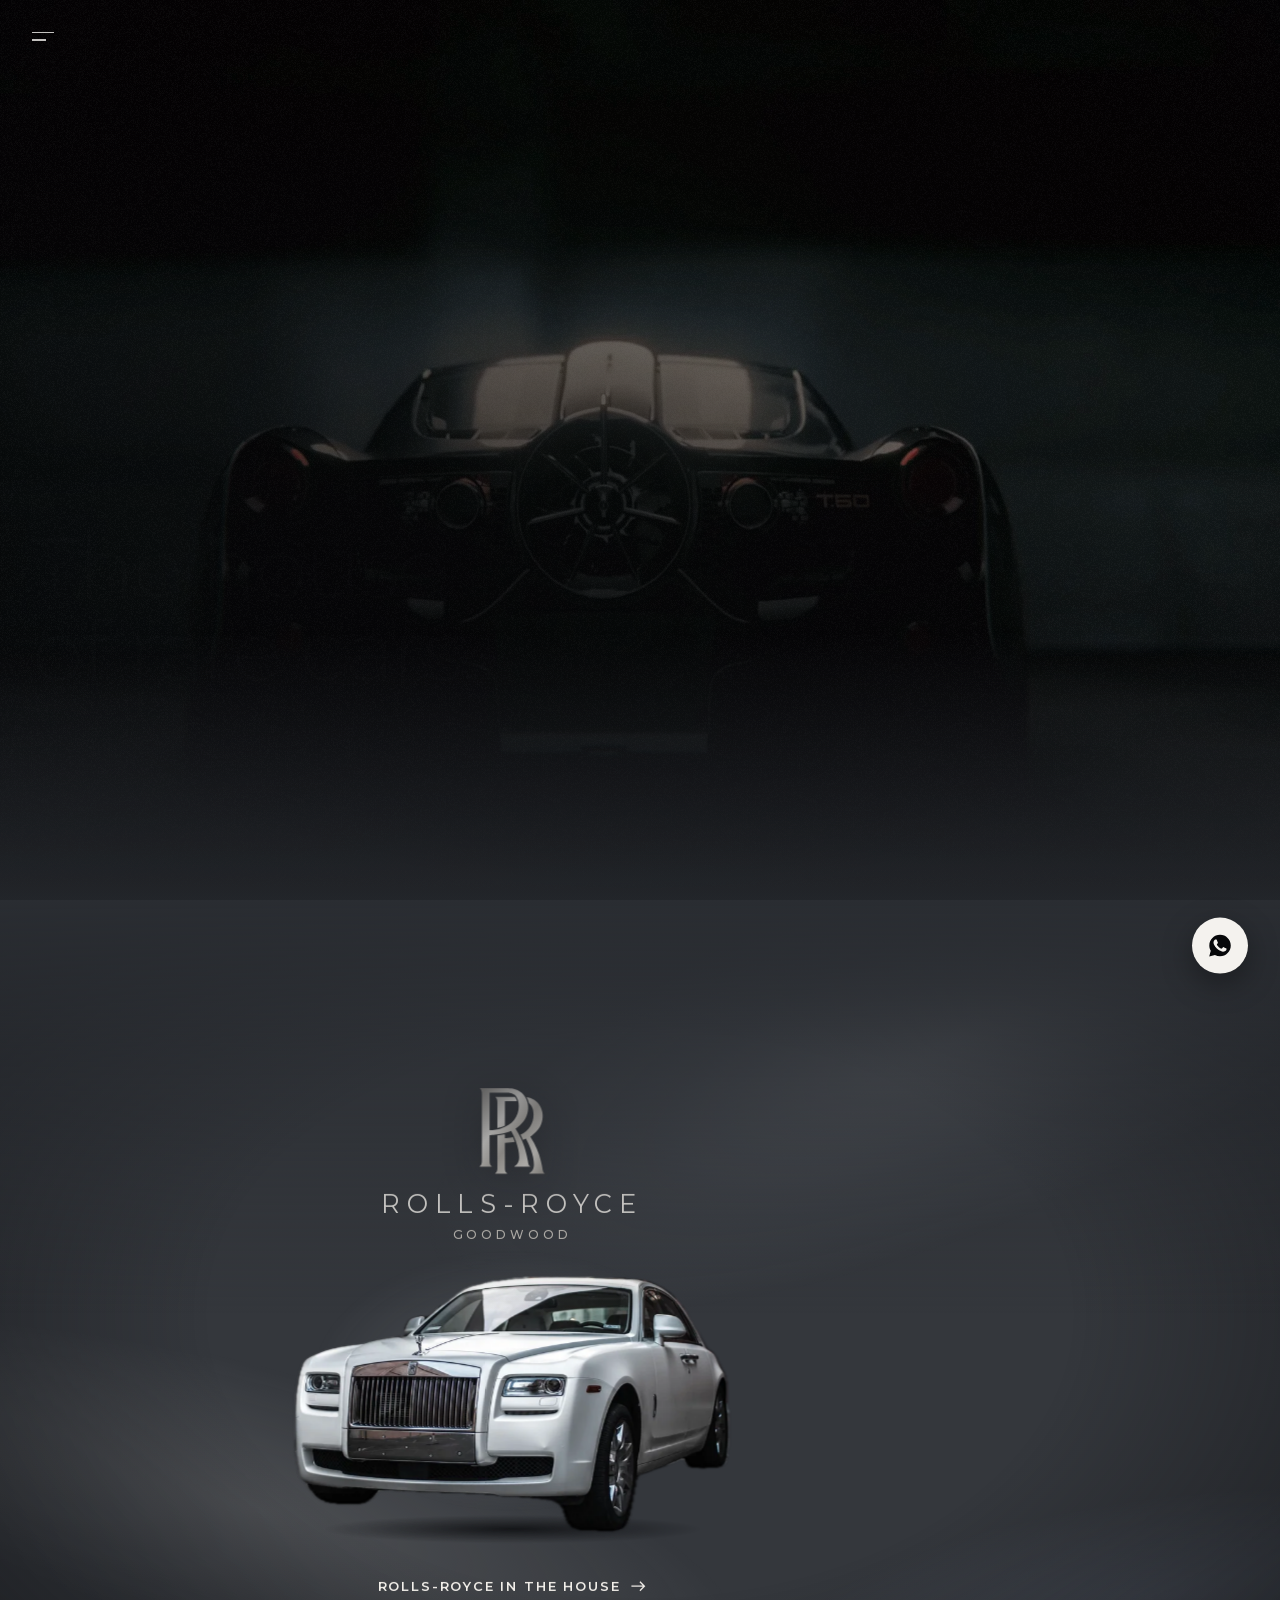
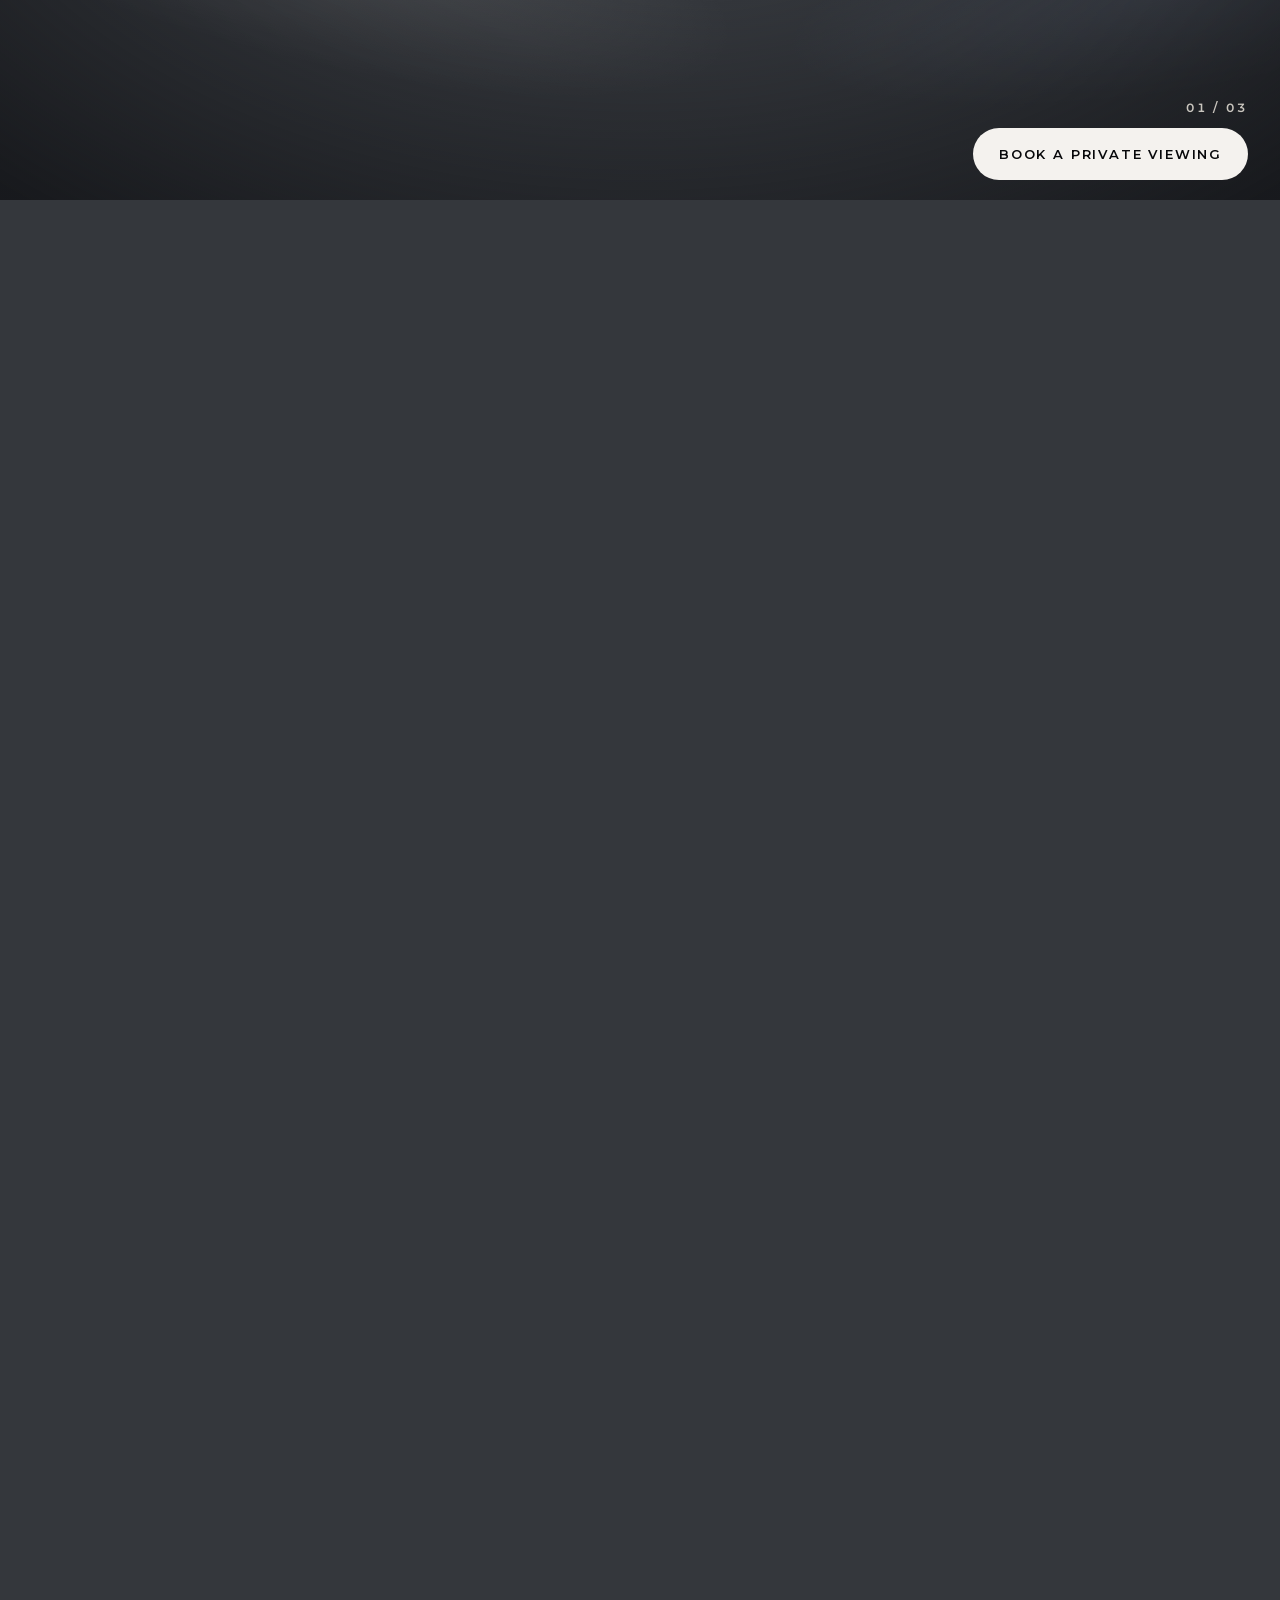
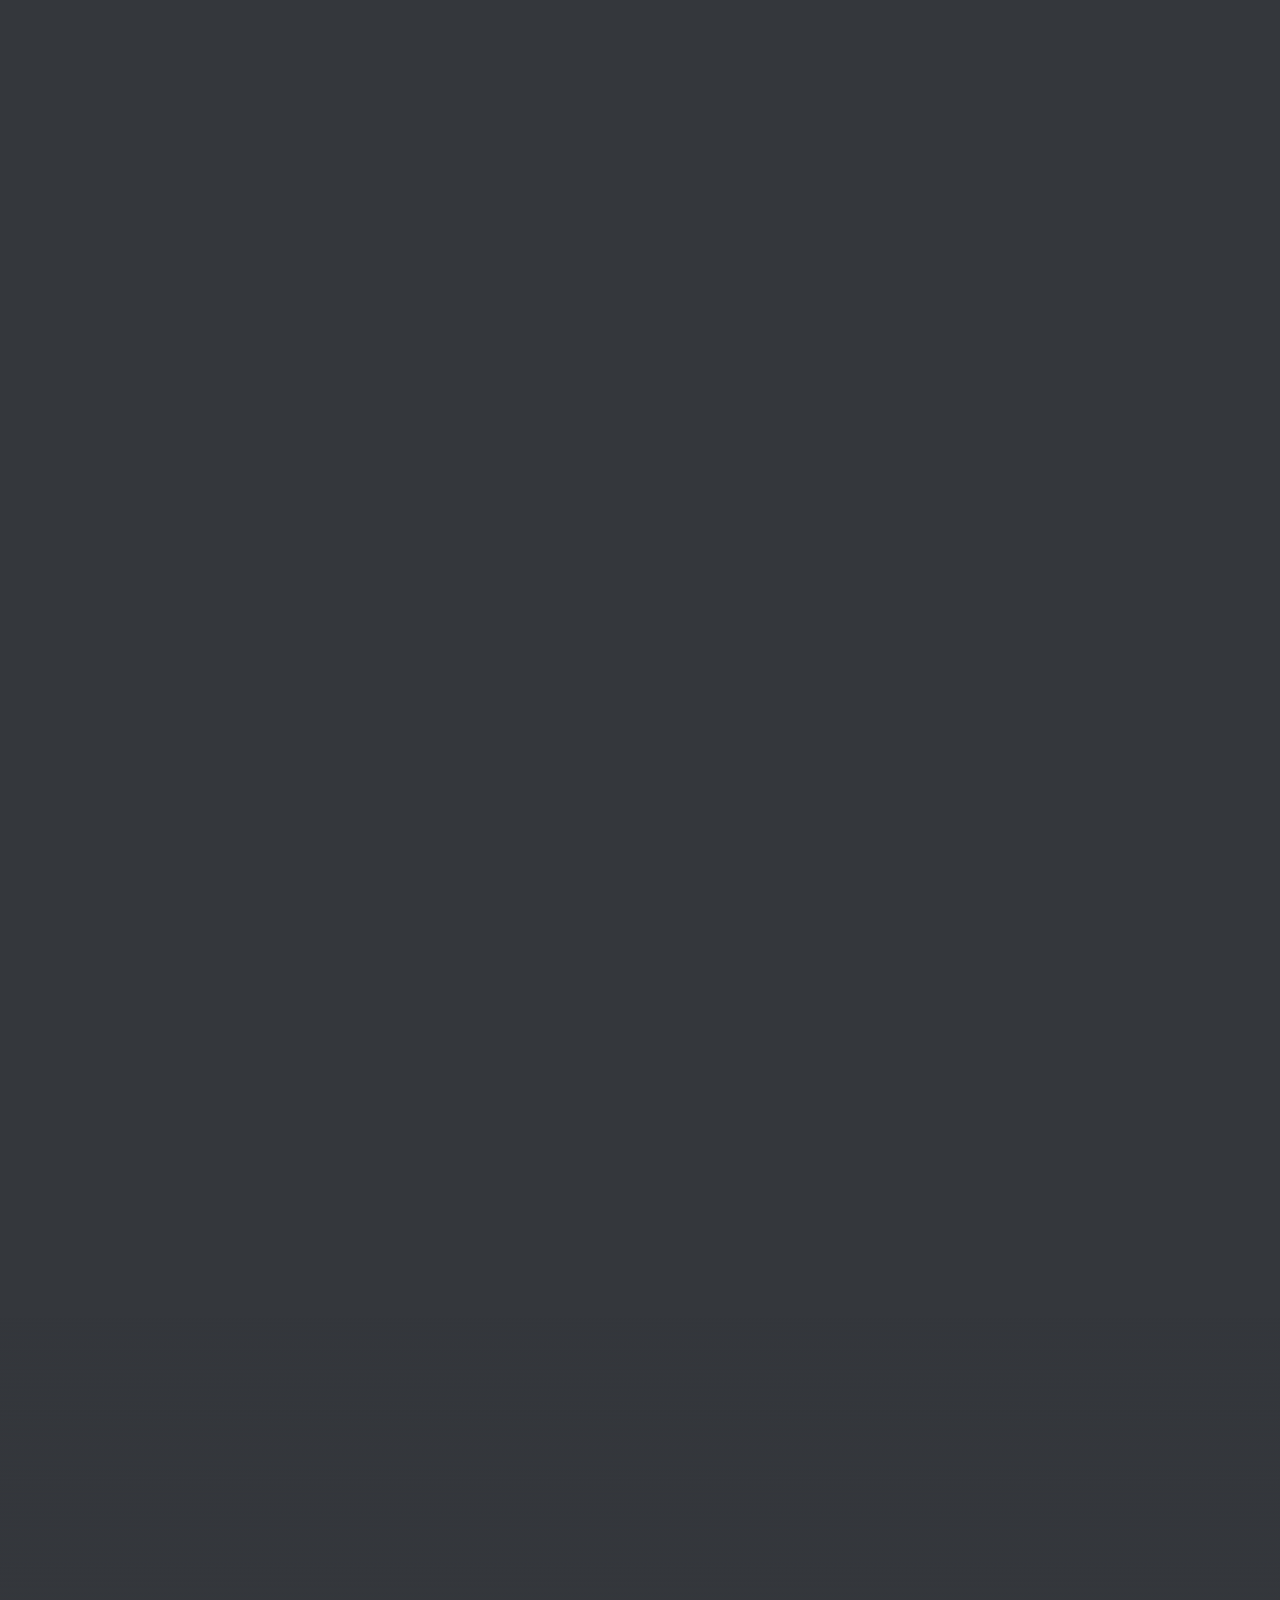
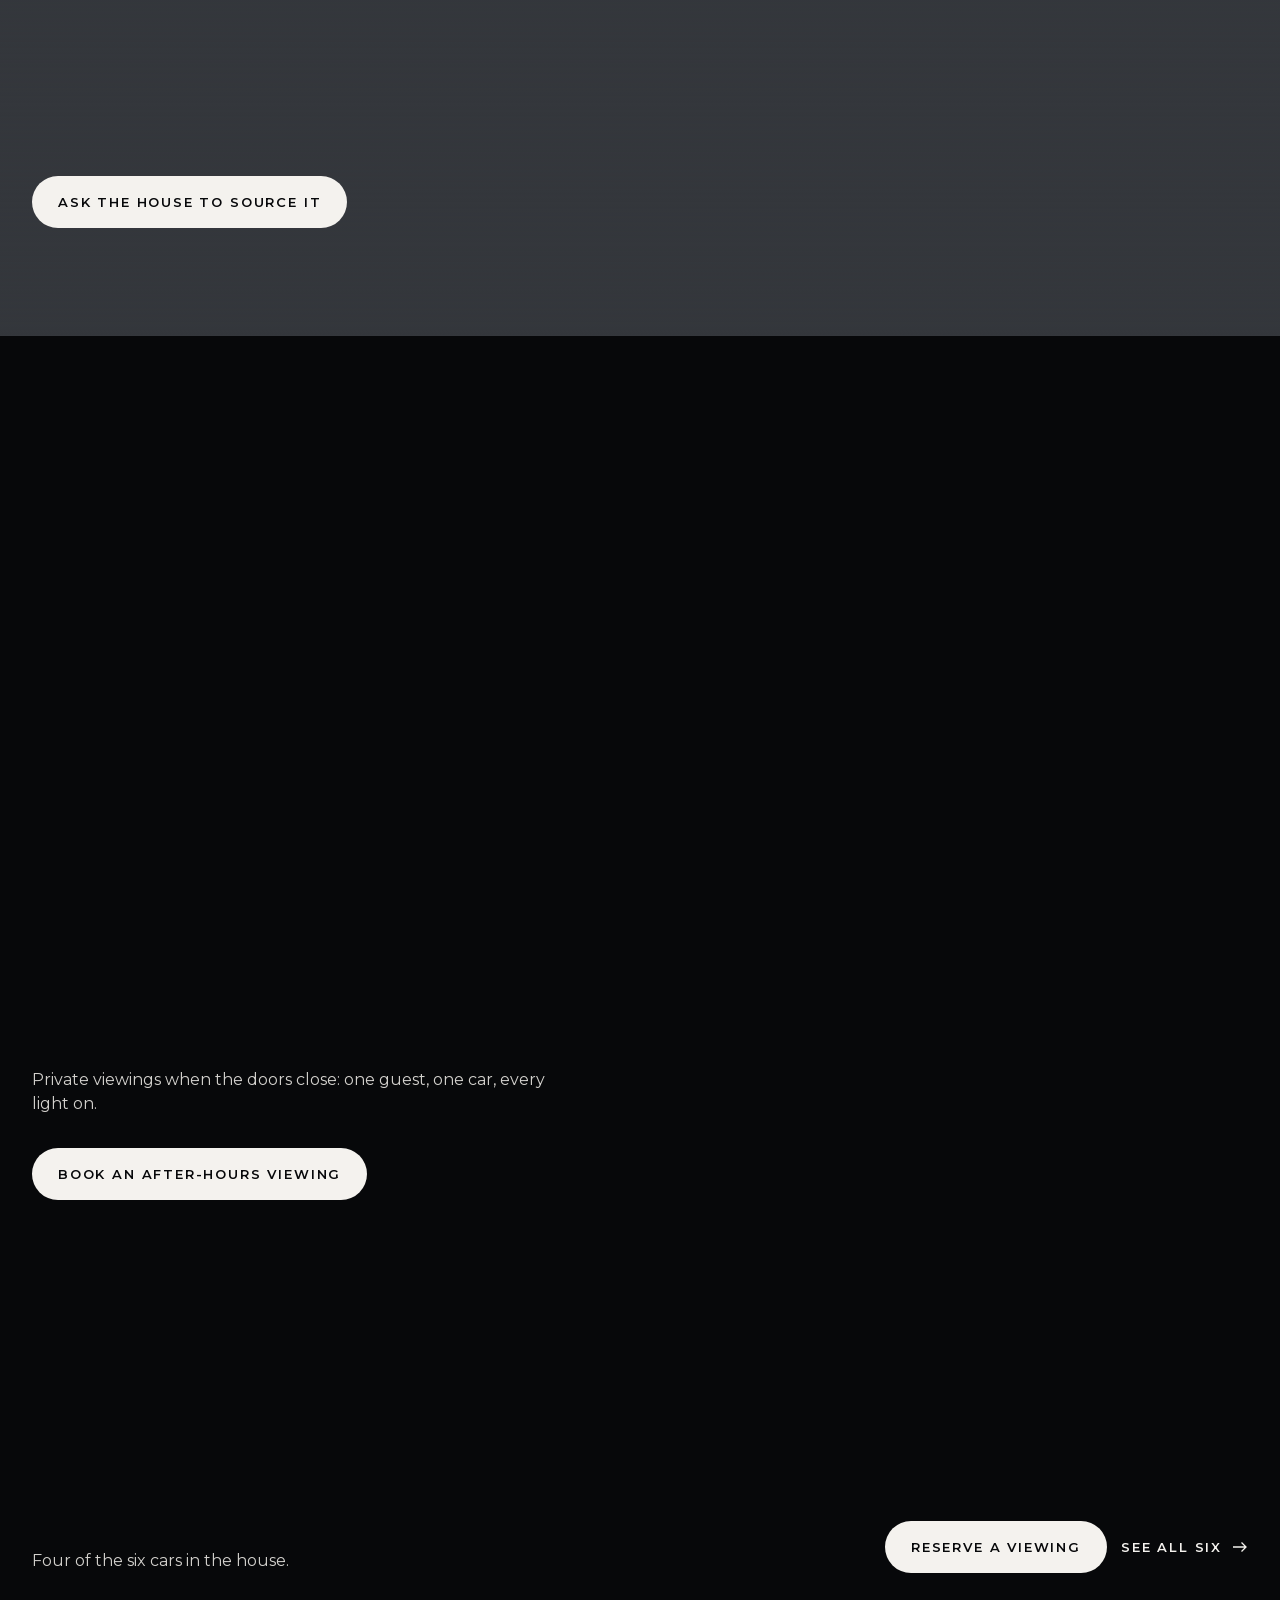
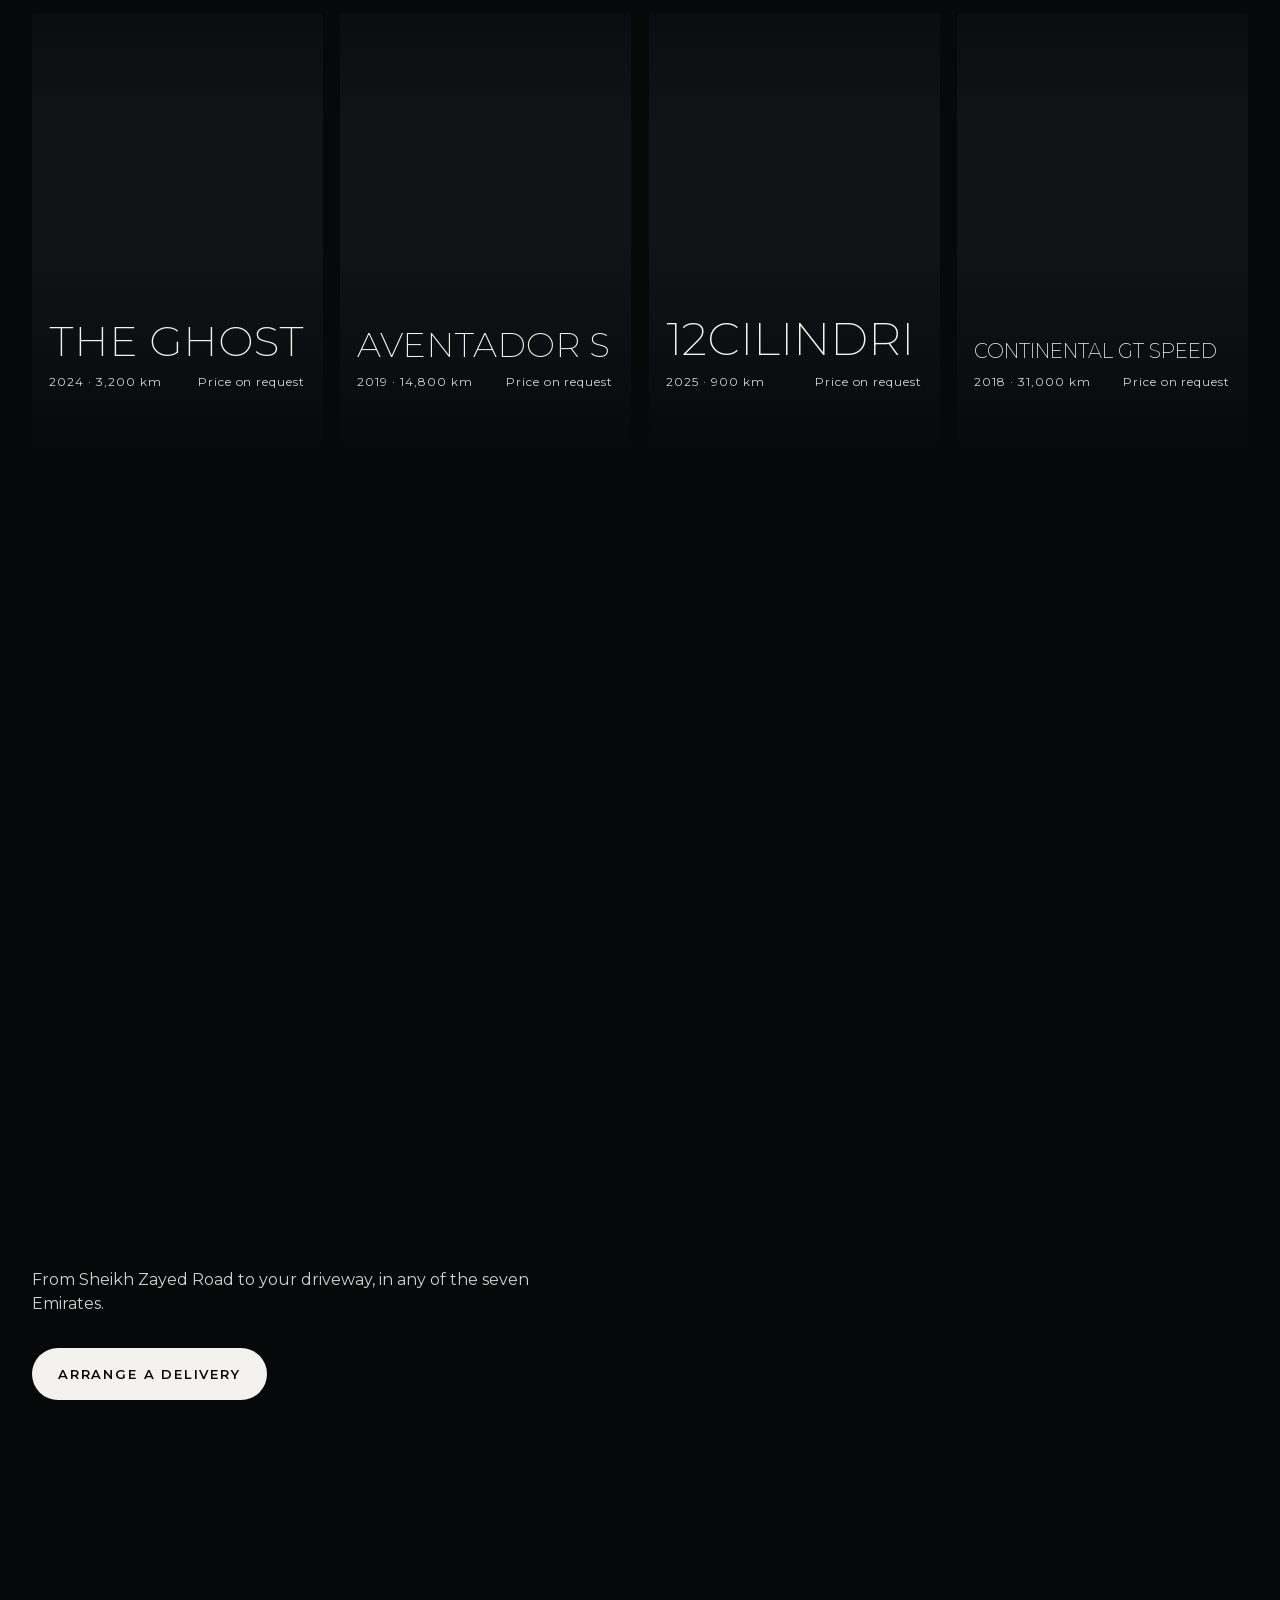
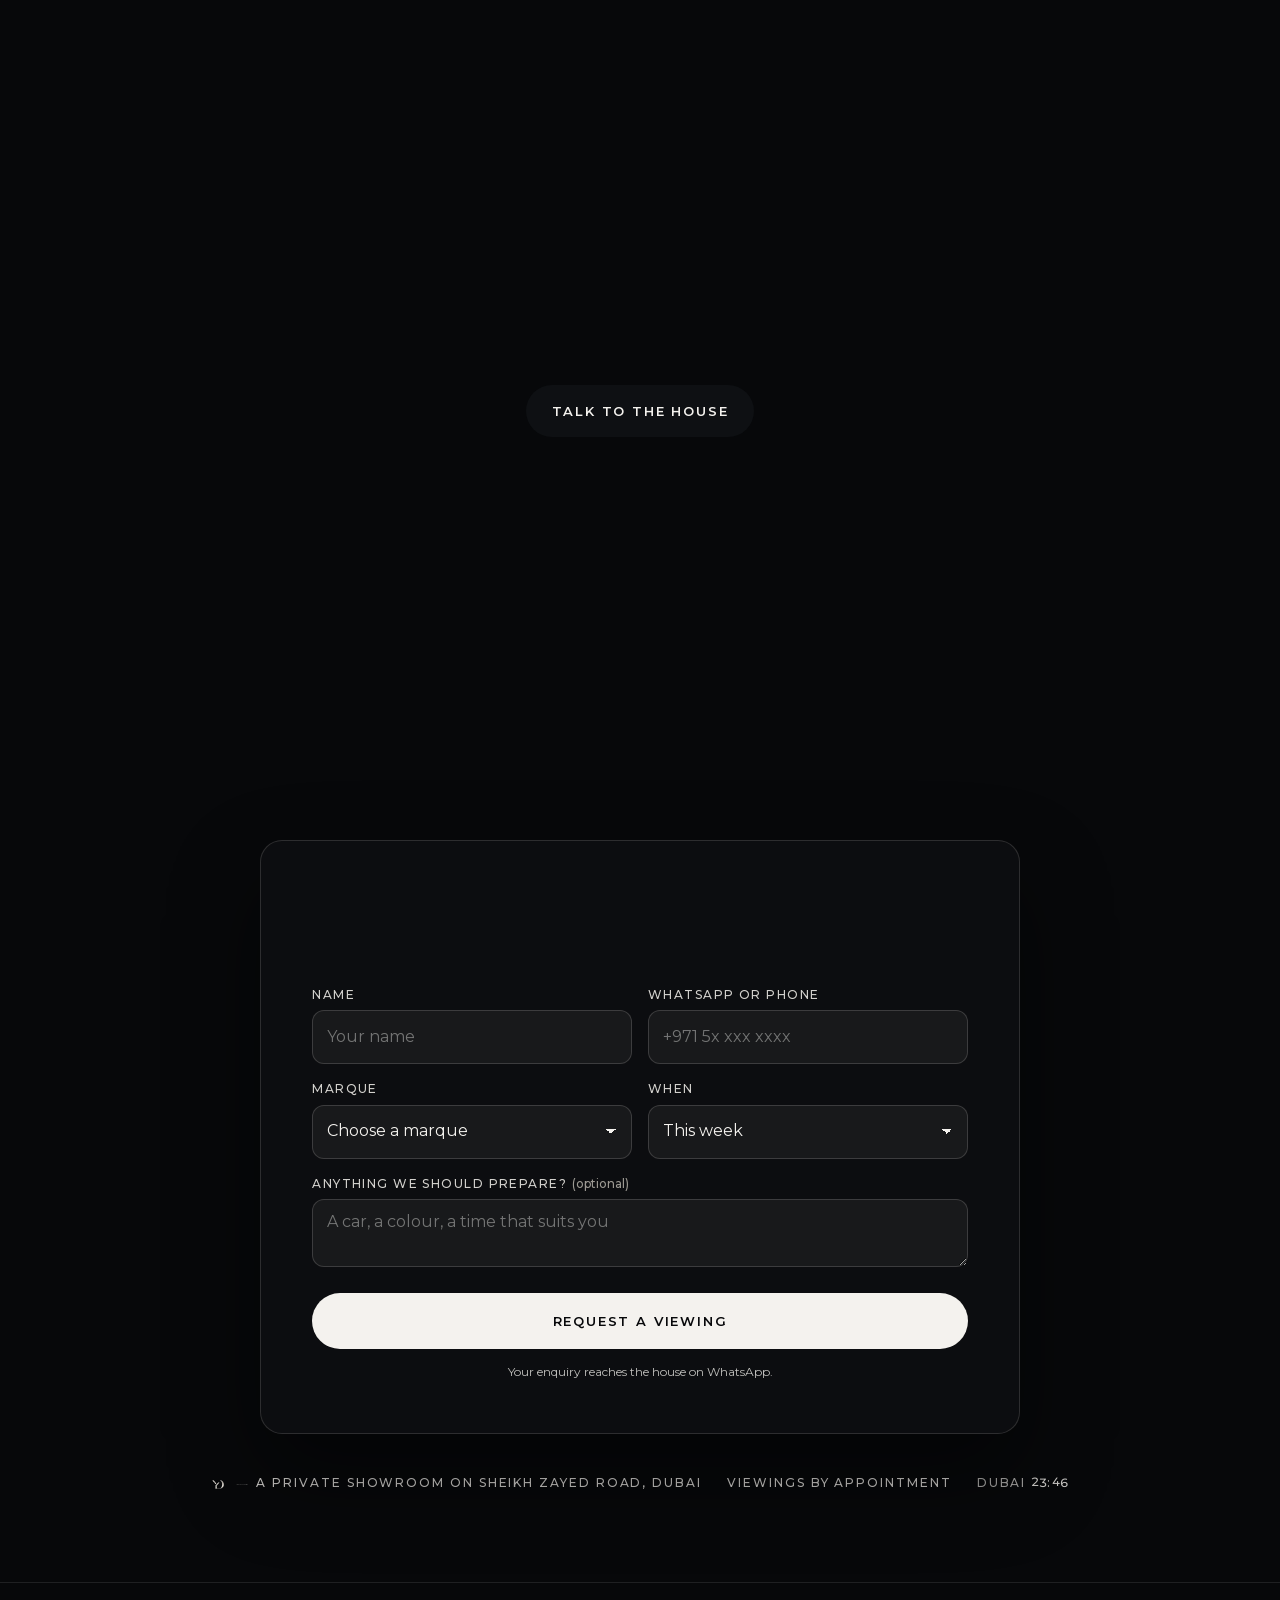
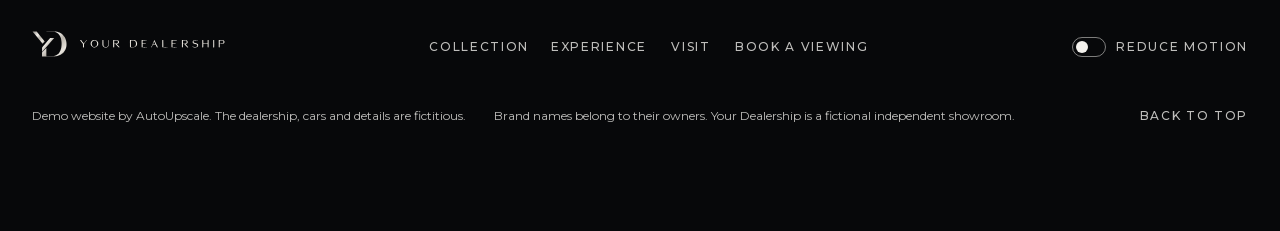
<file: index.html>
<!doctype html><html lang="en"><head><meta charset="utf-8"><meta name="robots" content="noindex, nofollow"><meta name="viewport" content="width=device-width,initial-scale=1"><title>Your Dealership · demo by AutoUpscale</title><meta http-equiv="refresh" content="0; url=demo/site/"></head><body style="background:#07080A;color:#F2EFEA;font-family:sans-serif"><p><a href="demo/site/" style="color:#F2EFEA">Your Dealership demo</a></p></body></html>
</file>
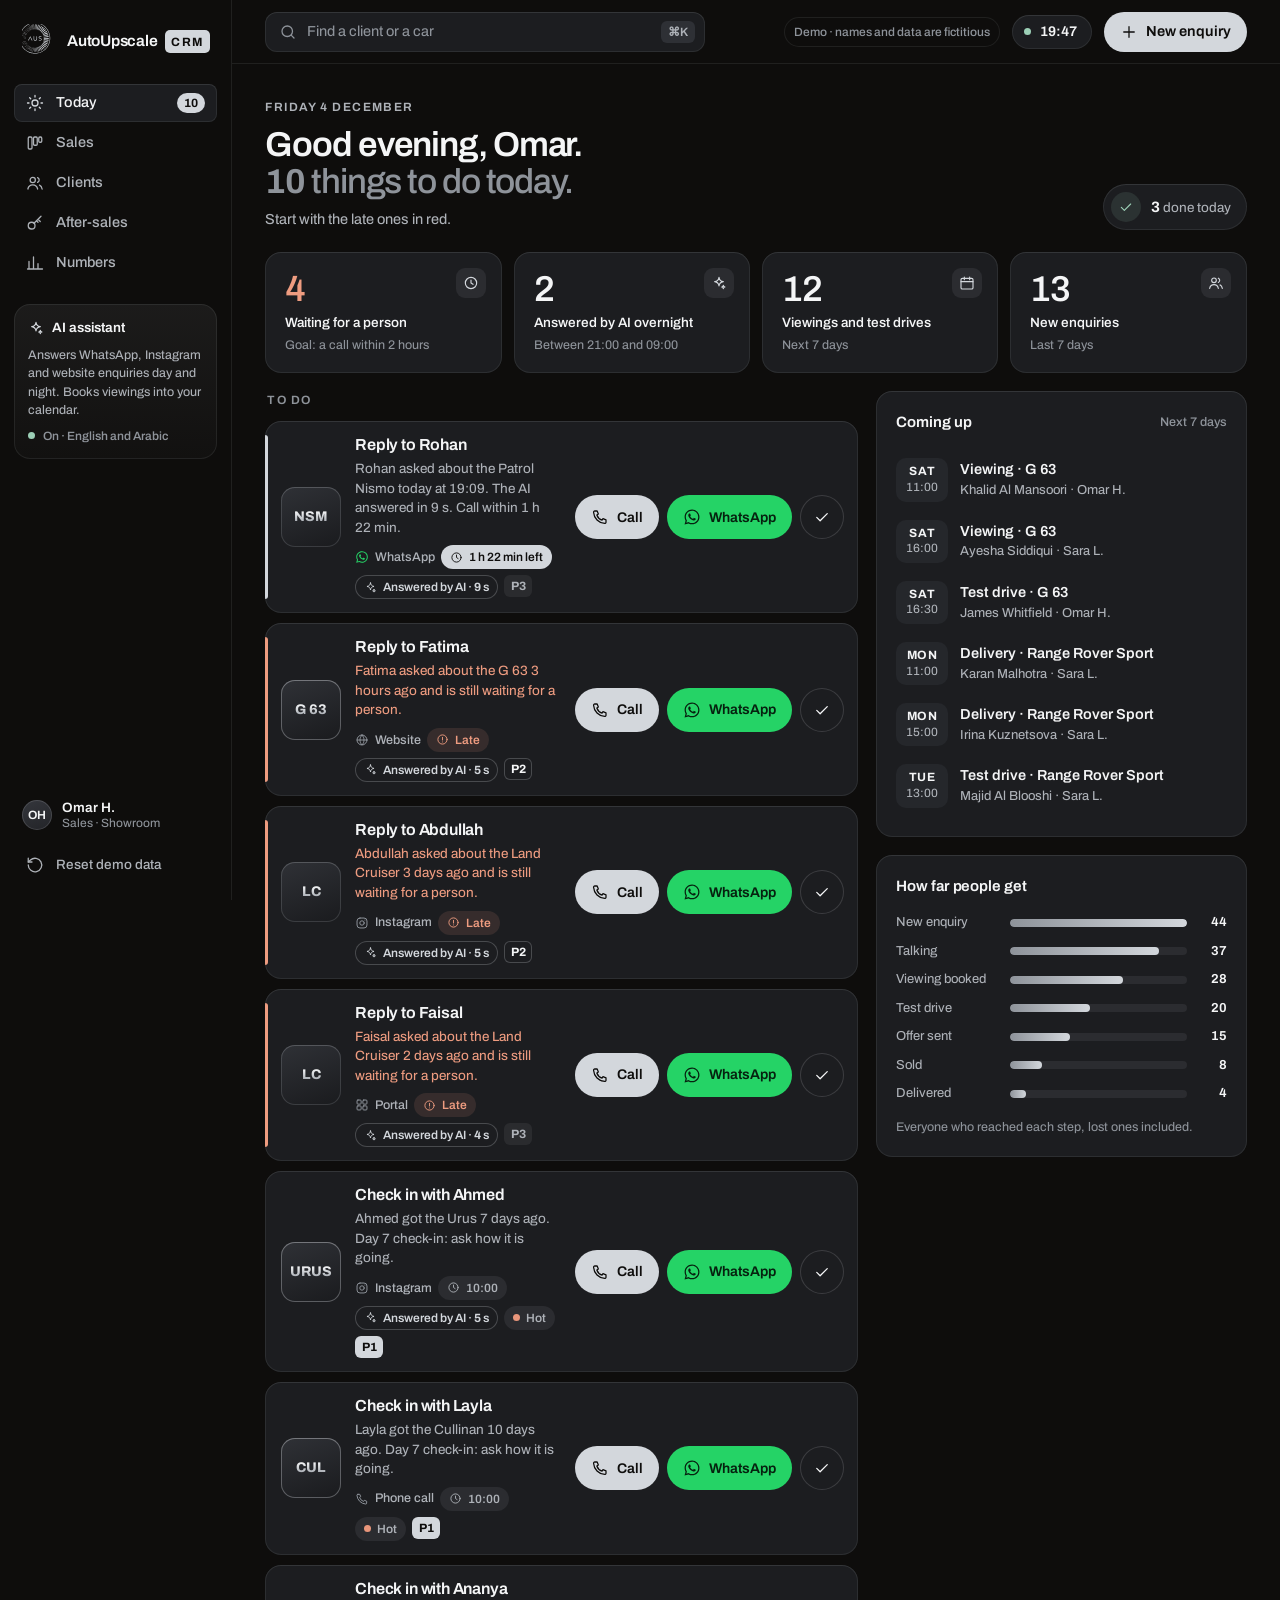
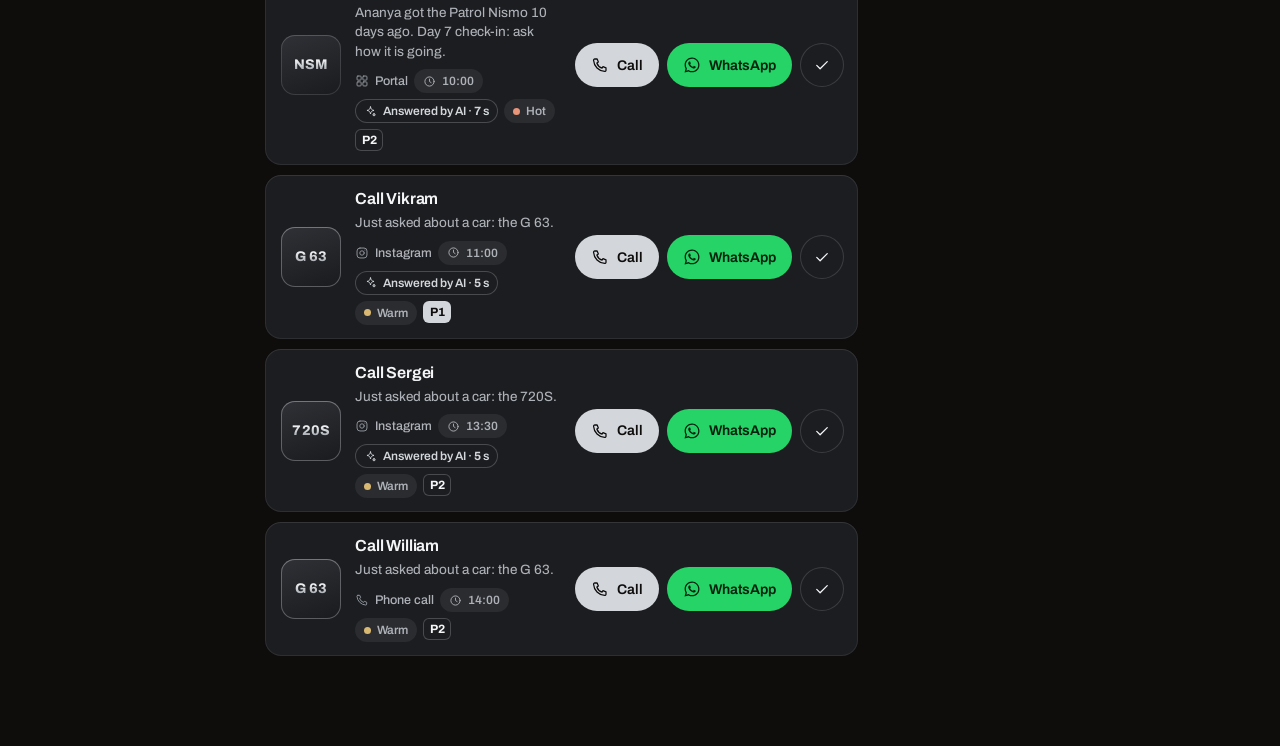
<file: demo/crm/index.html>
<!doctype html>
<html lang="en">
<head>
  <meta charset="utf-8">
  <meta name="viewport" content="width=device-width, initial-scale=1, viewport-fit=cover">
  <title>AutoUpscale CRM</title>
  <meta name="description" content="AutoUpscale CRM for car dealerships in the UAE: every enquiry answered by AI in seconds, followed up by your team, from WhatsApp to the keys.">
  <meta name="robots" content="noindex, nofollow">
  <meta name="theme-color" content="#0E0D0C">
  <link rel="icon" href="./favicon.svg" type="image/svg+xml">
  <link rel="icon" href="./favicon-32.png" sizes="32x32" type="image/png">
  <link rel="apple-touch-icon" href="./apple-touch-icon.png">
  <link rel="preload" href="./fonts/archivo-latin.woff2" as="font" type="font/woff2" crossorigin>
  <script type="module" crossorigin src="./assets/index-k4Qm7J0q.js"></script>
  <link rel="stylesheet" crossorigin href="./assets/index-DehOzcxt.css">
</head>
<body>
<a class="salta" href="#vista">Skip to content</a>
<div class="app" data-app>
  <aside class="lateral" aria-label="AutoUpscale CRM">
    <a class="marca" href="#today" aria-label="AutoUpscale CRM, today">
      <svg class="selo" viewBox="200 145 1646 1667" aria-hidden="true"><use href="#selo"/></svg>
      <span class="marca-nome">AutoUpscale<b>CRM</b></span>
    </a>
    <nav class="nav" aria-label="Sections">
      <a href="#today" data-ir="today"><svg><use href="#h-hoje"/></svg><span>Today</span><b class="conta" data-conta-hoje hidden></b></a>
      <a href="#pipeline" data-ir="pipeline"><svg><use href="#h-pipeline"/></svg><span>Sales</span></a>
      <a href="#clients" data-ir="clients"><svg><use href="#h-clientes"/></svg><span>Clients</span></a>
      <a href="#aftersales" data-ir="aftersales"><svg><use href="#h-chave"/></svg><span>After-sales</span></a>
      <a href="#insights" data-ir="insights"><svg><use href="#h-numeros"/></svg><span>Numbers</span></a>
    </nav>
    <div class="ia-cartao" aria-label="AI assistant status">
      <span class="ia-cartao-cab"><svg><use href="#i-ia"/></svg>AI assistant</span>
      <span class="ia-cartao-txt">Answers WhatsApp, Instagram and website enquiries day and night. Books viewings into your calendar.</span>
      <span class="ia-cartao-estado"><i class="ponto-vivo"></i>On · English and Arabic</span>
    </div>
    <div class="lateral-fim">
      <div class="eu"><span class="avatar pequeno" aria-hidden="true">OH</span><span><b>Omar H.</b><span>Sales · Showroom</span></span></div>
      <button class="fim-link" type="button" data-repor><svg><use href="#h-repor"/></svg><span>Reset demo data</span></button>
    </div>
  </aside>

  <div class="principal">
    <header class="topo">
      <a class="topo-marca" href="#today" aria-label="AutoUpscale CRM, today"><svg class="selo" viewBox="200 145 1646 1667" aria-hidden="true"><use href="#selo"/></svg></a>
      <button class="procura" type="button" data-abre-procura aria-keyshortcuts="Control+K Meta+K">
        <svg><use href="#h-procura"/></svg><span>Find a client or a car</span><kbd>⌘K</kbd>
      </button>
      <span class="demo-etq" role="note">Demo · names and data are fictitious</span>
      <span class="hora-viva" aria-label="Time now"><i class="ponto-vivo"></i><span class="hora-janela"><span data-hora>00:00</span></span></span>
      <button class="botao topo-novo" type="button" data-novo><svg><use href="#h-mais"/></svg><span>New enquiry</span></button>
    </header>
    <p class="demo-faixa" role="note">Demo · names and data are fictitious</p>
    <main id="vista" class="vista" tabindex="-1"></main>
  </div>

  <nav class="tabs" aria-label="Sections">
    <a href="#today" data-ir="today"><svg><use href="#h-hoje"/></svg><span>Today</span><b class="conta" data-conta-hoje hidden></b></a>
    <a href="#pipeline" data-ir="pipeline"><svg><use href="#h-pipeline"/></svg><span>Sales</span></a>
    <button type="button" class="tabs-mais" data-novo aria-label="New enquiry"><svg><use href="#h-mais"/></svg></button>
    <a href="#clients" data-ir="clients"><svg><use href="#h-clientes"/></svg><span>Clients</span></a>
    <a href="#insights" data-ir="insights" data-ir-mais><svg><use href="#h-numeros"/></svg><span>More</span></a>
  </nav>
</div>

<div class="gaveta" data-gaveta hidden>
  <div class="gaveta-fundo" data-fecha></div>
  <section class="gaveta-painel" role="dialog" aria-modal="true" aria-labelledby="g-nome" tabindex="-1"></section>
</div>
<div class="modal" data-modal hidden>
  <div class="modal-fundo" data-fecha></div>
  <div class="modal-painel" role="dialog" aria-modal="true" aria-label="Dialog" tabindex="-1"></div>
</div>
<div class="aviso" data-aviso role="status" aria-live="polite"></div>
<div class="palco" data-palco aria-hidden="true"></div>

<svg width="0" height="0" style="position:absolute" aria-hidden="true">
  <defs>
    <symbol id="selo" viewBox="200 145 1646 1667"><path class="selo-anel" transform="translate(1082 222)" d="M0 0L68 8L130 22L160 31L209 49L266 75L301 93L332 112L368 137L397 158L450 205L478 233L500 258L524 288L551 326L591 392L611 429L632 479L653 539L674 617L684 682L688 718L689 752L689 798L687 834L677 907L663 969L650 1009L633 1058L606 1114L569 1178L550 1206L528 1235L496 1273L469 1302L426 1342L372 1383L333 1408L302 1426L270 1442L224 1462L170 1482L92 1501L25 1512L-11 1514L-49 1515L-99 1515L-137 1512L-173 1508L-208 1502L-278 1484L-348 1460L-416 1427L-475 1392L-534 1348L-589 1300L-605 1283L-640 1243L-685 1181L-721 1121L-751 1058L-777 983L-794 917L-804 847L-807 795L-807 743L-805 709L-795 634L-779 564L-756 494L-726 424L-689 356L-666 320L-646 293L-601 237L-598 235L-593 229L-558 193L-554 192L-553 189L-525 165L-491 140L-428 99L-405 86L-366 66L-297 38L-222 16L-187 9L-152 3L-78 -2L-40 -2ZM-90 21L-160 27L-225 40L-292 60L-354 86L-392 105L-429 125L-480 160L-535 203L-537 206L-542 209L-586 254L-629 307L-657 348L-678 382L-710 442L-738 511L-759 577L-774 646L-783 723L-785 797L-779 869L-774 904L-767 940L-748 1003L-721 1072L-704 1106L-683 1144L-654 1188L-630 1220L-602 1254L-600 1254L-596 1260L-562 1295L-508 1342L-454 1379L-393 1414L-324 1445L-257 1467L-187 1483L-116 1492L-48 1493L20 1488L93 1476L163 1460L222 1440L258 1423L299 1402L323 1388L360 1364L417 1320L443 1295L470 1269L490 1247L514 1217L551 1165L572 1130L589 1099L615 1040L639 973L647 942L654 906L660 869L665 827L666 791L666 755L661 681L651 622L643 585L633 550L620 513L606 475L590 439L569 398L529 333L508 304L481 271L445 231L434 222L434 220L385 178L354 154L326 134L272 103L227 81L192 67L118 43L55 30L20 25L-16 22L-54 20Z"/><g class="selo-raios"><path transform="translate(1033 304)" d="M0 0L16 0L20 2L19 40L12 163L5 245L-10 246L-12 245L-12 241L-8 96L-3 4L-2 0Z"/><path transform="translate(1107 310)" d="M0 0L22 2L25 5L25 9L5 119L-19 243L-20 246L-24 247L-39 243L-38 233L-5 4L-4 0Z"/><path transform="translate(1181 323)" d="M0 0L19 5L30 10L14 65L-39 231L-44 244L-49 246L-64 241L-63 231L-31 107L-3 5Z"/><path transform="translate(1257 348)" d="M0 0L31 13L30 20L-7 104L-69 238L-72 239L-86 235L-90 232L-90 224L-37 88Z"/><path transform="translate(1332 382)" d="M0 0L7 3L33 18L32 23L-93 228L-95 231L-103 229L-115 223L-118 218L-46 82Z"/><path transform="translate(1405 428)" d="M0 0L7 4L32 23L33 25L31 30L-118 215L-121 218L-126 216L-141 206L-142 204L-140 199L-82 115Z"/><path transform="translate(1474 485)" d="M0 0L7 4L13 11L31 29L30 34L-34 96L-38 97L-39 100L-73 131L-75 134L-115 172L-142 197L-146 199L-146 201L-153 198L-156 195L-156 193L-161 190L-166 184L-167 182L-164 179L-119 128L-116 127L-113 122L-78 83L-76 83L-72 77Z"/><path transform="translate(1536 551)" d="M0 0L5 2L27 31L29 34L28 38L-171 181L-187 163L-186 157Z"/><path transform="translate(1592 627)" d="M0 0L4 4L17 27L22 40L-193 154L-200 147L-209 134L-200 126L-6 1Z"/><path transform="translate(1636 706)" d="M0 0L15 35L16 41L15 44L-207 128L-213 130L-214 129L-223 109L-224 105L-221 103L-46 19L-6 1Z"/><path transform="translate(1668 791)" d="M0 0L11 38L11 44L9 47L-223 101L-227 101L-227 100L-234 81L-234 75L-14 3Z"/><path transform="translate(1688 880)" d="M0 0L6 33L6 49L5 50L-219 69L-235 69L-235 67L-239 46L-238 42L-236 42Z"/><path transform="translate(1698 973)" d="M0 0L0 48L-3 50L-105 45L-238 37L-240 37L-241 33L-241 9L-239 9L-52 1L-6 -1Z"/><path transform="translate(1457 1042)" d="M0 0L237 23L236 36L231 70L228 72L222 71L-2 28L-3 28Z"/><path transform="translate(1449 1102)" d="M0 0L225 53L227 54L227 60L217 97L215 100L207 99L-4 29L-7 27L-7 23Z"/><path transform="translate(1432 1161)" d="M0 0L15 4L215 82L216 83L214 90L200 122L198 125L190 122L-8 27L-10 24L-10 22Z"/><path transform="translate(1407 1216)" d="M0 0L39 20L200 107L202 111L200 115L180 147L174 146L167 142L-11 25L-10 19Z"/><path transform="translate(1376 1267)" d="M0 0L17 10L182 132L183 134L177 142L157 167L150 164L81 106L80 103L75 100L-13 24L-15 19Z"/><path transform="translate(1338 1312)" d="M0 0L10 7L35 32L40 36L161 156L153 165L148 168L148 170L133 183L124 176L100 150L98 146L95 145L63 109L62 106L58 104L10 48L8 48L-16 21L-15 16Z"/><path transform="translate(1297 1352)" d="M0 0L75 93L134 169L135 172L132 176L110 192L106 193L103 191L-21 16L-17 10L-4 1Z"/><path transform="translate(1250 1385)" d="M0 0L47 74L112 182L109 186L84 199L83 200L76 188L-19 15L-20 9L-18 8L-6 1Z"/><path transform="translate(1202 1411)" d="M0 0L45 96L87 191L87 193L85 194L63 203L60 203L57 200L-19 9L-20 7L-8 0L-4 -1Z"/><path transform="translate(1152 1430)" d="M0 0L33 98L64 195L63 199L58 202L43 206L39 206L38 205L-18 9L-17 4L-4 -1Z"/><path transform="translate(1102 1442)" d="M0 0L17 76L40 203L33 206L19 208L18 207L15 195L-16 9L-16 3Z"/><path transform="translate(1052 1450)" d="M0 0L10 93L16 199L15 204L-1 205L-3 189L-9 108L-14 2L-14 0L-10 -1Z"/><path transform="translate(992 1450)" d="M0 0L10 1L11 2L11 8L10 102L6 200L5 204L-1 205L-10 203L-10 191L-5 56L-2 10Z"/><path transform="translate(945 1446)" d="M0 0L8 1L10 6L2 71L-17 200L-18 201L-26 200L-29 199L-30 195L-12 73Z"/><path transform="translate(900 1437)" d="M0 0L7 2L7 12L-40 195L-47 196L-50 193L-49 187L-19 67Z"/><path transform="translate(855 1424)" d="M0 0L6 1L7 4L-6 42L-59 184L-61 188L-66 187L-68 186L-66 178L-48 127Z"/><path transform="translate(813 1405)" d="M0 0L5 2L5 8L-77 173L-81 180L-85 178L-86 177L-84 171L-40 80Z"/><path transform="translate(773 1382)" d="M0 0L4 1L5 3L3 8L-99 170L-103 169L-104 168L-100 161L-64 101Z"/><path transform="translate(736 1355)" d="M0 0L4 2L-1 10L-115 157L-120 159L-117 152L-65 83Z"/><path transform="translate(701 1325)" d="M0 0L4 2L2 7L-78 88L-80 92L-129 143L-132 146L-134 146L-132 140L-53 55L-52 55Z"/><path transform="translate(670 1290)" d="M0 0L3 2L1 7L-25 28L-27 31L-124 113L-146 131L-149 132L-140 121Z"/><path transform="translate(643 1252)" d="M0 0L3 2L1 5L-2 8L-150 110L-160 116L-163 116L-162 113Z"/><path transform="translate(623 1212)" d="M0 0L-1 4L-8 8L-173 98L-178 99L-177 95L-6 0Z"/><path transform="translate(605 1171)" d="M0 0L-1 3L-6 6L-163 70L-191 79L-188 76L-6 0Z"/><path transform="translate(590 1127)" d="M0 0L0 4L-13 8L-164 53L-193 60L-199 61L-200 60L-42 11Z"/><path transform="translate(580 1083)" d="M0 0L-1 4L-3 5L-185 38L-203 39L-196 36L-6 -1Z"/><path transform="translate(574 1037)" d="M0 0L0 4L-4 4L-153 17L-209 20L-207 18L-199 17Z"/><path transform="translate(360 990)" d="M0 0L210 1L212 3L212 5L106 4L0 2Z"/><path transform="translate(364 922)" d="M0 0L208 23L210 23L210 27L148 21L14 4L0 2Z"/><path transform="translate(375 855)" d="M0 0L197 43L207 45L207 47L206 49L204 49L185 45L17 7L0 2Z"/><path transform="translate(392 790)" d="M0 0L14 3L194 62L201 66L202 67L201 69L185 66L0 2Z"/><path transform="translate(414 726)" d="M0 0L17 6L192 84L196 88L195 90L183 87L2 3L0 2Z"/><path transform="translate(442 664)" d="M0 0L7 3L46 24L187 106L187 112L171 105L2 3L0 2Z"/><path transform="translate(476 608)" d="M0 0L7 3L25 16L168 118L179 127L178 128L175 131L169 127L0 2Z"/><path transform="translate(514 554)" d="M0 0L25 20L109 93L111 96L114 98L158 136L158 138L166 143L167 145L165 148L160 148L124 116L124 114L119 111L103 97L101 94L98 92L2 5L-1 1Z"/><path transform="translate(556 505)" d="M0 0L5 3L16 14L128 132L131 134L154 159L155 162L154 164L150 166L135 148L131 146L90 101L88 97L85 96L1 4Z"/><path transform="translate(604 460)" d="M0 0L16 18L79 98L137 174L139 179L137 182L133 181L130 179L41 61L38 54L35 52L0 6Z"/><path transform="translate(658 421)" d="M0 0L83 129L120 188L121 192L117 196L115 197L104 180L-4 5L-5 2Z"/><path transform="translate(712 386)" d="M0 0L6 8L72 136L103 201L104 207L102 209L96 210L95 208L-4 7L-5 4Z"/><path transform="translate(775 357)" d="M0 0L41 104L73 188L82 214L82 218L79 220L73 220L71 218L-10 5L-6 1Z"/><path transform="translate(840 334)" d="M0 0L29 102L59 220L60 228L54 230L49 230L46 222L-11 10L-12 2Z"/><path transform="translate(908 316)" d="M0 0L19 110L35 225L36 237L28 239L24 239L21 228L1 112L-14 15L-15 3L-10 1Z"/><path transform="translate(978 307)" d="M0 0L3 28L10 145L12 231L12 241L-1 243L-4 236L-6 200L-18 3L-18 1L-6 -1Z"/></g><g class="selo-letras"><path transform="translate(794 886)" d="M0 0L2 0L40 77L102 202L106 214L81 214L75 212L2 54L0 54L-76 212L-83 215L-105 214L-104 207L-97 193Z"/><path transform="translate(966 890)" d="M0 0L20 1L20 135L21 149L24 159L39 181L57 189L76 192L96 190L109 184L120 176L128 162L132 149L134 131L135 15L136 1L139 0L161 1L162 120L160 150L155 167L147 183L137 196L124 206L110 212L94 216L72 217L57 216L41 211L27 203L15 193L6 182L1 172L-3 160L-6 131L-6 3L-4 0Z"/><path transform="translate(1342 906)" d="M0 0L1 4L-1 7L-12 19L-15 21L-33 9L-48 4L-66 2L-83 5L-94 11L-100 18L-105 27L-106 37L-105 45L-103 52L-93 62L-80 68L-44 79L-27 86L-14 94L-2 105L5 119L9 139L7 155L-2 172L-13 184L-26 193L-41 198L-57 201L-75 201L-95 198L-110 193L-127 182L-140 173L-136 166L-124 152L-121 152L-105 165L-91 172L-74 176L-56 175L-40 171L-29 163L-23 153L-20 139L-21 131L-24 124L-29 117L-35 113L-50 106L-82 96L-101 89L-113 82L-123 72L-133 54L-135 41L-132 23L-124 5L-113 -7L-98 -16L-84 -21L-69 -23L-51 -22L-31 -17L-15 -10Z"/></g></symbol>
    <symbol id="h-hoje" viewBox="0 0 24 24"><circle cx="12" cy="12" r="4"/><path d="M12 2v2M12 20v2M4.9 4.9l1.4 1.4M17.7 17.7l1.4 1.4M2 12h2M20 12h2M4.9 19.1l1.4-1.4M17.7 6.3l1.4-1.4"/></symbol>
    <symbol id="h-pipeline" viewBox="0 0 24 24"><rect x="3" y="4" width="5" height="16" rx="1.5"/><rect x="10" y="4" width="5" height="11" rx="1.5"/><rect x="17" y="4" width="4" height="7" rx="1.5"/></symbol>
    <symbol id="h-clientes" viewBox="0 0 24 24"><circle cx="9" cy="8" r="3.5"/><path d="M2.5 20c.8-3.6 3.4-5.5 6.5-5.5s5.7 1.9 6.5 5.5"/><path d="M15.5 4.8a3.5 3.5 0 0 1 0 6.4M18 14.8c1.8.7 3 2.4 3.5 5.2"/></symbol>
    <symbol id="h-chave" viewBox="0 0 24 24"><circle cx="7.5" cy="15.5" r="4.5"/><path d="m10.7 12.3 9.3-9.3M16 7l3 3M14 9l2 2"/></symbol>
    <symbol id="h-numeros" viewBox="0 0 24 24"><path d="M4 20V10M10 20V4M16 20v-7M22 20H2"/></symbol>
    <symbol id="h-procura" viewBox="0 0 24 24"><circle cx="11" cy="11" r="7"/><path d="m20 20-3.5-3.5"/></symbol>
    <symbol id="h-mais" viewBox="0 0 24 24"><path d="M12 5v14M5 12h14"/></symbol>
    <symbol id="h-repor" viewBox="0 0 24 24"><path d="M3 12a9 9 0 1 0 3-6.7L3 8"/><path d="M3 3v5h5"/></symbol>
    <symbol id="h-fecha" viewBox="0 0 24 24"><path d="M6 6l12 12M18 6 6 18"/></symbol>
    <symbol id="h-tel" viewBox="0 0 24 24"><path d="M5 4h3.2l1.6 4-2 1.3a11 11 0 0 0 6.9 6.9l1.3-2 4 1.6V19a1.6 1.6 0 0 1-1.7 1.6A16 16 0 0 1 3.4 5.7 1.6 1.6 0 0 1 5 4Z"/></symbol>
    <symbol id="h-mail" viewBox="0 0 24 24"><rect x="3" y="5" width="18" height="14" rx="2"/><path d="m3 7 9 6 9-6"/></symbol>
    <symbol id="h-cal" viewBox="0 0 24 24"><rect x="3" y="5" width="18" height="16" rx="2"/><path d="M3 10h18M8 3v4M16 3v4"/></symbol>
    <symbol id="h-seta" viewBox="0 0 24 24"><path d="M5 12h14M13 6l6 6-6 6"/></symbol>
    <symbol id="h-visto" viewBox="0 0 24 24"><path d="m5 12.5 4.5 4.5L19 7.5"/></symbol>
    <symbol id="h-relogio" viewBox="0 0 24 24"><circle cx="12" cy="12" r="8.5"/><path d="M12 7.5V12l3 2"/></symbol>
    <symbol id="h-site" viewBox="0 0 24 24"><circle cx="12" cy="12" r="8.5"/><path d="M3.5 12h17M12 3.5c2.3 2.4 3.4 5.2 3.4 8.5s-1.1 6.1-3.4 8.5c-2.3-2.4-3.4-5.2-3.4-8.5s1.1-6.1 3.4-8.5Z"/></symbol>
    <symbol id="h-insta" viewBox="0 0 24 24"><rect x="3.5" y="3.5" width="17" height="17" rx="5"/><circle cx="12" cy="12" r="3.8"/><path d="M17 7h.01"/></symbol>
    <symbol id="h-loja" viewBox="0 0 24 24"><path d="M4 21V10M20 21V10M2.5 10 5 4h14l2.5 6h-19ZM9 21v-6h6v6"/></symbol>
    <symbol id="h-portal" viewBox="0 0 24 24"><rect x="3.5" y="3.5" width="7" height="7" rx="1.5"/><rect x="13.5" y="3.5" width="7" height="7" rx="1.5"/><rect x="3.5" y="13.5" width="7" height="7" rx="1.5"/><rect x="13.5" y="13.5" width="7" height="7" rx="1.5"/></symbol>
    <symbol id="h-alerta" viewBox="0 0 24 24"><path d="M12 8v5M12 16.5h.01"/><circle cx="12" cy="12" r="8.5"/></symbol>
    <symbol id="i-ia" viewBox="0 0 24 24"><path d="M12 3.5c.5 3.9 2.6 6 6.5 6.5-3.9.5-6 2.6-6.5 6.5-.5-3.9-2.6-6-6.5-6.5 3.9-.5 6-2.6 6.5-6.5Z"/><path d="M18.5 15.5c.2 1.6 1 2.4 2.5 2.5-1.5.2-2.3 1-2.5 2.5-.2-1.5-1-2.3-2.5-2.5 1.5-.1 2.3-.9 2.5-2.5Z"/></symbol>
    <symbol id="i-wa" viewBox="0 0 24 24"><path fill="currentColor" stroke="none" d="M12.04 2C6.58 2 2.13 6.45 2.13 11.91c0 1.75.46 3.45 1.32 4.95L2.05 22l5.25-1.38a9.9 9.9 0 0 0 4.74 1.2h.01c5.46 0 9.9-4.45 9.9-9.91 0-2.65-1.03-5.14-2.9-7.01A9.82 9.82 0 0 0 12.04 2Zm0 18.15h-.01a8.23 8.23 0 0 1-4.19-1.15l-.3-.18-3.12.82.83-3.04-.2-.31a8.2 8.2 0 0 1-1.26-4.38c0-4.54 3.7-8.23 8.25-8.23 2.2 0 4.27.86 5.83 2.42a8.18 8.18 0 0 1 2.41 5.82c0 4.54-3.7 8.23-8.24 8.23Zm4.52-6.16c-.25-.12-1.47-.72-1.69-.81-.23-.08-.39-.12-.56.13-.16.25-.64.81-.78.97-.14.17-.29.19-.54.06-.25-.12-1.05-.39-1.99-1.23-.74-.66-1.23-1.47-1.38-1.72-.14-.25-.02-.38.11-.51.11-.11.25-.29.37-.43.13-.15.17-.25.25-.42.08-.17.04-.31-.02-.43-.06-.13-.56-1.35-.77-1.84-.2-.48-.41-.42-.56-.43h-.48c-.17 0-.43.06-.66.31-.22.25-.86.85-.86 2.07 0 1.22.89 2.4 1.01 2.56.12.17 1.75 2.67 4.23 3.74.59.26 1.05.41 1.41.52.59.19 1.13.16 1.56.1.48-.07 1.47-.6 1.67-1.18.21-.58.21-1.07.14-1.18-.06-.1-.22-.16-.47-.29Z"/></symbol>
  </defs>
</svg>
</body>
</html>
</file>
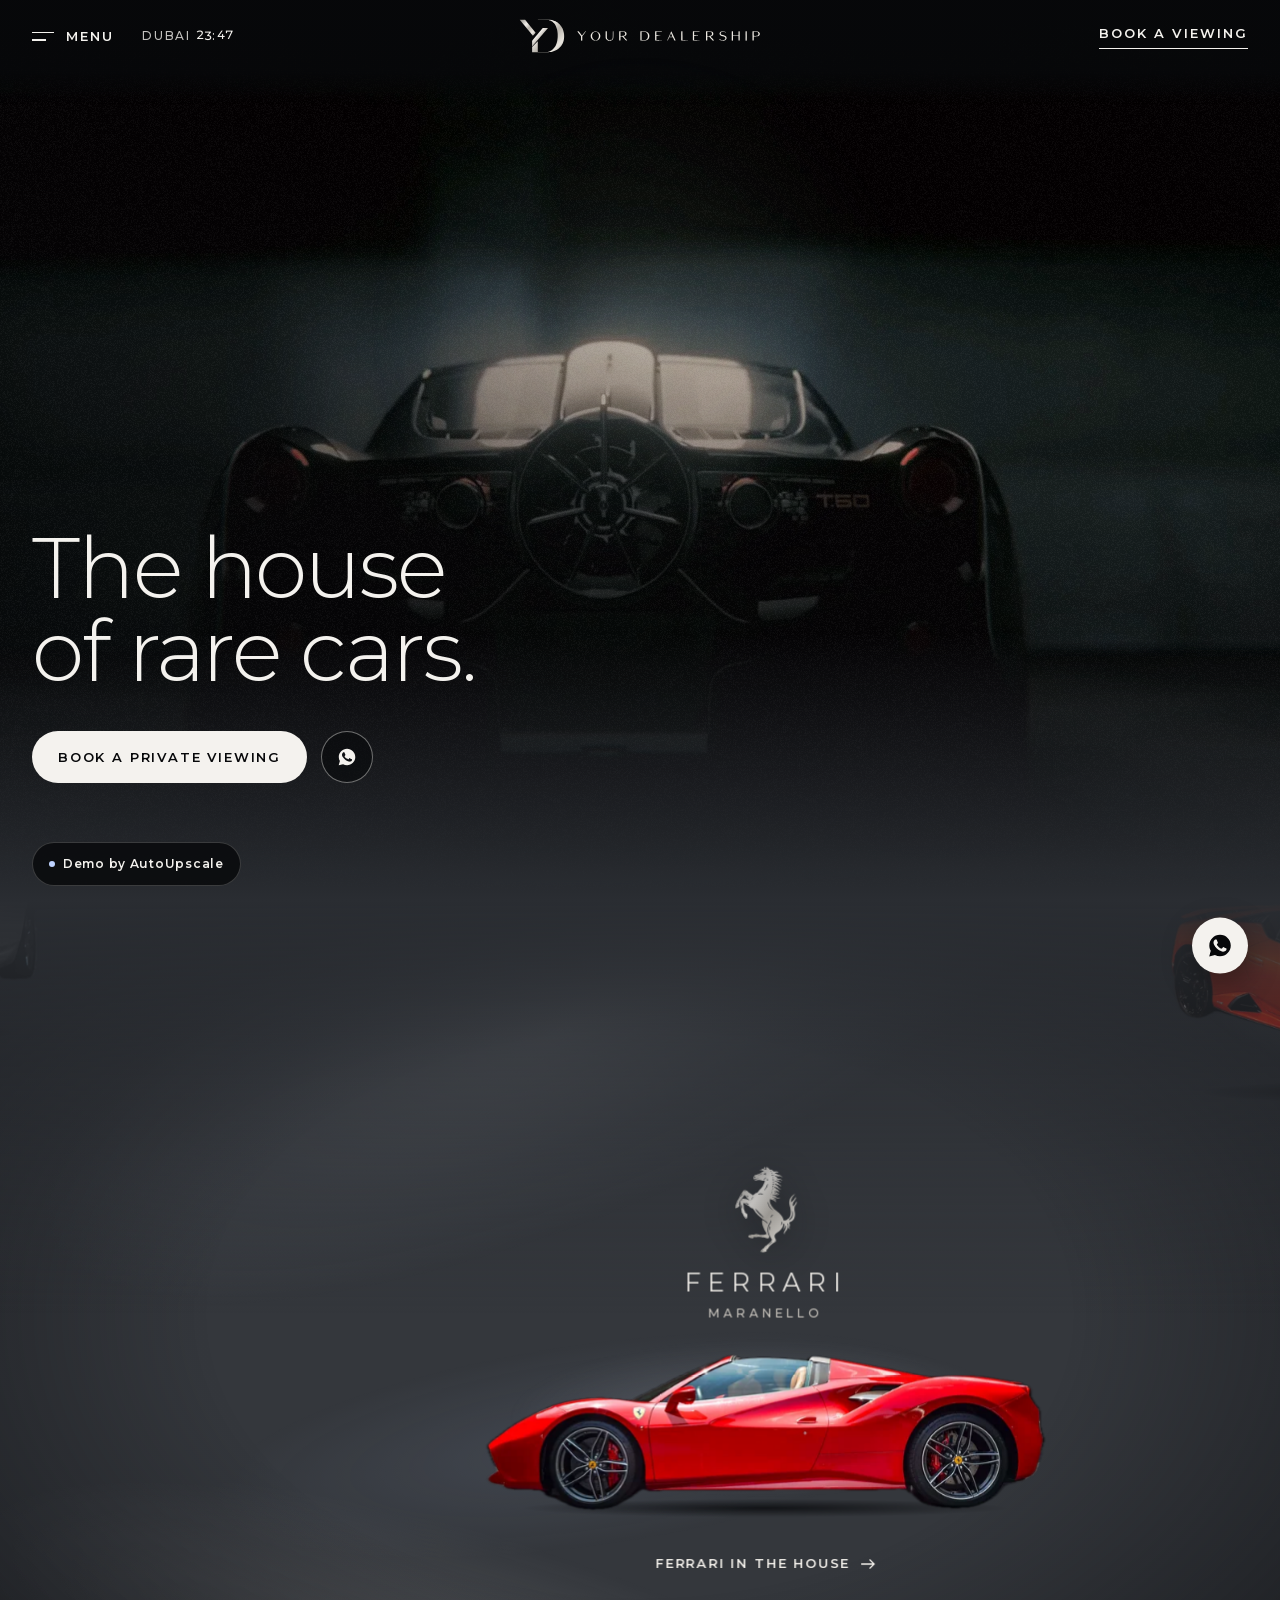
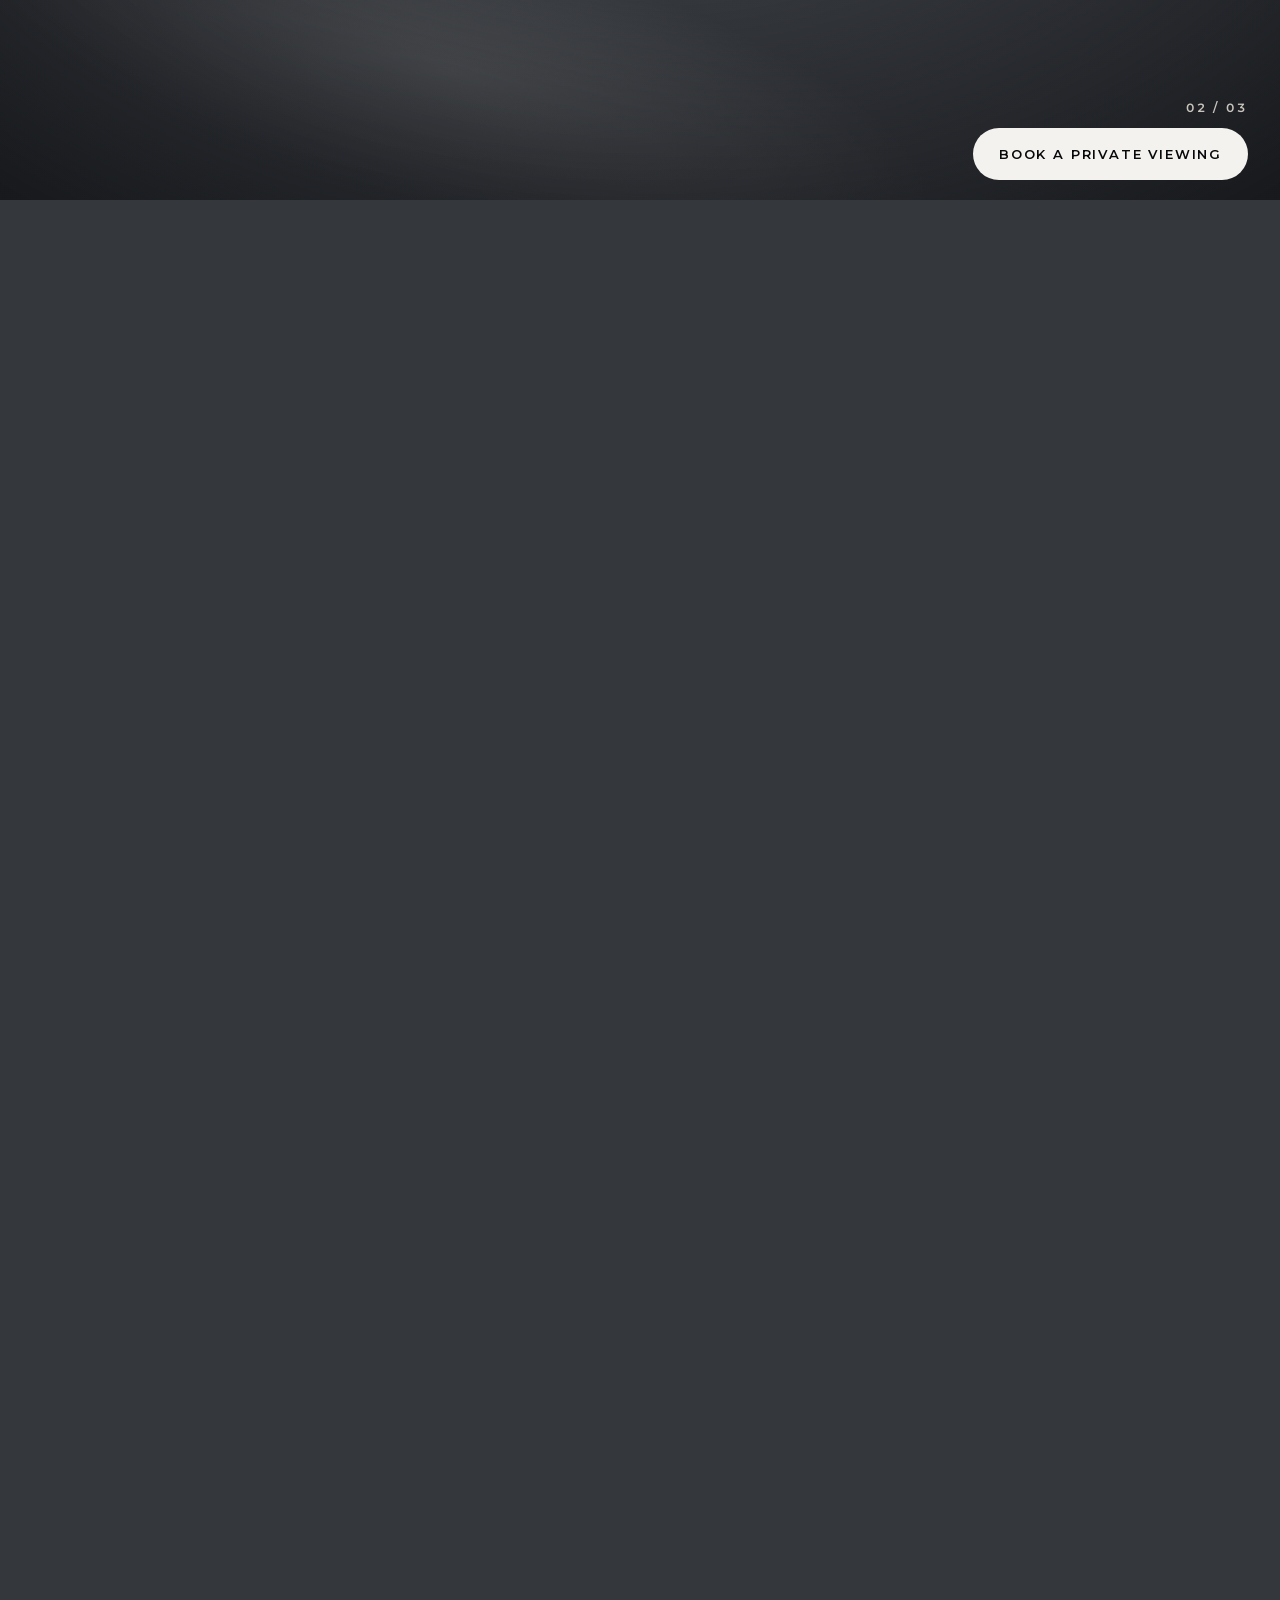
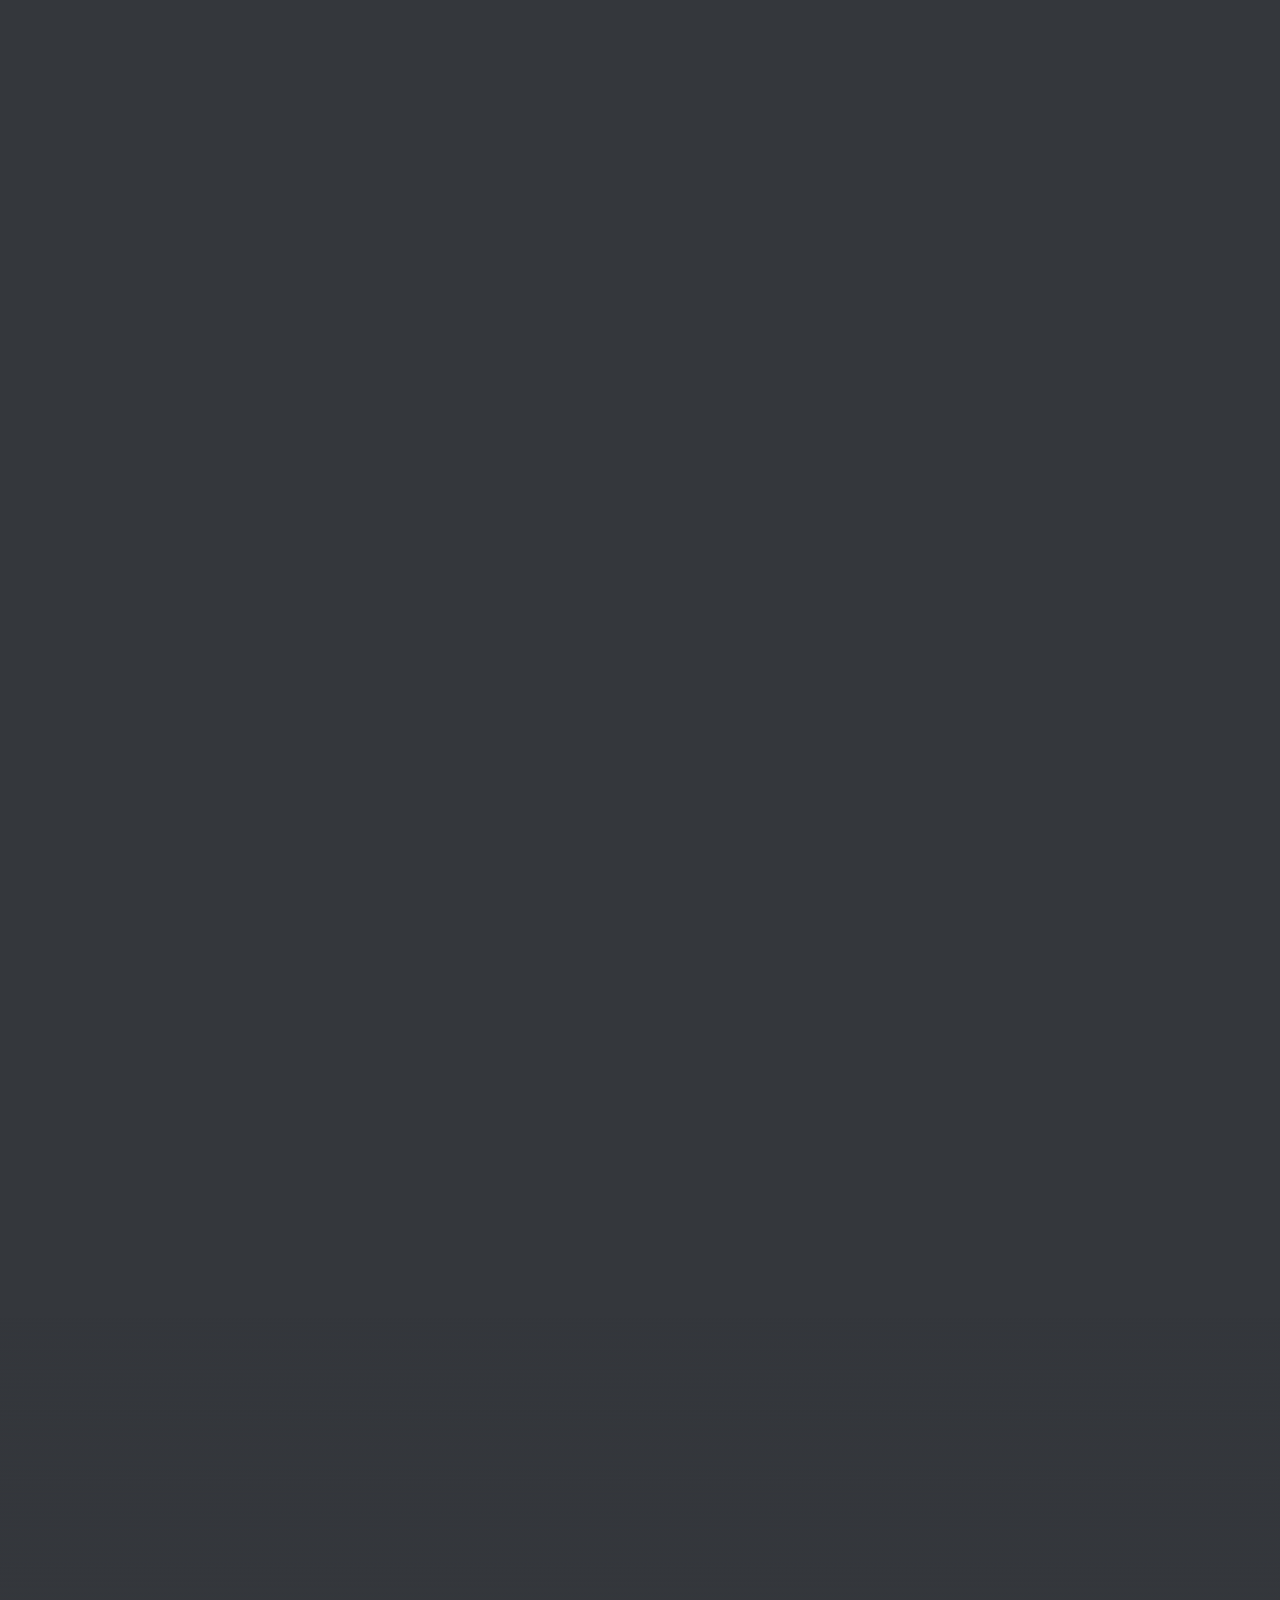
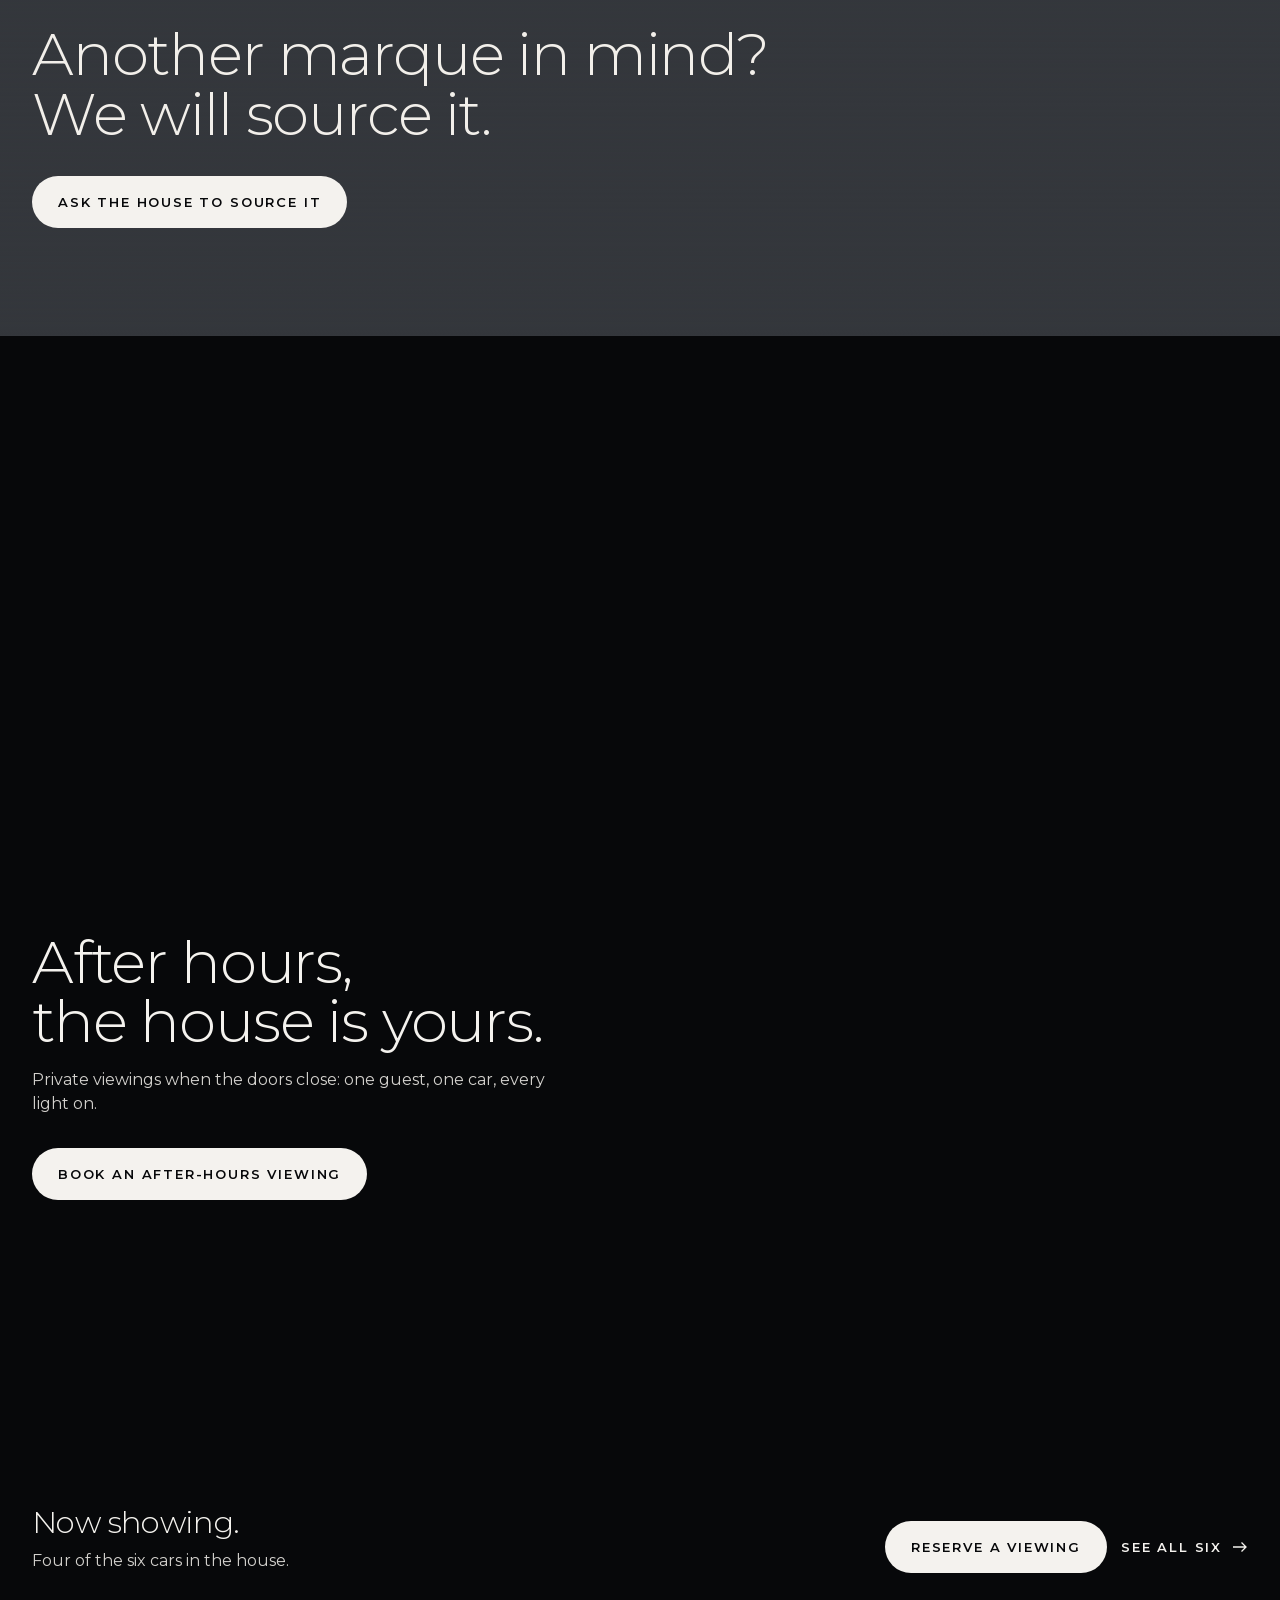
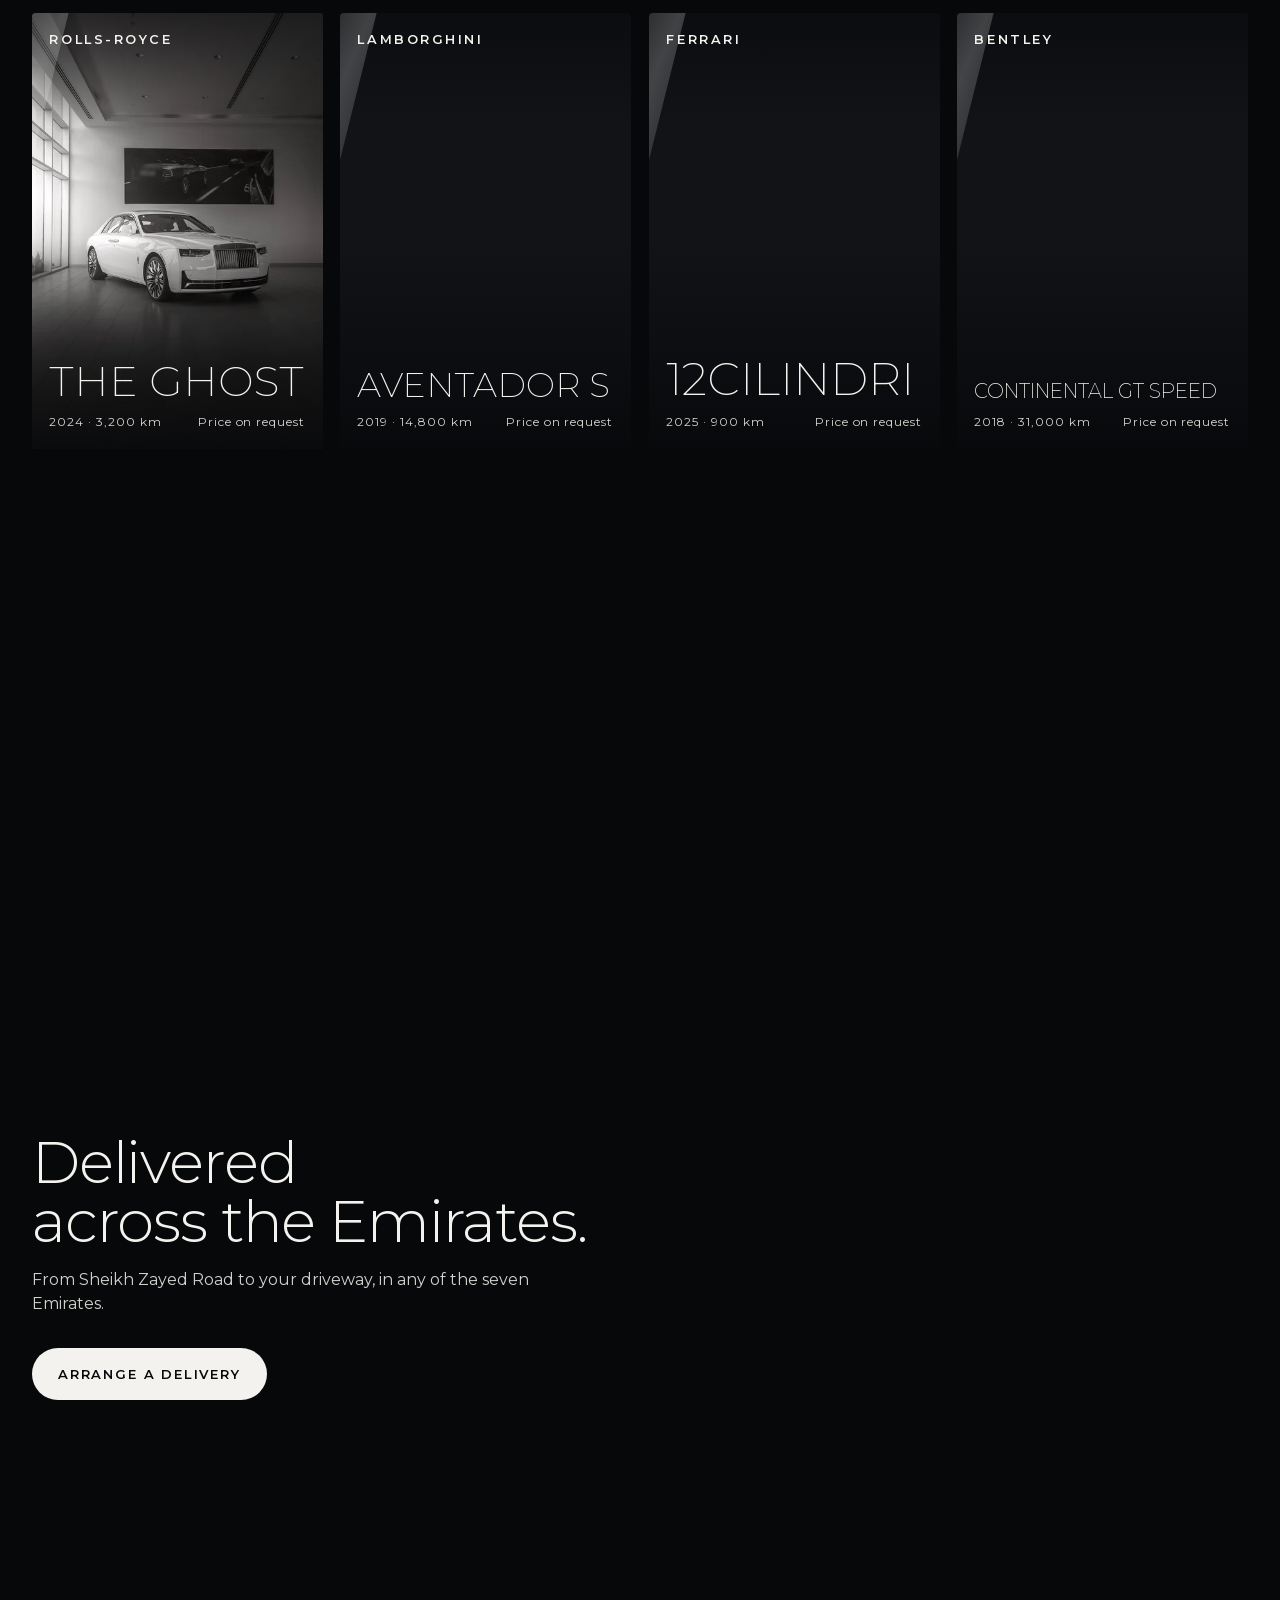
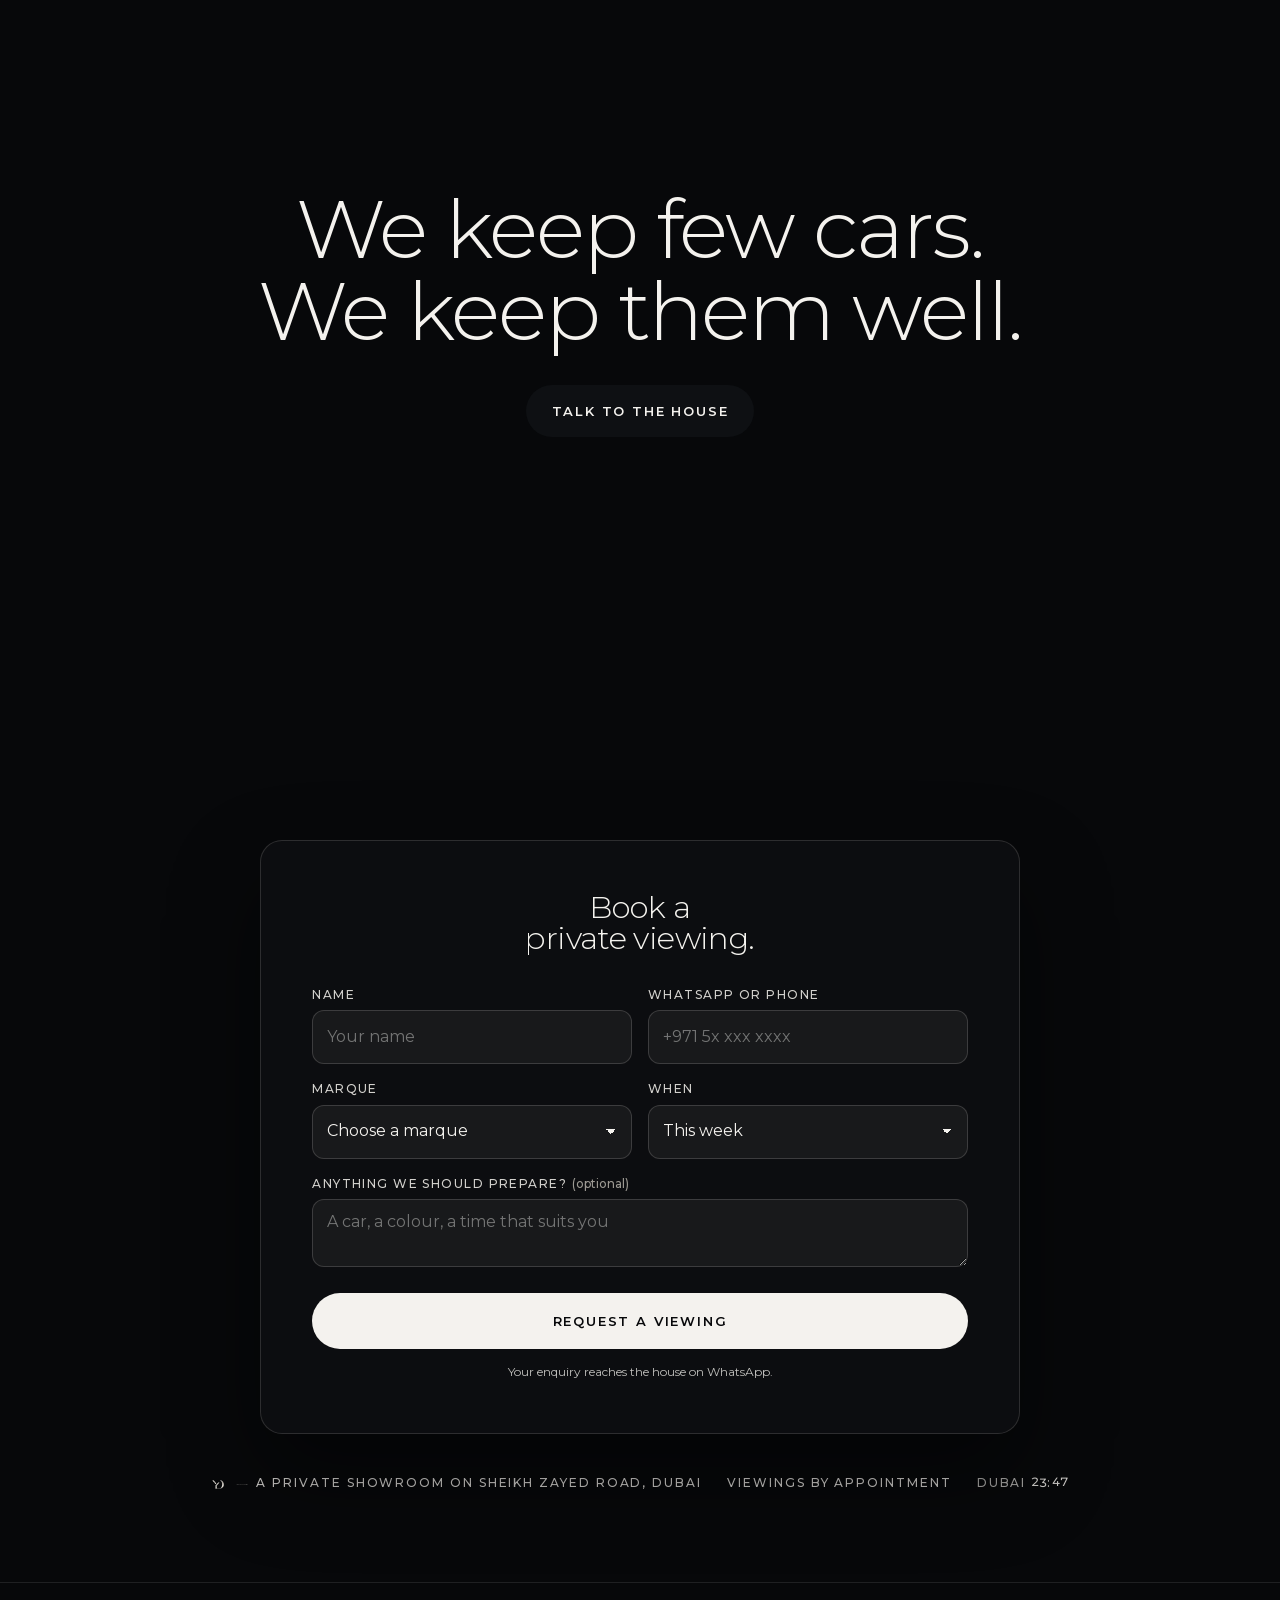
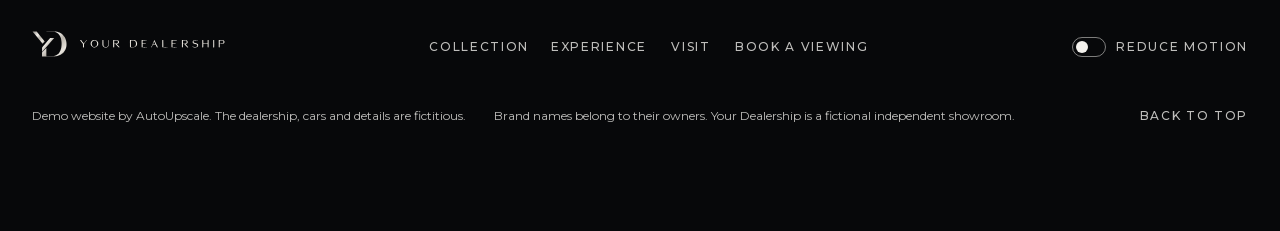
<file: demo/site/index.html>
<!doctype html>
<html lang="en" class="no-js" data-page="home">
<head>
<meta charset="utf-8">
<meta name="viewport" content="width=device-width, initial-scale=1, viewport-fit=cover">
<title>Your Dealership · Rare cars on Sheikh Zayed Road, Dubai</title>
<meta name="description" content="Your Dealership is a private showroom of rare cars on Sheikh Zayed Road, Dubai: Rolls-Royce, Bentley, Ferrari, Lamborghini, McLaren and Mercedes-Benz, by appointment.">
<meta name="robots" content="noindex, nofollow">
<meta name="theme-color" content="#07080A">
<meta property="og:type" content="website">
<meta property="og:site_name" content="Your Dealership">
<meta property="og:title" content="Your Dealership · Rare cars on Sheikh Zayed Road, Dubai">
<meta property="og:description" content="Your Dealership is a private showroom of rare cars on Sheikh Zayed Road, Dubai: Rolls-Royce, Bentley, Ferrari, Lamborghini, McLaren and Mercedes-Benz, by appointment.">
<meta property="og:image" content="media/og/home.jpg">
<meta property="og:image:width" content="1200"><meta property="og:image:height" content="630">
<meta name="twitter:card" content="summary_large_image">
<link rel="icon" href="favicon.ico" sizes="48x48">
<link rel="icon" href="icons/icon.svg" type="image/svg+xml">
<link rel="apple-touch-icon" href="icons/icon-192.png">
<link rel="preload" as="font" type="font/woff2" crossorigin href="assets/fonts/montserrat-latin.woff2">
<script>window.__yd0=performance.now();!function(d,h){h.className=h.className.replace('no-js','js');var q=location.search,m=0;try{m=localStorage.getItem('yd-calma')==='1'}catch(e){}if(m)h.classList.add('sem-movimento');if(/[?&]embed=1/.test(q))h.classList.add('embed');if(/[?&]showreel=1/.test(q))h.classList.add('showreel');try{if(sessionStorage.getItem('yd-corte')==='1'){h.classList.add('chega');sessionStorage.removeItem('yd-corte')}}catch(e){}if('scrollRestoration' in history)history.scrollRestoration='manual';if(!m&&!location.hash)h.classList.add('abre');else h.classList.add('aberto');}(document,document.documentElement)</script>
<link rel="stylesheet" href="assets/site.css?v=9c7779f3">
<script type="application/json" id="cfg">{"root":"","crm":"../crm/?tour=1","au":"https://autoupscale.pt/#contact","home":true,"streak":"media/img/streak.png","burn":"media/img/glow.png"}</script>
<script type="application/json" id="scenes">{"house":{"k":"video","veil":0.12,"grad":"hero","cedo":true,"L":[[2560,"media/video/batida-1440.mp4"],[1920,"media/video/batida-1080.mp4"],[1280,"media/video/batida-720.mp4"]],"P":[[1440,"media/video/batida-v-1080.mp4"],[1080,"media/video/batida-v-1080.mp4"],[720,"media/video/batida-v-720.mp4"]],"posterL":[[2560,"media/img/batida-poster-1440.webp"],[1920,"media/img/batida-poster-1080.webp"],[1280,"media/img/batida-poster-720.webp"]],"posterP":[[1440,"media/img/batida-poster-v-1080.webp"],[1080,"media/img/batida-poster-v-1080.webp"],[720,"media/img/batida-poster-v-720.webp"]]},"black":{"k":"black","veil":0},"lantern":{"k":"lantern","L":[[2700,"media/img/lantern-2700.webp"],[2560,"media/img/lantern-2560.webp"],[1920,"media/img/lantern-1920.webp"],[1280,"media/img/lantern-1280.webp"]],"P":[[1012,"media/img/lantern-p-1012.webp"],[720,"media/img/lantern-p-720.webp"]],"veil":0.12,"tone":"dark","pos":"50% 50%","posP":"50% 50%","grad":"","lamp":"media/img/lamp.png"},"backdrop":{"k":"img","L":[[3840,"media/img/backdrop-3840.webp"],[2560,"media/img/backdrop-2560.webp"],[1920,"media/img/backdrop-1920.webp"],[1280,"media/img/backdrop-1280.webp"]],"P":[[1440,"media/img/backdrop-p-1440.webp"],[1080,"media/img/backdrop-p-1080.webp"],[720,"media/img/backdrop-p-720.webp"]],"veil":0.62,"tone":"dark","pos":"50% 40%","posP":"50% 50%","grad":""},"drive":{"k":"video","veil":0.4,"grad":"baixo","L":[[3840,"media/video/drive-2160.mp4"],[2560,"media/video/drive-1440.mp4"],[1920,"media/video/drive-1080.mp4"],[1280,"media/video/drive-720.mp4"]],"P":[[1440,"media/video/city-v-1080.mp4"],[1080,"media/video/city-v-1080.mp4"],[720,"media/video/city-v-720.mp4"]],"posterL":[[3840,"media/img/drive-poster-2160.webp"],[2560,"media/img/drive-poster-1440.webp"],[1920,"media/img/drive-poster-1080.webp"],[1280,"media/img/drive-poster-720.webp"]],"posterP":[[1440,"media/img/city-poster-v-1080.webp"],[1080,"media/img/city-poster-v-1080.webp"],[720,"media/img/city-poster-v-720.webp"]]},"light":{"k":"light","veil":0,"tone":"light","glow":"media/img/glow.png"},"credits":{"k":"img","L":[[3840,"media/img/h1-3840.webp"],[2560,"media/img/h1-2560.webp"],[1920,"media/img/h1-1920.webp"],[1280,"media/img/h1-1280.webp"]],"P":[[1382,"media/img/h1-p-1382.webp"],[1080,"media/img/h1-p-1080.webp"],[720,"media/img/h1-p-720.webp"]],"veil":0.5,"tone":"dark","pos":"50% 50%","posP":"50% 50%","grad":""}}</script>
<script type="application/ld+json">{"@context":"https://schema.org","@type":"WebSite","name":"Your Dealership","alternateName":"yourdealership.ae"}</script>
<script src="assets/site.js?v=9c7779f3" defer></script>
</head>
<body id="top">
<a class="salta" href="#main">Skip to content</a>
<div class="yd-abertura" aria-hidden="true"><i class="yd-veu"></i><div class="yd-pilha"><span class="yd-halo"></span><svg class="yd-a-mono" viewBox="352 342 320 237" aria-hidden="true"><defs><linearGradient id="yd-ma" x1="0" y1="0" x2="1" y2="1"><stop offset="0" stop-color="#8E8A84"/><stop offset=".35" stop-color="#F2EFEA"/><stop offset=".55" stop-color="#B9B4AC"/><stop offset=".8" stop-color="#E9E5DE"/><stop offset="1" stop-color="#9C978F"/></linearGradient><linearGradient id="yd-brilho-g" x1="0" x2="1"><stop offset="0" stop-color="#fff" stop-opacity="0"/><stop offset=".5" stop-color="#fff" stop-opacity="1"/><stop offset="1" stop-color="#fff" stop-opacity="0"/></linearGradient><mask id="yd-mD" maskUnits="userSpaceOnUse" x="352" y="342" width="320" height="237"><path class="yd-esqueleto" d="M436 352 H555 A110 108 0 0 1 555 568 H462 V494" fill="none" stroke="#fff" stroke-width="64" pathLength="1"/></mask><clipPath id="yd-clip"><path d="M357 346.6 L394.5 346.6 L467.6 437.2 L449 458.2 Z"/><path d="M517.5 405.6 L554.2 405.6 L443.5 533.4 L443.5 496.2 L447.6 488.6 Z"/><path d="M483 346.6 L568 346.6 L581.5 348.5 C582.3 348.8 584.1 349.7 586.3 350.5 C588.6 351.3 592.2 352.5 595.0 353.5 C597.8 354.5 600.7 355.3 603.3 356.5 C606.0 357.7 608.4 359.0 611.0 360.5 C613.6 362.0 616.4 363.7 619.0 365.5 C621.6 367.3 624.1 369.3 626.7 371.5 C629.2 373.7 631.9 376.0 634.3 378.5 C636.8 381.0 639.1 383.7 641.3 386.5 C643.6 389.3 645.9 392.3 648.0 395.5 C650.1 398.7 651.9 402.0 653.7 405.5 C655.4 409.0 657.2 412.7 658.7 416.5 C660.1 420.3 661.3 424.5 662.3 428.5 C663.4 432.5 664.3 436.5 665.0 440.5 C665.7 444.5 666.1 448.5 666.3 452.5 C666.6 456.5 666.7 460.5 666.7 464.5 C666.6 468.5 666.4 472.5 666.0 476.5 C665.6 480.5 665.1 484.7 664.3 488.5 C663.6 492.3 662.8 495.8 661.7 499.5 C660.5 503.2 658.9 507.0 657.3 510.5 C655.7 514.0 653.9 517.3 652.0 520.5 C650.1 523.7 648.1 526.7 646.0 529.5 C643.9 532.3 641.6 535.0 639.3 537.5 C637.1 540.0 634.8 542.3 632.3 544.5 C629.9 546.7 627.2 548.7 624.7 550.5 C622.2 552.3 619.9 554.0 617.3 555.5 C614.8 557.0 612.0 558.2 609.3 559.5 C606.7 560.8 604.2 562.3 601.3 563.5 C598.5 564.7 595.4 565.5 592.3 566.5 C589.3 567.5 586.1 568.7 583.0 569.5 C579.9 570.3 577.2 571.0 574.0 571.5 C570.8 572.0 566.2 572.2 563.7 572.5 C561.2 572.8 559.8 573.3 559.0 573.5 L548 574.0 L443.5 574.0 L443.5 537.8 L483 497 L483 571.3 L556.5 571.3 L556.5 570.5 C557.1 570.2 558.2 569.2 560.0 568.5 C561.8 567.8 564.8 567.3 567.0 566.5 C569.2 565.7 571.2 564.7 573.3 563.5 C575.4 562.3 577.5 561.0 579.7 559.5 C581.8 558.0 584.2 556.3 586.3 554.5 C588.5 552.7 590.6 550.7 592.7 548.5 C594.7 546.3 596.8 544.0 598.7 541.5 C600.6 539.0 602.3 536.3 604.0 533.5 C605.7 530.7 607.2 527.7 608.7 524.5 C610.2 521.3 611.7 518.0 613.0 514.5 C614.3 511.0 615.3 507.3 616.3 503.5 C617.3 499.7 618.3 495.7 619.0 491.5 C619.7 487.3 620.2 482.8 620.7 478.5 C621.1 474.2 621.5 469.8 621.7 465.5 C621.8 461.2 621.8 456.8 621.7 452.5 C621.6 448.2 621.4 443.7 621.0 439.5 C620.6 435.3 620.0 431.5 619.3 427.5 C618.7 423.5 617.9 419.3 617.0 415.5 C616.1 411.7 614.8 408.0 613.7 404.5 C612.5 401.0 611.3 397.7 610.0 394.5 C608.7 391.3 607.2 388.3 605.7 385.5 C604.1 382.7 602.4 380.0 600.7 377.5 C598.9 375.0 596.9 372.7 595.0 370.5 C593.1 368.3 591.1 366.3 589.0 364.5 C586.9 362.7 584.8 361.0 582.7 359.5 C580.5 358.0 578.3 356.7 576.0 355.5 C573.7 354.3 571.1 353.3 568.7 352.5 C566.3 351.7 563.4 351.0 561.7 350.5 C559.9 350.0 558.6 349.7 558.0 349.5 L484.2 348.3 Z"/></clipPath></defs><g class="yd-p yd-p-esq" fill="url(#yd-ma)"><path class="yd-y-esq" d="M357 346.6 L394.5 346.6 L467.6 437.2 L449 458.2 Z"/></g><g class="yd-p yd-p-dir" fill="url(#yd-ma)"><path class="yd-y-dir" d="M517.5 405.6 L554.2 405.6 L443.5 533.4 L443.5 496.2 L447.6 488.6 Z"/></g><g class="yd-p yd-p-d" mask="url(#yd-mD)" fill="url(#yd-ma)"><path class="yd-d" d="M483 346.6 L568 346.6 L581.5 348.5 C582.3 348.8 584.1 349.7 586.3 350.5 C588.6 351.3 592.2 352.5 595.0 353.5 C597.8 354.5 600.7 355.3 603.3 356.5 C606.0 357.7 608.4 359.0 611.0 360.5 C613.6 362.0 616.4 363.7 619.0 365.5 C621.6 367.3 624.1 369.3 626.7 371.5 C629.2 373.7 631.9 376.0 634.3 378.5 C636.8 381.0 639.1 383.7 641.3 386.5 C643.6 389.3 645.9 392.3 648.0 395.5 C650.1 398.7 651.9 402.0 653.7 405.5 C655.4 409.0 657.2 412.7 658.7 416.5 C660.1 420.3 661.3 424.5 662.3 428.5 C663.4 432.5 664.3 436.5 665.0 440.5 C665.7 444.5 666.1 448.5 666.3 452.5 C666.6 456.5 666.7 460.5 666.7 464.5 C666.6 468.5 666.4 472.5 666.0 476.5 C665.6 480.5 665.1 484.7 664.3 488.5 C663.6 492.3 662.8 495.8 661.7 499.5 C660.5 503.2 658.9 507.0 657.3 510.5 C655.7 514.0 653.9 517.3 652.0 520.5 C650.1 523.7 648.1 526.7 646.0 529.5 C643.9 532.3 641.6 535.0 639.3 537.5 C637.1 540.0 634.8 542.3 632.3 544.5 C629.9 546.7 627.2 548.7 624.7 550.5 C622.2 552.3 619.9 554.0 617.3 555.5 C614.8 557.0 612.0 558.2 609.3 559.5 C606.7 560.8 604.2 562.3 601.3 563.5 C598.5 564.7 595.4 565.5 592.3 566.5 C589.3 567.5 586.1 568.7 583.0 569.5 C579.9 570.3 577.2 571.0 574.0 571.5 C570.8 572.0 566.2 572.2 563.7 572.5 C561.2 572.8 559.8 573.3 559.0 573.5 L548 574.0 L443.5 574.0 L443.5 537.8 L483 497 L483 571.3 L556.5 571.3 L556.5 570.5 C557.1 570.2 558.2 569.2 560.0 568.5 C561.8 567.8 564.8 567.3 567.0 566.5 C569.2 565.7 571.2 564.7 573.3 563.5 C575.4 562.3 577.5 561.0 579.7 559.5 C581.8 558.0 584.2 556.3 586.3 554.5 C588.5 552.7 590.6 550.7 592.7 548.5 C594.7 546.3 596.8 544.0 598.7 541.5 C600.6 539.0 602.3 536.3 604.0 533.5 C605.7 530.7 607.2 527.7 608.7 524.5 C610.2 521.3 611.7 518.0 613.0 514.5 C614.3 511.0 615.3 507.3 616.3 503.5 C617.3 499.7 618.3 495.7 619.0 491.5 C619.7 487.3 620.2 482.8 620.7 478.5 C621.1 474.2 621.5 469.8 621.7 465.5 C621.8 461.2 621.8 456.8 621.7 452.5 C621.6 448.2 621.4 443.7 621.0 439.5 C620.6 435.3 620.0 431.5 619.3 427.5 C618.7 423.5 617.9 419.3 617.0 415.5 C616.1 411.7 614.8 408.0 613.7 404.5 C612.5 401.0 611.3 397.7 610.0 394.5 C608.7 391.3 607.2 388.3 605.7 385.5 C604.1 382.7 602.4 380.0 600.7 377.5 C598.9 375.0 596.9 372.7 595.0 370.5 C593.1 368.3 591.1 366.3 589.0 364.5 C586.9 362.7 584.8 361.0 582.7 359.5 C580.5 358.0 578.3 356.7 576.0 355.5 C573.7 354.3 571.1 353.3 568.7 352.5 C566.3 351.7 563.4 351.0 561.7 350.5 C559.9 350.0 558.6 349.7 558.0 349.5 L484.2 348.3 Z"/></g><g clip-path="url(#yd-clip)"><rect class="yd-brilho" x="300" y="300" width="110" height="330" fill="url(#yd-brilho-g)"/></g></svg>
<svg class="yd-a-nome" viewBox="145 622 740 48" aria-hidden="true"><g class="yd-nome" fill="#EEEAE3"><g class="yd-letra" style="--n:0"><path transform="translate(142 619) scale(.25) translate(0.000000,216.000000) scale(0.100000,-0.100000)" d="M341 1826 c-7 -8 -4 -21 7 -38 34 -50 161 -216 298 -388 77 -96 170
-216 206 -267 l66 -92 7 -286 c4 -157 5 -304 1 -327 -11 -69 9 -88 95 -88 119
0 109 -31 109 358 0 322 1 339 21 371 28 46 204 282 314 421 99 124 200 257
227 298 23 35 7 56 -36 48 -41 -8 -49 -17 -183 -193 -186 -245 -374 -478 -387
-481 -12 -3 -79 69 -115 122 -8 12 -40 53 -71 91 -31 39 -94 120 -140 180
-112 148 -208 262 -228 271 -30 12 -181 12 -191 0z"/></g><g class="yd-letra" style="--n:1"><path transform="translate(142 619) scale(.25) translate(0.000000,216.000000) scale(0.100000,-0.100000)" d="M3090 1819 c-284 -64 -473 -228 -582 -507 -29 -73 -31 -84 -31 -222
0 -150 10 -199 67 -332 69 -162 248 -315 446 -380 90 -30 104 -32 250 -32 170
-1 214 8 340 66 302 141 470 440 431 765 -40 325 -271 567 -613 643 -108 25
-197 24 -308 -1z m251 -68 c77 -13 184 -66 243 -120 268 -249 282 -786 29
-1061 -150 -163 -413 -200 -626 -87 -212 112 -348 495 -277 780 90 359 322
538 631 488z"/></g><g class="yd-letra" style="--n:2"><path transform="translate(142 619) scale(.25) translate(0.000000,216.000000) scale(0.100000,-0.100000)" d="M4870 1821 c-14 -28 -14 -963 1 -1050 19 -106 62 -186 145 -268 41
-40 79 -73 86 -73 6 0 19 -6 27 -14 22 -19 150 -61 243 -80 102 -21 180 -20
286 3 247 56 392 189 436 405 24 116 24 1056 0 1080 -19 19 -60 21 -71 4 -4
-7 -10 -249 -13 -538 -7 -590 -5 -578 -83 -691 -84 -123 -230 -189 -417 -189
-189 0 -335 80 -396 218 -49 111 -54 175 -54 701 0 365 -3 490 -12 499 -7 7
-43 12 -90 12 -66 0 -79 -3 -88 -19z"/></g><g class="yd-letra" style="--n:3"><path transform="translate(142 619) scale(.25) translate(0.000000,216.000000) scale(0.100000,-0.100000)" d="M7041 1827 c-19 -19 -15 -1461 4 -1477 16 -14 167 -11 182 3 4 5 10
156 13 335 l5 327 131 3 c155 3 123 22 300 -178 70 -80 149 -167 175 -195 26
-27 63 -68 81 -91 74 -92 162 -190 180 -200 11 -6 58 -10 105 -9 136 2 136 2
-64 216 -248 268 -393 432 -393 446 0 14 19 19 96 27 122 12 267 117 320 233
24 51 27 70 27 163 0 129 -19 177 -103 261 -124 125 -195 140 -685 144 -255 2
-366 0 -374 -8z m779 -108 c116 -55 170 -146 170 -289 0 -162 -75 -269 -220
-315 -64 -20 -504 -35 -522 -17 -7 7 -13 433 -8 645 0 5 118 7 263 5 258 -3
263 -3 317 -29z"/></g><g class="yd-letra" style="--n:4"><path transform="translate(142 619) scale(.25) translate(0.000000,216.000000) scale(0.100000,-0.100000)" d="M10438 1829 c-17 -13 -18 -61 -18 -738 0 -530 3 -727 11 -737 17 -21
677 -20 808 1 204 33 354 115 467 255 131 163 178 365 144 630 -37 286 -274
520 -584 575 -128 23 -803 34 -828 14z m790 -103 c260 -78 406 -309 406 -641
0 -183 -34 -302 -125 -435 -81 -121 -177 -180 -342 -214 -88 -19 -531 -23
-542 -6 -4 7 -8 900 -5 1313 0 4 118 7 263 7 251 0 267 -1 345 -24z"/></g><g class="yd-letra" style="--n:5"><path transform="translate(142 619) scale(.25) translate(0.000000,216.000000) scale(0.100000,-0.100000)" d="M12792 1828 c-9 -9 -12 -184 -12 -734 0 -644 2 -724 16 -738 24 -24
1034 -24 1058 0 9 8 16 19 16 24 0 5 -7 16 -16 24 -13 14 -67 16 -434 16 -257
0 -421 4 -425 10 -3 5 -6 152 -6 326 -1 257 1 318 12 325 8 5 144 9 303 8 316
0 326 1 312 55 -6 26 -6 26 -310 26 -256 0 -305 2 -316 15 -15 18 -12 532 3
553 7 9 106 12 433 12 413 0 424 0 434 20 13 24 -1 56 -27 63 -46 11 -1029 7
-1041 -5z"/></g><g class="yd-letra" style="--n:6"><path transform="translate(142 619) scale(.25) translate(0.000000,216.000000) scale(0.100000,-0.100000)" d="M15353 1812 c-7 -4 -19 -26 -28 -47 -9 -22 -22 -53 -30 -70 -13 -27
-109 -249 -224 -516 -22 -53 -41 -99 -41 -102 0 -4 -15 -39 -34 -79 -165 -356
-169 -366 -223 -498 -19 -47 -39 -89 -44 -95 -27 -27 5 -71 44 -61 19 4 37 33
84 133 74 157 153 337 153 351 0 6 7 18 16 26 13 14 54 16 298 16 261 0 284
-1 299 -18 10 -10 17 -21 17 -24 0 -4 25 -58 55 -122 30 -63 55 -118 55 -121
0 -3 12 -32 26 -63 15 -31 37 -81 51 -110 29 -64 50 -74 147 -70 65 3 71 5 74
26 2 12 -5 37 -16 55 -11 17 -23 43 -27 57 -8 27 -43 103 -132 290 -31 63 -69
144 -85 180 -43 95 -51 112 -118 255 -112 235 -153 323 -239 506 -11 25 -21
53 -21 61 0 17 -25 48 -38 48 -4 0 -12 -4 -19 -8z m-12 -349 c12 -27 49 -106
84 -178 77 -156 127 -273 129 -300 1 -19 -6 -20 -228 -23 -134 -1 -234 2 -239
7 -6 6 31 100 97 248 58 132 106 248 106 259 0 51 27 44 51 -13z"/></g><g class="yd-letra" style="--n:7"><path transform="translate(142 619) scale(.25) translate(0.000000,216.000000) scale(0.100000,-0.100000)" d="M16964 1828 c-4 -7 -10 -337 -12 -734 -3 -634 -1 -723 12 -736 24
-24 1026 -26 1050 -3 18 19 19 24 6 45 -8 13 -71 16 -432 20 l-423 5 -3 689
c-2 624 -4 691 -19 708 -20 22 -166 27 -179 6z"/></g><g class="yd-letra" style="--n:8"><path transform="translate(142 619) scale(.25) translate(0.000000,216.000000) scale(0.100000,-0.100000)" d="M18830 1821 c-15 -30 -14 -1453 2 -1469 14 -14 1024 -17 1046 -3 8 5
12 21 10 37 -3 29 -3 29 -422 32 -289 1 -423 6 -433 13 -10 9 -13 76 -13 329
0 290 1 318 17 324 9 4 147 6 306 5 312 -1 310 -2 305 51 -3 25 -3 25 -305 30
-194 3 -306 9 -313 16 -7 7 -9 101 -8 285 l3 274 430 5 c237 3 431 7 433 8 11
10 -1 63 -17 72 -13 6 -196 10 -525 10 -489 0 -506 -1 -516 -19z"/></g><g class="yd-letra" style="--n:9"><path transform="translate(142 619) scale(.25) translate(0.000000,216.000000) scale(0.100000,-0.100000)" d="M20932 1828 c-9 -9 -12 -187 -12 -738 0 -551 3 -729 12 -738 14 -14
156 -16 178 -2 13 8 15 57 17 331 1 256 4 324 15 331 13 9 245 3 270 -8 7 -3
25 -20 39 -39 38 -50 125 -151 199 -230 36 -38 104 -113 150 -165 47 -52 114
-126 150 -163 l64 -68 91 3 c90 3 90 3 93 30 2 16 -1 28 -6 28 -6 0 -57 53
-113 118 -57 64 -135 151 -174 192 -114 123 -255 289 -255 300 0 5 15 10 33
10 37 0 115 20 169 44 127 55 217 164 239 291 25 144 -12 268 -106 352 -120
108 -252 133 -710 133 -244 0 -334 -3 -343 -12z m788 -109 c108 -50 153 -135
154 -284 2 -268 -127 -349 -544 -343 l-195 3 -5 315 c-3 173 -3 321 -1 328 3
11 57 13 270 10 262 -3 267 -3 321 -29z"/></g><g class="yd-letra" style="--n:10"><path transform="translate(142 619) scale(.25) translate(0.000000,216.000000) scale(0.100000,-0.100000)" d="M23542 1839 c-226 -27 -391 -138 -441 -295 -26 -84 -26 -104 0 -187
50 -160 213 -266 494 -322 314 -63 425 -146 425 -316 0 -96 -66 -206 -149
-249 -132 -68 -327 -81 -499 -34 -90 24 -207 77 -243 110 -24 22 -54 17 -67
-11 -19 -41 -16 -45 89 -103 300 -166 733 -141 936 55 97 94 118 144 118 283
0 129 -5 142 -83 237 -89 108 -220 167 -532 238 -240 54 -324 118 -322 245 2
106 58 187 165 236 60 28 67 29 222 29 152 0 163 -2 225 -28 92 -39 111 -49
142 -69 35 -24 54 -23 72 4 25 35 20 44 -36 75 -168 92 -331 124 -516 102z"/></g><g class="yd-letra" style="--n:11"><path transform="translate(142 619) scale(.25) translate(0.000000,216.000000) scale(0.100000,-0.100000)" d="M25052 1828 c-9 -9 -12 -187 -12 -740 0 -836 -13 -748 108 -748 46 0
73 5 81 13 7 9 12 126 13 363 l3 349 429 3 c337 2 431 0 438 -10 4 -7 7 -168
7 -357 0 -275 2 -346 13 -352 19 -12 146 -11 169 1 19 10 19 29 19 734 0 638
-2 725 -15 736 -23 19 -164 18 -176 0 -5 -8 -10 -132 -11 -275 -3 -369 -3
-364 -14 -375 -7 -7 -159 -9 -435 -8 l-424 3 -3 325 c-2 291 -4 326 -19 338
-22 16 -155 16 -171 0z"/></g><g class="yd-letra" style="--n:12"><path transform="translate(142 619) scale(.25) translate(0.000000,216.000000) scale(0.100000,-0.100000)" d="M27266 1824 c-14 -14 -16 -95 -16 -739 0 -830 -12 -745 104 -745 105
0 96 -74 96 754 0 548 -3 725 -12 734 -19 19 -153 16 -172 -4z"/></g><g class="yd-letra" style="--n:13"><path transform="translate(142 619) scale(.25) translate(0.000000,216.000000) scale(0.100000,-0.100000)" d="M28376 1825 c-15 -15 -16 -81 -16 -740 0 -706 0 -725 19 -735 24 -12
151 -13 170 -1 12 8 15 67 18 332 2 177 5 325 8 327 2 3 107 4 232 3 355 -2
510 35 616 147 74 80 99 140 105 254 4 92 3 100 -26 162 -62 132 -170 211
-328 242 -134 26 -773 33 -798 9z m776 -113 c108 -53 160 -144 160 -282 0
-163 -66 -264 -207 -315 -61 -22 -523 -32 -530 -11 -7 18 -12 635 -6 641 3 3
120 5 261 3 256 -3 256 -3 322 -36z"/></g></g></svg>
<svg class="yd-a-tag" viewBox="288 701 448 22" aria-hidden="true"><g class="yd-tag" fill="#A29E97"><g class="yd-traco yd-traco-esq" style="--n:0"><path transform="translate(285 698) scale(.25) translate(0.000000,116.000000) scale(0.100000,-0.100000)" d="M590 560 c-211 -5 -235 -7 -238 -22 -2 -11 5 -19 20 -23 13 -3 575
-4 1250 -3 1251 3 1276 4 1242 38 -11 11 -1851 19 -2274 10z"/></g><g class="yd-tag-letra" style="--n:1"><path transform="translate(285 698) scale(.25) translate(0.000000,116.000000) scale(0.100000,-0.100000)" d="M3800 821 c-6 -12 -10 -104 -10 -230 0 -177 2 -212 16 -225 12 -13
40 -16 144 -16 142 0 160 3 160 31 0 29 -43 40 -143 38 -60 -2 -91 1 -96 9 -4
7 -8 96 -9 199 -2 118 -6 191 -13 200 -16 19 -37 16 -49 -6z"/></g><g class="yd-tag-letra" style="--n:2"><path transform="translate(285 698) scale(.25) translate(0.000000,116.000000) scale(0.100000,-0.100000)" d="M4757 833 c-4 -3 -7 -89 -7 -190 l0 -183 48 -49 c99 -102 257 -92
343 22 23 31 24 37 24 211 0 156 -2 180 -17 189 -12 8 -21 7 -32 -2 -13 -11
-16 -38 -16 -154 0 -77 -5 -157 -12 -178 -33 -111 -199 -123 -253 -19 -11 22
-15 65 -15 175 0 82 -5 155 -10 166 -10 19 -40 26 -53 12z"/></g><g class="yd-tag-letra" style="--n:3"><path transform="translate(285 698) scale(.25) translate(0.000000,116.000000) scale(0.100000,-0.100000)" d="M5845 830 c-7 -11 29 -76 45 -82 15 -5 110 -130 110 -144 0 -8 -39
-62 -86 -120 -78 -95 -85 -107 -71 -121 25 -25 51 -7 132 92 42 52 80 95 83
95 7 0 33 -33 90 -113 46 -64 72 -87 97 -87 28 0 44 25 29 45 -5 7 -44 54 -86
104 -43 50 -78 96 -78 103 0 14 46 75 98 129 64 66 75 109 27 109 -24 0 -37
-13 -125 -127 -22 -29 -45 -53 -50 -53 -5 0 -42 41 -82 90 -59 74 -77 90 -99
90 -15 0 -31 -5 -34 -10z"/></g><g class="yd-tag-letra" style="--n:4"><path transform="translate(285 698) scale(.25) translate(0.000000,116.000000) scale(0.100000,-0.100000)" d="M6957 833 c-4 -3 -7 -88 -7 -188 0 -203 4 -215 86 -274 55 -39 183
-38 241 2 83 57 88 71 91 256 4 197 1 213 -36 209 -27 -3 -27 -3 -38 -178 -6
-96 -14 -183 -18 -192 -24 -53 -133 -75 -193 -38 -55 33 -63 62 -63 225 0 82
-5 155 -10 166 -10 19 -40 26 -53 12z"/></g><g class="yd-tag-letra" style="--n:5"><path transform="translate(285 698) scale(.25) translate(0.000000,116.000000) scale(0.100000,-0.100000)" d="M8084 832 c-20 -14 -23 -41 -25 -247 -2 -181 0 -208 15 -223 33 -34
50 -5 56 94 5 89 5 89 51 92 41 3 48 0 65 -25 29 -44 42 -66 58 -98 20 -41 61
-78 82 -73 26 5 29 32 6 65 -53 78 -72 110 -72 122 0 8 20 32 45 55 43 40 45
45 45 97 0 63 -15 89 -71 124 -35 22 -49 25 -141 25 -57 0 -108 -4 -114 -8z
m233 -94 c60 -56 -4 -128 -114 -128 -46 0 -62 4 -67 16 -9 22 -7 129 2 138 16
17 155 -3 179 -26z"/></g><g class="yd-tag-letra" style="--n:6"><path transform="translate(285 698) scale(.25) translate(0.000000,116.000000) scale(0.100000,-0.100000)" d="M9045 830 c-3 -5 7 -28 22 -51 15 -23 33 -49 38 -58 6 -9 24 -36 40
-60 17 -24 38 -55 47 -70 14 -20 18 -47 18 -122 0 -104 8 -123 52 -117 22 3
23 8 28 108 5 105 5 105 64 193 32 49 64 94 71 100 38 39 42 87 6 87 -21 0
-63 -45 -129 -139 -24 -34 -47 -59 -52 -56 -4 2 -36 44 -71 92 -34 49 -68 91
-73 95 -16 11 -54 10 -61 -2z"/></g><g class="yd-tag-letra" style="--n:7"><path transform="translate(285 698) scale(.25) translate(0.000000,116.000000) scale(0.100000,-0.100000)" d="M10995 829 c-67 -35 -112 -86 -135 -153 -25 -75 -25 -85 1 -162 40
-118 111 -168 239 -169 92 0 152 24 165 65 14 43 -37 55 -82 20 -58 -45 -173
-18 -225 54 -28 38 -29 46 -26 116 4 84 25 125 86 160 45 27 124 27 168 -1 43
-26 76 -18 72 18 -8 65 -176 98 -263 52z"/></g><g class="yd-tag-letra" style="--n:8"><path transform="translate(285 698) scale(.25) translate(0.000000,116.000000) scale(0.100000,-0.100000)" d="M12095 832 c-13 -8 -44 -73 -110 -227 -26 -60 -61 -136 -77 -169 -26
-52 -28 -60 -15 -74 24 -23 63 -8 76 30 26 76 38 82 148 79 107 -3 113 -6 148
-78 17 -36 49 -51 70 -33 15 12 -1 69 -32 115 -7 11 -13 25 -13 32 0 7 -18 50
-40 97 -22 46 -40 87 -40 90 0 4 -13 35 -30 70 -32 69 -57 89 -85 68z m48
-157 c5 -17 18 -49 30 -71 29 -59 21 -70 -49 -69 -33 0 -64 4 -71 8 -14 9 -6
45 19 76 10 13 18 32 18 42 0 55 38 65 53 14z"/></g><g class="yd-tag-letra" style="--n:9"><path transform="translate(285 698) scale(.25) translate(0.000000,116.000000) scale(0.100000,-0.100000)" d="M13068 843 c-25 -2 -52 -10 -58 -18 -7 -9 -13 -88 -15 -228 -5 -236
-1 -256 48 -243 31 7 42 49 35 127 -6 59 5 72 59 67 36 -3 40 -7 90 -93 54
-93 89 -123 115 -97 12 12 11 15 -42 110 -10 18 -25 41 -34 51 -21 23 -13 42
24 64 93 56 87 174 -14 236 -35 22 -115 31 -208 24z m165 -85 c27 -11 47 -42
47 -74 0 -8 -14 -28 -31 -43 -27 -25 -37 -28 -97 -27 l-67 1 -7 64 c-10 91 -2
103 70 95 31 -3 70 -10 85 -16z"/></g><g class="yd-tag-letra" style="--n:10"><path transform="translate(285 698) scale(.25) translate(0.000000,116.000000) scale(0.100000,-0.100000)" d="M14110 842 c-42 -20 -73 -49 -91 -83 -18 -36 -18 -41 -4 -77 22 -54
102 -107 193 -127 65 -14 87 -72 43 -115 -26 -27 -36 -30 -89 -30 -46 0 -63 4
-77 20 -22 24 -63 26 -72 3 -9 -23 46 -69 99 -83 139 -38 289 72 237 173 -28
55 -103 103 -187 121 -44 10 -87 61 -76 90 18 46 109 59 174 25 33 -17 43 -19
55 -9 23 19 18 35 -22 66 -31 24 -49 29 -103 31 -36 2 -72 -1 -80 -5z"/></g><g class="yd-traco yd-traco-dir" style="--n:11"><path transform="translate(285 698) scale(.25) translate(0.000000,116.000000) scale(0.100000,-0.100000)" d="M15322 538 c3 -23 3 -23 1249 -26 1083 -2 1248 0 1259 13 6 8 9 19 5
25 -4 7 -400 10 -1261 10 -1255 0 -1255 0 -1252 -22z"/></g></g></svg></div></div>
<div id="stage" aria-hidden="true"><div class="cenas"></div><i class="veu-palco"></i><i class="matte top"></i><i class="matte bottom"></i><div class="strips"><i></i><i></i><i></i><i></i><i></i><i></i></div><i class="grain"></i></div>
<header class="cab" data-cab>
  <div class="cab-esq"><button class="menu-btn" type="button" aria-label="Menu" aria-expanded="false" aria-controls="menu" data-menu-open><span class="menu-ic" aria-hidden="true"><i></i><i></i></span><span class="mask"><span class="menu-t">Menu</span></span></button><span class="hora cab-hora" data-hora><span class="sr" data-hora-txt>Dubai time</span><span class="hora-l" aria-hidden="true">Dubai</span> <span class="dig" aria-hidden="true"><i data-d="0"></i><i data-d="0"></i><b>:</b><i data-d="0"></i><i data-d="0"></i></span></span></div>
  <a class="cab-marca" href="./" aria-label="Your Dealership, home"><span class="marca "><svg class="yd-c-mono" viewBox="352 342 320 237" aria-hidden="true"><defs><linearGradient id="yd-mc" x1="0" y1="0" x2="1" y2="1"><stop offset="0" stop-color="#8E8A84"/><stop offset=".35" stop-color="#F2EFEA"/><stop offset=".55" stop-color="#B9B4AC"/><stop offset=".8" stop-color="#E9E5DE"/><stop offset="1" stop-color="#9C978F"/></linearGradient></defs><g class="yd-mono" fill="url(#yd-mc)"><path class="yd-y-esq" d="M357 346.6 L394.5 346.6 L467.6 437.2 L449 458.2 Z"/><path class="yd-y-dir" d="M517.5 405.6 L554.2 405.6 L443.5 533.4 L443.5 496.2 L447.6 488.6 Z"/><path class="yd-d" d="M483 346.6 L568 346.6 L581.5 348.5 C582.3 348.8 584.1 349.7 586.3 350.5 C588.6 351.3 592.2 352.5 595.0 353.5 C597.8 354.5 600.7 355.3 603.3 356.5 C606.0 357.7 608.4 359.0 611.0 360.5 C613.6 362.0 616.4 363.7 619.0 365.5 C621.6 367.3 624.1 369.3 626.7 371.5 C629.2 373.7 631.9 376.0 634.3 378.5 C636.8 381.0 639.1 383.7 641.3 386.5 C643.6 389.3 645.9 392.3 648.0 395.5 C650.1 398.7 651.9 402.0 653.7 405.5 C655.4 409.0 657.2 412.7 658.7 416.5 C660.1 420.3 661.3 424.5 662.3 428.5 C663.4 432.5 664.3 436.5 665.0 440.5 C665.7 444.5 666.1 448.5 666.3 452.5 C666.6 456.5 666.7 460.5 666.7 464.5 C666.6 468.5 666.4 472.5 666.0 476.5 C665.6 480.5 665.1 484.7 664.3 488.5 C663.6 492.3 662.8 495.8 661.7 499.5 C660.5 503.2 658.9 507.0 657.3 510.5 C655.7 514.0 653.9 517.3 652.0 520.5 C650.1 523.7 648.1 526.7 646.0 529.5 C643.9 532.3 641.6 535.0 639.3 537.5 C637.1 540.0 634.8 542.3 632.3 544.5 C629.9 546.7 627.2 548.7 624.7 550.5 C622.2 552.3 619.9 554.0 617.3 555.5 C614.8 557.0 612.0 558.2 609.3 559.5 C606.7 560.8 604.2 562.3 601.3 563.5 C598.5 564.7 595.4 565.5 592.3 566.5 C589.3 567.5 586.1 568.7 583.0 569.5 C579.9 570.3 577.2 571.0 574.0 571.5 C570.8 572.0 566.2 572.2 563.7 572.5 C561.2 572.8 559.8 573.3 559.0 573.5 L548 574.0 L443.5 574.0 L443.5 537.8 L483 497 L483 571.3 L556.5 571.3 L556.5 570.5 C557.1 570.2 558.2 569.2 560.0 568.5 C561.8 567.8 564.8 567.3 567.0 566.5 C569.2 565.7 571.2 564.7 573.3 563.5 C575.4 562.3 577.5 561.0 579.7 559.5 C581.8 558.0 584.2 556.3 586.3 554.5 C588.5 552.7 590.6 550.7 592.7 548.5 C594.7 546.3 596.8 544.0 598.7 541.5 C600.6 539.0 602.3 536.3 604.0 533.5 C605.7 530.7 607.2 527.7 608.7 524.5 C610.2 521.3 611.7 518.0 613.0 514.5 C614.3 511.0 615.3 507.3 616.3 503.5 C617.3 499.7 618.3 495.7 619.0 491.5 C619.7 487.3 620.2 482.8 620.7 478.5 C621.1 474.2 621.5 469.8 621.7 465.5 C621.8 461.2 621.8 456.8 621.7 452.5 C621.6 448.2 621.4 443.7 621.0 439.5 C620.6 435.3 620.0 431.5 619.3 427.5 C618.7 423.5 617.9 419.3 617.0 415.5 C616.1 411.7 614.8 408.0 613.7 404.5 C612.5 401.0 611.3 397.7 610.0 394.5 C608.7 391.3 607.2 388.3 605.7 385.5 C604.1 382.7 602.4 380.0 600.7 377.5 C598.9 375.0 596.9 372.7 595.0 370.5 C593.1 368.3 591.1 366.3 589.0 364.5 C586.9 362.7 584.8 361.0 582.7 359.5 C580.5 358.0 578.3 356.7 576.0 355.5 C573.7 354.3 571.1 353.3 568.7 352.5 C566.3 351.7 563.4 351.0 561.7 350.5 C559.9 350.0 558.6 349.7 558.0 349.5 L484.2 348.3 Z"/></g></svg><svg class="yd-c-nome" viewBox="145 622 740 48" aria-hidden="true"><g class="yd-nome" fill="#EEEAE3"><path transform="translate(142 619) scale(.25) translate(0.000000,216.000000) scale(0.100000,-0.100000)" d="M341 1826 c-7 -8 -4 -21 7 -38 34 -50 161 -216 298 -388 77 -96 170
-216 206 -267 l66 -92 7 -286 c4 -157 5 -304 1 -327 -11 -69 9 -88 95 -88 119
0 109 -31 109 358 0 322 1 339 21 371 28 46 204 282 314 421 99 124 200 257
227 298 23 35 7 56 -36 48 -41 -8 -49 -17 -183 -193 -186 -245 -374 -478 -387
-481 -12 -3 -79 69 -115 122 -8 12 -40 53 -71 91 -31 39 -94 120 -140 180
-112 148 -208 262 -228 271 -30 12 -181 12 -191 0z"/><path transform="translate(142 619) scale(.25) translate(0.000000,216.000000) scale(0.100000,-0.100000)" d="M3090 1819 c-284 -64 -473 -228 -582 -507 -29 -73 -31 -84 -31 -222
0 -150 10 -199 67 -332 69 -162 248 -315 446 -380 90 -30 104 -32 250 -32 170
-1 214 8 340 66 302 141 470 440 431 765 -40 325 -271 567 -613 643 -108 25
-197 24 -308 -1z m251 -68 c77 -13 184 -66 243 -120 268 -249 282 -786 29
-1061 -150 -163 -413 -200 -626 -87 -212 112 -348 495 -277 780 90 359 322
538 631 488z"/><path transform="translate(142 619) scale(.25) translate(0.000000,216.000000) scale(0.100000,-0.100000)" d="M4870 1821 c-14 -28 -14 -963 1 -1050 19 -106 62 -186 145 -268 41
-40 79 -73 86 -73 6 0 19 -6 27 -14 22 -19 150 -61 243 -80 102 -21 180 -20
286 3 247 56 392 189 436 405 24 116 24 1056 0 1080 -19 19 -60 21 -71 4 -4
-7 -10 -249 -13 -538 -7 -590 -5 -578 -83 -691 -84 -123 -230 -189 -417 -189
-189 0 -335 80 -396 218 -49 111 -54 175 -54 701 0 365 -3 490 -12 499 -7 7
-43 12 -90 12 -66 0 -79 -3 -88 -19z"/><path transform="translate(142 619) scale(.25) translate(0.000000,216.000000) scale(0.100000,-0.100000)" d="M7041 1827 c-19 -19 -15 -1461 4 -1477 16 -14 167 -11 182 3 4 5 10
156 13 335 l5 327 131 3 c155 3 123 22 300 -178 70 -80 149 -167 175 -195 26
-27 63 -68 81 -91 74 -92 162 -190 180 -200 11 -6 58 -10 105 -9 136 2 136 2
-64 216 -248 268 -393 432 -393 446 0 14 19 19 96 27 122 12 267 117 320 233
24 51 27 70 27 163 0 129 -19 177 -103 261 -124 125 -195 140 -685 144 -255 2
-366 0 -374 -8z m779 -108 c116 -55 170 -146 170 -289 0 -162 -75 -269 -220
-315 -64 -20 -504 -35 -522 -17 -7 7 -13 433 -8 645 0 5 118 7 263 5 258 -3
263 -3 317 -29z"/><path transform="translate(142 619) scale(.25) translate(0.000000,216.000000) scale(0.100000,-0.100000)" d="M10438 1829 c-17 -13 -18 -61 -18 -738 0 -530 3 -727 11 -737 17 -21
677 -20 808 1 204 33 354 115 467 255 131 163 178 365 144 630 -37 286 -274
520 -584 575 -128 23 -803 34 -828 14z m790 -103 c260 -78 406 -309 406 -641
0 -183 -34 -302 -125 -435 -81 -121 -177 -180 -342 -214 -88 -19 -531 -23
-542 -6 -4 7 -8 900 -5 1313 0 4 118 7 263 7 251 0 267 -1 345 -24z"/><path transform="translate(142 619) scale(.25) translate(0.000000,216.000000) scale(0.100000,-0.100000)" d="M12792 1828 c-9 -9 -12 -184 -12 -734 0 -644 2 -724 16 -738 24 -24
1034 -24 1058 0 9 8 16 19 16 24 0 5 -7 16 -16 24 -13 14 -67 16 -434 16 -257
0 -421 4 -425 10 -3 5 -6 152 -6 326 -1 257 1 318 12 325 8 5 144 9 303 8 316
0 326 1 312 55 -6 26 -6 26 -310 26 -256 0 -305 2 -316 15 -15 18 -12 532 3
553 7 9 106 12 433 12 413 0 424 0 434 20 13 24 -1 56 -27 63 -46 11 -1029 7
-1041 -5z"/><path transform="translate(142 619) scale(.25) translate(0.000000,216.000000) scale(0.100000,-0.100000)" d="M15353 1812 c-7 -4 -19 -26 -28 -47 -9 -22 -22 -53 -30 -70 -13 -27
-109 -249 -224 -516 -22 -53 -41 -99 -41 -102 0 -4 -15 -39 -34 -79 -165 -356
-169 -366 -223 -498 -19 -47 -39 -89 -44 -95 -27 -27 5 -71 44 -61 19 4 37 33
84 133 74 157 153 337 153 351 0 6 7 18 16 26 13 14 54 16 298 16 261 0 284
-1 299 -18 10 -10 17 -21 17 -24 0 -4 25 -58 55 -122 30 -63 55 -118 55 -121
0 -3 12 -32 26 -63 15 -31 37 -81 51 -110 29 -64 50 -74 147 -70 65 3 71 5 74
26 2 12 -5 37 -16 55 -11 17 -23 43 -27 57 -8 27 -43 103 -132 290 -31 63 -69
144 -85 180 -43 95 -51 112 -118 255 -112 235 -153 323 -239 506 -11 25 -21
53 -21 61 0 17 -25 48 -38 48 -4 0 -12 -4 -19 -8z m-12 -349 c12 -27 49 -106
84 -178 77 -156 127 -273 129 -300 1 -19 -6 -20 -228 -23 -134 -1 -234 2 -239
7 -6 6 31 100 97 248 58 132 106 248 106 259 0 51 27 44 51 -13z"/><path transform="translate(142 619) scale(.25) translate(0.000000,216.000000) scale(0.100000,-0.100000)" d="M16964 1828 c-4 -7 -10 -337 -12 -734 -3 -634 -1 -723 12 -736 24
-24 1026 -26 1050 -3 18 19 19 24 6 45 -8 13 -71 16 -432 20 l-423 5 -3 689
c-2 624 -4 691 -19 708 -20 22 -166 27 -179 6z"/><path transform="translate(142 619) scale(.25) translate(0.000000,216.000000) scale(0.100000,-0.100000)" d="M18830 1821 c-15 -30 -14 -1453 2 -1469 14 -14 1024 -17 1046 -3 8 5
12 21 10 37 -3 29 -3 29 -422 32 -289 1 -423 6 -433 13 -10 9 -13 76 -13 329
0 290 1 318 17 324 9 4 147 6 306 5 312 -1 310 -2 305 51 -3 25 -3 25 -305 30
-194 3 -306 9 -313 16 -7 7 -9 101 -8 285 l3 274 430 5 c237 3 431 7 433 8 11
10 -1 63 -17 72 -13 6 -196 10 -525 10 -489 0 -506 -1 -516 -19z"/><path transform="translate(142 619) scale(.25) translate(0.000000,216.000000) scale(0.100000,-0.100000)" d="M20932 1828 c-9 -9 -12 -187 -12 -738 0 -551 3 -729 12 -738 14 -14
156 -16 178 -2 13 8 15 57 17 331 1 256 4 324 15 331 13 9 245 3 270 -8 7 -3
25 -20 39 -39 38 -50 125 -151 199 -230 36 -38 104 -113 150 -165 47 -52 114
-126 150 -163 l64 -68 91 3 c90 3 90 3 93 30 2 16 -1 28 -6 28 -6 0 -57 53
-113 118 -57 64 -135 151 -174 192 -114 123 -255 289 -255 300 0 5 15 10 33
10 37 0 115 20 169 44 127 55 217 164 239 291 25 144 -12 268 -106 352 -120
108 -252 133 -710 133 -244 0 -334 -3 -343 -12z m788 -109 c108 -50 153 -135
154 -284 2 -268 -127 -349 -544 -343 l-195 3 -5 315 c-3 173 -3 321 -1 328 3
11 57 13 270 10 262 -3 267 -3 321 -29z"/><path transform="translate(142 619) scale(.25) translate(0.000000,216.000000) scale(0.100000,-0.100000)" d="M23542 1839 c-226 -27 -391 -138 -441 -295 -26 -84 -26 -104 0 -187
50 -160 213 -266 494 -322 314 -63 425 -146 425 -316 0 -96 -66 -206 -149
-249 -132 -68 -327 -81 -499 -34 -90 24 -207 77 -243 110 -24 22 -54 17 -67
-11 -19 -41 -16 -45 89 -103 300 -166 733 -141 936 55 97 94 118 144 118 283
0 129 -5 142 -83 237 -89 108 -220 167 -532 238 -240 54 -324 118 -322 245 2
106 58 187 165 236 60 28 67 29 222 29 152 0 163 -2 225 -28 92 -39 111 -49
142 -69 35 -24 54 -23 72 4 25 35 20 44 -36 75 -168 92 -331 124 -516 102z"/><path transform="translate(142 619) scale(.25) translate(0.000000,216.000000) scale(0.100000,-0.100000)" d="M25052 1828 c-9 -9 -12 -187 -12 -740 0 -836 -13 -748 108 -748 46 0
73 5 81 13 7 9 12 126 13 363 l3 349 429 3 c337 2 431 0 438 -10 4 -7 7 -168
7 -357 0 -275 2 -346 13 -352 19 -12 146 -11 169 1 19 10 19 29 19 734 0 638
-2 725 -15 736 -23 19 -164 18 -176 0 -5 -8 -10 -132 -11 -275 -3 -369 -3
-364 -14 -375 -7 -7 -159 -9 -435 -8 l-424 3 -3 325 c-2 291 -4 326 -19 338
-22 16 -155 16 -171 0z"/><path transform="translate(142 619) scale(.25) translate(0.000000,216.000000) scale(0.100000,-0.100000)" d="M27266 1824 c-14 -14 -16 -95 -16 -739 0 -830 -12 -745 104 -745 105
0 96 -74 96 754 0 548 -3 725 -12 734 -19 19 -153 16 -172 -4z"/><path transform="translate(142 619) scale(.25) translate(0.000000,216.000000) scale(0.100000,-0.100000)" d="M28376 1825 c-15 -15 -16 -81 -16 -740 0 -706 0 -725 19 -735 24 -12
151 -13 170 -1 12 8 15 67 18 332 2 177 5 325 8 327 2 3 107 4 232 3 355 -2
510 35 616 147 74 80 99 140 105 254 4 92 3 100 -26 162 -62 132 -170 211
-328 242 -134 26 -773 33 -798 9z m776 -113 c108 -53 160 -144 160 -282 0
-163 -66 -264 -207 -315 -61 -22 -523 -32 -530 -11 -7 18 -12 635 -6 641 3 3
120 5 261 3 256 -3 256 -3 322 -36z"/></g></svg></span></a>
  <div class="cab-dir"><a class="cab-book" href="#book" data-sheet data-intent="Private viewing"><span class="mask"><span>Book a viewing</span></span></a></div>
</header>
<div class="menu" id="menu" role="dialog" aria-modal="true" aria-label="Menu" hidden>
  <div class="menu-fundo" aria-hidden="true"><i class="mt"></i><i class="mb"></i></div>
  <div class="menu-in">
    <button class="menu-fecha" type="button" data-menu-close aria-label="Close the menu"><svg class="ic" viewBox="0 0 16 16" aria-hidden="true"><path d="m3 3 10 10M13 3 3 13" fill="none" stroke="currentColor" stroke-width="1.4"/></svg></button>
    <nav class="menu-nav" aria-label="Main"><ol>
      <li><a href="./"><span class="li">Home</span></a></li>
      <li><a href="collection/"><span class="li">Collection</span></a></li><li><a href="experience/"><span class="li">Experience</span></a></li><li><a href="visit/"><span class="li">Visit</span></a></li>
      <li><a href="#book" data-sheet data-intent="Private viewing"><span class="li">Book a viewing</span></a></li>
    </ol></nav>
    <div class="menu-pe"><span class="hora menu-hora" data-hora><span class="sr" data-hora-txt>Dubai time</span><span class="hora-l" aria-hidden="true">Dubai</span> <span class="dig" aria-hidden="true"><i data-d="0"></i><i data-d="0"></i><b>:</b><i data-d="0"></i><i data-d="0"></i></span></span><span class="menu-ap">Viewings by appointment</span>
      <a class="btn round" href="#book" data-sheet data-intent="WhatsApp" aria-label="WhatsApp the house"><svg class="ic" viewBox="0 0 24 24" aria-hidden="true"><path fill="currentColor" d="M12.04 2C6.58 2 2.13 6.45 2.13 11.91c0 1.75.46 3.45 1.32 4.95L2.05 22l5.25-1.38a9.9 9.9 0 0 0 4.74 1.21c5.46 0 9.91-4.45 9.91-9.91S17.5 2 12.04 2Zm5.8 14.13c-.25.69-1.45 1.32-2 1.4-.51.08-1.16.11-1.87-.12-.43-.14-.98-.32-1.69-.62-2.97-1.28-4.91-4.27-5.06-4.47-.15-.2-1.21-1.61-1.21-3.07 0-1.46.77-2.18 1.04-2.48.27-.3.59-.37.79-.37h.57c.18 0 .43-.07.67.51.25.6.84 2.06.92 2.21.07.15.12.32.02.52-.1.2-.15.32-.3.5-.15.17-.31.39-.45.52-.15.15-.3.31-.13.6.17.3.77 1.27 1.65 2.06 1.13 1.01 2.09 1.32 2.39 1.47.3.15.47.12.64-.07.17-.2.74-.86.94-1.16.2-.3.39-.25.66-.15.27.1 1.72.81 2.02.96.3.15.49.22.57.35.07.12.07.72-.18 1.41Z"/></svg></a></div>
  </div>
</div>
<main id="main" tabindex="-1">

<section id="house" class="s-house" data-scene="house" data-cut="fade" aria-labelledby="house-t">
  <h1 class="h1" id="house-t"><span class="ln"><span class="li">The house</span></span> <span class="ln"><span class="li">of rare cars.</span></span></h1>
  <div class="acts hero-acts"><a class="btn solid" href="#book" data-sheet data-intent="Private viewing"><span class="btn-t">Book a private viewing</span></a><a class="btn round wa" href="#book" data-sheet data-intent="WhatsApp" aria-label="WhatsApp the house"><svg class="ic" viewBox="0 0 24 24" aria-hidden="true"><path fill="currentColor" d="M12.04 2C6.58 2 2.13 6.45 2.13 11.91c0 1.75.46 3.45 1.32 4.95L2.05 22l5.25-1.38a9.9 9.9 0 0 0 4.74 1.21c5.46 0 9.91-4.45 9.91-9.91S17.5 2 12.04 2Zm5.8 14.13c-.25.69-1.45 1.32-2 1.4-.51.08-1.16.11-1.87-.12-.43-.14-.98-.32-1.69-.62-2.97-1.28-4.91-4.27-5.06-4.47-.15-.2-1.21-1.61-1.21-3.07 0-1.46.77-2.18 1.04-2.48.27-.3.59-.37.79-.37h.57c.18 0 .43-.07.67.51.25.6.84 2.06.92 2.21.07.15.12.32.02.52-.1.2-.15.32-.3.5-.15.17-.31.39-.45.52-.15.15-.3.31-.13.6.17.3.77 1.27 1.65 2.06 1.13 1.01 2.09 1.32 2.39 1.47.3.15.47.12.64-.07.17-.2.74-.86.94-1.16.2-.3.39-.25.66-.15.27.1 1.72.81 2.02.96.3.15.49.22.57.35.07.12.07.72-.18 1.41Z"/></svg><span class="btn-t so-tel">WhatsApp</span></a></div>
</section>

<section id="marques" class="s-marcas" data-scene="black" data-cut="shutter" data-marcas aria-labelledby="marques-t">
  <i class="mc-entra" aria-hidden="true"></i>
  <div class="mc-viagem" data-mc-viagem><div class="mc-palco">
    <div class="mc-fundo" aria-hidden="true"><picture><source media="(orientation: portrait)" srcset="media/img/mc-seda-p-1440.webp 1440w, media/img/mc-seda-p-1080.webp 1080w, media/img/mc-seda-p-720.webp 720w" sizes="140vw"><img class="mc-seda" src="media/img/mc-seda-1600.webp" srcset="media/img/mc-seda-3840.webp 3840w, media/img/mc-seda-2560.webp 2560w, media/img/mc-seda-1600.webp 1600w" sizes="140vw" alt="" loading="lazy" decoding="async"></picture></div>
    <i class="mc-luz l1" aria-hidden="true"></i><i class="mc-luz l2" aria-hidden="true"></i><i class="mc-luz l3" aria-hidden="true"></i><i class="mc-vinheta" aria-hidden="true"></i>
    <svg class="mc-defs" width="0" height="0" aria-hidden="true" focusable="false"><defs>
      <linearGradient id="mc-ouro" x1="0" y1="0" x2="1" y2="1"><stop offset="0" stop-color="#8E8A84"/><stop offset=".35" stop-color="#F2EFEA"/><stop offset=".55" stop-color="#B9B4AC"/><stop offset=".8" stop-color="#E9E5DE"/><stop offset="1" stop-color="#9C978F"/></linearGradient>
      <linearGradient id="mc-luz-g" x1="0" x2="1"><stop offset="0" stop-color="#fff" stop-opacity="0"/><stop offset=".5" stop-color="#fff" stop-opacity=".9"/><stop offset="1" stop-color="#fff" stop-opacity="0"/></linearGradient>
    </defs></svg>
    <h2 class="mc-t" id="marques-t"><span class="ln"><span class="li">The marques</span></span> <span class="ln"><span class="li">of the house.</span></span></h2>
    <div class="mc-mundo">
    <article class="mc-est" data-l="0.4,0.5,0.5,0.5" data-p="0.5,0.5,0.5,0.5" data-nome="Rolls-Royce" style="--cw:0.78">
      <svg class="mc-logo" viewBox="0 0 24 24" aria-hidden="true"><defs><clipPath id="mc-c0"><path d="M13.363 3.663H9.961v6.865c-.41.196-.857.368-1.341.511a7.94 7.94 0 0 1-.776.182V3.968s.06-1.041-.519-1.393v-.13h5.434c.244.297.463.697.604 1.218zm.958 9.391c2.465-1.182 3.652-3.262 3.674-5.646.015-1.622-.557-2.618-1.197-3.148a1.883 1.883 0 0 0-.117-.089 6.454 6.454 0 0 0-.612-1.618c.118.017.227.036.324.057 1.788.38 3.225 1.436 3.905 3.474.554 1.662.285 3.724-.904 5.377-.281.391-1.03 1.226-1.89 1.842-.156.112-.25.174-.414.277 1.077 1.726 1.608 2.717 2.295 4.6.6 1.644 1.055 3.83 1.117 4.344.15 1.223.515 1.32.599 1.345V24h-4.295v-.13c.132-.07 1.293-.546 1.299-2.367.006-1.337-.32-2.808-.914-4.46a22.925 22.925 0 0 0-1.277-2.829l-.014-.021a8.355 8.355 0 0 1-.872.321c-.223-.516-.45-.983-.707-1.459zm-4.36-.144v1.116c.325-.014 1.34-.096 2.254-.274.207.468.387.912.511 1.257l.017.048a26.3 26.3 0 0 1-1.23.166 33.2 33.2 0 0 1-1.552.131v7.21c0 .159.037 1.008.59 1.306V24H7.254v-.13c.538-.283.59-1.147.59-1.305v-9.27a18.96 18.96 0 0 0 2.118-.385zm.457-11.66l-.462-.007H5.662v10.575c.426-.019 2.013-.152 3.052-.46 3.465-1.025 5.12-3.447 5.146-6.293.015-1.655-.568-2.672-1.222-3.212-.407-.337-.946-.496-1.338-.554-.22-.044-.71-.05-.882-.05zM3.502 20.557V1.554S3.564.492 2.972.133V0h7.346c.613.001 1.415.063 1.907.17 1.824.387 3.291 1.464 3.985 3.544.565 1.696.291 3.8-.922 5.487-.287.4-1.05 1.25-1.93 1.88a6.998 6.998 0 0 1-.422.281c1.1 1.762 1.641 2.773 2.343 4.695.612 1.677 1.076 3.909 1.14 4.432.151 1.248.525 1.374.61 1.4v.132h-4.382l-.001-.133c.136-.072 1.32-.583 1.326-2.442.007-1.363-.326-2.865-.932-4.55a23.36 23.36 0 0 0-1.305-2.887l-.014-.022c-.582.265-1.812.624-2.61.775-.571.108-1.15.197-1.865.277-.623.07-1.227.111-1.584.134v7.384c0 .161.038 1.028.603 1.332v.132H2.9v-.132c.549-.29.603-1.17.603-1.332Z"/></clipPath></defs><path d="M13.363 3.663H9.961v6.865c-.41.196-.857.368-1.341.511a7.94 7.94 0 0 1-.776.182V3.968s.06-1.041-.519-1.393v-.13h5.434c.244.297.463.697.604 1.218zm.958 9.391c2.465-1.182 3.652-3.262 3.674-5.646.015-1.622-.557-2.618-1.197-3.148a1.883 1.883 0 0 0-.117-.089 6.454 6.454 0 0 0-.612-1.618c.118.017.227.036.324.057 1.788.38 3.225 1.436 3.905 3.474.554 1.662.285 3.724-.904 5.377-.281.391-1.03 1.226-1.89 1.842-.156.112-.25.174-.414.277 1.077 1.726 1.608 2.717 2.295 4.6.6 1.644 1.055 3.83 1.117 4.344.15 1.223.515 1.32.599 1.345V24h-4.295v-.13c.132-.07 1.293-.546 1.299-2.367.006-1.337-.32-2.808-.914-4.46a22.925 22.925 0 0 0-1.277-2.829l-.014-.021a8.355 8.355 0 0 1-.872.321c-.223-.516-.45-.983-.707-1.459zm-4.36-.144v1.116c.325-.014 1.34-.096 2.254-.274.207.468.387.912.511 1.257l.017.048a26.3 26.3 0 0 1-1.23.166 33.2 33.2 0 0 1-1.552.131v7.21c0 .159.037 1.008.59 1.306V24H7.254v-.13c.538-.283.59-1.147.59-1.305v-9.27a18.96 18.96 0 0 0 2.118-.385zm.457-11.66l-.462-.007H5.662v10.575c.426-.019 2.013-.152 3.052-.46 3.465-1.025 5.12-3.447 5.146-6.293.015-1.655-.568-2.672-1.222-3.212-.407-.337-.946-.496-1.338-.554-.22-.044-.71-.05-.882-.05zM3.502 20.557V1.554S3.564.492 2.972.133V0h7.346c.613.001 1.415.063 1.907.17 1.824.387 3.291 1.464 3.985 3.544.565 1.696.291 3.8-.922 5.487-.287.4-1.05 1.25-1.93 1.88a6.998 6.998 0 0 1-.422.281c1.1 1.762 1.641 2.773 2.343 4.695.612 1.677 1.076 3.909 1.14 4.432.151 1.248.525 1.374.61 1.4v.132h-4.382l-.001-.133c.136-.072 1.32-.583 1.326-2.442.007-1.363-.326-2.865-.932-4.55a23.36 23.36 0 0 0-1.305-2.887l-.014-.022c-.582.265-1.812.624-2.61.775-.571.108-1.15.197-1.865.277-.623.07-1.227.111-1.584.134v7.384c0 .161.038 1.028.603 1.332v.132H2.9v-.132c.549-.29.603-1.17.603-1.332Z" fill="url(#mc-ouro)"/><g clip-path="url(#mc-c0)"><rect class="mc-glint" x="-12" y="-6" width="8" height="36" fill="url(#mc-luz-g)"/></g></svg>
      <h3 class="mc-nome">Rolls-Royce</h3>
      <p class="mc-casa">Goodwood</p>
      <figure class="mc-carro"><img src="media/img/mc-rolls-1100.webp" srcset="media/img/mc-rolls-700.webp 700w, media/img/mc-rolls-1100.webp 1100w, media/img/mc-rolls-1600.webp 1600w, media/img/mc-rolls-2200.webp 2200w" sizes="(orientation: portrait) 86vw, 44vw" width="2418" height="1419" alt="White Rolls-Royce Ghost" loading="lazy" decoding="async"></figure>
      <a class="link mc-link" href="collection/?marque=rolls-royce">Rolls-Royce in the house <svg class="ic seta-ic" viewBox="0 0 16 16" aria-hidden="true"><path d="M1 8h13M9.5 3.5 14 8l-4.5 4.5" fill="none" stroke="currentColor" stroke-width="1.3"/></svg></a>
    </article>
    <article class="mc-est" data-l="1.12,1.06,1.02,1.03" data-p="0.98,1.2,0.98,1.2" data-nome="Ferrari" style="--cw:1">
      <svg class="mc-logo" viewBox="0 0 24 24" aria-hidden="true"><defs><clipPath id="mc-c1"><path d="M11.543 0s-.01.141-.053.227c-.032.075-.118.128-.107.182.01.054.064.119.15.162.086.043.117.074.203.096.075.021.184.076.205.011.033-.064-.01-.151-.064-.226-.086-.14-.13-.172-.248-.365C11.607.044 11.586 0 11.543 0zm.678 0c-.022.011-.054.174-.108.313-.064.161-.022.236.01.3.043.065.098.108-.01.173-.107.064-.248.043-.248.043s-.118-.023-.215-.076a23.832 23.832 0 0 0-.3-.13s-.194-.053-.323-.042c-.129.01-.14.022-.236.033-.054 0-.075-.001-.129.01-.043.01-.096-.02-.096.033s.107.054.182.086c.075.032.247.031.215.074-.043.043-.204.054-.215.043-.01 0-.117-.021-.203-.021-.14.01-.15.01-.353.107-.033.01-.022.086.042.064a1.12 1.12 0 0 1 .301-.043c.13 0 .203.044.332.077.108.032.118.052.28.074.032 0 .095-.022.095.021 0 .022-.043.055-.043.055s-.096.02-.086.053c.022.043.108 0 .15 0 .044 0 .11.012.098.054l-.021.032a2.312 2.312 0 0 0-.291.097c-.269.108-.375.237-.633.366-.247.118-.644.267-.644.267s-.118.065-.29.107c-.171.044-.182.034-.3.055a.571.571 0 0 0-.27.086.52.52 0 0 0-.15.117l-.15.227-.087.127c-.021.043-.042.064-.052.107-.022.054-.033.076-.043.13-.032.128 0 .204.021.333.011.032.011.054.022.086.01.032.052.065.052.065l.043.01s.152-.01.248-.032c.097-.021.237-.055.237-.055l.181-.052.12-.043s.075 0 .086.043c.01.032-.022.086-.022.086s-.065.03-.119.052c-.054.022-.183.054-.193.065l-.14.043-.118.011s-.022.011-.043.043c-.022.033-.022.032-.022.053.022.022.033.043.055.065.043.032.064.053.117.064.075.032.118.022.193.022a.587.587 0 0 0 .27-.065c.086-.054.118-.053.236-.096a.543.543 0 0 1 .118-.021c.204-.022.32.01.525.043.204.032.302.097.506.129.215.032.343.096.568.043.108-.022.173-.076.227.031.053.097.043.15.043.15s-.001.066-.076.27c-.076.204-.311.709-.311.709l-.162.322s-.13.257-.43.59a54.284 54.284 0 0 1-.32.353s-.161.119-.322.323c-.161.204-.163.279-.313.43-.097.096-.15.15-.268.226-.118.075-.258.053-.634.31-.322.226-.494.41-.516.399-.021-.01-.129-.098-.172-.12-.032-.02-.654-.439-.654-.439l-.258-.172-.119-.076-.021-.043-.063-.086s-.097-.118-.215-.214a.92.92 0 0 0-.441-.237c-.183-.053-.3-.086-.482-.021a.646.646 0 0 0-.27.172c-.107.107-.129.193-.215.322s-.172.248-.215.312c-.043.065-.129.237-.129.237s-.214.343-.332.568c-.14.247-.193.399-.322.635-.204.376-.495.762-.57.933l-.084.194s-.023.095-.033.16c-.011.064-.011.172-.022.215a.312.312 0 0 1-.053.119c-.01.01-.129.257-.172.418-.043.16-.14.666-.021.73.118.065.987-.31 1.105-.676.076-.236-.236-.355-.15-.57.032-.075.054-.085.107-.16.086-.14.054-.429.215-.697.118-.193.354-.442.676-.807.204-.225.398-.59.398-.59s.043-.129.13-.107c.096.021.181.01.181.01l.043.033.086.086.129.193s.216.31.29.397c.076.086.151.15.259.236.118.107.16.161.31.28.215.171.139.236-.14.085a1.82 1.82 0 0 0-.364-.138c-.128-.033-.612-.162-.859-.194-.236-.032-.28-.021-.28-.021s-.118-.012-.257.074c-.14.086-.215.15-.215.15s-.161.183-.172.215c-.01.032-.086.16-.086.16s-.044.066-.054.14c-.022.076-.01.151-.01.151l.01.16.011.15s.033.377.108.753c.021.107.043.279.043.279l.052.387s.033.409.065.548c.032.13.054.14.076.225.043.161-.032.236.043.43.075.193.14.17.215.289.054.086.074.107.117.215.043.107.183.463.344.72.172.269.398.601.549.569.15-.033.257-.268.257-.268s.172-.463.065-.914c-.108-.462-.602-.245-.666-.578-.01-.075 0-.193 0-.193s-.012-.141-.033-.184c-.022-.043-.194-.364-.258-.633-.054-.204-.043-.86-.086-1.043-.118-.472-.129-.43-.065-.515.076-.086.141-.065.141-.065l.096.012.076.031.139.086c.043.032.193.15.193.15l.365.237s.205.119.291.162c.086.043.16.096.16.096l.096.064.162.12.031.03.022.043s.076.173.398.356c.258.15.484.106.58.225.022.021.203.27.29.42.107.171.236.374.279.439.043.064.312.396.312.396l.354.387.463.43.418.355.267.215s.237.226.506.408c.258.172.268.193.44.31.128.087.3.206.472.335.172.14.366.396.291.482-.054.032-.151-.106-.334-.267a4.298 4.298 0 0 0-.375-.301c-.193-.15-.291-.227-.506-.356-.107-.064-.3-.181-.31-.16-.075.226-.066.44-.055.719.01.193.043.386.107.633.054.236.108.366.194.591.086.226.248.58.248.58l.246.495.226.375.118.193.043.064s.053.13 0 .215-.119.269-.215.28c-.097.021-.322.033-.322.033l-1.278-.022-.666-.054s-.074-.043-.46-.043c-.226 0-.409.096-.538.107-.107.01-.634-.032-.988.107-.333.14-.484.172-.602.387-.086.161.42.42.838.516.677.15.483-.14.74-.322.033-.022.044-.042.077-.053.171-.054.267.084.44.084.192 0 .3-.064.493-.096.977-.129 2.502.332 2.502.332s.377.118.549.086c.204-.043.16-.118.224-.236.054-.097.033-.117.043-.225 0-.064-.01-.096-.021-.16-.043-.183-.16-.441-.16-.441s-.087-.193-.12-.29c-.042-.139-.085-.226-.107-.376-.064-.398-.053-.365-.053-.59 0-.408.043-.634.15-1.031.162-.58.463-.827.688-1.385.065-.15.064-.365.14-.387.085-.01.075.269.032.43-.14.558-.483.794-.644 1.363-.118.44-.183.697-.15 1.148.01.247.107.635.107.635s.129.429.193.59c.065.161.193.43.193.43l.29.515.15.246s.106.097.053.258c-.054.161-.16.26-.29.399-.364.43-1.212 1.062-1.427 1.212-.3.226-.291.291-.313.356-.118.344-.462.354-.837.762-.086.086-.311.321-.268.525.021.075.945.237 1.482.012.42-.183.054-.388.172-.592.086-.15.3-.15.397-.28.16-.214.053-.203.193-.374.462-.559.763-.88 1.59-1.385.075-.043.215-.107.215-.107s.117-.055.16-.12c.054-.086.043-.16.043-.257 0-.065-.01-.096-.01-.16 0-.076.01-.119-.012-.194-.021-.118-.095-.215-.138-.28a.772.772 0 0 1-.162-.355.894.894 0 0 1 .033-.6c.086-.225.279-.407.279-.407l.482-.323s.42-.301.55-.42c.139-.118.407-.365.6-.644.226-.311.344-.505.44-.88.032-.14.065-.354.065-.354s0-.15.086-.16c.085-.011.107.02.107.02s.074.042.096.257c.01.215-.053.463-.053.463s-.065.246-.086.396c-.01.097-.012.15-.012.258 0 .183.076.334.076.334s.043.032.043-.043a1.6 1.6 0 0 1 .055-.344c.032-.107.053-.087.117-.27.086-.236.01-.213.053-.353.022-.064.076-.129.14-.129.065 0 .075.086.075.086s.065.28.012.537c-.054.258-.248.612-.248.612l-.149.257s-.107.183-.15.301c-.043.129-.055.183-.033.3.032.13.13.303.183.27.043-.032-.064-.14.065-.398s.298-.418.298-.418.237-.28.344-.494c.097-.193.194-.506.194-.506s.076-.28.054-.516c-.01-.225-.054-.343-.054-.343l-.096-.172-.055-.127.022-.076c.021-.011.097.043.162.129a.854.854 0 0 1 .16.343 1.018 1.018 0 0 1 .043.301c0 .086-.031.44.097.666.054.108.183.354.194.246.021-.247-.087-.364-.076-.59.01-.257.076-.193.097-.322.022-.14.053-.173.032-.355a2.632 2.632 0 0 0-.096-.397l-.076-.172-.032-.064s.021-.031.053-.031l.258-.086s.334-.15.463-.258c.14-.097.3-.27.3-.27s.215-.267.323-.46c.258-.484.257-1.096.246-1.376-.01-.268-.086-.623-.086-.623s-.086-.43-.064-.709c.021-.279.043-.408.043-.408s-.01-.279.226-.58c.236-.3.342-.493.385-.719.043-.193-.022-.504-.108-.386-.096.129-.137.387-.277.601-.193.301-.474.666-.613.666-.075 0-.096-.172-.096-.172s-.096-.29.065-.656c.118-.258.181-.332.332-.525.14-.183.225-.28.322-.473.086-.172.106-.204.16-.472.01-.065-.01-.204-.074-.194-.086 0-.322.517-.569.807-.236.268-.677.611-.677.611s-.043.031-.043-.055c-.01-.075-.022-.3.021-.503a2.22 2.22 0 0 1 .291-.72c.204-.354.461-.6.59-.73.054-.053.215-.151.13-.205-.076-.043-.302.15-.474.28-.214.16-.289.205-.503.463-.215.257-.27.365-.27.365s-.204.332-.258.654c-.054.322-.053.504-.053.504s0 .291.032.463c.021.182.097.46.097.46s.108.313.15.507c.044.193.118.761.118.761s.054.409.021.795c-.032.387-.064.612-.107.73-.043.119-.16.43-.354.645-.182.204-.226.236-.226.236s-.193.16-.354.246a3.743 3.743 0 0 1-.505.227 2.211 2.211 0 0 1-.268.031h-.139l-.043-.03-.023-.087s-.106-.419-.234-.687c-.108-.226-.334-.537-.334-.537s-.387-.527-.688-.817c-.344-.343-.73-.6-.967-.783-.086-.064-.279-.184-.279-.184s-.783-.783-1.062-1.406c-.194-.43-.322-.74-.268-1.213.01-.107.053-.312.074-.312l.14.043c.012.01.14.129.259.172.064.021.181.043.181.043s.097.01.15.021c.054.022.151.054.215.086.065.032.16.098.16.098l.184.138.194.15s.106.076.138.087c.032.01.054.021.065.021h.043s.044-.012.054-.055c.011-.053-.053-.01-.15-.117a.698.698 0 0 1-.15-.181s-.022-.087-.108-.184-.193-.182-.193-.182-.076-.053-.184-.086c-.107-.032-.14-.033-.15-.076-.01-.043.129-.021.129-.021s.162.021.29.086c.13.064.204.14.204.14l.086.075.055.054.052.032s.054.053.065-.022c.01-.064-.011-.118-.022-.129l-.053-.053-.214-.183a1.076 1.076 0 0 0-.172-.15 1.303 1.303 0 0 0-.28-.15c-.107-.044-.171-.033-.279-.087-.075-.032-.14-.053-.183-.117-.011-.01-.064-.055.033-.033.096.021.16.054.267.076.172.043.28.042.442.096.064.021.15.064.15.064l.203.086s.28.151.473.162a.938.938 0 0 0 .42-.064.814.814 0 0 0 .215-.13.36.36 0 0 0 .052-.064l.022-.054v-.043c-.054-.065-.16.108-.332.14-.183.033-.173.053-.291.032a.477.477 0 0 1-.3-.15c-.173-.162-.236-.312-.462-.409-.096-.043-.27-.086-.27-.086s-.236-.075-.365-.15c-.096-.054-.298-.086-.234-.172.032-.043.29.107.482.129.14.021.237.011.344.011s.258-.033.28-.033c.021-.01.106 0 .181.022.075.021.118.053.193.086.076.032.163.086.184.086l.043.011.022-.021.01-.022-.01-.021-.034-.022-.064-.043s-.096-.054-.182-.14c-.086-.086-.162-.182-.29-.225-.13-.043-.28-.064-.28-.064l-.15-.012-.065-.01s-.107-.033-.021-.054a.888.888 0 0 1 .15-.032.495.495 0 0 1 .248.01c.086.032.226.107.236.107.011.011.14.109.28.141.14.032.322.043.322.043l.086-.021.043-.012.031-.022-.01-.052s0-.044-.064-.055a.697.697 0 0 1-.313-.117c-.118-.086-.203-.172-.203-.172s-.086-.076-.258-.12c-.16-.042-.214-.042-.214-.042l-.055-.022-.117-.052s-.055-.033-.098-.086c-.043-.054-.106-.152.076-.098.183.054.225.086.225.086s.097.097.183.107c.054.011.097.022.13-.021.053-.054-.098-.118-.206-.194a.725.725 0 0 1-.172-.193s-.063-.053.034-.031c.096.021.267.129.267.129s.086.042.13.053c.031.01.118.064.161.085.032.011.13.033.193.065.086.054.13.14.172.172.043.032.076.087.13.097.053.011.063.032.095.01a.418.418 0 0 0 .043-.031s.01-.023-.043-.055-.117-.117-.117-.117l-.022-.043-.011-.043-.053-.086-.098-.14s-.15-.204-.289-.28c-.129-.075-.226-.117-.226-.117s-.064-.031-.096-.053c-.054-.043-.076-.077-.12-.13-.053-.065-.073-.106-.138-.17-.118-.118-.483-.184-.344-.27.076-.043.172-.02.215-.01.043.011.14.052.237.084.064.022.107.024.171.045.065.022.14.031.172.053.032.021.065.065.086.076.011.01.096.15.246.225.15.075.227.128.377.138.118.011.31-.03.31-.03s.055-.023.012-.077c-.053-.054-.054-.064-.097-.074-.172-.065-.31-.043-.44-.172-.053-.054-.076-.065-.119-.15-.043-.086-.02-.107-.052-.16-.022-.054-.077-.13-.077-.13s-.16-.194-.332-.29a1.955 1.955 0 0 1-.334-.215c-.032-.022-.095-.108-.095-.108l-.055-.086-.031-.064c-.022-.118.192.033.31.076.194.064.291.15.485.215.107.032.172.031.279.074.182.075.236.258.43.28.107.01.322.053.279-.044-.043-.107-.258-.107-.365-.236-.054-.054-.054-.106-.108-.16-.086-.108-.29-.205-.29-.205s-.064-.053-.14-.203c-.064-.15-.225-.26-.515-.399-.193-.096-.58-.118-.43-.215.086-.064.161-.053.28-.021.118.043.16.098.257.14.097.044.14.054.16.065.022.01.097.043.13.043.02.01.183.032.226.043l.215.053.172.064s.085.033.138.033.141-.021.141-.021l.064-.043.01-.022s.033-.053-.053-.064a.986.986 0 0 0-.128-.012l-.077-.021-.03-.01s-.151-.118-.28-.172a4.841 4.841 0 0 1-.162-.064l-.053-.012-.064-.01s-.055 0-.141-.076c-.086-.075-.118-.118-.193-.193l-.096-.096s-.086-.066-.086-.12c.01-.085.193.098.193.098l.13.086s.107.076.3.086c.193.011.43-.054.43-.054s.031-.02.138.011.194.096.194.096l.086.076.129.139.021-.01c.01-.01.065-.065-.031-.183-.097-.119-.258-.225-.258-.225s-.215-.129-.43-.172c-.214-.043-.312-.043-.312-.043s-.161 0-.258-.107c-.097-.108-.16-.215-.16-.215l-.033-.15s-.053-.065-.16-.108c-.097-.043-.206-.107-.206-.107s-.16-.054-.172-.13c-.032-.139.27 0 .43.032.15.032.215.087.365.12a.915.915 0 0 0 .344.03c.075 0 .118-.008.193-.02.076 0 .13-.01.206 0 .107.022.15.075.257.118.065.032.097.063.172.074.065.011.194.055.172-.01l-.033-.043c-.054-.075-.117-.075-.182-.128-.14-.108-.204-.193-.365-.268a.932.932 0 0 0-.29-.098c-.087-.01-.151.012-.237-.01-.097-.032-.128-.075-.225-.128-.15-.086-.237-.162-.398-.227a2.663 2.663 0 0 0-.29-.086l-.076-.01-.03-.011c-.151-.054.267-.171.46-.225.097-.021.14-.044.236-.033.086.01.183.13.28.076.14-.075-.161-.28-.258-.312-.129-.054-.354-.01-.354-.01l-.494-.012-.14-.021s-.086 0-.15-.075c-.065-.075-.311-.377-.59-.42-.29-.043-.376 0-.397-.02-.247-.388-.506-.473-.7-.655-.053-.054-.138-.173-.16-.162zm1.173 1.14a.53.53 0 0 1 .051 0l.053.033a.54.54 0 0 1 .107.15c.011.043-.128-.01-.181-.022a.43.43 0 0 1-.15-.076s-.023-.032.03-.064a.197.197 0 0 1 .09-.022zm.252.53c.026 0 .045.006.045.006l.053.034a.538.538 0 0 1 .107.15c.011.043-.128-.01-.181-.022a.43.43 0 0 1-.15-.076s-.022-.032.043-.064a.133.133 0 0 1 .083-.027zm-1.882.014a.398.398 0 0 1 .08.004s.043 0 .107.031c.065.043.108.172.108.172s.01.022-.043.022c-.033 0-.033-.053-.065-.075-.043-.032-.075-.043-.129-.064-.053-.021-.128.01-.138-.043 0-.032.04-.044.08-.047zm-.844.125c.042-.012 0 .072 0 .072s-.139.225-.332.311-.322.13-.688.162c-.053 0-.03-.033-.03-.033s.417-.117.654-.246a2.36 2.36 0 0 0 .322-.215.25.25 0 0 1 .074-.05zm.752.06s.065.002.14.055c.076.054.14.237.14.237s.022.117-.032.16-.14-.031-.184-.096a.269.269 0 0 0-.16-.107c-.086-.032-.215.064-.236 0 0-.022.01-.076.01-.076s.022-.064.119-.117c.086-.054.203-.055.203-.055zm1.998.415c.043.004.103.037.15.037.14 0 .257 0 .354.021.086.022.107.075.064.075a.33.33 0 0 1-.096.011c-.096 0-.086-.043-.214.022-.13.064-.033.033-.215.097-.172.065-.13-.107-.13-.107s.013-.033.034-.12c.008-.031.027-.039.053-.036zm-4.844.498c.065 0 .184.044.184.14.01.097-.066.054-.12.086-.031.022-.052.033-.095.065-.054.043-.108.15-.14.117-.044-.032-.022-.15-.022-.15s.033-.086.076-.172c.054-.086.117-.086.117-.086zm5.137.111a.228.228 0 0 1 .05.008s.032.01.053.031c.022.022.108.098.108.14 0 .033-.139-.022-.203-.032-.065-.011-.15-.075-.15-.075s-.022-.02.042-.052a.21.21 0 0 1 .1-.02zm-1.895.088c.01 0 .009.015-.01.049-.042.086-.171.193-.171.193s-.15.214-.182.246c-.14.108-.312.044-.387.055-.064.01-.021-.055-.021-.055s.183-.074.3-.138c.158-.079.427-.35.471-.35zM9.86 3.17c.023 0 .041.01.041.043.011.075-.128.128-.128.128s-.042.011-.053-.064c-.01-.075.053-.086.053-.086s.05-.024.087-.021zm2.66.117c.018-.01.003.097.003.097s-.033.141-.108.184c-.096.054-.334.118-.355.086 0-.022.311-.12.45-.355a.034.034 0 0 1 .01-.012zm1.454.039a.239.239 0 0 1 .052.006s.03.01.063.03c.032.033.108.12.119.163.01.043-.14-.01-.215-.021-.064-.011-.162-.086-.162-.086s-.02-.033.045-.065a.175.175 0 0 1 .098-.027zm-1.301.244c.02-.006-.012.084-.012.084s-.043.14-.129.172c-.107.032-.514.042-.525.01-.01-.033.472-.076.654-.258a.026.026 0 0 1 .012-.008zm1.334.185a.3.3 0 0 1 .06.006s.033.01.065.032c.032.032.118.13.129.183.01.065-.15 0-.225-.021a.535.535 0 0 1-.184-.098s-.021-.031.043-.074a.207.207 0 0 1 .112-.028zm0 .537a.3.3 0 0 1 .06.006s.033.01.065.032c.032.032.118.13.129.183.01.054-.15-.011-.225-.033a.525.525 0 0 1-.184-.096s-.021-.021.043-.064a.207.207 0 0 1 .112-.027zm-1.568.514c.083.024.007.629-.153.91a4.718 4.718 0 0 1-.742.944c-.15.107-.053-.086-.053-.086s.418-.579.612-.987c.14-.29.226-.676.29-.752.02-.022.034-.032.046-.029zm1.55.008a.314.314 0 0 1 .069.01s.042.01.074.043c.032.032.14.151.15.205 0 .064-.182-.023-.267-.033a.54.54 0 0 1-.203-.108s-.023-.043.052-.086a.206.206 0 0 1 .125-.031zm-.068.52a.3.3 0 0 1 .06.005s.033.012.065.034c.032.032.118.128.129.181.01.054-.15-.01-.225-.021a.526.526 0 0 1-.182-.096s-.02-.033.043-.076a.201.201 0 0 1 .11-.027zm-.031.466a.482.482 0 0 1 .048 0l.055.033a.542.542 0 0 1 .108.15c0 .044-.13-.01-.194-.02-.064-.011-.15-.075-.15-.075s-.022-.032.043-.064a.2.2 0 0 1 .09-.024zm-.059.457a.32.32 0 0 1 .045.006l.043.022c.021.021.084.085.084.117 0 .043-.117-.01-.16-.01a.32.32 0 0 1-.117-.064s-.012-.023.03-.055c.022-.016.05-.017.075-.016zm-.09.422a.31.31 0 0 1 .037.002l.043.022c.022.021.074.075.074.107-.01.022-.107-.021-.15-.021a.475.475 0 0 1-.107-.053s-.01-.022.033-.043a.165.165 0 0 1 .07-.014zm-7.609.207c.118.022.14.032.129.086.01.054-.139.053-.139.053s-.216.044-.183-.031c.043-.076.193-.108.193-.108zm7.511.125c.022 0 .04.004.04.004l.043.022c.021.021.074.075.074.107-.011.032-.108-.01-.15-.021-.044-.011-.108-.055-.108-.055s-.01-.022.033-.043a.156.156 0 0 1 .068-.014zm-.12.377a.22.22 0 0 1 .03.002l.032.022c.01.01.064.064.064.086 0 .032-.076 0-.119-.01-.032-.01-.084-.043-.084-.043s-.01-.022.022-.043a.1.1 0 0 1 .054-.014zm-3.061.12a1.5 1.5 0 0 1 .182.011c.3.043.59.312.546.344-.043.032-.107 0-.129 0l-.107-.053-.162-.043s-.29-.065-.504-.055c-.215.011-.408.086-.408.086s-.086.044-.107-.01c-.011-.064.033-.097.033-.097l.01-.022s.246-.164.646-.162zm-5.113.128c.007 0 .01.002.01.002l.021.022c-.01 0 .032.107-.064.214-.097.108-.397.677-.461.58-.065-.075.29-.613.365-.72.056-.089.107-.098.129-.098zm8.05.117c.015 0 .026.002.026.002l.031.012.055.074c-.011.032-.076.011-.108 0-.032 0-.076-.043-.076-.043s-.01-.01.022-.03a.094.094 0 0 1 .05-.015zm-6.783.303c.017-.006.029.008.043.012l.053.021.033.032.108.107c.043.064.16.28.138.3-.096.097-.128-.032-.267-.193-.14-.15-.108-.279-.108-.279zm6.633.05a.079.079 0 0 1 .025.005l.032.01.054.076c0 .021-.065-.012-.097-.012-.033 0-.075-.043-.075-.043s-.022-.01.01-.021a.094.094 0 0 1 .051-.014zM8.4 8.497c.035.003-.013.065-.013.065s-.184.246-.291.397c-.14.203-.312.514-.344.482-.032-.032.151-.374.248-.557.107-.225.268-.343.332-.365a.173.173 0 0 1 .068-.021zm-3.052.805l.021.022s.011.042-.064.16-.13.119-.13.119c0-.01-.02-.053.044-.182s.129-.119.129-.119zm-1.317.42a.032.032 0 0 1 .016.01c.032.043-.064.236-.064.236s-.097.203-.13.117c-.032-.075.034-.214.034-.214.075-.066.108-.156.144-.149zm8.565.277c.096.011.086.194.086.237.032.311.162.624.398 1 .333.526.87.934.848.967-.054.053-.59-.366-.784-.602-.322-.387-.56-.806-.634-1.332-.022-.118-.022-.291.086-.27zm-6.324.15c.021 0 .117.034.117.034l.236.096c.01 0 .13.054.227.107l.234.15.066.055c0 .022.075.14-.076.108-.15-.033-.472-.28-.601-.344-.13-.064-.343-.086-.246-.172.01-.01.021-.033.043-.033zm-1.14.593a.058.058 0 0 1 .022 0c.065 0 .065.052.065.052v.033s-.001.194.01.344c0 .043.119.526.119.526s.021.043-.022.043c-.032 0-.064-.065-.064-.065s-.087-.128-.12-.224c-.031-.086-.042-.227-.042-.227s-.022-.182-.022-.246c.011-.086.011-.162.022-.205a.039.039 0 0 1 .031-.031zm-1.49.257a.06.06 0 0 1 .03 0c.064.011.031.128.031.182s-.062.15-.084.15c-.021 0-.065-.096-.054-.15.01-.047.018-.167.078-.182zm5.442.893c.122-.01.475.497.988 1.05.58.624 1.256 1.215 1.278 1.29.043.129-.473-.28-.752-.494-.741-.57-1.643-1.729-1.535-1.836a.036.036 0 0 1 .021-.01zm10.273.523c.02-.002.037.024.037.024l.022.031c0 .022.128.526.117.848-.022.45-.042.773-.31 1.117-.323.419-.882.85-.764.506.075-.204.57-.462.763-1.031.108-.344.13-.667.13-.667l-.022-.654s-.012-.053-.012-.129c.012-.032.027-.043.04-.045zm-5.478 1.12c.1.011.145.074.027.16-.14.096-.193.085-.28.181-.096.118-.127.517-.224.356-.096-.161-.032-.387.13-.559a.418.418 0 0 1 .347-.139zm-7.799.439c.041-.008.149.074.149.074.053.01.107.108.107.108s.022.076-.043.097c-.064.032-.107-.033-.107-.033s-.14-.193-.12-.236a.019.019 0 0 1 .014-.01zm10.307 1.525c.021 0 .065.022.119.13s-.086.868-.258.76c-.097-.064.053-.256.053-.417 0-.129-.022-.227-.022-.334 0-.107.108-.139.108-.139zM13.2 16.824c.038.004.048.058-.004.166-.075.161-.096.215-.107.366-.022.16.076.61-.074.44-.054-.076-.108-.43-.065-.602.047-.242.186-.375.25-.37zm-.82 2.118c.036-.005.054.013.054.013.022.043-.022.087-.033.098a.435.435 0 0 1-.129.043c-.064.01-.03-.043-.03-.043s.041-.066.095-.098a.134.134 0 0 1 .043-.013zm-2.877.228c.086 0 .086.043.086.043 0 .032-.033.044-.12.033-.074-.01-.084-.032-.073-.043 0-.01.021-.033.107-.033zm.652.031a.063.063 0 0 1 .024.002s.365.064.601.074c.172.011.258.023.43.012.097 0 .043-.012.193-.012.054-.01.022.066-.021.077-.161.043-.226.02-.365.031-.119.01-.173.021-.291.021-.204 0-.224.012-.514-.074-.054-.021-.12-.086-.098-.107a.055.055 0 0 1 .041-.024zm-2.435.065c.126.003.086.045.086.045s-.001.042-.076.095c-.076.054-.107.022-.118.022-.01 0-.086-.043-.086-.086.011-.043.13-.074.13-.074a.489.489 0 0 1 .064-.002zm6.761 1.48a.133.133 0 0 1 .026.002l.021.043c0 .01-.086.13-.129.13-.053-.012-.033-.075-.033-.075s-.021-.065.043-.086a.232.232 0 0 1 .072-.014zm-.802.318c.008 0 .018.001.023.006v.043c.01.033-.27.345-.463.528-.182.172-.494.408-.494.408h-.043v-.055l.012-.021.021-.032.022-.033.021-.03.065-.077.15-.139.15-.14.237-.237s.085-.095.117-.117c.032-.021.054-.043.086-.064.032-.016.07-.038.096-.04zm-1.553 1.293a.064.064 0 0 1 .05.014c.033.075-.02.096-.02.096l-.098.076c-.011 0-.075.054-.096.021-.022-.032.01-.075.01-.086 0-.01.065-.085.119-.107a.093.093 0 0 1 .035-.014zm-1.047.994c.044-.005.076.061.076.061s.022.031.022.074c0 .033-.097.022-.15.065-.065.043.065.173-.14.162-.117-.01-.053-.118-.042-.129l.074-.107c.054-.076.087-.087.14-.12a.046.046 0 0 1 .02-.006z"/></clipPath></defs><path d="M11.543 0s-.01.141-.053.227c-.032.075-.118.128-.107.182.01.054.064.119.15.162.086.043.117.074.203.096.075.021.184.076.205.011.033-.064-.01-.151-.064-.226-.086-.14-.13-.172-.248-.365C11.607.044 11.586 0 11.543 0zm.678 0c-.022.011-.054.174-.108.313-.064.161-.022.236.01.3.043.065.098.108-.01.173-.107.064-.248.043-.248.043s-.118-.023-.215-.076a23.832 23.832 0 0 0-.3-.13s-.194-.053-.323-.042c-.129.01-.14.022-.236.033-.054 0-.075-.001-.129.01-.043.01-.096-.02-.096.033s.107.054.182.086c.075.032.247.031.215.074-.043.043-.204.054-.215.043-.01 0-.117-.021-.203-.021-.14.01-.15.01-.353.107-.033.01-.022.086.042.064a1.12 1.12 0 0 1 .301-.043c.13 0 .203.044.332.077.108.032.118.052.28.074.032 0 .095-.022.095.021 0 .022-.043.055-.043.055s-.096.02-.086.053c.022.043.108 0 .15 0 .044 0 .11.012.098.054l-.021.032a2.312 2.312 0 0 0-.291.097c-.269.108-.375.237-.633.366-.247.118-.644.267-.644.267s-.118.065-.29.107c-.171.044-.182.034-.3.055a.571.571 0 0 0-.27.086.52.52 0 0 0-.15.117l-.15.227-.087.127c-.021.043-.042.064-.052.107-.022.054-.033.076-.043.13-.032.128 0 .204.021.333.011.032.011.054.022.086.01.032.052.065.052.065l.043.01s.152-.01.248-.032c.097-.021.237-.055.237-.055l.181-.052.12-.043s.075 0 .086.043c.01.032-.022.086-.022.086s-.065.03-.119.052c-.054.022-.183.054-.193.065l-.14.043-.118.011s-.022.011-.043.043c-.022.033-.022.032-.022.053.022.022.033.043.055.065.043.032.064.053.117.064.075.032.118.022.193.022a.587.587 0 0 0 .27-.065c.086-.054.118-.053.236-.096a.543.543 0 0 1 .118-.021c.204-.022.32.01.525.043.204.032.302.097.506.129.215.032.343.096.568.043.108-.022.173-.076.227.031.053.097.043.15.043.15s-.001.066-.076.27c-.076.204-.311.709-.311.709l-.162.322s-.13.257-.43.59a54.284 54.284 0 0 1-.32.353s-.161.119-.322.323c-.161.204-.163.279-.313.43-.097.096-.15.15-.268.226-.118.075-.258.053-.634.31-.322.226-.494.41-.516.399-.021-.01-.129-.098-.172-.12-.032-.02-.654-.439-.654-.439l-.258-.172-.119-.076-.021-.043-.063-.086s-.097-.118-.215-.214a.92.92 0 0 0-.441-.237c-.183-.053-.3-.086-.482-.021a.646.646 0 0 0-.27.172c-.107.107-.129.193-.215.322s-.172.248-.215.312c-.043.065-.129.237-.129.237s-.214.343-.332.568c-.14.247-.193.399-.322.635-.204.376-.495.762-.57.933l-.084.194s-.023.095-.033.16c-.011.064-.011.172-.022.215a.312.312 0 0 1-.053.119c-.01.01-.129.257-.172.418-.043.16-.14.666-.021.73.118.065.987-.31 1.105-.676.076-.236-.236-.355-.15-.57.032-.075.054-.085.107-.16.086-.14.054-.429.215-.697.118-.193.354-.442.676-.807.204-.225.398-.59.398-.59s.043-.129.13-.107c.096.021.181.01.181.01l.043.033.086.086.129.193s.216.31.29.397c.076.086.151.15.259.236.118.107.16.161.31.28.215.171.139.236-.14.085a1.82 1.82 0 0 0-.364-.138c-.128-.033-.612-.162-.859-.194-.236-.032-.28-.021-.28-.021s-.118-.012-.257.074c-.14.086-.215.15-.215.15s-.161.183-.172.215c-.01.032-.086.16-.086.16s-.044.066-.054.14c-.022.076-.01.151-.01.151l.01.16.011.15s.033.377.108.753c.021.107.043.279.043.279l.052.387s.033.409.065.548c.032.13.054.14.076.225.043.161-.032.236.043.43.075.193.14.17.215.289.054.086.074.107.117.215.043.107.183.463.344.72.172.269.398.601.549.569.15-.033.257-.268.257-.268s.172-.463.065-.914c-.108-.462-.602-.245-.666-.578-.01-.075 0-.193 0-.193s-.012-.141-.033-.184c-.022-.043-.194-.364-.258-.633-.054-.204-.043-.86-.086-1.043-.118-.472-.129-.43-.065-.515.076-.086.141-.065.141-.065l.096.012.076.031.139.086c.043.032.193.15.193.15l.365.237s.205.119.291.162c.086.043.16.096.16.096l.096.064.162.12.031.03.022.043s.076.173.398.356c.258.15.484.106.58.225.022.021.203.27.29.42.107.171.236.374.279.439.043.064.312.396.312.396l.354.387.463.43.418.355.267.215s.237.226.506.408c.258.172.268.193.44.31.128.087.3.206.472.335.172.14.366.396.291.482-.054.032-.151-.106-.334-.267a4.298 4.298 0 0 0-.375-.301c-.193-.15-.291-.227-.506-.356-.107-.064-.3-.181-.31-.16-.075.226-.066.44-.055.719.01.193.043.386.107.633.054.236.108.366.194.591.086.226.248.58.248.58l.246.495.226.375.118.193.043.064s.053.13 0 .215-.119.269-.215.28c-.097.021-.322.033-.322.033l-1.278-.022-.666-.054s-.074-.043-.46-.043c-.226 0-.409.096-.538.107-.107.01-.634-.032-.988.107-.333.14-.484.172-.602.387-.086.161.42.42.838.516.677.15.483-.14.74-.322.033-.022.044-.042.077-.053.171-.054.267.084.44.084.192 0 .3-.064.493-.096.977-.129 2.502.332 2.502.332s.377.118.549.086c.204-.043.16-.118.224-.236.054-.097.033-.117.043-.225 0-.064-.01-.096-.021-.16-.043-.183-.16-.441-.16-.441s-.087-.193-.12-.29c-.042-.139-.085-.226-.107-.376-.064-.398-.053-.365-.053-.59 0-.408.043-.634.15-1.031.162-.58.463-.827.688-1.385.065-.15.064-.365.14-.387.085-.01.075.269.032.43-.14.558-.483.794-.644 1.363-.118.44-.183.697-.15 1.148.01.247.107.635.107.635s.129.429.193.59c.065.161.193.43.193.43l.29.515.15.246s.106.097.053.258c-.054.161-.16.26-.29.399-.364.43-1.212 1.062-1.427 1.212-.3.226-.291.291-.313.356-.118.344-.462.354-.837.762-.086.086-.311.321-.268.525.021.075.945.237 1.482.012.42-.183.054-.388.172-.592.086-.15.3-.15.397-.28.16-.214.053-.203.193-.374.462-.559.763-.88 1.59-1.385.075-.043.215-.107.215-.107s.117-.055.16-.12c.054-.086.043-.16.043-.257 0-.065-.01-.096-.01-.16 0-.076.01-.119-.012-.194-.021-.118-.095-.215-.138-.28a.772.772 0 0 1-.162-.355.894.894 0 0 1 .033-.6c.086-.225.279-.407.279-.407l.482-.323s.42-.301.55-.42c.139-.118.407-.365.6-.644.226-.311.344-.505.44-.88.032-.14.065-.354.065-.354s0-.15.086-.16c.085-.011.107.02.107.02s.074.042.096.257c.01.215-.053.463-.053.463s-.065.246-.086.396c-.01.097-.012.15-.012.258 0 .183.076.334.076.334s.043.032.043-.043a1.6 1.6 0 0 1 .055-.344c.032-.107.053-.087.117-.27.086-.236.01-.213.053-.353.022-.064.076-.129.14-.129.065 0 .075.086.075.086s.065.28.012.537c-.054.258-.248.612-.248.612l-.149.257s-.107.183-.15.301c-.043.129-.055.183-.033.3.032.13.13.303.183.27.043-.032-.064-.14.065-.398s.298-.418.298-.418.237-.28.344-.494c.097-.193.194-.506.194-.506s.076-.28.054-.516c-.01-.225-.054-.343-.054-.343l-.096-.172-.055-.127.022-.076c.021-.011.097.043.162.129a.854.854 0 0 1 .16.343 1.018 1.018 0 0 1 .043.301c0 .086-.031.44.097.666.054.108.183.354.194.246.021-.247-.087-.364-.076-.59.01-.257.076-.193.097-.322.022-.14.053-.173.032-.355a2.632 2.632 0 0 0-.096-.397l-.076-.172-.032-.064s.021-.031.053-.031l.258-.086s.334-.15.463-.258c.14-.097.3-.27.3-.27s.215-.267.323-.46c.258-.484.257-1.096.246-1.376-.01-.268-.086-.623-.086-.623s-.086-.43-.064-.709c.021-.279.043-.408.043-.408s-.01-.279.226-.58c.236-.3.342-.493.385-.719.043-.193-.022-.504-.108-.386-.096.129-.137.387-.277.601-.193.301-.474.666-.613.666-.075 0-.096-.172-.096-.172s-.096-.29.065-.656c.118-.258.181-.332.332-.525.14-.183.225-.28.322-.473.086-.172.106-.204.16-.472.01-.065-.01-.204-.074-.194-.086 0-.322.517-.569.807-.236.268-.677.611-.677.611s-.043.031-.043-.055c-.01-.075-.022-.3.021-.503a2.22 2.22 0 0 1 .291-.72c.204-.354.461-.6.59-.73.054-.053.215-.151.13-.205-.076-.043-.302.15-.474.28-.214.16-.289.205-.503.463-.215.257-.27.365-.27.365s-.204.332-.258.654c-.054.322-.053.504-.053.504s0 .291.032.463c.021.182.097.46.097.46s.108.313.15.507c.044.193.118.761.118.761s.054.409.021.795c-.032.387-.064.612-.107.73-.043.119-.16.43-.354.645-.182.204-.226.236-.226.236s-.193.16-.354.246a3.743 3.743 0 0 1-.505.227 2.211 2.211 0 0 1-.268.031h-.139l-.043-.03-.023-.087s-.106-.419-.234-.687c-.108-.226-.334-.537-.334-.537s-.387-.527-.688-.817c-.344-.343-.73-.6-.967-.783-.086-.064-.279-.184-.279-.184s-.783-.783-1.062-1.406c-.194-.43-.322-.74-.268-1.213.01-.107.053-.312.074-.312l.14.043c.012.01.14.129.259.172.064.021.181.043.181.043s.097.01.15.021c.054.022.151.054.215.086.065.032.16.098.16.098l.184.138.194.15s.106.076.138.087c.032.01.054.021.065.021h.043s.044-.012.054-.055c.011-.053-.053-.01-.15-.117a.698.698 0 0 1-.15-.181s-.022-.087-.108-.184-.193-.182-.193-.182-.076-.053-.184-.086c-.107-.032-.14-.033-.15-.076-.01-.043.129-.021.129-.021s.162.021.29.086c.13.064.204.14.204.14l.086.075.055.054.052.032s.054.053.065-.022c.01-.064-.011-.118-.022-.129l-.053-.053-.214-.183a1.076 1.076 0 0 0-.172-.15 1.303 1.303 0 0 0-.28-.15c-.107-.044-.171-.033-.279-.087-.075-.032-.14-.053-.183-.117-.011-.01-.064-.055.033-.033.096.021.16.054.267.076.172.043.28.042.442.096.064.021.15.064.15.064l.203.086s.28.151.473.162a.938.938 0 0 0 .42-.064.814.814 0 0 0 .215-.13.36.36 0 0 0 .052-.064l.022-.054v-.043c-.054-.065-.16.108-.332.14-.183.033-.173.053-.291.032a.477.477 0 0 1-.3-.15c-.173-.162-.236-.312-.462-.409-.096-.043-.27-.086-.27-.086s-.236-.075-.365-.15c-.096-.054-.298-.086-.234-.172.032-.043.29.107.482.129.14.021.237.011.344.011s.258-.033.28-.033c.021-.01.106 0 .181.022.075.021.118.053.193.086.076.032.163.086.184.086l.043.011.022-.021.01-.022-.01-.021-.034-.022-.064-.043s-.096-.054-.182-.14c-.086-.086-.162-.182-.29-.225-.13-.043-.28-.064-.28-.064l-.15-.012-.065-.01s-.107-.033-.021-.054a.888.888 0 0 1 .15-.032.495.495 0 0 1 .248.01c.086.032.226.107.236.107.011.011.14.109.28.141.14.032.322.043.322.043l.086-.021.043-.012.031-.022-.01-.052s0-.044-.064-.055a.697.697 0 0 1-.313-.117c-.118-.086-.203-.172-.203-.172s-.086-.076-.258-.12c-.16-.042-.214-.042-.214-.042l-.055-.022-.117-.052s-.055-.033-.098-.086c-.043-.054-.106-.152.076-.098.183.054.225.086.225.086s.097.097.183.107c.054.011.097.022.13-.021.053-.054-.098-.118-.206-.194a.725.725 0 0 1-.172-.193s-.063-.053.034-.031c.096.021.267.129.267.129s.086.042.13.053c.031.01.118.064.161.085.032.011.13.033.193.065.086.054.13.14.172.172.043.032.076.087.13.097.053.011.063.032.095.01a.418.418 0 0 0 .043-.031s.01-.023-.043-.055-.117-.117-.117-.117l-.022-.043-.011-.043-.053-.086-.098-.14s-.15-.204-.289-.28c-.129-.075-.226-.117-.226-.117s-.064-.031-.096-.053c-.054-.043-.076-.077-.12-.13-.053-.065-.073-.106-.138-.17-.118-.118-.483-.184-.344-.27.076-.043.172-.02.215-.01.043.011.14.052.237.084.064.022.107.024.171.045.065.022.14.031.172.053.032.021.065.065.086.076.011.01.096.15.246.225.15.075.227.128.377.138.118.011.31-.03.31-.03s.055-.023.012-.077c-.053-.054-.054-.064-.097-.074-.172-.065-.31-.043-.44-.172-.053-.054-.076-.065-.119-.15-.043-.086-.02-.107-.052-.16-.022-.054-.077-.13-.077-.13s-.16-.194-.332-.29a1.955 1.955 0 0 1-.334-.215c-.032-.022-.095-.108-.095-.108l-.055-.086-.031-.064c-.022-.118.192.033.31.076.194.064.291.15.485.215.107.032.172.031.279.074.182.075.236.258.43.28.107.01.322.053.279-.044-.043-.107-.258-.107-.365-.236-.054-.054-.054-.106-.108-.16-.086-.108-.29-.205-.29-.205s-.064-.053-.14-.203c-.064-.15-.225-.26-.515-.399-.193-.096-.58-.118-.43-.215.086-.064.161-.053.28-.021.118.043.16.098.257.14.097.044.14.054.16.065.022.01.097.043.13.043.02.01.183.032.226.043l.215.053.172.064s.085.033.138.033.141-.021.141-.021l.064-.043.01-.022s.033-.053-.053-.064a.986.986 0 0 0-.128-.012l-.077-.021-.03-.01s-.151-.118-.28-.172a4.841 4.841 0 0 1-.162-.064l-.053-.012-.064-.01s-.055 0-.141-.076c-.086-.075-.118-.118-.193-.193l-.096-.096s-.086-.066-.086-.12c.01-.085.193.098.193.098l.13.086s.107.076.3.086c.193.011.43-.054.43-.054s.031-.02.138.011.194.096.194.096l.086.076.129.139.021-.01c.01-.01.065-.065-.031-.183-.097-.119-.258-.225-.258-.225s-.215-.129-.43-.172c-.214-.043-.312-.043-.312-.043s-.161 0-.258-.107c-.097-.108-.16-.215-.16-.215l-.033-.15s-.053-.065-.16-.108c-.097-.043-.206-.107-.206-.107s-.16-.054-.172-.13c-.032-.139.27 0 .43.032.15.032.215.087.365.12a.915.915 0 0 0 .344.03c.075 0 .118-.008.193-.02.076 0 .13-.01.206 0 .107.022.15.075.257.118.065.032.097.063.172.074.065.011.194.055.172-.01l-.033-.043c-.054-.075-.117-.075-.182-.128-.14-.108-.204-.193-.365-.268a.932.932 0 0 0-.29-.098c-.087-.01-.151.012-.237-.01-.097-.032-.128-.075-.225-.128-.15-.086-.237-.162-.398-.227a2.663 2.663 0 0 0-.29-.086l-.076-.01-.03-.011c-.151-.054.267-.171.46-.225.097-.021.14-.044.236-.033.086.01.183.13.28.076.14-.075-.161-.28-.258-.312-.129-.054-.354-.01-.354-.01l-.494-.012-.14-.021s-.086 0-.15-.075c-.065-.075-.311-.377-.59-.42-.29-.043-.376 0-.397-.02-.247-.388-.506-.473-.7-.655-.053-.054-.138-.173-.16-.162zm1.173 1.14a.53.53 0 0 1 .051 0l.053.033a.54.54 0 0 1 .107.15c.011.043-.128-.01-.181-.022a.43.43 0 0 1-.15-.076s-.023-.032.03-.064a.197.197 0 0 1 .09-.022zm.252.53c.026 0 .045.006.045.006l.053.034a.538.538 0 0 1 .107.15c.011.043-.128-.01-.181-.022a.43.43 0 0 1-.15-.076s-.022-.032.043-.064a.133.133 0 0 1 .083-.027zm-1.882.014a.398.398 0 0 1 .08.004s.043 0 .107.031c.065.043.108.172.108.172s.01.022-.043.022c-.033 0-.033-.053-.065-.075-.043-.032-.075-.043-.129-.064-.053-.021-.128.01-.138-.043 0-.032.04-.044.08-.047zm-.844.125c.042-.012 0 .072 0 .072s-.139.225-.332.311-.322.13-.688.162c-.053 0-.03-.033-.03-.033s.417-.117.654-.246a2.36 2.36 0 0 0 .322-.215.25.25 0 0 1 .074-.05zm.752.06s.065.002.14.055c.076.054.14.237.14.237s.022.117-.032.16-.14-.031-.184-.096a.269.269 0 0 0-.16-.107c-.086-.032-.215.064-.236 0 0-.022.01-.076.01-.076s.022-.064.119-.117c.086-.054.203-.055.203-.055zm1.998.415c.043.004.103.037.15.037.14 0 .257 0 .354.021.086.022.107.075.064.075a.33.33 0 0 1-.096.011c-.096 0-.086-.043-.214.022-.13.064-.033.033-.215.097-.172.065-.13-.107-.13-.107s.013-.033.034-.12c.008-.031.027-.039.053-.036zm-4.844.498c.065 0 .184.044.184.14.01.097-.066.054-.12.086-.031.022-.052.033-.095.065-.054.043-.108.15-.14.117-.044-.032-.022-.15-.022-.15s.033-.086.076-.172c.054-.086.117-.086.117-.086zm5.137.111a.228.228 0 0 1 .05.008s.032.01.053.031c.022.022.108.098.108.14 0 .033-.139-.022-.203-.032-.065-.011-.15-.075-.15-.075s-.022-.02.042-.052a.21.21 0 0 1 .1-.02zm-1.895.088c.01 0 .009.015-.01.049-.042.086-.171.193-.171.193s-.15.214-.182.246c-.14.108-.312.044-.387.055-.064.01-.021-.055-.021-.055s.183-.074.3-.138c.158-.079.427-.35.471-.35zM9.86 3.17c.023 0 .041.01.041.043.011.075-.128.128-.128.128s-.042.011-.053-.064c-.01-.075.053-.086.053-.086s.05-.024.087-.021zm2.66.117c.018-.01.003.097.003.097s-.033.141-.108.184c-.096.054-.334.118-.355.086 0-.022.311-.12.45-.355a.034.034 0 0 1 .01-.012zm1.454.039a.239.239 0 0 1 .052.006s.03.01.063.03c.032.033.108.12.119.163.01.043-.14-.01-.215-.021-.064-.011-.162-.086-.162-.086s-.02-.033.045-.065a.175.175 0 0 1 .098-.027zm-1.301.244c.02-.006-.012.084-.012.084s-.043.14-.129.172c-.107.032-.514.042-.525.01-.01-.033.472-.076.654-.258a.026.026 0 0 1 .012-.008zm1.334.185a.3.3 0 0 1 .06.006s.033.01.065.032c.032.032.118.13.129.183.01.065-.15 0-.225-.021a.535.535 0 0 1-.184-.098s-.021-.031.043-.074a.207.207 0 0 1 .112-.028zm0 .537a.3.3 0 0 1 .06.006s.033.01.065.032c.032.032.118.13.129.183.01.054-.15-.011-.225-.033a.525.525 0 0 1-.184-.096s-.021-.021.043-.064a.207.207 0 0 1 .112-.027zm-1.568.514c.083.024.007.629-.153.91a4.718 4.718 0 0 1-.742.944c-.15.107-.053-.086-.053-.086s.418-.579.612-.987c.14-.29.226-.676.29-.752.02-.022.034-.032.046-.029zm1.55.008a.314.314 0 0 1 .069.01s.042.01.074.043c.032.032.14.151.15.205 0 .064-.182-.023-.267-.033a.54.54 0 0 1-.203-.108s-.023-.043.052-.086a.206.206 0 0 1 .125-.031zm-.068.52a.3.3 0 0 1 .06.005s.033.012.065.034c.032.032.118.128.129.181.01.054-.15-.01-.225-.021a.526.526 0 0 1-.182-.096s-.02-.033.043-.076a.201.201 0 0 1 .11-.027zm-.031.466a.482.482 0 0 1 .048 0l.055.033a.542.542 0 0 1 .108.15c0 .044-.13-.01-.194-.02-.064-.011-.15-.075-.15-.075s-.022-.032.043-.064a.2.2 0 0 1 .09-.024zm-.059.457a.32.32 0 0 1 .045.006l.043.022c.021.021.084.085.084.117 0 .043-.117-.01-.16-.01a.32.32 0 0 1-.117-.064s-.012-.023.03-.055c.022-.016.05-.017.075-.016zm-.09.422a.31.31 0 0 1 .037.002l.043.022c.022.021.074.075.074.107-.01.022-.107-.021-.15-.021a.475.475 0 0 1-.107-.053s-.01-.022.033-.043a.165.165 0 0 1 .07-.014zm-7.609.207c.118.022.14.032.129.086.01.054-.139.053-.139.053s-.216.044-.183-.031c.043-.076.193-.108.193-.108zm7.511.125c.022 0 .04.004.04.004l.043.022c.021.021.074.075.074.107-.011.032-.108-.01-.15-.021-.044-.011-.108-.055-.108-.055s-.01-.022.033-.043a.156.156 0 0 1 .068-.014zm-.12.377a.22.22 0 0 1 .03.002l.032.022c.01.01.064.064.064.086 0 .032-.076 0-.119-.01-.032-.01-.084-.043-.084-.043s-.01-.022.022-.043a.1.1 0 0 1 .054-.014zm-3.061.12a1.5 1.5 0 0 1 .182.011c.3.043.59.312.546.344-.043.032-.107 0-.129 0l-.107-.053-.162-.043s-.29-.065-.504-.055c-.215.011-.408.086-.408.086s-.086.044-.107-.01c-.011-.064.033-.097.033-.097l.01-.022s.246-.164.646-.162zm-5.113.128c.007 0 .01.002.01.002l.021.022c-.01 0 .032.107-.064.214-.097.108-.397.677-.461.58-.065-.075.29-.613.365-.72.056-.089.107-.098.129-.098zm8.05.117c.015 0 .026.002.026.002l.031.012.055.074c-.011.032-.076.011-.108 0-.032 0-.076-.043-.076-.043s-.01-.01.022-.03a.094.094 0 0 1 .05-.015zm-6.783.303c.017-.006.029.008.043.012l.053.021.033.032.108.107c.043.064.16.28.138.3-.096.097-.128-.032-.267-.193-.14-.15-.108-.279-.108-.279zm6.633.05a.079.079 0 0 1 .025.005l.032.01.054.076c0 .021-.065-.012-.097-.012-.033 0-.075-.043-.075-.043s-.022-.01.01-.021a.094.094 0 0 1 .051-.014zM8.4 8.497c.035.003-.013.065-.013.065s-.184.246-.291.397c-.14.203-.312.514-.344.482-.032-.032.151-.374.248-.557.107-.225.268-.343.332-.365a.173.173 0 0 1 .068-.021zm-3.052.805l.021.022s.011.042-.064.16-.13.119-.13.119c0-.01-.02-.053.044-.182s.129-.119.129-.119zm-1.317.42a.032.032 0 0 1 .016.01c.032.043-.064.236-.064.236s-.097.203-.13.117c-.032-.075.034-.214.034-.214.075-.066.108-.156.144-.149zm8.565.277c.096.011.086.194.086.237.032.311.162.624.398 1 .333.526.87.934.848.967-.054.053-.59-.366-.784-.602-.322-.387-.56-.806-.634-1.332-.022-.118-.022-.291.086-.27zm-6.324.15c.021 0 .117.034.117.034l.236.096c.01 0 .13.054.227.107l.234.15.066.055c0 .022.075.14-.076.108-.15-.033-.472-.28-.601-.344-.13-.064-.343-.086-.246-.172.01-.01.021-.033.043-.033zm-1.14.593a.058.058 0 0 1 .022 0c.065 0 .065.052.065.052v.033s-.001.194.01.344c0 .043.119.526.119.526s.021.043-.022.043c-.032 0-.064-.065-.064-.065s-.087-.128-.12-.224c-.031-.086-.042-.227-.042-.227s-.022-.182-.022-.246c.011-.086.011-.162.022-.205a.039.039 0 0 1 .031-.031zm-1.49.257a.06.06 0 0 1 .03 0c.064.011.031.128.031.182s-.062.15-.084.15c-.021 0-.065-.096-.054-.15.01-.047.018-.167.078-.182zm5.442.893c.122-.01.475.497.988 1.05.58.624 1.256 1.215 1.278 1.29.043.129-.473-.28-.752-.494-.741-.57-1.643-1.729-1.535-1.836a.036.036 0 0 1 .021-.01zm10.273.523c.02-.002.037.024.037.024l.022.031c0 .022.128.526.117.848-.022.45-.042.773-.31 1.117-.323.419-.882.85-.764.506.075-.204.57-.462.763-1.031.108-.344.13-.667.13-.667l-.022-.654s-.012-.053-.012-.129c.012-.032.027-.043.04-.045zm-5.478 1.12c.1.011.145.074.027.16-.14.096-.193.085-.28.181-.096.118-.127.517-.224.356-.096-.161-.032-.387.13-.559a.418.418 0 0 1 .347-.139zm-7.799.439c.041-.008.149.074.149.074.053.01.107.108.107.108s.022.076-.043.097c-.064.032-.107-.033-.107-.033s-.14-.193-.12-.236a.019.019 0 0 1 .014-.01zm10.307 1.525c.021 0 .065.022.119.13s-.086.868-.258.76c-.097-.064.053-.256.053-.417 0-.129-.022-.227-.022-.334 0-.107.108-.139.108-.139zM13.2 16.824c.038.004.048.058-.004.166-.075.161-.096.215-.107.366-.022.16.076.61-.074.44-.054-.076-.108-.43-.065-.602.047-.242.186-.375.25-.37zm-.82 2.118c.036-.005.054.013.054.013.022.043-.022.087-.033.098a.435.435 0 0 1-.129.043c-.064.01-.03-.043-.03-.043s.041-.066.095-.098a.134.134 0 0 1 .043-.013zm-2.877.228c.086 0 .086.043.086.043 0 .032-.033.044-.12.033-.074-.01-.084-.032-.073-.043 0-.01.021-.033.107-.033zm.652.031a.063.063 0 0 1 .024.002s.365.064.601.074c.172.011.258.023.43.012.097 0 .043-.012.193-.012.054-.01.022.066-.021.077-.161.043-.226.02-.365.031-.119.01-.173.021-.291.021-.204 0-.224.012-.514-.074-.054-.021-.12-.086-.098-.107a.055.055 0 0 1 .041-.024zm-2.435.065c.126.003.086.045.086.045s-.001.042-.076.095c-.076.054-.107.022-.118.022-.01 0-.086-.043-.086-.086.011-.043.13-.074.13-.074a.489.489 0 0 1 .064-.002zm6.761 1.48a.133.133 0 0 1 .026.002l.021.043c0 .01-.086.13-.129.13-.053-.012-.033-.075-.033-.075s-.021-.065.043-.086a.232.232 0 0 1 .072-.014zm-.802.318c.008 0 .018.001.023.006v.043c.01.033-.27.345-.463.528-.182.172-.494.408-.494.408h-.043v-.055l.012-.021.021-.032.022-.033.021-.03.065-.077.15-.139.15-.14.237-.237s.085-.095.117-.117c.032-.021.054-.043.086-.064.032-.016.07-.038.096-.04zm-1.553 1.293a.064.064 0 0 1 .05.014c.033.075-.02.096-.02.096l-.098.076c-.011 0-.075.054-.096.021-.022-.032.01-.075.01-.086 0-.01.065-.085.119-.107a.093.093 0 0 1 .035-.014zm-1.047.994c.044-.005.076.061.076.061s.022.031.022.074c0 .033-.097.022-.15.065-.065.043.065.173-.14.162-.117-.01-.053-.118-.042-.129l.074-.107c.054-.076.087-.087.14-.12a.046.046 0 0 1 .02-.006z" fill="url(#mc-ouro)"/><g clip-path="url(#mc-c1)"><rect class="mc-glint" x="-12" y="-6" width="8" height="36" fill="url(#mc-luz-g)"/></g></svg>
      <h3 class="mc-nome">Ferrari</h3>
      <p class="mc-casa">Maranello</p>
      <figure class="mc-carro"><img src="media/img/mc-ferrari-1100.webp" srcset="media/img/mc-ferrari-700.webp 700w, media/img/mc-ferrari-1100.webp 1100w, media/img/mc-ferrari-1600.webp 1600w, media/img/mc-ferrari-2200.webp 2200w, media/img/mc-ferrari-2800.webp 2800w" sizes="(orientation: portrait) 86vw, 44vw" width="4846" height="1357" alt="Red Ferrari 488 Spider" loading="lazy" decoding="async"></figure>
      <a class="link mc-link" href="collection/?marque=ferrari">Ferrari in the house <svg class="ic seta-ic" viewBox="0 0 16 16" aria-hidden="true"><path d="M1 8h13M9.5 3.5 14 8l-4.5 4.5" fill="none" stroke="currentColor" stroke-width="1.3"/></svg></a>
    </article>
    <article class="mc-est" data-l="1.62,0.58,1.52,0.58" data-p="0.4,1.88,0.4,1.88" data-nome="Lamborghini" style="--cw:0.94">
      <svg class="mc-logo" viewBox="0 0 24 24" aria-hidden="true"><defs><clipPath id="mc-c2"><path d="M22.192 13.826c-.032.02-.232.114-.288.136-.406.18-.772.152-1.18-.088-.294-.172-.566-.552-.672-.684-.084-.106-.186-.244-.332-.374-.272-.244-.638-.404-1.272-.392a.3.3 0 0 1-.146-.036c-.64-.338-1.746-.752-2.8-.7-.21.016-.24-.136-.31-.306a3.866 3.866 0 0 0-.46-.936c-.168-.238-.24-.24-.378-.278-.152-.042-.32-.06-.42-.236-.012-.022-.062-.116-.006-.182.14-.164.528-.388-.056-.718-.356-.2-.196-.33-.138-.36a.614.614 0 0 1 .392-.042 1 1 0 0 1 .56.36c.19.222.832 1.264 1.222 2.054.006.01.014.066.086.074.108.01.296.01.334.014.06.004.06-.044.054-.064-.552-1.836-1.19-4.124-2.296-5.714-.02-.046-.002-.094.068-.088.988.1 1.276 1.51 1.856 2.434.744 1.19 1.18.724 1.252-.08.048-.56-.1-1.272-.49-1.672-.092-.114-.258-.256-.326-.34-.024-.032-.028-.082.038-.1a.446.446 0 0 1 .118-.006c.458.034 1.092.404 1.36.816.546.846.506 1.3.43 1.6-.128.512-.368.806-.07 1.618.588 1.604.434 1.268.1 2.278-.03.076.018.134.084.128.77-.072 1.004.104 1.17.192.018.01.032.024.044.02.03-.01.04-.048.044-.098.064-.432-.026-.616-.124-.87-.06-.15-.124-.32-.146-.484a.8.8 0 0 1 .07-.488c.131-.274.16-.587.084-.882-.194-.856-.896-2.264-1.344-3.076-.13-.245-.26-.49-.392-.734-.032-.06-.02-.128.006-.184l.054-.136c.108-.274.164-.48.196-.72.104-.766-.098-1.312-.652-1.768-.516-.424-1.432-.612-2.654-.544l-.26.016c-1.148.066-2.452.14-3.434.06-.95-.08-1.504-.23-1.696-.46a.332.332 0 0 1-.076-.262A.844.844 0 0 1 9.74.96c.17-.13.37-.2.514-.18.254.012.536.156.86.322.29.15.62.32 1.004.428a3 3 0 0 0 .952.124c.29-.012.576-.072.846-.18a.892.892 0 0 0 .232-.132c.02-.016.026-.048.004-.08-.014-.016-.03-.016-.09-.016a4.5 4.5 0 0 1-1-.12c-.256-.064-.28-.124-.276-.148.006-.056.14-.108.294-.114.752-.034 1.328.006 1.71.034.161.017.323.022.486.016.022-.002.03-.016.032-.022a.04.04 0 0 0-.012-.04c-.264-.22-1.126-.55-2.11-.724-1.582-.28-2.642-.05-3.252.192a3.103 3.103 0 0 0-.714.4c-.306.238-.476.496-.508.77-.04.364.224.836 1.72 1.01 1.586.184 3.068.158 4.374.136l.402-.008c.828-.012 1.528.188 1.83.522.289.34.393.798.28 1.228-.03.115-.078.224-.14.324-.094.13-.2.168-.39.118-.612-.162-1.704-.52-2.232-.7-.472-.16-.844-.284-1.16-.362-.936-.23-1.228-.078-1.858.32-.152.096-.306.2-.484.322-.26.176-.55.376-.94.62-.285.172-.575.337-.868.494-.332.18-.674.37-1.01.572-1.076.632-1.248 1.48-1.448 2.46-.14.696-.3 1.484-.832 2.284-.058.086-.52.646-.616.804-.366.586-.56 1.092-.484 1.94.06.636-.16 1.188-.37 1.722-.164.42-.32.82-.346 1.244-.02.264-.01.51 0 .748.014.394.02.788-.1 1.128-.092.26-.328.52-.42.772a3.874 3.874 0 0 0-.198 1.212c-.006.36-.272.622-.554.9-.248.246-.508.504-.602.84-.014.044-.02.078-.038.104-.024.04-.06.064-.11.1a.962.962 0 0 0-.336.408c-.096.253-.089.533.02.78.016.028.058.096.122.104.044.004.088-.02.13-.07 0 0 .276-.318.382-.412a.086.086 0 0 1 .108-.008c.032.022.038.06.02.1-.012.024-.178.32-.274.568l-.002.008c-.014.034-.03.08-.006.114.022.036.076.056.17.06.04.004.08.004.12.004.508 0 .776-.136.914-.254a.342.342 0 0 0 .08-.124l.02-.04c.1-.272.168-.588.178-.824 0-.1.028-.128.096-.196.268-.272.268-.628.268-.974 0-.32 0-.648.21-.906.57-.64.866-1.384 1.152-2.104.296-.744.6-1.514 1.208-2.154.154-.158.302-.244.4-.228.05.008.088.04.116.094.13.24.09.562.052.874-.042.354-.082.686.104.904.126.162.16.334.098.494-.08.256-.324 1.032-.902 1.376a2.44 2.44 0 0 0-.216.164.404.404 0 0 0-.064.094.473.473 0 0 1-.312.262.964.964 0 0 0-.536.346c-.22.331-.314.73-.264 1.124.01.06.03.138.088.214.034.048.074.076.116.082a.132.132 0 0 0 .1-.028c.046-.04.088-.084.126-.132.08-.09.178-.204.3-.296.04-.03.08-.022.104-.006.02.016.032.04.024.06a.85.85 0 0 1-.094.174c-.06.094-.134.21-.192.348-.016.03-.018.06-.006.084.016.04.06.056.07.06.37.118.92-.022 1.23-.312a.762.762 0 0 0 .228-.59.36.36 0 0 1 .098-.228c.216-.186.306-.476.4-.784l.072-.222c.098-.317.287-.6.542-.812.406-.38.59-.74.706-.96.118-.238.144-.37.23-.508.17-.268.742-.32.954-.194.088.052.106.124.058.214-.032.058-.334.546-.476.88-.07.164-.228.226-.32.28-.568.332-.672.956-.688 1.212-.006.08.002.186.044.246a.14.14 0 0 0 .09.06.136.136 0 0 0 .106-.028c.032-.026.34-.336.376-.368.052-.044.096-.036.12-.016.022.02.032.062 0 .11-.04.062-.254.382-.228.452.04.118.162.116.282.116.974-.08 1.318-.774 1.318-.774.024-.04.052-.094.036-.238-.028-.26-.088-1.16.432-1.72.154-.172.246-.056.28.02.064.14.156.378.21.498.112.254.188.44.32.692.216.424.546.482.952.432.526-.066.888-.024 1.24.01.3.026.466.046.688-.156.12-.11.35-.31.504-.53.1-.138.128-.226.104-.44-.072-1.082.49-2.022 1.504-2.514.152-.062.32-.044.424.096.228.336.756 1.2.756 1.934a.746.746 0 0 1-.058.234c-.072.2-.16.45.004.79.012.294-.098.524-.194.728-.138.288-.246.516.13.74.141.08.293.14.45.18a.074.074 0 0 0 .04-.012.048.048 0 0 0 .024-.034c.01-.086.02-.38.036-.448.006-.028.02-.06.052-.064.03 0 .06.022.068.046.03.072.106.36.128.404.018.04.04.066.068.076.15.042.356-.216.432-.35.132-.274.078-.68-.138-1.036a.304.304 0 0 1-.036-.158.974.974 0 0 0-.04-.66 1.452 1.452 0 0 1-.088-.344c-.06-.508.254-2.12.282-2.284.054-.3.098-.514.116-.734a.856.856 0 0 0-.216-.62c-.136-.146-.3-.28-.46-.408a4.603 4.603 0 0 1-.378-.33.87.87 0 0 1-.228-.512c0-.02.004-.034.012-.04a.045.045 0 0 1 .026-.006c.24.018.434.176.676.38.22.18.466.384.81.536.684.304 1.332.26 1.984-.136.276-.196.362-.366.376-.388.018-.03-.008-.116-.088-.07ZM7.054 11.124c.04-.316.272-.65.374-1.044.146-.444.186-1.22.266-1.836.04-.308.156-.436.378-.464.146-.014.3.114.378.548.272 1.774.804 2.02 1.114 2.49a.328.328 0 0 1 .016.026c.08.148.104.284-.02.384-.072.06-.316.146-.728-.104-.496-.298-.57-.62-1.392.038 0 0-.11.084-.214.108-.09.02-.188-.014-.172-.146Zm4.3 6.51c-.03.02-.064.006-.112-.024-.326-.21-1.23-.374-1.992-.068-.786.314-1.504.76-1.552-.018-.01-.688.136-.988-.104-1.396l-.02-.032c-.02-.032.004-.04.012-.04 1.102-.086 1.398-.43 1.466-.55.014-.028-.004-.056-.032-.06-.254-.028-1.518-.066-2.024.008-.894.13-1.494 1.474-1.61 1.602-.134.146-.304.034-.304-.1 0-.224.134-1.314.22-1.692.14-.598.332-1.04.916-1.132.408-.062 1.412-.168 1.344-.44a2.388 2.388 0 0 1-.088-.5c0-.132.068-.16.202-.128.1.02.232.08.404.12 1.26.298 1.908.06 2.66-.274l.318-.144a.168.168 0 0 1 .23.222c-.04.086-.094.126-.21.236-.248.24-1.174 1-.616 2.284.434 1 .56 1.26.87 1.942.05.112.058.16.02.184h.002Zm2.346 1.732c-.062.096-.158.164-.34.164-.228 0-.388-.068-.484-.17a.758.758 0 0 1-.174-.688c.03-.12.1-.198.18-.22.032-.012.05-.008.068.014.034.054.156.248.184.288a.342.342 0 0 0 .142.108c.092.038.21.07.272.098.19.082.234.278.152.406Zm3.638-3.54c-.024.04-.046.046-.078.06-1.142.432-2.052 1.6-1.886 3a.338.338 0 0 1-.09.246s-.24.244-.39.348c-.052.036-.11.064-.244.056l-.51-.032c-.08-.014-.046-.084-.04-.1a.34.34 0 0 0 .016-.05c.044-.21.012-.504-.284-.614-.042-.024-.016-.064-.01-.076.126-.314.286-.7.412-1.242.09-.313.023-.65-.18-.906l-.18-.24c-.052-.058-.038-.12.034-.144l.254-.066c.06-.02.056-.114-.004-.13l-.13-.04a.61.61 0 0 1-.256-.228.57.57 0 0 1-.1-.226l-.014-.074c-.002-.038-.06-.04-.088-.012a.62.62 0 0 0-.114.754c.206.344.198.31.38.57.06.084.098.154.118.24.029.21.008.425-.06.626l-.208.632c-.126.28-.266.214-.344.16-.104-.068-.2-.244-.25-.432 0 0-.144-.526-.14-1.228-.008-.084-.066-.222-.25-.1l-.49.404c-.068.038-.188.018-.164-.142 0 0 .352-1.57.73-2.454.284-.72-.032-1.126-.408-1.572-.618-.788-.756-1.846.68-1.266.386.176.524-.052 1-.094.34-.028.452.11.48.168a.422.422 0 0 1 .04.14c0 .012-.004.02-.02.02-.804.048-1.764.716-1.02 1.766.726 1.028 2.73 1.372 3.626.392.012-.012.014-.042-.004-.056a.044.044 0 0 0-.046-.008 2.9 2.9 0 0 1-.556.16c-.428.07-1.334.02-1.76-.47-.246-.28-.24-.602.174-.652.23-.018.344.024.444.026.258-.004.31-.26.258-.38a.976.976 0 0 0-.292-.364c-.134-.094-.06-.194.026-.192.828.048 1.62.192 1.92 1.186.012.038.032.164.064.21.064.096.174.168.298.274.3.262.57.73-.344 2.152Zm1.076-.616c.146-.304.344-.1.44.234.12.426.136 1.108.084 1.46-.064.46-.28.368-.396.204-.184-.258-.38-.6-.52-.836a.294.294 0 0 1-.01-.022c-.064-.134-.074-.24-.006-.336.068-.106.34-.564.408-.704Z"/></clipPath></defs><path d="M22.192 13.826c-.032.02-.232.114-.288.136-.406.18-.772.152-1.18-.088-.294-.172-.566-.552-.672-.684-.084-.106-.186-.244-.332-.374-.272-.244-.638-.404-1.272-.392a.3.3 0 0 1-.146-.036c-.64-.338-1.746-.752-2.8-.7-.21.016-.24-.136-.31-.306a3.866 3.866 0 0 0-.46-.936c-.168-.238-.24-.24-.378-.278-.152-.042-.32-.06-.42-.236-.012-.022-.062-.116-.006-.182.14-.164.528-.388-.056-.718-.356-.2-.196-.33-.138-.36a.614.614 0 0 1 .392-.042 1 1 0 0 1 .56.36c.19.222.832 1.264 1.222 2.054.006.01.014.066.086.074.108.01.296.01.334.014.06.004.06-.044.054-.064-.552-1.836-1.19-4.124-2.296-5.714-.02-.046-.002-.094.068-.088.988.1 1.276 1.51 1.856 2.434.744 1.19 1.18.724 1.252-.08.048-.56-.1-1.272-.49-1.672-.092-.114-.258-.256-.326-.34-.024-.032-.028-.082.038-.1a.446.446 0 0 1 .118-.006c.458.034 1.092.404 1.36.816.546.846.506 1.3.43 1.6-.128.512-.368.806-.07 1.618.588 1.604.434 1.268.1 2.278-.03.076.018.134.084.128.77-.072 1.004.104 1.17.192.018.01.032.024.044.02.03-.01.04-.048.044-.098.064-.432-.026-.616-.124-.87-.06-.15-.124-.32-.146-.484a.8.8 0 0 1 .07-.488c.131-.274.16-.587.084-.882-.194-.856-.896-2.264-1.344-3.076-.13-.245-.26-.49-.392-.734-.032-.06-.02-.128.006-.184l.054-.136c.108-.274.164-.48.196-.72.104-.766-.098-1.312-.652-1.768-.516-.424-1.432-.612-2.654-.544l-.26.016c-1.148.066-2.452.14-3.434.06-.95-.08-1.504-.23-1.696-.46a.332.332 0 0 1-.076-.262A.844.844 0 0 1 9.74.96c.17-.13.37-.2.514-.18.254.012.536.156.86.322.29.15.62.32 1.004.428a3 3 0 0 0 .952.124c.29-.012.576-.072.846-.18a.892.892 0 0 0 .232-.132c.02-.016.026-.048.004-.08-.014-.016-.03-.016-.09-.016a4.5 4.5 0 0 1-1-.12c-.256-.064-.28-.124-.276-.148.006-.056.14-.108.294-.114.752-.034 1.328.006 1.71.034.161.017.323.022.486.016.022-.002.03-.016.032-.022a.04.04 0 0 0-.012-.04c-.264-.22-1.126-.55-2.11-.724-1.582-.28-2.642-.05-3.252.192a3.103 3.103 0 0 0-.714.4c-.306.238-.476.496-.508.77-.04.364.224.836 1.72 1.01 1.586.184 3.068.158 4.374.136l.402-.008c.828-.012 1.528.188 1.83.522.289.34.393.798.28 1.228-.03.115-.078.224-.14.324-.094.13-.2.168-.39.118-.612-.162-1.704-.52-2.232-.7-.472-.16-.844-.284-1.16-.362-.936-.23-1.228-.078-1.858.32-.152.096-.306.2-.484.322-.26.176-.55.376-.94.62-.285.172-.575.337-.868.494-.332.18-.674.37-1.01.572-1.076.632-1.248 1.48-1.448 2.46-.14.696-.3 1.484-.832 2.284-.058.086-.52.646-.616.804-.366.586-.56 1.092-.484 1.94.06.636-.16 1.188-.37 1.722-.164.42-.32.82-.346 1.244-.02.264-.01.51 0 .748.014.394.02.788-.1 1.128-.092.26-.328.52-.42.772a3.874 3.874 0 0 0-.198 1.212c-.006.36-.272.622-.554.9-.248.246-.508.504-.602.84-.014.044-.02.078-.038.104-.024.04-.06.064-.11.1a.962.962 0 0 0-.336.408c-.096.253-.089.533.02.78.016.028.058.096.122.104.044.004.088-.02.13-.07 0 0 .276-.318.382-.412a.086.086 0 0 1 .108-.008c.032.022.038.06.02.1-.012.024-.178.32-.274.568l-.002.008c-.014.034-.03.08-.006.114.022.036.076.056.17.06.04.004.08.004.12.004.508 0 .776-.136.914-.254a.342.342 0 0 0 .08-.124l.02-.04c.1-.272.168-.588.178-.824 0-.1.028-.128.096-.196.268-.272.268-.628.268-.974 0-.32 0-.648.21-.906.57-.64.866-1.384 1.152-2.104.296-.744.6-1.514 1.208-2.154.154-.158.302-.244.4-.228.05.008.088.04.116.094.13.24.09.562.052.874-.042.354-.082.686.104.904.126.162.16.334.098.494-.08.256-.324 1.032-.902 1.376a2.44 2.44 0 0 0-.216.164.404.404 0 0 0-.064.094.473.473 0 0 1-.312.262.964.964 0 0 0-.536.346c-.22.331-.314.73-.264 1.124.01.06.03.138.088.214.034.048.074.076.116.082a.132.132 0 0 0 .1-.028c.046-.04.088-.084.126-.132.08-.09.178-.204.3-.296.04-.03.08-.022.104-.006.02.016.032.04.024.06a.85.85 0 0 1-.094.174c-.06.094-.134.21-.192.348-.016.03-.018.06-.006.084.016.04.06.056.07.06.37.118.92-.022 1.23-.312a.762.762 0 0 0 .228-.59.36.36 0 0 1 .098-.228c.216-.186.306-.476.4-.784l.072-.222c.098-.317.287-.6.542-.812.406-.38.59-.74.706-.96.118-.238.144-.37.23-.508.17-.268.742-.32.954-.194.088.052.106.124.058.214-.032.058-.334.546-.476.88-.07.164-.228.226-.32.28-.568.332-.672.956-.688 1.212-.006.08.002.186.044.246a.14.14 0 0 0 .09.06.136.136 0 0 0 .106-.028c.032-.026.34-.336.376-.368.052-.044.096-.036.12-.016.022.02.032.062 0 .11-.04.062-.254.382-.228.452.04.118.162.116.282.116.974-.08 1.318-.774 1.318-.774.024-.04.052-.094.036-.238-.028-.26-.088-1.16.432-1.72.154-.172.246-.056.28.02.064.14.156.378.21.498.112.254.188.44.32.692.216.424.546.482.952.432.526-.066.888-.024 1.24.01.3.026.466.046.688-.156.12-.11.35-.31.504-.53.1-.138.128-.226.104-.44-.072-1.082.49-2.022 1.504-2.514.152-.062.32-.044.424.096.228.336.756 1.2.756 1.934a.746.746 0 0 1-.058.234c-.072.2-.16.45.004.79.012.294-.098.524-.194.728-.138.288-.246.516.13.74.141.08.293.14.45.18a.074.074 0 0 0 .04-.012.048.048 0 0 0 .024-.034c.01-.086.02-.38.036-.448.006-.028.02-.06.052-.064.03 0 .06.022.068.046.03.072.106.36.128.404.018.04.04.066.068.076.15.042.356-.216.432-.35.132-.274.078-.68-.138-1.036a.304.304 0 0 1-.036-.158.974.974 0 0 0-.04-.66 1.452 1.452 0 0 1-.088-.344c-.06-.508.254-2.12.282-2.284.054-.3.098-.514.116-.734a.856.856 0 0 0-.216-.62c-.136-.146-.3-.28-.46-.408a4.603 4.603 0 0 1-.378-.33.87.87 0 0 1-.228-.512c0-.02.004-.034.012-.04a.045.045 0 0 1 .026-.006c.24.018.434.176.676.38.22.18.466.384.81.536.684.304 1.332.26 1.984-.136.276-.196.362-.366.376-.388.018-.03-.008-.116-.088-.07ZM7.054 11.124c.04-.316.272-.65.374-1.044.146-.444.186-1.22.266-1.836.04-.308.156-.436.378-.464.146-.014.3.114.378.548.272 1.774.804 2.02 1.114 2.49a.328.328 0 0 1 .016.026c.08.148.104.284-.02.384-.072.06-.316.146-.728-.104-.496-.298-.57-.62-1.392.038 0 0-.11.084-.214.108-.09.02-.188-.014-.172-.146Zm4.3 6.51c-.03.02-.064.006-.112-.024-.326-.21-1.23-.374-1.992-.068-.786.314-1.504.76-1.552-.018-.01-.688.136-.988-.104-1.396l-.02-.032c-.02-.032.004-.04.012-.04 1.102-.086 1.398-.43 1.466-.55.014-.028-.004-.056-.032-.06-.254-.028-1.518-.066-2.024.008-.894.13-1.494 1.474-1.61 1.602-.134.146-.304.034-.304-.1 0-.224.134-1.314.22-1.692.14-.598.332-1.04.916-1.132.408-.062 1.412-.168 1.344-.44a2.388 2.388 0 0 1-.088-.5c0-.132.068-.16.202-.128.1.02.232.08.404.12 1.26.298 1.908.06 2.66-.274l.318-.144a.168.168 0 0 1 .23.222c-.04.086-.094.126-.21.236-.248.24-1.174 1-.616 2.284.434 1 .56 1.26.87 1.942.05.112.058.16.02.184h.002Zm2.346 1.732c-.062.096-.158.164-.34.164-.228 0-.388-.068-.484-.17a.758.758 0 0 1-.174-.688c.03-.12.1-.198.18-.22.032-.012.05-.008.068.014.034.054.156.248.184.288a.342.342 0 0 0 .142.108c.092.038.21.07.272.098.19.082.234.278.152.406Zm3.638-3.54c-.024.04-.046.046-.078.06-1.142.432-2.052 1.6-1.886 3a.338.338 0 0 1-.09.246s-.24.244-.39.348c-.052.036-.11.064-.244.056l-.51-.032c-.08-.014-.046-.084-.04-.1a.34.34 0 0 0 .016-.05c.044-.21.012-.504-.284-.614-.042-.024-.016-.064-.01-.076.126-.314.286-.7.412-1.242.09-.313.023-.65-.18-.906l-.18-.24c-.052-.058-.038-.12.034-.144l.254-.066c.06-.02.056-.114-.004-.13l-.13-.04a.61.61 0 0 1-.256-.228.57.57 0 0 1-.1-.226l-.014-.074c-.002-.038-.06-.04-.088-.012a.62.62 0 0 0-.114.754c.206.344.198.31.38.57.06.084.098.154.118.24.029.21.008.425-.06.626l-.208.632c-.126.28-.266.214-.344.16-.104-.068-.2-.244-.25-.432 0 0-.144-.526-.14-1.228-.008-.084-.066-.222-.25-.1l-.49.404c-.068.038-.188.018-.164-.142 0 0 .352-1.57.73-2.454.284-.72-.032-1.126-.408-1.572-.618-.788-.756-1.846.68-1.266.386.176.524-.052 1-.094.34-.028.452.11.48.168a.422.422 0 0 1 .04.14c0 .012-.004.02-.02.02-.804.048-1.764.716-1.02 1.766.726 1.028 2.73 1.372 3.626.392.012-.012.014-.042-.004-.056a.044.044 0 0 0-.046-.008 2.9 2.9 0 0 1-.556.16c-.428.07-1.334.02-1.76-.47-.246-.28-.24-.602.174-.652.23-.018.344.024.444.026.258-.004.31-.26.258-.38a.976.976 0 0 0-.292-.364c-.134-.094-.06-.194.026-.192.828.048 1.62.192 1.92 1.186.012.038.032.164.064.21.064.096.174.168.298.274.3.262.57.73-.344 2.152Zm1.076-.616c.146-.304.344-.1.44.234.12.426.136 1.108.084 1.46-.064.46-.28.368-.396.204-.184-.258-.38-.6-.52-.836a.294.294 0 0 1-.01-.022c-.064-.134-.074-.24-.006-.336.068-.106.34-.564.408-.704Z" fill="url(#mc-ouro)"/><g clip-path="url(#mc-c2)"><rect class="mc-glint" x="-12" y="-6" width="8" height="36" fill="url(#mc-luz-g)"/></g></svg>
      <h3 class="mc-nome">Lamborghini</h3>
      <p class="mc-casa">Sant'Agata Bolognese</p>
      <figure class="mc-carro"><img src="media/img/mc-lambo-1100.webp" srcset="media/img/mc-lambo-700.webp 700w, media/img/mc-lambo-1100.webp 1100w, media/img/mc-lambo-1600.webp 1600w, media/img/mc-lambo-2200.webp 2200w, media/img/mc-lambo-2800.webp 2800w" sizes="(orientation: portrait) 86vw, 44vw" width="5978" height="2546" alt="Orange Lamborghini Huracán Tecnica" loading="lazy" decoding="async"></figure>
      <a class="link mc-link" href="collection/?marque=lamborghini">Lamborghini in the house <svg class="ic seta-ic" viewBox="0 0 16 16" aria-hidden="true"><path d="M1 8h13M9.5 3.5 14 8l-4.5 4.5" fill="none" stroke="currentColor" stroke-width="1.3"/></svg></a>
    </article>
    </div>
    <p class="mc-n" aria-hidden="true"><span data-mc-n>01</span> / 03</p>
    <div class="acts mc-acts"><a class="btn solid" href="#book" data-sheet data-intent="Private viewing"><span class="btn-t">Book a private viewing</span></a></div>
  </div></div>
  <div class="mc-fonte">
    <p class="fonte-t"><span class="ln"><span class="li">Another marque in mind?</span></span> <span class="ln"><span class="li">We will source it.</span></span></p>
    <div class="acts"><a class="btn solid" href="#book" data-sheet data-intent="Sourcing a car"><span class="btn-t">Ask the house to source it</span></a></div>
  </div>
</section>

<section id="after-hours" class="s-lantern" data-scene="lantern" data-cut="lightsout" aria-labelledby="ah-t">
  <div class="sec-in">
    <h2 class="h2" id="ah-t"><span class="ln"><span class="li">After hours,</span></span> <span class="ln"><span class="li">the house is yours.</span></span></h2>
    <p class="linha">Private viewings when the doors close: one guest, one car, every light on.</p>
    <div class="acts"><a class="btn solid" href="#book" data-sheet data-intent="After-hours viewing"><span class="btn-t">Book an after-hours viewing</span></a></div>
  </div>
</section>

<section id="now-showing" class="s-cartaz" data-scene="backdrop" data-cut="posterdrop" aria-labelledby="ns-t">
  <div class="cartaz-cab">
    <h2 class="h2 medio" id="ns-t"><span class="ln"><span class="li">Now showing.</span></span></h2>
    <p class="linha">Four of the six cars in the house.</p>
    <div class="acts"><a class="btn solid" href="#book" data-sheet data-intent="Viewing"><span class="btn-t">Reserve a viewing</span></a><a class="link" href="collection/">See all six <svg class="ic seta-ic" viewBox="0 0 16 16" aria-hidden="true"><path d="M1 8h13M9.5 3.5 14 8l-4.5 4.5" fill="none" stroke="currentColor" stroke-width="1.3"/></svg></a></div>
  </div>
  <div class="trilho" data-trilho>
    <button class="seta-btn prev" type="button" aria-label="Previous poster" data-prev><svg class="ic" viewBox="0 0 16 16" aria-hidden="true"><path d="M10 3 5 8l5 5" fill="none" stroke="currentColor" stroke-width="1.4"/></svg></button>
    <ul class="cartazes" data-pista>
<li class="cartaz" style="--i:0"><a href="vehicles/rolls-royce-ghost/" aria-label="Rolls-Royce Ghost, price on request">
      <figure class="cartaz-img"><img src="media/img/rolls-royce-ghost-card-800.webp" srcset="media/img/rolls-royce-ghost-card-1200.webp 1200w, media/img/rolls-royce-ghost-card-800.webp 800w, media/img/rolls-royce-ghost-card-480.webp 480w" sizes="(max-width: 760px) 78vw, 24vw" width="1200" height="1800" alt="White Rolls-Royce Ghost in a bright gallery room" loading="lazy" decoding="async"><i class="cartaz-glint" aria-hidden="true"></i></figure>
      <span class="cartaz-marca">ROLLS-ROYCE</span>
      <span class="cartaz-modelo" style="--k:5.8662">THE GHOST</span>
      <span class="cartaz-pe"><span>2024 · 3,200 km</span><span>Price on request</span></span>
    </a></li>
<li class="cartaz" style="--i:1"><a href="vehicles/lamborghini-aventador-s/" aria-label="Lamborghini Aventador S, price on request">
      <figure class="cartaz-img"><img src="media/img/lamborghini-aventador-s-card-800.webp" srcset="media/img/lamborghini-aventador-s-card-1200.webp 1200w, media/img/lamborghini-aventador-s-card-800.webp 800w, media/img/lamborghini-aventador-s-card-480.webp 480w" sizes="(max-width: 760px) 78vw, 24vw" width="1200" height="1800" alt="Yellow Lamborghini Aventador S with its doors up on a desert road" loading="lazy" decoding="async"><i class="cartaz-glint" aria-hidden="true"></i></figure>
      <span class="cartaz-marca">LAMBORGHINI</span>
      <span class="cartaz-modelo" style="--k:7.2595">AVENTADOR S</span>
      <span class="cartaz-pe"><span>2019 · 14,800 km</span><span>Price on request</span></span>
    </a></li>
<li class="cartaz" style="--i:2"><a href="vehicles/ferrari-12cilindri/" aria-label="Ferrari 12Cilindri, price on request">
      <figure class="cartaz-img"><img src="media/img/ferrari-12cilindri-card-800.webp" srcset="media/img/ferrari-12cilindri-card-1200.webp 1200w, media/img/ferrari-12cilindri-card-800.webp 800w, media/img/ferrari-12cilindri-card-480.webp 480w" sizes="(max-width: 760px) 78vw, 24vw" width="1200" height="1800" alt="Red Ferrari 12Cilindri in a showroom" loading="lazy" decoding="async"><i class="cartaz-glint" aria-hidden="true"></i></figure>
      <span class="cartaz-marca">FERRARI</span>
      <span class="cartaz-modelo" style="--k:5.4198">12CILINDRI</span>
      <span class="cartaz-pe"><span>2025 · 900 km</span><span>Price on request</span></span>
    </a></li>
<li class="cartaz" style="--i:3"><a href="vehicles/bentley-continental-gt-speed/" aria-label="Bentley Continental GT Speed, price on request">
      <figure class="cartaz-img"><img src="media/img/bentley-continental-gt-speed-card-800.webp" srcset="media/img/bentley-continental-gt-speed-card-1200.webp 1200w, media/img/bentley-continental-gt-speed-card-800.webp 800w, media/img/bentley-continental-gt-speed-card-480.webp 480w" sizes="(max-width: 760px) 78vw, 24vw" width="1200" height="1800" alt="Orange Bentley Continental GT Speed against a ribbed wall" loading="lazy" decoding="async"><i class="cartaz-glint" aria-hidden="true"></i></figure>
      <span class="cartaz-marca">BENTLEY</span>
      <span class="cartaz-modelo" style="--k:12.5648">CONTINENTAL GT SPEED</span>
      <span class="cartaz-pe"><span>2018 · 31,000 km</span><span>Price on request</span></span>
    </a></li>
    </ul>
    <button class="seta-btn next" type="button" aria-label="Next poster" data-next><svg class="ic" viewBox="0 0 16 16" aria-hidden="true"><path d="m6 3 5 5-5 5" fill="none" stroke="currentColor" stroke-width="1.4"/></svg></button>
    <p class="contador" aria-live="polite"><span data-n>1</span> / 4</p>
  </div>
</section>

<section id="drive" class="s-drive" data-scene="drive" data-cut="whippan" aria-labelledby="dr-t">
  <div class="sec-in">
    <h2 class="h2" id="dr-t"><span class="ln"><span class="li">Delivered</span></span> <span class="ln"><span class="li">across the Emirates.</span></span></h2>
    <p class="linha">From Sheikh Zayed Road to your driveway, in any of the seven Emirates.</p>
    <div class="acts"><a class="btn solid" href="#book" data-sheet data-intent="Delivery"><span class="btn-t">Arrange a delivery</span></a></div>
  </div>
</section>

<section id="promise" class="s-luz" data-scene="light" data-cut="burn" aria-labelledby="pr-t">
  <h2 class="frase" id="pr-t"><span class="ln"><span class="li">We keep few cars.</span></span> <span class="ln"><span class="li">We keep them well.</span></span></h2>
  <div class="acts"><a class="btn ink" href="#book" data-sheet data-intent="Talk to the house"><span class="btn-t">Talk to the house</span></a></div>
</section>

<section id="book" class="s-book" data-scene="credits" data-cut="fade" aria-labelledby="book-t">
  <div class="book-in">
    <h2 class="h2" id="book-t"><span class="ln"><span class="li">Book a</span></span> <span class="ln"><span class="li">private viewing.</span></span></h2>
    <form class="form-book" data-form="book" novalidate aria-label="Book a private viewing">
      <div class="campos">
        <label class="campo"><span>Name</span><input name="name" autocomplete="name" required minlength="2" placeholder="Your name"></label>
        <label class="campo"><span>WhatsApp or phone</span><input name="phone" type="tel" inputmode="tel" autocomplete="tel" required minlength="7" placeholder="+971 5x xxx xxxx"></label>
        <label class="campo"><span>Marque</span><select name="marque" required><option value="">Choose a marque</option><option value="Rolls-Royce">Rolls-Royce</option><option value="Bentley">Bentley</option><option value="Ferrari">Ferrari</option><option value="Lamborghini">Lamborghini</option><option value="McLaren">McLaren</option><option value="Mercedes-Benz">Mercedes-Benz</option><option value="Something else">Something else</option></select></label>
        <label class="campo"><span>When</span><select name="when"><option>This week</option><option>Next week</option><option>Later this month</option><option>Just exploring</option></select></label>
        <label class="campo largo"><span>Anything we should prepare? <em>(optional)</em></span><textarea name="msg" rows="2" placeholder="A car, a colour, a time that suits you"></textarea></label>
      </div>
      
      <div class="form-pe"><button class="btn solid" type="submit"><span class="btn-t">Request a viewing</span></button><p class="form-nota">Your enquiry reaches the house on WhatsApp.</p></div>
    </form>
  </div>
  <div class="creditos">
    <p class="cred-marca"><span class="marca cred"><svg class="yd-k-mono" viewBox="352 342 320 237" aria-hidden="true"><defs><linearGradient id="yd-mk" x1="0" y1="0" x2="1" y2="1"><stop offset="0" stop-color="#8E8A84"/><stop offset=".35" stop-color="#F2EFEA"/><stop offset=".55" stop-color="#B9B4AC"/><stop offset=".8" stop-color="#E9E5DE"/><stop offset="1" stop-color="#9C978F"/></linearGradient></defs><g class="yd-mono" fill="url(#yd-mk)"><path class="yd-y-esq" d="M357 346.6 L394.5 346.6 L467.6 437.2 L449 458.2 Z"/><path class="yd-y-dir" d="M517.5 405.6 L554.2 405.6 L443.5 533.4 L443.5 496.2 L447.6 488.6 Z"/><path class="yd-d" d="M483 346.6 L568 346.6 L581.5 348.5 C582.3 348.8 584.1 349.7 586.3 350.5 C588.6 351.3 592.2 352.5 595.0 353.5 C597.8 354.5 600.7 355.3 603.3 356.5 C606.0 357.7 608.4 359.0 611.0 360.5 C613.6 362.0 616.4 363.7 619.0 365.5 C621.6 367.3 624.1 369.3 626.7 371.5 C629.2 373.7 631.9 376.0 634.3 378.5 C636.8 381.0 639.1 383.7 641.3 386.5 C643.6 389.3 645.9 392.3 648.0 395.5 C650.1 398.7 651.9 402.0 653.7 405.5 C655.4 409.0 657.2 412.7 658.7 416.5 C660.1 420.3 661.3 424.5 662.3 428.5 C663.4 432.5 664.3 436.5 665.0 440.5 C665.7 444.5 666.1 448.5 666.3 452.5 C666.6 456.5 666.7 460.5 666.7 464.5 C666.6 468.5 666.4 472.5 666.0 476.5 C665.6 480.5 665.1 484.7 664.3 488.5 C663.6 492.3 662.8 495.8 661.7 499.5 C660.5 503.2 658.9 507.0 657.3 510.5 C655.7 514.0 653.9 517.3 652.0 520.5 C650.1 523.7 648.1 526.7 646.0 529.5 C643.9 532.3 641.6 535.0 639.3 537.5 C637.1 540.0 634.8 542.3 632.3 544.5 C629.9 546.7 627.2 548.7 624.7 550.5 C622.2 552.3 619.9 554.0 617.3 555.5 C614.8 557.0 612.0 558.2 609.3 559.5 C606.7 560.8 604.2 562.3 601.3 563.5 C598.5 564.7 595.4 565.5 592.3 566.5 C589.3 567.5 586.1 568.7 583.0 569.5 C579.9 570.3 577.2 571.0 574.0 571.5 C570.8 572.0 566.2 572.2 563.7 572.5 C561.2 572.8 559.8 573.3 559.0 573.5 L548 574.0 L443.5 574.0 L443.5 537.8 L483 497 L483 571.3 L556.5 571.3 L556.5 570.5 C557.1 570.2 558.2 569.2 560.0 568.5 C561.8 567.8 564.8 567.3 567.0 566.5 C569.2 565.7 571.2 564.7 573.3 563.5 C575.4 562.3 577.5 561.0 579.7 559.5 C581.8 558.0 584.2 556.3 586.3 554.5 C588.5 552.7 590.6 550.7 592.7 548.5 C594.7 546.3 596.8 544.0 598.7 541.5 C600.6 539.0 602.3 536.3 604.0 533.5 C605.7 530.7 607.2 527.7 608.7 524.5 C610.2 521.3 611.7 518.0 613.0 514.5 C614.3 511.0 615.3 507.3 616.3 503.5 C617.3 499.7 618.3 495.7 619.0 491.5 C619.7 487.3 620.2 482.8 620.7 478.5 C621.1 474.2 621.5 469.8 621.7 465.5 C621.8 461.2 621.8 456.8 621.7 452.5 C621.6 448.2 621.4 443.7 621.0 439.5 C620.6 435.3 620.0 431.5 619.3 427.5 C618.7 423.5 617.9 419.3 617.0 415.5 C616.1 411.7 614.8 408.0 613.7 404.5 C612.5 401.0 611.3 397.7 610.0 394.5 C608.7 391.3 607.2 388.3 605.7 385.5 C604.1 382.7 602.4 380.0 600.7 377.5 C598.9 375.0 596.9 372.7 595.0 370.5 C593.1 368.3 591.1 366.3 589.0 364.5 C586.9 362.7 584.8 361.0 582.7 359.5 C580.5 358.0 578.3 356.7 576.0 355.5 C573.7 354.3 571.1 353.3 568.7 352.5 C566.3 351.7 563.4 351.0 561.7 350.5 C559.9 350.0 558.6 349.7 558.0 349.5 L484.2 348.3 Z"/></g></svg><svg class="yd-k-nome" viewBox="145 622 740 48" aria-hidden="true"><g class="yd-nome" fill="#EEEAE3"><path transform="translate(142 619) scale(.25) translate(0.000000,216.000000) scale(0.100000,-0.100000)" d="M341 1826 c-7 -8 -4 -21 7 -38 34 -50 161 -216 298 -388 77 -96 170
-216 206 -267 l66 -92 7 -286 c4 -157 5 -304 1 -327 -11 -69 9 -88 95 -88 119
0 109 -31 109 358 0 322 1 339 21 371 28 46 204 282 314 421 99 124 200 257
227 298 23 35 7 56 -36 48 -41 -8 -49 -17 -183 -193 -186 -245 -374 -478 -387
-481 -12 -3 -79 69 -115 122 -8 12 -40 53 -71 91 -31 39 -94 120 -140 180
-112 148 -208 262 -228 271 -30 12 -181 12 -191 0z"/><path transform="translate(142 619) scale(.25) translate(0.000000,216.000000) scale(0.100000,-0.100000)" d="M3090 1819 c-284 -64 -473 -228 -582 -507 -29 -73 -31 -84 -31 -222
0 -150 10 -199 67 -332 69 -162 248 -315 446 -380 90 -30 104 -32 250 -32 170
-1 214 8 340 66 302 141 470 440 431 765 -40 325 -271 567 -613 643 -108 25
-197 24 -308 -1z m251 -68 c77 -13 184 -66 243 -120 268 -249 282 -786 29
-1061 -150 -163 -413 -200 -626 -87 -212 112 -348 495 -277 780 90 359 322
538 631 488z"/><path transform="translate(142 619) scale(.25) translate(0.000000,216.000000) scale(0.100000,-0.100000)" d="M4870 1821 c-14 -28 -14 -963 1 -1050 19 -106 62 -186 145 -268 41
-40 79 -73 86 -73 6 0 19 -6 27 -14 22 -19 150 -61 243 -80 102 -21 180 -20
286 3 247 56 392 189 436 405 24 116 24 1056 0 1080 -19 19 -60 21 -71 4 -4
-7 -10 -249 -13 -538 -7 -590 -5 -578 -83 -691 -84 -123 -230 -189 -417 -189
-189 0 -335 80 -396 218 -49 111 -54 175 -54 701 0 365 -3 490 -12 499 -7 7
-43 12 -90 12 -66 0 -79 -3 -88 -19z"/><path transform="translate(142 619) scale(.25) translate(0.000000,216.000000) scale(0.100000,-0.100000)" d="M7041 1827 c-19 -19 -15 -1461 4 -1477 16 -14 167 -11 182 3 4 5 10
156 13 335 l5 327 131 3 c155 3 123 22 300 -178 70 -80 149 -167 175 -195 26
-27 63 -68 81 -91 74 -92 162 -190 180 -200 11 -6 58 -10 105 -9 136 2 136 2
-64 216 -248 268 -393 432 -393 446 0 14 19 19 96 27 122 12 267 117 320 233
24 51 27 70 27 163 0 129 -19 177 -103 261 -124 125 -195 140 -685 144 -255 2
-366 0 -374 -8z m779 -108 c116 -55 170 -146 170 -289 0 -162 -75 -269 -220
-315 -64 -20 -504 -35 -522 -17 -7 7 -13 433 -8 645 0 5 118 7 263 5 258 -3
263 -3 317 -29z"/><path transform="translate(142 619) scale(.25) translate(0.000000,216.000000) scale(0.100000,-0.100000)" d="M10438 1829 c-17 -13 -18 -61 -18 -738 0 -530 3 -727 11 -737 17 -21
677 -20 808 1 204 33 354 115 467 255 131 163 178 365 144 630 -37 286 -274
520 -584 575 -128 23 -803 34 -828 14z m790 -103 c260 -78 406 -309 406 -641
0 -183 -34 -302 -125 -435 -81 -121 -177 -180 -342 -214 -88 -19 -531 -23
-542 -6 -4 7 -8 900 -5 1313 0 4 118 7 263 7 251 0 267 -1 345 -24z"/><path transform="translate(142 619) scale(.25) translate(0.000000,216.000000) scale(0.100000,-0.100000)" d="M12792 1828 c-9 -9 -12 -184 -12 -734 0 -644 2 -724 16 -738 24 -24
1034 -24 1058 0 9 8 16 19 16 24 0 5 -7 16 -16 24 -13 14 -67 16 -434 16 -257
0 -421 4 -425 10 -3 5 -6 152 -6 326 -1 257 1 318 12 325 8 5 144 9 303 8 316
0 326 1 312 55 -6 26 -6 26 -310 26 -256 0 -305 2 -316 15 -15 18 -12 532 3
553 7 9 106 12 433 12 413 0 424 0 434 20 13 24 -1 56 -27 63 -46 11 -1029 7
-1041 -5z"/><path transform="translate(142 619) scale(.25) translate(0.000000,216.000000) scale(0.100000,-0.100000)" d="M15353 1812 c-7 -4 -19 -26 -28 -47 -9 -22 -22 -53 -30 -70 -13 -27
-109 -249 -224 -516 -22 -53 -41 -99 -41 -102 0 -4 -15 -39 -34 -79 -165 -356
-169 -366 -223 -498 -19 -47 -39 -89 -44 -95 -27 -27 5 -71 44 -61 19 4 37 33
84 133 74 157 153 337 153 351 0 6 7 18 16 26 13 14 54 16 298 16 261 0 284
-1 299 -18 10 -10 17 -21 17 -24 0 -4 25 -58 55 -122 30 -63 55 -118 55 -121
0 -3 12 -32 26 -63 15 -31 37 -81 51 -110 29 -64 50 -74 147 -70 65 3 71 5 74
26 2 12 -5 37 -16 55 -11 17 -23 43 -27 57 -8 27 -43 103 -132 290 -31 63 -69
144 -85 180 -43 95 -51 112 -118 255 -112 235 -153 323 -239 506 -11 25 -21
53 -21 61 0 17 -25 48 -38 48 -4 0 -12 -4 -19 -8z m-12 -349 c12 -27 49 -106
84 -178 77 -156 127 -273 129 -300 1 -19 -6 -20 -228 -23 -134 -1 -234 2 -239
7 -6 6 31 100 97 248 58 132 106 248 106 259 0 51 27 44 51 -13z"/><path transform="translate(142 619) scale(.25) translate(0.000000,216.000000) scale(0.100000,-0.100000)" d="M16964 1828 c-4 -7 -10 -337 -12 -734 -3 -634 -1 -723 12 -736 24
-24 1026 -26 1050 -3 18 19 19 24 6 45 -8 13 -71 16 -432 20 l-423 5 -3 689
c-2 624 -4 691 -19 708 -20 22 -166 27 -179 6z"/><path transform="translate(142 619) scale(.25) translate(0.000000,216.000000) scale(0.100000,-0.100000)" d="M18830 1821 c-15 -30 -14 -1453 2 -1469 14 -14 1024 -17 1046 -3 8 5
12 21 10 37 -3 29 -3 29 -422 32 -289 1 -423 6 -433 13 -10 9 -13 76 -13 329
0 290 1 318 17 324 9 4 147 6 306 5 312 -1 310 -2 305 51 -3 25 -3 25 -305 30
-194 3 -306 9 -313 16 -7 7 -9 101 -8 285 l3 274 430 5 c237 3 431 7 433 8 11
10 -1 63 -17 72 -13 6 -196 10 -525 10 -489 0 -506 -1 -516 -19z"/><path transform="translate(142 619) scale(.25) translate(0.000000,216.000000) scale(0.100000,-0.100000)" d="M20932 1828 c-9 -9 -12 -187 -12 -738 0 -551 3 -729 12 -738 14 -14
156 -16 178 -2 13 8 15 57 17 331 1 256 4 324 15 331 13 9 245 3 270 -8 7 -3
25 -20 39 -39 38 -50 125 -151 199 -230 36 -38 104 -113 150 -165 47 -52 114
-126 150 -163 l64 -68 91 3 c90 3 90 3 93 30 2 16 -1 28 -6 28 -6 0 -57 53
-113 118 -57 64 -135 151 -174 192 -114 123 -255 289 -255 300 0 5 15 10 33
10 37 0 115 20 169 44 127 55 217 164 239 291 25 144 -12 268 -106 352 -120
108 -252 133 -710 133 -244 0 -334 -3 -343 -12z m788 -109 c108 -50 153 -135
154 -284 2 -268 -127 -349 -544 -343 l-195 3 -5 315 c-3 173 -3 321 -1 328 3
11 57 13 270 10 262 -3 267 -3 321 -29z"/><path transform="translate(142 619) scale(.25) translate(0.000000,216.000000) scale(0.100000,-0.100000)" d="M23542 1839 c-226 -27 -391 -138 -441 -295 -26 -84 -26 -104 0 -187
50 -160 213 -266 494 -322 314 -63 425 -146 425 -316 0 -96 -66 -206 -149
-249 -132 -68 -327 -81 -499 -34 -90 24 -207 77 -243 110 -24 22 -54 17 -67
-11 -19 -41 -16 -45 89 -103 300 -166 733 -141 936 55 97 94 118 144 118 283
0 129 -5 142 -83 237 -89 108 -220 167 -532 238 -240 54 -324 118 -322 245 2
106 58 187 165 236 60 28 67 29 222 29 152 0 163 -2 225 -28 92 -39 111 -49
142 -69 35 -24 54 -23 72 4 25 35 20 44 -36 75 -168 92 -331 124 -516 102z"/><path transform="translate(142 619) scale(.25) translate(0.000000,216.000000) scale(0.100000,-0.100000)" d="M25052 1828 c-9 -9 -12 -187 -12 -740 0 -836 -13 -748 108 -748 46 0
73 5 81 13 7 9 12 126 13 363 l3 349 429 3 c337 2 431 0 438 -10 4 -7 7 -168
7 -357 0 -275 2 -346 13 -352 19 -12 146 -11 169 1 19 10 19 29 19 734 0 638
-2 725 -15 736 -23 19 -164 18 -176 0 -5 -8 -10 -132 -11 -275 -3 -369 -3
-364 -14 -375 -7 -7 -159 -9 -435 -8 l-424 3 -3 325 c-2 291 -4 326 -19 338
-22 16 -155 16 -171 0z"/><path transform="translate(142 619) scale(.25) translate(0.000000,216.000000) scale(0.100000,-0.100000)" d="M27266 1824 c-14 -14 -16 -95 -16 -739 0 -830 -12 -745 104 -745 105
0 96 -74 96 754 0 548 -3 725 -12 734 -19 19 -153 16 -172 -4z"/><path transform="translate(142 619) scale(.25) translate(0.000000,216.000000) scale(0.100000,-0.100000)" d="M28376 1825 c-15 -15 -16 -81 -16 -740 0 -706 0 -725 19 -735 24 -12
151 -13 170 -1 12 8 15 67 18 332 2 177 5 325 8 327 2 3 107 4 232 3 355 -2
510 35 616 147 74 80 99 140 105 254 4 92 3 100 -26 162 -62 132 -170 211
-328 242 -134 26 -773 33 -798 9z m776 -113 c108 -53 160 -144 160 -282 0
-163 -66 -264 -207 -315 -61 -22 -523 -32 -530 -11 -7 18 -12 635 -6 641 3 3
120 5 261 3 256 -3 256 -3 322 -36z"/></g></svg></span></p>
    <ul class="cred-l"><li>A private showroom on Sheikh Zayed Road, Dubai</li><li>Viewings by appointment</li><li><span class="hora cred-hora" data-hora><span class="sr" data-hora-txt>Dubai time</span><span class="hora-l" aria-hidden="true">Dubai</span> <span class="dig" aria-hidden="true"><i data-d="0"></i><i data-d="0"></i><b>:</b><i data-d="0"></i><i data-d="0"></i></span></span></li></ul>
  </div>
</section>

</main>
<footer class="pe">
  <div class="pe-a"><a class="pe-marca" href="./" aria-label="Your Dealership, home"><span class="marca mini"><svg class="yd-f-mono" viewBox="352 342 320 237" aria-hidden="true"><defs><linearGradient id="yd-mf" x1="0" y1="0" x2="1" y2="1"><stop offset="0" stop-color="#8E8A84"/><stop offset=".35" stop-color="#F2EFEA"/><stop offset=".55" stop-color="#B9B4AC"/><stop offset=".8" stop-color="#E9E5DE"/><stop offset="1" stop-color="#9C978F"/></linearGradient></defs><g class="yd-mono" fill="url(#yd-mf)"><path class="yd-y-esq" d="M357 346.6 L394.5 346.6 L467.6 437.2 L449 458.2 Z"/><path class="yd-y-dir" d="M517.5 405.6 L554.2 405.6 L443.5 533.4 L443.5 496.2 L447.6 488.6 Z"/><path class="yd-d" d="M483 346.6 L568 346.6 L581.5 348.5 C582.3 348.8 584.1 349.7 586.3 350.5 C588.6 351.3 592.2 352.5 595.0 353.5 C597.8 354.5 600.7 355.3 603.3 356.5 C606.0 357.7 608.4 359.0 611.0 360.5 C613.6 362.0 616.4 363.7 619.0 365.5 C621.6 367.3 624.1 369.3 626.7 371.5 C629.2 373.7 631.9 376.0 634.3 378.5 C636.8 381.0 639.1 383.7 641.3 386.5 C643.6 389.3 645.9 392.3 648.0 395.5 C650.1 398.7 651.9 402.0 653.7 405.5 C655.4 409.0 657.2 412.7 658.7 416.5 C660.1 420.3 661.3 424.5 662.3 428.5 C663.4 432.5 664.3 436.5 665.0 440.5 C665.7 444.5 666.1 448.5 666.3 452.5 C666.6 456.5 666.7 460.5 666.7 464.5 C666.6 468.5 666.4 472.5 666.0 476.5 C665.6 480.5 665.1 484.7 664.3 488.5 C663.6 492.3 662.8 495.8 661.7 499.5 C660.5 503.2 658.9 507.0 657.3 510.5 C655.7 514.0 653.9 517.3 652.0 520.5 C650.1 523.7 648.1 526.7 646.0 529.5 C643.9 532.3 641.6 535.0 639.3 537.5 C637.1 540.0 634.8 542.3 632.3 544.5 C629.9 546.7 627.2 548.7 624.7 550.5 C622.2 552.3 619.9 554.0 617.3 555.5 C614.8 557.0 612.0 558.2 609.3 559.5 C606.7 560.8 604.2 562.3 601.3 563.5 C598.5 564.7 595.4 565.5 592.3 566.5 C589.3 567.5 586.1 568.7 583.0 569.5 C579.9 570.3 577.2 571.0 574.0 571.5 C570.8 572.0 566.2 572.2 563.7 572.5 C561.2 572.8 559.8 573.3 559.0 573.5 L548 574.0 L443.5 574.0 L443.5 537.8 L483 497 L483 571.3 L556.5 571.3 L556.5 570.5 C557.1 570.2 558.2 569.2 560.0 568.5 C561.8 567.8 564.8 567.3 567.0 566.5 C569.2 565.7 571.2 564.7 573.3 563.5 C575.4 562.3 577.5 561.0 579.7 559.5 C581.8 558.0 584.2 556.3 586.3 554.5 C588.5 552.7 590.6 550.7 592.7 548.5 C594.7 546.3 596.8 544.0 598.7 541.5 C600.6 539.0 602.3 536.3 604.0 533.5 C605.7 530.7 607.2 527.7 608.7 524.5 C610.2 521.3 611.7 518.0 613.0 514.5 C614.3 511.0 615.3 507.3 616.3 503.5 C617.3 499.7 618.3 495.7 619.0 491.5 C619.7 487.3 620.2 482.8 620.7 478.5 C621.1 474.2 621.5 469.8 621.7 465.5 C621.8 461.2 621.8 456.8 621.7 452.5 C621.6 448.2 621.4 443.7 621.0 439.5 C620.6 435.3 620.0 431.5 619.3 427.5 C618.7 423.5 617.9 419.3 617.0 415.5 C616.1 411.7 614.8 408.0 613.7 404.5 C612.5 401.0 611.3 397.7 610.0 394.5 C608.7 391.3 607.2 388.3 605.7 385.5 C604.1 382.7 602.4 380.0 600.7 377.5 C598.9 375.0 596.9 372.7 595.0 370.5 C593.1 368.3 591.1 366.3 589.0 364.5 C586.9 362.7 584.8 361.0 582.7 359.5 C580.5 358.0 578.3 356.7 576.0 355.5 C573.7 354.3 571.1 353.3 568.7 352.5 C566.3 351.7 563.4 351.0 561.7 350.5 C559.9 350.0 558.6 349.7 558.0 349.5 L484.2 348.3 Z"/></g></svg><svg class="yd-f-nome" viewBox="145 622 740 48" aria-hidden="true"><g class="yd-nome" fill="#EEEAE3"><path transform="translate(142 619) scale(.25) translate(0.000000,216.000000) scale(0.100000,-0.100000)" d="M341 1826 c-7 -8 -4 -21 7 -38 34 -50 161 -216 298 -388 77 -96 170
-216 206 -267 l66 -92 7 -286 c4 -157 5 -304 1 -327 -11 -69 9 -88 95 -88 119
0 109 -31 109 358 0 322 1 339 21 371 28 46 204 282 314 421 99 124 200 257
227 298 23 35 7 56 -36 48 -41 -8 -49 -17 -183 -193 -186 -245 -374 -478 -387
-481 -12 -3 -79 69 -115 122 -8 12 -40 53 -71 91 -31 39 -94 120 -140 180
-112 148 -208 262 -228 271 -30 12 -181 12 -191 0z"/><path transform="translate(142 619) scale(.25) translate(0.000000,216.000000) scale(0.100000,-0.100000)" d="M3090 1819 c-284 -64 -473 -228 -582 -507 -29 -73 -31 -84 -31 -222
0 -150 10 -199 67 -332 69 -162 248 -315 446 -380 90 -30 104 -32 250 -32 170
-1 214 8 340 66 302 141 470 440 431 765 -40 325 -271 567 -613 643 -108 25
-197 24 -308 -1z m251 -68 c77 -13 184 -66 243 -120 268 -249 282 -786 29
-1061 -150 -163 -413 -200 -626 -87 -212 112 -348 495 -277 780 90 359 322
538 631 488z"/><path transform="translate(142 619) scale(.25) translate(0.000000,216.000000) scale(0.100000,-0.100000)" d="M4870 1821 c-14 -28 -14 -963 1 -1050 19 -106 62 -186 145 -268 41
-40 79 -73 86 -73 6 0 19 -6 27 -14 22 -19 150 -61 243 -80 102 -21 180 -20
286 3 247 56 392 189 436 405 24 116 24 1056 0 1080 -19 19 -60 21 -71 4 -4
-7 -10 -249 -13 -538 -7 -590 -5 -578 -83 -691 -84 -123 -230 -189 -417 -189
-189 0 -335 80 -396 218 -49 111 -54 175 -54 701 0 365 -3 490 -12 499 -7 7
-43 12 -90 12 -66 0 -79 -3 -88 -19z"/><path transform="translate(142 619) scale(.25) translate(0.000000,216.000000) scale(0.100000,-0.100000)" d="M7041 1827 c-19 -19 -15 -1461 4 -1477 16 -14 167 -11 182 3 4 5 10
156 13 335 l5 327 131 3 c155 3 123 22 300 -178 70 -80 149 -167 175 -195 26
-27 63 -68 81 -91 74 -92 162 -190 180 -200 11 -6 58 -10 105 -9 136 2 136 2
-64 216 -248 268 -393 432 -393 446 0 14 19 19 96 27 122 12 267 117 320 233
24 51 27 70 27 163 0 129 -19 177 -103 261 -124 125 -195 140 -685 144 -255 2
-366 0 -374 -8z m779 -108 c116 -55 170 -146 170 -289 0 -162 -75 -269 -220
-315 -64 -20 -504 -35 -522 -17 -7 7 -13 433 -8 645 0 5 118 7 263 5 258 -3
263 -3 317 -29z"/><path transform="translate(142 619) scale(.25) translate(0.000000,216.000000) scale(0.100000,-0.100000)" d="M10438 1829 c-17 -13 -18 -61 -18 -738 0 -530 3 -727 11 -737 17 -21
677 -20 808 1 204 33 354 115 467 255 131 163 178 365 144 630 -37 286 -274
520 -584 575 -128 23 -803 34 -828 14z m790 -103 c260 -78 406 -309 406 -641
0 -183 -34 -302 -125 -435 -81 -121 -177 -180 -342 -214 -88 -19 -531 -23
-542 -6 -4 7 -8 900 -5 1313 0 4 118 7 263 7 251 0 267 -1 345 -24z"/><path transform="translate(142 619) scale(.25) translate(0.000000,216.000000) scale(0.100000,-0.100000)" d="M12792 1828 c-9 -9 -12 -184 -12 -734 0 -644 2 -724 16 -738 24 -24
1034 -24 1058 0 9 8 16 19 16 24 0 5 -7 16 -16 24 -13 14 -67 16 -434 16 -257
0 -421 4 -425 10 -3 5 -6 152 -6 326 -1 257 1 318 12 325 8 5 144 9 303 8 316
0 326 1 312 55 -6 26 -6 26 -310 26 -256 0 -305 2 -316 15 -15 18 -12 532 3
553 7 9 106 12 433 12 413 0 424 0 434 20 13 24 -1 56 -27 63 -46 11 -1029 7
-1041 -5z"/><path transform="translate(142 619) scale(.25) translate(0.000000,216.000000) scale(0.100000,-0.100000)" d="M15353 1812 c-7 -4 -19 -26 -28 -47 -9 -22 -22 -53 -30 -70 -13 -27
-109 -249 -224 -516 -22 -53 -41 -99 -41 -102 0 -4 -15 -39 -34 -79 -165 -356
-169 -366 -223 -498 -19 -47 -39 -89 -44 -95 -27 -27 5 -71 44 -61 19 4 37 33
84 133 74 157 153 337 153 351 0 6 7 18 16 26 13 14 54 16 298 16 261 0 284
-1 299 -18 10 -10 17 -21 17 -24 0 -4 25 -58 55 -122 30 -63 55 -118 55 -121
0 -3 12 -32 26 -63 15 -31 37 -81 51 -110 29 -64 50 -74 147 -70 65 3 71 5 74
26 2 12 -5 37 -16 55 -11 17 -23 43 -27 57 -8 27 -43 103 -132 290 -31 63 -69
144 -85 180 -43 95 -51 112 -118 255 -112 235 -153 323 -239 506 -11 25 -21
53 -21 61 0 17 -25 48 -38 48 -4 0 -12 -4 -19 -8z m-12 -349 c12 -27 49 -106
84 -178 77 -156 127 -273 129 -300 1 -19 -6 -20 -228 -23 -134 -1 -234 2 -239
7 -6 6 31 100 97 248 58 132 106 248 106 259 0 51 27 44 51 -13z"/><path transform="translate(142 619) scale(.25) translate(0.000000,216.000000) scale(0.100000,-0.100000)" d="M16964 1828 c-4 -7 -10 -337 -12 -734 -3 -634 -1 -723 12 -736 24
-24 1026 -26 1050 -3 18 19 19 24 6 45 -8 13 -71 16 -432 20 l-423 5 -3 689
c-2 624 -4 691 -19 708 -20 22 -166 27 -179 6z"/><path transform="translate(142 619) scale(.25) translate(0.000000,216.000000) scale(0.100000,-0.100000)" d="M18830 1821 c-15 -30 -14 -1453 2 -1469 14 -14 1024 -17 1046 -3 8 5
12 21 10 37 -3 29 -3 29 -422 32 -289 1 -423 6 -433 13 -10 9 -13 76 -13 329
0 290 1 318 17 324 9 4 147 6 306 5 312 -1 310 -2 305 51 -3 25 -3 25 -305 30
-194 3 -306 9 -313 16 -7 7 -9 101 -8 285 l3 274 430 5 c237 3 431 7 433 8 11
10 -1 63 -17 72 -13 6 -196 10 -525 10 -489 0 -506 -1 -516 -19z"/><path transform="translate(142 619) scale(.25) translate(0.000000,216.000000) scale(0.100000,-0.100000)" d="M20932 1828 c-9 -9 -12 -187 -12 -738 0 -551 3 -729 12 -738 14 -14
156 -16 178 -2 13 8 15 57 17 331 1 256 4 324 15 331 13 9 245 3 270 -8 7 -3
25 -20 39 -39 38 -50 125 -151 199 -230 36 -38 104 -113 150 -165 47 -52 114
-126 150 -163 l64 -68 91 3 c90 3 90 3 93 30 2 16 -1 28 -6 28 -6 0 -57 53
-113 118 -57 64 -135 151 -174 192 -114 123 -255 289 -255 300 0 5 15 10 33
10 37 0 115 20 169 44 127 55 217 164 239 291 25 144 -12 268 -106 352 -120
108 -252 133 -710 133 -244 0 -334 -3 -343 -12z m788 -109 c108 -50 153 -135
154 -284 2 -268 -127 -349 -544 -343 l-195 3 -5 315 c-3 173 -3 321 -1 328 3
11 57 13 270 10 262 -3 267 -3 321 -29z"/><path transform="translate(142 619) scale(.25) translate(0.000000,216.000000) scale(0.100000,-0.100000)" d="M23542 1839 c-226 -27 -391 -138 -441 -295 -26 -84 -26 -104 0 -187
50 -160 213 -266 494 -322 314 -63 425 -146 425 -316 0 -96 -66 -206 -149
-249 -132 -68 -327 -81 -499 -34 -90 24 -207 77 -243 110 -24 22 -54 17 -67
-11 -19 -41 -16 -45 89 -103 300 -166 733 -141 936 55 97 94 118 144 118 283
0 129 -5 142 -83 237 -89 108 -220 167 -532 238 -240 54 -324 118 -322 245 2
106 58 187 165 236 60 28 67 29 222 29 152 0 163 -2 225 -28 92 -39 111 -49
142 -69 35 -24 54 -23 72 4 25 35 20 44 -36 75 -168 92 -331 124 -516 102z"/><path transform="translate(142 619) scale(.25) translate(0.000000,216.000000) scale(0.100000,-0.100000)" d="M25052 1828 c-9 -9 -12 -187 -12 -740 0 -836 -13 -748 108 -748 46 0
73 5 81 13 7 9 12 126 13 363 l3 349 429 3 c337 2 431 0 438 -10 4 -7 7 -168
7 -357 0 -275 2 -346 13 -352 19 -12 146 -11 169 1 19 10 19 29 19 734 0 638
-2 725 -15 736 -23 19 -164 18 -176 0 -5 -8 -10 -132 -11 -275 -3 -369 -3
-364 -14 -375 -7 -7 -159 -9 -435 -8 l-424 3 -3 325 c-2 291 -4 326 -19 338
-22 16 -155 16 -171 0z"/><path transform="translate(142 619) scale(.25) translate(0.000000,216.000000) scale(0.100000,-0.100000)" d="M27266 1824 c-14 -14 -16 -95 -16 -739 0 -830 -12 -745 104 -745 105
0 96 -74 96 754 0 548 -3 725 -12 734 -19 19 -153 16 -172 -4z"/><path transform="translate(142 619) scale(.25) translate(0.000000,216.000000) scale(0.100000,-0.100000)" d="M28376 1825 c-15 -15 -16 -81 -16 -740 0 -706 0 -725 19 -735 24 -12
151 -13 170 -1 12 8 15 67 18 332 2 177 5 325 8 327 2 3 107 4 232 3 355 -2
510 35 616 147 74 80 99 140 105 254 4 92 3 100 -26 162 -62 132 -170 211
-328 242 -134 26 -773 33 -798 9z m776 -113 c108 -53 160 -144 160 -282 0
-163 -66 -264 -207 -315 -61 -22 -523 -32 -530 -11 -7 18 -12 635 -6 641 3 3
120 5 261 3 256 -3 256 -3 322 -36z"/></g></svg></span></a>
    <nav class="pe-nav" aria-label="Footer"><a href="collection/">Collection</a><a href="experience/">Experience</a><a href="visit/">Visit</a><a href="#book" data-sheet data-intent="Private viewing">Book a viewing</a></nav>
    <button class="mov" type="button" role="switch" aria-checked="false" data-mov><span class="mov-sw" aria-hidden="true"><i></i></span><span>Reduce motion</span></button></div>
  <div class="pe-b"><p>Demo website by AutoUpscale. The dealership, cars and details are fictitious.</p>
    <p>Brand names belong to their owners. Your Dealership is a fictional independent showroom.</p>
    <a class="voltar" href="#top">Back to top</a></div>
</footer>
<a class="pill-demo" href="../../">Demo by AutoUpscale</a>
<a class="wa-fixo" href="#book" data-sheet data-intent="WhatsApp" aria-label="WhatsApp the house"><svg class="ic" viewBox="0 0 24 24" aria-hidden="true"><path fill="currentColor" d="M12.04 2C6.58 2 2.13 6.45 2.13 11.91c0 1.75.46 3.45 1.32 4.95L2.05 22l5.25-1.38a9.9 9.9 0 0 0 4.74 1.21c5.46 0 9.91-4.45 9.91-9.91S17.5 2 12.04 2Zm5.8 14.13c-.25.69-1.45 1.32-2 1.4-.51.08-1.16.11-1.87-.12-.43-.14-.98-.32-1.69-.62-2.97-1.28-4.91-4.27-5.06-4.47-.15-.2-1.21-1.61-1.21-3.07 0-1.46.77-2.18 1.04-2.48.27-.3.59-.37.79-.37h.57c.18 0 .43-.07.67.51.25.6.84 2.06.92 2.21.07.15.12.32.02.52-.1.2-.15.32-.3.5-.15.17-.31.39-.45.52-.15.15-.3.31-.13.6.17.3.77 1.27 1.65 2.06 1.13 1.01 2.09 1.32 2.39 1.47.3.15.47.12.64-.07.17-.2.74-.86.94-1.16.2-.3.39-.25.66-.15.27.1 1.72.81 2.02.96.3.15.49.22.57.35.07.12.07.72-.18 1.41Z"/></svg></a>
<dialog class="folha" id="folha" aria-labelledby="folha-t">
  <div class="folha-in">
    <button class="folha-x" type="button" data-folha-close aria-label="Close"><svg class="ic" viewBox="0 0 16 16" aria-hidden="true"><path d="m3 3 10 10M13 3 3 13" fill="none" stroke="currentColor" stroke-width="1.4"/></svg></button>
    <div class="mg" aria-hidden="true">
      <div class="mg-chat"><div class="mg-chat-cab"><i></i><span>yourdealership.ae</span></div>
        <div class="bolha"><span class="bolha-t" data-mg-txt>Private viewing</span><span class="bolha-h">now</span></div></div>
      <div class="mg-crm"><div class="mg-col-cab"><span>New lead</span><b data-mg-n>3</b></div>
        <div class="mg-card fant"><i></i><span></span></div><div class="mg-card fant"><i></i><span></span></div>
        <div class="mg-card novo"><i class="av">YD</i><span><b data-mg-card>Private viewing</b><em>Website · WhatsApp</em></span></div></div>
      <i class="mg-voo"></i>
    </div>
    <h2 class="folha-t" id="folha-t" tabindex="-1" autofocus>This is a demo by AutoUpscale.</h2>
    <p class="folha-p">On your site, this enquiry goes straight to your WhatsApp and your CRM.</p>
    <div class="folha-acts"><a class="btn solid" href="../crm/?tour=1">See it arrive in the CRM</a><a class="btn ghost" href="../../#contact">Talk to AutoUpscale</a></div>
  </div>
</dialog>
<div class="corte" aria-hidden="true"><i class="ct"></i><i class="cb"></i></div>
</body>
</html>
</file>
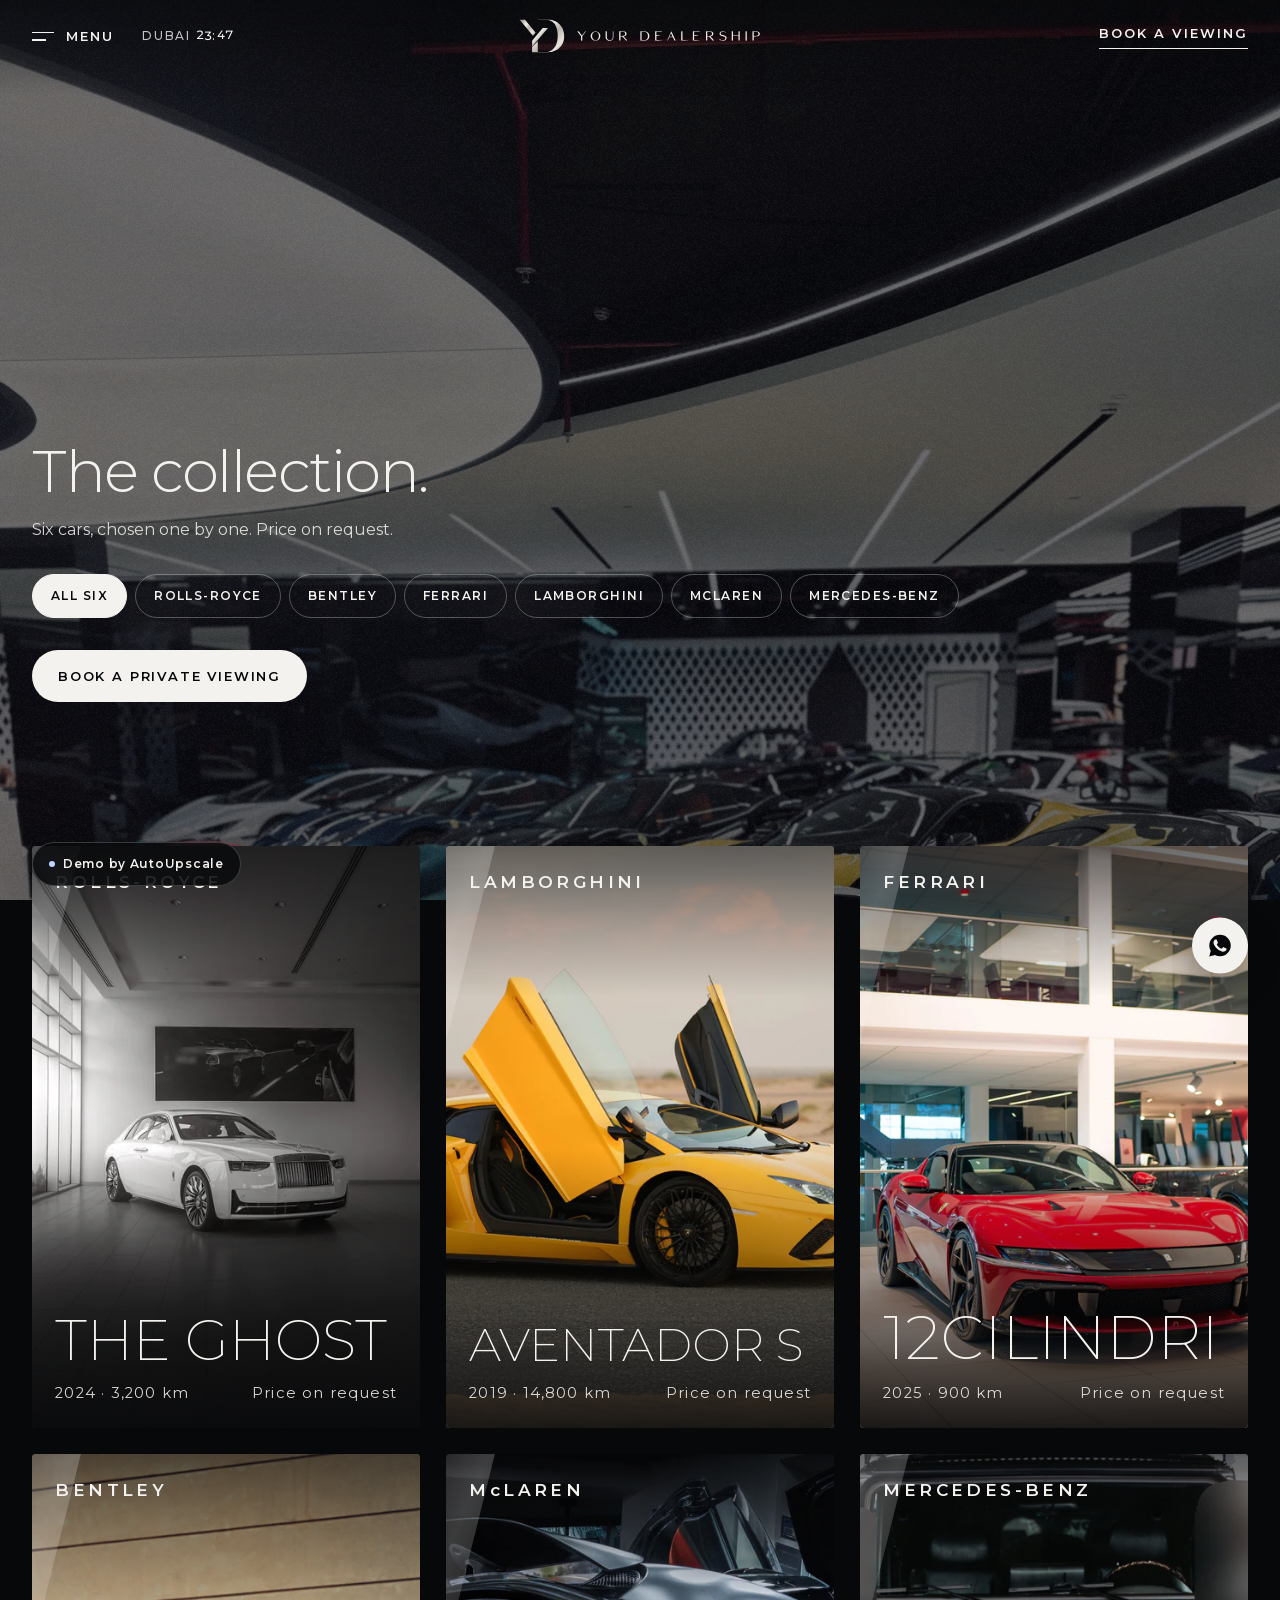
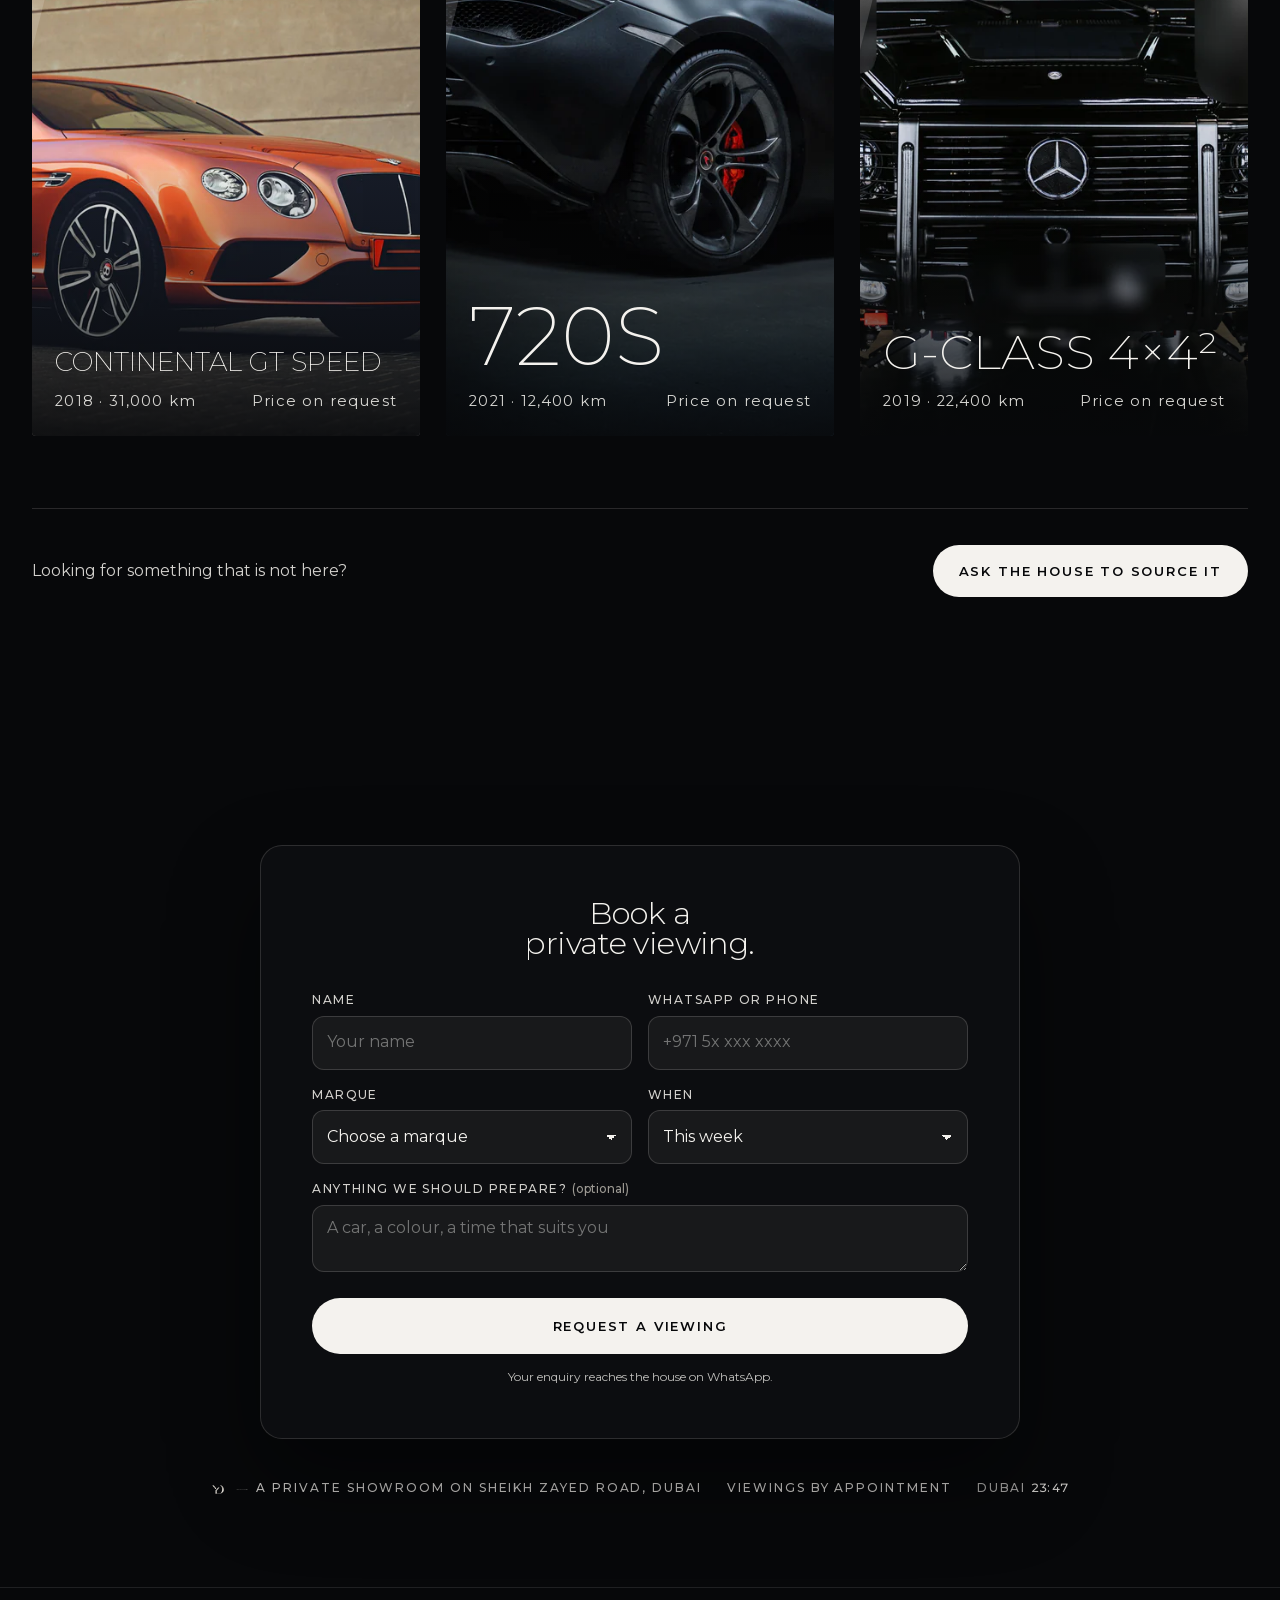
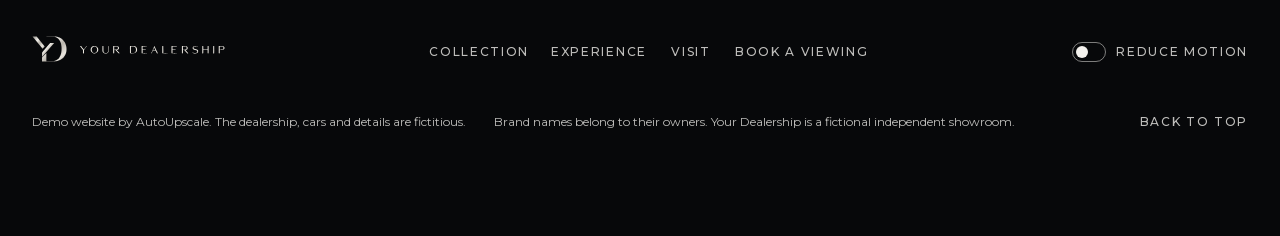
<file: demo/site/collection/index.html>
<!doctype html>
<html lang="en" class="no-js" data-page="collection">
<head>
<meta charset="utf-8">
<meta name="viewport" content="width=device-width, initial-scale=1, viewport-fit=cover">
<title>The collection · Your Dealership, Dubai</title>
<meta name="description" content="Six rare cars in the Your Dealership showroom on Sheikh Zayed Road, Dubai. Rolls-Royce, Bentley, Ferrari, Lamborghini, McLaren and Mercedes-Benz. Price on request.">
<meta name="robots" content="noindex, nofollow">
<meta name="theme-color" content="#07080A">
<meta property="og:type" content="website">
<meta property="og:site_name" content="Your Dealership">
<meta property="og:title" content="The collection · Your Dealership, Dubai">
<meta property="og:description" content="Six rare cars in the Your Dealership showroom on Sheikh Zayed Road, Dubai. Rolls-Royce, Bentley, Ferrari, Lamborghini, McLaren and Mercedes-Benz. Price on request.">
<meta property="og:image" content="../media/og/collection.jpg">
<meta property="og:image:width" content="1200"><meta property="og:image:height" content="630">
<meta name="twitter:card" content="summary_large_image">
<link rel="icon" href="../favicon.ico" sizes="48x48">
<link rel="icon" href="../icons/icon.svg" type="image/svg+xml">
<link rel="apple-touch-icon" href="../icons/icon-192.png">
<link rel="preload" as="font" type="font/woff2" crossorigin href="../assets/fonts/montserrat-latin.woff2">
<script>window.__yd0=performance.now();!function(d,h){h.className=h.className.replace('no-js','js');var q=location.search,m=0;try{m=localStorage.getItem('yd-calma')==='1'}catch(e){}if(m)h.classList.add('sem-movimento');if(/[?&]embed=1/.test(q))h.classList.add('embed');if(/[?&]showreel=1/.test(q))h.classList.add('showreel');try{if(sessionStorage.getItem('yd-corte')==='1'){h.classList.add('chega');sessionStorage.removeItem('yd-corte')}}catch(e){}h.classList.add('aberto');}(document,document.documentElement)</script>
<link rel="stylesheet" href="../assets/site.css?v=9c7779f3">
<script type="application/json" id="cfg">{"root":"../","crm":"../../crm/?tour=1","au":"https://autoupscale.pt/#contact","home":false,"streak":"../media/img/streak.png","burn":"../media/img/glow.png"}</script>
<script type="application/json" id="scenes">{"col-hero":{"k":"img","L":[[3840,"../media/img/h3-3840.webp"],[2560,"../media/img/h3-2560.webp"],[1920,"../media/img/h3-1920.webp"],[1280,"../media/img/h3-1280.webp"]],"P":[[1440,"../media/img/h3-p-1440.webp"],[1080,"../media/img/h3-p-1080.webp"],[720,"../media/img/h3-p-720.webp"]],"veil":0.6,"tone":"dark","pos":"50% 50%","posP":"50% 50%","grad":""},"black":{"k":"black","veil":0},"credits":{"k":"img","L":[[3840,"../media/img/h1-3840.webp"],[2560,"../media/img/h1-2560.webp"],[1920,"../media/img/h1-1920.webp"],[1280,"../media/img/h1-1280.webp"]],"P":[[1382,"../media/img/h1-p-1382.webp"],[1080,"../media/img/h1-p-1080.webp"],[720,"../media/img/h1-p-720.webp"]],"veil":0.5,"tone":"dark","pos":"50% 50%","posP":"50% 50%","grad":""},"dim-rolls-royce-ghost":{"k":"img","L":[[2436,"../media/img/rolls-royce-ghost-2436.webp"],[1920,"../media/img/rolls-royce-ghost-1920.webp"],[1280,"../media/img/rolls-royce-ghost-1280.webp"]],"P":[[1440,"../media/img/rolls-royce-ghost-p-1440.webp"],[1080,"../media/img/rolls-royce-ghost-p-1080.webp"],[720,"../media/img/rolls-royce-ghost-p-720.webp"]],"veil":0.8,"tone":"dark","pos":"50% 50%","posP":"50% 50%","grad":""},"dim-lamborghini-aventador-s":{"k":"img","L":[[3840,"../media/img/lamborghini-aventador-s-3840.webp"],[2560,"../media/img/lamborghini-aventador-s-2560.webp"],[1920,"../media/img/lamborghini-aventador-s-1920.webp"],[1280,"../media/img/lamborghini-aventador-s-1280.webp"]],"P":[[1440,"../media/img/lamborghini-aventador-s-p-1440.webp"],[1080,"../media/img/lamborghini-aventador-s-p-1080.webp"],[720,"../media/img/lamborghini-aventador-s-p-720.webp"]],"veil":0.8,"tone":"dark","pos":"50% 50%","posP":"50% 50%","grad":""},"dim-ferrari-12cilindri":{"k":"img","L":[[3448,"../media/img/ferrari-12cilindri-3448.webp"],[2560,"../media/img/ferrari-12cilindri-2560.webp"],[1920,"../media/img/ferrari-12cilindri-1920.webp"],[1280,"../media/img/ferrari-12cilindri-1280.webp"]],"P":[[1440,"../media/img/ferrari-12cilindri-p-1440.webp"],[1080,"../media/img/ferrari-12cilindri-p-1080.webp"],[720,"../media/img/ferrari-12cilindri-p-720.webp"]],"veil":0.8,"tone":"dark","pos":"50% 50%","posP":"50% 50%","grad":""},"dim-bentley-continental-gt-speed":{"k":"img","L":[[3840,"../media/img/bentley-continental-gt-speed-3840.webp"],[2560,"../media/img/bentley-continental-gt-speed-2560.webp"],[1920,"../media/img/bentley-continental-gt-speed-1920.webp"],[1280,"../media/img/bentley-continental-gt-speed-1280.webp"]],"P":[[1440,"../media/img/bentley-continental-gt-speed-p-1440.webp"],[1080,"../media/img/bentley-continental-gt-speed-p-1080.webp"],[720,"../media/img/bentley-continental-gt-speed-p-720.webp"]],"veil":0.8,"tone":"dark","pos":"50% 50%","posP":"50% 50%","grad":""},"dim-mclaren-720s":{"k":"img","L":[[3840,"../media/img/mclaren-720s-3840.webp"],[2560,"../media/img/mclaren-720s-2560.webp"],[1920,"../media/img/mclaren-720s-1920.webp"],[1280,"../media/img/mclaren-720s-1280.webp"]],"P":[[1440,"../media/img/mclaren-720s-p-1440.webp"],[1080,"../media/img/mclaren-720s-p-1080.webp"],[720,"../media/img/mclaren-720s-p-720.webp"]],"veil":0.8,"tone":"dark","pos":"50% 50%","posP":"50% 50%","grad":""},"dim-mercedes-benz-g-class-4x4":{"k":"img","L":[[3840,"../media/img/mercedes-benz-g-class-4x4-3840.webp"],[2560,"../media/img/mercedes-benz-g-class-4x4-2560.webp"],[1920,"../media/img/mercedes-benz-g-class-4x4-1920.webp"],[1280,"../media/img/mercedes-benz-g-class-4x4-1280.webp"]],"P":[[1440,"../media/img/mercedes-benz-g-class-4x4-p-1440.webp"],[1080,"../media/img/mercedes-benz-g-class-4x4-p-1080.webp"],[720,"../media/img/mercedes-benz-g-class-4x4-p-720.webp"]],"veil":0.8,"tone":"dark","pos":"50% 50%","posP":"50% 50%","grad":""}}</script>

<script src="../assets/site.js?v=9c7779f3" defer></script>
</head>
<body id="top">
<a class="salta" href="#main">Skip to content</a>

<div id="stage" aria-hidden="true"><div class="cenas"></div><i class="veu-palco"></i><i class="matte top"></i><i class="matte bottom"></i><div class="strips"><i></i><i></i><i></i><i></i><i></i><i></i></div><i class="grain"></i></div>
<header class="cab" data-cab>
  <div class="cab-esq"><button class="menu-btn" type="button" aria-label="Menu" aria-expanded="false" aria-controls="menu" data-menu-open><span class="menu-ic" aria-hidden="true"><i></i><i></i></span><span class="mask"><span class="menu-t">Menu</span></span></button><span class="hora cab-hora" data-hora><span class="sr" data-hora-txt>Dubai time</span><span class="hora-l" aria-hidden="true">Dubai</span> <span class="dig" aria-hidden="true"><i data-d="0"></i><i data-d="0"></i><b>:</b><i data-d="0"></i><i data-d="0"></i></span></span></div>
  <a class="cab-marca" href=".././" aria-label="Your Dealership, home"><span class="marca "><svg class="yd-c-mono" viewBox="352 342 320 237" aria-hidden="true"><defs><linearGradient id="yd-mc" x1="0" y1="0" x2="1" y2="1"><stop offset="0" stop-color="#8E8A84"/><stop offset=".35" stop-color="#F2EFEA"/><stop offset=".55" stop-color="#B9B4AC"/><stop offset=".8" stop-color="#E9E5DE"/><stop offset="1" stop-color="#9C978F"/></linearGradient></defs><g class="yd-mono" fill="url(#yd-mc)"><path class="yd-y-esq" d="M357 346.6 L394.5 346.6 L467.6 437.2 L449 458.2 Z"/><path class="yd-y-dir" d="M517.5 405.6 L554.2 405.6 L443.5 533.4 L443.5 496.2 L447.6 488.6 Z"/><path class="yd-d" d="M483 346.6 L568 346.6 L581.5 348.5 C582.3 348.8 584.1 349.7 586.3 350.5 C588.6 351.3 592.2 352.5 595.0 353.5 C597.8 354.5 600.7 355.3 603.3 356.5 C606.0 357.7 608.4 359.0 611.0 360.5 C613.6 362.0 616.4 363.7 619.0 365.5 C621.6 367.3 624.1 369.3 626.7 371.5 C629.2 373.7 631.9 376.0 634.3 378.5 C636.8 381.0 639.1 383.7 641.3 386.5 C643.6 389.3 645.9 392.3 648.0 395.5 C650.1 398.7 651.9 402.0 653.7 405.5 C655.4 409.0 657.2 412.7 658.7 416.5 C660.1 420.3 661.3 424.5 662.3 428.5 C663.4 432.5 664.3 436.5 665.0 440.5 C665.7 444.5 666.1 448.5 666.3 452.5 C666.6 456.5 666.7 460.5 666.7 464.5 C666.6 468.5 666.4 472.5 666.0 476.5 C665.6 480.5 665.1 484.7 664.3 488.5 C663.6 492.3 662.8 495.8 661.7 499.5 C660.5 503.2 658.9 507.0 657.3 510.5 C655.7 514.0 653.9 517.3 652.0 520.5 C650.1 523.7 648.1 526.7 646.0 529.5 C643.9 532.3 641.6 535.0 639.3 537.5 C637.1 540.0 634.8 542.3 632.3 544.5 C629.9 546.7 627.2 548.7 624.7 550.5 C622.2 552.3 619.9 554.0 617.3 555.5 C614.8 557.0 612.0 558.2 609.3 559.5 C606.7 560.8 604.2 562.3 601.3 563.5 C598.5 564.7 595.4 565.5 592.3 566.5 C589.3 567.5 586.1 568.7 583.0 569.5 C579.9 570.3 577.2 571.0 574.0 571.5 C570.8 572.0 566.2 572.2 563.7 572.5 C561.2 572.8 559.8 573.3 559.0 573.5 L548 574.0 L443.5 574.0 L443.5 537.8 L483 497 L483 571.3 L556.5 571.3 L556.5 570.5 C557.1 570.2 558.2 569.2 560.0 568.5 C561.8 567.8 564.8 567.3 567.0 566.5 C569.2 565.7 571.2 564.7 573.3 563.5 C575.4 562.3 577.5 561.0 579.7 559.5 C581.8 558.0 584.2 556.3 586.3 554.5 C588.5 552.7 590.6 550.7 592.7 548.5 C594.7 546.3 596.8 544.0 598.7 541.5 C600.6 539.0 602.3 536.3 604.0 533.5 C605.7 530.7 607.2 527.7 608.7 524.5 C610.2 521.3 611.7 518.0 613.0 514.5 C614.3 511.0 615.3 507.3 616.3 503.5 C617.3 499.7 618.3 495.7 619.0 491.5 C619.7 487.3 620.2 482.8 620.7 478.5 C621.1 474.2 621.5 469.8 621.7 465.5 C621.8 461.2 621.8 456.8 621.7 452.5 C621.6 448.2 621.4 443.7 621.0 439.5 C620.6 435.3 620.0 431.5 619.3 427.5 C618.7 423.5 617.9 419.3 617.0 415.5 C616.1 411.7 614.8 408.0 613.7 404.5 C612.5 401.0 611.3 397.7 610.0 394.5 C608.7 391.3 607.2 388.3 605.7 385.5 C604.1 382.7 602.4 380.0 600.7 377.5 C598.9 375.0 596.9 372.7 595.0 370.5 C593.1 368.3 591.1 366.3 589.0 364.5 C586.9 362.7 584.8 361.0 582.7 359.5 C580.5 358.0 578.3 356.7 576.0 355.5 C573.7 354.3 571.1 353.3 568.7 352.5 C566.3 351.7 563.4 351.0 561.7 350.5 C559.9 350.0 558.6 349.7 558.0 349.5 L484.2 348.3 Z"/></g></svg><svg class="yd-c-nome" viewBox="145 622 740 48" aria-hidden="true"><g class="yd-nome" fill="#EEEAE3"><path transform="translate(142 619) scale(.25) translate(0.000000,216.000000) scale(0.100000,-0.100000)" d="M341 1826 c-7 -8 -4 -21 7 -38 34 -50 161 -216 298 -388 77 -96 170
-216 206 -267 l66 -92 7 -286 c4 -157 5 -304 1 -327 -11 -69 9 -88 95 -88 119
0 109 -31 109 358 0 322 1 339 21 371 28 46 204 282 314 421 99 124 200 257
227 298 23 35 7 56 -36 48 -41 -8 -49 -17 -183 -193 -186 -245 -374 -478 -387
-481 -12 -3 -79 69 -115 122 -8 12 -40 53 -71 91 -31 39 -94 120 -140 180
-112 148 -208 262 -228 271 -30 12 -181 12 -191 0z"/><path transform="translate(142 619) scale(.25) translate(0.000000,216.000000) scale(0.100000,-0.100000)" d="M3090 1819 c-284 -64 -473 -228 -582 -507 -29 -73 -31 -84 -31 -222
0 -150 10 -199 67 -332 69 -162 248 -315 446 -380 90 -30 104 -32 250 -32 170
-1 214 8 340 66 302 141 470 440 431 765 -40 325 -271 567 -613 643 -108 25
-197 24 -308 -1z m251 -68 c77 -13 184 -66 243 -120 268 -249 282 -786 29
-1061 -150 -163 -413 -200 -626 -87 -212 112 -348 495 -277 780 90 359 322
538 631 488z"/><path transform="translate(142 619) scale(.25) translate(0.000000,216.000000) scale(0.100000,-0.100000)" d="M4870 1821 c-14 -28 -14 -963 1 -1050 19 -106 62 -186 145 -268 41
-40 79 -73 86 -73 6 0 19 -6 27 -14 22 -19 150 -61 243 -80 102 -21 180 -20
286 3 247 56 392 189 436 405 24 116 24 1056 0 1080 -19 19 -60 21 -71 4 -4
-7 -10 -249 -13 -538 -7 -590 -5 -578 -83 -691 -84 -123 -230 -189 -417 -189
-189 0 -335 80 -396 218 -49 111 -54 175 -54 701 0 365 -3 490 -12 499 -7 7
-43 12 -90 12 -66 0 -79 -3 -88 -19z"/><path transform="translate(142 619) scale(.25) translate(0.000000,216.000000) scale(0.100000,-0.100000)" d="M7041 1827 c-19 -19 -15 -1461 4 -1477 16 -14 167 -11 182 3 4 5 10
156 13 335 l5 327 131 3 c155 3 123 22 300 -178 70 -80 149 -167 175 -195 26
-27 63 -68 81 -91 74 -92 162 -190 180 -200 11 -6 58 -10 105 -9 136 2 136 2
-64 216 -248 268 -393 432 -393 446 0 14 19 19 96 27 122 12 267 117 320 233
24 51 27 70 27 163 0 129 -19 177 -103 261 -124 125 -195 140 -685 144 -255 2
-366 0 -374 -8z m779 -108 c116 -55 170 -146 170 -289 0 -162 -75 -269 -220
-315 -64 -20 -504 -35 -522 -17 -7 7 -13 433 -8 645 0 5 118 7 263 5 258 -3
263 -3 317 -29z"/><path transform="translate(142 619) scale(.25) translate(0.000000,216.000000) scale(0.100000,-0.100000)" d="M10438 1829 c-17 -13 -18 -61 -18 -738 0 -530 3 -727 11 -737 17 -21
677 -20 808 1 204 33 354 115 467 255 131 163 178 365 144 630 -37 286 -274
520 -584 575 -128 23 -803 34 -828 14z m790 -103 c260 -78 406 -309 406 -641
0 -183 -34 -302 -125 -435 -81 -121 -177 -180 -342 -214 -88 -19 -531 -23
-542 -6 -4 7 -8 900 -5 1313 0 4 118 7 263 7 251 0 267 -1 345 -24z"/><path transform="translate(142 619) scale(.25) translate(0.000000,216.000000) scale(0.100000,-0.100000)" d="M12792 1828 c-9 -9 -12 -184 -12 -734 0 -644 2 -724 16 -738 24 -24
1034 -24 1058 0 9 8 16 19 16 24 0 5 -7 16 -16 24 -13 14 -67 16 -434 16 -257
0 -421 4 -425 10 -3 5 -6 152 -6 326 -1 257 1 318 12 325 8 5 144 9 303 8 316
0 326 1 312 55 -6 26 -6 26 -310 26 -256 0 -305 2 -316 15 -15 18 -12 532 3
553 7 9 106 12 433 12 413 0 424 0 434 20 13 24 -1 56 -27 63 -46 11 -1029 7
-1041 -5z"/><path transform="translate(142 619) scale(.25) translate(0.000000,216.000000) scale(0.100000,-0.100000)" d="M15353 1812 c-7 -4 -19 -26 -28 -47 -9 -22 -22 -53 -30 -70 -13 -27
-109 -249 -224 -516 -22 -53 -41 -99 -41 -102 0 -4 -15 -39 -34 -79 -165 -356
-169 -366 -223 -498 -19 -47 -39 -89 -44 -95 -27 -27 5 -71 44 -61 19 4 37 33
84 133 74 157 153 337 153 351 0 6 7 18 16 26 13 14 54 16 298 16 261 0 284
-1 299 -18 10 -10 17 -21 17 -24 0 -4 25 -58 55 -122 30 -63 55 -118 55 -121
0 -3 12 -32 26 -63 15 -31 37 -81 51 -110 29 -64 50 -74 147 -70 65 3 71 5 74
26 2 12 -5 37 -16 55 -11 17 -23 43 -27 57 -8 27 -43 103 -132 290 -31 63 -69
144 -85 180 -43 95 -51 112 -118 255 -112 235 -153 323 -239 506 -11 25 -21
53 -21 61 0 17 -25 48 -38 48 -4 0 -12 -4 -19 -8z m-12 -349 c12 -27 49 -106
84 -178 77 -156 127 -273 129 -300 1 -19 -6 -20 -228 -23 -134 -1 -234 2 -239
7 -6 6 31 100 97 248 58 132 106 248 106 259 0 51 27 44 51 -13z"/><path transform="translate(142 619) scale(.25) translate(0.000000,216.000000) scale(0.100000,-0.100000)" d="M16964 1828 c-4 -7 -10 -337 -12 -734 -3 -634 -1 -723 12 -736 24
-24 1026 -26 1050 -3 18 19 19 24 6 45 -8 13 -71 16 -432 20 l-423 5 -3 689
c-2 624 -4 691 -19 708 -20 22 -166 27 -179 6z"/><path transform="translate(142 619) scale(.25) translate(0.000000,216.000000) scale(0.100000,-0.100000)" d="M18830 1821 c-15 -30 -14 -1453 2 -1469 14 -14 1024 -17 1046 -3 8 5
12 21 10 37 -3 29 -3 29 -422 32 -289 1 -423 6 -433 13 -10 9 -13 76 -13 329
0 290 1 318 17 324 9 4 147 6 306 5 312 -1 310 -2 305 51 -3 25 -3 25 -305 30
-194 3 -306 9 -313 16 -7 7 -9 101 -8 285 l3 274 430 5 c237 3 431 7 433 8 11
10 -1 63 -17 72 -13 6 -196 10 -525 10 -489 0 -506 -1 -516 -19z"/><path transform="translate(142 619) scale(.25) translate(0.000000,216.000000) scale(0.100000,-0.100000)" d="M20932 1828 c-9 -9 -12 -187 -12 -738 0 -551 3 -729 12 -738 14 -14
156 -16 178 -2 13 8 15 57 17 331 1 256 4 324 15 331 13 9 245 3 270 -8 7 -3
25 -20 39 -39 38 -50 125 -151 199 -230 36 -38 104 -113 150 -165 47 -52 114
-126 150 -163 l64 -68 91 3 c90 3 90 3 93 30 2 16 -1 28 -6 28 -6 0 -57 53
-113 118 -57 64 -135 151 -174 192 -114 123 -255 289 -255 300 0 5 15 10 33
10 37 0 115 20 169 44 127 55 217 164 239 291 25 144 -12 268 -106 352 -120
108 -252 133 -710 133 -244 0 -334 -3 -343 -12z m788 -109 c108 -50 153 -135
154 -284 2 -268 -127 -349 -544 -343 l-195 3 -5 315 c-3 173 -3 321 -1 328 3
11 57 13 270 10 262 -3 267 -3 321 -29z"/><path transform="translate(142 619) scale(.25) translate(0.000000,216.000000) scale(0.100000,-0.100000)" d="M23542 1839 c-226 -27 -391 -138 -441 -295 -26 -84 -26 -104 0 -187
50 -160 213 -266 494 -322 314 -63 425 -146 425 -316 0 -96 -66 -206 -149
-249 -132 -68 -327 -81 -499 -34 -90 24 -207 77 -243 110 -24 22 -54 17 -67
-11 -19 -41 -16 -45 89 -103 300 -166 733 -141 936 55 97 94 118 144 118 283
0 129 -5 142 -83 237 -89 108 -220 167 -532 238 -240 54 -324 118 -322 245 2
106 58 187 165 236 60 28 67 29 222 29 152 0 163 -2 225 -28 92 -39 111 -49
142 -69 35 -24 54 -23 72 4 25 35 20 44 -36 75 -168 92 -331 124 -516 102z"/><path transform="translate(142 619) scale(.25) translate(0.000000,216.000000) scale(0.100000,-0.100000)" d="M25052 1828 c-9 -9 -12 -187 -12 -740 0 -836 -13 -748 108 -748 46 0
73 5 81 13 7 9 12 126 13 363 l3 349 429 3 c337 2 431 0 438 -10 4 -7 7 -168
7 -357 0 -275 2 -346 13 -352 19 -12 146 -11 169 1 19 10 19 29 19 734 0 638
-2 725 -15 736 -23 19 -164 18 -176 0 -5 -8 -10 -132 -11 -275 -3 -369 -3
-364 -14 -375 -7 -7 -159 -9 -435 -8 l-424 3 -3 325 c-2 291 -4 326 -19 338
-22 16 -155 16 -171 0z"/><path transform="translate(142 619) scale(.25) translate(0.000000,216.000000) scale(0.100000,-0.100000)" d="M27266 1824 c-14 -14 -16 -95 -16 -739 0 -830 -12 -745 104 -745 105
0 96 -74 96 754 0 548 -3 725 -12 734 -19 19 -153 16 -172 -4z"/><path transform="translate(142 619) scale(.25) translate(0.000000,216.000000) scale(0.100000,-0.100000)" d="M28376 1825 c-15 -15 -16 -81 -16 -740 0 -706 0 -725 19 -735 24 -12
151 -13 170 -1 12 8 15 67 18 332 2 177 5 325 8 327 2 3 107 4 232 3 355 -2
510 35 616 147 74 80 99 140 105 254 4 92 3 100 -26 162 -62 132 -170 211
-328 242 -134 26 -773 33 -798 9z m776 -113 c108 -53 160 -144 160 -282 0
-163 -66 -264 -207 -315 -61 -22 -523 -32 -530 -11 -7 18 -12 635 -6 641 3 3
120 5 261 3 256 -3 256 -3 322 -36z"/></g></svg></span></a>
  <div class="cab-dir"><a class="cab-book" href="#book" data-sheet data-intent="Private viewing"><span class="mask"><span>Book a viewing</span></span></a></div>
</header>
<div class="menu" id="menu" role="dialog" aria-modal="true" aria-label="Menu" hidden>
  <div class="menu-fundo" aria-hidden="true"><i class="mt"></i><i class="mb"></i></div>
  <div class="menu-in">
    <button class="menu-fecha" type="button" data-menu-close aria-label="Close the menu"><svg class="ic" viewBox="0 0 16 16" aria-hidden="true"><path d="m3 3 10 10M13 3 3 13" fill="none" stroke="currentColor" stroke-width="1.4"/></svg></button>
    <nav class="menu-nav" aria-label="Main"><ol>
      <li><a href=".././"><span class="li">Home</span></a></li>
      <li><a href="../collection/"><span class="li">Collection</span></a></li><li><a href="../experience/"><span class="li">Experience</span></a></li><li><a href="../visit/"><span class="li">Visit</span></a></li>
      <li><a href="#book" data-sheet data-intent="Private viewing"><span class="li">Book a viewing</span></a></li>
    </ol></nav>
    <div class="menu-pe"><span class="hora menu-hora" data-hora><span class="sr" data-hora-txt>Dubai time</span><span class="hora-l" aria-hidden="true">Dubai</span> <span class="dig" aria-hidden="true"><i data-d="0"></i><i data-d="0"></i><b>:</b><i data-d="0"></i><i data-d="0"></i></span></span><span class="menu-ap">Viewings by appointment</span>
      <a class="btn round" href="#book" data-sheet data-intent="WhatsApp" aria-label="WhatsApp the house"><svg class="ic" viewBox="0 0 24 24" aria-hidden="true"><path fill="currentColor" d="M12.04 2C6.58 2 2.13 6.45 2.13 11.91c0 1.75.46 3.45 1.32 4.95L2.05 22l5.25-1.38a9.9 9.9 0 0 0 4.74 1.21c5.46 0 9.91-4.45 9.91-9.91S17.5 2 12.04 2Zm5.8 14.13c-.25.69-1.45 1.32-2 1.4-.51.08-1.16.11-1.87-.12-.43-.14-.98-.32-1.69-.62-2.97-1.28-4.91-4.27-5.06-4.47-.15-.2-1.21-1.61-1.21-3.07 0-1.46.77-2.18 1.04-2.48.27-.3.59-.37.79-.37h.57c.18 0 .43-.07.67.51.25.6.84 2.06.92 2.21.07.15.12.32.02.52-.1.2-.15.32-.3.5-.15.17-.31.39-.45.52-.15.15-.3.31-.13.6.17.3.77 1.27 1.65 2.06 1.13 1.01 2.09 1.32 2.39 1.47.3.15.47.12.64-.07.17-.2.74-.86.94-1.16.2-.3.39-.25.66-.15.27.1 1.72.81 2.02.96.3.15.49.22.57.35.07.12.07.72-.18 1.41Z"/></svg></a></div>
  </div>
</div>
<main id="main" tabindex="-1">

<section id="collection" class="s-col-hero" data-scene="col-hero" data-cut="fade" aria-labelledby="col-t">
  <h1 class="h1 sub" id="col-t"><span class="ln"><span class="li">The collection.</span></span></h1>
  <p class="linha">Six cars, chosen one by one. Price&nbsp;on&nbsp;request.</p>
  <div class="chips" role="group" aria-label="Filter by marque">
    <button class="chip" type="button" aria-pressed="true" data-chip="all">All six</button>
    <button class="chip" type="button" aria-pressed="false" data-chip="rolls-royce">Rolls-Royce</button><button class="chip" type="button" aria-pressed="false" data-chip="bentley">Bentley</button><button class="chip" type="button" aria-pressed="false" data-chip="ferrari">Ferrari</button><button class="chip" type="button" aria-pressed="false" data-chip="lamborghini">Lamborghini</button><button class="chip" type="button" aria-pressed="false" data-chip="mclaren">McLaren</button><button class="chip" type="button" aria-pressed="false" data-chip="mercedes-benz">Mercedes-Benz</button>
  </div>
  <div class="acts"><a class="btn solid" href="#book" data-sheet data-intent="Private viewing"><span class="btn-t">Book a private viewing</span></a></div>
</section>
<section id="cars" class="s-grade" aria-label="The six cars">
  <ul class="grade">
<li class="cartaz" data-scene="dim-rolls-royce-ghost" data-cut="beat" data-marque="rolls-royce" style="--i:0"><a href="../vehicles/rolls-royce-ghost/" aria-label="Rolls-Royce Ghost, price on request">
      <figure class="cartaz-img"><img src="../media/img/rolls-royce-ghost-card-800.webp" srcset="../media/img/rolls-royce-ghost-card-1200.webp 1200w, ../media/img/rolls-royce-ghost-card-800.webp 800w, ../media/img/rolls-royce-ghost-card-480.webp 480w" sizes="(max-width: 760px) 86vw, (max-width: 1100px) 44vw, 29vw" width="1200" height="1800" alt="White Rolls-Royce Ghost in a bright gallery room" loading="lazy" decoding="async"><i class="cartaz-glint" aria-hidden="true"></i></figure>
      <span class="cartaz-marca">ROLLS-ROYCE</span>
      <span class="cartaz-modelo" style="--k:5.8662">THE GHOST</span>
      <span class="cartaz-pe"><span>2024 · 3,200 km</span><span>Price on request</span></span>
    </a></li>
<li class="cartaz" data-scene="dim-lamborghini-aventador-s" data-cut="beat" data-marque="lamborghini" style="--i:1"><a href="../vehicles/lamborghini-aventador-s/" aria-label="Lamborghini Aventador S, price on request">
      <figure class="cartaz-img"><img src="../media/img/lamborghini-aventador-s-card-800.webp" srcset="../media/img/lamborghini-aventador-s-card-1200.webp 1200w, ../media/img/lamborghini-aventador-s-card-800.webp 800w, ../media/img/lamborghini-aventador-s-card-480.webp 480w" sizes="(max-width: 760px) 86vw, (max-width: 1100px) 44vw, 29vw" width="1200" height="1800" alt="Yellow Lamborghini Aventador S with its doors up on a desert road" loading="lazy" decoding="async"><i class="cartaz-glint" aria-hidden="true"></i></figure>
      <span class="cartaz-marca">LAMBORGHINI</span>
      <span class="cartaz-modelo" style="--k:7.2595">AVENTADOR S</span>
      <span class="cartaz-pe"><span>2019 · 14,800 km</span><span>Price on request</span></span>
    </a></li>
<li class="cartaz" data-scene="dim-ferrari-12cilindri" data-cut="beat" data-marque="ferrari" style="--i:2"><a href="../vehicles/ferrari-12cilindri/" aria-label="Ferrari 12Cilindri, price on request">
      <figure class="cartaz-img"><img src="../media/img/ferrari-12cilindri-card-800.webp" srcset="../media/img/ferrari-12cilindri-card-1200.webp 1200w, ../media/img/ferrari-12cilindri-card-800.webp 800w, ../media/img/ferrari-12cilindri-card-480.webp 480w" sizes="(max-width: 760px) 86vw, (max-width: 1100px) 44vw, 29vw" width="1200" height="1800" alt="Red Ferrari 12Cilindri in a showroom" loading="lazy" decoding="async"><i class="cartaz-glint" aria-hidden="true"></i></figure>
      <span class="cartaz-marca">FERRARI</span>
      <span class="cartaz-modelo" style="--k:5.4198">12CILINDRI</span>
      <span class="cartaz-pe"><span>2025 · 900 km</span><span>Price on request</span></span>
    </a></li>
<li class="cartaz" data-scene="dim-bentley-continental-gt-speed" data-cut="beat" data-marque="bentley" style="--i:3"><a href="../vehicles/bentley-continental-gt-speed/" aria-label="Bentley Continental GT Speed, price on request">
      <figure class="cartaz-img"><img src="../media/img/bentley-continental-gt-speed-card-800.webp" srcset="../media/img/bentley-continental-gt-speed-card-1200.webp 1200w, ../media/img/bentley-continental-gt-speed-card-800.webp 800w, ../media/img/bentley-continental-gt-speed-card-480.webp 480w" sizes="(max-width: 760px) 86vw, (max-width: 1100px) 44vw, 29vw" width="1200" height="1800" alt="Orange Bentley Continental GT Speed against a ribbed wall" loading="lazy" decoding="async"><i class="cartaz-glint" aria-hidden="true"></i></figure>
      <span class="cartaz-marca">BENTLEY</span>
      <span class="cartaz-modelo" style="--k:12.5648">CONTINENTAL GT SPEED</span>
      <span class="cartaz-pe"><span>2018 · 31,000 km</span><span>Price on request</span></span>
    </a></li>
<li class="cartaz" data-scene="dim-mclaren-720s" data-cut="beat" data-marque="mclaren" style="--i:4"><a href="../vehicles/mclaren-720s/" aria-label="McLaren 720S, price on request">
      <figure class="cartaz-img"><img src="../media/img/mclaren-720s-card-800.webp" srcset="../media/img/mclaren-720s-card-1200.webp 1200w, ../media/img/mclaren-720s-card-800.webp 800w, ../media/img/mclaren-720s-card-480.webp 480w" sizes="(max-width: 760px) 86vw, (max-width: 1100px) 44vw, 29vw" width="1200" height="1800" alt="Satin black McLaren 720S with its doors open" loading="lazy" decoding="async"><i class="cartaz-glint" aria-hidden="true"></i></figure>
      <span class="cartaz-marca">McLAREN</span>
      <span class="cartaz-modelo" style="--k:2.388">720S</span>
      <span class="cartaz-pe"><span>2021 · 12,400 km</span><span>Price on request</span></span>
    </a></li>
<li class="cartaz" data-scene="dim-mercedes-benz-g-class-4x4" data-cut="beat" data-marque="mercedes-benz" style="--i:5"><a href="../vehicles/mercedes-benz-g-class-4x4/" aria-label="Mercedes-Benz G-Class 4×4², price on request">
      <figure class="cartaz-img"><img src="../media/img/mercedes-benz-g-class-4x4-card-800.webp" srcset="../media/img/mercedes-benz-g-class-4x4-card-1200.webp 1200w, ../media/img/mercedes-benz-g-class-4x4-card-800.webp 800w, ../media/img/mercedes-benz-g-class-4x4-card-480.webp 480w" sizes="(max-width: 760px) 86vw, (max-width: 1100px) 44vw, 29vw" width="1200" height="1800" alt="Black Mercedes-Benz G-Class 4x4 squared seen from the front" loading="lazy" decoding="async"><i class="cartaz-glint" aria-hidden="true"></i></figure>
      <span class="cartaz-marca">MERCEDES-BENZ</span>
      <span class="cartaz-modelo" style="--k:6.8972">G-CLASS 4×4²</span>
      <span class="cartaz-pe"><span>2019 · 22,400 km</span><span>Price on request</span></span>
    </a></li>
  </ul>
  <div class="grade-pe"><p class="linha">Looking for something that is not here?</p><a class="btn solid" href="#book" data-sheet data-intent="Sourcing a car"><span class="btn-t">Ask the house to source it</span></a></div>
</section>
<section id="book" class="s-book" data-scene="credits" data-cut="fade" aria-labelledby="book-t">
  <div class="book-in">
    <h2 class="h2" id="book-t"><span class="ln"><span class="li">Book a</span></span> <span class="ln"><span class="li">private viewing.</span></span></h2>
    <form class="form-book" data-form="book" novalidate aria-label="Book a private viewing">
      <div class="campos">
        <label class="campo"><span>Name</span><input name="name" autocomplete="name" required minlength="2" placeholder="Your name"></label>
        <label class="campo"><span>WhatsApp or phone</span><input name="phone" type="tel" inputmode="tel" autocomplete="tel" required minlength="7" placeholder="+971 5x xxx xxxx"></label>
        <label class="campo"><span>Marque</span><select name="marque" required><option value="">Choose a marque</option><option value="Rolls-Royce">Rolls-Royce</option><option value="Bentley">Bentley</option><option value="Ferrari">Ferrari</option><option value="Lamborghini">Lamborghini</option><option value="McLaren">McLaren</option><option value="Mercedes-Benz">Mercedes-Benz</option><option value="Something else">Something else</option></select></label>
        <label class="campo"><span>When</span><select name="when"><option>This week</option><option>Next week</option><option>Later this month</option><option>Just exploring</option></select></label>
        <label class="campo largo"><span>Anything we should prepare? <em>(optional)</em></span><textarea name="msg" rows="2" placeholder="A car, a colour, a time that suits you"></textarea></label>
      </div>
      
      <div class="form-pe"><button class="btn solid" type="submit"><span class="btn-t">Request a viewing</span></button><p class="form-nota">Your enquiry reaches the house on WhatsApp.</p></div>
    </form>
  </div>
  <div class="creditos">
    <p class="cred-marca"><span class="marca cred"><svg class="yd-k-mono" viewBox="352 342 320 237" aria-hidden="true"><defs><linearGradient id="yd-mk" x1="0" y1="0" x2="1" y2="1"><stop offset="0" stop-color="#8E8A84"/><stop offset=".35" stop-color="#F2EFEA"/><stop offset=".55" stop-color="#B9B4AC"/><stop offset=".8" stop-color="#E9E5DE"/><stop offset="1" stop-color="#9C978F"/></linearGradient></defs><g class="yd-mono" fill="url(#yd-mk)"><path class="yd-y-esq" d="M357 346.6 L394.5 346.6 L467.6 437.2 L449 458.2 Z"/><path class="yd-y-dir" d="M517.5 405.6 L554.2 405.6 L443.5 533.4 L443.5 496.2 L447.6 488.6 Z"/><path class="yd-d" d="M483 346.6 L568 346.6 L581.5 348.5 C582.3 348.8 584.1 349.7 586.3 350.5 C588.6 351.3 592.2 352.5 595.0 353.5 C597.8 354.5 600.7 355.3 603.3 356.5 C606.0 357.7 608.4 359.0 611.0 360.5 C613.6 362.0 616.4 363.7 619.0 365.5 C621.6 367.3 624.1 369.3 626.7 371.5 C629.2 373.7 631.9 376.0 634.3 378.5 C636.8 381.0 639.1 383.7 641.3 386.5 C643.6 389.3 645.9 392.3 648.0 395.5 C650.1 398.7 651.9 402.0 653.7 405.5 C655.4 409.0 657.2 412.7 658.7 416.5 C660.1 420.3 661.3 424.5 662.3 428.5 C663.4 432.5 664.3 436.5 665.0 440.5 C665.7 444.5 666.1 448.5 666.3 452.5 C666.6 456.5 666.7 460.5 666.7 464.5 C666.6 468.5 666.4 472.5 666.0 476.5 C665.6 480.5 665.1 484.7 664.3 488.5 C663.6 492.3 662.8 495.8 661.7 499.5 C660.5 503.2 658.9 507.0 657.3 510.5 C655.7 514.0 653.9 517.3 652.0 520.5 C650.1 523.7 648.1 526.7 646.0 529.5 C643.9 532.3 641.6 535.0 639.3 537.5 C637.1 540.0 634.8 542.3 632.3 544.5 C629.9 546.7 627.2 548.7 624.7 550.5 C622.2 552.3 619.9 554.0 617.3 555.5 C614.8 557.0 612.0 558.2 609.3 559.5 C606.7 560.8 604.2 562.3 601.3 563.5 C598.5 564.7 595.4 565.5 592.3 566.5 C589.3 567.5 586.1 568.7 583.0 569.5 C579.9 570.3 577.2 571.0 574.0 571.5 C570.8 572.0 566.2 572.2 563.7 572.5 C561.2 572.8 559.8 573.3 559.0 573.5 L548 574.0 L443.5 574.0 L443.5 537.8 L483 497 L483 571.3 L556.5 571.3 L556.5 570.5 C557.1 570.2 558.2 569.2 560.0 568.5 C561.8 567.8 564.8 567.3 567.0 566.5 C569.2 565.7 571.2 564.7 573.3 563.5 C575.4 562.3 577.5 561.0 579.7 559.5 C581.8 558.0 584.2 556.3 586.3 554.5 C588.5 552.7 590.6 550.7 592.7 548.5 C594.7 546.3 596.8 544.0 598.7 541.5 C600.6 539.0 602.3 536.3 604.0 533.5 C605.7 530.7 607.2 527.7 608.7 524.5 C610.2 521.3 611.7 518.0 613.0 514.5 C614.3 511.0 615.3 507.3 616.3 503.5 C617.3 499.7 618.3 495.7 619.0 491.5 C619.7 487.3 620.2 482.8 620.7 478.5 C621.1 474.2 621.5 469.8 621.7 465.5 C621.8 461.2 621.8 456.8 621.7 452.5 C621.6 448.2 621.4 443.7 621.0 439.5 C620.6 435.3 620.0 431.5 619.3 427.5 C618.7 423.5 617.9 419.3 617.0 415.5 C616.1 411.7 614.8 408.0 613.7 404.5 C612.5 401.0 611.3 397.7 610.0 394.5 C608.7 391.3 607.2 388.3 605.7 385.5 C604.1 382.7 602.4 380.0 600.7 377.5 C598.9 375.0 596.9 372.7 595.0 370.5 C593.1 368.3 591.1 366.3 589.0 364.5 C586.9 362.7 584.8 361.0 582.7 359.5 C580.5 358.0 578.3 356.7 576.0 355.5 C573.7 354.3 571.1 353.3 568.7 352.5 C566.3 351.7 563.4 351.0 561.7 350.5 C559.9 350.0 558.6 349.7 558.0 349.5 L484.2 348.3 Z"/></g></svg><svg class="yd-k-nome" viewBox="145 622 740 48" aria-hidden="true"><g class="yd-nome" fill="#EEEAE3"><path transform="translate(142 619) scale(.25) translate(0.000000,216.000000) scale(0.100000,-0.100000)" d="M341 1826 c-7 -8 -4 -21 7 -38 34 -50 161 -216 298 -388 77 -96 170
-216 206 -267 l66 -92 7 -286 c4 -157 5 -304 1 -327 -11 -69 9 -88 95 -88 119
0 109 -31 109 358 0 322 1 339 21 371 28 46 204 282 314 421 99 124 200 257
227 298 23 35 7 56 -36 48 -41 -8 -49 -17 -183 -193 -186 -245 -374 -478 -387
-481 -12 -3 -79 69 -115 122 -8 12 -40 53 -71 91 -31 39 -94 120 -140 180
-112 148 -208 262 -228 271 -30 12 -181 12 -191 0z"/><path transform="translate(142 619) scale(.25) translate(0.000000,216.000000) scale(0.100000,-0.100000)" d="M3090 1819 c-284 -64 -473 -228 -582 -507 -29 -73 -31 -84 -31 -222
0 -150 10 -199 67 -332 69 -162 248 -315 446 -380 90 -30 104 -32 250 -32 170
-1 214 8 340 66 302 141 470 440 431 765 -40 325 -271 567 -613 643 -108 25
-197 24 -308 -1z m251 -68 c77 -13 184 -66 243 -120 268 -249 282 -786 29
-1061 -150 -163 -413 -200 -626 -87 -212 112 -348 495 -277 780 90 359 322
538 631 488z"/><path transform="translate(142 619) scale(.25) translate(0.000000,216.000000) scale(0.100000,-0.100000)" d="M4870 1821 c-14 -28 -14 -963 1 -1050 19 -106 62 -186 145 -268 41
-40 79 -73 86 -73 6 0 19 -6 27 -14 22 -19 150 -61 243 -80 102 -21 180 -20
286 3 247 56 392 189 436 405 24 116 24 1056 0 1080 -19 19 -60 21 -71 4 -4
-7 -10 -249 -13 -538 -7 -590 -5 -578 -83 -691 -84 -123 -230 -189 -417 -189
-189 0 -335 80 -396 218 -49 111 -54 175 -54 701 0 365 -3 490 -12 499 -7 7
-43 12 -90 12 -66 0 -79 -3 -88 -19z"/><path transform="translate(142 619) scale(.25) translate(0.000000,216.000000) scale(0.100000,-0.100000)" d="M7041 1827 c-19 -19 -15 -1461 4 -1477 16 -14 167 -11 182 3 4 5 10
156 13 335 l5 327 131 3 c155 3 123 22 300 -178 70 -80 149 -167 175 -195 26
-27 63 -68 81 -91 74 -92 162 -190 180 -200 11 -6 58 -10 105 -9 136 2 136 2
-64 216 -248 268 -393 432 -393 446 0 14 19 19 96 27 122 12 267 117 320 233
24 51 27 70 27 163 0 129 -19 177 -103 261 -124 125 -195 140 -685 144 -255 2
-366 0 -374 -8z m779 -108 c116 -55 170 -146 170 -289 0 -162 -75 -269 -220
-315 -64 -20 -504 -35 -522 -17 -7 7 -13 433 -8 645 0 5 118 7 263 5 258 -3
263 -3 317 -29z"/><path transform="translate(142 619) scale(.25) translate(0.000000,216.000000) scale(0.100000,-0.100000)" d="M10438 1829 c-17 -13 -18 -61 -18 -738 0 -530 3 -727 11 -737 17 -21
677 -20 808 1 204 33 354 115 467 255 131 163 178 365 144 630 -37 286 -274
520 -584 575 -128 23 -803 34 -828 14z m790 -103 c260 -78 406 -309 406 -641
0 -183 -34 -302 -125 -435 -81 -121 -177 -180 -342 -214 -88 -19 -531 -23
-542 -6 -4 7 -8 900 -5 1313 0 4 118 7 263 7 251 0 267 -1 345 -24z"/><path transform="translate(142 619) scale(.25) translate(0.000000,216.000000) scale(0.100000,-0.100000)" d="M12792 1828 c-9 -9 -12 -184 -12 -734 0 -644 2 -724 16 -738 24 -24
1034 -24 1058 0 9 8 16 19 16 24 0 5 -7 16 -16 24 -13 14 -67 16 -434 16 -257
0 -421 4 -425 10 -3 5 -6 152 -6 326 -1 257 1 318 12 325 8 5 144 9 303 8 316
0 326 1 312 55 -6 26 -6 26 -310 26 -256 0 -305 2 -316 15 -15 18 -12 532 3
553 7 9 106 12 433 12 413 0 424 0 434 20 13 24 -1 56 -27 63 -46 11 -1029 7
-1041 -5z"/><path transform="translate(142 619) scale(.25) translate(0.000000,216.000000) scale(0.100000,-0.100000)" d="M15353 1812 c-7 -4 -19 -26 -28 -47 -9 -22 -22 -53 -30 -70 -13 -27
-109 -249 -224 -516 -22 -53 -41 -99 -41 -102 0 -4 -15 -39 -34 -79 -165 -356
-169 -366 -223 -498 -19 -47 -39 -89 -44 -95 -27 -27 5 -71 44 -61 19 4 37 33
84 133 74 157 153 337 153 351 0 6 7 18 16 26 13 14 54 16 298 16 261 0 284
-1 299 -18 10 -10 17 -21 17 -24 0 -4 25 -58 55 -122 30 -63 55 -118 55 -121
0 -3 12 -32 26 -63 15 -31 37 -81 51 -110 29 -64 50 -74 147 -70 65 3 71 5 74
26 2 12 -5 37 -16 55 -11 17 -23 43 -27 57 -8 27 -43 103 -132 290 -31 63 -69
144 -85 180 -43 95 -51 112 -118 255 -112 235 -153 323 -239 506 -11 25 -21
53 -21 61 0 17 -25 48 -38 48 -4 0 -12 -4 -19 -8z m-12 -349 c12 -27 49 -106
84 -178 77 -156 127 -273 129 -300 1 -19 -6 -20 -228 -23 -134 -1 -234 2 -239
7 -6 6 31 100 97 248 58 132 106 248 106 259 0 51 27 44 51 -13z"/><path transform="translate(142 619) scale(.25) translate(0.000000,216.000000) scale(0.100000,-0.100000)" d="M16964 1828 c-4 -7 -10 -337 -12 -734 -3 -634 -1 -723 12 -736 24
-24 1026 -26 1050 -3 18 19 19 24 6 45 -8 13 -71 16 -432 20 l-423 5 -3 689
c-2 624 -4 691 -19 708 -20 22 -166 27 -179 6z"/><path transform="translate(142 619) scale(.25) translate(0.000000,216.000000) scale(0.100000,-0.100000)" d="M18830 1821 c-15 -30 -14 -1453 2 -1469 14 -14 1024 -17 1046 -3 8 5
12 21 10 37 -3 29 -3 29 -422 32 -289 1 -423 6 -433 13 -10 9 -13 76 -13 329
0 290 1 318 17 324 9 4 147 6 306 5 312 -1 310 -2 305 51 -3 25 -3 25 -305 30
-194 3 -306 9 -313 16 -7 7 -9 101 -8 285 l3 274 430 5 c237 3 431 7 433 8 11
10 -1 63 -17 72 -13 6 -196 10 -525 10 -489 0 -506 -1 -516 -19z"/><path transform="translate(142 619) scale(.25) translate(0.000000,216.000000) scale(0.100000,-0.100000)" d="M20932 1828 c-9 -9 -12 -187 -12 -738 0 -551 3 -729 12 -738 14 -14
156 -16 178 -2 13 8 15 57 17 331 1 256 4 324 15 331 13 9 245 3 270 -8 7 -3
25 -20 39 -39 38 -50 125 -151 199 -230 36 -38 104 -113 150 -165 47 -52 114
-126 150 -163 l64 -68 91 3 c90 3 90 3 93 30 2 16 -1 28 -6 28 -6 0 -57 53
-113 118 -57 64 -135 151 -174 192 -114 123 -255 289 -255 300 0 5 15 10 33
10 37 0 115 20 169 44 127 55 217 164 239 291 25 144 -12 268 -106 352 -120
108 -252 133 -710 133 -244 0 -334 -3 -343 -12z m788 -109 c108 -50 153 -135
154 -284 2 -268 -127 -349 -544 -343 l-195 3 -5 315 c-3 173 -3 321 -1 328 3
11 57 13 270 10 262 -3 267 -3 321 -29z"/><path transform="translate(142 619) scale(.25) translate(0.000000,216.000000) scale(0.100000,-0.100000)" d="M23542 1839 c-226 -27 -391 -138 -441 -295 -26 -84 -26 -104 0 -187
50 -160 213 -266 494 -322 314 -63 425 -146 425 -316 0 -96 -66 -206 -149
-249 -132 -68 -327 -81 -499 -34 -90 24 -207 77 -243 110 -24 22 -54 17 -67
-11 -19 -41 -16 -45 89 -103 300 -166 733 -141 936 55 97 94 118 144 118 283
0 129 -5 142 -83 237 -89 108 -220 167 -532 238 -240 54 -324 118 -322 245 2
106 58 187 165 236 60 28 67 29 222 29 152 0 163 -2 225 -28 92 -39 111 -49
142 -69 35 -24 54 -23 72 4 25 35 20 44 -36 75 -168 92 -331 124 -516 102z"/><path transform="translate(142 619) scale(.25) translate(0.000000,216.000000) scale(0.100000,-0.100000)" d="M25052 1828 c-9 -9 -12 -187 -12 -740 0 -836 -13 -748 108 -748 46 0
73 5 81 13 7 9 12 126 13 363 l3 349 429 3 c337 2 431 0 438 -10 4 -7 7 -168
7 -357 0 -275 2 -346 13 -352 19 -12 146 -11 169 1 19 10 19 29 19 734 0 638
-2 725 -15 736 -23 19 -164 18 -176 0 -5 -8 -10 -132 -11 -275 -3 -369 -3
-364 -14 -375 -7 -7 -159 -9 -435 -8 l-424 3 -3 325 c-2 291 -4 326 -19 338
-22 16 -155 16 -171 0z"/><path transform="translate(142 619) scale(.25) translate(0.000000,216.000000) scale(0.100000,-0.100000)" d="M27266 1824 c-14 -14 -16 -95 -16 -739 0 -830 -12 -745 104 -745 105
0 96 -74 96 754 0 548 -3 725 -12 734 -19 19 -153 16 -172 -4z"/><path transform="translate(142 619) scale(.25) translate(0.000000,216.000000) scale(0.100000,-0.100000)" d="M28376 1825 c-15 -15 -16 -81 -16 -740 0 -706 0 -725 19 -735 24 -12
151 -13 170 -1 12 8 15 67 18 332 2 177 5 325 8 327 2 3 107 4 232 3 355 -2
510 35 616 147 74 80 99 140 105 254 4 92 3 100 -26 162 -62 132 -170 211
-328 242 -134 26 -773 33 -798 9z m776 -113 c108 -53 160 -144 160 -282 0
-163 -66 -264 -207 -315 -61 -22 -523 -32 -530 -11 -7 18 -12 635 -6 641 3 3
120 5 261 3 256 -3 256 -3 322 -36z"/></g></svg></span></p>
    <ul class="cred-l"><li>A private showroom on Sheikh Zayed Road, Dubai</li><li>Viewings by appointment</li><li><span class="hora cred-hora" data-hora><span class="sr" data-hora-txt>Dubai time</span><span class="hora-l" aria-hidden="true">Dubai</span> <span class="dig" aria-hidden="true"><i data-d="0"></i><i data-d="0"></i><b>:</b><i data-d="0"></i><i data-d="0"></i></span></span></li></ul>
  </div>
</section>

</main>
<footer class="pe">
  <div class="pe-a"><a class="pe-marca" href=".././" aria-label="Your Dealership, home"><span class="marca mini"><svg class="yd-f-mono" viewBox="352 342 320 237" aria-hidden="true"><defs><linearGradient id="yd-mf" x1="0" y1="0" x2="1" y2="1"><stop offset="0" stop-color="#8E8A84"/><stop offset=".35" stop-color="#F2EFEA"/><stop offset=".55" stop-color="#B9B4AC"/><stop offset=".8" stop-color="#E9E5DE"/><stop offset="1" stop-color="#9C978F"/></linearGradient></defs><g class="yd-mono" fill="url(#yd-mf)"><path class="yd-y-esq" d="M357 346.6 L394.5 346.6 L467.6 437.2 L449 458.2 Z"/><path class="yd-y-dir" d="M517.5 405.6 L554.2 405.6 L443.5 533.4 L443.5 496.2 L447.6 488.6 Z"/><path class="yd-d" d="M483 346.6 L568 346.6 L581.5 348.5 C582.3 348.8 584.1 349.7 586.3 350.5 C588.6 351.3 592.2 352.5 595.0 353.5 C597.8 354.5 600.7 355.3 603.3 356.5 C606.0 357.7 608.4 359.0 611.0 360.5 C613.6 362.0 616.4 363.7 619.0 365.5 C621.6 367.3 624.1 369.3 626.7 371.5 C629.2 373.7 631.9 376.0 634.3 378.5 C636.8 381.0 639.1 383.7 641.3 386.5 C643.6 389.3 645.9 392.3 648.0 395.5 C650.1 398.7 651.9 402.0 653.7 405.5 C655.4 409.0 657.2 412.7 658.7 416.5 C660.1 420.3 661.3 424.5 662.3 428.5 C663.4 432.5 664.3 436.5 665.0 440.5 C665.7 444.5 666.1 448.5 666.3 452.5 C666.6 456.5 666.7 460.5 666.7 464.5 C666.6 468.5 666.4 472.5 666.0 476.5 C665.6 480.5 665.1 484.7 664.3 488.5 C663.6 492.3 662.8 495.8 661.7 499.5 C660.5 503.2 658.9 507.0 657.3 510.5 C655.7 514.0 653.9 517.3 652.0 520.5 C650.1 523.7 648.1 526.7 646.0 529.5 C643.9 532.3 641.6 535.0 639.3 537.5 C637.1 540.0 634.8 542.3 632.3 544.5 C629.9 546.7 627.2 548.7 624.7 550.5 C622.2 552.3 619.9 554.0 617.3 555.5 C614.8 557.0 612.0 558.2 609.3 559.5 C606.7 560.8 604.2 562.3 601.3 563.5 C598.5 564.7 595.4 565.5 592.3 566.5 C589.3 567.5 586.1 568.7 583.0 569.5 C579.9 570.3 577.2 571.0 574.0 571.5 C570.8 572.0 566.2 572.2 563.7 572.5 C561.2 572.8 559.8 573.3 559.0 573.5 L548 574.0 L443.5 574.0 L443.5 537.8 L483 497 L483 571.3 L556.5 571.3 L556.5 570.5 C557.1 570.2 558.2 569.2 560.0 568.5 C561.8 567.8 564.8 567.3 567.0 566.5 C569.2 565.7 571.2 564.7 573.3 563.5 C575.4 562.3 577.5 561.0 579.7 559.5 C581.8 558.0 584.2 556.3 586.3 554.5 C588.5 552.7 590.6 550.7 592.7 548.5 C594.7 546.3 596.8 544.0 598.7 541.5 C600.6 539.0 602.3 536.3 604.0 533.5 C605.7 530.7 607.2 527.7 608.7 524.5 C610.2 521.3 611.7 518.0 613.0 514.5 C614.3 511.0 615.3 507.3 616.3 503.5 C617.3 499.7 618.3 495.7 619.0 491.5 C619.7 487.3 620.2 482.8 620.7 478.5 C621.1 474.2 621.5 469.8 621.7 465.5 C621.8 461.2 621.8 456.8 621.7 452.5 C621.6 448.2 621.4 443.7 621.0 439.5 C620.6 435.3 620.0 431.5 619.3 427.5 C618.7 423.5 617.9 419.3 617.0 415.5 C616.1 411.7 614.8 408.0 613.7 404.5 C612.5 401.0 611.3 397.7 610.0 394.5 C608.7 391.3 607.2 388.3 605.7 385.5 C604.1 382.7 602.4 380.0 600.7 377.5 C598.9 375.0 596.9 372.7 595.0 370.5 C593.1 368.3 591.1 366.3 589.0 364.5 C586.9 362.7 584.8 361.0 582.7 359.5 C580.5 358.0 578.3 356.7 576.0 355.5 C573.7 354.3 571.1 353.3 568.7 352.5 C566.3 351.7 563.4 351.0 561.7 350.5 C559.9 350.0 558.6 349.7 558.0 349.5 L484.2 348.3 Z"/></g></svg><svg class="yd-f-nome" viewBox="145 622 740 48" aria-hidden="true"><g class="yd-nome" fill="#EEEAE3"><path transform="translate(142 619) scale(.25) translate(0.000000,216.000000) scale(0.100000,-0.100000)" d="M341 1826 c-7 -8 -4 -21 7 -38 34 -50 161 -216 298 -388 77 -96 170
-216 206 -267 l66 -92 7 -286 c4 -157 5 -304 1 -327 -11 -69 9 -88 95 -88 119
0 109 -31 109 358 0 322 1 339 21 371 28 46 204 282 314 421 99 124 200 257
227 298 23 35 7 56 -36 48 -41 -8 -49 -17 -183 -193 -186 -245 -374 -478 -387
-481 -12 -3 -79 69 -115 122 -8 12 -40 53 -71 91 -31 39 -94 120 -140 180
-112 148 -208 262 -228 271 -30 12 -181 12 -191 0z"/><path transform="translate(142 619) scale(.25) translate(0.000000,216.000000) scale(0.100000,-0.100000)" d="M3090 1819 c-284 -64 -473 -228 -582 -507 -29 -73 -31 -84 -31 -222
0 -150 10 -199 67 -332 69 -162 248 -315 446 -380 90 -30 104 -32 250 -32 170
-1 214 8 340 66 302 141 470 440 431 765 -40 325 -271 567 -613 643 -108 25
-197 24 -308 -1z m251 -68 c77 -13 184 -66 243 -120 268 -249 282 -786 29
-1061 -150 -163 -413 -200 -626 -87 -212 112 -348 495 -277 780 90 359 322
538 631 488z"/><path transform="translate(142 619) scale(.25) translate(0.000000,216.000000) scale(0.100000,-0.100000)" d="M4870 1821 c-14 -28 -14 -963 1 -1050 19 -106 62 -186 145 -268 41
-40 79 -73 86 -73 6 0 19 -6 27 -14 22 -19 150 -61 243 -80 102 -21 180 -20
286 3 247 56 392 189 436 405 24 116 24 1056 0 1080 -19 19 -60 21 -71 4 -4
-7 -10 -249 -13 -538 -7 -590 -5 -578 -83 -691 -84 -123 -230 -189 -417 -189
-189 0 -335 80 -396 218 -49 111 -54 175 -54 701 0 365 -3 490 -12 499 -7 7
-43 12 -90 12 -66 0 -79 -3 -88 -19z"/><path transform="translate(142 619) scale(.25) translate(0.000000,216.000000) scale(0.100000,-0.100000)" d="M7041 1827 c-19 -19 -15 -1461 4 -1477 16 -14 167 -11 182 3 4 5 10
156 13 335 l5 327 131 3 c155 3 123 22 300 -178 70 -80 149 -167 175 -195 26
-27 63 -68 81 -91 74 -92 162 -190 180 -200 11 -6 58 -10 105 -9 136 2 136 2
-64 216 -248 268 -393 432 -393 446 0 14 19 19 96 27 122 12 267 117 320 233
24 51 27 70 27 163 0 129 -19 177 -103 261 -124 125 -195 140 -685 144 -255 2
-366 0 -374 -8z m779 -108 c116 -55 170 -146 170 -289 0 -162 -75 -269 -220
-315 -64 -20 -504 -35 -522 -17 -7 7 -13 433 -8 645 0 5 118 7 263 5 258 -3
263 -3 317 -29z"/><path transform="translate(142 619) scale(.25) translate(0.000000,216.000000) scale(0.100000,-0.100000)" d="M10438 1829 c-17 -13 -18 -61 -18 -738 0 -530 3 -727 11 -737 17 -21
677 -20 808 1 204 33 354 115 467 255 131 163 178 365 144 630 -37 286 -274
520 -584 575 -128 23 -803 34 -828 14z m790 -103 c260 -78 406 -309 406 -641
0 -183 -34 -302 -125 -435 -81 -121 -177 -180 -342 -214 -88 -19 -531 -23
-542 -6 -4 7 -8 900 -5 1313 0 4 118 7 263 7 251 0 267 -1 345 -24z"/><path transform="translate(142 619) scale(.25) translate(0.000000,216.000000) scale(0.100000,-0.100000)" d="M12792 1828 c-9 -9 -12 -184 -12 -734 0 -644 2 -724 16 -738 24 -24
1034 -24 1058 0 9 8 16 19 16 24 0 5 -7 16 -16 24 -13 14 -67 16 -434 16 -257
0 -421 4 -425 10 -3 5 -6 152 -6 326 -1 257 1 318 12 325 8 5 144 9 303 8 316
0 326 1 312 55 -6 26 -6 26 -310 26 -256 0 -305 2 -316 15 -15 18 -12 532 3
553 7 9 106 12 433 12 413 0 424 0 434 20 13 24 -1 56 -27 63 -46 11 -1029 7
-1041 -5z"/><path transform="translate(142 619) scale(.25) translate(0.000000,216.000000) scale(0.100000,-0.100000)" d="M15353 1812 c-7 -4 -19 -26 -28 -47 -9 -22 -22 -53 -30 -70 -13 -27
-109 -249 -224 -516 -22 -53 -41 -99 -41 -102 0 -4 -15 -39 -34 -79 -165 -356
-169 -366 -223 -498 -19 -47 -39 -89 -44 -95 -27 -27 5 -71 44 -61 19 4 37 33
84 133 74 157 153 337 153 351 0 6 7 18 16 26 13 14 54 16 298 16 261 0 284
-1 299 -18 10 -10 17 -21 17 -24 0 -4 25 -58 55 -122 30 -63 55 -118 55 -121
0 -3 12 -32 26 -63 15 -31 37 -81 51 -110 29 -64 50 -74 147 -70 65 3 71 5 74
26 2 12 -5 37 -16 55 -11 17 -23 43 -27 57 -8 27 -43 103 -132 290 -31 63 -69
144 -85 180 -43 95 -51 112 -118 255 -112 235 -153 323 -239 506 -11 25 -21
53 -21 61 0 17 -25 48 -38 48 -4 0 -12 -4 -19 -8z m-12 -349 c12 -27 49 -106
84 -178 77 -156 127 -273 129 -300 1 -19 -6 -20 -228 -23 -134 -1 -234 2 -239
7 -6 6 31 100 97 248 58 132 106 248 106 259 0 51 27 44 51 -13z"/><path transform="translate(142 619) scale(.25) translate(0.000000,216.000000) scale(0.100000,-0.100000)" d="M16964 1828 c-4 -7 -10 -337 -12 -734 -3 -634 -1 -723 12 -736 24
-24 1026 -26 1050 -3 18 19 19 24 6 45 -8 13 -71 16 -432 20 l-423 5 -3 689
c-2 624 -4 691 -19 708 -20 22 -166 27 -179 6z"/><path transform="translate(142 619) scale(.25) translate(0.000000,216.000000) scale(0.100000,-0.100000)" d="M18830 1821 c-15 -30 -14 -1453 2 -1469 14 -14 1024 -17 1046 -3 8 5
12 21 10 37 -3 29 -3 29 -422 32 -289 1 -423 6 -433 13 -10 9 -13 76 -13 329
0 290 1 318 17 324 9 4 147 6 306 5 312 -1 310 -2 305 51 -3 25 -3 25 -305 30
-194 3 -306 9 -313 16 -7 7 -9 101 -8 285 l3 274 430 5 c237 3 431 7 433 8 11
10 -1 63 -17 72 -13 6 -196 10 -525 10 -489 0 -506 -1 -516 -19z"/><path transform="translate(142 619) scale(.25) translate(0.000000,216.000000) scale(0.100000,-0.100000)" d="M20932 1828 c-9 -9 -12 -187 -12 -738 0 -551 3 -729 12 -738 14 -14
156 -16 178 -2 13 8 15 57 17 331 1 256 4 324 15 331 13 9 245 3 270 -8 7 -3
25 -20 39 -39 38 -50 125 -151 199 -230 36 -38 104 -113 150 -165 47 -52 114
-126 150 -163 l64 -68 91 3 c90 3 90 3 93 30 2 16 -1 28 -6 28 -6 0 -57 53
-113 118 -57 64 -135 151 -174 192 -114 123 -255 289 -255 300 0 5 15 10 33
10 37 0 115 20 169 44 127 55 217 164 239 291 25 144 -12 268 -106 352 -120
108 -252 133 -710 133 -244 0 -334 -3 -343 -12z m788 -109 c108 -50 153 -135
154 -284 2 -268 -127 -349 -544 -343 l-195 3 -5 315 c-3 173 -3 321 -1 328 3
11 57 13 270 10 262 -3 267 -3 321 -29z"/><path transform="translate(142 619) scale(.25) translate(0.000000,216.000000) scale(0.100000,-0.100000)" d="M23542 1839 c-226 -27 -391 -138 -441 -295 -26 -84 -26 -104 0 -187
50 -160 213 -266 494 -322 314 -63 425 -146 425 -316 0 -96 -66 -206 -149
-249 -132 -68 -327 -81 -499 -34 -90 24 -207 77 -243 110 -24 22 -54 17 -67
-11 -19 -41 -16 -45 89 -103 300 -166 733 -141 936 55 97 94 118 144 118 283
0 129 -5 142 -83 237 -89 108 -220 167 -532 238 -240 54 -324 118 -322 245 2
106 58 187 165 236 60 28 67 29 222 29 152 0 163 -2 225 -28 92 -39 111 -49
142 -69 35 -24 54 -23 72 4 25 35 20 44 -36 75 -168 92 -331 124 -516 102z"/><path transform="translate(142 619) scale(.25) translate(0.000000,216.000000) scale(0.100000,-0.100000)" d="M25052 1828 c-9 -9 -12 -187 -12 -740 0 -836 -13 -748 108 -748 46 0
73 5 81 13 7 9 12 126 13 363 l3 349 429 3 c337 2 431 0 438 -10 4 -7 7 -168
7 -357 0 -275 2 -346 13 -352 19 -12 146 -11 169 1 19 10 19 29 19 734 0 638
-2 725 -15 736 -23 19 -164 18 -176 0 -5 -8 -10 -132 -11 -275 -3 -369 -3
-364 -14 -375 -7 -7 -159 -9 -435 -8 l-424 3 -3 325 c-2 291 -4 326 -19 338
-22 16 -155 16 -171 0z"/><path transform="translate(142 619) scale(.25) translate(0.000000,216.000000) scale(0.100000,-0.100000)" d="M27266 1824 c-14 -14 -16 -95 -16 -739 0 -830 -12 -745 104 -745 105
0 96 -74 96 754 0 548 -3 725 -12 734 -19 19 -153 16 -172 -4z"/><path transform="translate(142 619) scale(.25) translate(0.000000,216.000000) scale(0.100000,-0.100000)" d="M28376 1825 c-15 -15 -16 -81 -16 -740 0 -706 0 -725 19 -735 24 -12
151 -13 170 -1 12 8 15 67 18 332 2 177 5 325 8 327 2 3 107 4 232 3 355 -2
510 35 616 147 74 80 99 140 105 254 4 92 3 100 -26 162 -62 132 -170 211
-328 242 -134 26 -773 33 -798 9z m776 -113 c108 -53 160 -144 160 -282 0
-163 -66 -264 -207 -315 -61 -22 -523 -32 -530 -11 -7 18 -12 635 -6 641 3 3
120 5 261 3 256 -3 256 -3 322 -36z"/></g></svg></span></a>
    <nav class="pe-nav" aria-label="Footer"><a href="../collection/">Collection</a><a href="../experience/">Experience</a><a href="../visit/">Visit</a><a href="#book" data-sheet data-intent="Private viewing">Book a viewing</a></nav>
    <button class="mov" type="button" role="switch" aria-checked="false" data-mov><span class="mov-sw" aria-hidden="true"><i></i></span><span>Reduce motion</span></button></div>
  <div class="pe-b"><p>Demo website by AutoUpscale. The dealership, cars and details are fictitious.</p>
    <p>Brand names belong to their owners. Your Dealership is a fictional independent showroom.</p>
    <a class="voltar" href="#top">Back to top</a></div>
</footer>
<a class="pill-demo" href="../../../">Demo by AutoUpscale</a>
<a class="wa-fixo" href="#book" data-sheet data-intent="WhatsApp" aria-label="WhatsApp the house"><svg class="ic" viewBox="0 0 24 24" aria-hidden="true"><path fill="currentColor" d="M12.04 2C6.58 2 2.13 6.45 2.13 11.91c0 1.75.46 3.45 1.32 4.95L2.05 22l5.25-1.38a9.9 9.9 0 0 0 4.74 1.21c5.46 0 9.91-4.45 9.91-9.91S17.5 2 12.04 2Zm5.8 14.13c-.25.69-1.45 1.32-2 1.4-.51.08-1.16.11-1.87-.12-.43-.14-.98-.32-1.69-.62-2.97-1.28-4.91-4.27-5.06-4.47-.15-.2-1.21-1.61-1.21-3.07 0-1.46.77-2.18 1.04-2.48.27-.3.59-.37.79-.37h.57c.18 0 .43-.07.67.51.25.6.84 2.06.92 2.21.07.15.12.32.02.52-.1.2-.15.32-.3.5-.15.17-.31.39-.45.52-.15.15-.3.31-.13.6.17.3.77 1.27 1.65 2.06 1.13 1.01 2.09 1.32 2.39 1.47.3.15.47.12.64-.07.17-.2.74-.86.94-1.16.2-.3.39-.25.66-.15.27.1 1.72.81 2.02.96.3.15.49.22.57.35.07.12.07.72-.18 1.41Z"/></svg></a>
<dialog class="folha" id="folha" aria-labelledby="folha-t">
  <div class="folha-in">
    <button class="folha-x" type="button" data-folha-close aria-label="Close"><svg class="ic" viewBox="0 0 16 16" aria-hidden="true"><path d="m3 3 10 10M13 3 3 13" fill="none" stroke="currentColor" stroke-width="1.4"/></svg></button>
    <div class="mg" aria-hidden="true">
      <div class="mg-chat"><div class="mg-chat-cab"><i></i><span>yourdealership.ae</span></div>
        <div class="bolha"><span class="bolha-t" data-mg-txt>Private viewing</span><span class="bolha-h">now</span></div></div>
      <div class="mg-crm"><div class="mg-col-cab"><span>New lead</span><b data-mg-n>3</b></div>
        <div class="mg-card fant"><i></i><span></span></div><div class="mg-card fant"><i></i><span></span></div>
        <div class="mg-card novo"><i class="av">YD</i><span><b data-mg-card>Private viewing</b><em>Website · WhatsApp</em></span></div></div>
      <i class="mg-voo"></i>
    </div>
    <h2 class="folha-t" id="folha-t" tabindex="-1" autofocus>This is a demo by AutoUpscale.</h2>
    <p class="folha-p">On your site, this enquiry goes straight to your WhatsApp and your CRM.</p>
    <div class="folha-acts"><a class="btn solid" href="../../crm/?tour=1">See it arrive in the CRM</a><a class="btn ghost" href="../../../#contact">Talk to AutoUpscale</a></div>
  </div>
</dialog>
<div class="corte" aria-hidden="true"><i class="ct"></i><i class="cb"></i></div>
</body>
</html>
</file>
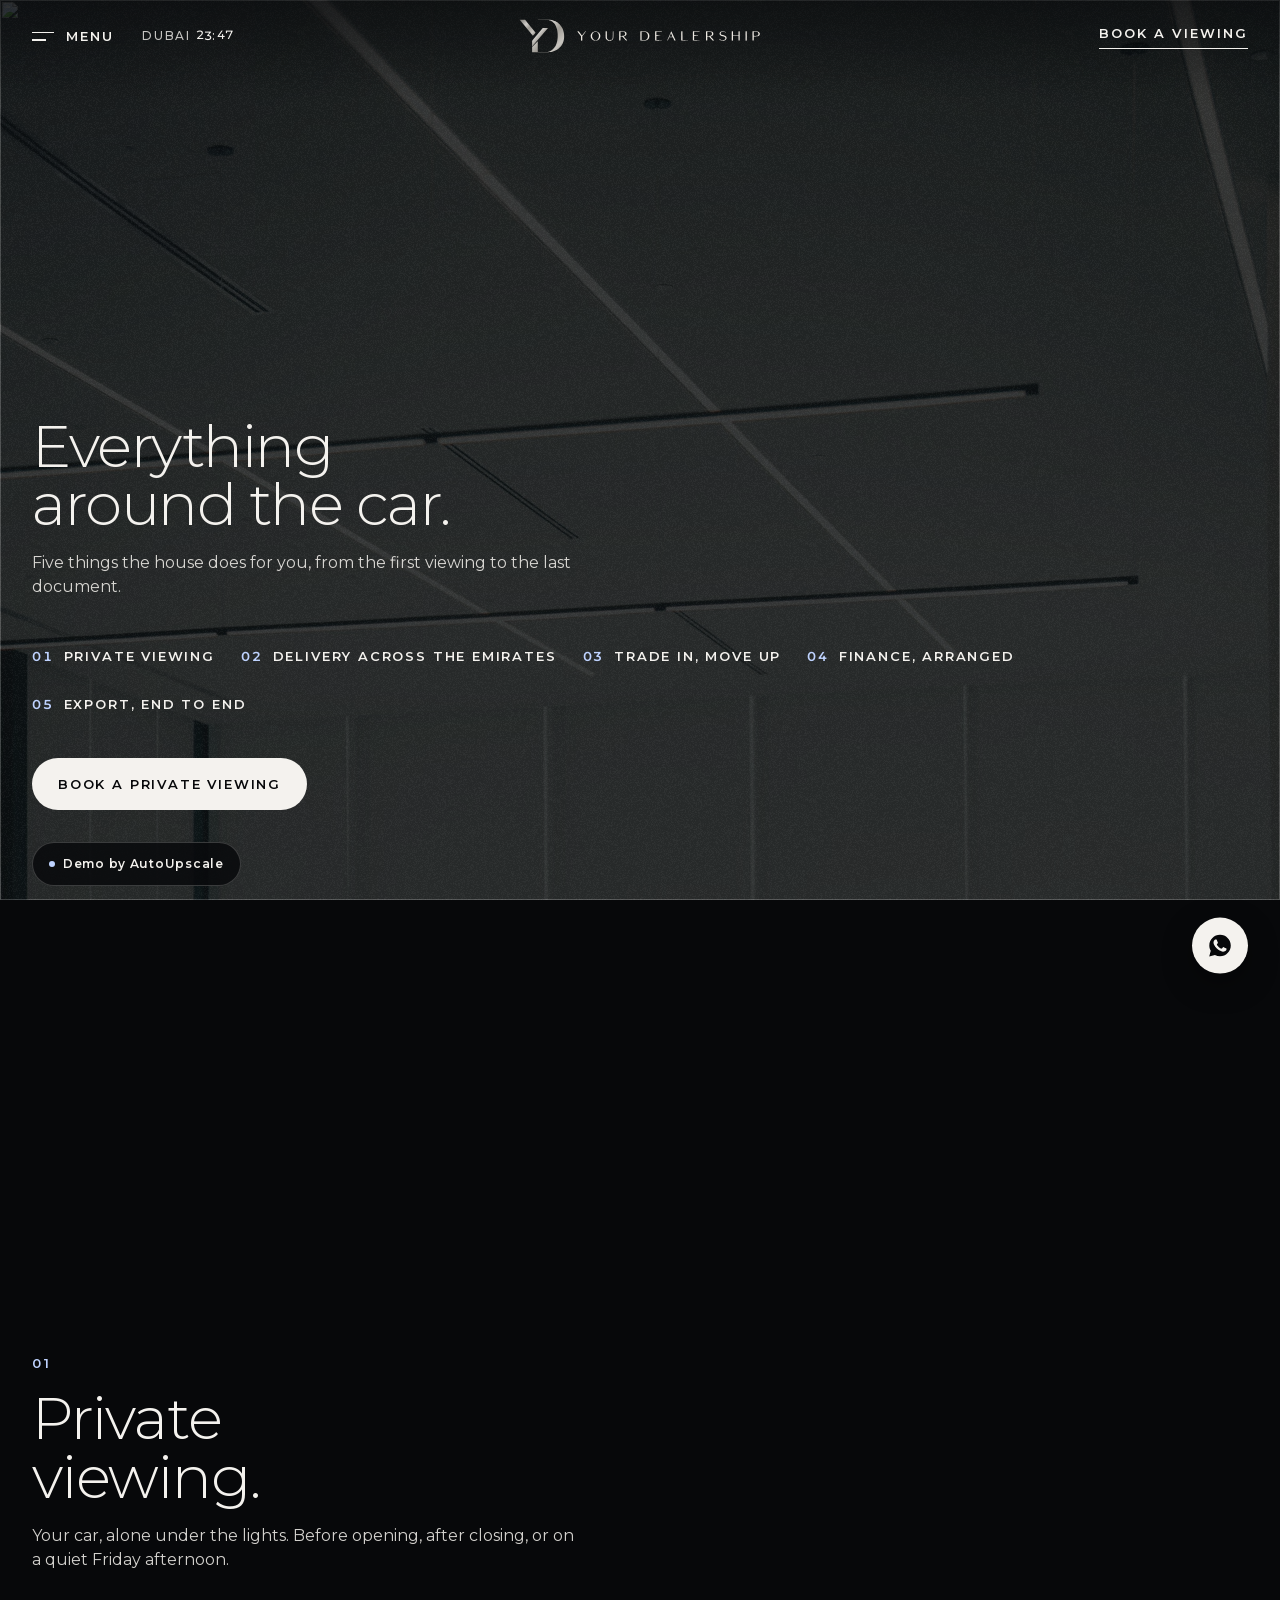
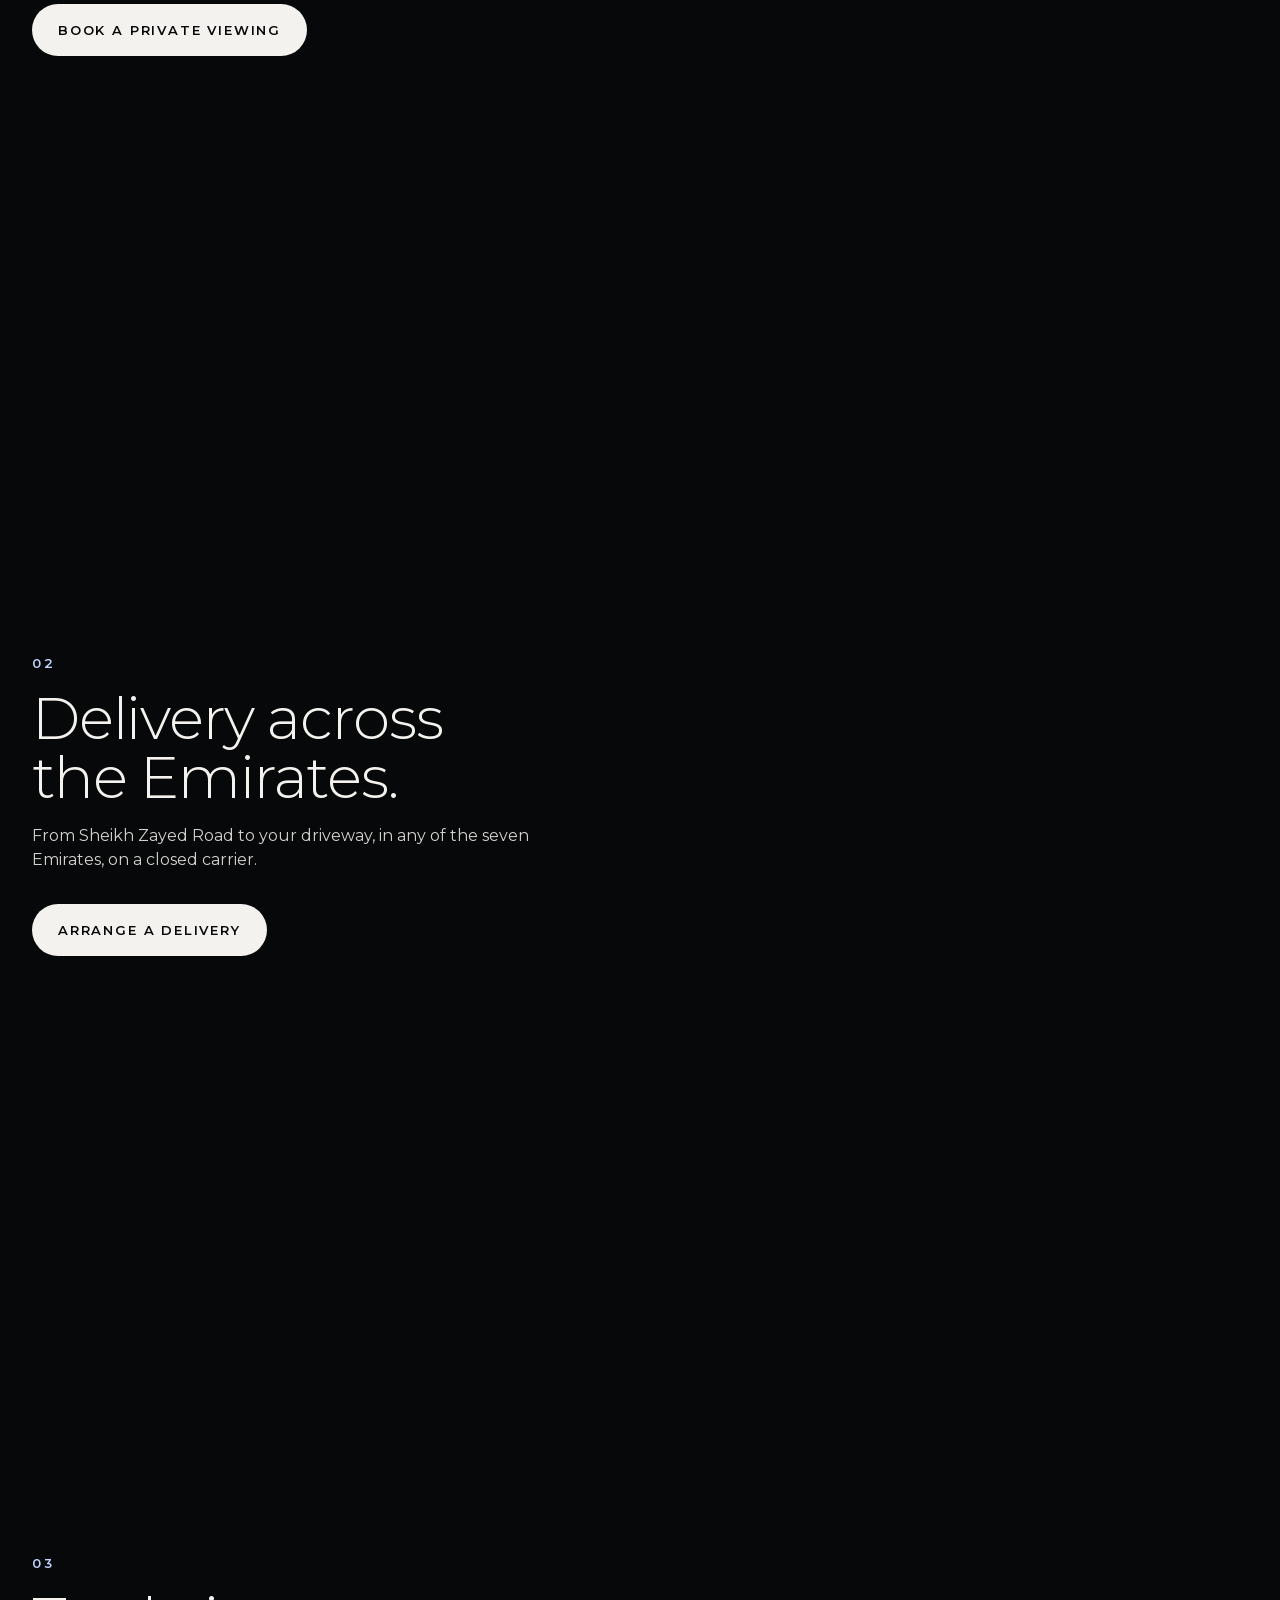
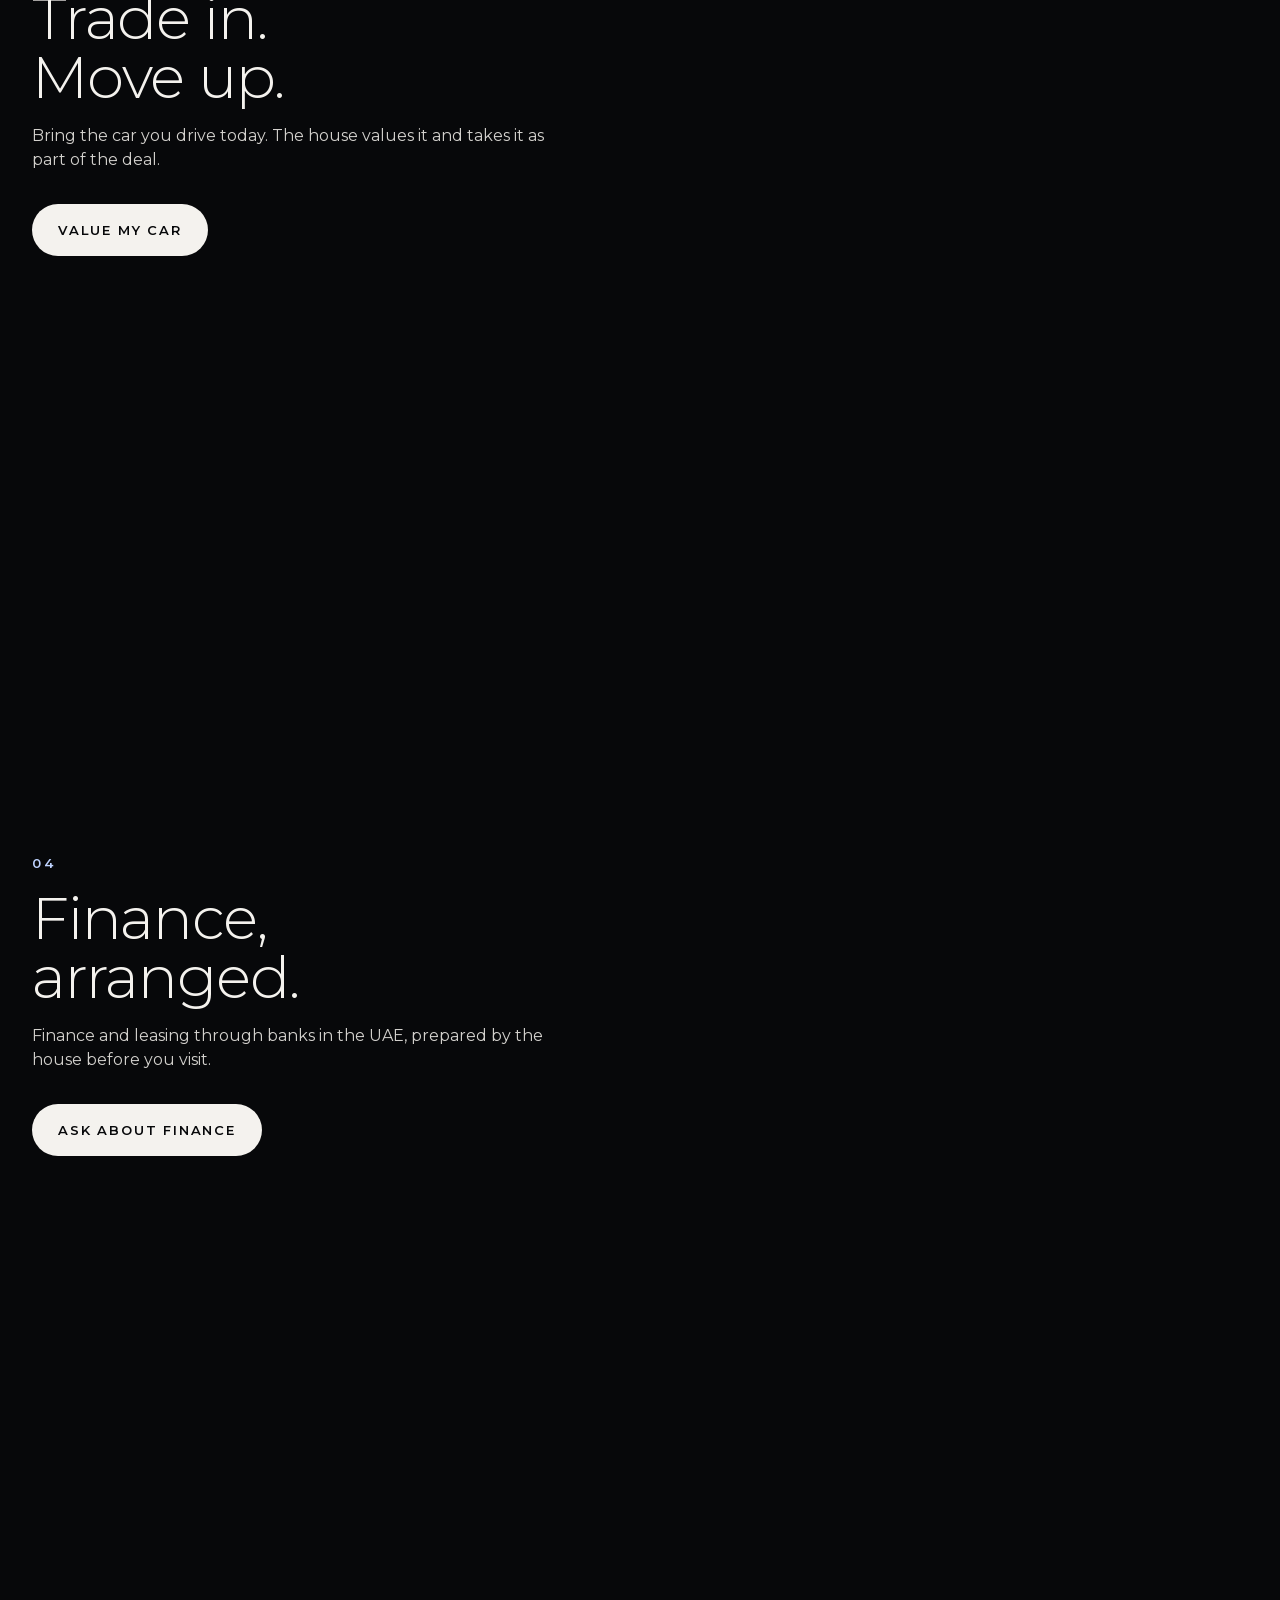
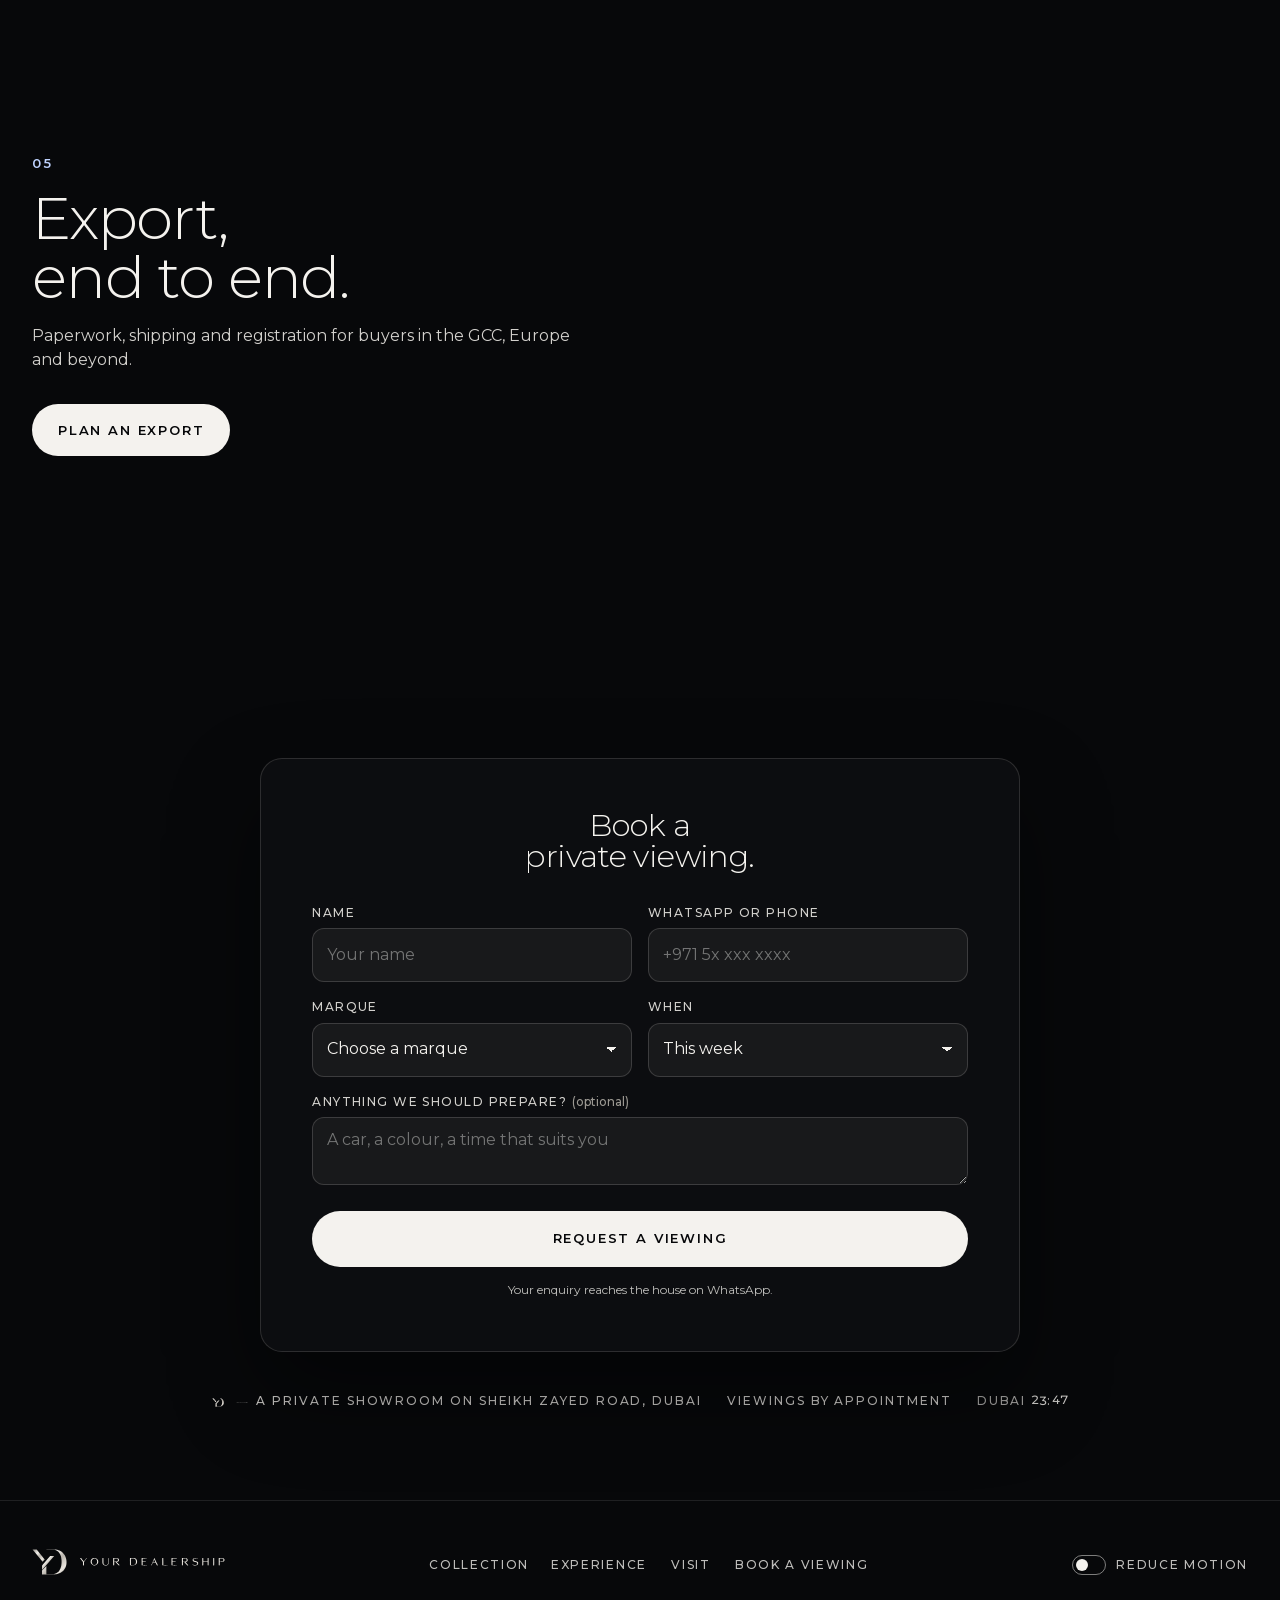
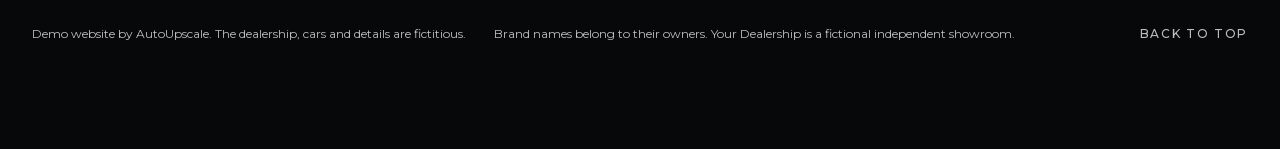
<file: demo/site/experience/index.html>
<!doctype html>
<html lang="en" class="no-js" data-page="experience">
<head>
<meta charset="utf-8">
<meta name="viewport" content="width=device-width, initial-scale=1, viewport-fit=cover">
<title>The experience · Your Dealership, Dubai</title>
<meta name="description" content="Your Dealership, Dubai: private viewings, delivery across the UAE, trade-in, finance and export, all arranged by the house on Sheikh Zayed Road.">
<meta name="robots" content="noindex, nofollow">
<meta name="theme-color" content="#07080A">
<meta property="og:type" content="website">
<meta property="og:site_name" content="Your Dealership">
<meta property="og:title" content="The experience · Your Dealership, Dubai">
<meta property="og:description" content="Your Dealership, Dubai: private viewings, delivery across the UAE, trade-in, finance and export, all arranged by the house on Sheikh Zayed Road.">
<meta property="og:image" content="../media/og/experience.jpg">
<meta property="og:image:width" content="1200"><meta property="og:image:height" content="630">
<meta name="twitter:card" content="summary_large_image">
<link rel="icon" href="../favicon.ico" sizes="48x48">
<link rel="icon" href="../icons/icon.svg" type="image/svg+xml">
<link rel="apple-touch-icon" href="../icons/icon-192.png">
<link rel="preload" as="font" type="font/woff2" crossorigin href="../assets/fonts/montserrat-latin.woff2">
<script>window.__yd0=performance.now();!function(d,h){h.className=h.className.replace('no-js','js');var q=location.search,m=0;try{m=localStorage.getItem('yd-calma')==='1'}catch(e){}if(m)h.classList.add('sem-movimento');if(/[?&]embed=1/.test(q))h.classList.add('embed');if(/[?&]showreel=1/.test(q))h.classList.add('showreel');try{if(sessionStorage.getItem('yd-corte')==='1'){h.classList.add('chega');sessionStorage.removeItem('yd-corte')}}catch(e){}h.classList.add('aberto');}(document,document.documentElement)</script>
<link rel="stylesheet" href="../assets/site.css?v=9c7779f3">
<script type="application/json" id="cfg">{"root":"../","crm":"../../crm/?tour=1","au":"https://autoupscale.pt/#contact","home":false,"streak":"../media/img/streak.png","burn":"../media/img/glow.png"}</script>
<script type="application/json" id="scenes">{"x-hero":{"k":"img","L":[[3840,"../media/img/h2-3840.webp"],[2560,"../media/img/h2-2560.webp"],[1920,"../media/img/h2-1920.webp"],[1280,"../media/img/h2-1280.webp"]],"P":[[3840,"../media/img/h2-3840.webp"],[2560,"../media/img/h2-2560.webp"],[1920,"../media/img/h2-1920.webp"],[1280,"../media/img/h2-1280.webp"]],"veil":0.55,"tone":"dark","pos":"50% 50%","posP":"50% 50%","grad":""},"x-private":{"k":"img","L":[[3840,"../media/img/x-private-3840.webp"],[2560,"../media/img/x-private-2560.webp"],[1920,"../media/img/x-private-1920.webp"],[1280,"../media/img/x-private-1280.webp"]],"P":[[1440,"../media/img/x-private-p-1440.webp"],[1080,"../media/img/x-private-p-1080.webp"],[720,"../media/img/x-private-p-720.webp"]],"veil":0.62,"tone":"dark","pos":"50% 50%","posP":"50% 50%","grad":""},"x-delivery":{"k":"img","L":[[3840,"../media/img/x-delivery-3840.webp"],[2560,"../media/img/x-delivery-2560.webp"],[1920,"../media/img/x-delivery-1920.webp"],[1280,"../media/img/x-delivery-1280.webp"]],"P":[[1440,"../media/img/x-delivery-p-1440.webp"],[1080,"../media/img/x-delivery-p-1080.webp"],[720,"../media/img/x-delivery-p-720.webp"]],"veil":0.43,"tone":"dark","pos":"50% 50%","posP":"50% 50%","grad":""},"x-tradein":{"k":"img","L":[[3840,"../media/img/x-tradein-3840.webp"],[2560,"../media/img/x-tradein-2560.webp"],[1920,"../media/img/x-tradein-1920.webp"],[1280,"../media/img/x-tradein-1280.webp"]],"P":[[1440,"../media/img/x-tradein-p-1440.webp"],[1080,"../media/img/x-tradein-p-1080.webp"],[720,"../media/img/x-tradein-p-720.webp"]],"veil":0.35,"tone":"dark","pos":"50% 50%","posP":"50% 50%","grad":""},"x-finance":{"k":"img","L":[[3840,"../media/img/x-finance-3840.webp"],[2560,"../media/img/x-finance-2560.webp"],[1920,"../media/img/x-finance-1920.webp"],[1280,"../media/img/x-finance-1280.webp"]],"P":[[1440,"../media/img/x-finance-p-1440.webp"],[1080,"../media/img/x-finance-p-1080.webp"],[720,"../media/img/x-finance-p-720.webp"]],"veil":0.35,"tone":"dark","pos":"50% 50%","posP":"50% 50%","grad":""},"x-export":{"k":"img","L":[[3840,"../media/img/x-export-3840.webp"],[2560,"../media/img/x-export-2560.webp"],[1920,"../media/img/x-export-1920.webp"],[1280,"../media/img/x-export-1280.webp"]],"P":[[950,"../media/img/x-export-p-950.webp"],[720,"../media/img/x-export-p-720.webp"]],"veil":0.35,"tone":"dark","pos":"50% 50%","posP":"50% 50%","grad":""},"credits":{"k":"img","L":[[3840,"../media/img/h1-3840.webp"],[2560,"../media/img/h1-2560.webp"],[1920,"../media/img/h1-1920.webp"],[1280,"../media/img/h1-1280.webp"]],"P":[[1382,"../media/img/h1-p-1382.webp"],[1080,"../media/img/h1-p-1080.webp"],[720,"../media/img/h1-p-720.webp"]],"veil":0.5,"tone":"dark","pos":"50% 50%","posP":"50% 50%","grad":""}}</script>

<script src="../assets/site.js?v=9c7779f3" defer></script>
</head>
<body id="top">
<a class="salta" href="#main">Skip to content</a>

<div id="stage" aria-hidden="true"><div class="cenas"></div><i class="veu-palco"></i><i class="matte top"></i><i class="matte bottom"></i><div class="strips"><i></i><i></i><i></i><i></i><i></i><i></i></div><i class="grain"></i></div>
<header class="cab" data-cab>
  <div class="cab-esq"><button class="menu-btn" type="button" aria-label="Menu" aria-expanded="false" aria-controls="menu" data-menu-open><span class="menu-ic" aria-hidden="true"><i></i><i></i></span><span class="mask"><span class="menu-t">Menu</span></span></button><span class="hora cab-hora" data-hora><span class="sr" data-hora-txt>Dubai time</span><span class="hora-l" aria-hidden="true">Dubai</span> <span class="dig" aria-hidden="true"><i data-d="0"></i><i data-d="0"></i><b>:</b><i data-d="0"></i><i data-d="0"></i></span></span></div>
  <a class="cab-marca" href=".././" aria-label="Your Dealership, home"><span class="marca "><svg class="yd-c-mono" viewBox="352 342 320 237" aria-hidden="true"><defs><linearGradient id="yd-mc" x1="0" y1="0" x2="1" y2="1"><stop offset="0" stop-color="#8E8A84"/><stop offset=".35" stop-color="#F2EFEA"/><stop offset=".55" stop-color="#B9B4AC"/><stop offset=".8" stop-color="#E9E5DE"/><stop offset="1" stop-color="#9C978F"/></linearGradient></defs><g class="yd-mono" fill="url(#yd-mc)"><path class="yd-y-esq" d="M357 346.6 L394.5 346.6 L467.6 437.2 L449 458.2 Z"/><path class="yd-y-dir" d="M517.5 405.6 L554.2 405.6 L443.5 533.4 L443.5 496.2 L447.6 488.6 Z"/><path class="yd-d" d="M483 346.6 L568 346.6 L581.5 348.5 C582.3 348.8 584.1 349.7 586.3 350.5 C588.6 351.3 592.2 352.5 595.0 353.5 C597.8 354.5 600.7 355.3 603.3 356.5 C606.0 357.7 608.4 359.0 611.0 360.5 C613.6 362.0 616.4 363.7 619.0 365.5 C621.6 367.3 624.1 369.3 626.7 371.5 C629.2 373.7 631.9 376.0 634.3 378.5 C636.8 381.0 639.1 383.7 641.3 386.5 C643.6 389.3 645.9 392.3 648.0 395.5 C650.1 398.7 651.9 402.0 653.7 405.5 C655.4 409.0 657.2 412.7 658.7 416.5 C660.1 420.3 661.3 424.5 662.3 428.5 C663.4 432.5 664.3 436.5 665.0 440.5 C665.7 444.5 666.1 448.5 666.3 452.5 C666.6 456.5 666.7 460.5 666.7 464.5 C666.6 468.5 666.4 472.5 666.0 476.5 C665.6 480.5 665.1 484.7 664.3 488.5 C663.6 492.3 662.8 495.8 661.7 499.5 C660.5 503.2 658.9 507.0 657.3 510.5 C655.7 514.0 653.9 517.3 652.0 520.5 C650.1 523.7 648.1 526.7 646.0 529.5 C643.9 532.3 641.6 535.0 639.3 537.5 C637.1 540.0 634.8 542.3 632.3 544.5 C629.9 546.7 627.2 548.7 624.7 550.5 C622.2 552.3 619.9 554.0 617.3 555.5 C614.8 557.0 612.0 558.2 609.3 559.5 C606.7 560.8 604.2 562.3 601.3 563.5 C598.5 564.7 595.4 565.5 592.3 566.5 C589.3 567.5 586.1 568.7 583.0 569.5 C579.9 570.3 577.2 571.0 574.0 571.5 C570.8 572.0 566.2 572.2 563.7 572.5 C561.2 572.8 559.8 573.3 559.0 573.5 L548 574.0 L443.5 574.0 L443.5 537.8 L483 497 L483 571.3 L556.5 571.3 L556.5 570.5 C557.1 570.2 558.2 569.2 560.0 568.5 C561.8 567.8 564.8 567.3 567.0 566.5 C569.2 565.7 571.2 564.7 573.3 563.5 C575.4 562.3 577.5 561.0 579.7 559.5 C581.8 558.0 584.2 556.3 586.3 554.5 C588.5 552.7 590.6 550.7 592.7 548.5 C594.7 546.3 596.8 544.0 598.7 541.5 C600.6 539.0 602.3 536.3 604.0 533.5 C605.7 530.7 607.2 527.7 608.7 524.5 C610.2 521.3 611.7 518.0 613.0 514.5 C614.3 511.0 615.3 507.3 616.3 503.5 C617.3 499.7 618.3 495.7 619.0 491.5 C619.7 487.3 620.2 482.8 620.7 478.5 C621.1 474.2 621.5 469.8 621.7 465.5 C621.8 461.2 621.8 456.8 621.7 452.5 C621.6 448.2 621.4 443.7 621.0 439.5 C620.6 435.3 620.0 431.5 619.3 427.5 C618.7 423.5 617.9 419.3 617.0 415.5 C616.1 411.7 614.8 408.0 613.7 404.5 C612.5 401.0 611.3 397.7 610.0 394.5 C608.7 391.3 607.2 388.3 605.7 385.5 C604.1 382.7 602.4 380.0 600.7 377.5 C598.9 375.0 596.9 372.7 595.0 370.5 C593.1 368.3 591.1 366.3 589.0 364.5 C586.9 362.7 584.8 361.0 582.7 359.5 C580.5 358.0 578.3 356.7 576.0 355.5 C573.7 354.3 571.1 353.3 568.7 352.5 C566.3 351.7 563.4 351.0 561.7 350.5 C559.9 350.0 558.6 349.7 558.0 349.5 L484.2 348.3 Z"/></g></svg><svg class="yd-c-nome" viewBox="145 622 740 48" aria-hidden="true"><g class="yd-nome" fill="#EEEAE3"><path transform="translate(142 619) scale(.25) translate(0.000000,216.000000) scale(0.100000,-0.100000)" d="M341 1826 c-7 -8 -4 -21 7 -38 34 -50 161 -216 298 -388 77 -96 170
-216 206 -267 l66 -92 7 -286 c4 -157 5 -304 1 -327 -11 -69 9 -88 95 -88 119
0 109 -31 109 358 0 322 1 339 21 371 28 46 204 282 314 421 99 124 200 257
227 298 23 35 7 56 -36 48 -41 -8 -49 -17 -183 -193 -186 -245 -374 -478 -387
-481 -12 -3 -79 69 -115 122 -8 12 -40 53 -71 91 -31 39 -94 120 -140 180
-112 148 -208 262 -228 271 -30 12 -181 12 -191 0z"/><path transform="translate(142 619) scale(.25) translate(0.000000,216.000000) scale(0.100000,-0.100000)" d="M3090 1819 c-284 -64 -473 -228 -582 -507 -29 -73 -31 -84 -31 -222
0 -150 10 -199 67 -332 69 -162 248 -315 446 -380 90 -30 104 -32 250 -32 170
-1 214 8 340 66 302 141 470 440 431 765 -40 325 -271 567 -613 643 -108 25
-197 24 -308 -1z m251 -68 c77 -13 184 -66 243 -120 268 -249 282 -786 29
-1061 -150 -163 -413 -200 -626 -87 -212 112 -348 495 -277 780 90 359 322
538 631 488z"/><path transform="translate(142 619) scale(.25) translate(0.000000,216.000000) scale(0.100000,-0.100000)" d="M4870 1821 c-14 -28 -14 -963 1 -1050 19 -106 62 -186 145 -268 41
-40 79 -73 86 -73 6 0 19 -6 27 -14 22 -19 150 -61 243 -80 102 -21 180 -20
286 3 247 56 392 189 436 405 24 116 24 1056 0 1080 -19 19 -60 21 -71 4 -4
-7 -10 -249 -13 -538 -7 -590 -5 -578 -83 -691 -84 -123 -230 -189 -417 -189
-189 0 -335 80 -396 218 -49 111 -54 175 -54 701 0 365 -3 490 -12 499 -7 7
-43 12 -90 12 -66 0 -79 -3 -88 -19z"/><path transform="translate(142 619) scale(.25) translate(0.000000,216.000000) scale(0.100000,-0.100000)" d="M7041 1827 c-19 -19 -15 -1461 4 -1477 16 -14 167 -11 182 3 4 5 10
156 13 335 l5 327 131 3 c155 3 123 22 300 -178 70 -80 149 -167 175 -195 26
-27 63 -68 81 -91 74 -92 162 -190 180 -200 11 -6 58 -10 105 -9 136 2 136 2
-64 216 -248 268 -393 432 -393 446 0 14 19 19 96 27 122 12 267 117 320 233
24 51 27 70 27 163 0 129 -19 177 -103 261 -124 125 -195 140 -685 144 -255 2
-366 0 -374 -8z m779 -108 c116 -55 170 -146 170 -289 0 -162 -75 -269 -220
-315 -64 -20 -504 -35 -522 -17 -7 7 -13 433 -8 645 0 5 118 7 263 5 258 -3
263 -3 317 -29z"/><path transform="translate(142 619) scale(.25) translate(0.000000,216.000000) scale(0.100000,-0.100000)" d="M10438 1829 c-17 -13 -18 -61 -18 -738 0 -530 3 -727 11 -737 17 -21
677 -20 808 1 204 33 354 115 467 255 131 163 178 365 144 630 -37 286 -274
520 -584 575 -128 23 -803 34 -828 14z m790 -103 c260 -78 406 -309 406 -641
0 -183 -34 -302 -125 -435 -81 -121 -177 -180 -342 -214 -88 -19 -531 -23
-542 -6 -4 7 -8 900 -5 1313 0 4 118 7 263 7 251 0 267 -1 345 -24z"/><path transform="translate(142 619) scale(.25) translate(0.000000,216.000000) scale(0.100000,-0.100000)" d="M12792 1828 c-9 -9 -12 -184 -12 -734 0 -644 2 -724 16 -738 24 -24
1034 -24 1058 0 9 8 16 19 16 24 0 5 -7 16 -16 24 -13 14 -67 16 -434 16 -257
0 -421 4 -425 10 -3 5 -6 152 -6 326 -1 257 1 318 12 325 8 5 144 9 303 8 316
0 326 1 312 55 -6 26 -6 26 -310 26 -256 0 -305 2 -316 15 -15 18 -12 532 3
553 7 9 106 12 433 12 413 0 424 0 434 20 13 24 -1 56 -27 63 -46 11 -1029 7
-1041 -5z"/><path transform="translate(142 619) scale(.25) translate(0.000000,216.000000) scale(0.100000,-0.100000)" d="M15353 1812 c-7 -4 -19 -26 -28 -47 -9 -22 -22 -53 -30 -70 -13 -27
-109 -249 -224 -516 -22 -53 -41 -99 -41 -102 0 -4 -15 -39 -34 -79 -165 -356
-169 -366 -223 -498 -19 -47 -39 -89 -44 -95 -27 -27 5 -71 44 -61 19 4 37 33
84 133 74 157 153 337 153 351 0 6 7 18 16 26 13 14 54 16 298 16 261 0 284
-1 299 -18 10 -10 17 -21 17 -24 0 -4 25 -58 55 -122 30 -63 55 -118 55 -121
0 -3 12 -32 26 -63 15 -31 37 -81 51 -110 29 -64 50 -74 147 -70 65 3 71 5 74
26 2 12 -5 37 -16 55 -11 17 -23 43 -27 57 -8 27 -43 103 -132 290 -31 63 -69
144 -85 180 -43 95 -51 112 -118 255 -112 235 -153 323 -239 506 -11 25 -21
53 -21 61 0 17 -25 48 -38 48 -4 0 -12 -4 -19 -8z m-12 -349 c12 -27 49 -106
84 -178 77 -156 127 -273 129 -300 1 -19 -6 -20 -228 -23 -134 -1 -234 2 -239
7 -6 6 31 100 97 248 58 132 106 248 106 259 0 51 27 44 51 -13z"/><path transform="translate(142 619) scale(.25) translate(0.000000,216.000000) scale(0.100000,-0.100000)" d="M16964 1828 c-4 -7 -10 -337 -12 -734 -3 -634 -1 -723 12 -736 24
-24 1026 -26 1050 -3 18 19 19 24 6 45 -8 13 -71 16 -432 20 l-423 5 -3 689
c-2 624 -4 691 -19 708 -20 22 -166 27 -179 6z"/><path transform="translate(142 619) scale(.25) translate(0.000000,216.000000) scale(0.100000,-0.100000)" d="M18830 1821 c-15 -30 -14 -1453 2 -1469 14 -14 1024 -17 1046 -3 8 5
12 21 10 37 -3 29 -3 29 -422 32 -289 1 -423 6 -433 13 -10 9 -13 76 -13 329
0 290 1 318 17 324 9 4 147 6 306 5 312 -1 310 -2 305 51 -3 25 -3 25 -305 30
-194 3 -306 9 -313 16 -7 7 -9 101 -8 285 l3 274 430 5 c237 3 431 7 433 8 11
10 -1 63 -17 72 -13 6 -196 10 -525 10 -489 0 -506 -1 -516 -19z"/><path transform="translate(142 619) scale(.25) translate(0.000000,216.000000) scale(0.100000,-0.100000)" d="M20932 1828 c-9 -9 -12 -187 -12 -738 0 -551 3 -729 12 -738 14 -14
156 -16 178 -2 13 8 15 57 17 331 1 256 4 324 15 331 13 9 245 3 270 -8 7 -3
25 -20 39 -39 38 -50 125 -151 199 -230 36 -38 104 -113 150 -165 47 -52 114
-126 150 -163 l64 -68 91 3 c90 3 90 3 93 30 2 16 -1 28 -6 28 -6 0 -57 53
-113 118 -57 64 -135 151 -174 192 -114 123 -255 289 -255 300 0 5 15 10 33
10 37 0 115 20 169 44 127 55 217 164 239 291 25 144 -12 268 -106 352 -120
108 -252 133 -710 133 -244 0 -334 -3 -343 -12z m788 -109 c108 -50 153 -135
154 -284 2 -268 -127 -349 -544 -343 l-195 3 -5 315 c-3 173 -3 321 -1 328 3
11 57 13 270 10 262 -3 267 -3 321 -29z"/><path transform="translate(142 619) scale(.25) translate(0.000000,216.000000) scale(0.100000,-0.100000)" d="M23542 1839 c-226 -27 -391 -138 -441 -295 -26 -84 -26 -104 0 -187
50 -160 213 -266 494 -322 314 -63 425 -146 425 -316 0 -96 -66 -206 -149
-249 -132 -68 -327 -81 -499 -34 -90 24 -207 77 -243 110 -24 22 -54 17 -67
-11 -19 -41 -16 -45 89 -103 300 -166 733 -141 936 55 97 94 118 144 118 283
0 129 -5 142 -83 237 -89 108 -220 167 -532 238 -240 54 -324 118 -322 245 2
106 58 187 165 236 60 28 67 29 222 29 152 0 163 -2 225 -28 92 -39 111 -49
142 -69 35 -24 54 -23 72 4 25 35 20 44 -36 75 -168 92 -331 124 -516 102z"/><path transform="translate(142 619) scale(.25) translate(0.000000,216.000000) scale(0.100000,-0.100000)" d="M25052 1828 c-9 -9 -12 -187 -12 -740 0 -836 -13 -748 108 -748 46 0
73 5 81 13 7 9 12 126 13 363 l3 349 429 3 c337 2 431 0 438 -10 4 -7 7 -168
7 -357 0 -275 2 -346 13 -352 19 -12 146 -11 169 1 19 10 19 29 19 734 0 638
-2 725 -15 736 -23 19 -164 18 -176 0 -5 -8 -10 -132 -11 -275 -3 -369 -3
-364 -14 -375 -7 -7 -159 -9 -435 -8 l-424 3 -3 325 c-2 291 -4 326 -19 338
-22 16 -155 16 -171 0z"/><path transform="translate(142 619) scale(.25) translate(0.000000,216.000000) scale(0.100000,-0.100000)" d="M27266 1824 c-14 -14 -16 -95 -16 -739 0 -830 -12 -745 104 -745 105
0 96 -74 96 754 0 548 -3 725 -12 734 -19 19 -153 16 -172 -4z"/><path transform="translate(142 619) scale(.25) translate(0.000000,216.000000) scale(0.100000,-0.100000)" d="M28376 1825 c-15 -15 -16 -81 -16 -740 0 -706 0 -725 19 -735 24 -12
151 -13 170 -1 12 8 15 67 18 332 2 177 5 325 8 327 2 3 107 4 232 3 355 -2
510 35 616 147 74 80 99 140 105 254 4 92 3 100 -26 162 -62 132 -170 211
-328 242 -134 26 -773 33 -798 9z m776 -113 c108 -53 160 -144 160 -282 0
-163 -66 -264 -207 -315 -61 -22 -523 -32 -530 -11 -7 18 -12 635 -6 641 3 3
120 5 261 3 256 -3 256 -3 322 -36z"/></g></svg></span></a>
  <div class="cab-dir"><a class="cab-book" href="#book" data-sheet data-intent="Private viewing"><span class="mask"><span>Book a viewing</span></span></a></div>
</header>
<div class="menu" id="menu" role="dialog" aria-modal="true" aria-label="Menu" hidden>
  <div class="menu-fundo" aria-hidden="true"><i class="mt"></i><i class="mb"></i></div>
  <div class="menu-in">
    <button class="menu-fecha" type="button" data-menu-close aria-label="Close the menu"><svg class="ic" viewBox="0 0 16 16" aria-hidden="true"><path d="m3 3 10 10M13 3 3 13" fill="none" stroke="currentColor" stroke-width="1.4"/></svg></button>
    <nav class="menu-nav" aria-label="Main"><ol>
      <li><a href=".././"><span class="li">Home</span></a></li>
      <li><a href="../collection/"><span class="li">Collection</span></a></li><li><a href="../experience/"><span class="li">Experience</span></a></li><li><a href="../visit/"><span class="li">Visit</span></a></li>
      <li><a href="#book" data-sheet data-intent="Private viewing"><span class="li">Book a viewing</span></a></li>
    </ol></nav>
    <div class="menu-pe"><span class="hora menu-hora" data-hora><span class="sr" data-hora-txt>Dubai time</span><span class="hora-l" aria-hidden="true">Dubai</span> <span class="dig" aria-hidden="true"><i data-d="0"></i><i data-d="0"></i><b>:</b><i data-d="0"></i><i data-d="0"></i></span></span><span class="menu-ap">Viewings by appointment</span>
      <a class="btn round" href="#book" data-sheet data-intent="WhatsApp" aria-label="WhatsApp the house"><svg class="ic" viewBox="0 0 24 24" aria-hidden="true"><path fill="currentColor" d="M12.04 2C6.58 2 2.13 6.45 2.13 11.91c0 1.75.46 3.45 1.32 4.95L2.05 22l5.25-1.38a9.9 9.9 0 0 0 4.74 1.21c5.46 0 9.91-4.45 9.91-9.91S17.5 2 12.04 2Zm5.8 14.13c-.25.69-1.45 1.32-2 1.4-.51.08-1.16.11-1.87-.12-.43-.14-.98-.32-1.69-.62-2.97-1.28-4.91-4.27-5.06-4.47-.15-.2-1.21-1.61-1.21-3.07 0-1.46.77-2.18 1.04-2.48.27-.3.59-.37.79-.37h.57c.18 0 .43-.07.67.51.25.6.84 2.06.92 2.21.07.15.12.32.02.52-.1.2-.15.32-.3.5-.15.17-.31.39-.45.52-.15.15-.3.31-.13.6.17.3.77 1.27 1.65 2.06 1.13 1.01 2.09 1.32 2.39 1.47.3.15.47.12.64-.07.17-.2.74-.86.94-1.16.2-.3.39-.25.66-.15.27.1 1.72.81 2.02.96.3.15.49.22.57.35.07.12.07.72-.18 1.41Z"/></svg></a></div>
  </div>
</div>
<main id="main" tabindex="-1">

<section id="experience" class="s-x-hero" data-scene="x-hero" data-cut="fade" aria-labelledby="x-t">
  <h1 class="h1 sub" id="x-t"><span class="ln"><span class="li">Everything</span></span> <span class="ln"><span class="li">around the car.</span></span></h1>
  <p class="linha">Five things the house does for you, from the first viewing to the last document.</p>
  <ol class="x-indice"><li><a href="#private-viewing"><span class="x-n">01</span>Private viewing</a></li><li><a href="#delivery"><span class="x-n">02</span>Delivery across the Emirates</a></li><li><a href="#trade-in"><span class="x-n">03</span>Trade in, move up</a></li><li><a href="#finance"><span class="x-n">04</span>Finance, arranged</a></li><li><a href="#export"><span class="x-n">05</span>Export, end to end</a></li></ol>
  <div class="acts"><a class="btn solid" href="#book" data-sheet data-intent="Private viewing"><span class="btn-t">Book a private viewing</span></a></div>
</section>
<section id="private-viewing" class="s-cap" data-scene="x-private" data-cut="shutter" aria-labelledby="private-viewing-t">
  <div class="sec-in">
    <p class="cap-n" aria-hidden="true">01</p>
    <h2 class="h2" id="private-viewing-t"><span class="ln"><span class="li">Private</span></span> <span class="ln"><span class="li">viewing.</span></span></h2>
    <p class="linha">Your car, alone under the lights. Before opening, after closing, or on a quiet Friday afternoon.</p>
    <div class="acts"><a class="btn solid" href="#book" data-sheet data-intent="Private viewing"><span class="btn-t">Book a private viewing</span></a></div>
  </div>
</section>
<section id="delivery" class="s-cap" data-scene="x-delivery" data-cut="whippan" aria-labelledby="delivery-t">
  <div class="sec-in">
    <p class="cap-n" aria-hidden="true">02</p>
    <h2 class="h2" id="delivery-t"><span class="ln"><span class="li">Delivery across</span></span> <span class="ln"><span class="li">the Emirates.</span></span></h2>
    <p class="linha">From Sheikh Zayed Road to your driveway, in any of the seven Emirates, on a closed carrier.</p>
    <div class="acts"><a class="btn solid" href="#book" data-sheet data-intent="Delivery"><span class="btn-t">Arrange a delivery</span></a></div>
  </div>
</section>
<section id="trade-in" class="s-cap" data-scene="x-tradein" data-cut="frameslip" aria-labelledby="trade-in-t">
  <div class="sec-in">
    <p class="cap-n" aria-hidden="true">03</p>
    <h2 class="h2" id="trade-in-t"><span class="ln"><span class="li">Trade in.</span></span> <span class="ln"><span class="li">Move up.</span></span></h2>
    <p class="linha">Bring the car you drive today. The house values it and takes it as part of the deal.</p>
    <div class="acts"><a class="btn solid" href="#book" data-sheet data-intent="Trade-in"><span class="btn-t">Value my car</span></a></div>
  </div>
</section>
<section id="finance" class="s-cap" data-scene="x-finance" data-cut="beat" aria-labelledby="finance-t">
  <div class="sec-in">
    <p class="cap-n" aria-hidden="true">04</p>
    <h2 class="h2" id="finance-t"><span class="ln"><span class="li">Finance,</span></span> <span class="ln"><span class="li">arranged.</span></span></h2>
    <p class="linha">Finance and leasing through banks in the UAE, prepared by the house before you visit.</p>
    <div class="acts"><a class="btn solid" href="#book" data-sheet data-intent="Finance"><span class="btn-t">Ask about finance</span></a></div>
  </div>
</section>
<section id="export" class="s-cap" data-scene="x-export" data-cut="fade" aria-labelledby="export-t">
  <div class="sec-in">
    <p class="cap-n" aria-hidden="true">05</p>
    <h2 class="h2" id="export-t"><span class="ln"><span class="li">Export,</span></span> <span class="ln"><span class="li">end to end.</span></span></h2>
    <p class="linha">Paperwork, shipping and registration for buyers in the GCC, Europe and beyond.</p>
    <div class="acts"><a class="btn solid" href="#book" data-sheet data-intent="Export"><span class="btn-t">Plan an export</span></a></div>
  </div>
</section>
<section id="book" class="s-book" data-scene="credits" data-cut="shutter" aria-labelledby="book-t">
  <div class="book-in">
    <h2 class="h2" id="book-t"><span class="ln"><span class="li">Book a</span></span> <span class="ln"><span class="li">private viewing.</span></span></h2>
    <form class="form-book" data-form="book" novalidate aria-label="Book a private viewing">
      <div class="campos">
        <label class="campo"><span>Name</span><input name="name" autocomplete="name" required minlength="2" placeholder="Your name"></label>
        <label class="campo"><span>WhatsApp or phone</span><input name="phone" type="tel" inputmode="tel" autocomplete="tel" required minlength="7" placeholder="+971 5x xxx xxxx"></label>
        <label class="campo"><span>Marque</span><select name="marque" required><option value="">Choose a marque</option><option value="Rolls-Royce">Rolls-Royce</option><option value="Bentley">Bentley</option><option value="Ferrari">Ferrari</option><option value="Lamborghini">Lamborghini</option><option value="McLaren">McLaren</option><option value="Mercedes-Benz">Mercedes-Benz</option><option value="Something else">Something else</option></select></label>
        <label class="campo"><span>When</span><select name="when"><option>This week</option><option>Next week</option><option>Later this month</option><option>Just exploring</option></select></label>
        <label class="campo largo"><span>Anything we should prepare? <em>(optional)</em></span><textarea name="msg" rows="2" placeholder="A car, a colour, a time that suits you"></textarea></label>
      </div>
      
      <div class="form-pe"><button class="btn solid" type="submit"><span class="btn-t">Request a viewing</span></button><p class="form-nota">Your enquiry reaches the house on WhatsApp.</p></div>
    </form>
  </div>
  <div class="creditos">
    <p class="cred-marca"><span class="marca cred"><svg class="yd-k-mono" viewBox="352 342 320 237" aria-hidden="true"><defs><linearGradient id="yd-mk" x1="0" y1="0" x2="1" y2="1"><stop offset="0" stop-color="#8E8A84"/><stop offset=".35" stop-color="#F2EFEA"/><stop offset=".55" stop-color="#B9B4AC"/><stop offset=".8" stop-color="#E9E5DE"/><stop offset="1" stop-color="#9C978F"/></linearGradient></defs><g class="yd-mono" fill="url(#yd-mk)"><path class="yd-y-esq" d="M357 346.6 L394.5 346.6 L467.6 437.2 L449 458.2 Z"/><path class="yd-y-dir" d="M517.5 405.6 L554.2 405.6 L443.5 533.4 L443.5 496.2 L447.6 488.6 Z"/><path class="yd-d" d="M483 346.6 L568 346.6 L581.5 348.5 C582.3 348.8 584.1 349.7 586.3 350.5 C588.6 351.3 592.2 352.5 595.0 353.5 C597.8 354.5 600.7 355.3 603.3 356.5 C606.0 357.7 608.4 359.0 611.0 360.5 C613.6 362.0 616.4 363.7 619.0 365.5 C621.6 367.3 624.1 369.3 626.7 371.5 C629.2 373.7 631.9 376.0 634.3 378.5 C636.8 381.0 639.1 383.7 641.3 386.5 C643.6 389.3 645.9 392.3 648.0 395.5 C650.1 398.7 651.9 402.0 653.7 405.5 C655.4 409.0 657.2 412.7 658.7 416.5 C660.1 420.3 661.3 424.5 662.3 428.5 C663.4 432.5 664.3 436.5 665.0 440.5 C665.7 444.5 666.1 448.5 666.3 452.5 C666.6 456.5 666.7 460.5 666.7 464.5 C666.6 468.5 666.4 472.5 666.0 476.5 C665.6 480.5 665.1 484.7 664.3 488.5 C663.6 492.3 662.8 495.8 661.7 499.5 C660.5 503.2 658.9 507.0 657.3 510.5 C655.7 514.0 653.9 517.3 652.0 520.5 C650.1 523.7 648.1 526.7 646.0 529.5 C643.9 532.3 641.6 535.0 639.3 537.5 C637.1 540.0 634.8 542.3 632.3 544.5 C629.9 546.7 627.2 548.7 624.7 550.5 C622.2 552.3 619.9 554.0 617.3 555.5 C614.8 557.0 612.0 558.2 609.3 559.5 C606.7 560.8 604.2 562.3 601.3 563.5 C598.5 564.7 595.4 565.5 592.3 566.5 C589.3 567.5 586.1 568.7 583.0 569.5 C579.9 570.3 577.2 571.0 574.0 571.5 C570.8 572.0 566.2 572.2 563.7 572.5 C561.2 572.8 559.8 573.3 559.0 573.5 L548 574.0 L443.5 574.0 L443.5 537.8 L483 497 L483 571.3 L556.5 571.3 L556.5 570.5 C557.1 570.2 558.2 569.2 560.0 568.5 C561.8 567.8 564.8 567.3 567.0 566.5 C569.2 565.7 571.2 564.7 573.3 563.5 C575.4 562.3 577.5 561.0 579.7 559.5 C581.8 558.0 584.2 556.3 586.3 554.5 C588.5 552.7 590.6 550.7 592.7 548.5 C594.7 546.3 596.8 544.0 598.7 541.5 C600.6 539.0 602.3 536.3 604.0 533.5 C605.7 530.7 607.2 527.7 608.7 524.5 C610.2 521.3 611.7 518.0 613.0 514.5 C614.3 511.0 615.3 507.3 616.3 503.5 C617.3 499.7 618.3 495.7 619.0 491.5 C619.7 487.3 620.2 482.8 620.7 478.5 C621.1 474.2 621.5 469.8 621.7 465.5 C621.8 461.2 621.8 456.8 621.7 452.5 C621.6 448.2 621.4 443.7 621.0 439.5 C620.6 435.3 620.0 431.5 619.3 427.5 C618.7 423.5 617.9 419.3 617.0 415.5 C616.1 411.7 614.8 408.0 613.7 404.5 C612.5 401.0 611.3 397.7 610.0 394.5 C608.7 391.3 607.2 388.3 605.7 385.5 C604.1 382.7 602.4 380.0 600.7 377.5 C598.9 375.0 596.9 372.7 595.0 370.5 C593.1 368.3 591.1 366.3 589.0 364.5 C586.9 362.7 584.8 361.0 582.7 359.5 C580.5 358.0 578.3 356.7 576.0 355.5 C573.7 354.3 571.1 353.3 568.7 352.5 C566.3 351.7 563.4 351.0 561.7 350.5 C559.9 350.0 558.6 349.7 558.0 349.5 L484.2 348.3 Z"/></g></svg><svg class="yd-k-nome" viewBox="145 622 740 48" aria-hidden="true"><g class="yd-nome" fill="#EEEAE3"><path transform="translate(142 619) scale(.25) translate(0.000000,216.000000) scale(0.100000,-0.100000)" d="M341 1826 c-7 -8 -4 -21 7 -38 34 -50 161 -216 298 -388 77 -96 170
-216 206 -267 l66 -92 7 -286 c4 -157 5 -304 1 -327 -11 -69 9 -88 95 -88 119
0 109 -31 109 358 0 322 1 339 21 371 28 46 204 282 314 421 99 124 200 257
227 298 23 35 7 56 -36 48 -41 -8 -49 -17 -183 -193 -186 -245 -374 -478 -387
-481 -12 -3 -79 69 -115 122 -8 12 -40 53 -71 91 -31 39 -94 120 -140 180
-112 148 -208 262 -228 271 -30 12 -181 12 -191 0z"/><path transform="translate(142 619) scale(.25) translate(0.000000,216.000000) scale(0.100000,-0.100000)" d="M3090 1819 c-284 -64 -473 -228 -582 -507 -29 -73 -31 -84 -31 -222
0 -150 10 -199 67 -332 69 -162 248 -315 446 -380 90 -30 104 -32 250 -32 170
-1 214 8 340 66 302 141 470 440 431 765 -40 325 -271 567 -613 643 -108 25
-197 24 -308 -1z m251 -68 c77 -13 184 -66 243 -120 268 -249 282 -786 29
-1061 -150 -163 -413 -200 -626 -87 -212 112 -348 495 -277 780 90 359 322
538 631 488z"/><path transform="translate(142 619) scale(.25) translate(0.000000,216.000000) scale(0.100000,-0.100000)" d="M4870 1821 c-14 -28 -14 -963 1 -1050 19 -106 62 -186 145 -268 41
-40 79 -73 86 -73 6 0 19 -6 27 -14 22 -19 150 -61 243 -80 102 -21 180 -20
286 3 247 56 392 189 436 405 24 116 24 1056 0 1080 -19 19 -60 21 -71 4 -4
-7 -10 -249 -13 -538 -7 -590 -5 -578 -83 -691 -84 -123 -230 -189 -417 -189
-189 0 -335 80 -396 218 -49 111 -54 175 -54 701 0 365 -3 490 -12 499 -7 7
-43 12 -90 12 -66 0 -79 -3 -88 -19z"/><path transform="translate(142 619) scale(.25) translate(0.000000,216.000000) scale(0.100000,-0.100000)" d="M7041 1827 c-19 -19 -15 -1461 4 -1477 16 -14 167 -11 182 3 4 5 10
156 13 335 l5 327 131 3 c155 3 123 22 300 -178 70 -80 149 -167 175 -195 26
-27 63 -68 81 -91 74 -92 162 -190 180 -200 11 -6 58 -10 105 -9 136 2 136 2
-64 216 -248 268 -393 432 -393 446 0 14 19 19 96 27 122 12 267 117 320 233
24 51 27 70 27 163 0 129 -19 177 -103 261 -124 125 -195 140 -685 144 -255 2
-366 0 -374 -8z m779 -108 c116 -55 170 -146 170 -289 0 -162 -75 -269 -220
-315 -64 -20 -504 -35 -522 -17 -7 7 -13 433 -8 645 0 5 118 7 263 5 258 -3
263 -3 317 -29z"/><path transform="translate(142 619) scale(.25) translate(0.000000,216.000000) scale(0.100000,-0.100000)" d="M10438 1829 c-17 -13 -18 -61 -18 -738 0 -530 3 -727 11 -737 17 -21
677 -20 808 1 204 33 354 115 467 255 131 163 178 365 144 630 -37 286 -274
520 -584 575 -128 23 -803 34 -828 14z m790 -103 c260 -78 406 -309 406 -641
0 -183 -34 -302 -125 -435 -81 -121 -177 -180 -342 -214 -88 -19 -531 -23
-542 -6 -4 7 -8 900 -5 1313 0 4 118 7 263 7 251 0 267 -1 345 -24z"/><path transform="translate(142 619) scale(.25) translate(0.000000,216.000000) scale(0.100000,-0.100000)" d="M12792 1828 c-9 -9 -12 -184 -12 -734 0 -644 2 -724 16 -738 24 -24
1034 -24 1058 0 9 8 16 19 16 24 0 5 -7 16 -16 24 -13 14 -67 16 -434 16 -257
0 -421 4 -425 10 -3 5 -6 152 -6 326 -1 257 1 318 12 325 8 5 144 9 303 8 316
0 326 1 312 55 -6 26 -6 26 -310 26 -256 0 -305 2 -316 15 -15 18 -12 532 3
553 7 9 106 12 433 12 413 0 424 0 434 20 13 24 -1 56 -27 63 -46 11 -1029 7
-1041 -5z"/><path transform="translate(142 619) scale(.25) translate(0.000000,216.000000) scale(0.100000,-0.100000)" d="M15353 1812 c-7 -4 -19 -26 -28 -47 -9 -22 -22 -53 -30 -70 -13 -27
-109 -249 -224 -516 -22 -53 -41 -99 -41 -102 0 -4 -15 -39 -34 -79 -165 -356
-169 -366 -223 -498 -19 -47 -39 -89 -44 -95 -27 -27 5 -71 44 -61 19 4 37 33
84 133 74 157 153 337 153 351 0 6 7 18 16 26 13 14 54 16 298 16 261 0 284
-1 299 -18 10 -10 17 -21 17 -24 0 -4 25 -58 55 -122 30 -63 55 -118 55 -121
0 -3 12 -32 26 -63 15 -31 37 -81 51 -110 29 -64 50 -74 147 -70 65 3 71 5 74
26 2 12 -5 37 -16 55 -11 17 -23 43 -27 57 -8 27 -43 103 -132 290 -31 63 -69
144 -85 180 -43 95 -51 112 -118 255 -112 235 -153 323 -239 506 -11 25 -21
53 -21 61 0 17 -25 48 -38 48 -4 0 -12 -4 -19 -8z m-12 -349 c12 -27 49 -106
84 -178 77 -156 127 -273 129 -300 1 -19 -6 -20 -228 -23 -134 -1 -234 2 -239
7 -6 6 31 100 97 248 58 132 106 248 106 259 0 51 27 44 51 -13z"/><path transform="translate(142 619) scale(.25) translate(0.000000,216.000000) scale(0.100000,-0.100000)" d="M16964 1828 c-4 -7 -10 -337 -12 -734 -3 -634 -1 -723 12 -736 24
-24 1026 -26 1050 -3 18 19 19 24 6 45 -8 13 -71 16 -432 20 l-423 5 -3 689
c-2 624 -4 691 -19 708 -20 22 -166 27 -179 6z"/><path transform="translate(142 619) scale(.25) translate(0.000000,216.000000) scale(0.100000,-0.100000)" d="M18830 1821 c-15 -30 -14 -1453 2 -1469 14 -14 1024 -17 1046 -3 8 5
12 21 10 37 -3 29 -3 29 -422 32 -289 1 -423 6 -433 13 -10 9 -13 76 -13 329
0 290 1 318 17 324 9 4 147 6 306 5 312 -1 310 -2 305 51 -3 25 -3 25 -305 30
-194 3 -306 9 -313 16 -7 7 -9 101 -8 285 l3 274 430 5 c237 3 431 7 433 8 11
10 -1 63 -17 72 -13 6 -196 10 -525 10 -489 0 -506 -1 -516 -19z"/><path transform="translate(142 619) scale(.25) translate(0.000000,216.000000) scale(0.100000,-0.100000)" d="M20932 1828 c-9 -9 -12 -187 -12 -738 0 -551 3 -729 12 -738 14 -14
156 -16 178 -2 13 8 15 57 17 331 1 256 4 324 15 331 13 9 245 3 270 -8 7 -3
25 -20 39 -39 38 -50 125 -151 199 -230 36 -38 104 -113 150 -165 47 -52 114
-126 150 -163 l64 -68 91 3 c90 3 90 3 93 30 2 16 -1 28 -6 28 -6 0 -57 53
-113 118 -57 64 -135 151 -174 192 -114 123 -255 289 -255 300 0 5 15 10 33
10 37 0 115 20 169 44 127 55 217 164 239 291 25 144 -12 268 -106 352 -120
108 -252 133 -710 133 -244 0 -334 -3 -343 -12z m788 -109 c108 -50 153 -135
154 -284 2 -268 -127 -349 -544 -343 l-195 3 -5 315 c-3 173 -3 321 -1 328 3
11 57 13 270 10 262 -3 267 -3 321 -29z"/><path transform="translate(142 619) scale(.25) translate(0.000000,216.000000) scale(0.100000,-0.100000)" d="M23542 1839 c-226 -27 -391 -138 -441 -295 -26 -84 -26 -104 0 -187
50 -160 213 -266 494 -322 314 -63 425 -146 425 -316 0 -96 -66 -206 -149
-249 -132 -68 -327 -81 -499 -34 -90 24 -207 77 -243 110 -24 22 -54 17 -67
-11 -19 -41 -16 -45 89 -103 300 -166 733 -141 936 55 97 94 118 144 118 283
0 129 -5 142 -83 237 -89 108 -220 167 -532 238 -240 54 -324 118 -322 245 2
106 58 187 165 236 60 28 67 29 222 29 152 0 163 -2 225 -28 92 -39 111 -49
142 -69 35 -24 54 -23 72 4 25 35 20 44 -36 75 -168 92 -331 124 -516 102z"/><path transform="translate(142 619) scale(.25) translate(0.000000,216.000000) scale(0.100000,-0.100000)" d="M25052 1828 c-9 -9 -12 -187 -12 -740 0 -836 -13 -748 108 -748 46 0
73 5 81 13 7 9 12 126 13 363 l3 349 429 3 c337 2 431 0 438 -10 4 -7 7 -168
7 -357 0 -275 2 -346 13 -352 19 -12 146 -11 169 1 19 10 19 29 19 734 0 638
-2 725 -15 736 -23 19 -164 18 -176 0 -5 -8 -10 -132 -11 -275 -3 -369 -3
-364 -14 -375 -7 -7 -159 -9 -435 -8 l-424 3 -3 325 c-2 291 -4 326 -19 338
-22 16 -155 16 -171 0z"/><path transform="translate(142 619) scale(.25) translate(0.000000,216.000000) scale(0.100000,-0.100000)" d="M27266 1824 c-14 -14 -16 -95 -16 -739 0 -830 -12 -745 104 -745 105
0 96 -74 96 754 0 548 -3 725 -12 734 -19 19 -153 16 -172 -4z"/><path transform="translate(142 619) scale(.25) translate(0.000000,216.000000) scale(0.100000,-0.100000)" d="M28376 1825 c-15 -15 -16 -81 -16 -740 0 -706 0 -725 19 -735 24 -12
151 -13 170 -1 12 8 15 67 18 332 2 177 5 325 8 327 2 3 107 4 232 3 355 -2
510 35 616 147 74 80 99 140 105 254 4 92 3 100 -26 162 -62 132 -170 211
-328 242 -134 26 -773 33 -798 9z m776 -113 c108 -53 160 -144 160 -282 0
-163 -66 -264 -207 -315 -61 -22 -523 -32 -530 -11 -7 18 -12 635 -6 641 3 3
120 5 261 3 256 -3 256 -3 322 -36z"/></g></svg></span></p>
    <ul class="cred-l"><li>A private showroom on Sheikh Zayed Road, Dubai</li><li>Viewings by appointment</li><li><span class="hora cred-hora" data-hora><span class="sr" data-hora-txt>Dubai time</span><span class="hora-l" aria-hidden="true">Dubai</span> <span class="dig" aria-hidden="true"><i data-d="0"></i><i data-d="0"></i><b>:</b><i data-d="0"></i><i data-d="0"></i></span></span></li></ul>
  </div>
</section>

</main>
<footer class="pe">
  <div class="pe-a"><a class="pe-marca" href=".././" aria-label="Your Dealership, home"><span class="marca mini"><svg class="yd-f-mono" viewBox="352 342 320 237" aria-hidden="true"><defs><linearGradient id="yd-mf" x1="0" y1="0" x2="1" y2="1"><stop offset="0" stop-color="#8E8A84"/><stop offset=".35" stop-color="#F2EFEA"/><stop offset=".55" stop-color="#B9B4AC"/><stop offset=".8" stop-color="#E9E5DE"/><stop offset="1" stop-color="#9C978F"/></linearGradient></defs><g class="yd-mono" fill="url(#yd-mf)"><path class="yd-y-esq" d="M357 346.6 L394.5 346.6 L467.6 437.2 L449 458.2 Z"/><path class="yd-y-dir" d="M517.5 405.6 L554.2 405.6 L443.5 533.4 L443.5 496.2 L447.6 488.6 Z"/><path class="yd-d" d="M483 346.6 L568 346.6 L581.5 348.5 C582.3 348.8 584.1 349.7 586.3 350.5 C588.6 351.3 592.2 352.5 595.0 353.5 C597.8 354.5 600.7 355.3 603.3 356.5 C606.0 357.7 608.4 359.0 611.0 360.5 C613.6 362.0 616.4 363.7 619.0 365.5 C621.6 367.3 624.1 369.3 626.7 371.5 C629.2 373.7 631.9 376.0 634.3 378.5 C636.8 381.0 639.1 383.7 641.3 386.5 C643.6 389.3 645.9 392.3 648.0 395.5 C650.1 398.7 651.9 402.0 653.7 405.5 C655.4 409.0 657.2 412.7 658.7 416.5 C660.1 420.3 661.3 424.5 662.3 428.5 C663.4 432.5 664.3 436.5 665.0 440.5 C665.7 444.5 666.1 448.5 666.3 452.5 C666.6 456.5 666.7 460.5 666.7 464.5 C666.6 468.5 666.4 472.5 666.0 476.5 C665.6 480.5 665.1 484.7 664.3 488.5 C663.6 492.3 662.8 495.8 661.7 499.5 C660.5 503.2 658.9 507.0 657.3 510.5 C655.7 514.0 653.9 517.3 652.0 520.5 C650.1 523.7 648.1 526.7 646.0 529.5 C643.9 532.3 641.6 535.0 639.3 537.5 C637.1 540.0 634.8 542.3 632.3 544.5 C629.9 546.7 627.2 548.7 624.7 550.5 C622.2 552.3 619.9 554.0 617.3 555.5 C614.8 557.0 612.0 558.2 609.3 559.5 C606.7 560.8 604.2 562.3 601.3 563.5 C598.5 564.7 595.4 565.5 592.3 566.5 C589.3 567.5 586.1 568.7 583.0 569.5 C579.9 570.3 577.2 571.0 574.0 571.5 C570.8 572.0 566.2 572.2 563.7 572.5 C561.2 572.8 559.8 573.3 559.0 573.5 L548 574.0 L443.5 574.0 L443.5 537.8 L483 497 L483 571.3 L556.5 571.3 L556.5 570.5 C557.1 570.2 558.2 569.2 560.0 568.5 C561.8 567.8 564.8 567.3 567.0 566.5 C569.2 565.7 571.2 564.7 573.3 563.5 C575.4 562.3 577.5 561.0 579.7 559.5 C581.8 558.0 584.2 556.3 586.3 554.5 C588.5 552.7 590.6 550.7 592.7 548.5 C594.7 546.3 596.8 544.0 598.7 541.5 C600.6 539.0 602.3 536.3 604.0 533.5 C605.7 530.7 607.2 527.7 608.7 524.5 C610.2 521.3 611.7 518.0 613.0 514.5 C614.3 511.0 615.3 507.3 616.3 503.5 C617.3 499.7 618.3 495.7 619.0 491.5 C619.7 487.3 620.2 482.8 620.7 478.5 C621.1 474.2 621.5 469.8 621.7 465.5 C621.8 461.2 621.8 456.8 621.7 452.5 C621.6 448.2 621.4 443.7 621.0 439.5 C620.6 435.3 620.0 431.5 619.3 427.5 C618.7 423.5 617.9 419.3 617.0 415.5 C616.1 411.7 614.8 408.0 613.7 404.5 C612.5 401.0 611.3 397.7 610.0 394.5 C608.7 391.3 607.2 388.3 605.7 385.5 C604.1 382.7 602.4 380.0 600.7 377.5 C598.9 375.0 596.9 372.7 595.0 370.5 C593.1 368.3 591.1 366.3 589.0 364.5 C586.9 362.7 584.8 361.0 582.7 359.5 C580.5 358.0 578.3 356.7 576.0 355.5 C573.7 354.3 571.1 353.3 568.7 352.5 C566.3 351.7 563.4 351.0 561.7 350.5 C559.9 350.0 558.6 349.7 558.0 349.5 L484.2 348.3 Z"/></g></svg><svg class="yd-f-nome" viewBox="145 622 740 48" aria-hidden="true"><g class="yd-nome" fill="#EEEAE3"><path transform="translate(142 619) scale(.25) translate(0.000000,216.000000) scale(0.100000,-0.100000)" d="M341 1826 c-7 -8 -4 -21 7 -38 34 -50 161 -216 298 -388 77 -96 170
-216 206 -267 l66 -92 7 -286 c4 -157 5 -304 1 -327 -11 -69 9 -88 95 -88 119
0 109 -31 109 358 0 322 1 339 21 371 28 46 204 282 314 421 99 124 200 257
227 298 23 35 7 56 -36 48 -41 -8 -49 -17 -183 -193 -186 -245 -374 -478 -387
-481 -12 -3 -79 69 -115 122 -8 12 -40 53 -71 91 -31 39 -94 120 -140 180
-112 148 -208 262 -228 271 -30 12 -181 12 -191 0z"/><path transform="translate(142 619) scale(.25) translate(0.000000,216.000000) scale(0.100000,-0.100000)" d="M3090 1819 c-284 -64 -473 -228 -582 -507 -29 -73 -31 -84 -31 -222
0 -150 10 -199 67 -332 69 -162 248 -315 446 -380 90 -30 104 -32 250 -32 170
-1 214 8 340 66 302 141 470 440 431 765 -40 325 -271 567 -613 643 -108 25
-197 24 -308 -1z m251 -68 c77 -13 184 -66 243 -120 268 -249 282 -786 29
-1061 -150 -163 -413 -200 -626 -87 -212 112 -348 495 -277 780 90 359 322
538 631 488z"/><path transform="translate(142 619) scale(.25) translate(0.000000,216.000000) scale(0.100000,-0.100000)" d="M4870 1821 c-14 -28 -14 -963 1 -1050 19 -106 62 -186 145 -268 41
-40 79 -73 86 -73 6 0 19 -6 27 -14 22 -19 150 -61 243 -80 102 -21 180 -20
286 3 247 56 392 189 436 405 24 116 24 1056 0 1080 -19 19 -60 21 -71 4 -4
-7 -10 -249 -13 -538 -7 -590 -5 -578 -83 -691 -84 -123 -230 -189 -417 -189
-189 0 -335 80 -396 218 -49 111 -54 175 -54 701 0 365 -3 490 -12 499 -7 7
-43 12 -90 12 -66 0 -79 -3 -88 -19z"/><path transform="translate(142 619) scale(.25) translate(0.000000,216.000000) scale(0.100000,-0.100000)" d="M7041 1827 c-19 -19 -15 -1461 4 -1477 16 -14 167 -11 182 3 4 5 10
156 13 335 l5 327 131 3 c155 3 123 22 300 -178 70 -80 149 -167 175 -195 26
-27 63 -68 81 -91 74 -92 162 -190 180 -200 11 -6 58 -10 105 -9 136 2 136 2
-64 216 -248 268 -393 432 -393 446 0 14 19 19 96 27 122 12 267 117 320 233
24 51 27 70 27 163 0 129 -19 177 -103 261 -124 125 -195 140 -685 144 -255 2
-366 0 -374 -8z m779 -108 c116 -55 170 -146 170 -289 0 -162 -75 -269 -220
-315 -64 -20 -504 -35 -522 -17 -7 7 -13 433 -8 645 0 5 118 7 263 5 258 -3
263 -3 317 -29z"/><path transform="translate(142 619) scale(.25) translate(0.000000,216.000000) scale(0.100000,-0.100000)" d="M10438 1829 c-17 -13 -18 -61 -18 -738 0 -530 3 -727 11 -737 17 -21
677 -20 808 1 204 33 354 115 467 255 131 163 178 365 144 630 -37 286 -274
520 -584 575 -128 23 -803 34 -828 14z m790 -103 c260 -78 406 -309 406 -641
0 -183 -34 -302 -125 -435 -81 -121 -177 -180 -342 -214 -88 -19 -531 -23
-542 -6 -4 7 -8 900 -5 1313 0 4 118 7 263 7 251 0 267 -1 345 -24z"/><path transform="translate(142 619) scale(.25) translate(0.000000,216.000000) scale(0.100000,-0.100000)" d="M12792 1828 c-9 -9 -12 -184 -12 -734 0 -644 2 -724 16 -738 24 -24
1034 -24 1058 0 9 8 16 19 16 24 0 5 -7 16 -16 24 -13 14 -67 16 -434 16 -257
0 -421 4 -425 10 -3 5 -6 152 -6 326 -1 257 1 318 12 325 8 5 144 9 303 8 316
0 326 1 312 55 -6 26 -6 26 -310 26 -256 0 -305 2 -316 15 -15 18 -12 532 3
553 7 9 106 12 433 12 413 0 424 0 434 20 13 24 -1 56 -27 63 -46 11 -1029 7
-1041 -5z"/><path transform="translate(142 619) scale(.25) translate(0.000000,216.000000) scale(0.100000,-0.100000)" d="M15353 1812 c-7 -4 -19 -26 -28 -47 -9 -22 -22 -53 -30 -70 -13 -27
-109 -249 -224 -516 -22 -53 -41 -99 -41 -102 0 -4 -15 -39 -34 -79 -165 -356
-169 -366 -223 -498 -19 -47 -39 -89 -44 -95 -27 -27 5 -71 44 -61 19 4 37 33
84 133 74 157 153 337 153 351 0 6 7 18 16 26 13 14 54 16 298 16 261 0 284
-1 299 -18 10 -10 17 -21 17 -24 0 -4 25 -58 55 -122 30 -63 55 -118 55 -121
0 -3 12 -32 26 -63 15 -31 37 -81 51 -110 29 -64 50 -74 147 -70 65 3 71 5 74
26 2 12 -5 37 -16 55 -11 17 -23 43 -27 57 -8 27 -43 103 -132 290 -31 63 -69
144 -85 180 -43 95 -51 112 -118 255 -112 235 -153 323 -239 506 -11 25 -21
53 -21 61 0 17 -25 48 -38 48 -4 0 -12 -4 -19 -8z m-12 -349 c12 -27 49 -106
84 -178 77 -156 127 -273 129 -300 1 -19 -6 -20 -228 -23 -134 -1 -234 2 -239
7 -6 6 31 100 97 248 58 132 106 248 106 259 0 51 27 44 51 -13z"/><path transform="translate(142 619) scale(.25) translate(0.000000,216.000000) scale(0.100000,-0.100000)" d="M16964 1828 c-4 -7 -10 -337 -12 -734 -3 -634 -1 -723 12 -736 24
-24 1026 -26 1050 -3 18 19 19 24 6 45 -8 13 -71 16 -432 20 l-423 5 -3 689
c-2 624 -4 691 -19 708 -20 22 -166 27 -179 6z"/><path transform="translate(142 619) scale(.25) translate(0.000000,216.000000) scale(0.100000,-0.100000)" d="M18830 1821 c-15 -30 -14 -1453 2 -1469 14 -14 1024 -17 1046 -3 8 5
12 21 10 37 -3 29 -3 29 -422 32 -289 1 -423 6 -433 13 -10 9 -13 76 -13 329
0 290 1 318 17 324 9 4 147 6 306 5 312 -1 310 -2 305 51 -3 25 -3 25 -305 30
-194 3 -306 9 -313 16 -7 7 -9 101 -8 285 l3 274 430 5 c237 3 431 7 433 8 11
10 -1 63 -17 72 -13 6 -196 10 -525 10 -489 0 -506 -1 -516 -19z"/><path transform="translate(142 619) scale(.25) translate(0.000000,216.000000) scale(0.100000,-0.100000)" d="M20932 1828 c-9 -9 -12 -187 -12 -738 0 -551 3 -729 12 -738 14 -14
156 -16 178 -2 13 8 15 57 17 331 1 256 4 324 15 331 13 9 245 3 270 -8 7 -3
25 -20 39 -39 38 -50 125 -151 199 -230 36 -38 104 -113 150 -165 47 -52 114
-126 150 -163 l64 -68 91 3 c90 3 90 3 93 30 2 16 -1 28 -6 28 -6 0 -57 53
-113 118 -57 64 -135 151 -174 192 -114 123 -255 289 -255 300 0 5 15 10 33
10 37 0 115 20 169 44 127 55 217 164 239 291 25 144 -12 268 -106 352 -120
108 -252 133 -710 133 -244 0 -334 -3 -343 -12z m788 -109 c108 -50 153 -135
154 -284 2 -268 -127 -349 -544 -343 l-195 3 -5 315 c-3 173 -3 321 -1 328 3
11 57 13 270 10 262 -3 267 -3 321 -29z"/><path transform="translate(142 619) scale(.25) translate(0.000000,216.000000) scale(0.100000,-0.100000)" d="M23542 1839 c-226 -27 -391 -138 -441 -295 -26 -84 -26 -104 0 -187
50 -160 213 -266 494 -322 314 -63 425 -146 425 -316 0 -96 -66 -206 -149
-249 -132 -68 -327 -81 -499 -34 -90 24 -207 77 -243 110 -24 22 -54 17 -67
-11 -19 -41 -16 -45 89 -103 300 -166 733 -141 936 55 97 94 118 144 118 283
0 129 -5 142 -83 237 -89 108 -220 167 -532 238 -240 54 -324 118 -322 245 2
106 58 187 165 236 60 28 67 29 222 29 152 0 163 -2 225 -28 92 -39 111 -49
142 -69 35 -24 54 -23 72 4 25 35 20 44 -36 75 -168 92 -331 124 -516 102z"/><path transform="translate(142 619) scale(.25) translate(0.000000,216.000000) scale(0.100000,-0.100000)" d="M25052 1828 c-9 -9 -12 -187 -12 -740 0 -836 -13 -748 108 -748 46 0
73 5 81 13 7 9 12 126 13 363 l3 349 429 3 c337 2 431 0 438 -10 4 -7 7 -168
7 -357 0 -275 2 -346 13 -352 19 -12 146 -11 169 1 19 10 19 29 19 734 0 638
-2 725 -15 736 -23 19 -164 18 -176 0 -5 -8 -10 -132 -11 -275 -3 -369 -3
-364 -14 -375 -7 -7 -159 -9 -435 -8 l-424 3 -3 325 c-2 291 -4 326 -19 338
-22 16 -155 16 -171 0z"/><path transform="translate(142 619) scale(.25) translate(0.000000,216.000000) scale(0.100000,-0.100000)" d="M27266 1824 c-14 -14 -16 -95 -16 -739 0 -830 -12 -745 104 -745 105
0 96 -74 96 754 0 548 -3 725 -12 734 -19 19 -153 16 -172 -4z"/><path transform="translate(142 619) scale(.25) translate(0.000000,216.000000) scale(0.100000,-0.100000)" d="M28376 1825 c-15 -15 -16 -81 -16 -740 0 -706 0 -725 19 -735 24 -12
151 -13 170 -1 12 8 15 67 18 332 2 177 5 325 8 327 2 3 107 4 232 3 355 -2
510 35 616 147 74 80 99 140 105 254 4 92 3 100 -26 162 -62 132 -170 211
-328 242 -134 26 -773 33 -798 9z m776 -113 c108 -53 160 -144 160 -282 0
-163 -66 -264 -207 -315 -61 -22 -523 -32 -530 -11 -7 18 -12 635 -6 641 3 3
120 5 261 3 256 -3 256 -3 322 -36z"/></g></svg></span></a>
    <nav class="pe-nav" aria-label="Footer"><a href="../collection/">Collection</a><a href="../experience/">Experience</a><a href="../visit/">Visit</a><a href="#book" data-sheet data-intent="Private viewing">Book a viewing</a></nav>
    <button class="mov" type="button" role="switch" aria-checked="false" data-mov><span class="mov-sw" aria-hidden="true"><i></i></span><span>Reduce motion</span></button></div>
  <div class="pe-b"><p>Demo website by AutoUpscale. The dealership, cars and details are fictitious.</p>
    <p>Brand names belong to their owners. Your Dealership is a fictional independent showroom.</p>
    <a class="voltar" href="#top">Back to top</a></div>
</footer>
<a class="pill-demo" href="../../../">Demo by AutoUpscale</a>
<a class="wa-fixo" href="#book" data-sheet data-intent="WhatsApp" aria-label="WhatsApp the house"><svg class="ic" viewBox="0 0 24 24" aria-hidden="true"><path fill="currentColor" d="M12.04 2C6.58 2 2.13 6.45 2.13 11.91c0 1.75.46 3.45 1.32 4.95L2.05 22l5.25-1.38a9.9 9.9 0 0 0 4.74 1.21c5.46 0 9.91-4.45 9.91-9.91S17.5 2 12.04 2Zm5.8 14.13c-.25.69-1.45 1.32-2 1.4-.51.08-1.16.11-1.87-.12-.43-.14-.98-.32-1.69-.62-2.97-1.28-4.91-4.27-5.06-4.47-.15-.2-1.21-1.61-1.21-3.07 0-1.46.77-2.18 1.04-2.48.27-.3.59-.37.79-.37h.57c.18 0 .43-.07.67.51.25.6.84 2.06.92 2.21.07.15.12.32.02.52-.1.2-.15.32-.3.5-.15.17-.31.39-.45.52-.15.15-.3.31-.13.6.17.3.77 1.27 1.65 2.06 1.13 1.01 2.09 1.32 2.39 1.47.3.15.47.12.64-.07.17-.2.74-.86.94-1.16.2-.3.39-.25.66-.15.27.1 1.72.81 2.02.96.3.15.49.22.57.35.07.12.07.72-.18 1.41Z"/></svg></a>
<dialog class="folha" id="folha" aria-labelledby="folha-t">
  <div class="folha-in">
    <button class="folha-x" type="button" data-folha-close aria-label="Close"><svg class="ic" viewBox="0 0 16 16" aria-hidden="true"><path d="m3 3 10 10M13 3 3 13" fill="none" stroke="currentColor" stroke-width="1.4"/></svg></button>
    <div class="mg" aria-hidden="true">
      <div class="mg-chat"><div class="mg-chat-cab"><i></i><span>yourdealership.ae</span></div>
        <div class="bolha"><span class="bolha-t" data-mg-txt>Private viewing</span><span class="bolha-h">now</span></div></div>
      <div class="mg-crm"><div class="mg-col-cab"><span>New lead</span><b data-mg-n>3</b></div>
        <div class="mg-card fant"><i></i><span></span></div><div class="mg-card fant"><i></i><span></span></div>
        <div class="mg-card novo"><i class="av">YD</i><span><b data-mg-card>Private viewing</b><em>Website · WhatsApp</em></span></div></div>
      <i class="mg-voo"></i>
    </div>
    <h2 class="folha-t" id="folha-t" tabindex="-1" autofocus>This is a demo by AutoUpscale.</h2>
    <p class="folha-p">On your site, this enquiry goes straight to your WhatsApp and your CRM.</p>
    <div class="folha-acts"><a class="btn solid" href="../../crm/?tour=1">See it arrive in the CRM</a><a class="btn ghost" href="../../../#contact">Talk to AutoUpscale</a></div>
  </div>
</dialog>
<div class="corte" aria-hidden="true"><i class="ct"></i><i class="cb"></i></div>
</body>
</html>
</file>
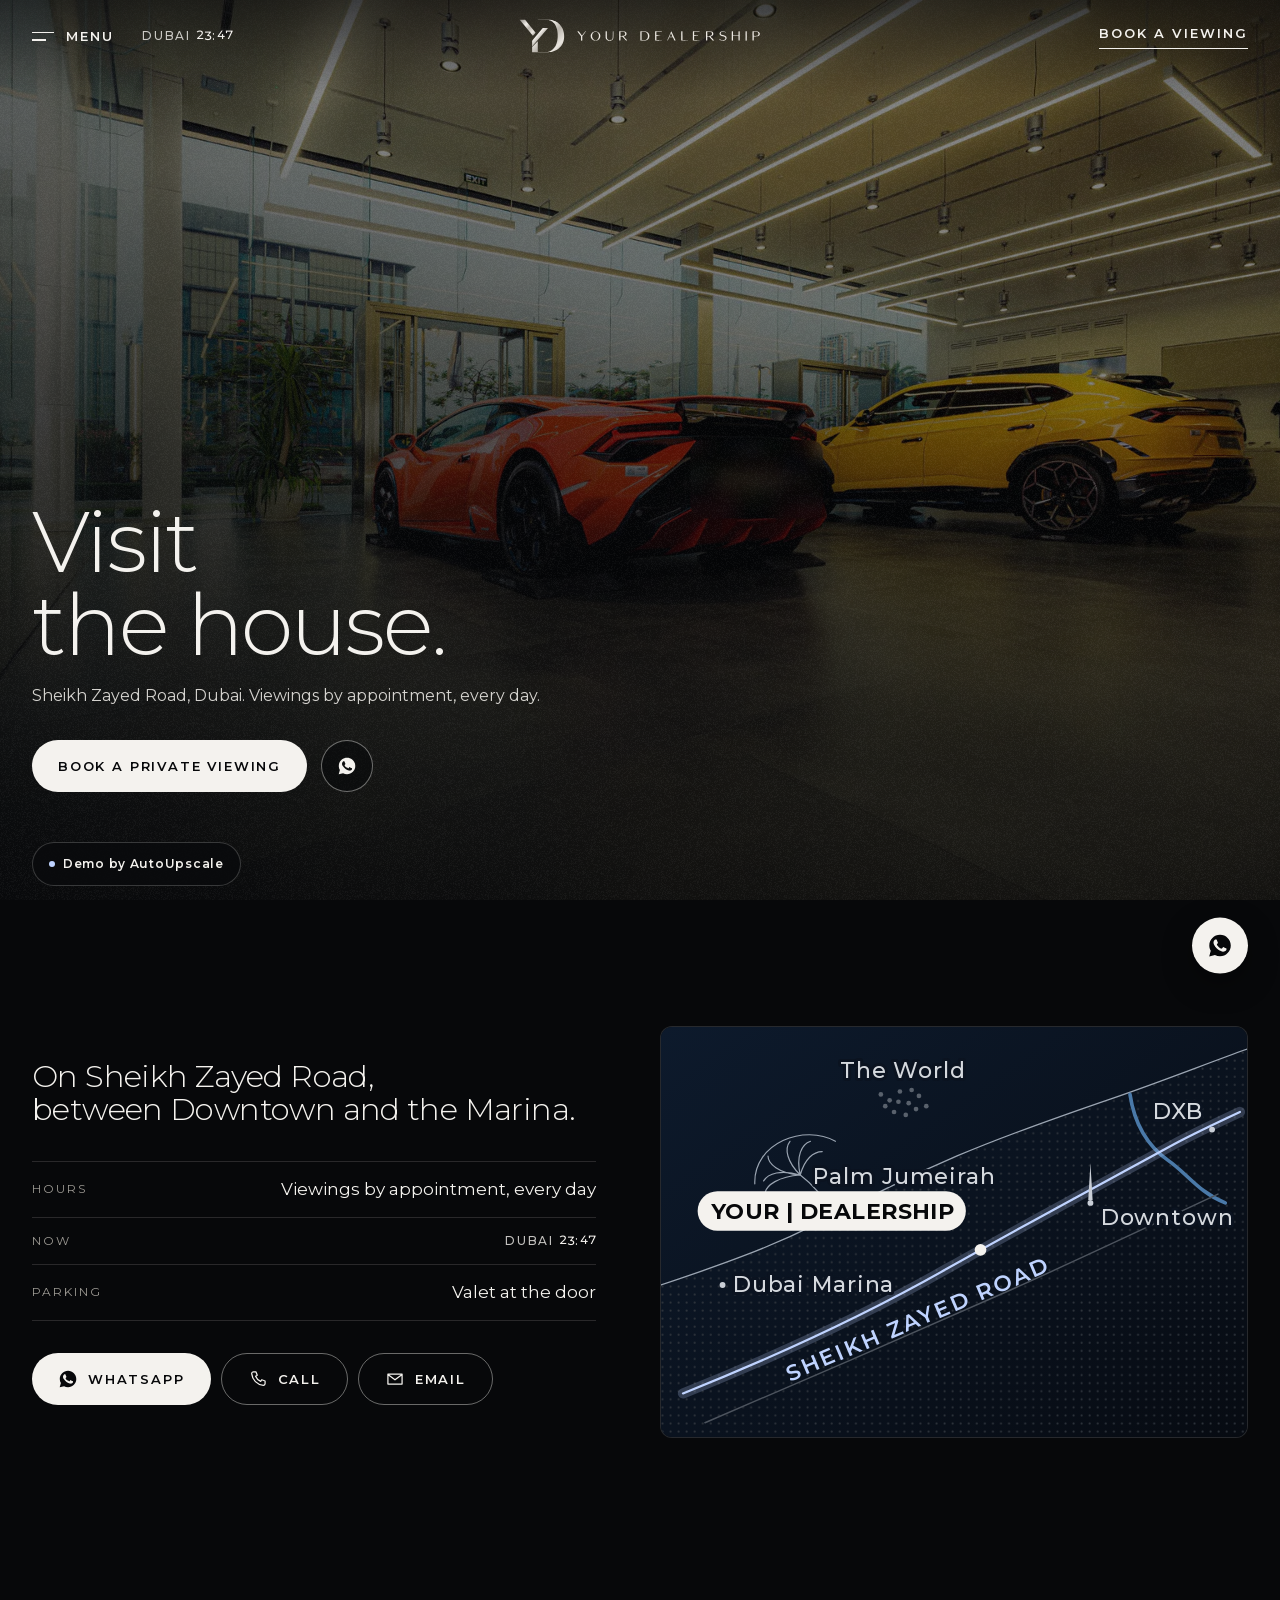
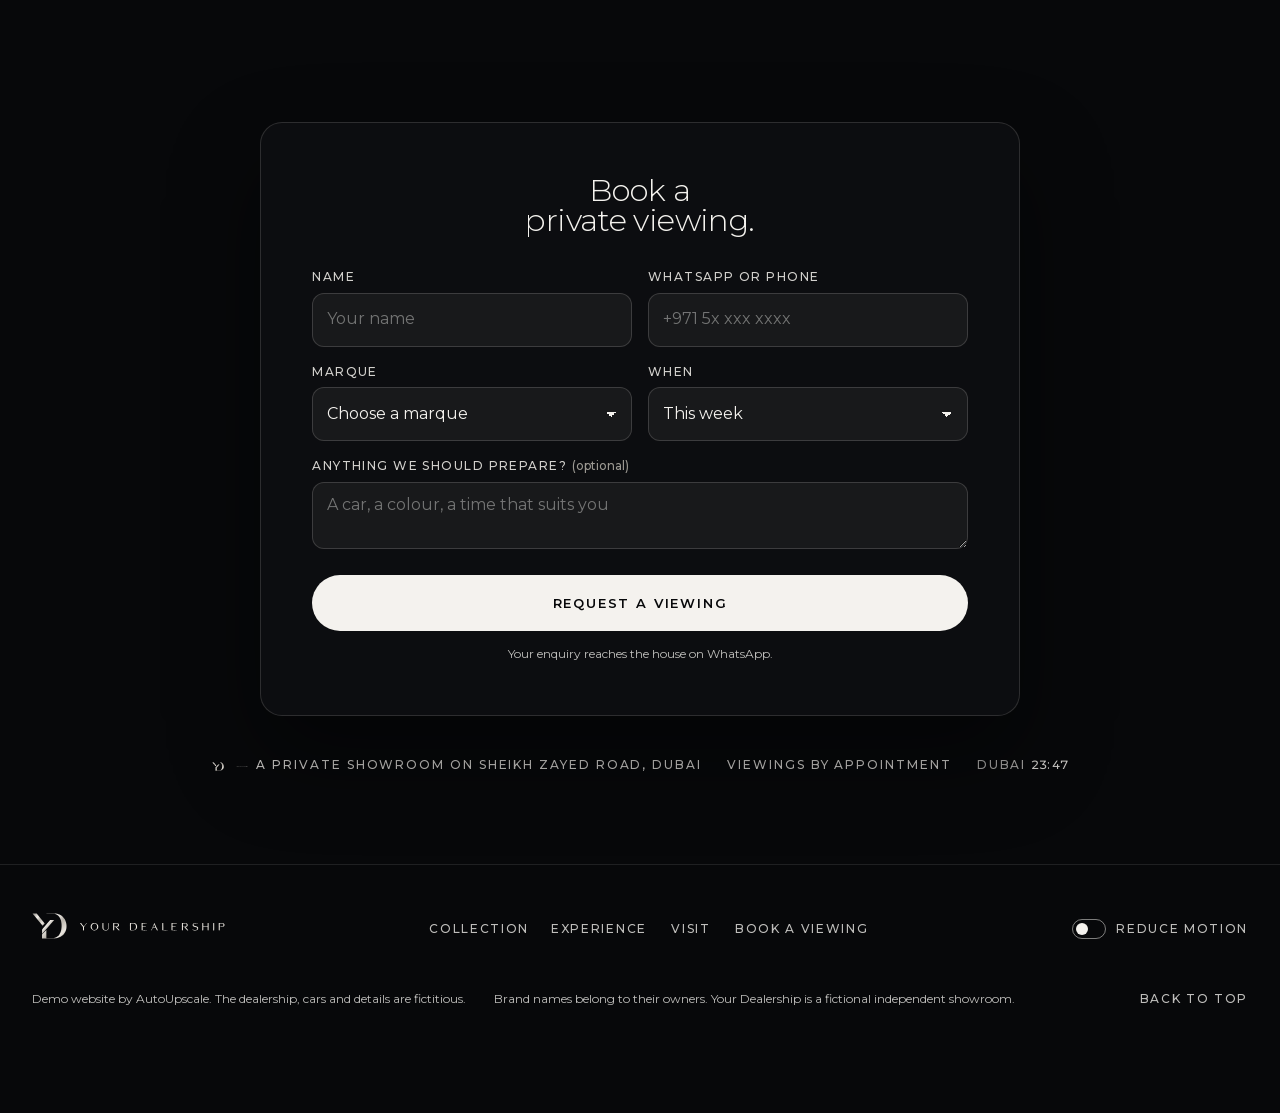
<file: demo/site/visit/index.html>
<!doctype html>
<html lang="en" class="no-js" data-page="visit">
<head>
<meta charset="utf-8">
<meta name="viewport" content="width=device-width, initial-scale=1, viewport-fit=cover">
<title>Visit the showroom · Your Dealership, Sheikh Zayed Road, Dubai</title>
<meta name="description" content="Visit Your Dealership on Sheikh Zayed Road, Dubai. Viewings by appointment, every day. Book a private viewing on WhatsApp.">
<meta name="robots" content="noindex, nofollow">
<meta name="theme-color" content="#07080A">
<meta property="og:type" content="website">
<meta property="og:site_name" content="Your Dealership">
<meta property="og:title" content="Visit the showroom · Your Dealership, Sheikh Zayed Road, Dubai">
<meta property="og:description" content="Visit Your Dealership on Sheikh Zayed Road, Dubai. Viewings by appointment, every day. Book a private viewing on WhatsApp.">
<meta property="og:image" content="../media/og/visit.jpg">
<meta property="og:image:width" content="1200"><meta property="og:image:height" content="630">
<meta name="twitter:card" content="summary_large_image">
<link rel="icon" href="../favicon.ico" sizes="48x48">
<link rel="icon" href="../icons/icon.svg" type="image/svg+xml">
<link rel="apple-touch-icon" href="../icons/icon-192.png">
<link rel="preload" as="font" type="font/woff2" crossorigin href="../assets/fonts/montserrat-latin.woff2">
<script>window.__yd0=performance.now();!function(d,h){h.className=h.className.replace('no-js','js');var q=location.search,m=0;try{m=localStorage.getItem('yd-calma')==='1'}catch(e){}if(m)h.classList.add('sem-movimento');if(/[?&]embed=1/.test(q))h.classList.add('embed');if(/[?&]showreel=1/.test(q))h.classList.add('showreel');try{if(sessionStorage.getItem('yd-corte')==='1'){h.classList.add('chega');sessionStorage.removeItem('yd-corte')}}catch(e){}h.classList.add('aberto');}(document,document.documentElement)</script>
<link rel="stylesheet" href="../assets/site.css?v=9c7779f3">
<script type="application/json" id="cfg">{"root":"../","crm":"../../crm/?tour=1","au":"https://autoupscale.pt/#contact","home":false,"streak":"../media/img/streak.png","burn":"../media/img/glow.png"}</script>
<script type="application/json" id="scenes">{"visit":{"k":"img","L":[[3840,"../media/img/visit-3840.webp"],[2560,"../media/img/visit-2560.webp"],[1920,"../media/img/visit-1920.webp"],[1280,"../media/img/visit-1280.webp"]],"P":[[1382,"../media/img/visit-p-1382.webp"],[1080,"../media/img/visit-p-1080.webp"],[720,"../media/img/visit-p-720.webp"]],"veil":0.5,"tone":"dark","pos":"50% 50%","posP":"50% 50%","grad":"hero"},"black":{"k":"black","veil":0},"credits":{"k":"img","L":[[3840,"../media/img/h1-3840.webp"],[2560,"../media/img/h1-2560.webp"],[1920,"../media/img/h1-1920.webp"],[1280,"../media/img/h1-1280.webp"]],"P":[[1382,"../media/img/h1-p-1382.webp"],[1080,"../media/img/h1-p-1080.webp"],[720,"../media/img/h1-p-720.webp"]],"veil":0.5,"tone":"dark","pos":"50% 50%","posP":"50% 50%","grad":""}}</script>

<script src="../assets/site.js?v=9c7779f3" defer></script>
</head>
<body id="top">
<a class="salta" href="#main">Skip to content</a>

<div id="stage" aria-hidden="true"><div class="cenas"></div><i class="veu-palco"></i><i class="matte top"></i><i class="matte bottom"></i><div class="strips"><i></i><i></i><i></i><i></i><i></i><i></i></div><i class="grain"></i></div>
<header class="cab" data-cab>
  <div class="cab-esq"><button class="menu-btn" type="button" aria-label="Menu" aria-expanded="false" aria-controls="menu" data-menu-open><span class="menu-ic" aria-hidden="true"><i></i><i></i></span><span class="mask"><span class="menu-t">Menu</span></span></button><span class="hora cab-hora" data-hora><span class="sr" data-hora-txt>Dubai time</span><span class="hora-l" aria-hidden="true">Dubai</span> <span class="dig" aria-hidden="true"><i data-d="0"></i><i data-d="0"></i><b>:</b><i data-d="0"></i><i data-d="0"></i></span></span></div>
  <a class="cab-marca" href=".././" aria-label="Your Dealership, home"><span class="marca "><svg class="yd-c-mono" viewBox="352 342 320 237" aria-hidden="true"><defs><linearGradient id="yd-mc" x1="0" y1="0" x2="1" y2="1"><stop offset="0" stop-color="#8E8A84"/><stop offset=".35" stop-color="#F2EFEA"/><stop offset=".55" stop-color="#B9B4AC"/><stop offset=".8" stop-color="#E9E5DE"/><stop offset="1" stop-color="#9C978F"/></linearGradient></defs><g class="yd-mono" fill="url(#yd-mc)"><path class="yd-y-esq" d="M357 346.6 L394.5 346.6 L467.6 437.2 L449 458.2 Z"/><path class="yd-y-dir" d="M517.5 405.6 L554.2 405.6 L443.5 533.4 L443.5 496.2 L447.6 488.6 Z"/><path class="yd-d" d="M483 346.6 L568 346.6 L581.5 348.5 C582.3 348.8 584.1 349.7 586.3 350.5 C588.6 351.3 592.2 352.5 595.0 353.5 C597.8 354.5 600.7 355.3 603.3 356.5 C606.0 357.7 608.4 359.0 611.0 360.5 C613.6 362.0 616.4 363.7 619.0 365.5 C621.6 367.3 624.1 369.3 626.7 371.5 C629.2 373.7 631.9 376.0 634.3 378.5 C636.8 381.0 639.1 383.7 641.3 386.5 C643.6 389.3 645.9 392.3 648.0 395.5 C650.1 398.7 651.9 402.0 653.7 405.5 C655.4 409.0 657.2 412.7 658.7 416.5 C660.1 420.3 661.3 424.5 662.3 428.5 C663.4 432.5 664.3 436.5 665.0 440.5 C665.7 444.5 666.1 448.5 666.3 452.5 C666.6 456.5 666.7 460.5 666.7 464.5 C666.6 468.5 666.4 472.5 666.0 476.5 C665.6 480.5 665.1 484.7 664.3 488.5 C663.6 492.3 662.8 495.8 661.7 499.5 C660.5 503.2 658.9 507.0 657.3 510.5 C655.7 514.0 653.9 517.3 652.0 520.5 C650.1 523.7 648.1 526.7 646.0 529.5 C643.9 532.3 641.6 535.0 639.3 537.5 C637.1 540.0 634.8 542.3 632.3 544.5 C629.9 546.7 627.2 548.7 624.7 550.5 C622.2 552.3 619.9 554.0 617.3 555.5 C614.8 557.0 612.0 558.2 609.3 559.5 C606.7 560.8 604.2 562.3 601.3 563.5 C598.5 564.7 595.4 565.5 592.3 566.5 C589.3 567.5 586.1 568.7 583.0 569.5 C579.9 570.3 577.2 571.0 574.0 571.5 C570.8 572.0 566.2 572.2 563.7 572.5 C561.2 572.8 559.8 573.3 559.0 573.5 L548 574.0 L443.5 574.0 L443.5 537.8 L483 497 L483 571.3 L556.5 571.3 L556.5 570.5 C557.1 570.2 558.2 569.2 560.0 568.5 C561.8 567.8 564.8 567.3 567.0 566.5 C569.2 565.7 571.2 564.7 573.3 563.5 C575.4 562.3 577.5 561.0 579.7 559.5 C581.8 558.0 584.2 556.3 586.3 554.5 C588.5 552.7 590.6 550.7 592.7 548.5 C594.7 546.3 596.8 544.0 598.7 541.5 C600.6 539.0 602.3 536.3 604.0 533.5 C605.7 530.7 607.2 527.7 608.7 524.5 C610.2 521.3 611.7 518.0 613.0 514.5 C614.3 511.0 615.3 507.3 616.3 503.5 C617.3 499.7 618.3 495.7 619.0 491.5 C619.7 487.3 620.2 482.8 620.7 478.5 C621.1 474.2 621.5 469.8 621.7 465.5 C621.8 461.2 621.8 456.8 621.7 452.5 C621.6 448.2 621.4 443.7 621.0 439.5 C620.6 435.3 620.0 431.5 619.3 427.5 C618.7 423.5 617.9 419.3 617.0 415.5 C616.1 411.7 614.8 408.0 613.7 404.5 C612.5 401.0 611.3 397.7 610.0 394.5 C608.7 391.3 607.2 388.3 605.7 385.5 C604.1 382.7 602.4 380.0 600.7 377.5 C598.9 375.0 596.9 372.7 595.0 370.5 C593.1 368.3 591.1 366.3 589.0 364.5 C586.9 362.7 584.8 361.0 582.7 359.5 C580.5 358.0 578.3 356.7 576.0 355.5 C573.7 354.3 571.1 353.3 568.7 352.5 C566.3 351.7 563.4 351.0 561.7 350.5 C559.9 350.0 558.6 349.7 558.0 349.5 L484.2 348.3 Z"/></g></svg><svg class="yd-c-nome" viewBox="145 622 740 48" aria-hidden="true"><g class="yd-nome" fill="#EEEAE3"><path transform="translate(142 619) scale(.25) translate(0.000000,216.000000) scale(0.100000,-0.100000)" d="M341 1826 c-7 -8 -4 -21 7 -38 34 -50 161 -216 298 -388 77 -96 170
-216 206 -267 l66 -92 7 -286 c4 -157 5 -304 1 -327 -11 -69 9 -88 95 -88 119
0 109 -31 109 358 0 322 1 339 21 371 28 46 204 282 314 421 99 124 200 257
227 298 23 35 7 56 -36 48 -41 -8 -49 -17 -183 -193 -186 -245 -374 -478 -387
-481 -12 -3 -79 69 -115 122 -8 12 -40 53 -71 91 -31 39 -94 120 -140 180
-112 148 -208 262 -228 271 -30 12 -181 12 -191 0z"/><path transform="translate(142 619) scale(.25) translate(0.000000,216.000000) scale(0.100000,-0.100000)" d="M3090 1819 c-284 -64 -473 -228 -582 -507 -29 -73 -31 -84 -31 -222
0 -150 10 -199 67 -332 69 -162 248 -315 446 -380 90 -30 104 -32 250 -32 170
-1 214 8 340 66 302 141 470 440 431 765 -40 325 -271 567 -613 643 -108 25
-197 24 -308 -1z m251 -68 c77 -13 184 -66 243 -120 268 -249 282 -786 29
-1061 -150 -163 -413 -200 -626 -87 -212 112 -348 495 -277 780 90 359 322
538 631 488z"/><path transform="translate(142 619) scale(.25) translate(0.000000,216.000000) scale(0.100000,-0.100000)" d="M4870 1821 c-14 -28 -14 -963 1 -1050 19 -106 62 -186 145 -268 41
-40 79 -73 86 -73 6 0 19 -6 27 -14 22 -19 150 -61 243 -80 102 -21 180 -20
286 3 247 56 392 189 436 405 24 116 24 1056 0 1080 -19 19 -60 21 -71 4 -4
-7 -10 -249 -13 -538 -7 -590 -5 -578 -83 -691 -84 -123 -230 -189 -417 -189
-189 0 -335 80 -396 218 -49 111 -54 175 -54 701 0 365 -3 490 -12 499 -7 7
-43 12 -90 12 -66 0 -79 -3 -88 -19z"/><path transform="translate(142 619) scale(.25) translate(0.000000,216.000000) scale(0.100000,-0.100000)" d="M7041 1827 c-19 -19 -15 -1461 4 -1477 16 -14 167 -11 182 3 4 5 10
156 13 335 l5 327 131 3 c155 3 123 22 300 -178 70 -80 149 -167 175 -195 26
-27 63 -68 81 -91 74 -92 162 -190 180 -200 11 -6 58 -10 105 -9 136 2 136 2
-64 216 -248 268 -393 432 -393 446 0 14 19 19 96 27 122 12 267 117 320 233
24 51 27 70 27 163 0 129 -19 177 -103 261 -124 125 -195 140 -685 144 -255 2
-366 0 -374 -8z m779 -108 c116 -55 170 -146 170 -289 0 -162 -75 -269 -220
-315 -64 -20 -504 -35 -522 -17 -7 7 -13 433 -8 645 0 5 118 7 263 5 258 -3
263 -3 317 -29z"/><path transform="translate(142 619) scale(.25) translate(0.000000,216.000000) scale(0.100000,-0.100000)" d="M10438 1829 c-17 -13 -18 -61 -18 -738 0 -530 3 -727 11 -737 17 -21
677 -20 808 1 204 33 354 115 467 255 131 163 178 365 144 630 -37 286 -274
520 -584 575 -128 23 -803 34 -828 14z m790 -103 c260 -78 406 -309 406 -641
0 -183 -34 -302 -125 -435 -81 -121 -177 -180 -342 -214 -88 -19 -531 -23
-542 -6 -4 7 -8 900 -5 1313 0 4 118 7 263 7 251 0 267 -1 345 -24z"/><path transform="translate(142 619) scale(.25) translate(0.000000,216.000000) scale(0.100000,-0.100000)" d="M12792 1828 c-9 -9 -12 -184 -12 -734 0 -644 2 -724 16 -738 24 -24
1034 -24 1058 0 9 8 16 19 16 24 0 5 -7 16 -16 24 -13 14 -67 16 -434 16 -257
0 -421 4 -425 10 -3 5 -6 152 -6 326 -1 257 1 318 12 325 8 5 144 9 303 8 316
0 326 1 312 55 -6 26 -6 26 -310 26 -256 0 -305 2 -316 15 -15 18 -12 532 3
553 7 9 106 12 433 12 413 0 424 0 434 20 13 24 -1 56 -27 63 -46 11 -1029 7
-1041 -5z"/><path transform="translate(142 619) scale(.25) translate(0.000000,216.000000) scale(0.100000,-0.100000)" d="M15353 1812 c-7 -4 -19 -26 -28 -47 -9 -22 -22 -53 -30 -70 -13 -27
-109 -249 -224 -516 -22 -53 -41 -99 -41 -102 0 -4 -15 -39 -34 -79 -165 -356
-169 -366 -223 -498 -19 -47 -39 -89 -44 -95 -27 -27 5 -71 44 -61 19 4 37 33
84 133 74 157 153 337 153 351 0 6 7 18 16 26 13 14 54 16 298 16 261 0 284
-1 299 -18 10 -10 17 -21 17 -24 0 -4 25 -58 55 -122 30 -63 55 -118 55 -121
0 -3 12 -32 26 -63 15 -31 37 -81 51 -110 29 -64 50 -74 147 -70 65 3 71 5 74
26 2 12 -5 37 -16 55 -11 17 -23 43 -27 57 -8 27 -43 103 -132 290 -31 63 -69
144 -85 180 -43 95 -51 112 -118 255 -112 235 -153 323 -239 506 -11 25 -21
53 -21 61 0 17 -25 48 -38 48 -4 0 -12 -4 -19 -8z m-12 -349 c12 -27 49 -106
84 -178 77 -156 127 -273 129 -300 1 -19 -6 -20 -228 -23 -134 -1 -234 2 -239
7 -6 6 31 100 97 248 58 132 106 248 106 259 0 51 27 44 51 -13z"/><path transform="translate(142 619) scale(.25) translate(0.000000,216.000000) scale(0.100000,-0.100000)" d="M16964 1828 c-4 -7 -10 -337 -12 -734 -3 -634 -1 -723 12 -736 24
-24 1026 -26 1050 -3 18 19 19 24 6 45 -8 13 -71 16 -432 20 l-423 5 -3 689
c-2 624 -4 691 -19 708 -20 22 -166 27 -179 6z"/><path transform="translate(142 619) scale(.25) translate(0.000000,216.000000) scale(0.100000,-0.100000)" d="M18830 1821 c-15 -30 -14 -1453 2 -1469 14 -14 1024 -17 1046 -3 8 5
12 21 10 37 -3 29 -3 29 -422 32 -289 1 -423 6 -433 13 -10 9 -13 76 -13 329
0 290 1 318 17 324 9 4 147 6 306 5 312 -1 310 -2 305 51 -3 25 -3 25 -305 30
-194 3 -306 9 -313 16 -7 7 -9 101 -8 285 l3 274 430 5 c237 3 431 7 433 8 11
10 -1 63 -17 72 -13 6 -196 10 -525 10 -489 0 -506 -1 -516 -19z"/><path transform="translate(142 619) scale(.25) translate(0.000000,216.000000) scale(0.100000,-0.100000)" d="M20932 1828 c-9 -9 -12 -187 -12 -738 0 -551 3 -729 12 -738 14 -14
156 -16 178 -2 13 8 15 57 17 331 1 256 4 324 15 331 13 9 245 3 270 -8 7 -3
25 -20 39 -39 38 -50 125 -151 199 -230 36 -38 104 -113 150 -165 47 -52 114
-126 150 -163 l64 -68 91 3 c90 3 90 3 93 30 2 16 -1 28 -6 28 -6 0 -57 53
-113 118 -57 64 -135 151 -174 192 -114 123 -255 289 -255 300 0 5 15 10 33
10 37 0 115 20 169 44 127 55 217 164 239 291 25 144 -12 268 -106 352 -120
108 -252 133 -710 133 -244 0 -334 -3 -343 -12z m788 -109 c108 -50 153 -135
154 -284 2 -268 -127 -349 -544 -343 l-195 3 -5 315 c-3 173 -3 321 -1 328 3
11 57 13 270 10 262 -3 267 -3 321 -29z"/><path transform="translate(142 619) scale(.25) translate(0.000000,216.000000) scale(0.100000,-0.100000)" d="M23542 1839 c-226 -27 -391 -138 -441 -295 -26 -84 -26 -104 0 -187
50 -160 213 -266 494 -322 314 -63 425 -146 425 -316 0 -96 -66 -206 -149
-249 -132 -68 -327 -81 -499 -34 -90 24 -207 77 -243 110 -24 22 -54 17 -67
-11 -19 -41 -16 -45 89 -103 300 -166 733 -141 936 55 97 94 118 144 118 283
0 129 -5 142 -83 237 -89 108 -220 167 -532 238 -240 54 -324 118 -322 245 2
106 58 187 165 236 60 28 67 29 222 29 152 0 163 -2 225 -28 92 -39 111 -49
142 -69 35 -24 54 -23 72 4 25 35 20 44 -36 75 -168 92 -331 124 -516 102z"/><path transform="translate(142 619) scale(.25) translate(0.000000,216.000000) scale(0.100000,-0.100000)" d="M25052 1828 c-9 -9 -12 -187 -12 -740 0 -836 -13 -748 108 -748 46 0
73 5 81 13 7 9 12 126 13 363 l3 349 429 3 c337 2 431 0 438 -10 4 -7 7 -168
7 -357 0 -275 2 -346 13 -352 19 -12 146 -11 169 1 19 10 19 29 19 734 0 638
-2 725 -15 736 -23 19 -164 18 -176 0 -5 -8 -10 -132 -11 -275 -3 -369 -3
-364 -14 -375 -7 -7 -159 -9 -435 -8 l-424 3 -3 325 c-2 291 -4 326 -19 338
-22 16 -155 16 -171 0z"/><path transform="translate(142 619) scale(.25) translate(0.000000,216.000000) scale(0.100000,-0.100000)" d="M27266 1824 c-14 -14 -16 -95 -16 -739 0 -830 -12 -745 104 -745 105
0 96 -74 96 754 0 548 -3 725 -12 734 -19 19 -153 16 -172 -4z"/><path transform="translate(142 619) scale(.25) translate(0.000000,216.000000) scale(0.100000,-0.100000)" d="M28376 1825 c-15 -15 -16 -81 -16 -740 0 -706 0 -725 19 -735 24 -12
151 -13 170 -1 12 8 15 67 18 332 2 177 5 325 8 327 2 3 107 4 232 3 355 -2
510 35 616 147 74 80 99 140 105 254 4 92 3 100 -26 162 -62 132 -170 211
-328 242 -134 26 -773 33 -798 9z m776 -113 c108 -53 160 -144 160 -282 0
-163 -66 -264 -207 -315 -61 -22 -523 -32 -530 -11 -7 18 -12 635 -6 641 3 3
120 5 261 3 256 -3 256 -3 322 -36z"/></g></svg></span></a>
  <div class="cab-dir"><a class="cab-book" href="#book" data-sheet data-intent="Private viewing"><span class="mask"><span>Book a viewing</span></span></a></div>
</header>
<div class="menu" id="menu" role="dialog" aria-modal="true" aria-label="Menu" hidden>
  <div class="menu-fundo" aria-hidden="true"><i class="mt"></i><i class="mb"></i></div>
  <div class="menu-in">
    <button class="menu-fecha" type="button" data-menu-close aria-label="Close the menu"><svg class="ic" viewBox="0 0 16 16" aria-hidden="true"><path d="m3 3 10 10M13 3 3 13" fill="none" stroke="currentColor" stroke-width="1.4"/></svg></button>
    <nav class="menu-nav" aria-label="Main"><ol>
      <li><a href=".././"><span class="li">Home</span></a></li>
      <li><a href="../collection/"><span class="li">Collection</span></a></li><li><a href="../experience/"><span class="li">Experience</span></a></li><li><a href="../visit/"><span class="li">Visit</span></a></li>
      <li><a href="#book" data-sheet data-intent="Private viewing"><span class="li">Book a viewing</span></a></li>
    </ol></nav>
    <div class="menu-pe"><span class="hora menu-hora" data-hora><span class="sr" data-hora-txt>Dubai time</span><span class="hora-l" aria-hidden="true">Dubai</span> <span class="dig" aria-hidden="true"><i data-d="0"></i><i data-d="0"></i><b>:</b><i data-d="0"></i><i data-d="0"></i></span></span><span class="menu-ap">Viewings by appointment</span>
      <a class="btn round" href="#book" data-sheet data-intent="WhatsApp" aria-label="WhatsApp the house"><svg class="ic" viewBox="0 0 24 24" aria-hidden="true"><path fill="currentColor" d="M12.04 2C6.58 2 2.13 6.45 2.13 11.91c0 1.75.46 3.45 1.32 4.95L2.05 22l5.25-1.38a9.9 9.9 0 0 0 4.74 1.21c5.46 0 9.91-4.45 9.91-9.91S17.5 2 12.04 2Zm5.8 14.13c-.25.69-1.45 1.32-2 1.4-.51.08-1.16.11-1.87-.12-.43-.14-.98-.32-1.69-.62-2.97-1.28-4.91-4.27-5.06-4.47-.15-.2-1.21-1.61-1.21-3.07 0-1.46.77-2.18 1.04-2.48.27-.3.59-.37.79-.37h.57c.18 0 .43-.07.67.51.25.6.84 2.06.92 2.21.07.15.12.32.02.52-.1.2-.15.32-.3.5-.15.17-.31.39-.45.52-.15.15-.3.31-.13.6.17.3.77 1.27 1.65 2.06 1.13 1.01 2.09 1.32 2.39 1.47.3.15.47.12.64-.07.17-.2.74-.86.94-1.16.2-.3.39-.25.66-.15.27.1 1.72.81 2.02.96.3.15.49.22.57.35.07.12.07.72-.18 1.41Z"/></svg></a></div>
  </div>
</div>
<main id="main" tabindex="-1">

<section id="visit" class="s-visit" data-scene="visit" data-cut="fade" aria-labelledby="vi-t">
  <h1 class="h1" id="vi-t"><span class="ln"><span class="li">Visit</span></span> <span class="ln"><span class="li">the house.</span></span></h1>
  <p class="linha">Sheikh Zayed Road, Dubai. Viewings by appointment, every&nbsp;day.</p>
  <div class="acts"><a class="btn solid" href="#book" data-sheet data-intent="Private viewing"><span class="btn-t">Book a private viewing</span></a><a class="btn round wa" href="#book" data-sheet data-intent="WhatsApp" aria-label="WhatsApp the house"><svg class="ic" viewBox="0 0 24 24" aria-hidden="true"><path fill="currentColor" d="M12.04 2C6.58 2 2.13 6.45 2.13 11.91c0 1.75.46 3.45 1.32 4.95L2.05 22l5.25-1.38a9.9 9.9 0 0 0 4.74 1.21c5.46 0 9.91-4.45 9.91-9.91S17.5 2 12.04 2Zm5.8 14.13c-.25.69-1.45 1.32-2 1.4-.51.08-1.16.11-1.87-.12-.43-.14-.98-.32-1.69-.62-2.97-1.28-4.91-4.27-5.06-4.47-.15-.2-1.21-1.61-1.21-3.07 0-1.46.77-2.18 1.04-2.48.27-.3.59-.37.79-.37h.57c.18 0 .43-.07.67.51.25.6.84 2.06.92 2.21.07.15.12.32.02.52-.1.2-.15.32-.3.5-.15.17-.31.39-.45.52-.15.15-.3.31-.13.6.17.3.77 1.27 1.65 2.06 1.13 1.01 2.09 1.32 2.39 1.47.3.15.47.12.64-.07.17-.2.74-.86.94-1.16.2-.3.39-.25.66-.15.27.1 1.72.81 2.02.96.3.15.49.22.57.35.07.12.07.72-.18 1.41Z"/></svg><span class="btn-t so-tel">WhatsApp</span></a></div>
</section>
<section id="map" class="s-mapa" data-scene="black" data-cut="shutter" aria-labelledby="map-t">
  <div class="mapa-txt">
    <h2 class="h2 medio" id="map-t"><span class="ln"><span class="li">On Sheikh Zayed Road,</span></span> <span class="ln"><span class="li">between Downtown and the Marina.</span></span></h2>
    <ul class="mapa-l">
      <li><span class="ml-t">Hours</span><span>Viewings by appointment, every day</span></li>
      <li><span class="ml-t">Now</span><span class="hora mapa-hora" data-hora><span class="sr" data-hora-txt>Dubai time</span><span class="hora-l" aria-hidden="true">Dubai</span> <span class="dig" aria-hidden="true"><i data-d="0"></i><i data-d="0"></i><b>:</b><i data-d="0"></i><i data-d="0"></i></span></span></li>
      <li><span class="ml-t">Parking</span><span>Valet at the door</span></li>
    </ul>
    <div class="contactos">
      <a class="btn solid" href="#book" data-sheet data-intent="WhatsApp"><svg class="ic" viewBox="0 0 24 24" aria-hidden="true"><path fill="currentColor" d="M12.04 2C6.58 2 2.13 6.45 2.13 11.91c0 1.75.46 3.45 1.32 4.95L2.05 22l5.25-1.38a9.9 9.9 0 0 0 4.74 1.21c5.46 0 9.91-4.45 9.91-9.91S17.5 2 12.04 2Zm5.8 14.13c-.25.69-1.45 1.32-2 1.4-.51.08-1.16.11-1.87-.12-.43-.14-.98-.32-1.69-.62-2.97-1.28-4.91-4.27-5.06-4.47-.15-.2-1.21-1.61-1.21-3.07 0-1.46.77-2.18 1.04-2.48.27-.3.59-.37.79-.37h.57c.18 0 .43-.07.67.51.25.6.84 2.06.92 2.21.07.15.12.32.02.52-.1.2-.15.32-.3.5-.15.17-.31.39-.45.52-.15.15-.3.31-.13.6.17.3.77 1.27 1.65 2.06 1.13 1.01 2.09 1.32 2.39 1.47.3.15.47.12.64-.07.17-.2.74-.86.94-1.16.2-.3.39-.25.66-.15.27.1 1.72.81 2.02.96.3.15.49.22.57.35.07.12.07.72-.18 1.41Z"/></svg><span class="btn-t">WhatsApp</span></a>
      <a class="btn ghost" href="#book" data-sheet data-intent="Call"><svg class="ic" viewBox="0 0 24 24" aria-hidden="true"><path d="M6.6 3.5h3l1.5 4-2 1.3a11 11 0 0 0 6.1 6.1l1.3-2 4 1.5v3A2.1 2.1 0 0 1 18.4 19.6 15.6 15.6 0 0 1 4.4 5.6 2.1 2.1 0 0 1 6.6 3.5Z" fill="none" stroke="currentColor" stroke-width="1.5" stroke-linejoin="round"/></svg><span class="btn-t">Call</span></a>
      <a class="btn ghost" href="#book" data-sheet data-intent="Email"><svg class="ic" viewBox="0 0 24 24" aria-hidden="true"><path d="M3.5 6h17v12h-17zM3.5 6.5l8.5 6.5 8.5-6.5" fill="none" stroke="currentColor" stroke-width="1.5" stroke-linejoin="round"/></svg><span class="btn-t">Email</span></a>
    </div>
  </div>
  <figure class="mapa" aria-label="Illustrated map of Dubai with the showroom on Sheikh Zayed Road"><svg viewBox="0 0 800 560" role="img" aria-hidden="true">
  <defs><pattern id="pt" width="11" height="11" patternUnits="userSpaceOnUse"><circle cx="2" cy="2" r="1.4" fill="#2e343c"/></pattern>
  <linearGradient id="mar" x1="0" y1="0" x2="1" y2="1"><stop offset="0" stop-color="#0d1a2c"/><stop offset="1" stop-color="#070b12"/></linearGradient></defs>
  <rect width="800" height="560" fill="url(#mar)"/>
  <path d="M0 352 C90 322 150 300 214 268 C284 232 334 206 404 176 C474 146 544 122 614 98 C684 74 744 50 800 30 L800 560 L0 560Z" fill="url(#pt)"/>
  <path class="costa" pathLength="1" d="M0 352 C90 322 150 300 214 268 C284 232 334 206 404 176 C474 146 544 122 614 98 C684 74 744 50 800 30"/>
  <g class="ilhas"><circle cx="300" cy="92" r="3.2"/><circle cx="312" cy="100" r="3.2"/><circle cx="326" cy="88" r="3.2"/><circle cx="338" cy="104" r="3.2"/><circle cx="352" cy="94" r="3.2"/><circle cx="318" cy="116" r="3.2"/><circle cx="334" cy="120" r="3.2"/><circle cx="348" cy="112" r="3.2"/><circle cx="362" cy="108" r="3.2"/><circle cx="306" cy="108" r="3.2"/><circle cx="324" cy="102" r="3.2"/><circle cx="342" cy="86" r="3.2"/></g>
  <g class="palma"><path pathLength="1" d="M236 256 C222 232 206 214 190 202"/><path pathLength="1" d="M190 202 c-26 -8 -44 -2 -50 8 M190 202 c-18 -18 -22 -36 -14 -46 M190 202 c-30 2 -46 14 -48 24 M190 202 c-6 -26 2 -42 14 -46 M190 202 c-30 -2 -44 -16 -44 -26 M190 202 c6 -22 18 -32 30 -32"/><path pathLength="1" d="M128 214 C126 158 196 132 238 156"/></g>
  <path class="creek" pathLength="1" d="M640 92 C646 132 664 162 692 182 C718 200 734 226 770 240"/>
  <path class="e11" pathLength="1" d="M60 540 C200 480 330 424 470 362 C560 322 640 284 760 228"/>
  <path class="estrada-brilho" pathLength="1" d="M30 500 C150 452 270 398 390 330 C500 268 590 220 700 160 C730 144 760 130 790 116"/>
  <path class="estrada" pathLength="1" d="M30 500 C150 452 270 398 390 330 C500 268 590 220 700 160 C730 144 760 130 790 116"/>
  <circle class="luz" r="5" style="offset-path:path('M30 500 C150 452 270 398 390 330 C500 268 590 220 700 160 C730 144 760 130 790 116')"/>
  <g class="torre" transform="translate(586 236)"><path d="M-3 0 L0 -50 L3 0 Z"/></g>
  <g class="lugar" transform="translate(84 352)"><circle r="4"/><text x="14" y="9">Dubai Marina</text></g>
  <g class="lugar" transform="translate(190 202)"><text x="18" y="12">Palm Jumeirah</text></g>
  <g class="lugar" transform="translate(330 70)"><text x="0" y="0" text-anchor="middle" style="font-size:20px">The World</text></g>
  <g class="lugar" transform="translate(586 240)"><circle r="4"/><text x="14" y="30">Downtown</text></g>
  <g class="lugar" transform="translate(752 140)"><circle r="4"/><text x="-12" y="-14" text-anchor="end">DXB</text></g>
  <text class="estrada-t" x="176" y="484" transform="rotate(-23 176 484)">SHEIKH ZAYED ROAD</text>
  <g class="pino" transform="translate(436 304)"><circle class="pulso" r="12"/><circle class="pulso p2" r="12"/><circle class="nucleo" r="8"/><g class="pino-t" transform="translate(-252 -50)"><rect x="0" y="-22" width="232" height="36" rx="18"/><text x="18" y="2">YOUR | DEALERSHIP</text></g></g>
</svg></figure>
</section>
<section id="book" class="s-book" data-scene="credits" data-cut="fade" aria-labelledby="book-t">
  <div class="book-in">
    <h2 class="h2" id="book-t"><span class="ln"><span class="li">Book a</span></span> <span class="ln"><span class="li">private viewing.</span></span></h2>
    <form class="form-book" data-form="book" novalidate aria-label="Book a private viewing">
      <div class="campos">
        <label class="campo"><span>Name</span><input name="name" autocomplete="name" required minlength="2" placeholder="Your name"></label>
        <label class="campo"><span>WhatsApp or phone</span><input name="phone" type="tel" inputmode="tel" autocomplete="tel" required minlength="7" placeholder="+971 5x xxx xxxx"></label>
        <label class="campo"><span>Marque</span><select name="marque" required><option value="">Choose a marque</option><option value="Rolls-Royce">Rolls-Royce</option><option value="Bentley">Bentley</option><option value="Ferrari">Ferrari</option><option value="Lamborghini">Lamborghini</option><option value="McLaren">McLaren</option><option value="Mercedes-Benz">Mercedes-Benz</option><option value="Something else">Something else</option></select></label>
        <label class="campo"><span>When</span><select name="when"><option>This week</option><option>Next week</option><option>Later this month</option><option>Just exploring</option></select></label>
        <label class="campo largo"><span>Anything we should prepare? <em>(optional)</em></span><textarea name="msg" rows="2" placeholder="A car, a colour, a time that suits you"></textarea></label>
      </div>
      
      <div class="form-pe"><button class="btn solid" type="submit"><span class="btn-t">Request a viewing</span></button><p class="form-nota">Your enquiry reaches the house on WhatsApp.</p></div>
    </form>
  </div>
  <div class="creditos">
    <p class="cred-marca"><span class="marca cred"><svg class="yd-k-mono" viewBox="352 342 320 237" aria-hidden="true"><defs><linearGradient id="yd-mk" x1="0" y1="0" x2="1" y2="1"><stop offset="0" stop-color="#8E8A84"/><stop offset=".35" stop-color="#F2EFEA"/><stop offset=".55" stop-color="#B9B4AC"/><stop offset=".8" stop-color="#E9E5DE"/><stop offset="1" stop-color="#9C978F"/></linearGradient></defs><g class="yd-mono" fill="url(#yd-mk)"><path class="yd-y-esq" d="M357 346.6 L394.5 346.6 L467.6 437.2 L449 458.2 Z"/><path class="yd-y-dir" d="M517.5 405.6 L554.2 405.6 L443.5 533.4 L443.5 496.2 L447.6 488.6 Z"/><path class="yd-d" d="M483 346.6 L568 346.6 L581.5 348.5 C582.3 348.8 584.1 349.7 586.3 350.5 C588.6 351.3 592.2 352.5 595.0 353.5 C597.8 354.5 600.7 355.3 603.3 356.5 C606.0 357.7 608.4 359.0 611.0 360.5 C613.6 362.0 616.4 363.7 619.0 365.5 C621.6 367.3 624.1 369.3 626.7 371.5 C629.2 373.7 631.9 376.0 634.3 378.5 C636.8 381.0 639.1 383.7 641.3 386.5 C643.6 389.3 645.9 392.3 648.0 395.5 C650.1 398.7 651.9 402.0 653.7 405.5 C655.4 409.0 657.2 412.7 658.7 416.5 C660.1 420.3 661.3 424.5 662.3 428.5 C663.4 432.5 664.3 436.5 665.0 440.5 C665.7 444.5 666.1 448.5 666.3 452.5 C666.6 456.5 666.7 460.5 666.7 464.5 C666.6 468.5 666.4 472.5 666.0 476.5 C665.6 480.5 665.1 484.7 664.3 488.5 C663.6 492.3 662.8 495.8 661.7 499.5 C660.5 503.2 658.9 507.0 657.3 510.5 C655.7 514.0 653.9 517.3 652.0 520.5 C650.1 523.7 648.1 526.7 646.0 529.5 C643.9 532.3 641.6 535.0 639.3 537.5 C637.1 540.0 634.8 542.3 632.3 544.5 C629.9 546.7 627.2 548.7 624.7 550.5 C622.2 552.3 619.9 554.0 617.3 555.5 C614.8 557.0 612.0 558.2 609.3 559.5 C606.7 560.8 604.2 562.3 601.3 563.5 C598.5 564.7 595.4 565.5 592.3 566.5 C589.3 567.5 586.1 568.7 583.0 569.5 C579.9 570.3 577.2 571.0 574.0 571.5 C570.8 572.0 566.2 572.2 563.7 572.5 C561.2 572.8 559.8 573.3 559.0 573.5 L548 574.0 L443.5 574.0 L443.5 537.8 L483 497 L483 571.3 L556.5 571.3 L556.5 570.5 C557.1 570.2 558.2 569.2 560.0 568.5 C561.8 567.8 564.8 567.3 567.0 566.5 C569.2 565.7 571.2 564.7 573.3 563.5 C575.4 562.3 577.5 561.0 579.7 559.5 C581.8 558.0 584.2 556.3 586.3 554.5 C588.5 552.7 590.6 550.7 592.7 548.5 C594.7 546.3 596.8 544.0 598.7 541.5 C600.6 539.0 602.3 536.3 604.0 533.5 C605.7 530.7 607.2 527.7 608.7 524.5 C610.2 521.3 611.7 518.0 613.0 514.5 C614.3 511.0 615.3 507.3 616.3 503.5 C617.3 499.7 618.3 495.7 619.0 491.5 C619.7 487.3 620.2 482.8 620.7 478.5 C621.1 474.2 621.5 469.8 621.7 465.5 C621.8 461.2 621.8 456.8 621.7 452.5 C621.6 448.2 621.4 443.7 621.0 439.5 C620.6 435.3 620.0 431.5 619.3 427.5 C618.7 423.5 617.9 419.3 617.0 415.5 C616.1 411.7 614.8 408.0 613.7 404.5 C612.5 401.0 611.3 397.7 610.0 394.5 C608.7 391.3 607.2 388.3 605.7 385.5 C604.1 382.7 602.4 380.0 600.7 377.5 C598.9 375.0 596.9 372.7 595.0 370.5 C593.1 368.3 591.1 366.3 589.0 364.5 C586.9 362.7 584.8 361.0 582.7 359.5 C580.5 358.0 578.3 356.7 576.0 355.5 C573.7 354.3 571.1 353.3 568.7 352.5 C566.3 351.7 563.4 351.0 561.7 350.5 C559.9 350.0 558.6 349.7 558.0 349.5 L484.2 348.3 Z"/></g></svg><svg class="yd-k-nome" viewBox="145 622 740 48" aria-hidden="true"><g class="yd-nome" fill="#EEEAE3"><path transform="translate(142 619) scale(.25) translate(0.000000,216.000000) scale(0.100000,-0.100000)" d="M341 1826 c-7 -8 -4 -21 7 -38 34 -50 161 -216 298 -388 77 -96 170
-216 206 -267 l66 -92 7 -286 c4 -157 5 -304 1 -327 -11 -69 9 -88 95 -88 119
0 109 -31 109 358 0 322 1 339 21 371 28 46 204 282 314 421 99 124 200 257
227 298 23 35 7 56 -36 48 -41 -8 -49 -17 -183 -193 -186 -245 -374 -478 -387
-481 -12 -3 -79 69 -115 122 -8 12 -40 53 -71 91 -31 39 -94 120 -140 180
-112 148 -208 262 -228 271 -30 12 -181 12 -191 0z"/><path transform="translate(142 619) scale(.25) translate(0.000000,216.000000) scale(0.100000,-0.100000)" d="M3090 1819 c-284 -64 -473 -228 -582 -507 -29 -73 -31 -84 -31 -222
0 -150 10 -199 67 -332 69 -162 248 -315 446 -380 90 -30 104 -32 250 -32 170
-1 214 8 340 66 302 141 470 440 431 765 -40 325 -271 567 -613 643 -108 25
-197 24 -308 -1z m251 -68 c77 -13 184 -66 243 -120 268 -249 282 -786 29
-1061 -150 -163 -413 -200 -626 -87 -212 112 -348 495 -277 780 90 359 322
538 631 488z"/><path transform="translate(142 619) scale(.25) translate(0.000000,216.000000) scale(0.100000,-0.100000)" d="M4870 1821 c-14 -28 -14 -963 1 -1050 19 -106 62 -186 145 -268 41
-40 79 -73 86 -73 6 0 19 -6 27 -14 22 -19 150 -61 243 -80 102 -21 180 -20
286 3 247 56 392 189 436 405 24 116 24 1056 0 1080 -19 19 -60 21 -71 4 -4
-7 -10 -249 -13 -538 -7 -590 -5 -578 -83 -691 -84 -123 -230 -189 -417 -189
-189 0 -335 80 -396 218 -49 111 -54 175 -54 701 0 365 -3 490 -12 499 -7 7
-43 12 -90 12 -66 0 -79 -3 -88 -19z"/><path transform="translate(142 619) scale(.25) translate(0.000000,216.000000) scale(0.100000,-0.100000)" d="M7041 1827 c-19 -19 -15 -1461 4 -1477 16 -14 167 -11 182 3 4 5 10
156 13 335 l5 327 131 3 c155 3 123 22 300 -178 70 -80 149 -167 175 -195 26
-27 63 -68 81 -91 74 -92 162 -190 180 -200 11 -6 58 -10 105 -9 136 2 136 2
-64 216 -248 268 -393 432 -393 446 0 14 19 19 96 27 122 12 267 117 320 233
24 51 27 70 27 163 0 129 -19 177 -103 261 -124 125 -195 140 -685 144 -255 2
-366 0 -374 -8z m779 -108 c116 -55 170 -146 170 -289 0 -162 -75 -269 -220
-315 -64 -20 -504 -35 -522 -17 -7 7 -13 433 -8 645 0 5 118 7 263 5 258 -3
263 -3 317 -29z"/><path transform="translate(142 619) scale(.25) translate(0.000000,216.000000) scale(0.100000,-0.100000)" d="M10438 1829 c-17 -13 -18 -61 -18 -738 0 -530 3 -727 11 -737 17 -21
677 -20 808 1 204 33 354 115 467 255 131 163 178 365 144 630 -37 286 -274
520 -584 575 -128 23 -803 34 -828 14z m790 -103 c260 -78 406 -309 406 -641
0 -183 -34 -302 -125 -435 -81 -121 -177 -180 -342 -214 -88 -19 -531 -23
-542 -6 -4 7 -8 900 -5 1313 0 4 118 7 263 7 251 0 267 -1 345 -24z"/><path transform="translate(142 619) scale(.25) translate(0.000000,216.000000) scale(0.100000,-0.100000)" d="M12792 1828 c-9 -9 -12 -184 -12 -734 0 -644 2 -724 16 -738 24 -24
1034 -24 1058 0 9 8 16 19 16 24 0 5 -7 16 -16 24 -13 14 -67 16 -434 16 -257
0 -421 4 -425 10 -3 5 -6 152 -6 326 -1 257 1 318 12 325 8 5 144 9 303 8 316
0 326 1 312 55 -6 26 -6 26 -310 26 -256 0 -305 2 -316 15 -15 18 -12 532 3
553 7 9 106 12 433 12 413 0 424 0 434 20 13 24 -1 56 -27 63 -46 11 -1029 7
-1041 -5z"/><path transform="translate(142 619) scale(.25) translate(0.000000,216.000000) scale(0.100000,-0.100000)" d="M15353 1812 c-7 -4 -19 -26 -28 -47 -9 -22 -22 -53 -30 -70 -13 -27
-109 -249 -224 -516 -22 -53 -41 -99 -41 -102 0 -4 -15 -39 -34 -79 -165 -356
-169 -366 -223 -498 -19 -47 -39 -89 -44 -95 -27 -27 5 -71 44 -61 19 4 37 33
84 133 74 157 153 337 153 351 0 6 7 18 16 26 13 14 54 16 298 16 261 0 284
-1 299 -18 10 -10 17 -21 17 -24 0 -4 25 -58 55 -122 30 -63 55 -118 55 -121
0 -3 12 -32 26 -63 15 -31 37 -81 51 -110 29 -64 50 -74 147 -70 65 3 71 5 74
26 2 12 -5 37 -16 55 -11 17 -23 43 -27 57 -8 27 -43 103 -132 290 -31 63 -69
144 -85 180 -43 95 -51 112 -118 255 -112 235 -153 323 -239 506 -11 25 -21
53 -21 61 0 17 -25 48 -38 48 -4 0 -12 -4 -19 -8z m-12 -349 c12 -27 49 -106
84 -178 77 -156 127 -273 129 -300 1 -19 -6 -20 -228 -23 -134 -1 -234 2 -239
7 -6 6 31 100 97 248 58 132 106 248 106 259 0 51 27 44 51 -13z"/><path transform="translate(142 619) scale(.25) translate(0.000000,216.000000) scale(0.100000,-0.100000)" d="M16964 1828 c-4 -7 -10 -337 -12 -734 -3 -634 -1 -723 12 -736 24
-24 1026 -26 1050 -3 18 19 19 24 6 45 -8 13 -71 16 -432 20 l-423 5 -3 689
c-2 624 -4 691 -19 708 -20 22 -166 27 -179 6z"/><path transform="translate(142 619) scale(.25) translate(0.000000,216.000000) scale(0.100000,-0.100000)" d="M18830 1821 c-15 -30 -14 -1453 2 -1469 14 -14 1024 -17 1046 -3 8 5
12 21 10 37 -3 29 -3 29 -422 32 -289 1 -423 6 -433 13 -10 9 -13 76 -13 329
0 290 1 318 17 324 9 4 147 6 306 5 312 -1 310 -2 305 51 -3 25 -3 25 -305 30
-194 3 -306 9 -313 16 -7 7 -9 101 -8 285 l3 274 430 5 c237 3 431 7 433 8 11
10 -1 63 -17 72 -13 6 -196 10 -525 10 -489 0 -506 -1 -516 -19z"/><path transform="translate(142 619) scale(.25) translate(0.000000,216.000000) scale(0.100000,-0.100000)" d="M20932 1828 c-9 -9 -12 -187 -12 -738 0 -551 3 -729 12 -738 14 -14
156 -16 178 -2 13 8 15 57 17 331 1 256 4 324 15 331 13 9 245 3 270 -8 7 -3
25 -20 39 -39 38 -50 125 -151 199 -230 36 -38 104 -113 150 -165 47 -52 114
-126 150 -163 l64 -68 91 3 c90 3 90 3 93 30 2 16 -1 28 -6 28 -6 0 -57 53
-113 118 -57 64 -135 151 -174 192 -114 123 -255 289 -255 300 0 5 15 10 33
10 37 0 115 20 169 44 127 55 217 164 239 291 25 144 -12 268 -106 352 -120
108 -252 133 -710 133 -244 0 -334 -3 -343 -12z m788 -109 c108 -50 153 -135
154 -284 2 -268 -127 -349 -544 -343 l-195 3 -5 315 c-3 173 -3 321 -1 328 3
11 57 13 270 10 262 -3 267 -3 321 -29z"/><path transform="translate(142 619) scale(.25) translate(0.000000,216.000000) scale(0.100000,-0.100000)" d="M23542 1839 c-226 -27 -391 -138 -441 -295 -26 -84 -26 -104 0 -187
50 -160 213 -266 494 -322 314 -63 425 -146 425 -316 0 -96 -66 -206 -149
-249 -132 -68 -327 -81 -499 -34 -90 24 -207 77 -243 110 -24 22 -54 17 -67
-11 -19 -41 -16 -45 89 -103 300 -166 733 -141 936 55 97 94 118 144 118 283
0 129 -5 142 -83 237 -89 108 -220 167 -532 238 -240 54 -324 118 -322 245 2
106 58 187 165 236 60 28 67 29 222 29 152 0 163 -2 225 -28 92 -39 111 -49
142 -69 35 -24 54 -23 72 4 25 35 20 44 -36 75 -168 92 -331 124 -516 102z"/><path transform="translate(142 619) scale(.25) translate(0.000000,216.000000) scale(0.100000,-0.100000)" d="M25052 1828 c-9 -9 -12 -187 -12 -740 0 -836 -13 -748 108 -748 46 0
73 5 81 13 7 9 12 126 13 363 l3 349 429 3 c337 2 431 0 438 -10 4 -7 7 -168
7 -357 0 -275 2 -346 13 -352 19 -12 146 -11 169 1 19 10 19 29 19 734 0 638
-2 725 -15 736 -23 19 -164 18 -176 0 -5 -8 -10 -132 -11 -275 -3 -369 -3
-364 -14 -375 -7 -7 -159 -9 -435 -8 l-424 3 -3 325 c-2 291 -4 326 -19 338
-22 16 -155 16 -171 0z"/><path transform="translate(142 619) scale(.25) translate(0.000000,216.000000) scale(0.100000,-0.100000)" d="M27266 1824 c-14 -14 -16 -95 -16 -739 0 -830 -12 -745 104 -745 105
0 96 -74 96 754 0 548 -3 725 -12 734 -19 19 -153 16 -172 -4z"/><path transform="translate(142 619) scale(.25) translate(0.000000,216.000000) scale(0.100000,-0.100000)" d="M28376 1825 c-15 -15 -16 -81 -16 -740 0 -706 0 -725 19 -735 24 -12
151 -13 170 -1 12 8 15 67 18 332 2 177 5 325 8 327 2 3 107 4 232 3 355 -2
510 35 616 147 74 80 99 140 105 254 4 92 3 100 -26 162 -62 132 -170 211
-328 242 -134 26 -773 33 -798 9z m776 -113 c108 -53 160 -144 160 -282 0
-163 -66 -264 -207 -315 -61 -22 -523 -32 -530 -11 -7 18 -12 635 -6 641 3 3
120 5 261 3 256 -3 256 -3 322 -36z"/></g></svg></span></p>
    <ul class="cred-l"><li>A private showroom on Sheikh Zayed Road, Dubai</li><li>Viewings by appointment</li><li><span class="hora cred-hora" data-hora><span class="sr" data-hora-txt>Dubai time</span><span class="hora-l" aria-hidden="true">Dubai</span> <span class="dig" aria-hidden="true"><i data-d="0"></i><i data-d="0"></i><b>:</b><i data-d="0"></i><i data-d="0"></i></span></span></li></ul>
  </div>
</section>

</main>
<footer class="pe">
  <div class="pe-a"><a class="pe-marca" href=".././" aria-label="Your Dealership, home"><span class="marca mini"><svg class="yd-f-mono" viewBox="352 342 320 237" aria-hidden="true"><defs><linearGradient id="yd-mf" x1="0" y1="0" x2="1" y2="1"><stop offset="0" stop-color="#8E8A84"/><stop offset=".35" stop-color="#F2EFEA"/><stop offset=".55" stop-color="#B9B4AC"/><stop offset=".8" stop-color="#E9E5DE"/><stop offset="1" stop-color="#9C978F"/></linearGradient></defs><g class="yd-mono" fill="url(#yd-mf)"><path class="yd-y-esq" d="M357 346.6 L394.5 346.6 L467.6 437.2 L449 458.2 Z"/><path class="yd-y-dir" d="M517.5 405.6 L554.2 405.6 L443.5 533.4 L443.5 496.2 L447.6 488.6 Z"/><path class="yd-d" d="M483 346.6 L568 346.6 L581.5 348.5 C582.3 348.8 584.1 349.7 586.3 350.5 C588.6 351.3 592.2 352.5 595.0 353.5 C597.8 354.5 600.7 355.3 603.3 356.5 C606.0 357.7 608.4 359.0 611.0 360.5 C613.6 362.0 616.4 363.7 619.0 365.5 C621.6 367.3 624.1 369.3 626.7 371.5 C629.2 373.7 631.9 376.0 634.3 378.5 C636.8 381.0 639.1 383.7 641.3 386.5 C643.6 389.3 645.9 392.3 648.0 395.5 C650.1 398.7 651.9 402.0 653.7 405.5 C655.4 409.0 657.2 412.7 658.7 416.5 C660.1 420.3 661.3 424.5 662.3 428.5 C663.4 432.5 664.3 436.5 665.0 440.5 C665.7 444.5 666.1 448.5 666.3 452.5 C666.6 456.5 666.7 460.5 666.7 464.5 C666.6 468.5 666.4 472.5 666.0 476.5 C665.6 480.5 665.1 484.7 664.3 488.5 C663.6 492.3 662.8 495.8 661.7 499.5 C660.5 503.2 658.9 507.0 657.3 510.5 C655.7 514.0 653.9 517.3 652.0 520.5 C650.1 523.7 648.1 526.7 646.0 529.5 C643.9 532.3 641.6 535.0 639.3 537.5 C637.1 540.0 634.8 542.3 632.3 544.5 C629.9 546.7 627.2 548.7 624.7 550.5 C622.2 552.3 619.9 554.0 617.3 555.5 C614.8 557.0 612.0 558.2 609.3 559.5 C606.7 560.8 604.2 562.3 601.3 563.5 C598.5 564.7 595.4 565.5 592.3 566.5 C589.3 567.5 586.1 568.7 583.0 569.5 C579.9 570.3 577.2 571.0 574.0 571.5 C570.8 572.0 566.2 572.2 563.7 572.5 C561.2 572.8 559.8 573.3 559.0 573.5 L548 574.0 L443.5 574.0 L443.5 537.8 L483 497 L483 571.3 L556.5 571.3 L556.5 570.5 C557.1 570.2 558.2 569.2 560.0 568.5 C561.8 567.8 564.8 567.3 567.0 566.5 C569.2 565.7 571.2 564.7 573.3 563.5 C575.4 562.3 577.5 561.0 579.7 559.5 C581.8 558.0 584.2 556.3 586.3 554.5 C588.5 552.7 590.6 550.7 592.7 548.5 C594.7 546.3 596.8 544.0 598.7 541.5 C600.6 539.0 602.3 536.3 604.0 533.5 C605.7 530.7 607.2 527.7 608.7 524.5 C610.2 521.3 611.7 518.0 613.0 514.5 C614.3 511.0 615.3 507.3 616.3 503.5 C617.3 499.7 618.3 495.7 619.0 491.5 C619.7 487.3 620.2 482.8 620.7 478.5 C621.1 474.2 621.5 469.8 621.7 465.5 C621.8 461.2 621.8 456.8 621.7 452.5 C621.6 448.2 621.4 443.7 621.0 439.5 C620.6 435.3 620.0 431.5 619.3 427.5 C618.7 423.5 617.9 419.3 617.0 415.5 C616.1 411.7 614.8 408.0 613.7 404.5 C612.5 401.0 611.3 397.7 610.0 394.5 C608.7 391.3 607.2 388.3 605.7 385.5 C604.1 382.7 602.4 380.0 600.7 377.5 C598.9 375.0 596.9 372.7 595.0 370.5 C593.1 368.3 591.1 366.3 589.0 364.5 C586.9 362.7 584.8 361.0 582.7 359.5 C580.5 358.0 578.3 356.7 576.0 355.5 C573.7 354.3 571.1 353.3 568.7 352.5 C566.3 351.7 563.4 351.0 561.7 350.5 C559.9 350.0 558.6 349.7 558.0 349.5 L484.2 348.3 Z"/></g></svg><svg class="yd-f-nome" viewBox="145 622 740 48" aria-hidden="true"><g class="yd-nome" fill="#EEEAE3"><path transform="translate(142 619) scale(.25) translate(0.000000,216.000000) scale(0.100000,-0.100000)" d="M341 1826 c-7 -8 -4 -21 7 -38 34 -50 161 -216 298 -388 77 -96 170
-216 206 -267 l66 -92 7 -286 c4 -157 5 -304 1 -327 -11 -69 9 -88 95 -88 119
0 109 -31 109 358 0 322 1 339 21 371 28 46 204 282 314 421 99 124 200 257
227 298 23 35 7 56 -36 48 -41 -8 -49 -17 -183 -193 -186 -245 -374 -478 -387
-481 -12 -3 -79 69 -115 122 -8 12 -40 53 -71 91 -31 39 -94 120 -140 180
-112 148 -208 262 -228 271 -30 12 -181 12 -191 0z"/><path transform="translate(142 619) scale(.25) translate(0.000000,216.000000) scale(0.100000,-0.100000)" d="M3090 1819 c-284 -64 -473 -228 -582 -507 -29 -73 -31 -84 -31 -222
0 -150 10 -199 67 -332 69 -162 248 -315 446 -380 90 -30 104 -32 250 -32 170
-1 214 8 340 66 302 141 470 440 431 765 -40 325 -271 567 -613 643 -108 25
-197 24 -308 -1z m251 -68 c77 -13 184 -66 243 -120 268 -249 282 -786 29
-1061 -150 -163 -413 -200 -626 -87 -212 112 -348 495 -277 780 90 359 322
538 631 488z"/><path transform="translate(142 619) scale(.25) translate(0.000000,216.000000) scale(0.100000,-0.100000)" d="M4870 1821 c-14 -28 -14 -963 1 -1050 19 -106 62 -186 145 -268 41
-40 79 -73 86 -73 6 0 19 -6 27 -14 22 -19 150 -61 243 -80 102 -21 180 -20
286 3 247 56 392 189 436 405 24 116 24 1056 0 1080 -19 19 -60 21 -71 4 -4
-7 -10 -249 -13 -538 -7 -590 -5 -578 -83 -691 -84 -123 -230 -189 -417 -189
-189 0 -335 80 -396 218 -49 111 -54 175 -54 701 0 365 -3 490 -12 499 -7 7
-43 12 -90 12 -66 0 -79 -3 -88 -19z"/><path transform="translate(142 619) scale(.25) translate(0.000000,216.000000) scale(0.100000,-0.100000)" d="M7041 1827 c-19 -19 -15 -1461 4 -1477 16 -14 167 -11 182 3 4 5 10
156 13 335 l5 327 131 3 c155 3 123 22 300 -178 70 -80 149 -167 175 -195 26
-27 63 -68 81 -91 74 -92 162 -190 180 -200 11 -6 58 -10 105 -9 136 2 136 2
-64 216 -248 268 -393 432 -393 446 0 14 19 19 96 27 122 12 267 117 320 233
24 51 27 70 27 163 0 129 -19 177 -103 261 -124 125 -195 140 -685 144 -255 2
-366 0 -374 -8z m779 -108 c116 -55 170 -146 170 -289 0 -162 -75 -269 -220
-315 -64 -20 -504 -35 -522 -17 -7 7 -13 433 -8 645 0 5 118 7 263 5 258 -3
263 -3 317 -29z"/><path transform="translate(142 619) scale(.25) translate(0.000000,216.000000) scale(0.100000,-0.100000)" d="M10438 1829 c-17 -13 -18 -61 -18 -738 0 -530 3 -727 11 -737 17 -21
677 -20 808 1 204 33 354 115 467 255 131 163 178 365 144 630 -37 286 -274
520 -584 575 -128 23 -803 34 -828 14z m790 -103 c260 -78 406 -309 406 -641
0 -183 -34 -302 -125 -435 -81 -121 -177 -180 -342 -214 -88 -19 -531 -23
-542 -6 -4 7 -8 900 -5 1313 0 4 118 7 263 7 251 0 267 -1 345 -24z"/><path transform="translate(142 619) scale(.25) translate(0.000000,216.000000) scale(0.100000,-0.100000)" d="M12792 1828 c-9 -9 -12 -184 -12 -734 0 -644 2 -724 16 -738 24 -24
1034 -24 1058 0 9 8 16 19 16 24 0 5 -7 16 -16 24 -13 14 -67 16 -434 16 -257
0 -421 4 -425 10 -3 5 -6 152 -6 326 -1 257 1 318 12 325 8 5 144 9 303 8 316
0 326 1 312 55 -6 26 -6 26 -310 26 -256 0 -305 2 -316 15 -15 18 -12 532 3
553 7 9 106 12 433 12 413 0 424 0 434 20 13 24 -1 56 -27 63 -46 11 -1029 7
-1041 -5z"/><path transform="translate(142 619) scale(.25) translate(0.000000,216.000000) scale(0.100000,-0.100000)" d="M15353 1812 c-7 -4 -19 -26 -28 -47 -9 -22 -22 -53 -30 -70 -13 -27
-109 -249 -224 -516 -22 -53 -41 -99 -41 -102 0 -4 -15 -39 -34 -79 -165 -356
-169 -366 -223 -498 -19 -47 -39 -89 -44 -95 -27 -27 5 -71 44 -61 19 4 37 33
84 133 74 157 153 337 153 351 0 6 7 18 16 26 13 14 54 16 298 16 261 0 284
-1 299 -18 10 -10 17 -21 17 -24 0 -4 25 -58 55 -122 30 -63 55 -118 55 -121
0 -3 12 -32 26 -63 15 -31 37 -81 51 -110 29 -64 50 -74 147 -70 65 3 71 5 74
26 2 12 -5 37 -16 55 -11 17 -23 43 -27 57 -8 27 -43 103 -132 290 -31 63 -69
144 -85 180 -43 95 -51 112 -118 255 -112 235 -153 323 -239 506 -11 25 -21
53 -21 61 0 17 -25 48 -38 48 -4 0 -12 -4 -19 -8z m-12 -349 c12 -27 49 -106
84 -178 77 -156 127 -273 129 -300 1 -19 -6 -20 -228 -23 -134 -1 -234 2 -239
7 -6 6 31 100 97 248 58 132 106 248 106 259 0 51 27 44 51 -13z"/><path transform="translate(142 619) scale(.25) translate(0.000000,216.000000) scale(0.100000,-0.100000)" d="M16964 1828 c-4 -7 -10 -337 -12 -734 -3 -634 -1 -723 12 -736 24
-24 1026 -26 1050 -3 18 19 19 24 6 45 -8 13 -71 16 -432 20 l-423 5 -3 689
c-2 624 -4 691 -19 708 -20 22 -166 27 -179 6z"/><path transform="translate(142 619) scale(.25) translate(0.000000,216.000000) scale(0.100000,-0.100000)" d="M18830 1821 c-15 -30 -14 -1453 2 -1469 14 -14 1024 -17 1046 -3 8 5
12 21 10 37 -3 29 -3 29 -422 32 -289 1 -423 6 -433 13 -10 9 -13 76 -13 329
0 290 1 318 17 324 9 4 147 6 306 5 312 -1 310 -2 305 51 -3 25 -3 25 -305 30
-194 3 -306 9 -313 16 -7 7 -9 101 -8 285 l3 274 430 5 c237 3 431 7 433 8 11
10 -1 63 -17 72 -13 6 -196 10 -525 10 -489 0 -506 -1 -516 -19z"/><path transform="translate(142 619) scale(.25) translate(0.000000,216.000000) scale(0.100000,-0.100000)" d="M20932 1828 c-9 -9 -12 -187 -12 -738 0 -551 3 -729 12 -738 14 -14
156 -16 178 -2 13 8 15 57 17 331 1 256 4 324 15 331 13 9 245 3 270 -8 7 -3
25 -20 39 -39 38 -50 125 -151 199 -230 36 -38 104 -113 150 -165 47 -52 114
-126 150 -163 l64 -68 91 3 c90 3 90 3 93 30 2 16 -1 28 -6 28 -6 0 -57 53
-113 118 -57 64 -135 151 -174 192 -114 123 -255 289 -255 300 0 5 15 10 33
10 37 0 115 20 169 44 127 55 217 164 239 291 25 144 -12 268 -106 352 -120
108 -252 133 -710 133 -244 0 -334 -3 -343 -12z m788 -109 c108 -50 153 -135
154 -284 2 -268 -127 -349 -544 -343 l-195 3 -5 315 c-3 173 -3 321 -1 328 3
11 57 13 270 10 262 -3 267 -3 321 -29z"/><path transform="translate(142 619) scale(.25) translate(0.000000,216.000000) scale(0.100000,-0.100000)" d="M23542 1839 c-226 -27 -391 -138 -441 -295 -26 -84 -26 -104 0 -187
50 -160 213 -266 494 -322 314 -63 425 -146 425 -316 0 -96 -66 -206 -149
-249 -132 -68 -327 -81 -499 -34 -90 24 -207 77 -243 110 -24 22 -54 17 -67
-11 -19 -41 -16 -45 89 -103 300 -166 733 -141 936 55 97 94 118 144 118 283
0 129 -5 142 -83 237 -89 108 -220 167 -532 238 -240 54 -324 118 -322 245 2
106 58 187 165 236 60 28 67 29 222 29 152 0 163 -2 225 -28 92 -39 111 -49
142 -69 35 -24 54 -23 72 4 25 35 20 44 -36 75 -168 92 -331 124 -516 102z"/><path transform="translate(142 619) scale(.25) translate(0.000000,216.000000) scale(0.100000,-0.100000)" d="M25052 1828 c-9 -9 -12 -187 -12 -740 0 -836 -13 -748 108 -748 46 0
73 5 81 13 7 9 12 126 13 363 l3 349 429 3 c337 2 431 0 438 -10 4 -7 7 -168
7 -357 0 -275 2 -346 13 -352 19 -12 146 -11 169 1 19 10 19 29 19 734 0 638
-2 725 -15 736 -23 19 -164 18 -176 0 -5 -8 -10 -132 -11 -275 -3 -369 -3
-364 -14 -375 -7 -7 -159 -9 -435 -8 l-424 3 -3 325 c-2 291 -4 326 -19 338
-22 16 -155 16 -171 0z"/><path transform="translate(142 619) scale(.25) translate(0.000000,216.000000) scale(0.100000,-0.100000)" d="M27266 1824 c-14 -14 -16 -95 -16 -739 0 -830 -12 -745 104 -745 105
0 96 -74 96 754 0 548 -3 725 -12 734 -19 19 -153 16 -172 -4z"/><path transform="translate(142 619) scale(.25) translate(0.000000,216.000000) scale(0.100000,-0.100000)" d="M28376 1825 c-15 -15 -16 -81 -16 -740 0 -706 0 -725 19 -735 24 -12
151 -13 170 -1 12 8 15 67 18 332 2 177 5 325 8 327 2 3 107 4 232 3 355 -2
510 35 616 147 74 80 99 140 105 254 4 92 3 100 -26 162 -62 132 -170 211
-328 242 -134 26 -773 33 -798 9z m776 -113 c108 -53 160 -144 160 -282 0
-163 -66 -264 -207 -315 -61 -22 -523 -32 -530 -11 -7 18 -12 635 -6 641 3 3
120 5 261 3 256 -3 256 -3 322 -36z"/></g></svg></span></a>
    <nav class="pe-nav" aria-label="Footer"><a href="../collection/">Collection</a><a href="../experience/">Experience</a><a href="../visit/">Visit</a><a href="#book" data-sheet data-intent="Private viewing">Book a viewing</a></nav>
    <button class="mov" type="button" role="switch" aria-checked="false" data-mov><span class="mov-sw" aria-hidden="true"><i></i></span><span>Reduce motion</span></button></div>
  <div class="pe-b"><p>Demo website by AutoUpscale. The dealership, cars and details are fictitious.</p>
    <p>Brand names belong to their owners. Your Dealership is a fictional independent showroom.</p>
    <a class="voltar" href="#top">Back to top</a></div>
</footer>
<a class="pill-demo" href="../../../">Demo by AutoUpscale</a>
<a class="wa-fixo" href="#book" data-sheet data-intent="WhatsApp" aria-label="WhatsApp the house"><svg class="ic" viewBox="0 0 24 24" aria-hidden="true"><path fill="currentColor" d="M12.04 2C6.58 2 2.13 6.45 2.13 11.91c0 1.75.46 3.45 1.32 4.95L2.05 22l5.25-1.38a9.9 9.9 0 0 0 4.74 1.21c5.46 0 9.91-4.45 9.91-9.91S17.5 2 12.04 2Zm5.8 14.13c-.25.69-1.45 1.32-2 1.4-.51.08-1.16.11-1.87-.12-.43-.14-.98-.32-1.69-.62-2.97-1.28-4.91-4.27-5.06-4.47-.15-.2-1.21-1.61-1.21-3.07 0-1.46.77-2.18 1.04-2.48.27-.3.59-.37.79-.37h.57c.18 0 .43-.07.67.51.25.6.84 2.06.92 2.21.07.15.12.32.02.52-.1.2-.15.32-.3.5-.15.17-.31.39-.45.52-.15.15-.3.31-.13.6.17.3.77 1.27 1.65 2.06 1.13 1.01 2.09 1.32 2.39 1.47.3.15.47.12.64-.07.17-.2.74-.86.94-1.16.2-.3.39-.25.66-.15.27.1 1.72.81 2.02.96.3.15.49.22.57.35.07.12.07.72-.18 1.41Z"/></svg></a>
<dialog class="folha" id="folha" aria-labelledby="folha-t">
  <div class="folha-in">
    <button class="folha-x" type="button" data-folha-close aria-label="Close"><svg class="ic" viewBox="0 0 16 16" aria-hidden="true"><path d="m3 3 10 10M13 3 3 13" fill="none" stroke="currentColor" stroke-width="1.4"/></svg></button>
    <div class="mg" aria-hidden="true">
      <div class="mg-chat"><div class="mg-chat-cab"><i></i><span>yourdealership.ae</span></div>
        <div class="bolha"><span class="bolha-t" data-mg-txt>Private viewing</span><span class="bolha-h">now</span></div></div>
      <div class="mg-crm"><div class="mg-col-cab"><span>New lead</span><b data-mg-n>3</b></div>
        <div class="mg-card fant"><i></i><span></span></div><div class="mg-card fant"><i></i><span></span></div>
        <div class="mg-card novo"><i class="av">YD</i><span><b data-mg-card>Private viewing</b><em>Website · WhatsApp</em></span></div></div>
      <i class="mg-voo"></i>
    </div>
    <h2 class="folha-t" id="folha-t" tabindex="-1" autofocus>This is a demo by AutoUpscale.</h2>
    <p class="folha-p">On your site, this enquiry goes straight to your WhatsApp and your CRM.</p>
    <div class="folha-acts"><a class="btn solid" href="../../crm/?tour=1">See it arrive in the CRM</a><a class="btn ghost" href="../../../#contact">Talk to AutoUpscale</a></div>
  </div>
</dialog>
<div class="corte" aria-hidden="true"><i class="ct"></i><i class="cb"></i></div>
</body>
</html>
</file>
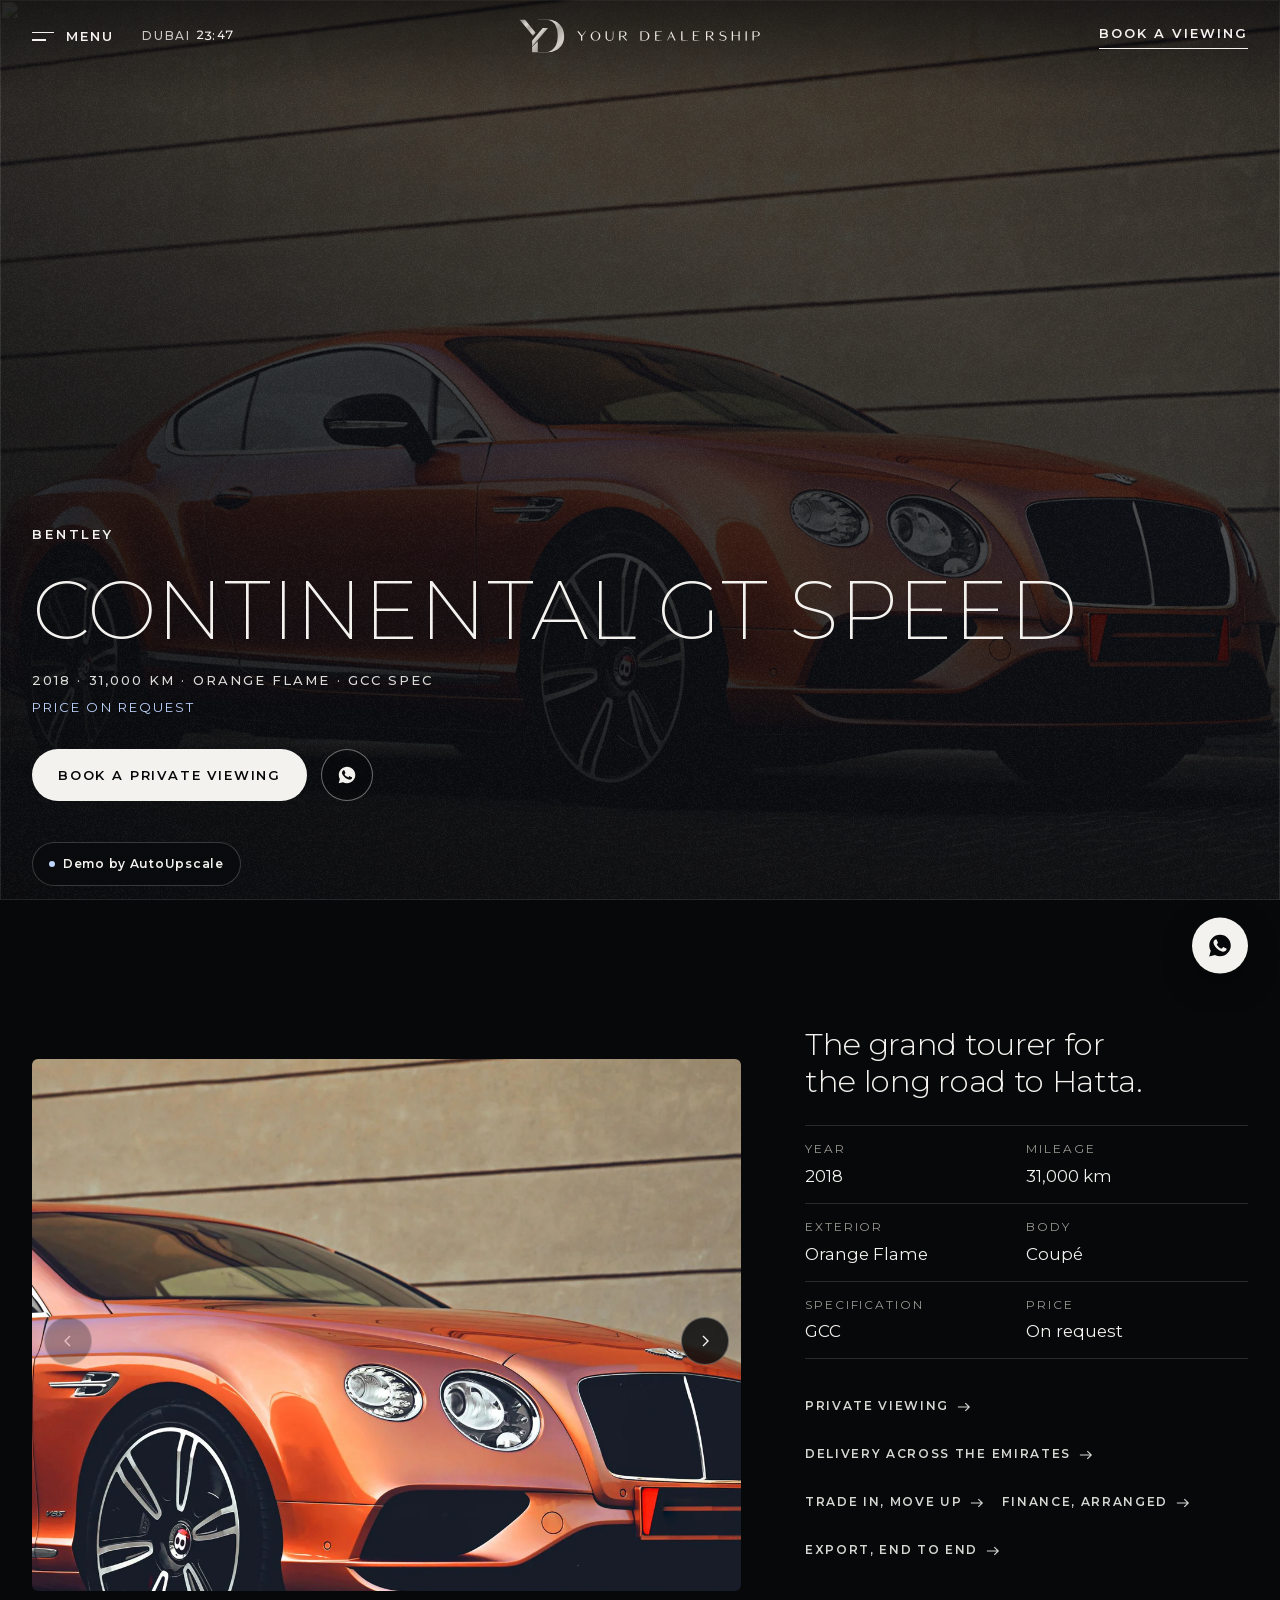
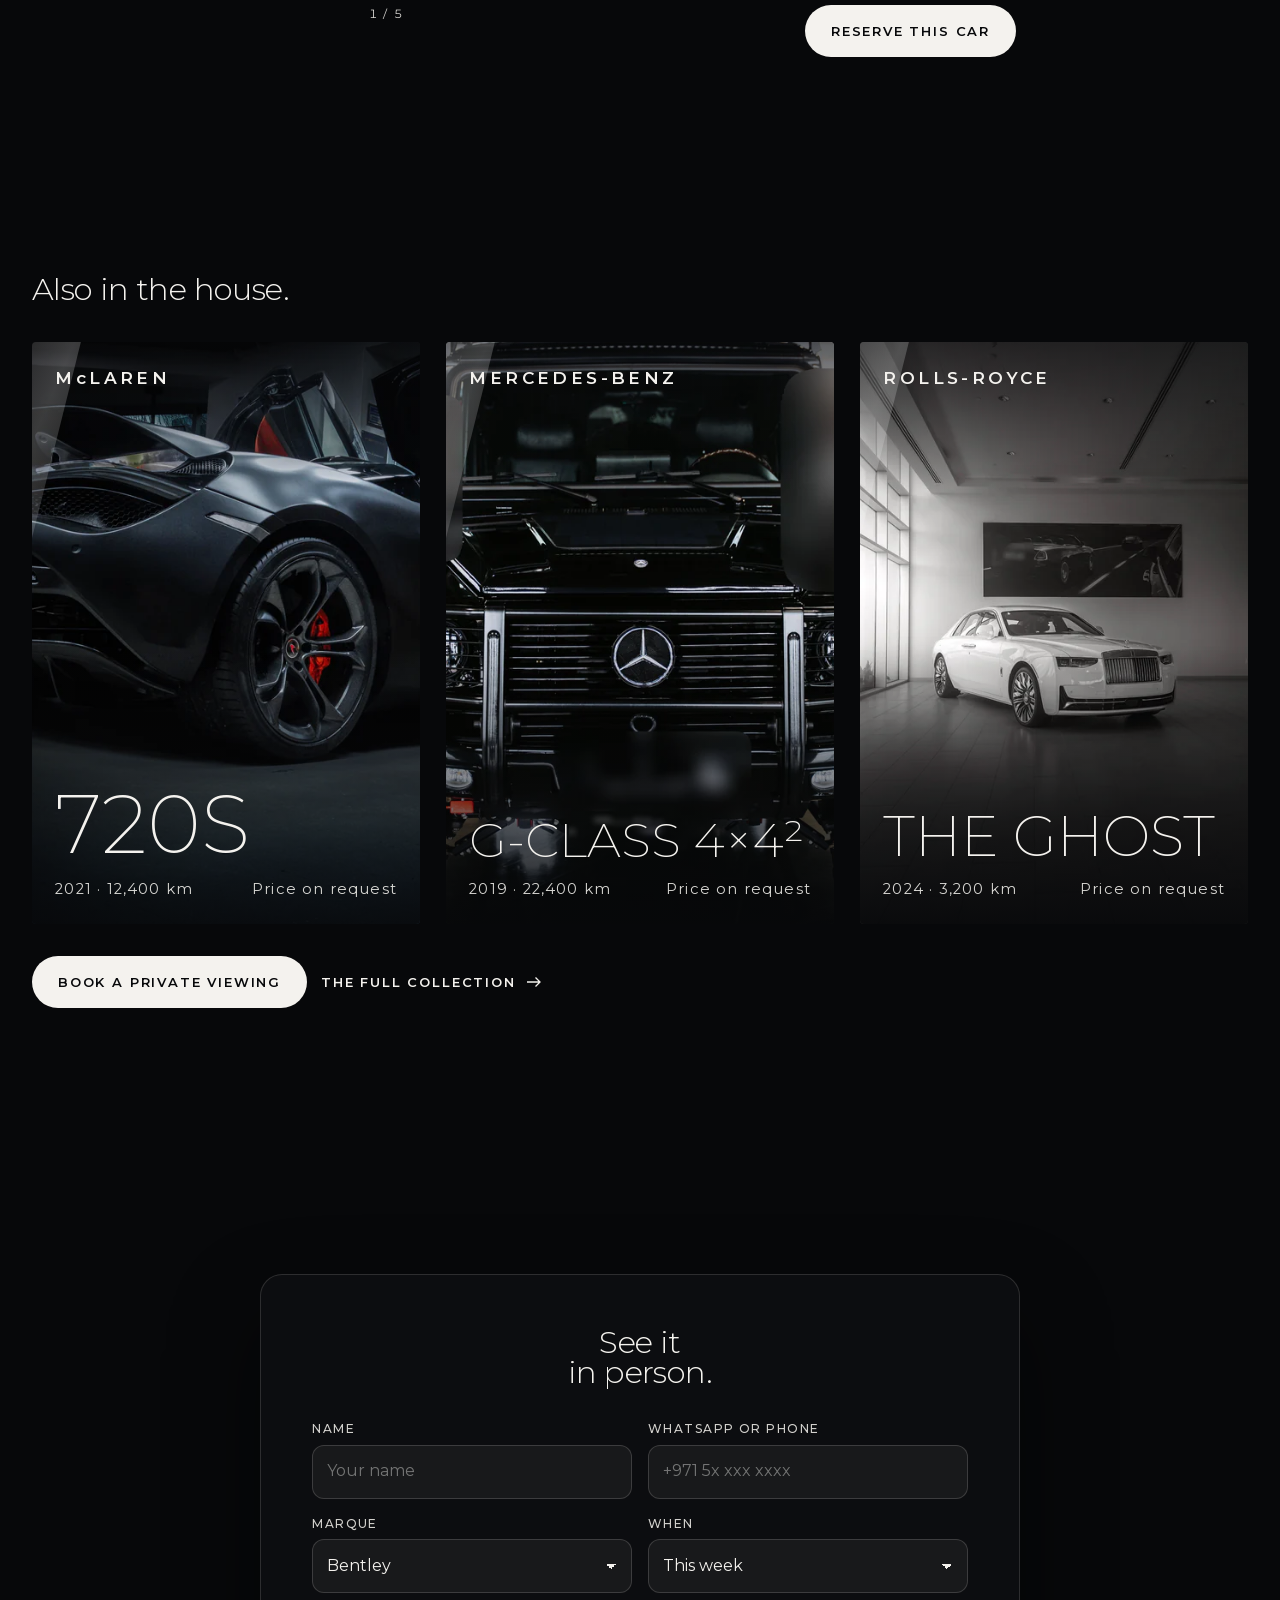
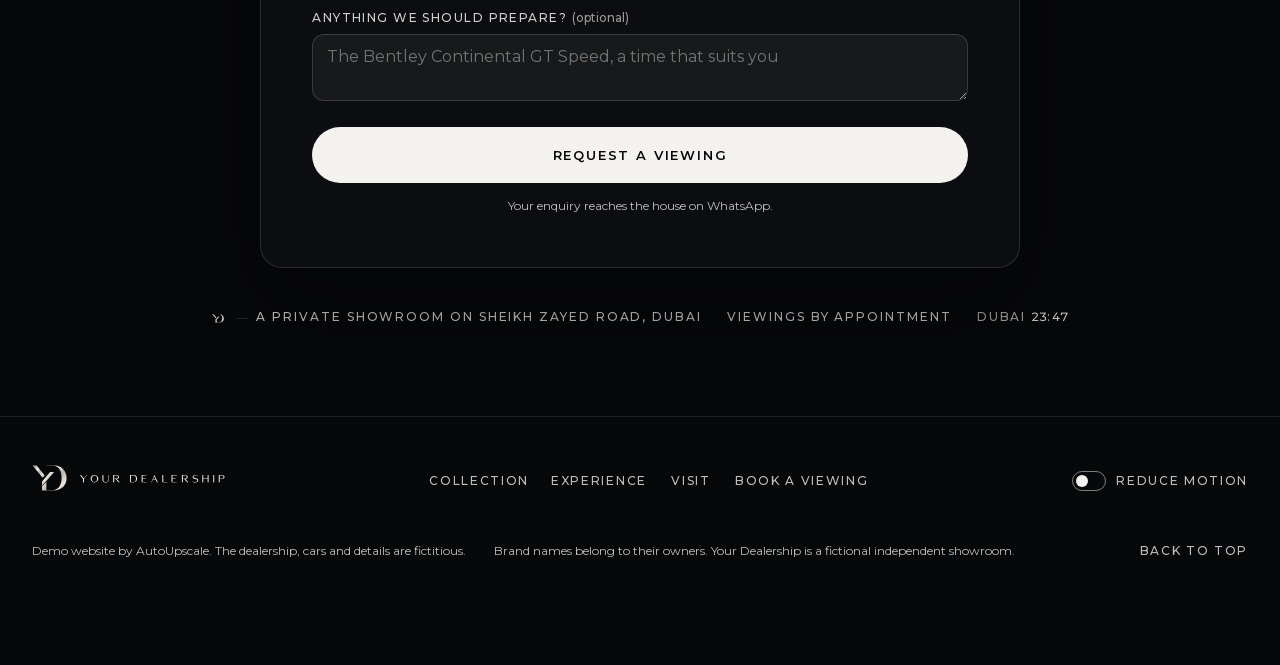
<file: demo/site/vehicles/bentley-continental-gt-speed/index.html>
<!doctype html>
<html lang="en" class="no-js" data-page="vehicle">
<head>
<meta charset="utf-8">
<meta name="viewport" content="width=device-width, initial-scale=1, viewport-fit=cover">
<title>Bentley Continental GT Speed 2018 · Your Dealership, Dubai</title>
<meta name="description" content="Bentley Continental GT Speed, 2018, 31,000 km, Orange Flame, GCC specification. In the Your Dealership showroom on Sheikh Zayed Road, Dubai. Price on request.">
<meta name="robots" content="noindex, nofollow">
<meta name="theme-color" content="#07080A">
<meta property="og:type" content="website">
<meta property="og:site_name" content="Your Dealership">
<meta property="og:title" content="Bentley Continental GT Speed 2018 · Your Dealership, Dubai">
<meta property="og:description" content="Bentley Continental GT Speed, 2018, 31,000 km, Orange Flame, GCC specification. In the Your Dealership showroom on Sheikh Zayed Road, Dubai. Price on request.">
<meta property="og:image" content="../../media/og/car-bentley-continental-gt-speed.jpg">
<meta property="og:image:width" content="1200"><meta property="og:image:height" content="630">
<meta name="twitter:card" content="summary_large_image">
<link rel="icon" href="../../favicon.ico" sizes="48x48">
<link rel="icon" href="../../icons/icon.svg" type="image/svg+xml">
<link rel="apple-touch-icon" href="../../icons/icon-192.png">
<link rel="preload" as="font" type="font/woff2" crossorigin href="../../assets/fonts/montserrat-latin.woff2">
<script>window.__yd0=performance.now();!function(d,h){h.className=h.className.replace('no-js','js');var q=location.search,m=0;try{m=localStorage.getItem('yd-calma')==='1'}catch(e){}if(m)h.classList.add('sem-movimento');if(/[?&]embed=1/.test(q))h.classList.add('embed');if(/[?&]showreel=1/.test(q))h.classList.add('showreel');try{if(sessionStorage.getItem('yd-corte')==='1'){h.classList.add('chega');sessionStorage.removeItem('yd-corte')}}catch(e){}h.classList.add('aberto');}(document,document.documentElement)</script>
<link rel="stylesheet" href="../../assets/site.css?v=9c7779f3">
<script type="application/json" id="cfg">{"root":"../../","crm":"../../../crm/?tour=1","au":"https://autoupscale.pt/#contact","home":false,"streak":"../../media/img/streak.png","burn":"../../media/img/glow.png"}</script>
<script type="application/json" id="scenes">{"car-bentley-continental-gt-speed":{"k":"img","L":[[3840,"../../media/img/bentley-continental-gt-speed-3840.webp"],[2560,"../../media/img/bentley-continental-gt-speed-2560.webp"],[1920,"../../media/img/bentley-continental-gt-speed-1920.webp"],[1280,"../../media/img/bentley-continental-gt-speed-1280.webp"]],"P":[[1440,"../../media/img/bentley-continental-gt-speed-p-1440.webp"],[1080,"../../media/img/bentley-continental-gt-speed-p-1080.webp"],[720,"../../media/img/bentley-continental-gt-speed-p-720.webp"]],"veil":0.55,"tone":"dark","pos":"50% 50%","posP":"50% 50%","grad":"hero"},"black":{"k":"black","veil":0},"credits":{"k":"img","L":[[3840,"../../media/img/h1-3840.webp"],[2560,"../../media/img/h1-2560.webp"],[1920,"../../media/img/h1-1920.webp"],[1280,"../../media/img/h1-1280.webp"]],"P":[[1382,"../../media/img/h1-p-1382.webp"],[1080,"../../media/img/h1-p-1080.webp"],[720,"../../media/img/h1-p-720.webp"]],"veil":0.5,"tone":"dark","pos":"50% 50%","posP":"50% 50%","grad":""}}</script>

<script src="../../assets/site.js?v=9c7779f3" defer></script>
</head>
<body id="top">
<a class="salta" href="#main">Skip to content</a>

<div id="stage" aria-hidden="true"><div class="cenas"></div><i class="veu-palco"></i><i class="matte top"></i><i class="matte bottom"></i><div class="strips"><i></i><i></i><i></i><i></i><i></i><i></i></div><i class="grain"></i></div>
<header class="cab" data-cab>
  <div class="cab-esq"><button class="menu-btn" type="button" aria-label="Menu" aria-expanded="false" aria-controls="menu" data-menu-open><span class="menu-ic" aria-hidden="true"><i></i><i></i></span><span class="mask"><span class="menu-t">Menu</span></span></button><span class="hora cab-hora" data-hora><span class="sr" data-hora-txt>Dubai time</span><span class="hora-l" aria-hidden="true">Dubai</span> <span class="dig" aria-hidden="true"><i data-d="0"></i><i data-d="0"></i><b>:</b><i data-d="0"></i><i data-d="0"></i></span></span></div>
  <a class="cab-marca" href="../.././" aria-label="Your Dealership, home"><span class="marca "><svg class="yd-c-mono" viewBox="352 342 320 237" aria-hidden="true"><defs><linearGradient id="yd-mc" x1="0" y1="0" x2="1" y2="1"><stop offset="0" stop-color="#8E8A84"/><stop offset=".35" stop-color="#F2EFEA"/><stop offset=".55" stop-color="#B9B4AC"/><stop offset=".8" stop-color="#E9E5DE"/><stop offset="1" stop-color="#9C978F"/></linearGradient></defs><g class="yd-mono" fill="url(#yd-mc)"><path class="yd-y-esq" d="M357 346.6 L394.5 346.6 L467.6 437.2 L449 458.2 Z"/><path class="yd-y-dir" d="M517.5 405.6 L554.2 405.6 L443.5 533.4 L443.5 496.2 L447.6 488.6 Z"/><path class="yd-d" d="M483 346.6 L568 346.6 L581.5 348.5 C582.3 348.8 584.1 349.7 586.3 350.5 C588.6 351.3 592.2 352.5 595.0 353.5 C597.8 354.5 600.7 355.3 603.3 356.5 C606.0 357.7 608.4 359.0 611.0 360.5 C613.6 362.0 616.4 363.7 619.0 365.5 C621.6 367.3 624.1 369.3 626.7 371.5 C629.2 373.7 631.9 376.0 634.3 378.5 C636.8 381.0 639.1 383.7 641.3 386.5 C643.6 389.3 645.9 392.3 648.0 395.5 C650.1 398.7 651.9 402.0 653.7 405.5 C655.4 409.0 657.2 412.7 658.7 416.5 C660.1 420.3 661.3 424.5 662.3 428.5 C663.4 432.5 664.3 436.5 665.0 440.5 C665.7 444.5 666.1 448.5 666.3 452.5 C666.6 456.5 666.7 460.5 666.7 464.5 C666.6 468.5 666.4 472.5 666.0 476.5 C665.6 480.5 665.1 484.7 664.3 488.5 C663.6 492.3 662.8 495.8 661.7 499.5 C660.5 503.2 658.9 507.0 657.3 510.5 C655.7 514.0 653.9 517.3 652.0 520.5 C650.1 523.7 648.1 526.7 646.0 529.5 C643.9 532.3 641.6 535.0 639.3 537.5 C637.1 540.0 634.8 542.3 632.3 544.5 C629.9 546.7 627.2 548.7 624.7 550.5 C622.2 552.3 619.9 554.0 617.3 555.5 C614.8 557.0 612.0 558.2 609.3 559.5 C606.7 560.8 604.2 562.3 601.3 563.5 C598.5 564.7 595.4 565.5 592.3 566.5 C589.3 567.5 586.1 568.7 583.0 569.5 C579.9 570.3 577.2 571.0 574.0 571.5 C570.8 572.0 566.2 572.2 563.7 572.5 C561.2 572.8 559.8 573.3 559.0 573.5 L548 574.0 L443.5 574.0 L443.5 537.8 L483 497 L483 571.3 L556.5 571.3 L556.5 570.5 C557.1 570.2 558.2 569.2 560.0 568.5 C561.8 567.8 564.8 567.3 567.0 566.5 C569.2 565.7 571.2 564.7 573.3 563.5 C575.4 562.3 577.5 561.0 579.7 559.5 C581.8 558.0 584.2 556.3 586.3 554.5 C588.5 552.7 590.6 550.7 592.7 548.5 C594.7 546.3 596.8 544.0 598.7 541.5 C600.6 539.0 602.3 536.3 604.0 533.5 C605.7 530.7 607.2 527.7 608.7 524.5 C610.2 521.3 611.7 518.0 613.0 514.5 C614.3 511.0 615.3 507.3 616.3 503.5 C617.3 499.7 618.3 495.7 619.0 491.5 C619.7 487.3 620.2 482.8 620.7 478.5 C621.1 474.2 621.5 469.8 621.7 465.5 C621.8 461.2 621.8 456.8 621.7 452.5 C621.6 448.2 621.4 443.7 621.0 439.5 C620.6 435.3 620.0 431.5 619.3 427.5 C618.7 423.5 617.9 419.3 617.0 415.5 C616.1 411.7 614.8 408.0 613.7 404.5 C612.5 401.0 611.3 397.7 610.0 394.5 C608.7 391.3 607.2 388.3 605.7 385.5 C604.1 382.7 602.4 380.0 600.7 377.5 C598.9 375.0 596.9 372.7 595.0 370.5 C593.1 368.3 591.1 366.3 589.0 364.5 C586.9 362.7 584.8 361.0 582.7 359.5 C580.5 358.0 578.3 356.7 576.0 355.5 C573.7 354.3 571.1 353.3 568.7 352.5 C566.3 351.7 563.4 351.0 561.7 350.5 C559.9 350.0 558.6 349.7 558.0 349.5 L484.2 348.3 Z"/></g></svg><svg class="yd-c-nome" viewBox="145 622 740 48" aria-hidden="true"><g class="yd-nome" fill="#EEEAE3"><path transform="translate(142 619) scale(.25) translate(0.000000,216.000000) scale(0.100000,-0.100000)" d="M341 1826 c-7 -8 -4 -21 7 -38 34 -50 161 -216 298 -388 77 -96 170
-216 206 -267 l66 -92 7 -286 c4 -157 5 -304 1 -327 -11 -69 9 -88 95 -88 119
0 109 -31 109 358 0 322 1 339 21 371 28 46 204 282 314 421 99 124 200 257
227 298 23 35 7 56 -36 48 -41 -8 -49 -17 -183 -193 -186 -245 -374 -478 -387
-481 -12 -3 -79 69 -115 122 -8 12 -40 53 -71 91 -31 39 -94 120 -140 180
-112 148 -208 262 -228 271 -30 12 -181 12 -191 0z"/><path transform="translate(142 619) scale(.25) translate(0.000000,216.000000) scale(0.100000,-0.100000)" d="M3090 1819 c-284 -64 -473 -228 -582 -507 -29 -73 -31 -84 -31 -222
0 -150 10 -199 67 -332 69 -162 248 -315 446 -380 90 -30 104 -32 250 -32 170
-1 214 8 340 66 302 141 470 440 431 765 -40 325 -271 567 -613 643 -108 25
-197 24 -308 -1z m251 -68 c77 -13 184 -66 243 -120 268 -249 282 -786 29
-1061 -150 -163 -413 -200 -626 -87 -212 112 -348 495 -277 780 90 359 322
538 631 488z"/><path transform="translate(142 619) scale(.25) translate(0.000000,216.000000) scale(0.100000,-0.100000)" d="M4870 1821 c-14 -28 -14 -963 1 -1050 19 -106 62 -186 145 -268 41
-40 79 -73 86 -73 6 0 19 -6 27 -14 22 -19 150 -61 243 -80 102 -21 180 -20
286 3 247 56 392 189 436 405 24 116 24 1056 0 1080 -19 19 -60 21 -71 4 -4
-7 -10 -249 -13 -538 -7 -590 -5 -578 -83 -691 -84 -123 -230 -189 -417 -189
-189 0 -335 80 -396 218 -49 111 -54 175 -54 701 0 365 -3 490 -12 499 -7 7
-43 12 -90 12 -66 0 -79 -3 -88 -19z"/><path transform="translate(142 619) scale(.25) translate(0.000000,216.000000) scale(0.100000,-0.100000)" d="M7041 1827 c-19 -19 -15 -1461 4 -1477 16 -14 167 -11 182 3 4 5 10
156 13 335 l5 327 131 3 c155 3 123 22 300 -178 70 -80 149 -167 175 -195 26
-27 63 -68 81 -91 74 -92 162 -190 180 -200 11 -6 58 -10 105 -9 136 2 136 2
-64 216 -248 268 -393 432 -393 446 0 14 19 19 96 27 122 12 267 117 320 233
24 51 27 70 27 163 0 129 -19 177 -103 261 -124 125 -195 140 -685 144 -255 2
-366 0 -374 -8z m779 -108 c116 -55 170 -146 170 -289 0 -162 -75 -269 -220
-315 -64 -20 -504 -35 -522 -17 -7 7 -13 433 -8 645 0 5 118 7 263 5 258 -3
263 -3 317 -29z"/><path transform="translate(142 619) scale(.25) translate(0.000000,216.000000) scale(0.100000,-0.100000)" d="M10438 1829 c-17 -13 -18 -61 -18 -738 0 -530 3 -727 11 -737 17 -21
677 -20 808 1 204 33 354 115 467 255 131 163 178 365 144 630 -37 286 -274
520 -584 575 -128 23 -803 34 -828 14z m790 -103 c260 -78 406 -309 406 -641
0 -183 -34 -302 -125 -435 -81 -121 -177 -180 -342 -214 -88 -19 -531 -23
-542 -6 -4 7 -8 900 -5 1313 0 4 118 7 263 7 251 0 267 -1 345 -24z"/><path transform="translate(142 619) scale(.25) translate(0.000000,216.000000) scale(0.100000,-0.100000)" d="M12792 1828 c-9 -9 -12 -184 -12 -734 0 -644 2 -724 16 -738 24 -24
1034 -24 1058 0 9 8 16 19 16 24 0 5 -7 16 -16 24 -13 14 -67 16 -434 16 -257
0 -421 4 -425 10 -3 5 -6 152 -6 326 -1 257 1 318 12 325 8 5 144 9 303 8 316
0 326 1 312 55 -6 26 -6 26 -310 26 -256 0 -305 2 -316 15 -15 18 -12 532 3
553 7 9 106 12 433 12 413 0 424 0 434 20 13 24 -1 56 -27 63 -46 11 -1029 7
-1041 -5z"/><path transform="translate(142 619) scale(.25) translate(0.000000,216.000000) scale(0.100000,-0.100000)" d="M15353 1812 c-7 -4 -19 -26 -28 -47 -9 -22 -22 -53 -30 -70 -13 -27
-109 -249 -224 -516 -22 -53 -41 -99 -41 -102 0 -4 -15 -39 -34 -79 -165 -356
-169 -366 -223 -498 -19 -47 -39 -89 -44 -95 -27 -27 5 -71 44 -61 19 4 37 33
84 133 74 157 153 337 153 351 0 6 7 18 16 26 13 14 54 16 298 16 261 0 284
-1 299 -18 10 -10 17 -21 17 -24 0 -4 25 -58 55 -122 30 -63 55 -118 55 -121
0 -3 12 -32 26 -63 15 -31 37 -81 51 -110 29 -64 50 -74 147 -70 65 3 71 5 74
26 2 12 -5 37 -16 55 -11 17 -23 43 -27 57 -8 27 -43 103 -132 290 -31 63 -69
144 -85 180 -43 95 -51 112 -118 255 -112 235 -153 323 -239 506 -11 25 -21
53 -21 61 0 17 -25 48 -38 48 -4 0 -12 -4 -19 -8z m-12 -349 c12 -27 49 -106
84 -178 77 -156 127 -273 129 -300 1 -19 -6 -20 -228 -23 -134 -1 -234 2 -239
7 -6 6 31 100 97 248 58 132 106 248 106 259 0 51 27 44 51 -13z"/><path transform="translate(142 619) scale(.25) translate(0.000000,216.000000) scale(0.100000,-0.100000)" d="M16964 1828 c-4 -7 -10 -337 -12 -734 -3 -634 -1 -723 12 -736 24
-24 1026 -26 1050 -3 18 19 19 24 6 45 -8 13 -71 16 -432 20 l-423 5 -3 689
c-2 624 -4 691 -19 708 -20 22 -166 27 -179 6z"/><path transform="translate(142 619) scale(.25) translate(0.000000,216.000000) scale(0.100000,-0.100000)" d="M18830 1821 c-15 -30 -14 -1453 2 -1469 14 -14 1024 -17 1046 -3 8 5
12 21 10 37 -3 29 -3 29 -422 32 -289 1 -423 6 -433 13 -10 9 -13 76 -13 329
0 290 1 318 17 324 9 4 147 6 306 5 312 -1 310 -2 305 51 -3 25 -3 25 -305 30
-194 3 -306 9 -313 16 -7 7 -9 101 -8 285 l3 274 430 5 c237 3 431 7 433 8 11
10 -1 63 -17 72 -13 6 -196 10 -525 10 -489 0 -506 -1 -516 -19z"/><path transform="translate(142 619) scale(.25) translate(0.000000,216.000000) scale(0.100000,-0.100000)" d="M20932 1828 c-9 -9 -12 -187 -12 -738 0 -551 3 -729 12 -738 14 -14
156 -16 178 -2 13 8 15 57 17 331 1 256 4 324 15 331 13 9 245 3 270 -8 7 -3
25 -20 39 -39 38 -50 125 -151 199 -230 36 -38 104 -113 150 -165 47 -52 114
-126 150 -163 l64 -68 91 3 c90 3 90 3 93 30 2 16 -1 28 -6 28 -6 0 -57 53
-113 118 -57 64 -135 151 -174 192 -114 123 -255 289 -255 300 0 5 15 10 33
10 37 0 115 20 169 44 127 55 217 164 239 291 25 144 -12 268 -106 352 -120
108 -252 133 -710 133 -244 0 -334 -3 -343 -12z m788 -109 c108 -50 153 -135
154 -284 2 -268 -127 -349 -544 -343 l-195 3 -5 315 c-3 173 -3 321 -1 328 3
11 57 13 270 10 262 -3 267 -3 321 -29z"/><path transform="translate(142 619) scale(.25) translate(0.000000,216.000000) scale(0.100000,-0.100000)" d="M23542 1839 c-226 -27 -391 -138 -441 -295 -26 -84 -26 -104 0 -187
50 -160 213 -266 494 -322 314 -63 425 -146 425 -316 0 -96 -66 -206 -149
-249 -132 -68 -327 -81 -499 -34 -90 24 -207 77 -243 110 -24 22 -54 17 -67
-11 -19 -41 -16 -45 89 -103 300 -166 733 -141 936 55 97 94 118 144 118 283
0 129 -5 142 -83 237 -89 108 -220 167 -532 238 -240 54 -324 118 -322 245 2
106 58 187 165 236 60 28 67 29 222 29 152 0 163 -2 225 -28 92 -39 111 -49
142 -69 35 -24 54 -23 72 4 25 35 20 44 -36 75 -168 92 -331 124 -516 102z"/><path transform="translate(142 619) scale(.25) translate(0.000000,216.000000) scale(0.100000,-0.100000)" d="M25052 1828 c-9 -9 -12 -187 -12 -740 0 -836 -13 -748 108 -748 46 0
73 5 81 13 7 9 12 126 13 363 l3 349 429 3 c337 2 431 0 438 -10 4 -7 7 -168
7 -357 0 -275 2 -346 13 -352 19 -12 146 -11 169 1 19 10 19 29 19 734 0 638
-2 725 -15 736 -23 19 -164 18 -176 0 -5 -8 -10 -132 -11 -275 -3 -369 -3
-364 -14 -375 -7 -7 -159 -9 -435 -8 l-424 3 -3 325 c-2 291 -4 326 -19 338
-22 16 -155 16 -171 0z"/><path transform="translate(142 619) scale(.25) translate(0.000000,216.000000) scale(0.100000,-0.100000)" d="M27266 1824 c-14 -14 -16 -95 -16 -739 0 -830 -12 -745 104 -745 105
0 96 -74 96 754 0 548 -3 725 -12 734 -19 19 -153 16 -172 -4z"/><path transform="translate(142 619) scale(.25) translate(0.000000,216.000000) scale(0.100000,-0.100000)" d="M28376 1825 c-15 -15 -16 -81 -16 -740 0 -706 0 -725 19 -735 24 -12
151 -13 170 -1 12 8 15 67 18 332 2 177 5 325 8 327 2 3 107 4 232 3 355 -2
510 35 616 147 74 80 99 140 105 254 4 92 3 100 -26 162 -62 132 -170 211
-328 242 -134 26 -773 33 -798 9z m776 -113 c108 -53 160 -144 160 -282 0
-163 -66 -264 -207 -315 -61 -22 -523 -32 -530 -11 -7 18 -12 635 -6 641 3 3
120 5 261 3 256 -3 256 -3 322 -36z"/></g></svg></span></a>
  <div class="cab-dir"><a class="cab-book" href="#book" data-sheet data-intent="Private viewing"><span class="mask"><span>Book a viewing</span></span></a></div>
</header>
<div class="menu" id="menu" role="dialog" aria-modal="true" aria-label="Menu" hidden>
  <div class="menu-fundo" aria-hidden="true"><i class="mt"></i><i class="mb"></i></div>
  <div class="menu-in">
    <button class="menu-fecha" type="button" data-menu-close aria-label="Close the menu"><svg class="ic" viewBox="0 0 16 16" aria-hidden="true"><path d="m3 3 10 10M13 3 3 13" fill="none" stroke="currentColor" stroke-width="1.4"/></svg></button>
    <nav class="menu-nav" aria-label="Main"><ol>
      <li><a href="../.././"><span class="li">Home</span></a></li>
      <li><a href="../../collection/"><span class="li">Collection</span></a></li><li><a href="../../experience/"><span class="li">Experience</span></a></li><li><a href="../../visit/"><span class="li">Visit</span></a></li>
      <li><a href="#book" data-sheet data-intent="Private viewing"><span class="li">Book a viewing</span></a></li>
    </ol></nav>
    <div class="menu-pe"><span class="hora menu-hora" data-hora><span class="sr" data-hora-txt>Dubai time</span><span class="hora-l" aria-hidden="true">Dubai</span> <span class="dig" aria-hidden="true"><i data-d="0"></i><i data-d="0"></i><b>:</b><i data-d="0"></i><i data-d="0"></i></span></span><span class="menu-ap">Viewings by appointment</span>
      <a class="btn round" href="#book" data-sheet data-intent="WhatsApp" aria-label="WhatsApp the house"><svg class="ic" viewBox="0 0 24 24" aria-hidden="true"><path fill="currentColor" d="M12.04 2C6.58 2 2.13 6.45 2.13 11.91c0 1.75.46 3.45 1.32 4.95L2.05 22l5.25-1.38a9.9 9.9 0 0 0 4.74 1.21c5.46 0 9.91-4.45 9.91-9.91S17.5 2 12.04 2Zm5.8 14.13c-.25.69-1.45 1.32-2 1.4-.51.08-1.16.11-1.87-.12-.43-.14-.98-.32-1.69-.62-2.97-1.28-4.91-4.27-5.06-4.47-.15-.2-1.21-1.61-1.21-3.07 0-1.46.77-2.18 1.04-2.48.27-.3.59-.37.79-.37h.57c.18 0 .43-.07.67.51.25.6.84 2.06.92 2.21.07.15.12.32.02.52-.1.2-.15.32-.3.5-.15.17-.31.39-.45.52-.15.15-.3.31-.13.6.17.3.77 1.27 1.65 2.06 1.13 1.01 2.09 1.32 2.39 1.47.3.15.47.12.64-.07.17-.2.74-.86.94-1.16.2-.3.39-.25.66-.15.27.1 1.72.81 2.02.96.3.15.49.22.57.35.07.12.07.72-.18 1.41Z"/></svg></a></div>
  </div>
</div>
<main id="main" tabindex="-1">

<section id="vehicle" class="s-ficha" data-scene="car-bentley-continental-gt-speed" data-cut="fade" aria-labelledby="v-t">
  <p class="ficha-marca"><a href="../../collection/?marque=bentley">BENTLEY</a></p>
  <h1 class="ficha-t" id="v-t" style="--k:12.5648"><span class="ln"><span class="li">CONTINENTAL GT SPEED</span></span><span class="sr"> 2018</span></h1>
  <p class="ficha-l">2018&nbsp;· 31,000&nbsp;km&nbsp;· Orange&nbsp;Flame&nbsp;· GCC&nbsp;spec</p>
  <p class="ficha-preco">Price on request</p>
  <div class="acts"><a class="btn solid" href="#book" data-sheet data-intent="Private viewing · Bentley Continental GT Speed"><span class="btn-t">Book a private viewing</span></a><a class="btn round wa" href="#book" data-sheet data-intent="WhatsApp · Bentley Continental GT Speed" aria-label="WhatsApp the house about this car"><svg class="ic" viewBox="0 0 24 24" aria-hidden="true"><path fill="currentColor" d="M12.04 2C6.58 2 2.13 6.45 2.13 11.91c0 1.75.46 3.45 1.32 4.95L2.05 22l5.25-1.38a9.9 9.9 0 0 0 4.74 1.21c5.46 0 9.91-4.45 9.91-9.91S17.5 2 12.04 2Zm5.8 14.13c-.25.69-1.45 1.32-2 1.4-.51.08-1.16.11-1.87-.12-.43-.14-.98-.32-1.69-.62-2.97-1.28-4.91-4.27-5.06-4.47-.15-.2-1.21-1.61-1.21-3.07 0-1.46.77-2.18 1.04-2.48.27-.3.59-.37.79-.37h.57c.18 0 .43-.07.67.51.25.6.84 2.06.92 2.21.07.15.12.32.02.52-.1.2-.15.32-.3.5-.15.17-.31.39-.45.52-.15.15-.3.31-.13.6.17.3.77 1.27 1.65 2.06 1.13 1.01 2.09 1.32 2.39 1.47.3.15.47.12.64-.07.17-.2.74-.86.94-1.16.2-.3.39-.25.66-.15.27.1 1.72.81 2.02.96.3.15.49.22.57.35.07.12.07.72-.18 1.41Z"/></svg><span class="btn-t so-tel">WhatsApp</span></a></div>
</section>
<section id="gallery" class="s-galeria" data-scene="black" data-cut="shutter" aria-label="Photographs">
  <div class="gal" data-gal>
    <button class="seta-btn prev" type="button" aria-label="Previous photograph" data-prev><svg class="ic" viewBox="0 0 16 16" aria-hidden="true"><path d="M10 3 5 8l5 5" fill="none" stroke="currentColor" stroke-width="1.4"/></svg></button>
    <ul class="gal-pista" data-pista>
      <li class="gal-f"><button type="button" class="gal-b" data-zoom="0" aria-label="Open photograph 1 full screen"><img src="../../media/img/bentley-continental-gt-speed-card-480.webp" srcset="../../media/img/bentley-continental-gt-speed-card-1200.webp 1200w, ../../media/img/bentley-continental-gt-speed-card-800.webp 800w, ../../media/img/bentley-continental-gt-speed-card-480.webp 480w" sizes="(max-width: 760px) 92vw, 70vw" width="1200" height="1800" alt="Orange Bentley Continental GT Speed against a ribbed wall" decoding="async"></button></li>
      <li class="gal-f"><button type="button" class="gal-b" data-zoom="1" aria-label="Open photograph 2 full screen"><img src="../../media/img/bentley-continental-gt-speed-d1-844.webp" srcset="../../media/img/bentley-continental-gt-speed-d1-844.webp 844w" sizes="(max-width: 760px) 92vw, 70vw" width="844" height="633" alt="Orange Bentley Continental GT Speed against a ribbed wall, detail 1" loading="lazy" decoding="async"></button></li>
      <li class="gal-f"><button type="button" class="gal-b" data-zoom="2" aria-label="Open photograph 3 full screen"><img src="../../media/img/bentley-continental-gt-speed-d2-844.webp" srcset="../../media/img/bentley-continental-gt-speed-d2-844.webp 844w" sizes="(max-width: 760px) 92vw, 70vw" width="844" height="633" alt="Orange Bentley Continental GT Speed against a ribbed wall, detail 2" loading="lazy" decoding="async"></button></li>
      <li class="gal-f"><button type="button" class="gal-b" data-zoom="3" aria-label="Open photograph 4 full screen"><img src="../../media/img/bentley-continental-gt-speed-d3-960.webp" srcset="../../media/img/bentley-continental-gt-speed-d3-1536.webp 1536w, ../../media/img/bentley-continental-gt-speed-d3-960.webp 960w" sizes="(max-width: 760px) 92vw, 70vw" width="1536" height="1152" alt="Orange Bentley Continental GT Speed against a ribbed wall, detail 3" loading="lazy" decoding="async"></button></li>
      <li class="gal-f"><button type="button" class="gal-b" data-zoom="4" aria-label="Open photograph 5 full screen"><img src="../../media/img/bentley-continental-gt-speed-1280.webp" srcset="../../media/img/bentley-continental-gt-speed-3840.webp 3840w, ../../media/img/bentley-continental-gt-speed-2560.webp 2560w, ../../media/img/bentley-continental-gt-speed-1920.webp 1920w, ../../media/img/bentley-continental-gt-speed-1280.webp 1280w" sizes="(max-width: 760px) 92vw, 70vw" width="3840" height="2150" alt="Orange Bentley Continental GT Speed against a ribbed wall, detail 4" loading="lazy" decoding="async"></button></li>
    </ul>
    <button class="seta-btn next" type="button" aria-label="Next photograph" data-next><svg class="ic" viewBox="0 0 16 16" aria-hidden="true"><path d="m6 3 5 5-5 5" fill="none" stroke="currentColor" stroke-width="1.4"/></svg></button>
    <p class="contador" aria-live="polite"><span data-n>1</span> / 5</p>
  </div>
  <div class="ficha-g">
    <p class="ficha-frase">The grand tourer for the long road to Hatta.</p>
    <dl class="specs">
      <div><dt>Year</dt><dd>2018</dd></div><div><dt>Mileage</dt><dd>31,000 km</dd></div>
      <div><dt>Exterior</dt><dd>Orange Flame</dd></div><div><dt>Body</dt><dd>Coupé</dd></div>
      <div><dt>Specification</dt><dd>GCC</dd></div><div><dt>Price</dt><dd>On request</dd></div>
    </dl>
    <ul class="servs"><li><a href="../../experience/#private-viewing">Private viewing <svg class="ic seta-ic" viewBox="0 0 16 16" aria-hidden="true"><path d="M1 8h13M9.5 3.5 14 8l-4.5 4.5" fill="none" stroke="currentColor" stroke-width="1.3"/></svg></a></li><li><a href="../../experience/#delivery">Delivery across the Emirates <svg class="ic seta-ic" viewBox="0 0 16 16" aria-hidden="true"><path d="M1 8h13M9.5 3.5 14 8l-4.5 4.5" fill="none" stroke="currentColor" stroke-width="1.3"/></svg></a></li><li><a href="../../experience/#trade-in">Trade in, move up <svg class="ic seta-ic" viewBox="0 0 16 16" aria-hidden="true"><path d="M1 8h13M9.5 3.5 14 8l-4.5 4.5" fill="none" stroke="currentColor" stroke-width="1.3"/></svg></a></li><li><a href="../../experience/#finance">Finance, arranged <svg class="ic seta-ic" viewBox="0 0 16 16" aria-hidden="true"><path d="M1 8h13M9.5 3.5 14 8l-4.5 4.5" fill="none" stroke="currentColor" stroke-width="1.3"/></svg></a></li><li><a href="../../experience/#export">Export, end to end <svg class="ic seta-ic" viewBox="0 0 16 16" aria-hidden="true"><path d="M1 8h13M9.5 3.5 14 8l-4.5 4.5" fill="none" stroke="currentColor" stroke-width="1.3"/></svg></a></li></ul>
    <div class="acts"><a class="btn solid" href="#book" data-sheet data-intent="Reserve · Bentley Continental GT Speed"><span class="btn-t">Reserve this car</span></a></div>
  </div>
</section>
<section id="also" class="s-tambem" data-scene="black" data-cut="beat" aria-labelledby="also-t">
  <h2 class="h2 medio" id="also-t"><span class="ln"><span class="li">Also in the house.</span></span></h2>
  <ul class="grade tres"><li class="cartaz" style="--i:0"><a href="../../vehicles/mclaren-720s/" aria-label="McLaren 720S, price on request">
      <figure class="cartaz-img"><img src="../../media/img/mclaren-720s-card-800.webp" srcset="../../media/img/mclaren-720s-card-1200.webp 1200w, ../../media/img/mclaren-720s-card-800.webp 800w, ../../media/img/mclaren-720s-card-480.webp 480w" sizes="(max-width: 760px) 86vw, 29vw" width="1200" height="1800" alt="Satin black McLaren 720S with its doors open" loading="lazy" decoding="async"><i class="cartaz-glint" aria-hidden="true"></i></figure>
      <span class="cartaz-marca">McLAREN</span>
      <span class="cartaz-modelo" style="--k:2.388">720S</span>
      <span class="cartaz-pe"><span>2021 · 12,400 km</span><span>Price on request</span></span>
    </a></li>
<li class="cartaz" style="--i:1"><a href="../../vehicles/mercedes-benz-g-class-4x4/" aria-label="Mercedes-Benz G-Class 4×4², price on request">
      <figure class="cartaz-img"><img src="../../media/img/mercedes-benz-g-class-4x4-card-800.webp" srcset="../../media/img/mercedes-benz-g-class-4x4-card-1200.webp 1200w, ../../media/img/mercedes-benz-g-class-4x4-card-800.webp 800w, ../../media/img/mercedes-benz-g-class-4x4-card-480.webp 480w" sizes="(max-width: 760px) 86vw, 29vw" width="1200" height="1800" alt="Black Mercedes-Benz G-Class 4x4 squared seen from the front" loading="lazy" decoding="async"><i class="cartaz-glint" aria-hidden="true"></i></figure>
      <span class="cartaz-marca">MERCEDES-BENZ</span>
      <span class="cartaz-modelo" style="--k:6.8972">G-CLASS 4×4²</span>
      <span class="cartaz-pe"><span>2019 · 22,400 km</span><span>Price on request</span></span>
    </a></li>
<li class="cartaz" style="--i:2"><a href="../../vehicles/rolls-royce-ghost/" aria-label="Rolls-Royce Ghost, price on request">
      <figure class="cartaz-img"><img src="../../media/img/rolls-royce-ghost-card-800.webp" srcset="../../media/img/rolls-royce-ghost-card-1200.webp 1200w, ../../media/img/rolls-royce-ghost-card-800.webp 800w, ../../media/img/rolls-royce-ghost-card-480.webp 480w" sizes="(max-width: 760px) 86vw, 29vw" width="1200" height="1800" alt="White Rolls-Royce Ghost in a bright gallery room" loading="lazy" decoding="async"><i class="cartaz-glint" aria-hidden="true"></i></figure>
      <span class="cartaz-marca">ROLLS-ROYCE</span>
      <span class="cartaz-modelo" style="--k:5.8662">THE GHOST</span>
      <span class="cartaz-pe"><span>2024 · 3,200 km</span><span>Price on request</span></span>
    </a></li></ul>
  <div class="acts"><a class="btn solid" href="#book" data-sheet data-intent="Private viewing"><span class="btn-t">Book a private viewing</span></a><a class="link" href="../../collection/">The full collection <svg class="ic seta-ic" viewBox="0 0 16 16" aria-hidden="true"><path d="M1 8h13M9.5 3.5 14 8l-4.5 4.5" fill="none" stroke="currentColor" stroke-width="1.3"/></svg></a></div>
</section>
<section id="book" class="s-book" data-scene="credits" data-cut="fade" aria-labelledby="book-t">
  <div class="book-in">
    <h2 class="h2" id="book-t"><span class="ln"><span class="li">See it</span></span> <span class="ln"><span class="li">in person.</span></span></h2>
    <form class="form-book" data-form="book" novalidate aria-label="Book a private viewing">
      <div class="campos">
        <label class="campo"><span>Name</span><input name="name" autocomplete="name" required minlength="2" placeholder="Your name"></label>
        <label class="campo"><span>WhatsApp or phone</span><input name="phone" type="tel" inputmode="tel" autocomplete="tel" required minlength="7" placeholder="+971 5x xxx xxxx"></label>
        <label class="campo"><span>Marque</span><select name="marque" required><option value="">Choose a marque</option><option value="Rolls-Royce">Rolls-Royce</option><option value="Bentley" selected>Bentley</option><option value="Ferrari">Ferrari</option><option value="Lamborghini">Lamborghini</option><option value="McLaren">McLaren</option><option value="Mercedes-Benz">Mercedes-Benz</option><option value="Something else">Something else</option></select></label>
        <label class="campo"><span>When</span><select name="when"><option>This week</option><option>Next week</option><option>Later this month</option><option>Just exploring</option></select></label>
        <label class="campo largo"><span>Anything we should prepare? <em>(optional)</em></span><textarea name="msg" rows="2" placeholder="The Bentley Continental GT Speed, a time that suits you"></textarea></label>
      </div>
      <input type="hidden" name="car" value="Bentley Continental GT Speed">
      <div class="form-pe"><button class="btn solid" type="submit"><span class="btn-t">Request a viewing</span></button><p class="form-nota">Your enquiry reaches the house on WhatsApp.</p></div>
    </form>
  </div>
  <div class="creditos">
    <p class="cred-marca"><span class="marca cred"><svg class="yd-k-mono" viewBox="352 342 320 237" aria-hidden="true"><defs><linearGradient id="yd-mk" x1="0" y1="0" x2="1" y2="1"><stop offset="0" stop-color="#8E8A84"/><stop offset=".35" stop-color="#F2EFEA"/><stop offset=".55" stop-color="#B9B4AC"/><stop offset=".8" stop-color="#E9E5DE"/><stop offset="1" stop-color="#9C978F"/></linearGradient></defs><g class="yd-mono" fill="url(#yd-mk)"><path class="yd-y-esq" d="M357 346.6 L394.5 346.6 L467.6 437.2 L449 458.2 Z"/><path class="yd-y-dir" d="M517.5 405.6 L554.2 405.6 L443.5 533.4 L443.5 496.2 L447.6 488.6 Z"/><path class="yd-d" d="M483 346.6 L568 346.6 L581.5 348.5 C582.3 348.8 584.1 349.7 586.3 350.5 C588.6 351.3 592.2 352.5 595.0 353.5 C597.8 354.5 600.7 355.3 603.3 356.5 C606.0 357.7 608.4 359.0 611.0 360.5 C613.6 362.0 616.4 363.7 619.0 365.5 C621.6 367.3 624.1 369.3 626.7 371.5 C629.2 373.7 631.9 376.0 634.3 378.5 C636.8 381.0 639.1 383.7 641.3 386.5 C643.6 389.3 645.9 392.3 648.0 395.5 C650.1 398.7 651.9 402.0 653.7 405.5 C655.4 409.0 657.2 412.7 658.7 416.5 C660.1 420.3 661.3 424.5 662.3 428.5 C663.4 432.5 664.3 436.5 665.0 440.5 C665.7 444.5 666.1 448.5 666.3 452.5 C666.6 456.5 666.7 460.5 666.7 464.5 C666.6 468.5 666.4 472.5 666.0 476.5 C665.6 480.5 665.1 484.7 664.3 488.5 C663.6 492.3 662.8 495.8 661.7 499.5 C660.5 503.2 658.9 507.0 657.3 510.5 C655.7 514.0 653.9 517.3 652.0 520.5 C650.1 523.7 648.1 526.7 646.0 529.5 C643.9 532.3 641.6 535.0 639.3 537.5 C637.1 540.0 634.8 542.3 632.3 544.5 C629.9 546.7 627.2 548.7 624.7 550.5 C622.2 552.3 619.9 554.0 617.3 555.5 C614.8 557.0 612.0 558.2 609.3 559.5 C606.7 560.8 604.2 562.3 601.3 563.5 C598.5 564.7 595.4 565.5 592.3 566.5 C589.3 567.5 586.1 568.7 583.0 569.5 C579.9 570.3 577.2 571.0 574.0 571.5 C570.8 572.0 566.2 572.2 563.7 572.5 C561.2 572.8 559.8 573.3 559.0 573.5 L548 574.0 L443.5 574.0 L443.5 537.8 L483 497 L483 571.3 L556.5 571.3 L556.5 570.5 C557.1 570.2 558.2 569.2 560.0 568.5 C561.8 567.8 564.8 567.3 567.0 566.5 C569.2 565.7 571.2 564.7 573.3 563.5 C575.4 562.3 577.5 561.0 579.7 559.5 C581.8 558.0 584.2 556.3 586.3 554.5 C588.5 552.7 590.6 550.7 592.7 548.5 C594.7 546.3 596.8 544.0 598.7 541.5 C600.6 539.0 602.3 536.3 604.0 533.5 C605.7 530.7 607.2 527.7 608.7 524.5 C610.2 521.3 611.7 518.0 613.0 514.5 C614.3 511.0 615.3 507.3 616.3 503.5 C617.3 499.7 618.3 495.7 619.0 491.5 C619.7 487.3 620.2 482.8 620.7 478.5 C621.1 474.2 621.5 469.8 621.7 465.5 C621.8 461.2 621.8 456.8 621.7 452.5 C621.6 448.2 621.4 443.7 621.0 439.5 C620.6 435.3 620.0 431.5 619.3 427.5 C618.7 423.5 617.9 419.3 617.0 415.5 C616.1 411.7 614.8 408.0 613.7 404.5 C612.5 401.0 611.3 397.7 610.0 394.5 C608.7 391.3 607.2 388.3 605.7 385.5 C604.1 382.7 602.4 380.0 600.7 377.5 C598.9 375.0 596.9 372.7 595.0 370.5 C593.1 368.3 591.1 366.3 589.0 364.5 C586.9 362.7 584.8 361.0 582.7 359.5 C580.5 358.0 578.3 356.7 576.0 355.5 C573.7 354.3 571.1 353.3 568.7 352.5 C566.3 351.7 563.4 351.0 561.7 350.5 C559.9 350.0 558.6 349.7 558.0 349.5 L484.2 348.3 Z"/></g></svg><svg class="yd-k-nome" viewBox="145 622 740 48" aria-hidden="true"><g class="yd-nome" fill="#EEEAE3"><path transform="translate(142 619) scale(.25) translate(0.000000,216.000000) scale(0.100000,-0.100000)" d="M341 1826 c-7 -8 -4 -21 7 -38 34 -50 161 -216 298 -388 77 -96 170
-216 206 -267 l66 -92 7 -286 c4 -157 5 -304 1 -327 -11 -69 9 -88 95 -88 119
0 109 -31 109 358 0 322 1 339 21 371 28 46 204 282 314 421 99 124 200 257
227 298 23 35 7 56 -36 48 -41 -8 -49 -17 -183 -193 -186 -245 -374 -478 -387
-481 -12 -3 -79 69 -115 122 -8 12 -40 53 -71 91 -31 39 -94 120 -140 180
-112 148 -208 262 -228 271 -30 12 -181 12 -191 0z"/><path transform="translate(142 619) scale(.25) translate(0.000000,216.000000) scale(0.100000,-0.100000)" d="M3090 1819 c-284 -64 -473 -228 -582 -507 -29 -73 -31 -84 -31 -222
0 -150 10 -199 67 -332 69 -162 248 -315 446 -380 90 -30 104 -32 250 -32 170
-1 214 8 340 66 302 141 470 440 431 765 -40 325 -271 567 -613 643 -108 25
-197 24 -308 -1z m251 -68 c77 -13 184 -66 243 -120 268 -249 282 -786 29
-1061 -150 -163 -413 -200 -626 -87 -212 112 -348 495 -277 780 90 359 322
538 631 488z"/><path transform="translate(142 619) scale(.25) translate(0.000000,216.000000) scale(0.100000,-0.100000)" d="M4870 1821 c-14 -28 -14 -963 1 -1050 19 -106 62 -186 145 -268 41
-40 79 -73 86 -73 6 0 19 -6 27 -14 22 -19 150 -61 243 -80 102 -21 180 -20
286 3 247 56 392 189 436 405 24 116 24 1056 0 1080 -19 19 -60 21 -71 4 -4
-7 -10 -249 -13 -538 -7 -590 -5 -578 -83 -691 -84 -123 -230 -189 -417 -189
-189 0 -335 80 -396 218 -49 111 -54 175 -54 701 0 365 -3 490 -12 499 -7 7
-43 12 -90 12 -66 0 -79 -3 -88 -19z"/><path transform="translate(142 619) scale(.25) translate(0.000000,216.000000) scale(0.100000,-0.100000)" d="M7041 1827 c-19 -19 -15 -1461 4 -1477 16 -14 167 -11 182 3 4 5 10
156 13 335 l5 327 131 3 c155 3 123 22 300 -178 70 -80 149 -167 175 -195 26
-27 63 -68 81 -91 74 -92 162 -190 180 -200 11 -6 58 -10 105 -9 136 2 136 2
-64 216 -248 268 -393 432 -393 446 0 14 19 19 96 27 122 12 267 117 320 233
24 51 27 70 27 163 0 129 -19 177 -103 261 -124 125 -195 140 -685 144 -255 2
-366 0 -374 -8z m779 -108 c116 -55 170 -146 170 -289 0 -162 -75 -269 -220
-315 -64 -20 -504 -35 -522 -17 -7 7 -13 433 -8 645 0 5 118 7 263 5 258 -3
263 -3 317 -29z"/><path transform="translate(142 619) scale(.25) translate(0.000000,216.000000) scale(0.100000,-0.100000)" d="M10438 1829 c-17 -13 -18 -61 -18 -738 0 -530 3 -727 11 -737 17 -21
677 -20 808 1 204 33 354 115 467 255 131 163 178 365 144 630 -37 286 -274
520 -584 575 -128 23 -803 34 -828 14z m790 -103 c260 -78 406 -309 406 -641
0 -183 -34 -302 -125 -435 -81 -121 -177 -180 -342 -214 -88 -19 -531 -23
-542 -6 -4 7 -8 900 -5 1313 0 4 118 7 263 7 251 0 267 -1 345 -24z"/><path transform="translate(142 619) scale(.25) translate(0.000000,216.000000) scale(0.100000,-0.100000)" d="M12792 1828 c-9 -9 -12 -184 -12 -734 0 -644 2 -724 16 -738 24 -24
1034 -24 1058 0 9 8 16 19 16 24 0 5 -7 16 -16 24 -13 14 -67 16 -434 16 -257
0 -421 4 -425 10 -3 5 -6 152 -6 326 -1 257 1 318 12 325 8 5 144 9 303 8 316
0 326 1 312 55 -6 26 -6 26 -310 26 -256 0 -305 2 -316 15 -15 18 -12 532 3
553 7 9 106 12 433 12 413 0 424 0 434 20 13 24 -1 56 -27 63 -46 11 -1029 7
-1041 -5z"/><path transform="translate(142 619) scale(.25) translate(0.000000,216.000000) scale(0.100000,-0.100000)" d="M15353 1812 c-7 -4 -19 -26 -28 -47 -9 -22 -22 -53 -30 -70 -13 -27
-109 -249 -224 -516 -22 -53 -41 -99 -41 -102 0 -4 -15 -39 -34 -79 -165 -356
-169 -366 -223 -498 -19 -47 -39 -89 -44 -95 -27 -27 5 -71 44 -61 19 4 37 33
84 133 74 157 153 337 153 351 0 6 7 18 16 26 13 14 54 16 298 16 261 0 284
-1 299 -18 10 -10 17 -21 17 -24 0 -4 25 -58 55 -122 30 -63 55 -118 55 -121
0 -3 12 -32 26 -63 15 -31 37 -81 51 -110 29 -64 50 -74 147 -70 65 3 71 5 74
26 2 12 -5 37 -16 55 -11 17 -23 43 -27 57 -8 27 -43 103 -132 290 -31 63 -69
144 -85 180 -43 95 -51 112 -118 255 -112 235 -153 323 -239 506 -11 25 -21
53 -21 61 0 17 -25 48 -38 48 -4 0 -12 -4 -19 -8z m-12 -349 c12 -27 49 -106
84 -178 77 -156 127 -273 129 -300 1 -19 -6 -20 -228 -23 -134 -1 -234 2 -239
7 -6 6 31 100 97 248 58 132 106 248 106 259 0 51 27 44 51 -13z"/><path transform="translate(142 619) scale(.25) translate(0.000000,216.000000) scale(0.100000,-0.100000)" d="M16964 1828 c-4 -7 -10 -337 -12 -734 -3 -634 -1 -723 12 -736 24
-24 1026 -26 1050 -3 18 19 19 24 6 45 -8 13 -71 16 -432 20 l-423 5 -3 689
c-2 624 -4 691 -19 708 -20 22 -166 27 -179 6z"/><path transform="translate(142 619) scale(.25) translate(0.000000,216.000000) scale(0.100000,-0.100000)" d="M18830 1821 c-15 -30 -14 -1453 2 -1469 14 -14 1024 -17 1046 -3 8 5
12 21 10 37 -3 29 -3 29 -422 32 -289 1 -423 6 -433 13 -10 9 -13 76 -13 329
0 290 1 318 17 324 9 4 147 6 306 5 312 -1 310 -2 305 51 -3 25 -3 25 -305 30
-194 3 -306 9 -313 16 -7 7 -9 101 -8 285 l3 274 430 5 c237 3 431 7 433 8 11
10 -1 63 -17 72 -13 6 -196 10 -525 10 -489 0 -506 -1 -516 -19z"/><path transform="translate(142 619) scale(.25) translate(0.000000,216.000000) scale(0.100000,-0.100000)" d="M20932 1828 c-9 -9 -12 -187 -12 -738 0 -551 3 -729 12 -738 14 -14
156 -16 178 -2 13 8 15 57 17 331 1 256 4 324 15 331 13 9 245 3 270 -8 7 -3
25 -20 39 -39 38 -50 125 -151 199 -230 36 -38 104 -113 150 -165 47 -52 114
-126 150 -163 l64 -68 91 3 c90 3 90 3 93 30 2 16 -1 28 -6 28 -6 0 -57 53
-113 118 -57 64 -135 151 -174 192 -114 123 -255 289 -255 300 0 5 15 10 33
10 37 0 115 20 169 44 127 55 217 164 239 291 25 144 -12 268 -106 352 -120
108 -252 133 -710 133 -244 0 -334 -3 -343 -12z m788 -109 c108 -50 153 -135
154 -284 2 -268 -127 -349 -544 -343 l-195 3 -5 315 c-3 173 -3 321 -1 328 3
11 57 13 270 10 262 -3 267 -3 321 -29z"/><path transform="translate(142 619) scale(.25) translate(0.000000,216.000000) scale(0.100000,-0.100000)" d="M23542 1839 c-226 -27 -391 -138 -441 -295 -26 -84 -26 -104 0 -187
50 -160 213 -266 494 -322 314 -63 425 -146 425 -316 0 -96 -66 -206 -149
-249 -132 -68 -327 -81 -499 -34 -90 24 -207 77 -243 110 -24 22 -54 17 -67
-11 -19 -41 -16 -45 89 -103 300 -166 733 -141 936 55 97 94 118 144 118 283
0 129 -5 142 -83 237 -89 108 -220 167 -532 238 -240 54 -324 118 -322 245 2
106 58 187 165 236 60 28 67 29 222 29 152 0 163 -2 225 -28 92 -39 111 -49
142 -69 35 -24 54 -23 72 4 25 35 20 44 -36 75 -168 92 -331 124 -516 102z"/><path transform="translate(142 619) scale(.25) translate(0.000000,216.000000) scale(0.100000,-0.100000)" d="M25052 1828 c-9 -9 -12 -187 -12 -740 0 -836 -13 -748 108 -748 46 0
73 5 81 13 7 9 12 126 13 363 l3 349 429 3 c337 2 431 0 438 -10 4 -7 7 -168
7 -357 0 -275 2 -346 13 -352 19 -12 146 -11 169 1 19 10 19 29 19 734 0 638
-2 725 -15 736 -23 19 -164 18 -176 0 -5 -8 -10 -132 -11 -275 -3 -369 -3
-364 -14 -375 -7 -7 -159 -9 -435 -8 l-424 3 -3 325 c-2 291 -4 326 -19 338
-22 16 -155 16 -171 0z"/><path transform="translate(142 619) scale(.25) translate(0.000000,216.000000) scale(0.100000,-0.100000)" d="M27266 1824 c-14 -14 -16 -95 -16 -739 0 -830 -12 -745 104 -745 105
0 96 -74 96 754 0 548 -3 725 -12 734 -19 19 -153 16 -172 -4z"/><path transform="translate(142 619) scale(.25) translate(0.000000,216.000000) scale(0.100000,-0.100000)" d="M28376 1825 c-15 -15 -16 -81 -16 -740 0 -706 0 -725 19 -735 24 -12
151 -13 170 -1 12 8 15 67 18 332 2 177 5 325 8 327 2 3 107 4 232 3 355 -2
510 35 616 147 74 80 99 140 105 254 4 92 3 100 -26 162 -62 132 -170 211
-328 242 -134 26 -773 33 -798 9z m776 -113 c108 -53 160 -144 160 -282 0
-163 -66 -264 -207 -315 -61 -22 -523 -32 -530 -11 -7 18 -12 635 -6 641 3 3
120 5 261 3 256 -3 256 -3 322 -36z"/></g></svg></span></p>
    <ul class="cred-l"><li>A private showroom on Sheikh Zayed Road, Dubai</li><li>Viewings by appointment</li><li><span class="hora cred-hora" data-hora><span class="sr" data-hora-txt>Dubai time</span><span class="hora-l" aria-hidden="true">Dubai</span> <span class="dig" aria-hidden="true"><i data-d="0"></i><i data-d="0"></i><b>:</b><i data-d="0"></i><i data-d="0"></i></span></span></li></ul>
  </div>
</section>
<dialog class="zoom" data-zoom-dlg aria-label="Photograph, full screen"><button class="zoom-x" type="button" data-zoom-close aria-label="Close"><svg class="ic" viewBox="0 0 16 16" aria-hidden="true"><path d="m3 3 10 10M13 3 3 13" fill="none" stroke="currentColor" stroke-width="1.4"/></svg></button><button class="seta-btn prev" type="button" data-zoom-prev aria-label="Previous photograph"><svg class="ic" viewBox="0 0 16 16" aria-hidden="true"><path d="M10 3 5 8l5 5" fill="none" stroke="currentColor" stroke-width="1.4"/></svg></button><img alt="" data-zoom-img><button class="seta-btn next" type="button" data-zoom-next aria-label="Next photograph"><svg class="ic" viewBox="0 0 16 16" aria-hidden="true"><path d="m6 3 5 5-5 5" fill="none" stroke="currentColor" stroke-width="1.4"/></svg></button><p class="contador"><span data-zoom-n>1</span> / 5</p></dialog>

</main>
<footer class="pe">
  <div class="pe-a"><a class="pe-marca" href="../.././" aria-label="Your Dealership, home"><span class="marca mini"><svg class="yd-f-mono" viewBox="352 342 320 237" aria-hidden="true"><defs><linearGradient id="yd-mf" x1="0" y1="0" x2="1" y2="1"><stop offset="0" stop-color="#8E8A84"/><stop offset=".35" stop-color="#F2EFEA"/><stop offset=".55" stop-color="#B9B4AC"/><stop offset=".8" stop-color="#E9E5DE"/><stop offset="1" stop-color="#9C978F"/></linearGradient></defs><g class="yd-mono" fill="url(#yd-mf)"><path class="yd-y-esq" d="M357 346.6 L394.5 346.6 L467.6 437.2 L449 458.2 Z"/><path class="yd-y-dir" d="M517.5 405.6 L554.2 405.6 L443.5 533.4 L443.5 496.2 L447.6 488.6 Z"/><path class="yd-d" d="M483 346.6 L568 346.6 L581.5 348.5 C582.3 348.8 584.1 349.7 586.3 350.5 C588.6 351.3 592.2 352.5 595.0 353.5 C597.8 354.5 600.7 355.3 603.3 356.5 C606.0 357.7 608.4 359.0 611.0 360.5 C613.6 362.0 616.4 363.7 619.0 365.5 C621.6 367.3 624.1 369.3 626.7 371.5 C629.2 373.7 631.9 376.0 634.3 378.5 C636.8 381.0 639.1 383.7 641.3 386.5 C643.6 389.3 645.9 392.3 648.0 395.5 C650.1 398.7 651.9 402.0 653.7 405.5 C655.4 409.0 657.2 412.7 658.7 416.5 C660.1 420.3 661.3 424.5 662.3 428.5 C663.4 432.5 664.3 436.5 665.0 440.5 C665.7 444.5 666.1 448.5 666.3 452.5 C666.6 456.5 666.7 460.5 666.7 464.5 C666.6 468.5 666.4 472.5 666.0 476.5 C665.6 480.5 665.1 484.7 664.3 488.5 C663.6 492.3 662.8 495.8 661.7 499.5 C660.5 503.2 658.9 507.0 657.3 510.5 C655.7 514.0 653.9 517.3 652.0 520.5 C650.1 523.7 648.1 526.7 646.0 529.5 C643.9 532.3 641.6 535.0 639.3 537.5 C637.1 540.0 634.8 542.3 632.3 544.5 C629.9 546.7 627.2 548.7 624.7 550.5 C622.2 552.3 619.9 554.0 617.3 555.5 C614.8 557.0 612.0 558.2 609.3 559.5 C606.7 560.8 604.2 562.3 601.3 563.5 C598.5 564.7 595.4 565.5 592.3 566.5 C589.3 567.5 586.1 568.7 583.0 569.5 C579.9 570.3 577.2 571.0 574.0 571.5 C570.8 572.0 566.2 572.2 563.7 572.5 C561.2 572.8 559.8 573.3 559.0 573.5 L548 574.0 L443.5 574.0 L443.5 537.8 L483 497 L483 571.3 L556.5 571.3 L556.5 570.5 C557.1 570.2 558.2 569.2 560.0 568.5 C561.8 567.8 564.8 567.3 567.0 566.5 C569.2 565.7 571.2 564.7 573.3 563.5 C575.4 562.3 577.5 561.0 579.7 559.5 C581.8 558.0 584.2 556.3 586.3 554.5 C588.5 552.7 590.6 550.7 592.7 548.5 C594.7 546.3 596.8 544.0 598.7 541.5 C600.6 539.0 602.3 536.3 604.0 533.5 C605.7 530.7 607.2 527.7 608.7 524.5 C610.2 521.3 611.7 518.0 613.0 514.5 C614.3 511.0 615.3 507.3 616.3 503.5 C617.3 499.7 618.3 495.7 619.0 491.5 C619.7 487.3 620.2 482.8 620.7 478.5 C621.1 474.2 621.5 469.8 621.7 465.5 C621.8 461.2 621.8 456.8 621.7 452.5 C621.6 448.2 621.4 443.7 621.0 439.5 C620.6 435.3 620.0 431.5 619.3 427.5 C618.7 423.5 617.9 419.3 617.0 415.5 C616.1 411.7 614.8 408.0 613.7 404.5 C612.5 401.0 611.3 397.7 610.0 394.5 C608.7 391.3 607.2 388.3 605.7 385.5 C604.1 382.7 602.4 380.0 600.7 377.5 C598.9 375.0 596.9 372.7 595.0 370.5 C593.1 368.3 591.1 366.3 589.0 364.5 C586.9 362.7 584.8 361.0 582.7 359.5 C580.5 358.0 578.3 356.7 576.0 355.5 C573.7 354.3 571.1 353.3 568.7 352.5 C566.3 351.7 563.4 351.0 561.7 350.5 C559.9 350.0 558.6 349.7 558.0 349.5 L484.2 348.3 Z"/></g></svg><svg class="yd-f-nome" viewBox="145 622 740 48" aria-hidden="true"><g class="yd-nome" fill="#EEEAE3"><path transform="translate(142 619) scale(.25) translate(0.000000,216.000000) scale(0.100000,-0.100000)" d="M341 1826 c-7 -8 -4 -21 7 -38 34 -50 161 -216 298 -388 77 -96 170
-216 206 -267 l66 -92 7 -286 c4 -157 5 -304 1 -327 -11 -69 9 -88 95 -88 119
0 109 -31 109 358 0 322 1 339 21 371 28 46 204 282 314 421 99 124 200 257
227 298 23 35 7 56 -36 48 -41 -8 -49 -17 -183 -193 -186 -245 -374 -478 -387
-481 -12 -3 -79 69 -115 122 -8 12 -40 53 -71 91 -31 39 -94 120 -140 180
-112 148 -208 262 -228 271 -30 12 -181 12 -191 0z"/><path transform="translate(142 619) scale(.25) translate(0.000000,216.000000) scale(0.100000,-0.100000)" d="M3090 1819 c-284 -64 -473 -228 -582 -507 -29 -73 -31 -84 -31 -222
0 -150 10 -199 67 -332 69 -162 248 -315 446 -380 90 -30 104 -32 250 -32 170
-1 214 8 340 66 302 141 470 440 431 765 -40 325 -271 567 -613 643 -108 25
-197 24 -308 -1z m251 -68 c77 -13 184 -66 243 -120 268 -249 282 -786 29
-1061 -150 -163 -413 -200 -626 -87 -212 112 -348 495 -277 780 90 359 322
538 631 488z"/><path transform="translate(142 619) scale(.25) translate(0.000000,216.000000) scale(0.100000,-0.100000)" d="M4870 1821 c-14 -28 -14 -963 1 -1050 19 -106 62 -186 145 -268 41
-40 79 -73 86 -73 6 0 19 -6 27 -14 22 -19 150 -61 243 -80 102 -21 180 -20
286 3 247 56 392 189 436 405 24 116 24 1056 0 1080 -19 19 -60 21 -71 4 -4
-7 -10 -249 -13 -538 -7 -590 -5 -578 -83 -691 -84 -123 -230 -189 -417 -189
-189 0 -335 80 -396 218 -49 111 -54 175 -54 701 0 365 -3 490 -12 499 -7 7
-43 12 -90 12 -66 0 -79 -3 -88 -19z"/><path transform="translate(142 619) scale(.25) translate(0.000000,216.000000) scale(0.100000,-0.100000)" d="M7041 1827 c-19 -19 -15 -1461 4 -1477 16 -14 167 -11 182 3 4 5 10
156 13 335 l5 327 131 3 c155 3 123 22 300 -178 70 -80 149 -167 175 -195 26
-27 63 -68 81 -91 74 -92 162 -190 180 -200 11 -6 58 -10 105 -9 136 2 136 2
-64 216 -248 268 -393 432 -393 446 0 14 19 19 96 27 122 12 267 117 320 233
24 51 27 70 27 163 0 129 -19 177 -103 261 -124 125 -195 140 -685 144 -255 2
-366 0 -374 -8z m779 -108 c116 -55 170 -146 170 -289 0 -162 -75 -269 -220
-315 -64 -20 -504 -35 -522 -17 -7 7 -13 433 -8 645 0 5 118 7 263 5 258 -3
263 -3 317 -29z"/><path transform="translate(142 619) scale(.25) translate(0.000000,216.000000) scale(0.100000,-0.100000)" d="M10438 1829 c-17 -13 -18 -61 -18 -738 0 -530 3 -727 11 -737 17 -21
677 -20 808 1 204 33 354 115 467 255 131 163 178 365 144 630 -37 286 -274
520 -584 575 -128 23 -803 34 -828 14z m790 -103 c260 -78 406 -309 406 -641
0 -183 -34 -302 -125 -435 -81 -121 -177 -180 -342 -214 -88 -19 -531 -23
-542 -6 -4 7 -8 900 -5 1313 0 4 118 7 263 7 251 0 267 -1 345 -24z"/><path transform="translate(142 619) scale(.25) translate(0.000000,216.000000) scale(0.100000,-0.100000)" d="M12792 1828 c-9 -9 -12 -184 -12 -734 0 -644 2 -724 16 -738 24 -24
1034 -24 1058 0 9 8 16 19 16 24 0 5 -7 16 -16 24 -13 14 -67 16 -434 16 -257
0 -421 4 -425 10 -3 5 -6 152 -6 326 -1 257 1 318 12 325 8 5 144 9 303 8 316
0 326 1 312 55 -6 26 -6 26 -310 26 -256 0 -305 2 -316 15 -15 18 -12 532 3
553 7 9 106 12 433 12 413 0 424 0 434 20 13 24 -1 56 -27 63 -46 11 -1029 7
-1041 -5z"/><path transform="translate(142 619) scale(.25) translate(0.000000,216.000000) scale(0.100000,-0.100000)" d="M15353 1812 c-7 -4 -19 -26 -28 -47 -9 -22 -22 -53 -30 -70 -13 -27
-109 -249 -224 -516 -22 -53 -41 -99 -41 -102 0 -4 -15 -39 -34 -79 -165 -356
-169 -366 -223 -498 -19 -47 -39 -89 -44 -95 -27 -27 5 -71 44 -61 19 4 37 33
84 133 74 157 153 337 153 351 0 6 7 18 16 26 13 14 54 16 298 16 261 0 284
-1 299 -18 10 -10 17 -21 17 -24 0 -4 25 -58 55 -122 30 -63 55 -118 55 -121
0 -3 12 -32 26 -63 15 -31 37 -81 51 -110 29 -64 50 -74 147 -70 65 3 71 5 74
26 2 12 -5 37 -16 55 -11 17 -23 43 -27 57 -8 27 -43 103 -132 290 -31 63 -69
144 -85 180 -43 95 -51 112 -118 255 -112 235 -153 323 -239 506 -11 25 -21
53 -21 61 0 17 -25 48 -38 48 -4 0 -12 -4 -19 -8z m-12 -349 c12 -27 49 -106
84 -178 77 -156 127 -273 129 -300 1 -19 -6 -20 -228 -23 -134 -1 -234 2 -239
7 -6 6 31 100 97 248 58 132 106 248 106 259 0 51 27 44 51 -13z"/><path transform="translate(142 619) scale(.25) translate(0.000000,216.000000) scale(0.100000,-0.100000)" d="M16964 1828 c-4 -7 -10 -337 -12 -734 -3 -634 -1 -723 12 -736 24
-24 1026 -26 1050 -3 18 19 19 24 6 45 -8 13 -71 16 -432 20 l-423 5 -3 689
c-2 624 -4 691 -19 708 -20 22 -166 27 -179 6z"/><path transform="translate(142 619) scale(.25) translate(0.000000,216.000000) scale(0.100000,-0.100000)" d="M18830 1821 c-15 -30 -14 -1453 2 -1469 14 -14 1024 -17 1046 -3 8 5
12 21 10 37 -3 29 -3 29 -422 32 -289 1 -423 6 -433 13 -10 9 -13 76 -13 329
0 290 1 318 17 324 9 4 147 6 306 5 312 -1 310 -2 305 51 -3 25 -3 25 -305 30
-194 3 -306 9 -313 16 -7 7 -9 101 -8 285 l3 274 430 5 c237 3 431 7 433 8 11
10 -1 63 -17 72 -13 6 -196 10 -525 10 -489 0 -506 -1 -516 -19z"/><path transform="translate(142 619) scale(.25) translate(0.000000,216.000000) scale(0.100000,-0.100000)" d="M20932 1828 c-9 -9 -12 -187 -12 -738 0 -551 3 -729 12 -738 14 -14
156 -16 178 -2 13 8 15 57 17 331 1 256 4 324 15 331 13 9 245 3 270 -8 7 -3
25 -20 39 -39 38 -50 125 -151 199 -230 36 -38 104 -113 150 -165 47 -52 114
-126 150 -163 l64 -68 91 3 c90 3 90 3 93 30 2 16 -1 28 -6 28 -6 0 -57 53
-113 118 -57 64 -135 151 -174 192 -114 123 -255 289 -255 300 0 5 15 10 33
10 37 0 115 20 169 44 127 55 217 164 239 291 25 144 -12 268 -106 352 -120
108 -252 133 -710 133 -244 0 -334 -3 -343 -12z m788 -109 c108 -50 153 -135
154 -284 2 -268 -127 -349 -544 -343 l-195 3 -5 315 c-3 173 -3 321 -1 328 3
11 57 13 270 10 262 -3 267 -3 321 -29z"/><path transform="translate(142 619) scale(.25) translate(0.000000,216.000000) scale(0.100000,-0.100000)" d="M23542 1839 c-226 -27 -391 -138 -441 -295 -26 -84 -26 -104 0 -187
50 -160 213 -266 494 -322 314 -63 425 -146 425 -316 0 -96 -66 -206 -149
-249 -132 -68 -327 -81 -499 -34 -90 24 -207 77 -243 110 -24 22 -54 17 -67
-11 -19 -41 -16 -45 89 -103 300 -166 733 -141 936 55 97 94 118 144 118 283
0 129 -5 142 -83 237 -89 108 -220 167 -532 238 -240 54 -324 118 -322 245 2
106 58 187 165 236 60 28 67 29 222 29 152 0 163 -2 225 -28 92 -39 111 -49
142 -69 35 -24 54 -23 72 4 25 35 20 44 -36 75 -168 92 -331 124 -516 102z"/><path transform="translate(142 619) scale(.25) translate(0.000000,216.000000) scale(0.100000,-0.100000)" d="M25052 1828 c-9 -9 -12 -187 -12 -740 0 -836 -13 -748 108 -748 46 0
73 5 81 13 7 9 12 126 13 363 l3 349 429 3 c337 2 431 0 438 -10 4 -7 7 -168
7 -357 0 -275 2 -346 13 -352 19 -12 146 -11 169 1 19 10 19 29 19 734 0 638
-2 725 -15 736 -23 19 -164 18 -176 0 -5 -8 -10 -132 -11 -275 -3 -369 -3
-364 -14 -375 -7 -7 -159 -9 -435 -8 l-424 3 -3 325 c-2 291 -4 326 -19 338
-22 16 -155 16 -171 0z"/><path transform="translate(142 619) scale(.25) translate(0.000000,216.000000) scale(0.100000,-0.100000)" d="M27266 1824 c-14 -14 -16 -95 -16 -739 0 -830 -12 -745 104 -745 105
0 96 -74 96 754 0 548 -3 725 -12 734 -19 19 -153 16 -172 -4z"/><path transform="translate(142 619) scale(.25) translate(0.000000,216.000000) scale(0.100000,-0.100000)" d="M28376 1825 c-15 -15 -16 -81 -16 -740 0 -706 0 -725 19 -735 24 -12
151 -13 170 -1 12 8 15 67 18 332 2 177 5 325 8 327 2 3 107 4 232 3 355 -2
510 35 616 147 74 80 99 140 105 254 4 92 3 100 -26 162 -62 132 -170 211
-328 242 -134 26 -773 33 -798 9z m776 -113 c108 -53 160 -144 160 -282 0
-163 -66 -264 -207 -315 -61 -22 -523 -32 -530 -11 -7 18 -12 635 -6 641 3 3
120 5 261 3 256 -3 256 -3 322 -36z"/></g></svg></span></a>
    <nav class="pe-nav" aria-label="Footer"><a href="../../collection/">Collection</a><a href="../../experience/">Experience</a><a href="../../visit/">Visit</a><a href="#book" data-sheet data-intent="Private viewing">Book a viewing</a></nav>
    <button class="mov" type="button" role="switch" aria-checked="false" data-mov><span class="mov-sw" aria-hidden="true"><i></i></span><span>Reduce motion</span></button></div>
  <div class="pe-b"><p>Demo website by AutoUpscale. The dealership, cars and details are fictitious.</p>
    <p>Brand names belong to their owners. Your Dealership is a fictional independent showroom.</p>
    <a class="voltar" href="#top">Back to top</a></div>
</footer>
<a class="pill-demo" href="../../../../">Demo by AutoUpscale</a>
<a class="wa-fixo" href="#book" data-sheet data-intent="WhatsApp" aria-label="WhatsApp the house"><svg class="ic" viewBox="0 0 24 24" aria-hidden="true"><path fill="currentColor" d="M12.04 2C6.58 2 2.13 6.45 2.13 11.91c0 1.75.46 3.45 1.32 4.95L2.05 22l5.25-1.38a9.9 9.9 0 0 0 4.74 1.21c5.46 0 9.91-4.45 9.91-9.91S17.5 2 12.04 2Zm5.8 14.13c-.25.69-1.45 1.32-2 1.4-.51.08-1.16.11-1.87-.12-.43-.14-.98-.32-1.69-.62-2.97-1.28-4.91-4.27-5.06-4.47-.15-.2-1.21-1.61-1.21-3.07 0-1.46.77-2.18 1.04-2.48.27-.3.59-.37.79-.37h.57c.18 0 .43-.07.67.51.25.6.84 2.06.92 2.21.07.15.12.32.02.52-.1.2-.15.32-.3.5-.15.17-.31.39-.45.52-.15.15-.3.31-.13.6.17.3.77 1.27 1.65 2.06 1.13 1.01 2.09 1.32 2.39 1.47.3.15.47.12.64-.07.17-.2.74-.86.94-1.16.2-.3.39-.25.66-.15.27.1 1.72.81 2.02.96.3.15.49.22.57.35.07.12.07.72-.18 1.41Z"/></svg></a>
<dialog class="folha" id="folha" aria-labelledby="folha-t">
  <div class="folha-in">
    <button class="folha-x" type="button" data-folha-close aria-label="Close"><svg class="ic" viewBox="0 0 16 16" aria-hidden="true"><path d="m3 3 10 10M13 3 3 13" fill="none" stroke="currentColor" stroke-width="1.4"/></svg></button>
    <div class="mg" aria-hidden="true">
      <div class="mg-chat"><div class="mg-chat-cab"><i></i><span>yourdealership.ae</span></div>
        <div class="bolha"><span class="bolha-t" data-mg-txt>Private viewing</span><span class="bolha-h">now</span></div></div>
      <div class="mg-crm"><div class="mg-col-cab"><span>New lead</span><b data-mg-n>3</b></div>
        <div class="mg-card fant"><i></i><span></span></div><div class="mg-card fant"><i></i><span></span></div>
        <div class="mg-card novo"><i class="av">YD</i><span><b data-mg-card>Private viewing</b><em>Website · WhatsApp</em></span></div></div>
      <i class="mg-voo"></i>
    </div>
    <h2 class="folha-t" id="folha-t" tabindex="-1" autofocus>This is a demo by AutoUpscale.</h2>
    <p class="folha-p">On your site, this enquiry goes straight to your WhatsApp and your CRM.</p>
    <div class="folha-acts"><a class="btn solid" href="../../../crm/?tour=1">See it arrive in the CRM</a><a class="btn ghost" href="../../../../#contact">Talk to AutoUpscale</a></div>
  </div>
</dialog>
<div class="corte" aria-hidden="true"><i class="ct"></i><i class="cb"></i></div>
</body>
</html>
</file>
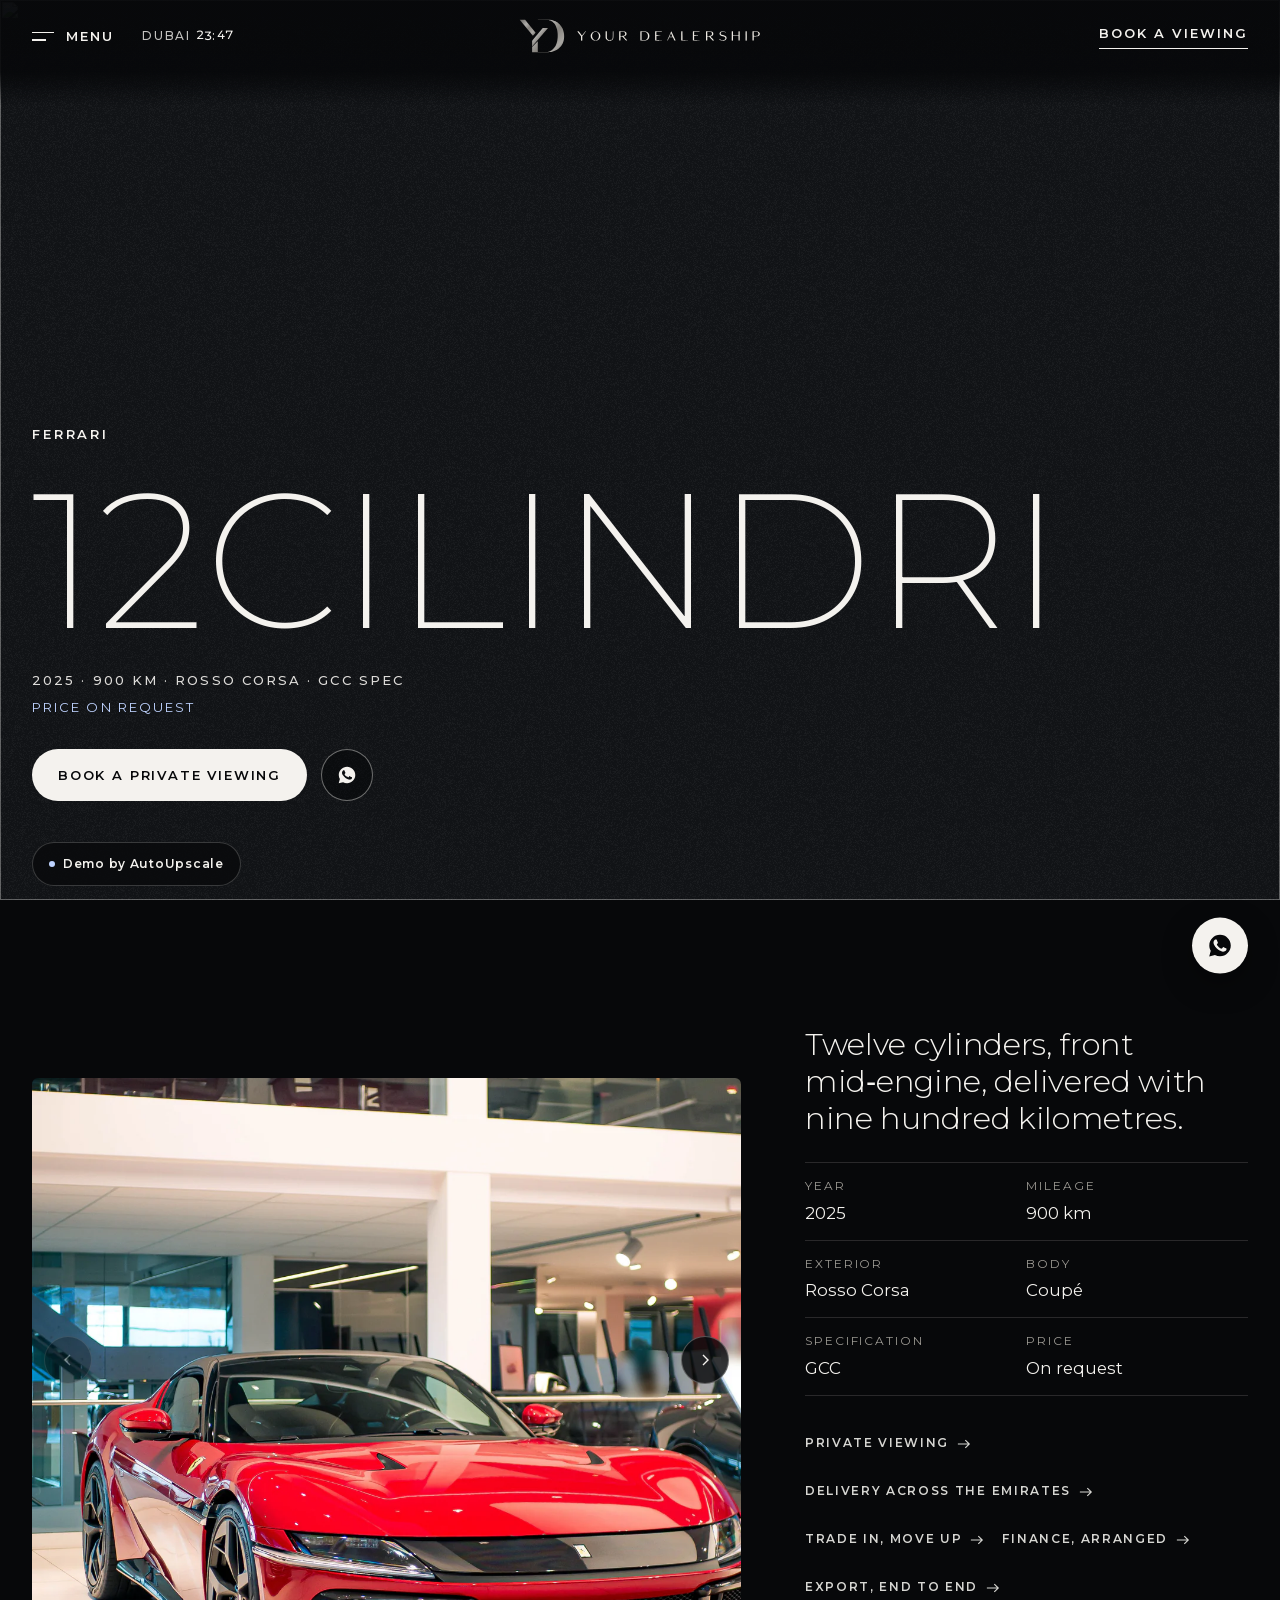
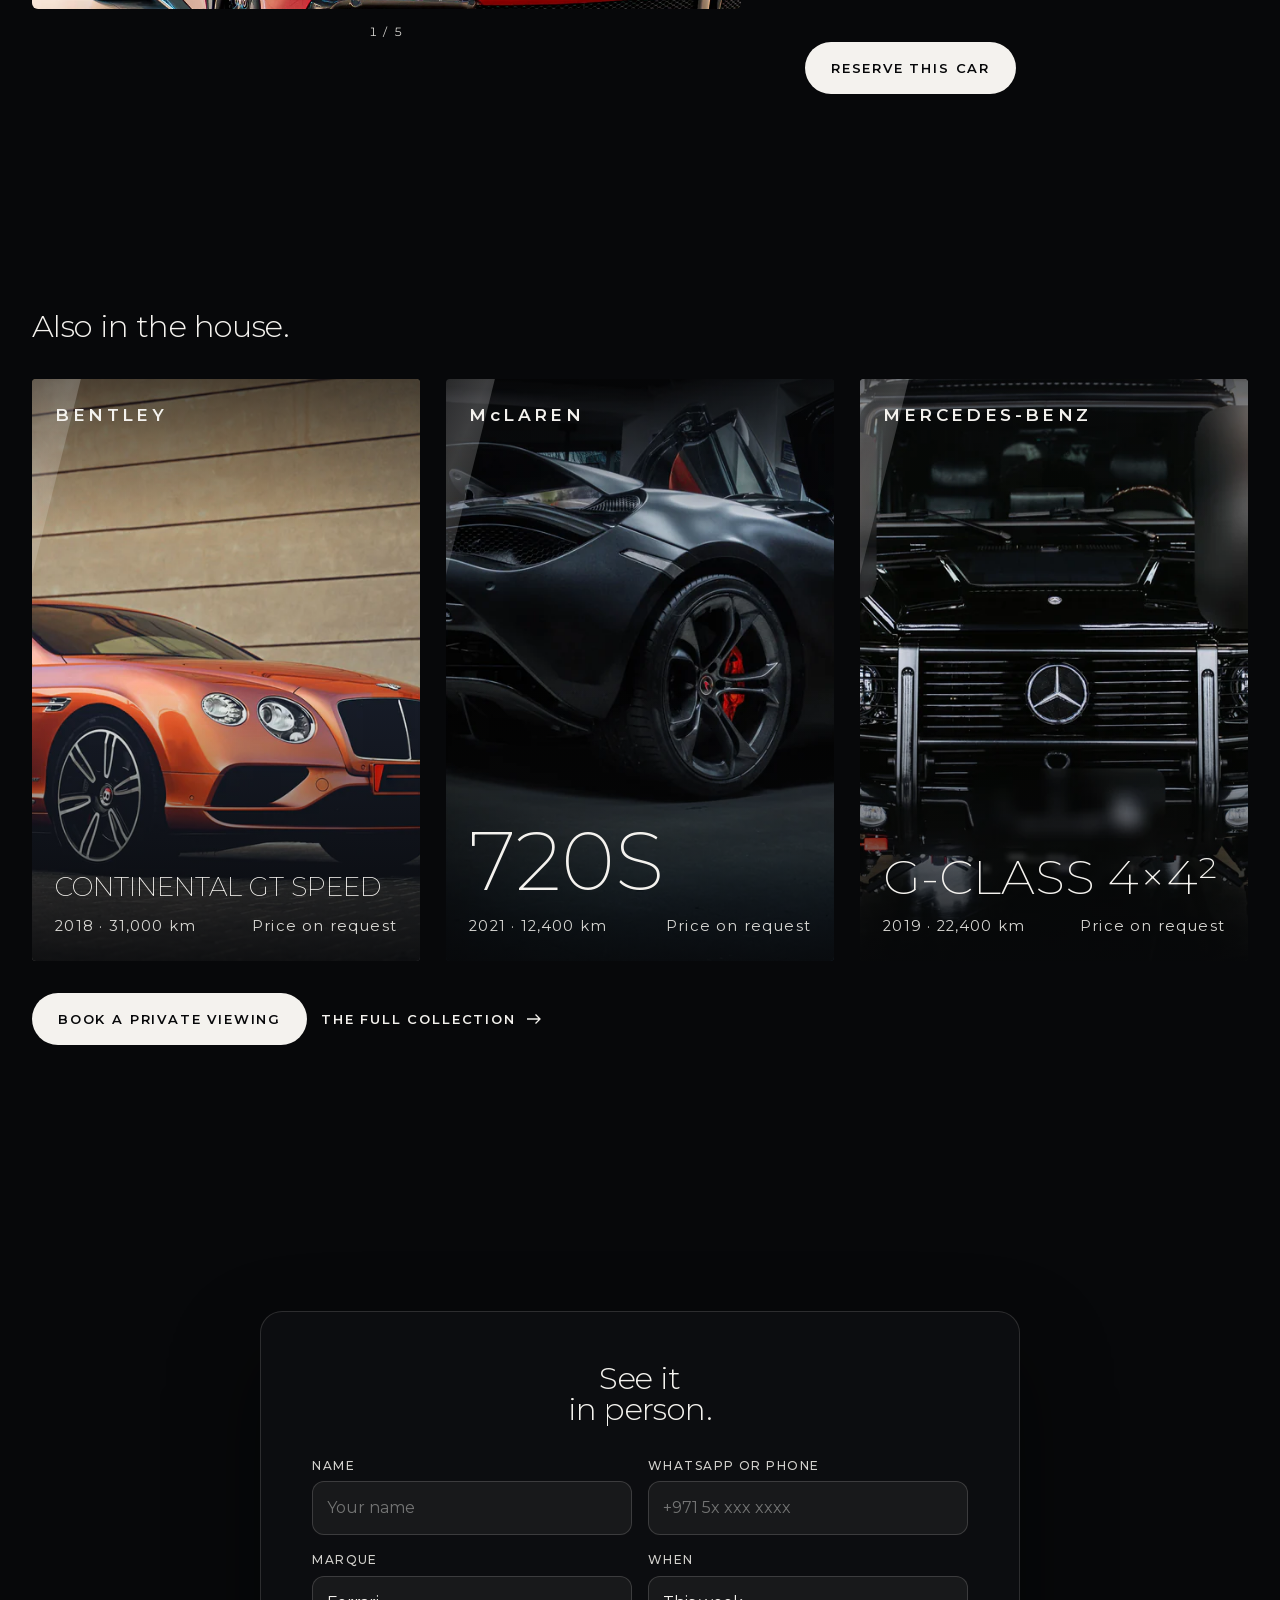
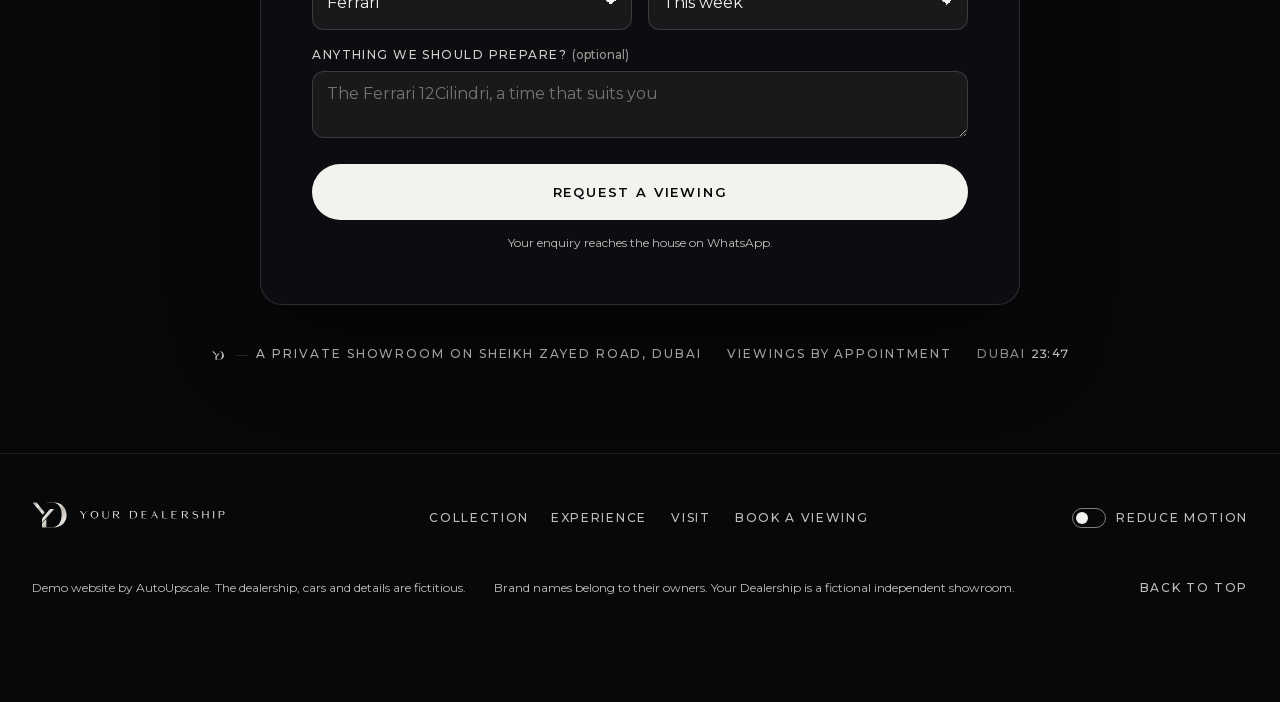
<file: demo/site/vehicles/ferrari-12cilindri/index.html>
<!doctype html>
<html lang="en" class="no-js" data-page="vehicle">
<head>
<meta charset="utf-8">
<meta name="viewport" content="width=device-width, initial-scale=1, viewport-fit=cover">
<title>Ferrari 12Cilindri 2025 · Your Dealership, Dubai</title>
<meta name="description" content="Ferrari 12Cilindri, 2025, 900 km, Rosso Corsa, GCC specification. In the Your Dealership showroom on Sheikh Zayed Road, Dubai. Price on request.">
<meta name="robots" content="noindex, nofollow">
<meta name="theme-color" content="#07080A">
<meta property="og:type" content="website">
<meta property="og:site_name" content="Your Dealership">
<meta property="og:title" content="Ferrari 12Cilindri 2025 · Your Dealership, Dubai">
<meta property="og:description" content="Ferrari 12Cilindri, 2025, 900 km, Rosso Corsa, GCC specification. In the Your Dealership showroom on Sheikh Zayed Road, Dubai. Price on request.">
<meta property="og:image" content="../../media/og/car-ferrari-12cilindri.jpg">
<meta property="og:image:width" content="1200"><meta property="og:image:height" content="630">
<meta name="twitter:card" content="summary_large_image">
<link rel="icon" href="../../favicon.ico" sizes="48x48">
<link rel="icon" href="../../icons/icon.svg" type="image/svg+xml">
<link rel="apple-touch-icon" href="../../icons/icon-192.png">
<link rel="preload" as="font" type="font/woff2" crossorigin href="../../assets/fonts/montserrat-latin.woff2">
<script>window.__yd0=performance.now();!function(d,h){h.className=h.className.replace('no-js','js');var q=location.search,m=0;try{m=localStorage.getItem('yd-calma')==='1'}catch(e){}if(m)h.classList.add('sem-movimento');if(/[?&]embed=1/.test(q))h.classList.add('embed');if(/[?&]showreel=1/.test(q))h.classList.add('showreel');try{if(sessionStorage.getItem('yd-corte')==='1'){h.classList.add('chega');sessionStorage.removeItem('yd-corte')}}catch(e){}h.classList.add('aberto');}(document,document.documentElement)</script>
<link rel="stylesheet" href="../../assets/site.css?v=9c7779f3">
<script type="application/json" id="cfg">{"root":"../../","crm":"../../../crm/?tour=1","au":"https://autoupscale.pt/#contact","home":false,"streak":"../../media/img/streak.png","burn":"../../media/img/glow.png"}</script>
<script type="application/json" id="scenes">{"car-ferrari-12cilindri":{"k":"img","L":[[3448,"../../media/img/ferrari-12cilindri-3448.webp"],[2560,"../../media/img/ferrari-12cilindri-2560.webp"],[1920,"../../media/img/ferrari-12cilindri-1920.webp"],[1280,"../../media/img/ferrari-12cilindri-1280.webp"]],"P":[[1440,"../../media/img/ferrari-12cilindri-p-1440.webp"],[1080,"../../media/img/ferrari-12cilindri-p-1080.webp"],[720,"../../media/img/ferrari-12cilindri-p-720.webp"]],"veil":0.55,"tone":"dark","pos":"50% 50%","posP":"50% 50%","grad":"hero"},"black":{"k":"black","veil":0},"credits":{"k":"img","L":[[3840,"../../media/img/h1-3840.webp"],[2560,"../../media/img/h1-2560.webp"],[1920,"../../media/img/h1-1920.webp"],[1280,"../../media/img/h1-1280.webp"]],"P":[[1382,"../../media/img/h1-p-1382.webp"],[1080,"../../media/img/h1-p-1080.webp"],[720,"../../media/img/h1-p-720.webp"]],"veil":0.5,"tone":"dark","pos":"50% 50%","posP":"50% 50%","grad":""}}</script>

<script src="../../assets/site.js?v=9c7779f3" defer></script>
</head>
<body id="top">
<a class="salta" href="#main">Skip to content</a>

<div id="stage" aria-hidden="true"><div class="cenas"></div><i class="veu-palco"></i><i class="matte top"></i><i class="matte bottom"></i><div class="strips"><i></i><i></i><i></i><i></i><i></i><i></i></div><i class="grain"></i></div>
<header class="cab" data-cab>
  <div class="cab-esq"><button class="menu-btn" type="button" aria-label="Menu" aria-expanded="false" aria-controls="menu" data-menu-open><span class="menu-ic" aria-hidden="true"><i></i><i></i></span><span class="mask"><span class="menu-t">Menu</span></span></button><span class="hora cab-hora" data-hora><span class="sr" data-hora-txt>Dubai time</span><span class="hora-l" aria-hidden="true">Dubai</span> <span class="dig" aria-hidden="true"><i data-d="0"></i><i data-d="0"></i><b>:</b><i data-d="0"></i><i data-d="0"></i></span></span></div>
  <a class="cab-marca" href="../.././" aria-label="Your Dealership, home"><span class="marca "><svg class="yd-c-mono" viewBox="352 342 320 237" aria-hidden="true"><defs><linearGradient id="yd-mc" x1="0" y1="0" x2="1" y2="1"><stop offset="0" stop-color="#8E8A84"/><stop offset=".35" stop-color="#F2EFEA"/><stop offset=".55" stop-color="#B9B4AC"/><stop offset=".8" stop-color="#E9E5DE"/><stop offset="1" stop-color="#9C978F"/></linearGradient></defs><g class="yd-mono" fill="url(#yd-mc)"><path class="yd-y-esq" d="M357 346.6 L394.5 346.6 L467.6 437.2 L449 458.2 Z"/><path class="yd-y-dir" d="M517.5 405.6 L554.2 405.6 L443.5 533.4 L443.5 496.2 L447.6 488.6 Z"/><path class="yd-d" d="M483 346.6 L568 346.6 L581.5 348.5 C582.3 348.8 584.1 349.7 586.3 350.5 C588.6 351.3 592.2 352.5 595.0 353.5 C597.8 354.5 600.7 355.3 603.3 356.5 C606.0 357.7 608.4 359.0 611.0 360.5 C613.6 362.0 616.4 363.7 619.0 365.5 C621.6 367.3 624.1 369.3 626.7 371.5 C629.2 373.7 631.9 376.0 634.3 378.5 C636.8 381.0 639.1 383.7 641.3 386.5 C643.6 389.3 645.9 392.3 648.0 395.5 C650.1 398.7 651.9 402.0 653.7 405.5 C655.4 409.0 657.2 412.7 658.7 416.5 C660.1 420.3 661.3 424.5 662.3 428.5 C663.4 432.5 664.3 436.5 665.0 440.5 C665.7 444.5 666.1 448.5 666.3 452.5 C666.6 456.5 666.7 460.5 666.7 464.5 C666.6 468.5 666.4 472.5 666.0 476.5 C665.6 480.5 665.1 484.7 664.3 488.5 C663.6 492.3 662.8 495.8 661.7 499.5 C660.5 503.2 658.9 507.0 657.3 510.5 C655.7 514.0 653.9 517.3 652.0 520.5 C650.1 523.7 648.1 526.7 646.0 529.5 C643.9 532.3 641.6 535.0 639.3 537.5 C637.1 540.0 634.8 542.3 632.3 544.5 C629.9 546.7 627.2 548.7 624.7 550.5 C622.2 552.3 619.9 554.0 617.3 555.5 C614.8 557.0 612.0 558.2 609.3 559.5 C606.7 560.8 604.2 562.3 601.3 563.5 C598.5 564.7 595.4 565.5 592.3 566.5 C589.3 567.5 586.1 568.7 583.0 569.5 C579.9 570.3 577.2 571.0 574.0 571.5 C570.8 572.0 566.2 572.2 563.7 572.5 C561.2 572.8 559.8 573.3 559.0 573.5 L548 574.0 L443.5 574.0 L443.5 537.8 L483 497 L483 571.3 L556.5 571.3 L556.5 570.5 C557.1 570.2 558.2 569.2 560.0 568.5 C561.8 567.8 564.8 567.3 567.0 566.5 C569.2 565.7 571.2 564.7 573.3 563.5 C575.4 562.3 577.5 561.0 579.7 559.5 C581.8 558.0 584.2 556.3 586.3 554.5 C588.5 552.7 590.6 550.7 592.7 548.5 C594.7 546.3 596.8 544.0 598.7 541.5 C600.6 539.0 602.3 536.3 604.0 533.5 C605.7 530.7 607.2 527.7 608.7 524.5 C610.2 521.3 611.7 518.0 613.0 514.5 C614.3 511.0 615.3 507.3 616.3 503.5 C617.3 499.7 618.3 495.7 619.0 491.5 C619.7 487.3 620.2 482.8 620.7 478.5 C621.1 474.2 621.5 469.8 621.7 465.5 C621.8 461.2 621.8 456.8 621.7 452.5 C621.6 448.2 621.4 443.7 621.0 439.5 C620.6 435.3 620.0 431.5 619.3 427.5 C618.7 423.5 617.9 419.3 617.0 415.5 C616.1 411.7 614.8 408.0 613.7 404.5 C612.5 401.0 611.3 397.7 610.0 394.5 C608.7 391.3 607.2 388.3 605.7 385.5 C604.1 382.7 602.4 380.0 600.7 377.5 C598.9 375.0 596.9 372.7 595.0 370.5 C593.1 368.3 591.1 366.3 589.0 364.5 C586.9 362.7 584.8 361.0 582.7 359.5 C580.5 358.0 578.3 356.7 576.0 355.5 C573.7 354.3 571.1 353.3 568.7 352.5 C566.3 351.7 563.4 351.0 561.7 350.5 C559.9 350.0 558.6 349.7 558.0 349.5 L484.2 348.3 Z"/></g></svg><svg class="yd-c-nome" viewBox="145 622 740 48" aria-hidden="true"><g class="yd-nome" fill="#EEEAE3"><path transform="translate(142 619) scale(.25) translate(0.000000,216.000000) scale(0.100000,-0.100000)" d="M341 1826 c-7 -8 -4 -21 7 -38 34 -50 161 -216 298 -388 77 -96 170
-216 206 -267 l66 -92 7 -286 c4 -157 5 -304 1 -327 -11 -69 9 -88 95 -88 119
0 109 -31 109 358 0 322 1 339 21 371 28 46 204 282 314 421 99 124 200 257
227 298 23 35 7 56 -36 48 -41 -8 -49 -17 -183 -193 -186 -245 -374 -478 -387
-481 -12 -3 -79 69 -115 122 -8 12 -40 53 -71 91 -31 39 -94 120 -140 180
-112 148 -208 262 -228 271 -30 12 -181 12 -191 0z"/><path transform="translate(142 619) scale(.25) translate(0.000000,216.000000) scale(0.100000,-0.100000)" d="M3090 1819 c-284 -64 -473 -228 -582 -507 -29 -73 -31 -84 -31 -222
0 -150 10 -199 67 -332 69 -162 248 -315 446 -380 90 -30 104 -32 250 -32 170
-1 214 8 340 66 302 141 470 440 431 765 -40 325 -271 567 -613 643 -108 25
-197 24 -308 -1z m251 -68 c77 -13 184 -66 243 -120 268 -249 282 -786 29
-1061 -150 -163 -413 -200 -626 -87 -212 112 -348 495 -277 780 90 359 322
538 631 488z"/><path transform="translate(142 619) scale(.25) translate(0.000000,216.000000) scale(0.100000,-0.100000)" d="M4870 1821 c-14 -28 -14 -963 1 -1050 19 -106 62 -186 145 -268 41
-40 79 -73 86 -73 6 0 19 -6 27 -14 22 -19 150 -61 243 -80 102 -21 180 -20
286 3 247 56 392 189 436 405 24 116 24 1056 0 1080 -19 19 -60 21 -71 4 -4
-7 -10 -249 -13 -538 -7 -590 -5 -578 -83 -691 -84 -123 -230 -189 -417 -189
-189 0 -335 80 -396 218 -49 111 -54 175 -54 701 0 365 -3 490 -12 499 -7 7
-43 12 -90 12 -66 0 -79 -3 -88 -19z"/><path transform="translate(142 619) scale(.25) translate(0.000000,216.000000) scale(0.100000,-0.100000)" d="M7041 1827 c-19 -19 -15 -1461 4 -1477 16 -14 167 -11 182 3 4 5 10
156 13 335 l5 327 131 3 c155 3 123 22 300 -178 70 -80 149 -167 175 -195 26
-27 63 -68 81 -91 74 -92 162 -190 180 -200 11 -6 58 -10 105 -9 136 2 136 2
-64 216 -248 268 -393 432 -393 446 0 14 19 19 96 27 122 12 267 117 320 233
24 51 27 70 27 163 0 129 -19 177 -103 261 -124 125 -195 140 -685 144 -255 2
-366 0 -374 -8z m779 -108 c116 -55 170 -146 170 -289 0 -162 -75 -269 -220
-315 -64 -20 -504 -35 -522 -17 -7 7 -13 433 -8 645 0 5 118 7 263 5 258 -3
263 -3 317 -29z"/><path transform="translate(142 619) scale(.25) translate(0.000000,216.000000) scale(0.100000,-0.100000)" d="M10438 1829 c-17 -13 -18 -61 -18 -738 0 -530 3 -727 11 -737 17 -21
677 -20 808 1 204 33 354 115 467 255 131 163 178 365 144 630 -37 286 -274
520 -584 575 -128 23 -803 34 -828 14z m790 -103 c260 -78 406 -309 406 -641
0 -183 -34 -302 -125 -435 -81 -121 -177 -180 -342 -214 -88 -19 -531 -23
-542 -6 -4 7 -8 900 -5 1313 0 4 118 7 263 7 251 0 267 -1 345 -24z"/><path transform="translate(142 619) scale(.25) translate(0.000000,216.000000) scale(0.100000,-0.100000)" d="M12792 1828 c-9 -9 -12 -184 -12 -734 0 -644 2 -724 16 -738 24 -24
1034 -24 1058 0 9 8 16 19 16 24 0 5 -7 16 -16 24 -13 14 -67 16 -434 16 -257
0 -421 4 -425 10 -3 5 -6 152 -6 326 -1 257 1 318 12 325 8 5 144 9 303 8 316
0 326 1 312 55 -6 26 -6 26 -310 26 -256 0 -305 2 -316 15 -15 18 -12 532 3
553 7 9 106 12 433 12 413 0 424 0 434 20 13 24 -1 56 -27 63 -46 11 -1029 7
-1041 -5z"/><path transform="translate(142 619) scale(.25) translate(0.000000,216.000000) scale(0.100000,-0.100000)" d="M15353 1812 c-7 -4 -19 -26 -28 -47 -9 -22 -22 -53 -30 -70 -13 -27
-109 -249 -224 -516 -22 -53 -41 -99 -41 -102 0 -4 -15 -39 -34 -79 -165 -356
-169 -366 -223 -498 -19 -47 -39 -89 -44 -95 -27 -27 5 -71 44 -61 19 4 37 33
84 133 74 157 153 337 153 351 0 6 7 18 16 26 13 14 54 16 298 16 261 0 284
-1 299 -18 10 -10 17 -21 17 -24 0 -4 25 -58 55 -122 30 -63 55 -118 55 -121
0 -3 12 -32 26 -63 15 -31 37 -81 51 -110 29 -64 50 -74 147 -70 65 3 71 5 74
26 2 12 -5 37 -16 55 -11 17 -23 43 -27 57 -8 27 -43 103 -132 290 -31 63 -69
144 -85 180 -43 95 -51 112 -118 255 -112 235 -153 323 -239 506 -11 25 -21
53 -21 61 0 17 -25 48 -38 48 -4 0 -12 -4 -19 -8z m-12 -349 c12 -27 49 -106
84 -178 77 -156 127 -273 129 -300 1 -19 -6 -20 -228 -23 -134 -1 -234 2 -239
7 -6 6 31 100 97 248 58 132 106 248 106 259 0 51 27 44 51 -13z"/><path transform="translate(142 619) scale(.25) translate(0.000000,216.000000) scale(0.100000,-0.100000)" d="M16964 1828 c-4 -7 -10 -337 -12 -734 -3 -634 -1 -723 12 -736 24
-24 1026 -26 1050 -3 18 19 19 24 6 45 -8 13 -71 16 -432 20 l-423 5 -3 689
c-2 624 -4 691 -19 708 -20 22 -166 27 -179 6z"/><path transform="translate(142 619) scale(.25) translate(0.000000,216.000000) scale(0.100000,-0.100000)" d="M18830 1821 c-15 -30 -14 -1453 2 -1469 14 -14 1024 -17 1046 -3 8 5
12 21 10 37 -3 29 -3 29 -422 32 -289 1 -423 6 -433 13 -10 9 -13 76 -13 329
0 290 1 318 17 324 9 4 147 6 306 5 312 -1 310 -2 305 51 -3 25 -3 25 -305 30
-194 3 -306 9 -313 16 -7 7 -9 101 -8 285 l3 274 430 5 c237 3 431 7 433 8 11
10 -1 63 -17 72 -13 6 -196 10 -525 10 -489 0 -506 -1 -516 -19z"/><path transform="translate(142 619) scale(.25) translate(0.000000,216.000000) scale(0.100000,-0.100000)" d="M20932 1828 c-9 -9 -12 -187 -12 -738 0 -551 3 -729 12 -738 14 -14
156 -16 178 -2 13 8 15 57 17 331 1 256 4 324 15 331 13 9 245 3 270 -8 7 -3
25 -20 39 -39 38 -50 125 -151 199 -230 36 -38 104 -113 150 -165 47 -52 114
-126 150 -163 l64 -68 91 3 c90 3 90 3 93 30 2 16 -1 28 -6 28 -6 0 -57 53
-113 118 -57 64 -135 151 -174 192 -114 123 -255 289 -255 300 0 5 15 10 33
10 37 0 115 20 169 44 127 55 217 164 239 291 25 144 -12 268 -106 352 -120
108 -252 133 -710 133 -244 0 -334 -3 -343 -12z m788 -109 c108 -50 153 -135
154 -284 2 -268 -127 -349 -544 -343 l-195 3 -5 315 c-3 173 -3 321 -1 328 3
11 57 13 270 10 262 -3 267 -3 321 -29z"/><path transform="translate(142 619) scale(.25) translate(0.000000,216.000000) scale(0.100000,-0.100000)" d="M23542 1839 c-226 -27 -391 -138 -441 -295 -26 -84 -26 -104 0 -187
50 -160 213 -266 494 -322 314 -63 425 -146 425 -316 0 -96 -66 -206 -149
-249 -132 -68 -327 -81 -499 -34 -90 24 -207 77 -243 110 -24 22 -54 17 -67
-11 -19 -41 -16 -45 89 -103 300 -166 733 -141 936 55 97 94 118 144 118 283
0 129 -5 142 -83 237 -89 108 -220 167 -532 238 -240 54 -324 118 -322 245 2
106 58 187 165 236 60 28 67 29 222 29 152 0 163 -2 225 -28 92 -39 111 -49
142 -69 35 -24 54 -23 72 4 25 35 20 44 -36 75 -168 92 -331 124 -516 102z"/><path transform="translate(142 619) scale(.25) translate(0.000000,216.000000) scale(0.100000,-0.100000)" d="M25052 1828 c-9 -9 -12 -187 -12 -740 0 -836 -13 -748 108 -748 46 0
73 5 81 13 7 9 12 126 13 363 l3 349 429 3 c337 2 431 0 438 -10 4 -7 7 -168
7 -357 0 -275 2 -346 13 -352 19 -12 146 -11 169 1 19 10 19 29 19 734 0 638
-2 725 -15 736 -23 19 -164 18 -176 0 -5 -8 -10 -132 -11 -275 -3 -369 -3
-364 -14 -375 -7 -7 -159 -9 -435 -8 l-424 3 -3 325 c-2 291 -4 326 -19 338
-22 16 -155 16 -171 0z"/><path transform="translate(142 619) scale(.25) translate(0.000000,216.000000) scale(0.100000,-0.100000)" d="M27266 1824 c-14 -14 -16 -95 -16 -739 0 -830 -12 -745 104 -745 105
0 96 -74 96 754 0 548 -3 725 -12 734 -19 19 -153 16 -172 -4z"/><path transform="translate(142 619) scale(.25) translate(0.000000,216.000000) scale(0.100000,-0.100000)" d="M28376 1825 c-15 -15 -16 -81 -16 -740 0 -706 0 -725 19 -735 24 -12
151 -13 170 -1 12 8 15 67 18 332 2 177 5 325 8 327 2 3 107 4 232 3 355 -2
510 35 616 147 74 80 99 140 105 254 4 92 3 100 -26 162 -62 132 -170 211
-328 242 -134 26 -773 33 -798 9z m776 -113 c108 -53 160 -144 160 -282 0
-163 -66 -264 -207 -315 -61 -22 -523 -32 -530 -11 -7 18 -12 635 -6 641 3 3
120 5 261 3 256 -3 256 -3 322 -36z"/></g></svg></span></a>
  <div class="cab-dir"><a class="cab-book" href="#book" data-sheet data-intent="Private viewing"><span class="mask"><span>Book a viewing</span></span></a></div>
</header>
<div class="menu" id="menu" role="dialog" aria-modal="true" aria-label="Menu" hidden>
  <div class="menu-fundo" aria-hidden="true"><i class="mt"></i><i class="mb"></i></div>
  <div class="menu-in">
    <button class="menu-fecha" type="button" data-menu-close aria-label="Close the menu"><svg class="ic" viewBox="0 0 16 16" aria-hidden="true"><path d="m3 3 10 10M13 3 3 13" fill="none" stroke="currentColor" stroke-width="1.4"/></svg></button>
    <nav class="menu-nav" aria-label="Main"><ol>
      <li><a href="../.././"><span class="li">Home</span></a></li>
      <li><a href="../../collection/"><span class="li">Collection</span></a></li><li><a href="../../experience/"><span class="li">Experience</span></a></li><li><a href="../../visit/"><span class="li">Visit</span></a></li>
      <li><a href="#book" data-sheet data-intent="Private viewing"><span class="li">Book a viewing</span></a></li>
    </ol></nav>
    <div class="menu-pe"><span class="hora menu-hora" data-hora><span class="sr" data-hora-txt>Dubai time</span><span class="hora-l" aria-hidden="true">Dubai</span> <span class="dig" aria-hidden="true"><i data-d="0"></i><i data-d="0"></i><b>:</b><i data-d="0"></i><i data-d="0"></i></span></span><span class="menu-ap">Viewings by appointment</span>
      <a class="btn round" href="#book" data-sheet data-intent="WhatsApp" aria-label="WhatsApp the house"><svg class="ic" viewBox="0 0 24 24" aria-hidden="true"><path fill="currentColor" d="M12.04 2C6.58 2 2.13 6.45 2.13 11.91c0 1.75.46 3.45 1.32 4.95L2.05 22l5.25-1.38a9.9 9.9 0 0 0 4.74 1.21c5.46 0 9.91-4.45 9.91-9.91S17.5 2 12.04 2Zm5.8 14.13c-.25.69-1.45 1.32-2 1.4-.51.08-1.16.11-1.87-.12-.43-.14-.98-.32-1.69-.62-2.97-1.28-4.91-4.27-5.06-4.47-.15-.2-1.21-1.61-1.21-3.07 0-1.46.77-2.18 1.04-2.48.27-.3.59-.37.79-.37h.57c.18 0 .43-.07.67.51.25.6.84 2.06.92 2.21.07.15.12.32.02.52-.1.2-.15.32-.3.5-.15.17-.31.39-.45.52-.15.15-.3.31-.13.6.17.3.77 1.27 1.65 2.06 1.13 1.01 2.09 1.32 2.39 1.47.3.15.47.12.64-.07.17-.2.74-.86.94-1.16.2-.3.39-.25.66-.15.27.1 1.72.81 2.02.96.3.15.49.22.57.35.07.12.07.72-.18 1.41Z"/></svg></a></div>
  </div>
</div>
<main id="main" tabindex="-1">

<section id="vehicle" class="s-ficha" data-scene="car-ferrari-12cilindri" data-cut="fade" aria-labelledby="v-t">
  <p class="ficha-marca"><a href="../../collection/?marque=ferrari">FERRARI</a></p>
  <h1 class="ficha-t" id="v-t" style="--k:5.4198"><span class="ln"><span class="li">12CILINDRI</span></span><span class="sr"> 2025</span></h1>
  <p class="ficha-l">2025&nbsp;· 900&nbsp;km&nbsp;· Rosso&nbsp;Corsa&nbsp;· GCC&nbsp;spec</p>
  <p class="ficha-preco">Price on request</p>
  <div class="acts"><a class="btn solid" href="#book" data-sheet data-intent="Private viewing · Ferrari 12Cilindri"><span class="btn-t">Book a private viewing</span></a><a class="btn round wa" href="#book" data-sheet data-intent="WhatsApp · Ferrari 12Cilindri" aria-label="WhatsApp the house about this car"><svg class="ic" viewBox="0 0 24 24" aria-hidden="true"><path fill="currentColor" d="M12.04 2C6.58 2 2.13 6.45 2.13 11.91c0 1.75.46 3.45 1.32 4.95L2.05 22l5.25-1.38a9.9 9.9 0 0 0 4.74 1.21c5.46 0 9.91-4.45 9.91-9.91S17.5 2 12.04 2Zm5.8 14.13c-.25.69-1.45 1.32-2 1.4-.51.08-1.16.11-1.87-.12-.43-.14-.98-.32-1.69-.62-2.97-1.28-4.91-4.27-5.06-4.47-.15-.2-1.21-1.61-1.21-3.07 0-1.46.77-2.18 1.04-2.48.27-.3.59-.37.79-.37h.57c.18 0 .43-.07.67.51.25.6.84 2.06.92 2.21.07.15.12.32.02.52-.1.2-.15.32-.3.5-.15.17-.31.39-.45.52-.15.15-.3.31-.13.6.17.3.77 1.27 1.65 2.06 1.13 1.01 2.09 1.32 2.39 1.47.3.15.47.12.64-.07.17-.2.74-.86.94-1.16.2-.3.39-.25.66-.15.27.1 1.72.81 2.02.96.3.15.49.22.57.35.07.12.07.72-.18 1.41Z"/></svg><span class="btn-t so-tel">WhatsApp</span></a></div>
</section>
<section id="gallery" class="s-galeria" data-scene="black" data-cut="shutter" aria-label="Photographs">
  <div class="gal" data-gal>
    <button class="seta-btn prev" type="button" aria-label="Previous photograph" data-prev><svg class="ic" viewBox="0 0 16 16" aria-hidden="true"><path d="M10 3 5 8l5 5" fill="none" stroke="currentColor" stroke-width="1.4"/></svg></button>
    <ul class="gal-pista" data-pista>
      <li class="gal-f"><button type="button" class="gal-b" data-zoom="0" aria-label="Open photograph 1 full screen"><img src="../../media/img/ferrari-12cilindri-card-480.webp" srcset="../../media/img/ferrari-12cilindri-card-1200.webp 1200w, ../../media/img/ferrari-12cilindri-card-800.webp 800w, ../../media/img/ferrari-12cilindri-card-480.webp 480w" sizes="(max-width: 760px) 92vw, 70vw" width="1200" height="1800" alt="Red Ferrari 12Cilindri in a showroom" decoding="async"></button></li>
      <li class="gal-f"><button type="button" class="gal-b" data-zoom="1" aria-label="Open photograph 2 full screen"><img src="../../media/img/ferrari-12cilindri-d1-960.webp" srcset="../../media/img/ferrari-12cilindri-d1-1172.webp 1172w, ../../media/img/ferrari-12cilindri-d1-960.webp 960w" sizes="(max-width: 760px) 92vw, 70vw" width="1172" height="879" alt="Red Ferrari 12Cilindri in a showroom, detail 1" loading="lazy" decoding="async"></button></li>
      <li class="gal-f"><button type="button" class="gal-b" data-zoom="2" aria-label="Open photograph 3 full screen"><img src="../../media/img/ferrari-12cilindri-d2-960.webp" srcset="../../media/img/ferrari-12cilindri-d2-1172.webp 1172w, ../../media/img/ferrari-12cilindri-d2-960.webp 960w" sizes="(max-width: 760px) 92vw, 70vw" width="1172" height="879" alt="Red Ferrari 12Cilindri in a showroom, detail 2" loading="lazy" decoding="async"></button></li>
      <li class="gal-f"><button type="button" class="gal-b" data-zoom="3" aria-label="Open photograph 4 full screen"><img src="../../media/img/ferrari-12cilindri-d3-960.webp" srcset="../../media/img/ferrari-12cilindri-d3-1586.webp 1586w, ../../media/img/ferrari-12cilindri-d3-960.webp 960w" sizes="(max-width: 760px) 92vw, 70vw" width="1586" height="1190" alt="Red Ferrari 12Cilindri in a showroom, detail 3" loading="lazy" decoding="async"></button></li>
      <li class="gal-f"><button type="button" class="gal-b" data-zoom="4" aria-label="Open photograph 5 full screen"><img src="../../media/img/ferrari-12cilindri-1280.webp" srcset="../../media/img/ferrari-12cilindri-3448.webp 3448w, ../../media/img/ferrari-12cilindri-2560.webp 2560w, ../../media/img/ferrari-12cilindri-1920.webp 1920w, ../../media/img/ferrari-12cilindri-1280.webp 1280w" sizes="(max-width: 760px) 92vw, 70vw" width="3448" height="2290" alt="Red Ferrari 12Cilindri in a showroom, detail 4" loading="lazy" decoding="async"></button></li>
    </ul>
    <button class="seta-btn next" type="button" aria-label="Next photograph" data-next><svg class="ic" viewBox="0 0 16 16" aria-hidden="true"><path d="m6 3 5 5-5 5" fill="none" stroke="currentColor" stroke-width="1.4"/></svg></button>
    <p class="contador" aria-live="polite"><span data-n>1</span> / 5</p>
  </div>
  <div class="ficha-g">
    <p class="ficha-frase">Twelve cylinders, front mid‑engine, delivered with nine hundred kilometres.</p>
    <dl class="specs">
      <div><dt>Year</dt><dd>2025</dd></div><div><dt>Mileage</dt><dd>900 km</dd></div>
      <div><dt>Exterior</dt><dd>Rosso Corsa</dd></div><div><dt>Body</dt><dd>Coupé</dd></div>
      <div><dt>Specification</dt><dd>GCC</dd></div><div><dt>Price</dt><dd>On request</dd></div>
    </dl>
    <ul class="servs"><li><a href="../../experience/#private-viewing">Private viewing <svg class="ic seta-ic" viewBox="0 0 16 16" aria-hidden="true"><path d="M1 8h13M9.5 3.5 14 8l-4.5 4.5" fill="none" stroke="currentColor" stroke-width="1.3"/></svg></a></li><li><a href="../../experience/#delivery">Delivery across the Emirates <svg class="ic seta-ic" viewBox="0 0 16 16" aria-hidden="true"><path d="M1 8h13M9.5 3.5 14 8l-4.5 4.5" fill="none" stroke="currentColor" stroke-width="1.3"/></svg></a></li><li><a href="../../experience/#trade-in">Trade in, move up <svg class="ic seta-ic" viewBox="0 0 16 16" aria-hidden="true"><path d="M1 8h13M9.5 3.5 14 8l-4.5 4.5" fill="none" stroke="currentColor" stroke-width="1.3"/></svg></a></li><li><a href="../../experience/#finance">Finance, arranged <svg class="ic seta-ic" viewBox="0 0 16 16" aria-hidden="true"><path d="M1 8h13M9.5 3.5 14 8l-4.5 4.5" fill="none" stroke="currentColor" stroke-width="1.3"/></svg></a></li><li><a href="../../experience/#export">Export, end to end <svg class="ic seta-ic" viewBox="0 0 16 16" aria-hidden="true"><path d="M1 8h13M9.5 3.5 14 8l-4.5 4.5" fill="none" stroke="currentColor" stroke-width="1.3"/></svg></a></li></ul>
    <div class="acts"><a class="btn solid" href="#book" data-sheet data-intent="Reserve · Ferrari 12Cilindri"><span class="btn-t">Reserve this car</span></a></div>
  </div>
</section>
<section id="also" class="s-tambem" data-scene="black" data-cut="beat" aria-labelledby="also-t">
  <h2 class="h2 medio" id="also-t"><span class="ln"><span class="li">Also in the house.</span></span></h2>
  <ul class="grade tres"><li class="cartaz" style="--i:0"><a href="../../vehicles/bentley-continental-gt-speed/" aria-label="Bentley Continental GT Speed, price on request">
      <figure class="cartaz-img"><img src="../../media/img/bentley-continental-gt-speed-card-800.webp" srcset="../../media/img/bentley-continental-gt-speed-card-1200.webp 1200w, ../../media/img/bentley-continental-gt-speed-card-800.webp 800w, ../../media/img/bentley-continental-gt-speed-card-480.webp 480w" sizes="(max-width: 760px) 86vw, 29vw" width="1200" height="1800" alt="Orange Bentley Continental GT Speed against a ribbed wall" loading="lazy" decoding="async"><i class="cartaz-glint" aria-hidden="true"></i></figure>
      <span class="cartaz-marca">BENTLEY</span>
      <span class="cartaz-modelo" style="--k:12.5648">CONTINENTAL GT SPEED</span>
      <span class="cartaz-pe"><span>2018 · 31,000 km</span><span>Price on request</span></span>
    </a></li>
<li class="cartaz" style="--i:1"><a href="../../vehicles/mclaren-720s/" aria-label="McLaren 720S, price on request">
      <figure class="cartaz-img"><img src="../../media/img/mclaren-720s-card-800.webp" srcset="../../media/img/mclaren-720s-card-1200.webp 1200w, ../../media/img/mclaren-720s-card-800.webp 800w, ../../media/img/mclaren-720s-card-480.webp 480w" sizes="(max-width: 760px) 86vw, 29vw" width="1200" height="1800" alt="Satin black McLaren 720S with its doors open" loading="lazy" decoding="async"><i class="cartaz-glint" aria-hidden="true"></i></figure>
      <span class="cartaz-marca">McLAREN</span>
      <span class="cartaz-modelo" style="--k:2.388">720S</span>
      <span class="cartaz-pe"><span>2021 · 12,400 km</span><span>Price on request</span></span>
    </a></li>
<li class="cartaz" style="--i:2"><a href="../../vehicles/mercedes-benz-g-class-4x4/" aria-label="Mercedes-Benz G-Class 4×4², price on request">
      <figure class="cartaz-img"><img src="../../media/img/mercedes-benz-g-class-4x4-card-800.webp" srcset="../../media/img/mercedes-benz-g-class-4x4-card-1200.webp 1200w, ../../media/img/mercedes-benz-g-class-4x4-card-800.webp 800w, ../../media/img/mercedes-benz-g-class-4x4-card-480.webp 480w" sizes="(max-width: 760px) 86vw, 29vw" width="1200" height="1800" alt="Black Mercedes-Benz G-Class 4x4 squared seen from the front" loading="lazy" decoding="async"><i class="cartaz-glint" aria-hidden="true"></i></figure>
      <span class="cartaz-marca">MERCEDES-BENZ</span>
      <span class="cartaz-modelo" style="--k:6.8972">G-CLASS 4×4²</span>
      <span class="cartaz-pe"><span>2019 · 22,400 km</span><span>Price on request</span></span>
    </a></li></ul>
  <div class="acts"><a class="btn solid" href="#book" data-sheet data-intent="Private viewing"><span class="btn-t">Book a private viewing</span></a><a class="link" href="../../collection/">The full collection <svg class="ic seta-ic" viewBox="0 0 16 16" aria-hidden="true"><path d="M1 8h13M9.5 3.5 14 8l-4.5 4.5" fill="none" stroke="currentColor" stroke-width="1.3"/></svg></a></div>
</section>
<section id="book" class="s-book" data-scene="credits" data-cut="fade" aria-labelledby="book-t">
  <div class="book-in">
    <h2 class="h2" id="book-t"><span class="ln"><span class="li">See it</span></span> <span class="ln"><span class="li">in person.</span></span></h2>
    <form class="form-book" data-form="book" novalidate aria-label="Book a private viewing">
      <div class="campos">
        <label class="campo"><span>Name</span><input name="name" autocomplete="name" required minlength="2" placeholder="Your name"></label>
        <label class="campo"><span>WhatsApp or phone</span><input name="phone" type="tel" inputmode="tel" autocomplete="tel" required minlength="7" placeholder="+971 5x xxx xxxx"></label>
        <label class="campo"><span>Marque</span><select name="marque" required><option value="">Choose a marque</option><option value="Rolls-Royce">Rolls-Royce</option><option value="Bentley">Bentley</option><option value="Ferrari" selected>Ferrari</option><option value="Lamborghini">Lamborghini</option><option value="McLaren">McLaren</option><option value="Mercedes-Benz">Mercedes-Benz</option><option value="Something else">Something else</option></select></label>
        <label class="campo"><span>When</span><select name="when"><option>This week</option><option>Next week</option><option>Later this month</option><option>Just exploring</option></select></label>
        <label class="campo largo"><span>Anything we should prepare? <em>(optional)</em></span><textarea name="msg" rows="2" placeholder="The Ferrari 12Cilindri, a time that suits you"></textarea></label>
      </div>
      <input type="hidden" name="car" value="Ferrari 12Cilindri">
      <div class="form-pe"><button class="btn solid" type="submit"><span class="btn-t">Request a viewing</span></button><p class="form-nota">Your enquiry reaches the house on WhatsApp.</p></div>
    </form>
  </div>
  <div class="creditos">
    <p class="cred-marca"><span class="marca cred"><svg class="yd-k-mono" viewBox="352 342 320 237" aria-hidden="true"><defs><linearGradient id="yd-mk" x1="0" y1="0" x2="1" y2="1"><stop offset="0" stop-color="#8E8A84"/><stop offset=".35" stop-color="#F2EFEA"/><stop offset=".55" stop-color="#B9B4AC"/><stop offset=".8" stop-color="#E9E5DE"/><stop offset="1" stop-color="#9C978F"/></linearGradient></defs><g class="yd-mono" fill="url(#yd-mk)"><path class="yd-y-esq" d="M357 346.6 L394.5 346.6 L467.6 437.2 L449 458.2 Z"/><path class="yd-y-dir" d="M517.5 405.6 L554.2 405.6 L443.5 533.4 L443.5 496.2 L447.6 488.6 Z"/><path class="yd-d" d="M483 346.6 L568 346.6 L581.5 348.5 C582.3 348.8 584.1 349.7 586.3 350.5 C588.6 351.3 592.2 352.5 595.0 353.5 C597.8 354.5 600.7 355.3 603.3 356.5 C606.0 357.7 608.4 359.0 611.0 360.5 C613.6 362.0 616.4 363.7 619.0 365.5 C621.6 367.3 624.1 369.3 626.7 371.5 C629.2 373.7 631.9 376.0 634.3 378.5 C636.8 381.0 639.1 383.7 641.3 386.5 C643.6 389.3 645.9 392.3 648.0 395.5 C650.1 398.7 651.9 402.0 653.7 405.5 C655.4 409.0 657.2 412.7 658.7 416.5 C660.1 420.3 661.3 424.5 662.3 428.5 C663.4 432.5 664.3 436.5 665.0 440.5 C665.7 444.5 666.1 448.5 666.3 452.5 C666.6 456.5 666.7 460.5 666.7 464.5 C666.6 468.5 666.4 472.5 666.0 476.5 C665.6 480.5 665.1 484.7 664.3 488.5 C663.6 492.3 662.8 495.8 661.7 499.5 C660.5 503.2 658.9 507.0 657.3 510.5 C655.7 514.0 653.9 517.3 652.0 520.5 C650.1 523.7 648.1 526.7 646.0 529.5 C643.9 532.3 641.6 535.0 639.3 537.5 C637.1 540.0 634.8 542.3 632.3 544.5 C629.9 546.7 627.2 548.7 624.7 550.5 C622.2 552.3 619.9 554.0 617.3 555.5 C614.8 557.0 612.0 558.2 609.3 559.5 C606.7 560.8 604.2 562.3 601.3 563.5 C598.5 564.7 595.4 565.5 592.3 566.5 C589.3 567.5 586.1 568.7 583.0 569.5 C579.9 570.3 577.2 571.0 574.0 571.5 C570.8 572.0 566.2 572.2 563.7 572.5 C561.2 572.8 559.8 573.3 559.0 573.5 L548 574.0 L443.5 574.0 L443.5 537.8 L483 497 L483 571.3 L556.5 571.3 L556.5 570.5 C557.1 570.2 558.2 569.2 560.0 568.5 C561.8 567.8 564.8 567.3 567.0 566.5 C569.2 565.7 571.2 564.7 573.3 563.5 C575.4 562.3 577.5 561.0 579.7 559.5 C581.8 558.0 584.2 556.3 586.3 554.5 C588.5 552.7 590.6 550.7 592.7 548.5 C594.7 546.3 596.8 544.0 598.7 541.5 C600.6 539.0 602.3 536.3 604.0 533.5 C605.7 530.7 607.2 527.7 608.7 524.5 C610.2 521.3 611.7 518.0 613.0 514.5 C614.3 511.0 615.3 507.3 616.3 503.5 C617.3 499.7 618.3 495.7 619.0 491.5 C619.7 487.3 620.2 482.8 620.7 478.5 C621.1 474.2 621.5 469.8 621.7 465.5 C621.8 461.2 621.8 456.8 621.7 452.5 C621.6 448.2 621.4 443.7 621.0 439.5 C620.6 435.3 620.0 431.5 619.3 427.5 C618.7 423.5 617.9 419.3 617.0 415.5 C616.1 411.7 614.8 408.0 613.7 404.5 C612.5 401.0 611.3 397.7 610.0 394.5 C608.7 391.3 607.2 388.3 605.7 385.5 C604.1 382.7 602.4 380.0 600.7 377.5 C598.9 375.0 596.9 372.7 595.0 370.5 C593.1 368.3 591.1 366.3 589.0 364.5 C586.9 362.7 584.8 361.0 582.7 359.5 C580.5 358.0 578.3 356.7 576.0 355.5 C573.7 354.3 571.1 353.3 568.7 352.5 C566.3 351.7 563.4 351.0 561.7 350.5 C559.9 350.0 558.6 349.7 558.0 349.5 L484.2 348.3 Z"/></g></svg><svg class="yd-k-nome" viewBox="145 622 740 48" aria-hidden="true"><g class="yd-nome" fill="#EEEAE3"><path transform="translate(142 619) scale(.25) translate(0.000000,216.000000) scale(0.100000,-0.100000)" d="M341 1826 c-7 -8 -4 -21 7 -38 34 -50 161 -216 298 -388 77 -96 170
-216 206 -267 l66 -92 7 -286 c4 -157 5 -304 1 -327 -11 -69 9 -88 95 -88 119
0 109 -31 109 358 0 322 1 339 21 371 28 46 204 282 314 421 99 124 200 257
227 298 23 35 7 56 -36 48 -41 -8 -49 -17 -183 -193 -186 -245 -374 -478 -387
-481 -12 -3 -79 69 -115 122 -8 12 -40 53 -71 91 -31 39 -94 120 -140 180
-112 148 -208 262 -228 271 -30 12 -181 12 -191 0z"/><path transform="translate(142 619) scale(.25) translate(0.000000,216.000000) scale(0.100000,-0.100000)" d="M3090 1819 c-284 -64 -473 -228 -582 -507 -29 -73 -31 -84 -31 -222
0 -150 10 -199 67 -332 69 -162 248 -315 446 -380 90 -30 104 -32 250 -32 170
-1 214 8 340 66 302 141 470 440 431 765 -40 325 -271 567 -613 643 -108 25
-197 24 -308 -1z m251 -68 c77 -13 184 -66 243 -120 268 -249 282 -786 29
-1061 -150 -163 -413 -200 -626 -87 -212 112 -348 495 -277 780 90 359 322
538 631 488z"/><path transform="translate(142 619) scale(.25) translate(0.000000,216.000000) scale(0.100000,-0.100000)" d="M4870 1821 c-14 -28 -14 -963 1 -1050 19 -106 62 -186 145 -268 41
-40 79 -73 86 -73 6 0 19 -6 27 -14 22 -19 150 -61 243 -80 102 -21 180 -20
286 3 247 56 392 189 436 405 24 116 24 1056 0 1080 -19 19 -60 21 -71 4 -4
-7 -10 -249 -13 -538 -7 -590 -5 -578 -83 -691 -84 -123 -230 -189 -417 -189
-189 0 -335 80 -396 218 -49 111 -54 175 -54 701 0 365 -3 490 -12 499 -7 7
-43 12 -90 12 -66 0 -79 -3 -88 -19z"/><path transform="translate(142 619) scale(.25) translate(0.000000,216.000000) scale(0.100000,-0.100000)" d="M7041 1827 c-19 -19 -15 -1461 4 -1477 16 -14 167 -11 182 3 4 5 10
156 13 335 l5 327 131 3 c155 3 123 22 300 -178 70 -80 149 -167 175 -195 26
-27 63 -68 81 -91 74 -92 162 -190 180 -200 11 -6 58 -10 105 -9 136 2 136 2
-64 216 -248 268 -393 432 -393 446 0 14 19 19 96 27 122 12 267 117 320 233
24 51 27 70 27 163 0 129 -19 177 -103 261 -124 125 -195 140 -685 144 -255 2
-366 0 -374 -8z m779 -108 c116 -55 170 -146 170 -289 0 -162 -75 -269 -220
-315 -64 -20 -504 -35 -522 -17 -7 7 -13 433 -8 645 0 5 118 7 263 5 258 -3
263 -3 317 -29z"/><path transform="translate(142 619) scale(.25) translate(0.000000,216.000000) scale(0.100000,-0.100000)" d="M10438 1829 c-17 -13 -18 -61 -18 -738 0 -530 3 -727 11 -737 17 -21
677 -20 808 1 204 33 354 115 467 255 131 163 178 365 144 630 -37 286 -274
520 -584 575 -128 23 -803 34 -828 14z m790 -103 c260 -78 406 -309 406 -641
0 -183 -34 -302 -125 -435 -81 -121 -177 -180 -342 -214 -88 -19 -531 -23
-542 -6 -4 7 -8 900 -5 1313 0 4 118 7 263 7 251 0 267 -1 345 -24z"/><path transform="translate(142 619) scale(.25) translate(0.000000,216.000000) scale(0.100000,-0.100000)" d="M12792 1828 c-9 -9 -12 -184 -12 -734 0 -644 2 -724 16 -738 24 -24
1034 -24 1058 0 9 8 16 19 16 24 0 5 -7 16 -16 24 -13 14 -67 16 -434 16 -257
0 -421 4 -425 10 -3 5 -6 152 -6 326 -1 257 1 318 12 325 8 5 144 9 303 8 316
0 326 1 312 55 -6 26 -6 26 -310 26 -256 0 -305 2 -316 15 -15 18 -12 532 3
553 7 9 106 12 433 12 413 0 424 0 434 20 13 24 -1 56 -27 63 -46 11 -1029 7
-1041 -5z"/><path transform="translate(142 619) scale(.25) translate(0.000000,216.000000) scale(0.100000,-0.100000)" d="M15353 1812 c-7 -4 -19 -26 -28 -47 -9 -22 -22 -53 -30 -70 -13 -27
-109 -249 -224 -516 -22 -53 -41 -99 -41 -102 0 -4 -15 -39 -34 -79 -165 -356
-169 -366 -223 -498 -19 -47 -39 -89 -44 -95 -27 -27 5 -71 44 -61 19 4 37 33
84 133 74 157 153 337 153 351 0 6 7 18 16 26 13 14 54 16 298 16 261 0 284
-1 299 -18 10 -10 17 -21 17 -24 0 -4 25 -58 55 -122 30 -63 55 -118 55 -121
0 -3 12 -32 26 -63 15 -31 37 -81 51 -110 29 -64 50 -74 147 -70 65 3 71 5 74
26 2 12 -5 37 -16 55 -11 17 -23 43 -27 57 -8 27 -43 103 -132 290 -31 63 -69
144 -85 180 -43 95 -51 112 -118 255 -112 235 -153 323 -239 506 -11 25 -21
53 -21 61 0 17 -25 48 -38 48 -4 0 -12 -4 -19 -8z m-12 -349 c12 -27 49 -106
84 -178 77 -156 127 -273 129 -300 1 -19 -6 -20 -228 -23 -134 -1 -234 2 -239
7 -6 6 31 100 97 248 58 132 106 248 106 259 0 51 27 44 51 -13z"/><path transform="translate(142 619) scale(.25) translate(0.000000,216.000000) scale(0.100000,-0.100000)" d="M16964 1828 c-4 -7 -10 -337 -12 -734 -3 -634 -1 -723 12 -736 24
-24 1026 -26 1050 -3 18 19 19 24 6 45 -8 13 -71 16 -432 20 l-423 5 -3 689
c-2 624 -4 691 -19 708 -20 22 -166 27 -179 6z"/><path transform="translate(142 619) scale(.25) translate(0.000000,216.000000) scale(0.100000,-0.100000)" d="M18830 1821 c-15 -30 -14 -1453 2 -1469 14 -14 1024 -17 1046 -3 8 5
12 21 10 37 -3 29 -3 29 -422 32 -289 1 -423 6 -433 13 -10 9 -13 76 -13 329
0 290 1 318 17 324 9 4 147 6 306 5 312 -1 310 -2 305 51 -3 25 -3 25 -305 30
-194 3 -306 9 -313 16 -7 7 -9 101 -8 285 l3 274 430 5 c237 3 431 7 433 8 11
10 -1 63 -17 72 -13 6 -196 10 -525 10 -489 0 -506 -1 -516 -19z"/><path transform="translate(142 619) scale(.25) translate(0.000000,216.000000) scale(0.100000,-0.100000)" d="M20932 1828 c-9 -9 -12 -187 -12 -738 0 -551 3 -729 12 -738 14 -14
156 -16 178 -2 13 8 15 57 17 331 1 256 4 324 15 331 13 9 245 3 270 -8 7 -3
25 -20 39 -39 38 -50 125 -151 199 -230 36 -38 104 -113 150 -165 47 -52 114
-126 150 -163 l64 -68 91 3 c90 3 90 3 93 30 2 16 -1 28 -6 28 -6 0 -57 53
-113 118 -57 64 -135 151 -174 192 -114 123 -255 289 -255 300 0 5 15 10 33
10 37 0 115 20 169 44 127 55 217 164 239 291 25 144 -12 268 -106 352 -120
108 -252 133 -710 133 -244 0 -334 -3 -343 -12z m788 -109 c108 -50 153 -135
154 -284 2 -268 -127 -349 -544 -343 l-195 3 -5 315 c-3 173 -3 321 -1 328 3
11 57 13 270 10 262 -3 267 -3 321 -29z"/><path transform="translate(142 619) scale(.25) translate(0.000000,216.000000) scale(0.100000,-0.100000)" d="M23542 1839 c-226 -27 -391 -138 -441 -295 -26 -84 -26 -104 0 -187
50 -160 213 -266 494 -322 314 -63 425 -146 425 -316 0 -96 -66 -206 -149
-249 -132 -68 -327 -81 -499 -34 -90 24 -207 77 -243 110 -24 22 -54 17 -67
-11 -19 -41 -16 -45 89 -103 300 -166 733 -141 936 55 97 94 118 144 118 283
0 129 -5 142 -83 237 -89 108 -220 167 -532 238 -240 54 -324 118 -322 245 2
106 58 187 165 236 60 28 67 29 222 29 152 0 163 -2 225 -28 92 -39 111 -49
142 -69 35 -24 54 -23 72 4 25 35 20 44 -36 75 -168 92 -331 124 -516 102z"/><path transform="translate(142 619) scale(.25) translate(0.000000,216.000000) scale(0.100000,-0.100000)" d="M25052 1828 c-9 -9 -12 -187 -12 -740 0 -836 -13 -748 108 -748 46 0
73 5 81 13 7 9 12 126 13 363 l3 349 429 3 c337 2 431 0 438 -10 4 -7 7 -168
7 -357 0 -275 2 -346 13 -352 19 -12 146 -11 169 1 19 10 19 29 19 734 0 638
-2 725 -15 736 -23 19 -164 18 -176 0 -5 -8 -10 -132 -11 -275 -3 -369 -3
-364 -14 -375 -7 -7 -159 -9 -435 -8 l-424 3 -3 325 c-2 291 -4 326 -19 338
-22 16 -155 16 -171 0z"/><path transform="translate(142 619) scale(.25) translate(0.000000,216.000000) scale(0.100000,-0.100000)" d="M27266 1824 c-14 -14 -16 -95 -16 -739 0 -830 -12 -745 104 -745 105
0 96 -74 96 754 0 548 -3 725 -12 734 -19 19 -153 16 -172 -4z"/><path transform="translate(142 619) scale(.25) translate(0.000000,216.000000) scale(0.100000,-0.100000)" d="M28376 1825 c-15 -15 -16 -81 -16 -740 0 -706 0 -725 19 -735 24 -12
151 -13 170 -1 12 8 15 67 18 332 2 177 5 325 8 327 2 3 107 4 232 3 355 -2
510 35 616 147 74 80 99 140 105 254 4 92 3 100 -26 162 -62 132 -170 211
-328 242 -134 26 -773 33 -798 9z m776 -113 c108 -53 160 -144 160 -282 0
-163 -66 -264 -207 -315 -61 -22 -523 -32 -530 -11 -7 18 -12 635 -6 641 3 3
120 5 261 3 256 -3 256 -3 322 -36z"/></g></svg></span></p>
    <ul class="cred-l"><li>A private showroom on Sheikh Zayed Road, Dubai</li><li>Viewings by appointment</li><li><span class="hora cred-hora" data-hora><span class="sr" data-hora-txt>Dubai time</span><span class="hora-l" aria-hidden="true">Dubai</span> <span class="dig" aria-hidden="true"><i data-d="0"></i><i data-d="0"></i><b>:</b><i data-d="0"></i><i data-d="0"></i></span></span></li></ul>
  </div>
</section>
<dialog class="zoom" data-zoom-dlg aria-label="Photograph, full screen"><button class="zoom-x" type="button" data-zoom-close aria-label="Close"><svg class="ic" viewBox="0 0 16 16" aria-hidden="true"><path d="m3 3 10 10M13 3 3 13" fill="none" stroke="currentColor" stroke-width="1.4"/></svg></button><button class="seta-btn prev" type="button" data-zoom-prev aria-label="Previous photograph"><svg class="ic" viewBox="0 0 16 16" aria-hidden="true"><path d="M10 3 5 8l5 5" fill="none" stroke="currentColor" stroke-width="1.4"/></svg></button><img alt="" data-zoom-img><button class="seta-btn next" type="button" data-zoom-next aria-label="Next photograph"><svg class="ic" viewBox="0 0 16 16" aria-hidden="true"><path d="m6 3 5 5-5 5" fill="none" stroke="currentColor" stroke-width="1.4"/></svg></button><p class="contador"><span data-zoom-n>1</span> / 5</p></dialog>

</main>
<footer class="pe">
  <div class="pe-a"><a class="pe-marca" href="../.././" aria-label="Your Dealership, home"><span class="marca mini"><svg class="yd-f-mono" viewBox="352 342 320 237" aria-hidden="true"><defs><linearGradient id="yd-mf" x1="0" y1="0" x2="1" y2="1"><stop offset="0" stop-color="#8E8A84"/><stop offset=".35" stop-color="#F2EFEA"/><stop offset=".55" stop-color="#B9B4AC"/><stop offset=".8" stop-color="#E9E5DE"/><stop offset="1" stop-color="#9C978F"/></linearGradient></defs><g class="yd-mono" fill="url(#yd-mf)"><path class="yd-y-esq" d="M357 346.6 L394.5 346.6 L467.6 437.2 L449 458.2 Z"/><path class="yd-y-dir" d="M517.5 405.6 L554.2 405.6 L443.5 533.4 L443.5 496.2 L447.6 488.6 Z"/><path class="yd-d" d="M483 346.6 L568 346.6 L581.5 348.5 C582.3 348.8 584.1 349.7 586.3 350.5 C588.6 351.3 592.2 352.5 595.0 353.5 C597.8 354.5 600.7 355.3 603.3 356.5 C606.0 357.7 608.4 359.0 611.0 360.5 C613.6 362.0 616.4 363.7 619.0 365.5 C621.6 367.3 624.1 369.3 626.7 371.5 C629.2 373.7 631.9 376.0 634.3 378.5 C636.8 381.0 639.1 383.7 641.3 386.5 C643.6 389.3 645.9 392.3 648.0 395.5 C650.1 398.7 651.9 402.0 653.7 405.5 C655.4 409.0 657.2 412.7 658.7 416.5 C660.1 420.3 661.3 424.5 662.3 428.5 C663.4 432.5 664.3 436.5 665.0 440.5 C665.7 444.5 666.1 448.5 666.3 452.5 C666.6 456.5 666.7 460.5 666.7 464.5 C666.6 468.5 666.4 472.5 666.0 476.5 C665.6 480.5 665.1 484.7 664.3 488.5 C663.6 492.3 662.8 495.8 661.7 499.5 C660.5 503.2 658.9 507.0 657.3 510.5 C655.7 514.0 653.9 517.3 652.0 520.5 C650.1 523.7 648.1 526.7 646.0 529.5 C643.9 532.3 641.6 535.0 639.3 537.5 C637.1 540.0 634.8 542.3 632.3 544.5 C629.9 546.7 627.2 548.7 624.7 550.5 C622.2 552.3 619.9 554.0 617.3 555.5 C614.8 557.0 612.0 558.2 609.3 559.5 C606.7 560.8 604.2 562.3 601.3 563.5 C598.5 564.7 595.4 565.5 592.3 566.5 C589.3 567.5 586.1 568.7 583.0 569.5 C579.9 570.3 577.2 571.0 574.0 571.5 C570.8 572.0 566.2 572.2 563.7 572.5 C561.2 572.8 559.8 573.3 559.0 573.5 L548 574.0 L443.5 574.0 L443.5 537.8 L483 497 L483 571.3 L556.5 571.3 L556.5 570.5 C557.1 570.2 558.2 569.2 560.0 568.5 C561.8 567.8 564.8 567.3 567.0 566.5 C569.2 565.7 571.2 564.7 573.3 563.5 C575.4 562.3 577.5 561.0 579.7 559.5 C581.8 558.0 584.2 556.3 586.3 554.5 C588.5 552.7 590.6 550.7 592.7 548.5 C594.7 546.3 596.8 544.0 598.7 541.5 C600.6 539.0 602.3 536.3 604.0 533.5 C605.7 530.7 607.2 527.7 608.7 524.5 C610.2 521.3 611.7 518.0 613.0 514.5 C614.3 511.0 615.3 507.3 616.3 503.5 C617.3 499.7 618.3 495.7 619.0 491.5 C619.7 487.3 620.2 482.8 620.7 478.5 C621.1 474.2 621.5 469.8 621.7 465.5 C621.8 461.2 621.8 456.8 621.7 452.5 C621.6 448.2 621.4 443.7 621.0 439.5 C620.6 435.3 620.0 431.5 619.3 427.5 C618.7 423.5 617.9 419.3 617.0 415.5 C616.1 411.7 614.8 408.0 613.7 404.5 C612.5 401.0 611.3 397.7 610.0 394.5 C608.7 391.3 607.2 388.3 605.7 385.5 C604.1 382.7 602.4 380.0 600.7 377.5 C598.9 375.0 596.9 372.7 595.0 370.5 C593.1 368.3 591.1 366.3 589.0 364.5 C586.9 362.7 584.8 361.0 582.7 359.5 C580.5 358.0 578.3 356.7 576.0 355.5 C573.7 354.3 571.1 353.3 568.7 352.5 C566.3 351.7 563.4 351.0 561.7 350.5 C559.9 350.0 558.6 349.7 558.0 349.5 L484.2 348.3 Z"/></g></svg><svg class="yd-f-nome" viewBox="145 622 740 48" aria-hidden="true"><g class="yd-nome" fill="#EEEAE3"><path transform="translate(142 619) scale(.25) translate(0.000000,216.000000) scale(0.100000,-0.100000)" d="M341 1826 c-7 -8 -4 -21 7 -38 34 -50 161 -216 298 -388 77 -96 170
-216 206 -267 l66 -92 7 -286 c4 -157 5 -304 1 -327 -11 -69 9 -88 95 -88 119
0 109 -31 109 358 0 322 1 339 21 371 28 46 204 282 314 421 99 124 200 257
227 298 23 35 7 56 -36 48 -41 -8 -49 -17 -183 -193 -186 -245 -374 -478 -387
-481 -12 -3 -79 69 -115 122 -8 12 -40 53 -71 91 -31 39 -94 120 -140 180
-112 148 -208 262 -228 271 -30 12 -181 12 -191 0z"/><path transform="translate(142 619) scale(.25) translate(0.000000,216.000000) scale(0.100000,-0.100000)" d="M3090 1819 c-284 -64 -473 -228 -582 -507 -29 -73 -31 -84 -31 -222
0 -150 10 -199 67 -332 69 -162 248 -315 446 -380 90 -30 104 -32 250 -32 170
-1 214 8 340 66 302 141 470 440 431 765 -40 325 -271 567 -613 643 -108 25
-197 24 -308 -1z m251 -68 c77 -13 184 -66 243 -120 268 -249 282 -786 29
-1061 -150 -163 -413 -200 -626 -87 -212 112 -348 495 -277 780 90 359 322
538 631 488z"/><path transform="translate(142 619) scale(.25) translate(0.000000,216.000000) scale(0.100000,-0.100000)" d="M4870 1821 c-14 -28 -14 -963 1 -1050 19 -106 62 -186 145 -268 41
-40 79 -73 86 -73 6 0 19 -6 27 -14 22 -19 150 -61 243 -80 102 -21 180 -20
286 3 247 56 392 189 436 405 24 116 24 1056 0 1080 -19 19 -60 21 -71 4 -4
-7 -10 -249 -13 -538 -7 -590 -5 -578 -83 -691 -84 -123 -230 -189 -417 -189
-189 0 -335 80 -396 218 -49 111 -54 175 -54 701 0 365 -3 490 -12 499 -7 7
-43 12 -90 12 -66 0 -79 -3 -88 -19z"/><path transform="translate(142 619) scale(.25) translate(0.000000,216.000000) scale(0.100000,-0.100000)" d="M7041 1827 c-19 -19 -15 -1461 4 -1477 16 -14 167 -11 182 3 4 5 10
156 13 335 l5 327 131 3 c155 3 123 22 300 -178 70 -80 149 -167 175 -195 26
-27 63 -68 81 -91 74 -92 162 -190 180 -200 11 -6 58 -10 105 -9 136 2 136 2
-64 216 -248 268 -393 432 -393 446 0 14 19 19 96 27 122 12 267 117 320 233
24 51 27 70 27 163 0 129 -19 177 -103 261 -124 125 -195 140 -685 144 -255 2
-366 0 -374 -8z m779 -108 c116 -55 170 -146 170 -289 0 -162 -75 -269 -220
-315 -64 -20 -504 -35 -522 -17 -7 7 -13 433 -8 645 0 5 118 7 263 5 258 -3
263 -3 317 -29z"/><path transform="translate(142 619) scale(.25) translate(0.000000,216.000000) scale(0.100000,-0.100000)" d="M10438 1829 c-17 -13 -18 -61 -18 -738 0 -530 3 -727 11 -737 17 -21
677 -20 808 1 204 33 354 115 467 255 131 163 178 365 144 630 -37 286 -274
520 -584 575 -128 23 -803 34 -828 14z m790 -103 c260 -78 406 -309 406 -641
0 -183 -34 -302 -125 -435 -81 -121 -177 -180 -342 -214 -88 -19 -531 -23
-542 -6 -4 7 -8 900 -5 1313 0 4 118 7 263 7 251 0 267 -1 345 -24z"/><path transform="translate(142 619) scale(.25) translate(0.000000,216.000000) scale(0.100000,-0.100000)" d="M12792 1828 c-9 -9 -12 -184 -12 -734 0 -644 2 -724 16 -738 24 -24
1034 -24 1058 0 9 8 16 19 16 24 0 5 -7 16 -16 24 -13 14 -67 16 -434 16 -257
0 -421 4 -425 10 -3 5 -6 152 -6 326 -1 257 1 318 12 325 8 5 144 9 303 8 316
0 326 1 312 55 -6 26 -6 26 -310 26 -256 0 -305 2 -316 15 -15 18 -12 532 3
553 7 9 106 12 433 12 413 0 424 0 434 20 13 24 -1 56 -27 63 -46 11 -1029 7
-1041 -5z"/><path transform="translate(142 619) scale(.25) translate(0.000000,216.000000) scale(0.100000,-0.100000)" d="M15353 1812 c-7 -4 -19 -26 -28 -47 -9 -22 -22 -53 -30 -70 -13 -27
-109 -249 -224 -516 -22 -53 -41 -99 -41 -102 0 -4 -15 -39 -34 -79 -165 -356
-169 -366 -223 -498 -19 -47 -39 -89 -44 -95 -27 -27 5 -71 44 -61 19 4 37 33
84 133 74 157 153 337 153 351 0 6 7 18 16 26 13 14 54 16 298 16 261 0 284
-1 299 -18 10 -10 17 -21 17 -24 0 -4 25 -58 55 -122 30 -63 55 -118 55 -121
0 -3 12 -32 26 -63 15 -31 37 -81 51 -110 29 -64 50 -74 147 -70 65 3 71 5 74
26 2 12 -5 37 -16 55 -11 17 -23 43 -27 57 -8 27 -43 103 -132 290 -31 63 -69
144 -85 180 -43 95 -51 112 -118 255 -112 235 -153 323 -239 506 -11 25 -21
53 -21 61 0 17 -25 48 -38 48 -4 0 -12 -4 -19 -8z m-12 -349 c12 -27 49 -106
84 -178 77 -156 127 -273 129 -300 1 -19 -6 -20 -228 -23 -134 -1 -234 2 -239
7 -6 6 31 100 97 248 58 132 106 248 106 259 0 51 27 44 51 -13z"/><path transform="translate(142 619) scale(.25) translate(0.000000,216.000000) scale(0.100000,-0.100000)" d="M16964 1828 c-4 -7 -10 -337 -12 -734 -3 -634 -1 -723 12 -736 24
-24 1026 -26 1050 -3 18 19 19 24 6 45 -8 13 -71 16 -432 20 l-423 5 -3 689
c-2 624 -4 691 -19 708 -20 22 -166 27 -179 6z"/><path transform="translate(142 619) scale(.25) translate(0.000000,216.000000) scale(0.100000,-0.100000)" d="M18830 1821 c-15 -30 -14 -1453 2 -1469 14 -14 1024 -17 1046 -3 8 5
12 21 10 37 -3 29 -3 29 -422 32 -289 1 -423 6 -433 13 -10 9 -13 76 -13 329
0 290 1 318 17 324 9 4 147 6 306 5 312 -1 310 -2 305 51 -3 25 -3 25 -305 30
-194 3 -306 9 -313 16 -7 7 -9 101 -8 285 l3 274 430 5 c237 3 431 7 433 8 11
10 -1 63 -17 72 -13 6 -196 10 -525 10 -489 0 -506 -1 -516 -19z"/><path transform="translate(142 619) scale(.25) translate(0.000000,216.000000) scale(0.100000,-0.100000)" d="M20932 1828 c-9 -9 -12 -187 -12 -738 0 -551 3 -729 12 -738 14 -14
156 -16 178 -2 13 8 15 57 17 331 1 256 4 324 15 331 13 9 245 3 270 -8 7 -3
25 -20 39 -39 38 -50 125 -151 199 -230 36 -38 104 -113 150 -165 47 -52 114
-126 150 -163 l64 -68 91 3 c90 3 90 3 93 30 2 16 -1 28 -6 28 -6 0 -57 53
-113 118 -57 64 -135 151 -174 192 -114 123 -255 289 -255 300 0 5 15 10 33
10 37 0 115 20 169 44 127 55 217 164 239 291 25 144 -12 268 -106 352 -120
108 -252 133 -710 133 -244 0 -334 -3 -343 -12z m788 -109 c108 -50 153 -135
154 -284 2 -268 -127 -349 -544 -343 l-195 3 -5 315 c-3 173 -3 321 -1 328 3
11 57 13 270 10 262 -3 267 -3 321 -29z"/><path transform="translate(142 619) scale(.25) translate(0.000000,216.000000) scale(0.100000,-0.100000)" d="M23542 1839 c-226 -27 -391 -138 -441 -295 -26 -84 -26 -104 0 -187
50 -160 213 -266 494 -322 314 -63 425 -146 425 -316 0 -96 -66 -206 -149
-249 -132 -68 -327 -81 -499 -34 -90 24 -207 77 -243 110 -24 22 -54 17 -67
-11 -19 -41 -16 -45 89 -103 300 -166 733 -141 936 55 97 94 118 144 118 283
0 129 -5 142 -83 237 -89 108 -220 167 -532 238 -240 54 -324 118 -322 245 2
106 58 187 165 236 60 28 67 29 222 29 152 0 163 -2 225 -28 92 -39 111 -49
142 -69 35 -24 54 -23 72 4 25 35 20 44 -36 75 -168 92 -331 124 -516 102z"/><path transform="translate(142 619) scale(.25) translate(0.000000,216.000000) scale(0.100000,-0.100000)" d="M25052 1828 c-9 -9 -12 -187 -12 -740 0 -836 -13 -748 108 -748 46 0
73 5 81 13 7 9 12 126 13 363 l3 349 429 3 c337 2 431 0 438 -10 4 -7 7 -168
7 -357 0 -275 2 -346 13 -352 19 -12 146 -11 169 1 19 10 19 29 19 734 0 638
-2 725 -15 736 -23 19 -164 18 -176 0 -5 -8 -10 -132 -11 -275 -3 -369 -3
-364 -14 -375 -7 -7 -159 -9 -435 -8 l-424 3 -3 325 c-2 291 -4 326 -19 338
-22 16 -155 16 -171 0z"/><path transform="translate(142 619) scale(.25) translate(0.000000,216.000000) scale(0.100000,-0.100000)" d="M27266 1824 c-14 -14 -16 -95 -16 -739 0 -830 -12 -745 104 -745 105
0 96 -74 96 754 0 548 -3 725 -12 734 -19 19 -153 16 -172 -4z"/><path transform="translate(142 619) scale(.25) translate(0.000000,216.000000) scale(0.100000,-0.100000)" d="M28376 1825 c-15 -15 -16 -81 -16 -740 0 -706 0 -725 19 -735 24 -12
151 -13 170 -1 12 8 15 67 18 332 2 177 5 325 8 327 2 3 107 4 232 3 355 -2
510 35 616 147 74 80 99 140 105 254 4 92 3 100 -26 162 -62 132 -170 211
-328 242 -134 26 -773 33 -798 9z m776 -113 c108 -53 160 -144 160 -282 0
-163 -66 -264 -207 -315 -61 -22 -523 -32 -530 -11 -7 18 -12 635 -6 641 3 3
120 5 261 3 256 -3 256 -3 322 -36z"/></g></svg></span></a>
    <nav class="pe-nav" aria-label="Footer"><a href="../../collection/">Collection</a><a href="../../experience/">Experience</a><a href="../../visit/">Visit</a><a href="#book" data-sheet data-intent="Private viewing">Book a viewing</a></nav>
    <button class="mov" type="button" role="switch" aria-checked="false" data-mov><span class="mov-sw" aria-hidden="true"><i></i></span><span>Reduce motion</span></button></div>
  <div class="pe-b"><p>Demo website by AutoUpscale. The dealership, cars and details are fictitious.</p>
    <p>Brand names belong to their owners. Your Dealership is a fictional independent showroom.</p>
    <a class="voltar" href="#top">Back to top</a></div>
</footer>
<a class="pill-demo" href="../../../../">Demo by AutoUpscale</a>
<a class="wa-fixo" href="#book" data-sheet data-intent="WhatsApp" aria-label="WhatsApp the house"><svg class="ic" viewBox="0 0 24 24" aria-hidden="true"><path fill="currentColor" d="M12.04 2C6.58 2 2.13 6.45 2.13 11.91c0 1.75.46 3.45 1.32 4.95L2.05 22l5.25-1.38a9.9 9.9 0 0 0 4.74 1.21c5.46 0 9.91-4.45 9.91-9.91S17.5 2 12.04 2Zm5.8 14.13c-.25.69-1.45 1.32-2 1.4-.51.08-1.16.11-1.87-.12-.43-.14-.98-.32-1.69-.62-2.97-1.28-4.91-4.27-5.06-4.47-.15-.2-1.21-1.61-1.21-3.07 0-1.46.77-2.18 1.04-2.48.27-.3.59-.37.79-.37h.57c.18 0 .43-.07.67.51.25.6.84 2.06.92 2.21.07.15.12.32.02.52-.1.2-.15.32-.3.5-.15.17-.31.39-.45.52-.15.15-.3.31-.13.6.17.3.77 1.27 1.65 2.06 1.13 1.01 2.09 1.32 2.39 1.47.3.15.47.12.64-.07.17-.2.74-.86.94-1.16.2-.3.39-.25.66-.15.27.1 1.72.81 2.02.96.3.15.49.22.57.35.07.12.07.72-.18 1.41Z"/></svg></a>
<dialog class="folha" id="folha" aria-labelledby="folha-t">
  <div class="folha-in">
    <button class="folha-x" type="button" data-folha-close aria-label="Close"><svg class="ic" viewBox="0 0 16 16" aria-hidden="true"><path d="m3 3 10 10M13 3 3 13" fill="none" stroke="currentColor" stroke-width="1.4"/></svg></button>
    <div class="mg" aria-hidden="true">
      <div class="mg-chat"><div class="mg-chat-cab"><i></i><span>yourdealership.ae</span></div>
        <div class="bolha"><span class="bolha-t" data-mg-txt>Private viewing</span><span class="bolha-h">now</span></div></div>
      <div class="mg-crm"><div class="mg-col-cab"><span>New lead</span><b data-mg-n>3</b></div>
        <div class="mg-card fant"><i></i><span></span></div><div class="mg-card fant"><i></i><span></span></div>
        <div class="mg-card novo"><i class="av">YD</i><span><b data-mg-card>Private viewing</b><em>Website · WhatsApp</em></span></div></div>
      <i class="mg-voo"></i>
    </div>
    <h2 class="folha-t" id="folha-t" tabindex="-1" autofocus>This is a demo by AutoUpscale.</h2>
    <p class="folha-p">On your site, this enquiry goes straight to your WhatsApp and your CRM.</p>
    <div class="folha-acts"><a class="btn solid" href="../../../crm/?tour=1">See it arrive in the CRM</a><a class="btn ghost" href="../../../../#contact">Talk to AutoUpscale</a></div>
  </div>
</dialog>
<div class="corte" aria-hidden="true"><i class="ct"></i><i class="cb"></i></div>
</body>
</html>
</file>
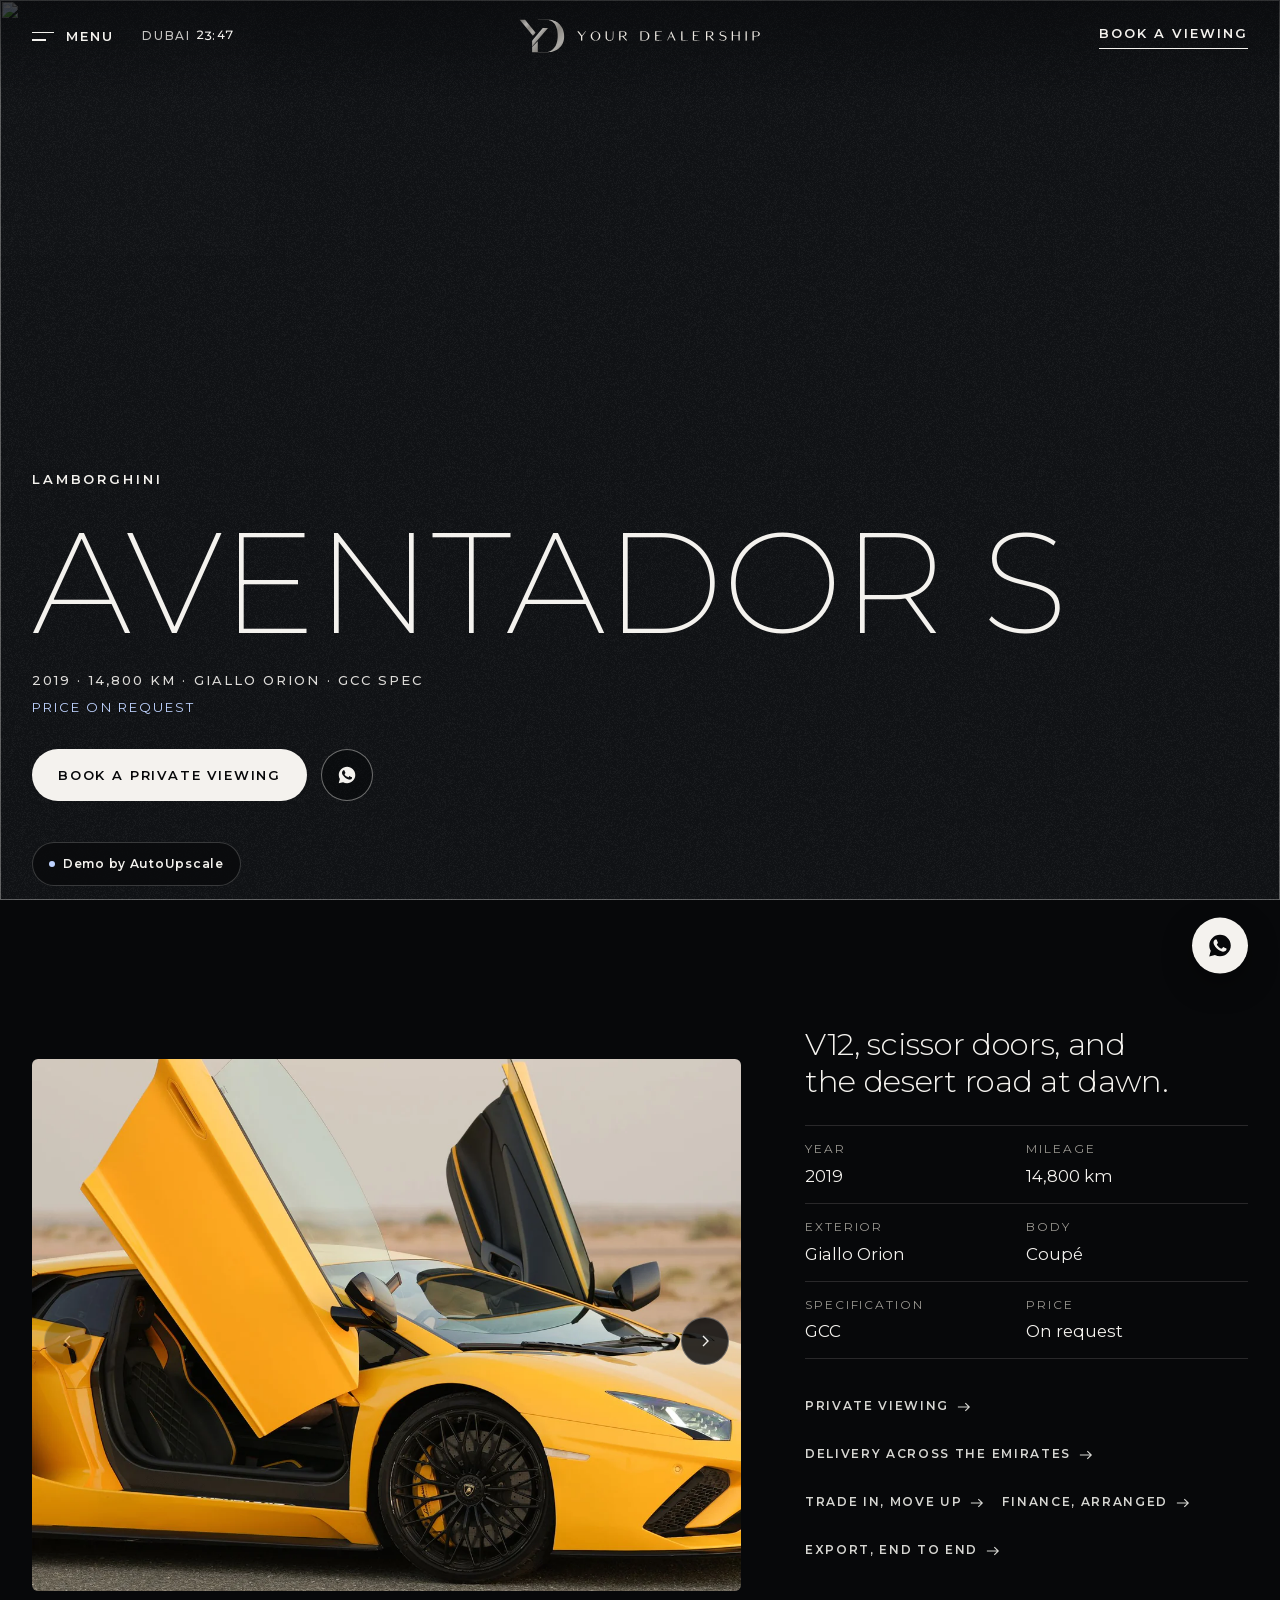
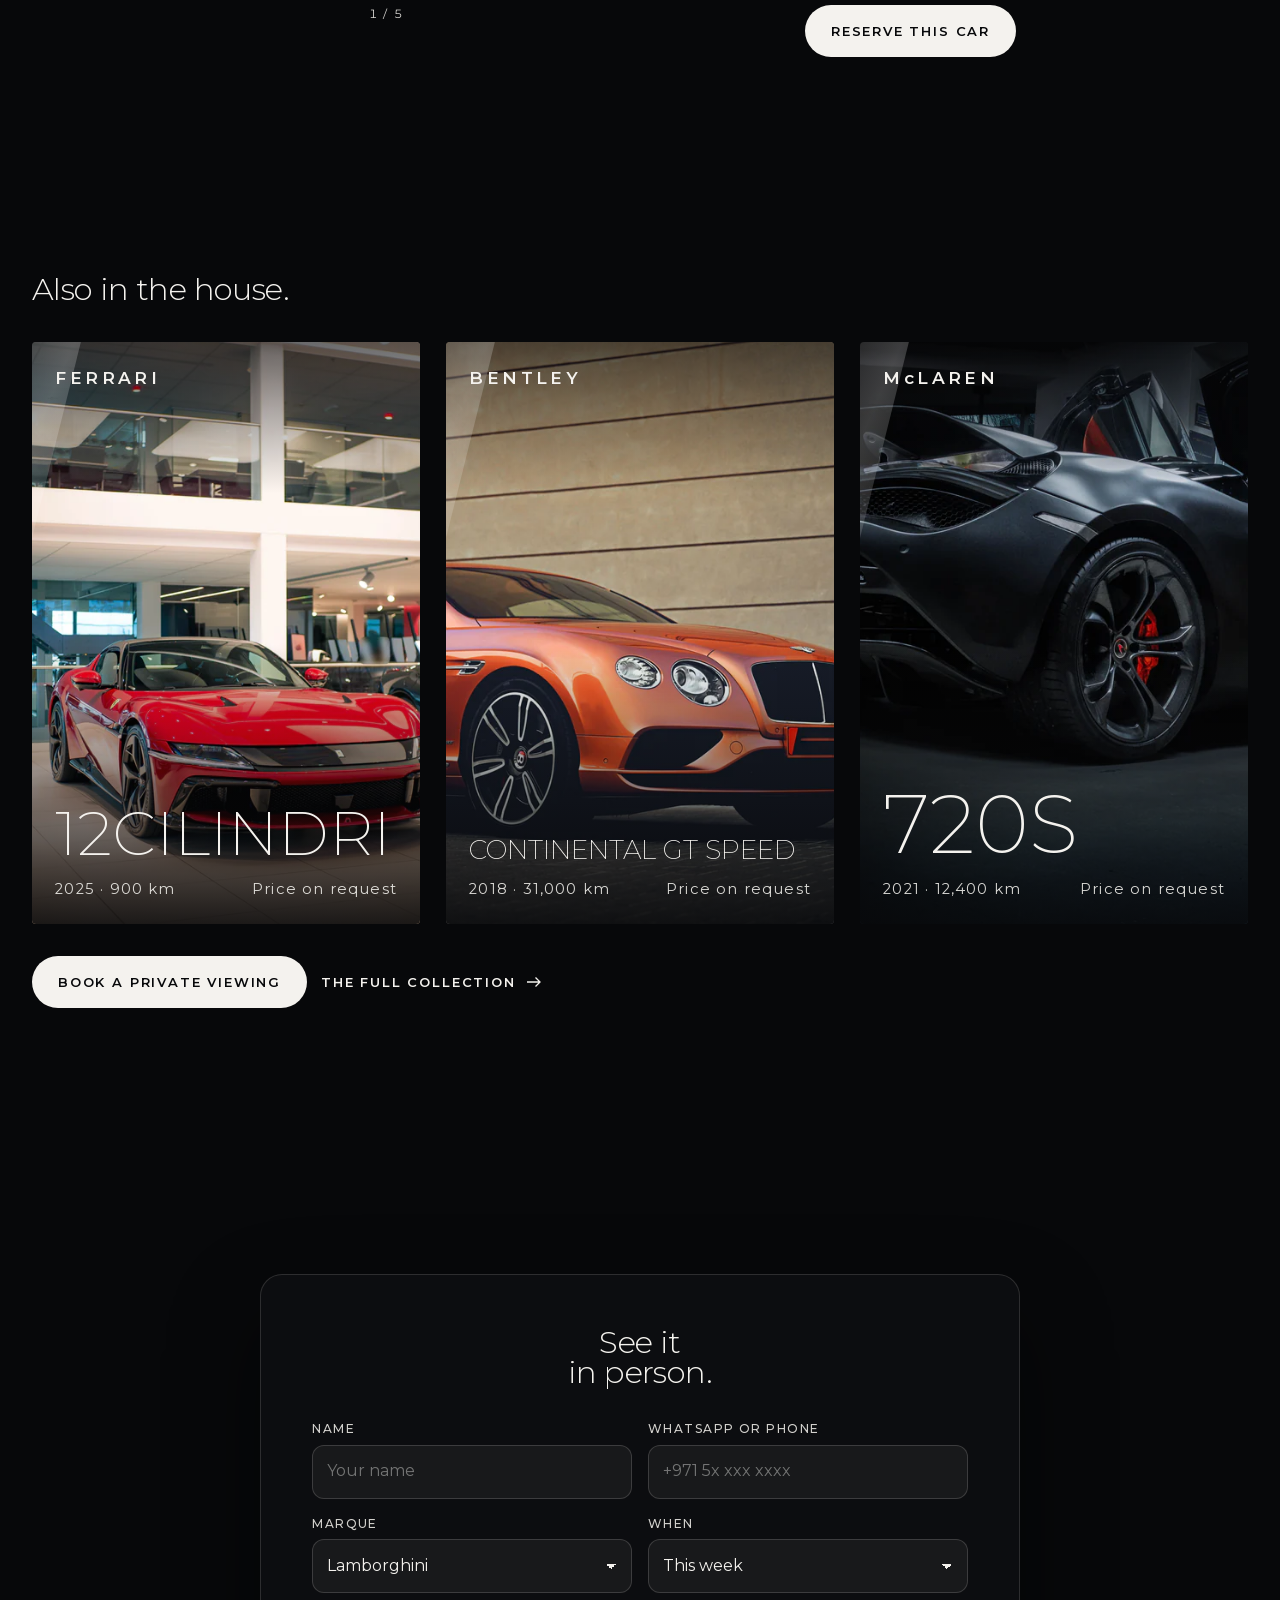
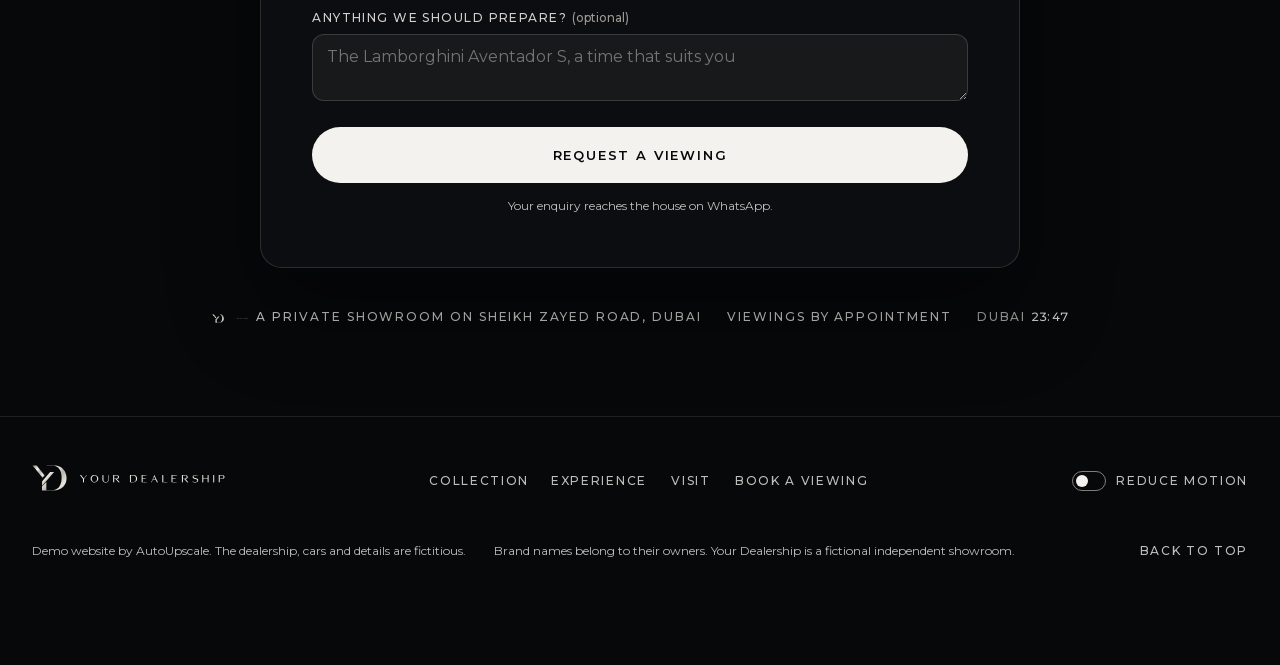
<file: demo/site/vehicles/lamborghini-aventador-s/index.html>
<!doctype html>
<html lang="en" class="no-js" data-page="vehicle">
<head>
<meta charset="utf-8">
<meta name="viewport" content="width=device-width, initial-scale=1, viewport-fit=cover">
<title>Lamborghini Aventador S 2019 · Your Dealership, Dubai</title>
<meta name="description" content="Lamborghini Aventador S, 2019, 14,800 km, Giallo Orion, GCC specification. In the Your Dealership showroom on Sheikh Zayed Road, Dubai. Price on request.">
<meta name="robots" content="noindex, nofollow">
<meta name="theme-color" content="#07080A">
<meta property="og:type" content="website">
<meta property="og:site_name" content="Your Dealership">
<meta property="og:title" content="Lamborghini Aventador S 2019 · Your Dealership, Dubai">
<meta property="og:description" content="Lamborghini Aventador S, 2019, 14,800 km, Giallo Orion, GCC specification. In the Your Dealership showroom on Sheikh Zayed Road, Dubai. Price on request.">
<meta property="og:image" content="../../media/og/car-lamborghini-aventador-s.jpg">
<meta property="og:image:width" content="1200"><meta property="og:image:height" content="630">
<meta name="twitter:card" content="summary_large_image">
<link rel="icon" href="../../favicon.ico" sizes="48x48">
<link rel="icon" href="../../icons/icon.svg" type="image/svg+xml">
<link rel="apple-touch-icon" href="../../icons/icon-192.png">
<link rel="preload" as="font" type="font/woff2" crossorigin href="../../assets/fonts/montserrat-latin.woff2">
<script>window.__yd0=performance.now();!function(d,h){h.className=h.className.replace('no-js','js');var q=location.search,m=0;try{m=localStorage.getItem('yd-calma')==='1'}catch(e){}if(m)h.classList.add('sem-movimento');if(/[?&]embed=1/.test(q))h.classList.add('embed');if(/[?&]showreel=1/.test(q))h.classList.add('showreel');try{if(sessionStorage.getItem('yd-corte')==='1'){h.classList.add('chega');sessionStorage.removeItem('yd-corte')}}catch(e){}h.classList.add('aberto');}(document,document.documentElement)</script>
<link rel="stylesheet" href="../../assets/site.css?v=9c7779f3">
<script type="application/json" id="cfg">{"root":"../../","crm":"../../../crm/?tour=1","au":"https://autoupscale.pt/#contact","home":false,"streak":"../../media/img/streak.png","burn":"../../media/img/glow.png"}</script>
<script type="application/json" id="scenes">{"car-lamborghini-aventador-s":{"k":"img","L":[[3840,"../../media/img/lamborghini-aventador-s-3840.webp"],[2560,"../../media/img/lamborghini-aventador-s-2560.webp"],[1920,"../../media/img/lamborghini-aventador-s-1920.webp"],[1280,"../../media/img/lamborghini-aventador-s-1280.webp"]],"P":[[1440,"../../media/img/lamborghini-aventador-s-p-1440.webp"],[1080,"../../media/img/lamborghini-aventador-s-p-1080.webp"],[720,"../../media/img/lamborghini-aventador-s-p-720.webp"]],"veil":0.55,"tone":"dark","pos":"50% 50%","posP":"50% 50%","grad":"hero"},"black":{"k":"black","veil":0},"credits":{"k":"img","L":[[3840,"../../media/img/h1-3840.webp"],[2560,"../../media/img/h1-2560.webp"],[1920,"../../media/img/h1-1920.webp"],[1280,"../../media/img/h1-1280.webp"]],"P":[[1382,"../../media/img/h1-p-1382.webp"],[1080,"../../media/img/h1-p-1080.webp"],[720,"../../media/img/h1-p-720.webp"]],"veil":0.5,"tone":"dark","pos":"50% 50%","posP":"50% 50%","grad":""}}</script>

<script src="../../assets/site.js?v=9c7779f3" defer></script>
</head>
<body id="top">
<a class="salta" href="#main">Skip to content</a>

<div id="stage" aria-hidden="true"><div class="cenas"></div><i class="veu-palco"></i><i class="matte top"></i><i class="matte bottom"></i><div class="strips"><i></i><i></i><i></i><i></i><i></i><i></i></div><i class="grain"></i></div>
<header class="cab" data-cab>
  <div class="cab-esq"><button class="menu-btn" type="button" aria-label="Menu" aria-expanded="false" aria-controls="menu" data-menu-open><span class="menu-ic" aria-hidden="true"><i></i><i></i></span><span class="mask"><span class="menu-t">Menu</span></span></button><span class="hora cab-hora" data-hora><span class="sr" data-hora-txt>Dubai time</span><span class="hora-l" aria-hidden="true">Dubai</span> <span class="dig" aria-hidden="true"><i data-d="0"></i><i data-d="0"></i><b>:</b><i data-d="0"></i><i data-d="0"></i></span></span></div>
  <a class="cab-marca" href="../.././" aria-label="Your Dealership, home"><span class="marca "><svg class="yd-c-mono" viewBox="352 342 320 237" aria-hidden="true"><defs><linearGradient id="yd-mc" x1="0" y1="0" x2="1" y2="1"><stop offset="0" stop-color="#8E8A84"/><stop offset=".35" stop-color="#F2EFEA"/><stop offset=".55" stop-color="#B9B4AC"/><stop offset=".8" stop-color="#E9E5DE"/><stop offset="1" stop-color="#9C978F"/></linearGradient></defs><g class="yd-mono" fill="url(#yd-mc)"><path class="yd-y-esq" d="M357 346.6 L394.5 346.6 L467.6 437.2 L449 458.2 Z"/><path class="yd-y-dir" d="M517.5 405.6 L554.2 405.6 L443.5 533.4 L443.5 496.2 L447.6 488.6 Z"/><path class="yd-d" d="M483 346.6 L568 346.6 L581.5 348.5 C582.3 348.8 584.1 349.7 586.3 350.5 C588.6 351.3 592.2 352.5 595.0 353.5 C597.8 354.5 600.7 355.3 603.3 356.5 C606.0 357.7 608.4 359.0 611.0 360.5 C613.6 362.0 616.4 363.7 619.0 365.5 C621.6 367.3 624.1 369.3 626.7 371.5 C629.2 373.7 631.9 376.0 634.3 378.5 C636.8 381.0 639.1 383.7 641.3 386.5 C643.6 389.3 645.9 392.3 648.0 395.5 C650.1 398.7 651.9 402.0 653.7 405.5 C655.4 409.0 657.2 412.7 658.7 416.5 C660.1 420.3 661.3 424.5 662.3 428.5 C663.4 432.5 664.3 436.5 665.0 440.5 C665.7 444.5 666.1 448.5 666.3 452.5 C666.6 456.5 666.7 460.5 666.7 464.5 C666.6 468.5 666.4 472.5 666.0 476.5 C665.6 480.5 665.1 484.7 664.3 488.5 C663.6 492.3 662.8 495.8 661.7 499.5 C660.5 503.2 658.9 507.0 657.3 510.5 C655.7 514.0 653.9 517.3 652.0 520.5 C650.1 523.7 648.1 526.7 646.0 529.5 C643.9 532.3 641.6 535.0 639.3 537.5 C637.1 540.0 634.8 542.3 632.3 544.5 C629.9 546.7 627.2 548.7 624.7 550.5 C622.2 552.3 619.9 554.0 617.3 555.5 C614.8 557.0 612.0 558.2 609.3 559.5 C606.7 560.8 604.2 562.3 601.3 563.5 C598.5 564.7 595.4 565.5 592.3 566.5 C589.3 567.5 586.1 568.7 583.0 569.5 C579.9 570.3 577.2 571.0 574.0 571.5 C570.8 572.0 566.2 572.2 563.7 572.5 C561.2 572.8 559.8 573.3 559.0 573.5 L548 574.0 L443.5 574.0 L443.5 537.8 L483 497 L483 571.3 L556.5 571.3 L556.5 570.5 C557.1 570.2 558.2 569.2 560.0 568.5 C561.8 567.8 564.8 567.3 567.0 566.5 C569.2 565.7 571.2 564.7 573.3 563.5 C575.4 562.3 577.5 561.0 579.7 559.5 C581.8 558.0 584.2 556.3 586.3 554.5 C588.5 552.7 590.6 550.7 592.7 548.5 C594.7 546.3 596.8 544.0 598.7 541.5 C600.6 539.0 602.3 536.3 604.0 533.5 C605.7 530.7 607.2 527.7 608.7 524.5 C610.2 521.3 611.7 518.0 613.0 514.5 C614.3 511.0 615.3 507.3 616.3 503.5 C617.3 499.7 618.3 495.7 619.0 491.5 C619.7 487.3 620.2 482.8 620.7 478.5 C621.1 474.2 621.5 469.8 621.7 465.5 C621.8 461.2 621.8 456.8 621.7 452.5 C621.6 448.2 621.4 443.7 621.0 439.5 C620.6 435.3 620.0 431.5 619.3 427.5 C618.7 423.5 617.9 419.3 617.0 415.5 C616.1 411.7 614.8 408.0 613.7 404.5 C612.5 401.0 611.3 397.7 610.0 394.5 C608.7 391.3 607.2 388.3 605.7 385.5 C604.1 382.7 602.4 380.0 600.7 377.5 C598.9 375.0 596.9 372.7 595.0 370.5 C593.1 368.3 591.1 366.3 589.0 364.5 C586.9 362.7 584.8 361.0 582.7 359.5 C580.5 358.0 578.3 356.7 576.0 355.5 C573.7 354.3 571.1 353.3 568.7 352.5 C566.3 351.7 563.4 351.0 561.7 350.5 C559.9 350.0 558.6 349.7 558.0 349.5 L484.2 348.3 Z"/></g></svg><svg class="yd-c-nome" viewBox="145 622 740 48" aria-hidden="true"><g class="yd-nome" fill="#EEEAE3"><path transform="translate(142 619) scale(.25) translate(0.000000,216.000000) scale(0.100000,-0.100000)" d="M341 1826 c-7 -8 -4 -21 7 -38 34 -50 161 -216 298 -388 77 -96 170
-216 206 -267 l66 -92 7 -286 c4 -157 5 -304 1 -327 -11 -69 9 -88 95 -88 119
0 109 -31 109 358 0 322 1 339 21 371 28 46 204 282 314 421 99 124 200 257
227 298 23 35 7 56 -36 48 -41 -8 -49 -17 -183 -193 -186 -245 -374 -478 -387
-481 -12 -3 -79 69 -115 122 -8 12 -40 53 -71 91 -31 39 -94 120 -140 180
-112 148 -208 262 -228 271 -30 12 -181 12 -191 0z"/><path transform="translate(142 619) scale(.25) translate(0.000000,216.000000) scale(0.100000,-0.100000)" d="M3090 1819 c-284 -64 -473 -228 -582 -507 -29 -73 -31 -84 -31 -222
0 -150 10 -199 67 -332 69 -162 248 -315 446 -380 90 -30 104 -32 250 -32 170
-1 214 8 340 66 302 141 470 440 431 765 -40 325 -271 567 -613 643 -108 25
-197 24 -308 -1z m251 -68 c77 -13 184 -66 243 -120 268 -249 282 -786 29
-1061 -150 -163 -413 -200 -626 -87 -212 112 -348 495 -277 780 90 359 322
538 631 488z"/><path transform="translate(142 619) scale(.25) translate(0.000000,216.000000) scale(0.100000,-0.100000)" d="M4870 1821 c-14 -28 -14 -963 1 -1050 19 -106 62 -186 145 -268 41
-40 79 -73 86 -73 6 0 19 -6 27 -14 22 -19 150 -61 243 -80 102 -21 180 -20
286 3 247 56 392 189 436 405 24 116 24 1056 0 1080 -19 19 -60 21 -71 4 -4
-7 -10 -249 -13 -538 -7 -590 -5 -578 -83 -691 -84 -123 -230 -189 -417 -189
-189 0 -335 80 -396 218 -49 111 -54 175 -54 701 0 365 -3 490 -12 499 -7 7
-43 12 -90 12 -66 0 -79 -3 -88 -19z"/><path transform="translate(142 619) scale(.25) translate(0.000000,216.000000) scale(0.100000,-0.100000)" d="M7041 1827 c-19 -19 -15 -1461 4 -1477 16 -14 167 -11 182 3 4 5 10
156 13 335 l5 327 131 3 c155 3 123 22 300 -178 70 -80 149 -167 175 -195 26
-27 63 -68 81 -91 74 -92 162 -190 180 -200 11 -6 58 -10 105 -9 136 2 136 2
-64 216 -248 268 -393 432 -393 446 0 14 19 19 96 27 122 12 267 117 320 233
24 51 27 70 27 163 0 129 -19 177 -103 261 -124 125 -195 140 -685 144 -255 2
-366 0 -374 -8z m779 -108 c116 -55 170 -146 170 -289 0 -162 -75 -269 -220
-315 -64 -20 -504 -35 -522 -17 -7 7 -13 433 -8 645 0 5 118 7 263 5 258 -3
263 -3 317 -29z"/><path transform="translate(142 619) scale(.25) translate(0.000000,216.000000) scale(0.100000,-0.100000)" d="M10438 1829 c-17 -13 -18 -61 -18 -738 0 -530 3 -727 11 -737 17 -21
677 -20 808 1 204 33 354 115 467 255 131 163 178 365 144 630 -37 286 -274
520 -584 575 -128 23 -803 34 -828 14z m790 -103 c260 -78 406 -309 406 -641
0 -183 -34 -302 -125 -435 -81 -121 -177 -180 -342 -214 -88 -19 -531 -23
-542 -6 -4 7 -8 900 -5 1313 0 4 118 7 263 7 251 0 267 -1 345 -24z"/><path transform="translate(142 619) scale(.25) translate(0.000000,216.000000) scale(0.100000,-0.100000)" d="M12792 1828 c-9 -9 -12 -184 -12 -734 0 -644 2 -724 16 -738 24 -24
1034 -24 1058 0 9 8 16 19 16 24 0 5 -7 16 -16 24 -13 14 -67 16 -434 16 -257
0 -421 4 -425 10 -3 5 -6 152 -6 326 -1 257 1 318 12 325 8 5 144 9 303 8 316
0 326 1 312 55 -6 26 -6 26 -310 26 -256 0 -305 2 -316 15 -15 18 -12 532 3
553 7 9 106 12 433 12 413 0 424 0 434 20 13 24 -1 56 -27 63 -46 11 -1029 7
-1041 -5z"/><path transform="translate(142 619) scale(.25) translate(0.000000,216.000000) scale(0.100000,-0.100000)" d="M15353 1812 c-7 -4 -19 -26 -28 -47 -9 -22 -22 -53 -30 -70 -13 -27
-109 -249 -224 -516 -22 -53 -41 -99 -41 -102 0 -4 -15 -39 -34 -79 -165 -356
-169 -366 -223 -498 -19 -47 -39 -89 -44 -95 -27 -27 5 -71 44 -61 19 4 37 33
84 133 74 157 153 337 153 351 0 6 7 18 16 26 13 14 54 16 298 16 261 0 284
-1 299 -18 10 -10 17 -21 17 -24 0 -4 25 -58 55 -122 30 -63 55 -118 55 -121
0 -3 12 -32 26 -63 15 -31 37 -81 51 -110 29 -64 50 -74 147 -70 65 3 71 5 74
26 2 12 -5 37 -16 55 -11 17 -23 43 -27 57 -8 27 -43 103 -132 290 -31 63 -69
144 -85 180 -43 95 -51 112 -118 255 -112 235 -153 323 -239 506 -11 25 -21
53 -21 61 0 17 -25 48 -38 48 -4 0 -12 -4 -19 -8z m-12 -349 c12 -27 49 -106
84 -178 77 -156 127 -273 129 -300 1 -19 -6 -20 -228 -23 -134 -1 -234 2 -239
7 -6 6 31 100 97 248 58 132 106 248 106 259 0 51 27 44 51 -13z"/><path transform="translate(142 619) scale(.25) translate(0.000000,216.000000) scale(0.100000,-0.100000)" d="M16964 1828 c-4 -7 -10 -337 -12 -734 -3 -634 -1 -723 12 -736 24
-24 1026 -26 1050 -3 18 19 19 24 6 45 -8 13 -71 16 -432 20 l-423 5 -3 689
c-2 624 -4 691 -19 708 -20 22 -166 27 -179 6z"/><path transform="translate(142 619) scale(.25) translate(0.000000,216.000000) scale(0.100000,-0.100000)" d="M18830 1821 c-15 -30 -14 -1453 2 -1469 14 -14 1024 -17 1046 -3 8 5
12 21 10 37 -3 29 -3 29 -422 32 -289 1 -423 6 -433 13 -10 9 -13 76 -13 329
0 290 1 318 17 324 9 4 147 6 306 5 312 -1 310 -2 305 51 -3 25 -3 25 -305 30
-194 3 -306 9 -313 16 -7 7 -9 101 -8 285 l3 274 430 5 c237 3 431 7 433 8 11
10 -1 63 -17 72 -13 6 -196 10 -525 10 -489 0 -506 -1 -516 -19z"/><path transform="translate(142 619) scale(.25) translate(0.000000,216.000000) scale(0.100000,-0.100000)" d="M20932 1828 c-9 -9 -12 -187 -12 -738 0 -551 3 -729 12 -738 14 -14
156 -16 178 -2 13 8 15 57 17 331 1 256 4 324 15 331 13 9 245 3 270 -8 7 -3
25 -20 39 -39 38 -50 125 -151 199 -230 36 -38 104 -113 150 -165 47 -52 114
-126 150 -163 l64 -68 91 3 c90 3 90 3 93 30 2 16 -1 28 -6 28 -6 0 -57 53
-113 118 -57 64 -135 151 -174 192 -114 123 -255 289 -255 300 0 5 15 10 33
10 37 0 115 20 169 44 127 55 217 164 239 291 25 144 -12 268 -106 352 -120
108 -252 133 -710 133 -244 0 -334 -3 -343 -12z m788 -109 c108 -50 153 -135
154 -284 2 -268 -127 -349 -544 -343 l-195 3 -5 315 c-3 173 -3 321 -1 328 3
11 57 13 270 10 262 -3 267 -3 321 -29z"/><path transform="translate(142 619) scale(.25) translate(0.000000,216.000000) scale(0.100000,-0.100000)" d="M23542 1839 c-226 -27 -391 -138 -441 -295 -26 -84 -26 -104 0 -187
50 -160 213 -266 494 -322 314 -63 425 -146 425 -316 0 -96 -66 -206 -149
-249 -132 -68 -327 -81 -499 -34 -90 24 -207 77 -243 110 -24 22 -54 17 -67
-11 -19 -41 -16 -45 89 -103 300 -166 733 -141 936 55 97 94 118 144 118 283
0 129 -5 142 -83 237 -89 108 -220 167 -532 238 -240 54 -324 118 -322 245 2
106 58 187 165 236 60 28 67 29 222 29 152 0 163 -2 225 -28 92 -39 111 -49
142 -69 35 -24 54 -23 72 4 25 35 20 44 -36 75 -168 92 -331 124 -516 102z"/><path transform="translate(142 619) scale(.25) translate(0.000000,216.000000) scale(0.100000,-0.100000)" d="M25052 1828 c-9 -9 -12 -187 -12 -740 0 -836 -13 -748 108 -748 46 0
73 5 81 13 7 9 12 126 13 363 l3 349 429 3 c337 2 431 0 438 -10 4 -7 7 -168
7 -357 0 -275 2 -346 13 -352 19 -12 146 -11 169 1 19 10 19 29 19 734 0 638
-2 725 -15 736 -23 19 -164 18 -176 0 -5 -8 -10 -132 -11 -275 -3 -369 -3
-364 -14 -375 -7 -7 -159 -9 -435 -8 l-424 3 -3 325 c-2 291 -4 326 -19 338
-22 16 -155 16 -171 0z"/><path transform="translate(142 619) scale(.25) translate(0.000000,216.000000) scale(0.100000,-0.100000)" d="M27266 1824 c-14 -14 -16 -95 -16 -739 0 -830 -12 -745 104 -745 105
0 96 -74 96 754 0 548 -3 725 -12 734 -19 19 -153 16 -172 -4z"/><path transform="translate(142 619) scale(.25) translate(0.000000,216.000000) scale(0.100000,-0.100000)" d="M28376 1825 c-15 -15 -16 -81 -16 -740 0 -706 0 -725 19 -735 24 -12
151 -13 170 -1 12 8 15 67 18 332 2 177 5 325 8 327 2 3 107 4 232 3 355 -2
510 35 616 147 74 80 99 140 105 254 4 92 3 100 -26 162 -62 132 -170 211
-328 242 -134 26 -773 33 -798 9z m776 -113 c108 -53 160 -144 160 -282 0
-163 -66 -264 -207 -315 -61 -22 -523 -32 -530 -11 -7 18 -12 635 -6 641 3 3
120 5 261 3 256 -3 256 -3 322 -36z"/></g></svg></span></a>
  <div class="cab-dir"><a class="cab-book" href="#book" data-sheet data-intent="Private viewing"><span class="mask"><span>Book a viewing</span></span></a></div>
</header>
<div class="menu" id="menu" role="dialog" aria-modal="true" aria-label="Menu" hidden>
  <div class="menu-fundo" aria-hidden="true"><i class="mt"></i><i class="mb"></i></div>
  <div class="menu-in">
    <button class="menu-fecha" type="button" data-menu-close aria-label="Close the menu"><svg class="ic" viewBox="0 0 16 16" aria-hidden="true"><path d="m3 3 10 10M13 3 3 13" fill="none" stroke="currentColor" stroke-width="1.4"/></svg></button>
    <nav class="menu-nav" aria-label="Main"><ol>
      <li><a href="../.././"><span class="li">Home</span></a></li>
      <li><a href="../../collection/"><span class="li">Collection</span></a></li><li><a href="../../experience/"><span class="li">Experience</span></a></li><li><a href="../../visit/"><span class="li">Visit</span></a></li>
      <li><a href="#book" data-sheet data-intent="Private viewing"><span class="li">Book a viewing</span></a></li>
    </ol></nav>
    <div class="menu-pe"><span class="hora menu-hora" data-hora><span class="sr" data-hora-txt>Dubai time</span><span class="hora-l" aria-hidden="true">Dubai</span> <span class="dig" aria-hidden="true"><i data-d="0"></i><i data-d="0"></i><b>:</b><i data-d="0"></i><i data-d="0"></i></span></span><span class="menu-ap">Viewings by appointment</span>
      <a class="btn round" href="#book" data-sheet data-intent="WhatsApp" aria-label="WhatsApp the house"><svg class="ic" viewBox="0 0 24 24" aria-hidden="true"><path fill="currentColor" d="M12.04 2C6.58 2 2.13 6.45 2.13 11.91c0 1.75.46 3.45 1.32 4.95L2.05 22l5.25-1.38a9.9 9.9 0 0 0 4.74 1.21c5.46 0 9.91-4.45 9.91-9.91S17.5 2 12.04 2Zm5.8 14.13c-.25.69-1.45 1.32-2 1.4-.51.08-1.16.11-1.87-.12-.43-.14-.98-.32-1.69-.62-2.97-1.28-4.91-4.27-5.06-4.47-.15-.2-1.21-1.61-1.21-3.07 0-1.46.77-2.18 1.04-2.48.27-.3.59-.37.79-.37h.57c.18 0 .43-.07.67.51.25.6.84 2.06.92 2.21.07.15.12.32.02.52-.1.2-.15.32-.3.5-.15.17-.31.39-.45.52-.15.15-.3.31-.13.6.17.3.77 1.27 1.65 2.06 1.13 1.01 2.09 1.32 2.39 1.47.3.15.47.12.64-.07.17-.2.74-.86.94-1.16.2-.3.39-.25.66-.15.27.1 1.72.81 2.02.96.3.15.49.22.57.35.07.12.07.72-.18 1.41Z"/></svg></a></div>
  </div>
</div>
<main id="main" tabindex="-1">

<section id="vehicle" class="s-ficha" data-scene="car-lamborghini-aventador-s" data-cut="fade" aria-labelledby="v-t">
  <p class="ficha-marca"><a href="../../collection/?marque=lamborghini">LAMBORGHINI</a></p>
  <h1 class="ficha-t" id="v-t" style="--k:7.2595"><span class="ln"><span class="li">AVENTADOR S</span></span><span class="sr"> 2019</span></h1>
  <p class="ficha-l">2019&nbsp;· 14,800&nbsp;km&nbsp;· Giallo&nbsp;Orion&nbsp;· GCC&nbsp;spec</p>
  <p class="ficha-preco">Price on request</p>
  <div class="acts"><a class="btn solid" href="#book" data-sheet data-intent="Private viewing · Lamborghini Aventador S"><span class="btn-t">Book a private viewing</span></a><a class="btn round wa" href="#book" data-sheet data-intent="WhatsApp · Lamborghini Aventador S" aria-label="WhatsApp the house about this car"><svg class="ic" viewBox="0 0 24 24" aria-hidden="true"><path fill="currentColor" d="M12.04 2C6.58 2 2.13 6.45 2.13 11.91c0 1.75.46 3.45 1.32 4.95L2.05 22l5.25-1.38a9.9 9.9 0 0 0 4.74 1.21c5.46 0 9.91-4.45 9.91-9.91S17.5 2 12.04 2Zm5.8 14.13c-.25.69-1.45 1.32-2 1.4-.51.08-1.16.11-1.87-.12-.43-.14-.98-.32-1.69-.62-2.97-1.28-4.91-4.27-5.06-4.47-.15-.2-1.21-1.61-1.21-3.07 0-1.46.77-2.18 1.04-2.48.27-.3.59-.37.79-.37h.57c.18 0 .43-.07.67.51.25.6.84 2.06.92 2.21.07.15.12.32.02.52-.1.2-.15.32-.3.5-.15.17-.31.39-.45.52-.15.15-.3.31-.13.6.17.3.77 1.27 1.65 2.06 1.13 1.01 2.09 1.32 2.39 1.47.3.15.47.12.64-.07.17-.2.74-.86.94-1.16.2-.3.39-.25.66-.15.27.1 1.72.81 2.02.96.3.15.49.22.57.35.07.12.07.72-.18 1.41Z"/></svg><span class="btn-t so-tel">WhatsApp</span></a></div>
</section>
<section id="gallery" class="s-galeria" data-scene="black" data-cut="shutter" aria-label="Photographs">
  <div class="gal" data-gal>
    <button class="seta-btn prev" type="button" aria-label="Previous photograph" data-prev><svg class="ic" viewBox="0 0 16 16" aria-hidden="true"><path d="M10 3 5 8l5 5" fill="none" stroke="currentColor" stroke-width="1.4"/></svg></button>
    <ul class="gal-pista" data-pista>
      <li class="gal-f"><button type="button" class="gal-b" data-zoom="0" aria-label="Open photograph 1 full screen"><img src="../../media/img/lamborghini-aventador-s-card-480.webp" srcset="../../media/img/lamborghini-aventador-s-card-1200.webp 1200w, ../../media/img/lamborghini-aventador-s-card-800.webp 800w, ../../media/img/lamborghini-aventador-s-card-480.webp 480w" sizes="(max-width: 760px) 92vw, 70vw" width="1200" height="1800" alt="Yellow Lamborghini Aventador S with its doors up on a desert road" decoding="async"></button></li>
      <li class="gal-f"><button type="button" class="gal-b" data-zoom="1" aria-label="Open photograph 2 full screen"><img src="../../media/img/lamborghini-aventador-s-d1-960.webp" srcset="../../media/img/lamborghini-aventador-s-d1-1228.webp 1228w, ../../media/img/lamborghini-aventador-s-d1-960.webp 960w" sizes="(max-width: 760px) 92vw, 70vw" width="1228" height="921" alt="Yellow Lamborghini Aventador S with its doors up on a desert road, detail 1" loading="lazy" decoding="async"></button></li>
      <li class="gal-f"><button type="button" class="gal-b" data-zoom="2" aria-label="Open photograph 3 full screen"><img src="../../media/img/lamborghini-aventador-s-d2-960.webp" srcset="../../media/img/lamborghini-aventador-s-d2-1074.webp 1074w, ../../media/img/lamborghini-aventador-s-d2-960.webp 960w" sizes="(max-width: 760px) 92vw, 70vw" width="1074" height="805" alt="Yellow Lamborghini Aventador S with its doors up on a desert road, detail 2" loading="lazy" decoding="async"></button></li>
      <li class="gal-f"><button type="button" class="gal-b" data-zoom="3" aria-label="Open photograph 4 full screen"><img src="../../media/img/lamborghini-aventador-s-d3-960.webp" srcset="../../media/img/lamborghini-aventador-s-d3-1458.webp 1458w, ../../media/img/lamborghini-aventador-s-d3-960.webp 960w" sizes="(max-width: 760px) 92vw, 70vw" width="1458" height="1093" alt="Yellow Lamborghini Aventador S with its doors up on a desert road, detail 3" loading="lazy" decoding="async"></button></li>
      <li class="gal-f"><button type="button" class="gal-b" data-zoom="4" aria-label="Open photograph 5 full screen"><img src="../../media/img/lamborghini-aventador-s-1280.webp" srcset="../../media/img/lamborghini-aventador-s-3840.webp 3840w, ../../media/img/lamborghini-aventador-s-2560.webp 2560w, ../../media/img/lamborghini-aventador-s-1920.webp 1920w, ../../media/img/lamborghini-aventador-s-1280.webp 1280w" sizes="(max-width: 760px) 92vw, 70vw" width="3840" height="2304" alt="Yellow Lamborghini Aventador S with its doors up on a desert road, detail 4" loading="lazy" decoding="async"></button></li>
    </ul>
    <button class="seta-btn next" type="button" aria-label="Next photograph" data-next><svg class="ic" viewBox="0 0 16 16" aria-hidden="true"><path d="m6 3 5 5-5 5" fill="none" stroke="currentColor" stroke-width="1.4"/></svg></button>
    <p class="contador" aria-live="polite"><span data-n>1</span> / 5</p>
  </div>
  <div class="ficha-g">
    <p class="ficha-frase">V12, scissor doors, and the desert road at dawn.</p>
    <dl class="specs">
      <div><dt>Year</dt><dd>2019</dd></div><div><dt>Mileage</dt><dd>14,800 km</dd></div>
      <div><dt>Exterior</dt><dd>Giallo Orion</dd></div><div><dt>Body</dt><dd>Coupé</dd></div>
      <div><dt>Specification</dt><dd>GCC</dd></div><div><dt>Price</dt><dd>On request</dd></div>
    </dl>
    <ul class="servs"><li><a href="../../experience/#private-viewing">Private viewing <svg class="ic seta-ic" viewBox="0 0 16 16" aria-hidden="true"><path d="M1 8h13M9.5 3.5 14 8l-4.5 4.5" fill="none" stroke="currentColor" stroke-width="1.3"/></svg></a></li><li><a href="../../experience/#delivery">Delivery across the Emirates <svg class="ic seta-ic" viewBox="0 0 16 16" aria-hidden="true"><path d="M1 8h13M9.5 3.5 14 8l-4.5 4.5" fill="none" stroke="currentColor" stroke-width="1.3"/></svg></a></li><li><a href="../../experience/#trade-in">Trade in, move up <svg class="ic seta-ic" viewBox="0 0 16 16" aria-hidden="true"><path d="M1 8h13M9.5 3.5 14 8l-4.5 4.5" fill="none" stroke="currentColor" stroke-width="1.3"/></svg></a></li><li><a href="../../experience/#finance">Finance, arranged <svg class="ic seta-ic" viewBox="0 0 16 16" aria-hidden="true"><path d="M1 8h13M9.5 3.5 14 8l-4.5 4.5" fill="none" stroke="currentColor" stroke-width="1.3"/></svg></a></li><li><a href="../../experience/#export">Export, end to end <svg class="ic seta-ic" viewBox="0 0 16 16" aria-hidden="true"><path d="M1 8h13M9.5 3.5 14 8l-4.5 4.5" fill="none" stroke="currentColor" stroke-width="1.3"/></svg></a></li></ul>
    <div class="acts"><a class="btn solid" href="#book" data-sheet data-intent="Reserve · Lamborghini Aventador S"><span class="btn-t">Reserve this car</span></a></div>
  </div>
</section>
<section id="also" class="s-tambem" data-scene="black" data-cut="beat" aria-labelledby="also-t">
  <h2 class="h2 medio" id="also-t"><span class="ln"><span class="li">Also in the house.</span></span></h2>
  <ul class="grade tres"><li class="cartaz" style="--i:0"><a href="../../vehicles/ferrari-12cilindri/" aria-label="Ferrari 12Cilindri, price on request">
      <figure class="cartaz-img"><img src="../../media/img/ferrari-12cilindri-card-800.webp" srcset="../../media/img/ferrari-12cilindri-card-1200.webp 1200w, ../../media/img/ferrari-12cilindri-card-800.webp 800w, ../../media/img/ferrari-12cilindri-card-480.webp 480w" sizes="(max-width: 760px) 86vw, 29vw" width="1200" height="1800" alt="Red Ferrari 12Cilindri in a showroom" loading="lazy" decoding="async"><i class="cartaz-glint" aria-hidden="true"></i></figure>
      <span class="cartaz-marca">FERRARI</span>
      <span class="cartaz-modelo" style="--k:5.4198">12CILINDRI</span>
      <span class="cartaz-pe"><span>2025 · 900 km</span><span>Price on request</span></span>
    </a></li>
<li class="cartaz" style="--i:1"><a href="../../vehicles/bentley-continental-gt-speed/" aria-label="Bentley Continental GT Speed, price on request">
      <figure class="cartaz-img"><img src="../../media/img/bentley-continental-gt-speed-card-800.webp" srcset="../../media/img/bentley-continental-gt-speed-card-1200.webp 1200w, ../../media/img/bentley-continental-gt-speed-card-800.webp 800w, ../../media/img/bentley-continental-gt-speed-card-480.webp 480w" sizes="(max-width: 760px) 86vw, 29vw" width="1200" height="1800" alt="Orange Bentley Continental GT Speed against a ribbed wall" loading="lazy" decoding="async"><i class="cartaz-glint" aria-hidden="true"></i></figure>
      <span class="cartaz-marca">BENTLEY</span>
      <span class="cartaz-modelo" style="--k:12.5648">CONTINENTAL GT SPEED</span>
      <span class="cartaz-pe"><span>2018 · 31,000 km</span><span>Price on request</span></span>
    </a></li>
<li class="cartaz" style="--i:2"><a href="../../vehicles/mclaren-720s/" aria-label="McLaren 720S, price on request">
      <figure class="cartaz-img"><img src="../../media/img/mclaren-720s-card-800.webp" srcset="../../media/img/mclaren-720s-card-1200.webp 1200w, ../../media/img/mclaren-720s-card-800.webp 800w, ../../media/img/mclaren-720s-card-480.webp 480w" sizes="(max-width: 760px) 86vw, 29vw" width="1200" height="1800" alt="Satin black McLaren 720S with its doors open" loading="lazy" decoding="async"><i class="cartaz-glint" aria-hidden="true"></i></figure>
      <span class="cartaz-marca">McLAREN</span>
      <span class="cartaz-modelo" style="--k:2.388">720S</span>
      <span class="cartaz-pe"><span>2021 · 12,400 km</span><span>Price on request</span></span>
    </a></li></ul>
  <div class="acts"><a class="btn solid" href="#book" data-sheet data-intent="Private viewing"><span class="btn-t">Book a private viewing</span></a><a class="link" href="../../collection/">The full collection <svg class="ic seta-ic" viewBox="0 0 16 16" aria-hidden="true"><path d="M1 8h13M9.5 3.5 14 8l-4.5 4.5" fill="none" stroke="currentColor" stroke-width="1.3"/></svg></a></div>
</section>
<section id="book" class="s-book" data-scene="credits" data-cut="fade" aria-labelledby="book-t">
  <div class="book-in">
    <h2 class="h2" id="book-t"><span class="ln"><span class="li">See it</span></span> <span class="ln"><span class="li">in person.</span></span></h2>
    <form class="form-book" data-form="book" novalidate aria-label="Book a private viewing">
      <div class="campos">
        <label class="campo"><span>Name</span><input name="name" autocomplete="name" required minlength="2" placeholder="Your name"></label>
        <label class="campo"><span>WhatsApp or phone</span><input name="phone" type="tel" inputmode="tel" autocomplete="tel" required minlength="7" placeholder="+971 5x xxx xxxx"></label>
        <label class="campo"><span>Marque</span><select name="marque" required><option value="">Choose a marque</option><option value="Rolls-Royce">Rolls-Royce</option><option value="Bentley">Bentley</option><option value="Ferrari">Ferrari</option><option value="Lamborghini" selected>Lamborghini</option><option value="McLaren">McLaren</option><option value="Mercedes-Benz">Mercedes-Benz</option><option value="Something else">Something else</option></select></label>
        <label class="campo"><span>When</span><select name="when"><option>This week</option><option>Next week</option><option>Later this month</option><option>Just exploring</option></select></label>
        <label class="campo largo"><span>Anything we should prepare? <em>(optional)</em></span><textarea name="msg" rows="2" placeholder="The Lamborghini Aventador S, a time that suits you"></textarea></label>
      </div>
      <input type="hidden" name="car" value="Lamborghini Aventador S">
      <div class="form-pe"><button class="btn solid" type="submit"><span class="btn-t">Request a viewing</span></button><p class="form-nota">Your enquiry reaches the house on WhatsApp.</p></div>
    </form>
  </div>
  <div class="creditos">
    <p class="cred-marca"><span class="marca cred"><svg class="yd-k-mono" viewBox="352 342 320 237" aria-hidden="true"><defs><linearGradient id="yd-mk" x1="0" y1="0" x2="1" y2="1"><stop offset="0" stop-color="#8E8A84"/><stop offset=".35" stop-color="#F2EFEA"/><stop offset=".55" stop-color="#B9B4AC"/><stop offset=".8" stop-color="#E9E5DE"/><stop offset="1" stop-color="#9C978F"/></linearGradient></defs><g class="yd-mono" fill="url(#yd-mk)"><path class="yd-y-esq" d="M357 346.6 L394.5 346.6 L467.6 437.2 L449 458.2 Z"/><path class="yd-y-dir" d="M517.5 405.6 L554.2 405.6 L443.5 533.4 L443.5 496.2 L447.6 488.6 Z"/><path class="yd-d" d="M483 346.6 L568 346.6 L581.5 348.5 C582.3 348.8 584.1 349.7 586.3 350.5 C588.6 351.3 592.2 352.5 595.0 353.5 C597.8 354.5 600.7 355.3 603.3 356.5 C606.0 357.7 608.4 359.0 611.0 360.5 C613.6 362.0 616.4 363.7 619.0 365.5 C621.6 367.3 624.1 369.3 626.7 371.5 C629.2 373.7 631.9 376.0 634.3 378.5 C636.8 381.0 639.1 383.7 641.3 386.5 C643.6 389.3 645.9 392.3 648.0 395.5 C650.1 398.7 651.9 402.0 653.7 405.5 C655.4 409.0 657.2 412.7 658.7 416.5 C660.1 420.3 661.3 424.5 662.3 428.5 C663.4 432.5 664.3 436.5 665.0 440.5 C665.7 444.5 666.1 448.5 666.3 452.5 C666.6 456.5 666.7 460.5 666.7 464.5 C666.6 468.5 666.4 472.5 666.0 476.5 C665.6 480.5 665.1 484.7 664.3 488.5 C663.6 492.3 662.8 495.8 661.7 499.5 C660.5 503.2 658.9 507.0 657.3 510.5 C655.7 514.0 653.9 517.3 652.0 520.5 C650.1 523.7 648.1 526.7 646.0 529.5 C643.9 532.3 641.6 535.0 639.3 537.5 C637.1 540.0 634.8 542.3 632.3 544.5 C629.9 546.7 627.2 548.7 624.7 550.5 C622.2 552.3 619.9 554.0 617.3 555.5 C614.8 557.0 612.0 558.2 609.3 559.5 C606.7 560.8 604.2 562.3 601.3 563.5 C598.5 564.7 595.4 565.5 592.3 566.5 C589.3 567.5 586.1 568.7 583.0 569.5 C579.9 570.3 577.2 571.0 574.0 571.5 C570.8 572.0 566.2 572.2 563.7 572.5 C561.2 572.8 559.8 573.3 559.0 573.5 L548 574.0 L443.5 574.0 L443.5 537.8 L483 497 L483 571.3 L556.5 571.3 L556.5 570.5 C557.1 570.2 558.2 569.2 560.0 568.5 C561.8 567.8 564.8 567.3 567.0 566.5 C569.2 565.7 571.2 564.7 573.3 563.5 C575.4 562.3 577.5 561.0 579.7 559.5 C581.8 558.0 584.2 556.3 586.3 554.5 C588.5 552.7 590.6 550.7 592.7 548.5 C594.7 546.3 596.8 544.0 598.7 541.5 C600.6 539.0 602.3 536.3 604.0 533.5 C605.7 530.7 607.2 527.7 608.7 524.5 C610.2 521.3 611.7 518.0 613.0 514.5 C614.3 511.0 615.3 507.3 616.3 503.5 C617.3 499.7 618.3 495.7 619.0 491.5 C619.7 487.3 620.2 482.8 620.7 478.5 C621.1 474.2 621.5 469.8 621.7 465.5 C621.8 461.2 621.8 456.8 621.7 452.5 C621.6 448.2 621.4 443.7 621.0 439.5 C620.6 435.3 620.0 431.5 619.3 427.5 C618.7 423.5 617.9 419.3 617.0 415.5 C616.1 411.7 614.8 408.0 613.7 404.5 C612.5 401.0 611.3 397.7 610.0 394.5 C608.7 391.3 607.2 388.3 605.7 385.5 C604.1 382.7 602.4 380.0 600.7 377.5 C598.9 375.0 596.9 372.7 595.0 370.5 C593.1 368.3 591.1 366.3 589.0 364.5 C586.9 362.7 584.8 361.0 582.7 359.5 C580.5 358.0 578.3 356.7 576.0 355.5 C573.7 354.3 571.1 353.3 568.7 352.5 C566.3 351.7 563.4 351.0 561.7 350.5 C559.9 350.0 558.6 349.7 558.0 349.5 L484.2 348.3 Z"/></g></svg><svg class="yd-k-nome" viewBox="145 622 740 48" aria-hidden="true"><g class="yd-nome" fill="#EEEAE3"><path transform="translate(142 619) scale(.25) translate(0.000000,216.000000) scale(0.100000,-0.100000)" d="M341 1826 c-7 -8 -4 -21 7 -38 34 -50 161 -216 298 -388 77 -96 170
-216 206 -267 l66 -92 7 -286 c4 -157 5 -304 1 -327 -11 -69 9 -88 95 -88 119
0 109 -31 109 358 0 322 1 339 21 371 28 46 204 282 314 421 99 124 200 257
227 298 23 35 7 56 -36 48 -41 -8 -49 -17 -183 -193 -186 -245 -374 -478 -387
-481 -12 -3 -79 69 -115 122 -8 12 -40 53 -71 91 -31 39 -94 120 -140 180
-112 148 -208 262 -228 271 -30 12 -181 12 -191 0z"/><path transform="translate(142 619) scale(.25) translate(0.000000,216.000000) scale(0.100000,-0.100000)" d="M3090 1819 c-284 -64 -473 -228 -582 -507 -29 -73 -31 -84 -31 -222
0 -150 10 -199 67 -332 69 -162 248 -315 446 -380 90 -30 104 -32 250 -32 170
-1 214 8 340 66 302 141 470 440 431 765 -40 325 -271 567 -613 643 -108 25
-197 24 -308 -1z m251 -68 c77 -13 184 -66 243 -120 268 -249 282 -786 29
-1061 -150 -163 -413 -200 -626 -87 -212 112 -348 495 -277 780 90 359 322
538 631 488z"/><path transform="translate(142 619) scale(.25) translate(0.000000,216.000000) scale(0.100000,-0.100000)" d="M4870 1821 c-14 -28 -14 -963 1 -1050 19 -106 62 -186 145 -268 41
-40 79 -73 86 -73 6 0 19 -6 27 -14 22 -19 150 -61 243 -80 102 -21 180 -20
286 3 247 56 392 189 436 405 24 116 24 1056 0 1080 -19 19 -60 21 -71 4 -4
-7 -10 -249 -13 -538 -7 -590 -5 -578 -83 -691 -84 -123 -230 -189 -417 -189
-189 0 -335 80 -396 218 -49 111 -54 175 -54 701 0 365 -3 490 -12 499 -7 7
-43 12 -90 12 -66 0 -79 -3 -88 -19z"/><path transform="translate(142 619) scale(.25) translate(0.000000,216.000000) scale(0.100000,-0.100000)" d="M7041 1827 c-19 -19 -15 -1461 4 -1477 16 -14 167 -11 182 3 4 5 10
156 13 335 l5 327 131 3 c155 3 123 22 300 -178 70 -80 149 -167 175 -195 26
-27 63 -68 81 -91 74 -92 162 -190 180 -200 11 -6 58 -10 105 -9 136 2 136 2
-64 216 -248 268 -393 432 -393 446 0 14 19 19 96 27 122 12 267 117 320 233
24 51 27 70 27 163 0 129 -19 177 -103 261 -124 125 -195 140 -685 144 -255 2
-366 0 -374 -8z m779 -108 c116 -55 170 -146 170 -289 0 -162 -75 -269 -220
-315 -64 -20 -504 -35 -522 -17 -7 7 -13 433 -8 645 0 5 118 7 263 5 258 -3
263 -3 317 -29z"/><path transform="translate(142 619) scale(.25) translate(0.000000,216.000000) scale(0.100000,-0.100000)" d="M10438 1829 c-17 -13 -18 -61 -18 -738 0 -530 3 -727 11 -737 17 -21
677 -20 808 1 204 33 354 115 467 255 131 163 178 365 144 630 -37 286 -274
520 -584 575 -128 23 -803 34 -828 14z m790 -103 c260 -78 406 -309 406 -641
0 -183 -34 -302 -125 -435 -81 -121 -177 -180 -342 -214 -88 -19 -531 -23
-542 -6 -4 7 -8 900 -5 1313 0 4 118 7 263 7 251 0 267 -1 345 -24z"/><path transform="translate(142 619) scale(.25) translate(0.000000,216.000000) scale(0.100000,-0.100000)" d="M12792 1828 c-9 -9 -12 -184 -12 -734 0 -644 2 -724 16 -738 24 -24
1034 -24 1058 0 9 8 16 19 16 24 0 5 -7 16 -16 24 -13 14 -67 16 -434 16 -257
0 -421 4 -425 10 -3 5 -6 152 -6 326 -1 257 1 318 12 325 8 5 144 9 303 8 316
0 326 1 312 55 -6 26 -6 26 -310 26 -256 0 -305 2 -316 15 -15 18 -12 532 3
553 7 9 106 12 433 12 413 0 424 0 434 20 13 24 -1 56 -27 63 -46 11 -1029 7
-1041 -5z"/><path transform="translate(142 619) scale(.25) translate(0.000000,216.000000) scale(0.100000,-0.100000)" d="M15353 1812 c-7 -4 -19 -26 -28 -47 -9 -22 -22 -53 -30 -70 -13 -27
-109 -249 -224 -516 -22 -53 -41 -99 -41 -102 0 -4 -15 -39 -34 -79 -165 -356
-169 -366 -223 -498 -19 -47 -39 -89 -44 -95 -27 -27 5 -71 44 -61 19 4 37 33
84 133 74 157 153 337 153 351 0 6 7 18 16 26 13 14 54 16 298 16 261 0 284
-1 299 -18 10 -10 17 -21 17 -24 0 -4 25 -58 55 -122 30 -63 55 -118 55 -121
0 -3 12 -32 26 -63 15 -31 37 -81 51 -110 29 -64 50 -74 147 -70 65 3 71 5 74
26 2 12 -5 37 -16 55 -11 17 -23 43 -27 57 -8 27 -43 103 -132 290 -31 63 -69
144 -85 180 -43 95 -51 112 -118 255 -112 235 -153 323 -239 506 -11 25 -21
53 -21 61 0 17 -25 48 -38 48 -4 0 -12 -4 -19 -8z m-12 -349 c12 -27 49 -106
84 -178 77 -156 127 -273 129 -300 1 -19 -6 -20 -228 -23 -134 -1 -234 2 -239
7 -6 6 31 100 97 248 58 132 106 248 106 259 0 51 27 44 51 -13z"/><path transform="translate(142 619) scale(.25) translate(0.000000,216.000000) scale(0.100000,-0.100000)" d="M16964 1828 c-4 -7 -10 -337 -12 -734 -3 -634 -1 -723 12 -736 24
-24 1026 -26 1050 -3 18 19 19 24 6 45 -8 13 -71 16 -432 20 l-423 5 -3 689
c-2 624 -4 691 -19 708 -20 22 -166 27 -179 6z"/><path transform="translate(142 619) scale(.25) translate(0.000000,216.000000) scale(0.100000,-0.100000)" d="M18830 1821 c-15 -30 -14 -1453 2 -1469 14 -14 1024 -17 1046 -3 8 5
12 21 10 37 -3 29 -3 29 -422 32 -289 1 -423 6 -433 13 -10 9 -13 76 -13 329
0 290 1 318 17 324 9 4 147 6 306 5 312 -1 310 -2 305 51 -3 25 -3 25 -305 30
-194 3 -306 9 -313 16 -7 7 -9 101 -8 285 l3 274 430 5 c237 3 431 7 433 8 11
10 -1 63 -17 72 -13 6 -196 10 -525 10 -489 0 -506 -1 -516 -19z"/><path transform="translate(142 619) scale(.25) translate(0.000000,216.000000) scale(0.100000,-0.100000)" d="M20932 1828 c-9 -9 -12 -187 -12 -738 0 -551 3 -729 12 -738 14 -14
156 -16 178 -2 13 8 15 57 17 331 1 256 4 324 15 331 13 9 245 3 270 -8 7 -3
25 -20 39 -39 38 -50 125 -151 199 -230 36 -38 104 -113 150 -165 47 -52 114
-126 150 -163 l64 -68 91 3 c90 3 90 3 93 30 2 16 -1 28 -6 28 -6 0 -57 53
-113 118 -57 64 -135 151 -174 192 -114 123 -255 289 -255 300 0 5 15 10 33
10 37 0 115 20 169 44 127 55 217 164 239 291 25 144 -12 268 -106 352 -120
108 -252 133 -710 133 -244 0 -334 -3 -343 -12z m788 -109 c108 -50 153 -135
154 -284 2 -268 -127 -349 -544 -343 l-195 3 -5 315 c-3 173 -3 321 -1 328 3
11 57 13 270 10 262 -3 267 -3 321 -29z"/><path transform="translate(142 619) scale(.25) translate(0.000000,216.000000) scale(0.100000,-0.100000)" d="M23542 1839 c-226 -27 -391 -138 -441 -295 -26 -84 -26 -104 0 -187
50 -160 213 -266 494 -322 314 -63 425 -146 425 -316 0 -96 -66 -206 -149
-249 -132 -68 -327 -81 -499 -34 -90 24 -207 77 -243 110 -24 22 -54 17 -67
-11 -19 -41 -16 -45 89 -103 300 -166 733 -141 936 55 97 94 118 144 118 283
0 129 -5 142 -83 237 -89 108 -220 167 -532 238 -240 54 -324 118 -322 245 2
106 58 187 165 236 60 28 67 29 222 29 152 0 163 -2 225 -28 92 -39 111 -49
142 -69 35 -24 54 -23 72 4 25 35 20 44 -36 75 -168 92 -331 124 -516 102z"/><path transform="translate(142 619) scale(.25) translate(0.000000,216.000000) scale(0.100000,-0.100000)" d="M25052 1828 c-9 -9 -12 -187 -12 -740 0 -836 -13 -748 108 -748 46 0
73 5 81 13 7 9 12 126 13 363 l3 349 429 3 c337 2 431 0 438 -10 4 -7 7 -168
7 -357 0 -275 2 -346 13 -352 19 -12 146 -11 169 1 19 10 19 29 19 734 0 638
-2 725 -15 736 -23 19 -164 18 -176 0 -5 -8 -10 -132 -11 -275 -3 -369 -3
-364 -14 -375 -7 -7 -159 -9 -435 -8 l-424 3 -3 325 c-2 291 -4 326 -19 338
-22 16 -155 16 -171 0z"/><path transform="translate(142 619) scale(.25) translate(0.000000,216.000000) scale(0.100000,-0.100000)" d="M27266 1824 c-14 -14 -16 -95 -16 -739 0 -830 -12 -745 104 -745 105
0 96 -74 96 754 0 548 -3 725 -12 734 -19 19 -153 16 -172 -4z"/><path transform="translate(142 619) scale(.25) translate(0.000000,216.000000) scale(0.100000,-0.100000)" d="M28376 1825 c-15 -15 -16 -81 -16 -740 0 -706 0 -725 19 -735 24 -12
151 -13 170 -1 12 8 15 67 18 332 2 177 5 325 8 327 2 3 107 4 232 3 355 -2
510 35 616 147 74 80 99 140 105 254 4 92 3 100 -26 162 -62 132 -170 211
-328 242 -134 26 -773 33 -798 9z m776 -113 c108 -53 160 -144 160 -282 0
-163 -66 -264 -207 -315 -61 -22 -523 -32 -530 -11 -7 18 -12 635 -6 641 3 3
120 5 261 3 256 -3 256 -3 322 -36z"/></g></svg></span></p>
    <ul class="cred-l"><li>A private showroom on Sheikh Zayed Road, Dubai</li><li>Viewings by appointment</li><li><span class="hora cred-hora" data-hora><span class="sr" data-hora-txt>Dubai time</span><span class="hora-l" aria-hidden="true">Dubai</span> <span class="dig" aria-hidden="true"><i data-d="0"></i><i data-d="0"></i><b>:</b><i data-d="0"></i><i data-d="0"></i></span></span></li></ul>
  </div>
</section>
<dialog class="zoom" data-zoom-dlg aria-label="Photograph, full screen"><button class="zoom-x" type="button" data-zoom-close aria-label="Close"><svg class="ic" viewBox="0 0 16 16" aria-hidden="true"><path d="m3 3 10 10M13 3 3 13" fill="none" stroke="currentColor" stroke-width="1.4"/></svg></button><button class="seta-btn prev" type="button" data-zoom-prev aria-label="Previous photograph"><svg class="ic" viewBox="0 0 16 16" aria-hidden="true"><path d="M10 3 5 8l5 5" fill="none" stroke="currentColor" stroke-width="1.4"/></svg></button><img alt="" data-zoom-img><button class="seta-btn next" type="button" data-zoom-next aria-label="Next photograph"><svg class="ic" viewBox="0 0 16 16" aria-hidden="true"><path d="m6 3 5 5-5 5" fill="none" stroke="currentColor" stroke-width="1.4"/></svg></button><p class="contador"><span data-zoom-n>1</span> / 5</p></dialog>

</main>
<footer class="pe">
  <div class="pe-a"><a class="pe-marca" href="../.././" aria-label="Your Dealership, home"><span class="marca mini"><svg class="yd-f-mono" viewBox="352 342 320 237" aria-hidden="true"><defs><linearGradient id="yd-mf" x1="0" y1="0" x2="1" y2="1"><stop offset="0" stop-color="#8E8A84"/><stop offset=".35" stop-color="#F2EFEA"/><stop offset=".55" stop-color="#B9B4AC"/><stop offset=".8" stop-color="#E9E5DE"/><stop offset="1" stop-color="#9C978F"/></linearGradient></defs><g class="yd-mono" fill="url(#yd-mf)"><path class="yd-y-esq" d="M357 346.6 L394.5 346.6 L467.6 437.2 L449 458.2 Z"/><path class="yd-y-dir" d="M517.5 405.6 L554.2 405.6 L443.5 533.4 L443.5 496.2 L447.6 488.6 Z"/><path class="yd-d" d="M483 346.6 L568 346.6 L581.5 348.5 C582.3 348.8 584.1 349.7 586.3 350.5 C588.6 351.3 592.2 352.5 595.0 353.5 C597.8 354.5 600.7 355.3 603.3 356.5 C606.0 357.7 608.4 359.0 611.0 360.5 C613.6 362.0 616.4 363.7 619.0 365.5 C621.6 367.3 624.1 369.3 626.7 371.5 C629.2 373.7 631.9 376.0 634.3 378.5 C636.8 381.0 639.1 383.7 641.3 386.5 C643.6 389.3 645.9 392.3 648.0 395.5 C650.1 398.7 651.9 402.0 653.7 405.5 C655.4 409.0 657.2 412.7 658.7 416.5 C660.1 420.3 661.3 424.5 662.3 428.5 C663.4 432.5 664.3 436.5 665.0 440.5 C665.7 444.5 666.1 448.5 666.3 452.5 C666.6 456.5 666.7 460.5 666.7 464.5 C666.6 468.5 666.4 472.5 666.0 476.5 C665.6 480.5 665.1 484.7 664.3 488.5 C663.6 492.3 662.8 495.8 661.7 499.5 C660.5 503.2 658.9 507.0 657.3 510.5 C655.7 514.0 653.9 517.3 652.0 520.5 C650.1 523.7 648.1 526.7 646.0 529.5 C643.9 532.3 641.6 535.0 639.3 537.5 C637.1 540.0 634.8 542.3 632.3 544.5 C629.9 546.7 627.2 548.7 624.7 550.5 C622.2 552.3 619.9 554.0 617.3 555.5 C614.8 557.0 612.0 558.2 609.3 559.5 C606.7 560.8 604.2 562.3 601.3 563.5 C598.5 564.7 595.4 565.5 592.3 566.5 C589.3 567.5 586.1 568.7 583.0 569.5 C579.9 570.3 577.2 571.0 574.0 571.5 C570.8 572.0 566.2 572.2 563.7 572.5 C561.2 572.8 559.8 573.3 559.0 573.5 L548 574.0 L443.5 574.0 L443.5 537.8 L483 497 L483 571.3 L556.5 571.3 L556.5 570.5 C557.1 570.2 558.2 569.2 560.0 568.5 C561.8 567.8 564.8 567.3 567.0 566.5 C569.2 565.7 571.2 564.7 573.3 563.5 C575.4 562.3 577.5 561.0 579.7 559.5 C581.8 558.0 584.2 556.3 586.3 554.5 C588.5 552.7 590.6 550.7 592.7 548.5 C594.7 546.3 596.8 544.0 598.7 541.5 C600.6 539.0 602.3 536.3 604.0 533.5 C605.7 530.7 607.2 527.7 608.7 524.5 C610.2 521.3 611.7 518.0 613.0 514.5 C614.3 511.0 615.3 507.3 616.3 503.5 C617.3 499.7 618.3 495.7 619.0 491.5 C619.7 487.3 620.2 482.8 620.7 478.5 C621.1 474.2 621.5 469.8 621.7 465.5 C621.8 461.2 621.8 456.8 621.7 452.5 C621.6 448.2 621.4 443.7 621.0 439.5 C620.6 435.3 620.0 431.5 619.3 427.5 C618.7 423.5 617.9 419.3 617.0 415.5 C616.1 411.7 614.8 408.0 613.7 404.5 C612.5 401.0 611.3 397.7 610.0 394.5 C608.7 391.3 607.2 388.3 605.7 385.5 C604.1 382.7 602.4 380.0 600.7 377.5 C598.9 375.0 596.9 372.7 595.0 370.5 C593.1 368.3 591.1 366.3 589.0 364.5 C586.9 362.7 584.8 361.0 582.7 359.5 C580.5 358.0 578.3 356.7 576.0 355.5 C573.7 354.3 571.1 353.3 568.7 352.5 C566.3 351.7 563.4 351.0 561.7 350.5 C559.9 350.0 558.6 349.7 558.0 349.5 L484.2 348.3 Z"/></g></svg><svg class="yd-f-nome" viewBox="145 622 740 48" aria-hidden="true"><g class="yd-nome" fill="#EEEAE3"><path transform="translate(142 619) scale(.25) translate(0.000000,216.000000) scale(0.100000,-0.100000)" d="M341 1826 c-7 -8 -4 -21 7 -38 34 -50 161 -216 298 -388 77 -96 170
-216 206 -267 l66 -92 7 -286 c4 -157 5 -304 1 -327 -11 -69 9 -88 95 -88 119
0 109 -31 109 358 0 322 1 339 21 371 28 46 204 282 314 421 99 124 200 257
227 298 23 35 7 56 -36 48 -41 -8 -49 -17 -183 -193 -186 -245 -374 -478 -387
-481 -12 -3 -79 69 -115 122 -8 12 -40 53 -71 91 -31 39 -94 120 -140 180
-112 148 -208 262 -228 271 -30 12 -181 12 -191 0z"/><path transform="translate(142 619) scale(.25) translate(0.000000,216.000000) scale(0.100000,-0.100000)" d="M3090 1819 c-284 -64 -473 -228 -582 -507 -29 -73 -31 -84 -31 -222
0 -150 10 -199 67 -332 69 -162 248 -315 446 -380 90 -30 104 -32 250 -32 170
-1 214 8 340 66 302 141 470 440 431 765 -40 325 -271 567 -613 643 -108 25
-197 24 -308 -1z m251 -68 c77 -13 184 -66 243 -120 268 -249 282 -786 29
-1061 -150 -163 -413 -200 -626 -87 -212 112 -348 495 -277 780 90 359 322
538 631 488z"/><path transform="translate(142 619) scale(.25) translate(0.000000,216.000000) scale(0.100000,-0.100000)" d="M4870 1821 c-14 -28 -14 -963 1 -1050 19 -106 62 -186 145 -268 41
-40 79 -73 86 -73 6 0 19 -6 27 -14 22 -19 150 -61 243 -80 102 -21 180 -20
286 3 247 56 392 189 436 405 24 116 24 1056 0 1080 -19 19 -60 21 -71 4 -4
-7 -10 -249 -13 -538 -7 -590 -5 -578 -83 -691 -84 -123 -230 -189 -417 -189
-189 0 -335 80 -396 218 -49 111 -54 175 -54 701 0 365 -3 490 -12 499 -7 7
-43 12 -90 12 -66 0 -79 -3 -88 -19z"/><path transform="translate(142 619) scale(.25) translate(0.000000,216.000000) scale(0.100000,-0.100000)" d="M7041 1827 c-19 -19 -15 -1461 4 -1477 16 -14 167 -11 182 3 4 5 10
156 13 335 l5 327 131 3 c155 3 123 22 300 -178 70 -80 149 -167 175 -195 26
-27 63 -68 81 -91 74 -92 162 -190 180 -200 11 -6 58 -10 105 -9 136 2 136 2
-64 216 -248 268 -393 432 -393 446 0 14 19 19 96 27 122 12 267 117 320 233
24 51 27 70 27 163 0 129 -19 177 -103 261 -124 125 -195 140 -685 144 -255 2
-366 0 -374 -8z m779 -108 c116 -55 170 -146 170 -289 0 -162 -75 -269 -220
-315 -64 -20 -504 -35 -522 -17 -7 7 -13 433 -8 645 0 5 118 7 263 5 258 -3
263 -3 317 -29z"/><path transform="translate(142 619) scale(.25) translate(0.000000,216.000000) scale(0.100000,-0.100000)" d="M10438 1829 c-17 -13 -18 -61 -18 -738 0 -530 3 -727 11 -737 17 -21
677 -20 808 1 204 33 354 115 467 255 131 163 178 365 144 630 -37 286 -274
520 -584 575 -128 23 -803 34 -828 14z m790 -103 c260 -78 406 -309 406 -641
0 -183 -34 -302 -125 -435 -81 -121 -177 -180 -342 -214 -88 -19 -531 -23
-542 -6 -4 7 -8 900 -5 1313 0 4 118 7 263 7 251 0 267 -1 345 -24z"/><path transform="translate(142 619) scale(.25) translate(0.000000,216.000000) scale(0.100000,-0.100000)" d="M12792 1828 c-9 -9 -12 -184 -12 -734 0 -644 2 -724 16 -738 24 -24
1034 -24 1058 0 9 8 16 19 16 24 0 5 -7 16 -16 24 -13 14 -67 16 -434 16 -257
0 -421 4 -425 10 -3 5 -6 152 -6 326 -1 257 1 318 12 325 8 5 144 9 303 8 316
0 326 1 312 55 -6 26 -6 26 -310 26 -256 0 -305 2 -316 15 -15 18 -12 532 3
553 7 9 106 12 433 12 413 0 424 0 434 20 13 24 -1 56 -27 63 -46 11 -1029 7
-1041 -5z"/><path transform="translate(142 619) scale(.25) translate(0.000000,216.000000) scale(0.100000,-0.100000)" d="M15353 1812 c-7 -4 -19 -26 -28 -47 -9 -22 -22 -53 -30 -70 -13 -27
-109 -249 -224 -516 -22 -53 -41 -99 -41 -102 0 -4 -15 -39 -34 -79 -165 -356
-169 -366 -223 -498 -19 -47 -39 -89 -44 -95 -27 -27 5 -71 44 -61 19 4 37 33
84 133 74 157 153 337 153 351 0 6 7 18 16 26 13 14 54 16 298 16 261 0 284
-1 299 -18 10 -10 17 -21 17 -24 0 -4 25 -58 55 -122 30 -63 55 -118 55 -121
0 -3 12 -32 26 -63 15 -31 37 -81 51 -110 29 -64 50 -74 147 -70 65 3 71 5 74
26 2 12 -5 37 -16 55 -11 17 -23 43 -27 57 -8 27 -43 103 -132 290 -31 63 -69
144 -85 180 -43 95 -51 112 -118 255 -112 235 -153 323 -239 506 -11 25 -21
53 -21 61 0 17 -25 48 -38 48 -4 0 -12 -4 -19 -8z m-12 -349 c12 -27 49 -106
84 -178 77 -156 127 -273 129 -300 1 -19 -6 -20 -228 -23 -134 -1 -234 2 -239
7 -6 6 31 100 97 248 58 132 106 248 106 259 0 51 27 44 51 -13z"/><path transform="translate(142 619) scale(.25) translate(0.000000,216.000000) scale(0.100000,-0.100000)" d="M16964 1828 c-4 -7 -10 -337 -12 -734 -3 -634 -1 -723 12 -736 24
-24 1026 -26 1050 -3 18 19 19 24 6 45 -8 13 -71 16 -432 20 l-423 5 -3 689
c-2 624 -4 691 -19 708 -20 22 -166 27 -179 6z"/><path transform="translate(142 619) scale(.25) translate(0.000000,216.000000) scale(0.100000,-0.100000)" d="M18830 1821 c-15 -30 -14 -1453 2 -1469 14 -14 1024 -17 1046 -3 8 5
12 21 10 37 -3 29 -3 29 -422 32 -289 1 -423 6 -433 13 -10 9 -13 76 -13 329
0 290 1 318 17 324 9 4 147 6 306 5 312 -1 310 -2 305 51 -3 25 -3 25 -305 30
-194 3 -306 9 -313 16 -7 7 -9 101 -8 285 l3 274 430 5 c237 3 431 7 433 8 11
10 -1 63 -17 72 -13 6 -196 10 -525 10 -489 0 -506 -1 -516 -19z"/><path transform="translate(142 619) scale(.25) translate(0.000000,216.000000) scale(0.100000,-0.100000)" d="M20932 1828 c-9 -9 -12 -187 -12 -738 0 -551 3 -729 12 -738 14 -14
156 -16 178 -2 13 8 15 57 17 331 1 256 4 324 15 331 13 9 245 3 270 -8 7 -3
25 -20 39 -39 38 -50 125 -151 199 -230 36 -38 104 -113 150 -165 47 -52 114
-126 150 -163 l64 -68 91 3 c90 3 90 3 93 30 2 16 -1 28 -6 28 -6 0 -57 53
-113 118 -57 64 -135 151 -174 192 -114 123 -255 289 -255 300 0 5 15 10 33
10 37 0 115 20 169 44 127 55 217 164 239 291 25 144 -12 268 -106 352 -120
108 -252 133 -710 133 -244 0 -334 -3 -343 -12z m788 -109 c108 -50 153 -135
154 -284 2 -268 -127 -349 -544 -343 l-195 3 -5 315 c-3 173 -3 321 -1 328 3
11 57 13 270 10 262 -3 267 -3 321 -29z"/><path transform="translate(142 619) scale(.25) translate(0.000000,216.000000) scale(0.100000,-0.100000)" d="M23542 1839 c-226 -27 -391 -138 -441 -295 -26 -84 -26 -104 0 -187
50 -160 213 -266 494 -322 314 -63 425 -146 425 -316 0 -96 -66 -206 -149
-249 -132 -68 -327 -81 -499 -34 -90 24 -207 77 -243 110 -24 22 -54 17 -67
-11 -19 -41 -16 -45 89 -103 300 -166 733 -141 936 55 97 94 118 144 118 283
0 129 -5 142 -83 237 -89 108 -220 167 -532 238 -240 54 -324 118 -322 245 2
106 58 187 165 236 60 28 67 29 222 29 152 0 163 -2 225 -28 92 -39 111 -49
142 -69 35 -24 54 -23 72 4 25 35 20 44 -36 75 -168 92 -331 124 -516 102z"/><path transform="translate(142 619) scale(.25) translate(0.000000,216.000000) scale(0.100000,-0.100000)" d="M25052 1828 c-9 -9 -12 -187 -12 -740 0 -836 -13 -748 108 -748 46 0
73 5 81 13 7 9 12 126 13 363 l3 349 429 3 c337 2 431 0 438 -10 4 -7 7 -168
7 -357 0 -275 2 -346 13 -352 19 -12 146 -11 169 1 19 10 19 29 19 734 0 638
-2 725 -15 736 -23 19 -164 18 -176 0 -5 -8 -10 -132 -11 -275 -3 -369 -3
-364 -14 -375 -7 -7 -159 -9 -435 -8 l-424 3 -3 325 c-2 291 -4 326 -19 338
-22 16 -155 16 -171 0z"/><path transform="translate(142 619) scale(.25) translate(0.000000,216.000000) scale(0.100000,-0.100000)" d="M27266 1824 c-14 -14 -16 -95 -16 -739 0 -830 -12 -745 104 -745 105
0 96 -74 96 754 0 548 -3 725 -12 734 -19 19 -153 16 -172 -4z"/><path transform="translate(142 619) scale(.25) translate(0.000000,216.000000) scale(0.100000,-0.100000)" d="M28376 1825 c-15 -15 -16 -81 -16 -740 0 -706 0 -725 19 -735 24 -12
151 -13 170 -1 12 8 15 67 18 332 2 177 5 325 8 327 2 3 107 4 232 3 355 -2
510 35 616 147 74 80 99 140 105 254 4 92 3 100 -26 162 -62 132 -170 211
-328 242 -134 26 -773 33 -798 9z m776 -113 c108 -53 160 -144 160 -282 0
-163 -66 -264 -207 -315 -61 -22 -523 -32 -530 -11 -7 18 -12 635 -6 641 3 3
120 5 261 3 256 -3 256 -3 322 -36z"/></g></svg></span></a>
    <nav class="pe-nav" aria-label="Footer"><a href="../../collection/">Collection</a><a href="../../experience/">Experience</a><a href="../../visit/">Visit</a><a href="#book" data-sheet data-intent="Private viewing">Book a viewing</a></nav>
    <button class="mov" type="button" role="switch" aria-checked="false" data-mov><span class="mov-sw" aria-hidden="true"><i></i></span><span>Reduce motion</span></button></div>
  <div class="pe-b"><p>Demo website by AutoUpscale. The dealership, cars and details are fictitious.</p>
    <p>Brand names belong to their owners. Your Dealership is a fictional independent showroom.</p>
    <a class="voltar" href="#top">Back to top</a></div>
</footer>
<a class="pill-demo" href="../../../../">Demo by AutoUpscale</a>
<a class="wa-fixo" href="#book" data-sheet data-intent="WhatsApp" aria-label="WhatsApp the house"><svg class="ic" viewBox="0 0 24 24" aria-hidden="true"><path fill="currentColor" d="M12.04 2C6.58 2 2.13 6.45 2.13 11.91c0 1.75.46 3.45 1.32 4.95L2.05 22l5.25-1.38a9.9 9.9 0 0 0 4.74 1.21c5.46 0 9.91-4.45 9.91-9.91S17.5 2 12.04 2Zm5.8 14.13c-.25.69-1.45 1.32-2 1.4-.51.08-1.16.11-1.87-.12-.43-.14-.98-.32-1.69-.62-2.97-1.28-4.91-4.27-5.06-4.47-.15-.2-1.21-1.61-1.21-3.07 0-1.46.77-2.18 1.04-2.48.27-.3.59-.37.79-.37h.57c.18 0 .43-.07.67.51.25.6.84 2.06.92 2.21.07.15.12.32.02.52-.1.2-.15.32-.3.5-.15.17-.31.39-.45.52-.15.15-.3.31-.13.6.17.3.77 1.27 1.65 2.06 1.13 1.01 2.09 1.32 2.39 1.47.3.15.47.12.64-.07.17-.2.74-.86.94-1.16.2-.3.39-.25.66-.15.27.1 1.72.81 2.02.96.3.15.49.22.57.35.07.12.07.72-.18 1.41Z"/></svg></a>
<dialog class="folha" id="folha" aria-labelledby="folha-t">
  <div class="folha-in">
    <button class="folha-x" type="button" data-folha-close aria-label="Close"><svg class="ic" viewBox="0 0 16 16" aria-hidden="true"><path d="m3 3 10 10M13 3 3 13" fill="none" stroke="currentColor" stroke-width="1.4"/></svg></button>
    <div class="mg" aria-hidden="true">
      <div class="mg-chat"><div class="mg-chat-cab"><i></i><span>yourdealership.ae</span></div>
        <div class="bolha"><span class="bolha-t" data-mg-txt>Private viewing</span><span class="bolha-h">now</span></div></div>
      <div class="mg-crm"><div class="mg-col-cab"><span>New lead</span><b data-mg-n>3</b></div>
        <div class="mg-card fant"><i></i><span></span></div><div class="mg-card fant"><i></i><span></span></div>
        <div class="mg-card novo"><i class="av">YD</i><span><b data-mg-card>Private viewing</b><em>Website · WhatsApp</em></span></div></div>
      <i class="mg-voo"></i>
    </div>
    <h2 class="folha-t" id="folha-t" tabindex="-1" autofocus>This is a demo by AutoUpscale.</h2>
    <p class="folha-p">On your site, this enquiry goes straight to your WhatsApp and your CRM.</p>
    <div class="folha-acts"><a class="btn solid" href="../../../crm/?tour=1">See it arrive in the CRM</a><a class="btn ghost" href="../../../../#contact">Talk to AutoUpscale</a></div>
  </div>
</dialog>
<div class="corte" aria-hidden="true"><i class="ct"></i><i class="cb"></i></div>
</body>
</html>
</file>
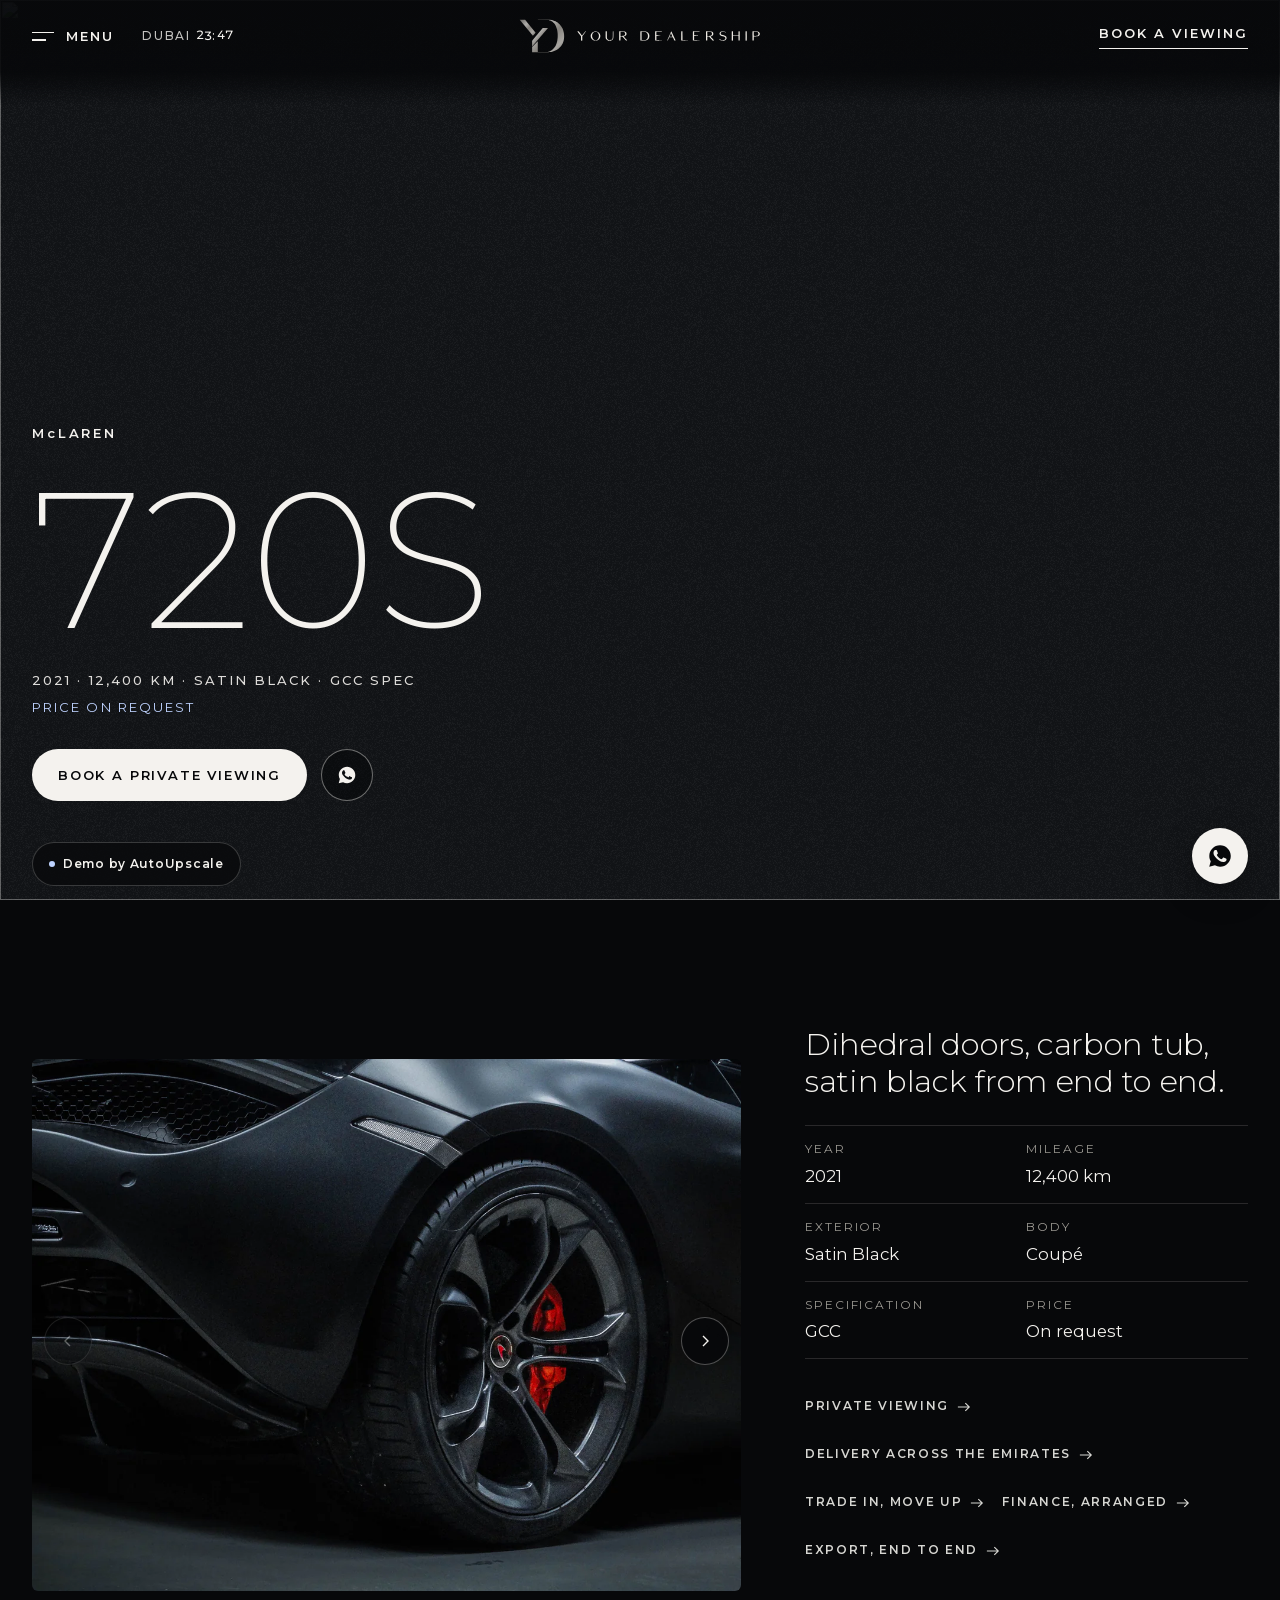
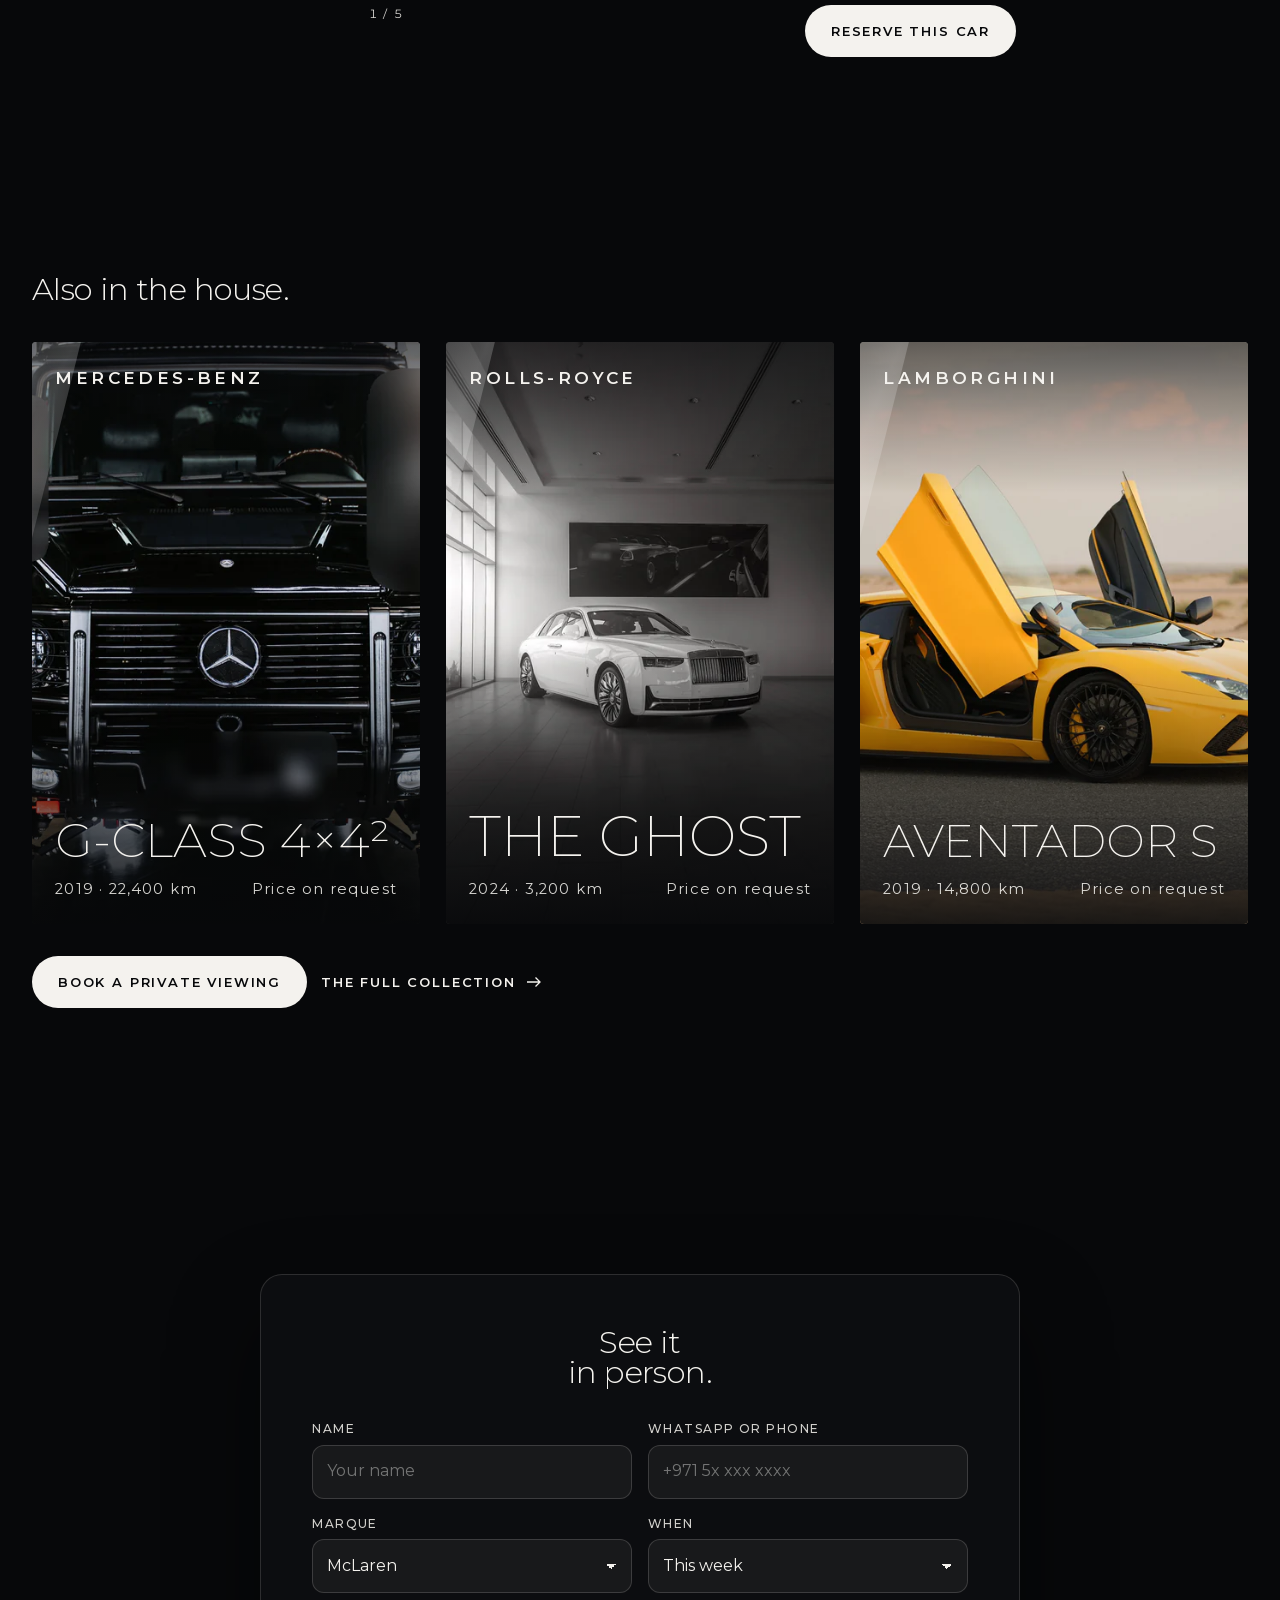
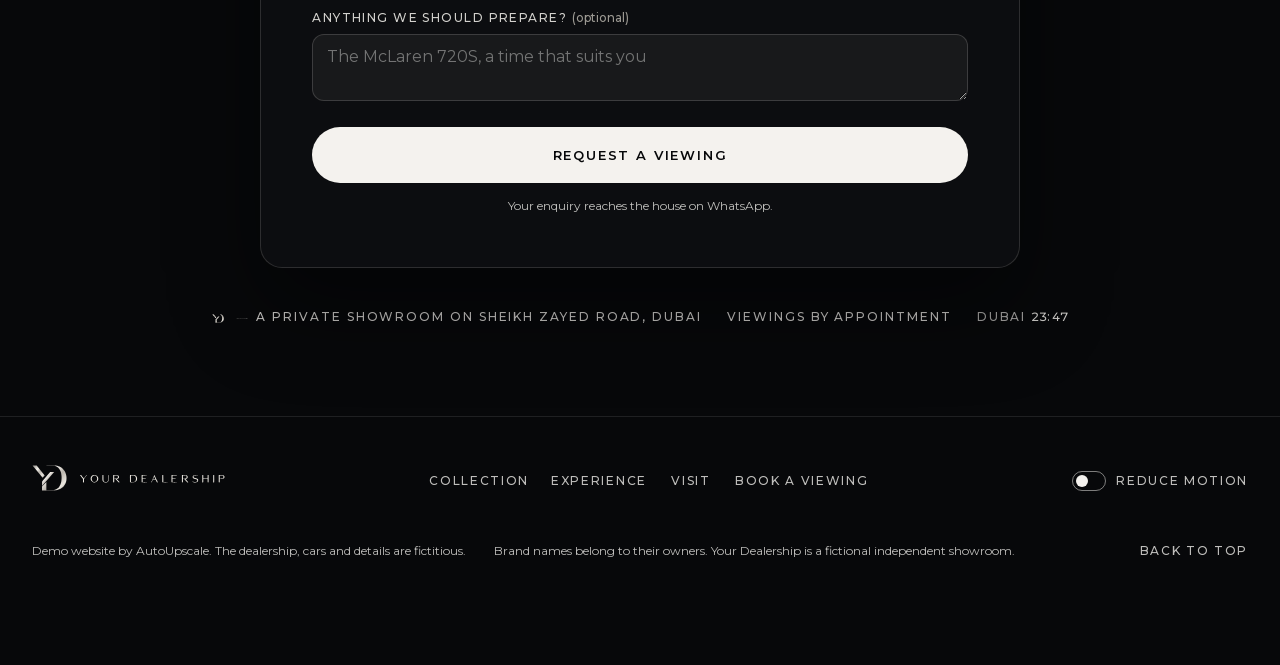
<file: demo/site/vehicles/mclaren-720s/index.html>
<!doctype html>
<html lang="en" class="no-js" data-page="vehicle">
<head>
<meta charset="utf-8">
<meta name="viewport" content="width=device-width, initial-scale=1, viewport-fit=cover">
<title>McLaren 720S 2021 · Your Dealership, Dubai</title>
<meta name="description" content="McLaren 720S, 2021, 12,400 km, Satin Black, GCC specification. In the Your Dealership showroom on Sheikh Zayed Road, Dubai. Price on request.">
<meta name="robots" content="noindex, nofollow">
<meta name="theme-color" content="#07080A">
<meta property="og:type" content="website">
<meta property="og:site_name" content="Your Dealership">
<meta property="og:title" content="McLaren 720S 2021 · Your Dealership, Dubai">
<meta property="og:description" content="McLaren 720S, 2021, 12,400 km, Satin Black, GCC specification. In the Your Dealership showroom on Sheikh Zayed Road, Dubai. Price on request.">
<meta property="og:image" content="../../media/og/car-mclaren-720s.jpg">
<meta property="og:image:width" content="1200"><meta property="og:image:height" content="630">
<meta name="twitter:card" content="summary_large_image">
<link rel="icon" href="../../favicon.ico" sizes="48x48">
<link rel="icon" href="../../icons/icon.svg" type="image/svg+xml">
<link rel="apple-touch-icon" href="../../icons/icon-192.png">
<link rel="preload" as="font" type="font/woff2" crossorigin href="../../assets/fonts/montserrat-latin.woff2">
<script>window.__yd0=performance.now();!function(d,h){h.className=h.className.replace('no-js','js');var q=location.search,m=0;try{m=localStorage.getItem('yd-calma')==='1'}catch(e){}if(m)h.classList.add('sem-movimento');if(/[?&]embed=1/.test(q))h.classList.add('embed');if(/[?&]showreel=1/.test(q))h.classList.add('showreel');try{if(sessionStorage.getItem('yd-corte')==='1'){h.classList.add('chega');sessionStorage.removeItem('yd-corte')}}catch(e){}h.classList.add('aberto');}(document,document.documentElement)</script>
<link rel="stylesheet" href="../../assets/site.css?v=9c7779f3">
<script type="application/json" id="cfg">{"root":"../../","crm":"../../../crm/?tour=1","au":"https://autoupscale.pt/#contact","home":false,"streak":"../../media/img/streak.png","burn":"../../media/img/glow.png"}</script>
<script type="application/json" id="scenes">{"car-mclaren-720s":{"k":"img","L":[[3840,"../../media/img/mclaren-720s-3840.webp"],[2560,"../../media/img/mclaren-720s-2560.webp"],[1920,"../../media/img/mclaren-720s-1920.webp"],[1280,"../../media/img/mclaren-720s-1280.webp"]],"P":[[1440,"../../media/img/mclaren-720s-p-1440.webp"],[1080,"../../media/img/mclaren-720s-p-1080.webp"],[720,"../../media/img/mclaren-720s-p-720.webp"]],"veil":0.55,"tone":"dark","pos":"50% 50%","posP":"50% 50%","grad":"hero"},"black":{"k":"black","veil":0},"credits":{"k":"img","L":[[3840,"../../media/img/h1-3840.webp"],[2560,"../../media/img/h1-2560.webp"],[1920,"../../media/img/h1-1920.webp"],[1280,"../../media/img/h1-1280.webp"]],"P":[[1382,"../../media/img/h1-p-1382.webp"],[1080,"../../media/img/h1-p-1080.webp"],[720,"../../media/img/h1-p-720.webp"]],"veil":0.5,"tone":"dark","pos":"50% 50%","posP":"50% 50%","grad":""}}</script>

<script src="../../assets/site.js?v=9c7779f3" defer></script>
</head>
<body id="top">
<a class="salta" href="#main">Skip to content</a>

<div id="stage" aria-hidden="true"><div class="cenas"></div><i class="veu-palco"></i><i class="matte top"></i><i class="matte bottom"></i><div class="strips"><i></i><i></i><i></i><i></i><i></i><i></i></div><i class="grain"></i></div>
<header class="cab" data-cab>
  <div class="cab-esq"><button class="menu-btn" type="button" aria-label="Menu" aria-expanded="false" aria-controls="menu" data-menu-open><span class="menu-ic" aria-hidden="true"><i></i><i></i></span><span class="mask"><span class="menu-t">Menu</span></span></button><span class="hora cab-hora" data-hora><span class="sr" data-hora-txt>Dubai time</span><span class="hora-l" aria-hidden="true">Dubai</span> <span class="dig" aria-hidden="true"><i data-d="0"></i><i data-d="0"></i><b>:</b><i data-d="0"></i><i data-d="0"></i></span></span></div>
  <a class="cab-marca" href="../.././" aria-label="Your Dealership, home"><span class="marca "><svg class="yd-c-mono" viewBox="352 342 320 237" aria-hidden="true"><defs><linearGradient id="yd-mc" x1="0" y1="0" x2="1" y2="1"><stop offset="0" stop-color="#8E8A84"/><stop offset=".35" stop-color="#F2EFEA"/><stop offset=".55" stop-color="#B9B4AC"/><stop offset=".8" stop-color="#E9E5DE"/><stop offset="1" stop-color="#9C978F"/></linearGradient></defs><g class="yd-mono" fill="url(#yd-mc)"><path class="yd-y-esq" d="M357 346.6 L394.5 346.6 L467.6 437.2 L449 458.2 Z"/><path class="yd-y-dir" d="M517.5 405.6 L554.2 405.6 L443.5 533.4 L443.5 496.2 L447.6 488.6 Z"/><path class="yd-d" d="M483 346.6 L568 346.6 L581.5 348.5 C582.3 348.8 584.1 349.7 586.3 350.5 C588.6 351.3 592.2 352.5 595.0 353.5 C597.8 354.5 600.7 355.3 603.3 356.5 C606.0 357.7 608.4 359.0 611.0 360.5 C613.6 362.0 616.4 363.7 619.0 365.5 C621.6 367.3 624.1 369.3 626.7 371.5 C629.2 373.7 631.9 376.0 634.3 378.5 C636.8 381.0 639.1 383.7 641.3 386.5 C643.6 389.3 645.9 392.3 648.0 395.5 C650.1 398.7 651.9 402.0 653.7 405.5 C655.4 409.0 657.2 412.7 658.7 416.5 C660.1 420.3 661.3 424.5 662.3 428.5 C663.4 432.5 664.3 436.5 665.0 440.5 C665.7 444.5 666.1 448.5 666.3 452.5 C666.6 456.5 666.7 460.5 666.7 464.5 C666.6 468.5 666.4 472.5 666.0 476.5 C665.6 480.5 665.1 484.7 664.3 488.5 C663.6 492.3 662.8 495.8 661.7 499.5 C660.5 503.2 658.9 507.0 657.3 510.5 C655.7 514.0 653.9 517.3 652.0 520.5 C650.1 523.7 648.1 526.7 646.0 529.5 C643.9 532.3 641.6 535.0 639.3 537.5 C637.1 540.0 634.8 542.3 632.3 544.5 C629.9 546.7 627.2 548.7 624.7 550.5 C622.2 552.3 619.9 554.0 617.3 555.5 C614.8 557.0 612.0 558.2 609.3 559.5 C606.7 560.8 604.2 562.3 601.3 563.5 C598.5 564.7 595.4 565.5 592.3 566.5 C589.3 567.5 586.1 568.7 583.0 569.5 C579.9 570.3 577.2 571.0 574.0 571.5 C570.8 572.0 566.2 572.2 563.7 572.5 C561.2 572.8 559.8 573.3 559.0 573.5 L548 574.0 L443.5 574.0 L443.5 537.8 L483 497 L483 571.3 L556.5 571.3 L556.5 570.5 C557.1 570.2 558.2 569.2 560.0 568.5 C561.8 567.8 564.8 567.3 567.0 566.5 C569.2 565.7 571.2 564.7 573.3 563.5 C575.4 562.3 577.5 561.0 579.7 559.5 C581.8 558.0 584.2 556.3 586.3 554.5 C588.5 552.7 590.6 550.7 592.7 548.5 C594.7 546.3 596.8 544.0 598.7 541.5 C600.6 539.0 602.3 536.3 604.0 533.5 C605.7 530.7 607.2 527.7 608.7 524.5 C610.2 521.3 611.7 518.0 613.0 514.5 C614.3 511.0 615.3 507.3 616.3 503.5 C617.3 499.7 618.3 495.7 619.0 491.5 C619.7 487.3 620.2 482.8 620.7 478.5 C621.1 474.2 621.5 469.8 621.7 465.5 C621.8 461.2 621.8 456.8 621.7 452.5 C621.6 448.2 621.4 443.7 621.0 439.5 C620.6 435.3 620.0 431.5 619.3 427.5 C618.7 423.5 617.9 419.3 617.0 415.5 C616.1 411.7 614.8 408.0 613.7 404.5 C612.5 401.0 611.3 397.7 610.0 394.5 C608.7 391.3 607.2 388.3 605.7 385.5 C604.1 382.7 602.4 380.0 600.7 377.5 C598.9 375.0 596.9 372.7 595.0 370.5 C593.1 368.3 591.1 366.3 589.0 364.5 C586.9 362.7 584.8 361.0 582.7 359.5 C580.5 358.0 578.3 356.7 576.0 355.5 C573.7 354.3 571.1 353.3 568.7 352.5 C566.3 351.7 563.4 351.0 561.7 350.5 C559.9 350.0 558.6 349.7 558.0 349.5 L484.2 348.3 Z"/></g></svg><svg class="yd-c-nome" viewBox="145 622 740 48" aria-hidden="true"><g class="yd-nome" fill="#EEEAE3"><path transform="translate(142 619) scale(.25) translate(0.000000,216.000000) scale(0.100000,-0.100000)" d="M341 1826 c-7 -8 -4 -21 7 -38 34 -50 161 -216 298 -388 77 -96 170
-216 206 -267 l66 -92 7 -286 c4 -157 5 -304 1 -327 -11 -69 9 -88 95 -88 119
0 109 -31 109 358 0 322 1 339 21 371 28 46 204 282 314 421 99 124 200 257
227 298 23 35 7 56 -36 48 -41 -8 -49 -17 -183 -193 -186 -245 -374 -478 -387
-481 -12 -3 -79 69 -115 122 -8 12 -40 53 -71 91 -31 39 -94 120 -140 180
-112 148 -208 262 -228 271 -30 12 -181 12 -191 0z"/><path transform="translate(142 619) scale(.25) translate(0.000000,216.000000) scale(0.100000,-0.100000)" d="M3090 1819 c-284 -64 -473 -228 -582 -507 -29 -73 -31 -84 -31 -222
0 -150 10 -199 67 -332 69 -162 248 -315 446 -380 90 -30 104 -32 250 -32 170
-1 214 8 340 66 302 141 470 440 431 765 -40 325 -271 567 -613 643 -108 25
-197 24 -308 -1z m251 -68 c77 -13 184 -66 243 -120 268 -249 282 -786 29
-1061 -150 -163 -413 -200 -626 -87 -212 112 -348 495 -277 780 90 359 322
538 631 488z"/><path transform="translate(142 619) scale(.25) translate(0.000000,216.000000) scale(0.100000,-0.100000)" d="M4870 1821 c-14 -28 -14 -963 1 -1050 19 -106 62 -186 145 -268 41
-40 79 -73 86 -73 6 0 19 -6 27 -14 22 -19 150 -61 243 -80 102 -21 180 -20
286 3 247 56 392 189 436 405 24 116 24 1056 0 1080 -19 19 -60 21 -71 4 -4
-7 -10 -249 -13 -538 -7 -590 -5 -578 -83 -691 -84 -123 -230 -189 -417 -189
-189 0 -335 80 -396 218 -49 111 -54 175 -54 701 0 365 -3 490 -12 499 -7 7
-43 12 -90 12 -66 0 -79 -3 -88 -19z"/><path transform="translate(142 619) scale(.25) translate(0.000000,216.000000) scale(0.100000,-0.100000)" d="M7041 1827 c-19 -19 -15 -1461 4 -1477 16 -14 167 -11 182 3 4 5 10
156 13 335 l5 327 131 3 c155 3 123 22 300 -178 70 -80 149 -167 175 -195 26
-27 63 -68 81 -91 74 -92 162 -190 180 -200 11 -6 58 -10 105 -9 136 2 136 2
-64 216 -248 268 -393 432 -393 446 0 14 19 19 96 27 122 12 267 117 320 233
24 51 27 70 27 163 0 129 -19 177 -103 261 -124 125 -195 140 -685 144 -255 2
-366 0 -374 -8z m779 -108 c116 -55 170 -146 170 -289 0 -162 -75 -269 -220
-315 -64 -20 -504 -35 -522 -17 -7 7 -13 433 -8 645 0 5 118 7 263 5 258 -3
263 -3 317 -29z"/><path transform="translate(142 619) scale(.25) translate(0.000000,216.000000) scale(0.100000,-0.100000)" d="M10438 1829 c-17 -13 -18 -61 -18 -738 0 -530 3 -727 11 -737 17 -21
677 -20 808 1 204 33 354 115 467 255 131 163 178 365 144 630 -37 286 -274
520 -584 575 -128 23 -803 34 -828 14z m790 -103 c260 -78 406 -309 406 -641
0 -183 -34 -302 -125 -435 -81 -121 -177 -180 -342 -214 -88 -19 -531 -23
-542 -6 -4 7 -8 900 -5 1313 0 4 118 7 263 7 251 0 267 -1 345 -24z"/><path transform="translate(142 619) scale(.25) translate(0.000000,216.000000) scale(0.100000,-0.100000)" d="M12792 1828 c-9 -9 -12 -184 -12 -734 0 -644 2 -724 16 -738 24 -24
1034 -24 1058 0 9 8 16 19 16 24 0 5 -7 16 -16 24 -13 14 -67 16 -434 16 -257
0 -421 4 -425 10 -3 5 -6 152 -6 326 -1 257 1 318 12 325 8 5 144 9 303 8 316
0 326 1 312 55 -6 26 -6 26 -310 26 -256 0 -305 2 -316 15 -15 18 -12 532 3
553 7 9 106 12 433 12 413 0 424 0 434 20 13 24 -1 56 -27 63 -46 11 -1029 7
-1041 -5z"/><path transform="translate(142 619) scale(.25) translate(0.000000,216.000000) scale(0.100000,-0.100000)" d="M15353 1812 c-7 -4 -19 -26 -28 -47 -9 -22 -22 -53 -30 -70 -13 -27
-109 -249 -224 -516 -22 -53 -41 -99 -41 -102 0 -4 -15 -39 -34 -79 -165 -356
-169 -366 -223 -498 -19 -47 -39 -89 -44 -95 -27 -27 5 -71 44 -61 19 4 37 33
84 133 74 157 153 337 153 351 0 6 7 18 16 26 13 14 54 16 298 16 261 0 284
-1 299 -18 10 -10 17 -21 17 -24 0 -4 25 -58 55 -122 30 -63 55 -118 55 -121
0 -3 12 -32 26 -63 15 -31 37 -81 51 -110 29 -64 50 -74 147 -70 65 3 71 5 74
26 2 12 -5 37 -16 55 -11 17 -23 43 -27 57 -8 27 -43 103 -132 290 -31 63 -69
144 -85 180 -43 95 -51 112 -118 255 -112 235 -153 323 -239 506 -11 25 -21
53 -21 61 0 17 -25 48 -38 48 -4 0 -12 -4 -19 -8z m-12 -349 c12 -27 49 -106
84 -178 77 -156 127 -273 129 -300 1 -19 -6 -20 -228 -23 -134 -1 -234 2 -239
7 -6 6 31 100 97 248 58 132 106 248 106 259 0 51 27 44 51 -13z"/><path transform="translate(142 619) scale(.25) translate(0.000000,216.000000) scale(0.100000,-0.100000)" d="M16964 1828 c-4 -7 -10 -337 -12 -734 -3 -634 -1 -723 12 -736 24
-24 1026 -26 1050 -3 18 19 19 24 6 45 -8 13 -71 16 -432 20 l-423 5 -3 689
c-2 624 -4 691 -19 708 -20 22 -166 27 -179 6z"/><path transform="translate(142 619) scale(.25) translate(0.000000,216.000000) scale(0.100000,-0.100000)" d="M18830 1821 c-15 -30 -14 -1453 2 -1469 14 -14 1024 -17 1046 -3 8 5
12 21 10 37 -3 29 -3 29 -422 32 -289 1 -423 6 -433 13 -10 9 -13 76 -13 329
0 290 1 318 17 324 9 4 147 6 306 5 312 -1 310 -2 305 51 -3 25 -3 25 -305 30
-194 3 -306 9 -313 16 -7 7 -9 101 -8 285 l3 274 430 5 c237 3 431 7 433 8 11
10 -1 63 -17 72 -13 6 -196 10 -525 10 -489 0 -506 -1 -516 -19z"/><path transform="translate(142 619) scale(.25) translate(0.000000,216.000000) scale(0.100000,-0.100000)" d="M20932 1828 c-9 -9 -12 -187 -12 -738 0 -551 3 -729 12 -738 14 -14
156 -16 178 -2 13 8 15 57 17 331 1 256 4 324 15 331 13 9 245 3 270 -8 7 -3
25 -20 39 -39 38 -50 125 -151 199 -230 36 -38 104 -113 150 -165 47 -52 114
-126 150 -163 l64 -68 91 3 c90 3 90 3 93 30 2 16 -1 28 -6 28 -6 0 -57 53
-113 118 -57 64 -135 151 -174 192 -114 123 -255 289 -255 300 0 5 15 10 33
10 37 0 115 20 169 44 127 55 217 164 239 291 25 144 -12 268 -106 352 -120
108 -252 133 -710 133 -244 0 -334 -3 -343 -12z m788 -109 c108 -50 153 -135
154 -284 2 -268 -127 -349 -544 -343 l-195 3 -5 315 c-3 173 -3 321 -1 328 3
11 57 13 270 10 262 -3 267 -3 321 -29z"/><path transform="translate(142 619) scale(.25) translate(0.000000,216.000000) scale(0.100000,-0.100000)" d="M23542 1839 c-226 -27 -391 -138 -441 -295 -26 -84 -26 -104 0 -187
50 -160 213 -266 494 -322 314 -63 425 -146 425 -316 0 -96 -66 -206 -149
-249 -132 -68 -327 -81 -499 -34 -90 24 -207 77 -243 110 -24 22 -54 17 -67
-11 -19 -41 -16 -45 89 -103 300 -166 733 -141 936 55 97 94 118 144 118 283
0 129 -5 142 -83 237 -89 108 -220 167 -532 238 -240 54 -324 118 -322 245 2
106 58 187 165 236 60 28 67 29 222 29 152 0 163 -2 225 -28 92 -39 111 -49
142 -69 35 -24 54 -23 72 4 25 35 20 44 -36 75 -168 92 -331 124 -516 102z"/><path transform="translate(142 619) scale(.25) translate(0.000000,216.000000) scale(0.100000,-0.100000)" d="M25052 1828 c-9 -9 -12 -187 -12 -740 0 -836 -13 -748 108 -748 46 0
73 5 81 13 7 9 12 126 13 363 l3 349 429 3 c337 2 431 0 438 -10 4 -7 7 -168
7 -357 0 -275 2 -346 13 -352 19 -12 146 -11 169 1 19 10 19 29 19 734 0 638
-2 725 -15 736 -23 19 -164 18 -176 0 -5 -8 -10 -132 -11 -275 -3 -369 -3
-364 -14 -375 -7 -7 -159 -9 -435 -8 l-424 3 -3 325 c-2 291 -4 326 -19 338
-22 16 -155 16 -171 0z"/><path transform="translate(142 619) scale(.25) translate(0.000000,216.000000) scale(0.100000,-0.100000)" d="M27266 1824 c-14 -14 -16 -95 -16 -739 0 -830 -12 -745 104 -745 105
0 96 -74 96 754 0 548 -3 725 -12 734 -19 19 -153 16 -172 -4z"/><path transform="translate(142 619) scale(.25) translate(0.000000,216.000000) scale(0.100000,-0.100000)" d="M28376 1825 c-15 -15 -16 -81 -16 -740 0 -706 0 -725 19 -735 24 -12
151 -13 170 -1 12 8 15 67 18 332 2 177 5 325 8 327 2 3 107 4 232 3 355 -2
510 35 616 147 74 80 99 140 105 254 4 92 3 100 -26 162 -62 132 -170 211
-328 242 -134 26 -773 33 -798 9z m776 -113 c108 -53 160 -144 160 -282 0
-163 -66 -264 -207 -315 -61 -22 -523 -32 -530 -11 -7 18 -12 635 -6 641 3 3
120 5 261 3 256 -3 256 -3 322 -36z"/></g></svg></span></a>
  <div class="cab-dir"><a class="cab-book" href="#book" data-sheet data-intent="Private viewing"><span class="mask"><span>Book a viewing</span></span></a></div>
</header>
<div class="menu" id="menu" role="dialog" aria-modal="true" aria-label="Menu" hidden>
  <div class="menu-fundo" aria-hidden="true"><i class="mt"></i><i class="mb"></i></div>
  <div class="menu-in">
    <button class="menu-fecha" type="button" data-menu-close aria-label="Close the menu"><svg class="ic" viewBox="0 0 16 16" aria-hidden="true"><path d="m3 3 10 10M13 3 3 13" fill="none" stroke="currentColor" stroke-width="1.4"/></svg></button>
    <nav class="menu-nav" aria-label="Main"><ol>
      <li><a href="../.././"><span class="li">Home</span></a></li>
      <li><a href="../../collection/"><span class="li">Collection</span></a></li><li><a href="../../experience/"><span class="li">Experience</span></a></li><li><a href="../../visit/"><span class="li">Visit</span></a></li>
      <li><a href="#book" data-sheet data-intent="Private viewing"><span class="li">Book a viewing</span></a></li>
    </ol></nav>
    <div class="menu-pe"><span class="hora menu-hora" data-hora><span class="sr" data-hora-txt>Dubai time</span><span class="hora-l" aria-hidden="true">Dubai</span> <span class="dig" aria-hidden="true"><i data-d="0"></i><i data-d="0"></i><b>:</b><i data-d="0"></i><i data-d="0"></i></span></span><span class="menu-ap">Viewings by appointment</span>
      <a class="btn round" href="#book" data-sheet data-intent="WhatsApp" aria-label="WhatsApp the house"><svg class="ic" viewBox="0 0 24 24" aria-hidden="true"><path fill="currentColor" d="M12.04 2C6.58 2 2.13 6.45 2.13 11.91c0 1.75.46 3.45 1.32 4.95L2.05 22l5.25-1.38a9.9 9.9 0 0 0 4.74 1.21c5.46 0 9.91-4.45 9.91-9.91S17.5 2 12.04 2Zm5.8 14.13c-.25.69-1.45 1.32-2 1.4-.51.08-1.16.11-1.87-.12-.43-.14-.98-.32-1.69-.62-2.97-1.28-4.91-4.27-5.06-4.47-.15-.2-1.21-1.61-1.21-3.07 0-1.46.77-2.18 1.04-2.48.27-.3.59-.37.79-.37h.57c.18 0 .43-.07.67.51.25.6.84 2.06.92 2.21.07.15.12.32.02.52-.1.2-.15.32-.3.5-.15.17-.31.39-.45.52-.15.15-.3.31-.13.6.17.3.77 1.27 1.65 2.06 1.13 1.01 2.09 1.32 2.39 1.47.3.15.47.12.64-.07.17-.2.74-.86.94-1.16.2-.3.39-.25.66-.15.27.1 1.72.81 2.02.96.3.15.49.22.57.35.07.12.07.72-.18 1.41Z"/></svg></a></div>
  </div>
</div>
<main id="main" tabindex="-1">

<section id="vehicle" class="s-ficha" data-scene="car-mclaren-720s" data-cut="fade" aria-labelledby="v-t">
  <p class="ficha-marca"><a href="../../collection/?marque=mclaren">McLAREN</a></p>
  <h1 class="ficha-t" id="v-t" style="--k:2.388"><span class="ln"><span class="li">720S</span></span><span class="sr"> 2021</span></h1>
  <p class="ficha-l">2021&nbsp;· 12,400&nbsp;km&nbsp;· Satin&nbsp;Black&nbsp;· GCC&nbsp;spec</p>
  <p class="ficha-preco">Price on request</p>
  <div class="acts"><a class="btn solid" href="#book" data-sheet data-intent="Private viewing · McLaren 720S"><span class="btn-t">Book a private viewing</span></a><a class="btn round wa" href="#book" data-sheet data-intent="WhatsApp · McLaren 720S" aria-label="WhatsApp the house about this car"><svg class="ic" viewBox="0 0 24 24" aria-hidden="true"><path fill="currentColor" d="M12.04 2C6.58 2 2.13 6.45 2.13 11.91c0 1.75.46 3.45 1.32 4.95L2.05 22l5.25-1.38a9.9 9.9 0 0 0 4.74 1.21c5.46 0 9.91-4.45 9.91-9.91S17.5 2 12.04 2Zm5.8 14.13c-.25.69-1.45 1.32-2 1.4-.51.08-1.16.11-1.87-.12-.43-.14-.98-.32-1.69-.62-2.97-1.28-4.91-4.27-5.06-4.47-.15-.2-1.21-1.61-1.21-3.07 0-1.46.77-2.18 1.04-2.48.27-.3.59-.37.79-.37h.57c.18 0 .43-.07.67.51.25.6.84 2.06.92 2.21.07.15.12.32.02.52-.1.2-.15.32-.3.5-.15.17-.31.39-.45.52-.15.15-.3.31-.13.6.17.3.77 1.27 1.65 2.06 1.13 1.01 2.09 1.32 2.39 1.47.3.15.47.12.64-.07.17-.2.74-.86.94-1.16.2-.3.39-.25.66-.15.27.1 1.72.81 2.02.96.3.15.49.22.57.35.07.12.07.72-.18 1.41Z"/></svg><span class="btn-t so-tel">WhatsApp</span></a></div>
</section>
<section id="gallery" class="s-galeria" data-scene="black" data-cut="shutter" aria-label="Photographs">
  <div class="gal" data-gal>
    <button class="seta-btn prev" type="button" aria-label="Previous photograph" data-prev><svg class="ic" viewBox="0 0 16 16" aria-hidden="true"><path d="M10 3 5 8l5 5" fill="none" stroke="currentColor" stroke-width="1.4"/></svg></button>
    <ul class="gal-pista" data-pista>
      <li class="gal-f"><button type="button" class="gal-b" data-zoom="0" aria-label="Open photograph 1 full screen"><img src="../../media/img/mclaren-720s-card-480.webp" srcset="../../media/img/mclaren-720s-card-1200.webp 1200w, ../../media/img/mclaren-720s-card-800.webp 800w, ../../media/img/mclaren-720s-card-480.webp 480w" sizes="(max-width: 760px) 92vw, 70vw" width="1200" height="1800" alt="Satin black McLaren 720S with its doors open" decoding="async"></button></li>
      <li class="gal-f"><button type="button" class="gal-b" data-zoom="1" aria-label="Open photograph 2 full screen"><img src="../../media/img/mclaren-720s-d1-960.webp" srcset="../../media/img/mclaren-720s-d1-1306.webp 1306w, ../../media/img/mclaren-720s-d1-960.webp 960w" sizes="(max-width: 760px) 92vw, 70vw" width="1306" height="980" alt="Satin black McLaren 720S with its doors open, detail 1" loading="lazy" decoding="async"></button></li>
      <li class="gal-f"><button type="button" class="gal-b" data-zoom="2" aria-label="Open photograph 3 full screen"><img src="../../media/img/mclaren-720s-d2-960.webp" srcset="../../media/img/mclaren-720s-d2-1600.webp 1600w, ../../media/img/mclaren-720s-d2-960.webp 960w" sizes="(max-width: 760px) 92vw, 70vw" width="1600" height="1200" alt="Satin black McLaren 720S with its doors open, detail 2" loading="lazy" decoding="async"></button></li>
      <li class="gal-f"><button type="button" class="gal-b" data-zoom="3" aria-label="Open photograph 4 full screen"><img src="../../media/img/mclaren-720s-d3-960.webp" srcset="../../media/img/mclaren-720s-d3-1600.webp 1600w, ../../media/img/mclaren-720s-d3-960.webp 960w" sizes="(max-width: 760px) 92vw, 70vw" width="1600" height="1200" alt="Satin black McLaren 720S with its doors open, detail 3" loading="lazy" decoding="async"></button></li>
      <li class="gal-f"><button type="button" class="gal-b" data-zoom="4" aria-label="Open photograph 5 full screen"><img src="../../media/img/mclaren-720s-1280.webp" srcset="../../media/img/mclaren-720s-3840.webp 3840w, ../../media/img/mclaren-720s-2560.webp 2560w, ../../media/img/mclaren-720s-1920.webp 1920w, ../../media/img/mclaren-720s-1280.webp 1280w" sizes="(max-width: 760px) 92vw, 70vw" width="3840" height="2918" alt="Satin black McLaren 720S with its doors open, detail 4" loading="lazy" decoding="async"></button></li>
    </ul>
    <button class="seta-btn next" type="button" aria-label="Next photograph" data-next><svg class="ic" viewBox="0 0 16 16" aria-hidden="true"><path d="m6 3 5 5-5 5" fill="none" stroke="currentColor" stroke-width="1.4"/></svg></button>
    <p class="contador" aria-live="polite"><span data-n>1</span> / 5</p>
  </div>
  <div class="ficha-g">
    <p class="ficha-frase">Dihedral doors, carbon tub, satin black from end to end.</p>
    <dl class="specs">
      <div><dt>Year</dt><dd>2021</dd></div><div><dt>Mileage</dt><dd>12,400 km</dd></div>
      <div><dt>Exterior</dt><dd>Satin Black</dd></div><div><dt>Body</dt><dd>Coupé</dd></div>
      <div><dt>Specification</dt><dd>GCC</dd></div><div><dt>Price</dt><dd>On request</dd></div>
    </dl>
    <ul class="servs"><li><a href="../../experience/#private-viewing">Private viewing <svg class="ic seta-ic" viewBox="0 0 16 16" aria-hidden="true"><path d="M1 8h13M9.5 3.5 14 8l-4.5 4.5" fill="none" stroke="currentColor" stroke-width="1.3"/></svg></a></li><li><a href="../../experience/#delivery">Delivery across the Emirates <svg class="ic seta-ic" viewBox="0 0 16 16" aria-hidden="true"><path d="M1 8h13M9.5 3.5 14 8l-4.5 4.5" fill="none" stroke="currentColor" stroke-width="1.3"/></svg></a></li><li><a href="../../experience/#trade-in">Trade in, move up <svg class="ic seta-ic" viewBox="0 0 16 16" aria-hidden="true"><path d="M1 8h13M9.5 3.5 14 8l-4.5 4.5" fill="none" stroke="currentColor" stroke-width="1.3"/></svg></a></li><li><a href="../../experience/#finance">Finance, arranged <svg class="ic seta-ic" viewBox="0 0 16 16" aria-hidden="true"><path d="M1 8h13M9.5 3.5 14 8l-4.5 4.5" fill="none" stroke="currentColor" stroke-width="1.3"/></svg></a></li><li><a href="../../experience/#export">Export, end to end <svg class="ic seta-ic" viewBox="0 0 16 16" aria-hidden="true"><path d="M1 8h13M9.5 3.5 14 8l-4.5 4.5" fill="none" stroke="currentColor" stroke-width="1.3"/></svg></a></li></ul>
    <div class="acts"><a class="btn solid" href="#book" data-sheet data-intent="Reserve · McLaren 720S"><span class="btn-t">Reserve this car</span></a></div>
  </div>
</section>
<section id="also" class="s-tambem" data-scene="black" data-cut="beat" aria-labelledby="also-t">
  <h2 class="h2 medio" id="also-t"><span class="ln"><span class="li">Also in the house.</span></span></h2>
  <ul class="grade tres"><li class="cartaz" style="--i:0"><a href="../../vehicles/mercedes-benz-g-class-4x4/" aria-label="Mercedes-Benz G-Class 4×4², price on request">
      <figure class="cartaz-img"><img src="../../media/img/mercedes-benz-g-class-4x4-card-800.webp" srcset="../../media/img/mercedes-benz-g-class-4x4-card-1200.webp 1200w, ../../media/img/mercedes-benz-g-class-4x4-card-800.webp 800w, ../../media/img/mercedes-benz-g-class-4x4-card-480.webp 480w" sizes="(max-width: 760px) 86vw, 29vw" width="1200" height="1800" alt="Black Mercedes-Benz G-Class 4x4 squared seen from the front" loading="lazy" decoding="async"><i class="cartaz-glint" aria-hidden="true"></i></figure>
      <span class="cartaz-marca">MERCEDES-BENZ</span>
      <span class="cartaz-modelo" style="--k:6.8972">G-CLASS 4×4²</span>
      <span class="cartaz-pe"><span>2019 · 22,400 km</span><span>Price on request</span></span>
    </a></li>
<li class="cartaz" style="--i:1"><a href="../../vehicles/rolls-royce-ghost/" aria-label="Rolls-Royce Ghost, price on request">
      <figure class="cartaz-img"><img src="../../media/img/rolls-royce-ghost-card-800.webp" srcset="../../media/img/rolls-royce-ghost-card-1200.webp 1200w, ../../media/img/rolls-royce-ghost-card-800.webp 800w, ../../media/img/rolls-royce-ghost-card-480.webp 480w" sizes="(max-width: 760px) 86vw, 29vw" width="1200" height="1800" alt="White Rolls-Royce Ghost in a bright gallery room" loading="lazy" decoding="async"><i class="cartaz-glint" aria-hidden="true"></i></figure>
      <span class="cartaz-marca">ROLLS-ROYCE</span>
      <span class="cartaz-modelo" style="--k:5.8662">THE GHOST</span>
      <span class="cartaz-pe"><span>2024 · 3,200 km</span><span>Price on request</span></span>
    </a></li>
<li class="cartaz" style="--i:2"><a href="../../vehicles/lamborghini-aventador-s/" aria-label="Lamborghini Aventador S, price on request">
      <figure class="cartaz-img"><img src="../../media/img/lamborghini-aventador-s-card-800.webp" srcset="../../media/img/lamborghini-aventador-s-card-1200.webp 1200w, ../../media/img/lamborghini-aventador-s-card-800.webp 800w, ../../media/img/lamborghini-aventador-s-card-480.webp 480w" sizes="(max-width: 760px) 86vw, 29vw" width="1200" height="1800" alt="Yellow Lamborghini Aventador S with its doors up on a desert road" loading="lazy" decoding="async"><i class="cartaz-glint" aria-hidden="true"></i></figure>
      <span class="cartaz-marca">LAMBORGHINI</span>
      <span class="cartaz-modelo" style="--k:7.2595">AVENTADOR S</span>
      <span class="cartaz-pe"><span>2019 · 14,800 km</span><span>Price on request</span></span>
    </a></li></ul>
  <div class="acts"><a class="btn solid" href="#book" data-sheet data-intent="Private viewing"><span class="btn-t">Book a private viewing</span></a><a class="link" href="../../collection/">The full collection <svg class="ic seta-ic" viewBox="0 0 16 16" aria-hidden="true"><path d="M1 8h13M9.5 3.5 14 8l-4.5 4.5" fill="none" stroke="currentColor" stroke-width="1.3"/></svg></a></div>
</section>
<section id="book" class="s-book" data-scene="credits" data-cut="fade" aria-labelledby="book-t">
  <div class="book-in">
    <h2 class="h2" id="book-t"><span class="ln"><span class="li">See it</span></span> <span class="ln"><span class="li">in person.</span></span></h2>
    <form class="form-book" data-form="book" novalidate aria-label="Book a private viewing">
      <div class="campos">
        <label class="campo"><span>Name</span><input name="name" autocomplete="name" required minlength="2" placeholder="Your name"></label>
        <label class="campo"><span>WhatsApp or phone</span><input name="phone" type="tel" inputmode="tel" autocomplete="tel" required minlength="7" placeholder="+971 5x xxx xxxx"></label>
        <label class="campo"><span>Marque</span><select name="marque" required><option value="">Choose a marque</option><option value="Rolls-Royce">Rolls-Royce</option><option value="Bentley">Bentley</option><option value="Ferrari">Ferrari</option><option value="Lamborghini">Lamborghini</option><option value="McLaren" selected>McLaren</option><option value="Mercedes-Benz">Mercedes-Benz</option><option value="Something else">Something else</option></select></label>
        <label class="campo"><span>When</span><select name="when"><option>This week</option><option>Next week</option><option>Later this month</option><option>Just exploring</option></select></label>
        <label class="campo largo"><span>Anything we should prepare? <em>(optional)</em></span><textarea name="msg" rows="2" placeholder="The McLaren 720S, a time that suits you"></textarea></label>
      </div>
      <input type="hidden" name="car" value="McLaren 720S">
      <div class="form-pe"><button class="btn solid" type="submit"><span class="btn-t">Request a viewing</span></button><p class="form-nota">Your enquiry reaches the house on WhatsApp.</p></div>
    </form>
  </div>
  <div class="creditos">
    <p class="cred-marca"><span class="marca cred"><svg class="yd-k-mono" viewBox="352 342 320 237" aria-hidden="true"><defs><linearGradient id="yd-mk" x1="0" y1="0" x2="1" y2="1"><stop offset="0" stop-color="#8E8A84"/><stop offset=".35" stop-color="#F2EFEA"/><stop offset=".55" stop-color="#B9B4AC"/><stop offset=".8" stop-color="#E9E5DE"/><stop offset="1" stop-color="#9C978F"/></linearGradient></defs><g class="yd-mono" fill="url(#yd-mk)"><path class="yd-y-esq" d="M357 346.6 L394.5 346.6 L467.6 437.2 L449 458.2 Z"/><path class="yd-y-dir" d="M517.5 405.6 L554.2 405.6 L443.5 533.4 L443.5 496.2 L447.6 488.6 Z"/><path class="yd-d" d="M483 346.6 L568 346.6 L581.5 348.5 C582.3 348.8 584.1 349.7 586.3 350.5 C588.6 351.3 592.2 352.5 595.0 353.5 C597.8 354.5 600.7 355.3 603.3 356.5 C606.0 357.7 608.4 359.0 611.0 360.5 C613.6 362.0 616.4 363.7 619.0 365.5 C621.6 367.3 624.1 369.3 626.7 371.5 C629.2 373.7 631.9 376.0 634.3 378.5 C636.8 381.0 639.1 383.7 641.3 386.5 C643.6 389.3 645.9 392.3 648.0 395.5 C650.1 398.7 651.9 402.0 653.7 405.5 C655.4 409.0 657.2 412.7 658.7 416.5 C660.1 420.3 661.3 424.5 662.3 428.5 C663.4 432.5 664.3 436.5 665.0 440.5 C665.7 444.5 666.1 448.5 666.3 452.5 C666.6 456.5 666.7 460.5 666.7 464.5 C666.6 468.5 666.4 472.5 666.0 476.5 C665.6 480.5 665.1 484.7 664.3 488.5 C663.6 492.3 662.8 495.8 661.7 499.5 C660.5 503.2 658.9 507.0 657.3 510.5 C655.7 514.0 653.9 517.3 652.0 520.5 C650.1 523.7 648.1 526.7 646.0 529.5 C643.9 532.3 641.6 535.0 639.3 537.5 C637.1 540.0 634.8 542.3 632.3 544.5 C629.9 546.7 627.2 548.7 624.7 550.5 C622.2 552.3 619.9 554.0 617.3 555.5 C614.8 557.0 612.0 558.2 609.3 559.5 C606.7 560.8 604.2 562.3 601.3 563.5 C598.5 564.7 595.4 565.5 592.3 566.5 C589.3 567.5 586.1 568.7 583.0 569.5 C579.9 570.3 577.2 571.0 574.0 571.5 C570.8 572.0 566.2 572.2 563.7 572.5 C561.2 572.8 559.8 573.3 559.0 573.5 L548 574.0 L443.5 574.0 L443.5 537.8 L483 497 L483 571.3 L556.5 571.3 L556.5 570.5 C557.1 570.2 558.2 569.2 560.0 568.5 C561.8 567.8 564.8 567.3 567.0 566.5 C569.2 565.7 571.2 564.7 573.3 563.5 C575.4 562.3 577.5 561.0 579.7 559.5 C581.8 558.0 584.2 556.3 586.3 554.5 C588.5 552.7 590.6 550.7 592.7 548.5 C594.7 546.3 596.8 544.0 598.7 541.5 C600.6 539.0 602.3 536.3 604.0 533.5 C605.7 530.7 607.2 527.7 608.7 524.5 C610.2 521.3 611.7 518.0 613.0 514.5 C614.3 511.0 615.3 507.3 616.3 503.5 C617.3 499.7 618.3 495.7 619.0 491.5 C619.7 487.3 620.2 482.8 620.7 478.5 C621.1 474.2 621.5 469.8 621.7 465.5 C621.8 461.2 621.8 456.8 621.7 452.5 C621.6 448.2 621.4 443.7 621.0 439.5 C620.6 435.3 620.0 431.5 619.3 427.5 C618.7 423.5 617.9 419.3 617.0 415.5 C616.1 411.7 614.8 408.0 613.7 404.5 C612.5 401.0 611.3 397.7 610.0 394.5 C608.7 391.3 607.2 388.3 605.7 385.5 C604.1 382.7 602.4 380.0 600.7 377.5 C598.9 375.0 596.9 372.7 595.0 370.5 C593.1 368.3 591.1 366.3 589.0 364.5 C586.9 362.7 584.8 361.0 582.7 359.5 C580.5 358.0 578.3 356.7 576.0 355.5 C573.7 354.3 571.1 353.3 568.7 352.5 C566.3 351.7 563.4 351.0 561.7 350.5 C559.9 350.0 558.6 349.7 558.0 349.5 L484.2 348.3 Z"/></g></svg><svg class="yd-k-nome" viewBox="145 622 740 48" aria-hidden="true"><g class="yd-nome" fill="#EEEAE3"><path transform="translate(142 619) scale(.25) translate(0.000000,216.000000) scale(0.100000,-0.100000)" d="M341 1826 c-7 -8 -4 -21 7 -38 34 -50 161 -216 298 -388 77 -96 170
-216 206 -267 l66 -92 7 -286 c4 -157 5 -304 1 -327 -11 -69 9 -88 95 -88 119
0 109 -31 109 358 0 322 1 339 21 371 28 46 204 282 314 421 99 124 200 257
227 298 23 35 7 56 -36 48 -41 -8 -49 -17 -183 -193 -186 -245 -374 -478 -387
-481 -12 -3 -79 69 -115 122 -8 12 -40 53 -71 91 -31 39 -94 120 -140 180
-112 148 -208 262 -228 271 -30 12 -181 12 -191 0z"/><path transform="translate(142 619) scale(.25) translate(0.000000,216.000000) scale(0.100000,-0.100000)" d="M3090 1819 c-284 -64 -473 -228 -582 -507 -29 -73 -31 -84 -31 -222
0 -150 10 -199 67 -332 69 -162 248 -315 446 -380 90 -30 104 -32 250 -32 170
-1 214 8 340 66 302 141 470 440 431 765 -40 325 -271 567 -613 643 -108 25
-197 24 -308 -1z m251 -68 c77 -13 184 -66 243 -120 268 -249 282 -786 29
-1061 -150 -163 -413 -200 -626 -87 -212 112 -348 495 -277 780 90 359 322
538 631 488z"/><path transform="translate(142 619) scale(.25) translate(0.000000,216.000000) scale(0.100000,-0.100000)" d="M4870 1821 c-14 -28 -14 -963 1 -1050 19 -106 62 -186 145 -268 41
-40 79 -73 86 -73 6 0 19 -6 27 -14 22 -19 150 -61 243 -80 102 -21 180 -20
286 3 247 56 392 189 436 405 24 116 24 1056 0 1080 -19 19 -60 21 -71 4 -4
-7 -10 -249 -13 -538 -7 -590 -5 -578 -83 -691 -84 -123 -230 -189 -417 -189
-189 0 -335 80 -396 218 -49 111 -54 175 -54 701 0 365 -3 490 -12 499 -7 7
-43 12 -90 12 -66 0 -79 -3 -88 -19z"/><path transform="translate(142 619) scale(.25) translate(0.000000,216.000000) scale(0.100000,-0.100000)" d="M7041 1827 c-19 -19 -15 -1461 4 -1477 16 -14 167 -11 182 3 4 5 10
156 13 335 l5 327 131 3 c155 3 123 22 300 -178 70 -80 149 -167 175 -195 26
-27 63 -68 81 -91 74 -92 162 -190 180 -200 11 -6 58 -10 105 -9 136 2 136 2
-64 216 -248 268 -393 432 -393 446 0 14 19 19 96 27 122 12 267 117 320 233
24 51 27 70 27 163 0 129 -19 177 -103 261 -124 125 -195 140 -685 144 -255 2
-366 0 -374 -8z m779 -108 c116 -55 170 -146 170 -289 0 -162 -75 -269 -220
-315 -64 -20 -504 -35 -522 -17 -7 7 -13 433 -8 645 0 5 118 7 263 5 258 -3
263 -3 317 -29z"/><path transform="translate(142 619) scale(.25) translate(0.000000,216.000000) scale(0.100000,-0.100000)" d="M10438 1829 c-17 -13 -18 -61 -18 -738 0 -530 3 -727 11 -737 17 -21
677 -20 808 1 204 33 354 115 467 255 131 163 178 365 144 630 -37 286 -274
520 -584 575 -128 23 -803 34 -828 14z m790 -103 c260 -78 406 -309 406 -641
0 -183 -34 -302 -125 -435 -81 -121 -177 -180 -342 -214 -88 -19 -531 -23
-542 -6 -4 7 -8 900 -5 1313 0 4 118 7 263 7 251 0 267 -1 345 -24z"/><path transform="translate(142 619) scale(.25) translate(0.000000,216.000000) scale(0.100000,-0.100000)" d="M12792 1828 c-9 -9 -12 -184 -12 -734 0 -644 2 -724 16 -738 24 -24
1034 -24 1058 0 9 8 16 19 16 24 0 5 -7 16 -16 24 -13 14 -67 16 -434 16 -257
0 -421 4 -425 10 -3 5 -6 152 -6 326 -1 257 1 318 12 325 8 5 144 9 303 8 316
0 326 1 312 55 -6 26 -6 26 -310 26 -256 0 -305 2 -316 15 -15 18 -12 532 3
553 7 9 106 12 433 12 413 0 424 0 434 20 13 24 -1 56 -27 63 -46 11 -1029 7
-1041 -5z"/><path transform="translate(142 619) scale(.25) translate(0.000000,216.000000) scale(0.100000,-0.100000)" d="M15353 1812 c-7 -4 -19 -26 -28 -47 -9 -22 -22 -53 -30 -70 -13 -27
-109 -249 -224 -516 -22 -53 -41 -99 -41 -102 0 -4 -15 -39 -34 -79 -165 -356
-169 -366 -223 -498 -19 -47 -39 -89 -44 -95 -27 -27 5 -71 44 -61 19 4 37 33
84 133 74 157 153 337 153 351 0 6 7 18 16 26 13 14 54 16 298 16 261 0 284
-1 299 -18 10 -10 17 -21 17 -24 0 -4 25 -58 55 -122 30 -63 55 -118 55 -121
0 -3 12 -32 26 -63 15 -31 37 -81 51 -110 29 -64 50 -74 147 -70 65 3 71 5 74
26 2 12 -5 37 -16 55 -11 17 -23 43 -27 57 -8 27 -43 103 -132 290 -31 63 -69
144 -85 180 -43 95 -51 112 -118 255 -112 235 -153 323 -239 506 -11 25 -21
53 -21 61 0 17 -25 48 -38 48 -4 0 -12 -4 -19 -8z m-12 -349 c12 -27 49 -106
84 -178 77 -156 127 -273 129 -300 1 -19 -6 -20 -228 -23 -134 -1 -234 2 -239
7 -6 6 31 100 97 248 58 132 106 248 106 259 0 51 27 44 51 -13z"/><path transform="translate(142 619) scale(.25) translate(0.000000,216.000000) scale(0.100000,-0.100000)" d="M16964 1828 c-4 -7 -10 -337 -12 -734 -3 -634 -1 -723 12 -736 24
-24 1026 -26 1050 -3 18 19 19 24 6 45 -8 13 -71 16 -432 20 l-423 5 -3 689
c-2 624 -4 691 -19 708 -20 22 -166 27 -179 6z"/><path transform="translate(142 619) scale(.25) translate(0.000000,216.000000) scale(0.100000,-0.100000)" d="M18830 1821 c-15 -30 -14 -1453 2 -1469 14 -14 1024 -17 1046 -3 8 5
12 21 10 37 -3 29 -3 29 -422 32 -289 1 -423 6 -433 13 -10 9 -13 76 -13 329
0 290 1 318 17 324 9 4 147 6 306 5 312 -1 310 -2 305 51 -3 25 -3 25 -305 30
-194 3 -306 9 -313 16 -7 7 -9 101 -8 285 l3 274 430 5 c237 3 431 7 433 8 11
10 -1 63 -17 72 -13 6 -196 10 -525 10 -489 0 -506 -1 -516 -19z"/><path transform="translate(142 619) scale(.25) translate(0.000000,216.000000) scale(0.100000,-0.100000)" d="M20932 1828 c-9 -9 -12 -187 -12 -738 0 -551 3 -729 12 -738 14 -14
156 -16 178 -2 13 8 15 57 17 331 1 256 4 324 15 331 13 9 245 3 270 -8 7 -3
25 -20 39 -39 38 -50 125 -151 199 -230 36 -38 104 -113 150 -165 47 -52 114
-126 150 -163 l64 -68 91 3 c90 3 90 3 93 30 2 16 -1 28 -6 28 -6 0 -57 53
-113 118 -57 64 -135 151 -174 192 -114 123 -255 289 -255 300 0 5 15 10 33
10 37 0 115 20 169 44 127 55 217 164 239 291 25 144 -12 268 -106 352 -120
108 -252 133 -710 133 -244 0 -334 -3 -343 -12z m788 -109 c108 -50 153 -135
154 -284 2 -268 -127 -349 -544 -343 l-195 3 -5 315 c-3 173 -3 321 -1 328 3
11 57 13 270 10 262 -3 267 -3 321 -29z"/><path transform="translate(142 619) scale(.25) translate(0.000000,216.000000) scale(0.100000,-0.100000)" d="M23542 1839 c-226 -27 -391 -138 -441 -295 -26 -84 -26 -104 0 -187
50 -160 213 -266 494 -322 314 -63 425 -146 425 -316 0 -96 -66 -206 -149
-249 -132 -68 -327 -81 -499 -34 -90 24 -207 77 -243 110 -24 22 -54 17 -67
-11 -19 -41 -16 -45 89 -103 300 -166 733 -141 936 55 97 94 118 144 118 283
0 129 -5 142 -83 237 -89 108 -220 167 -532 238 -240 54 -324 118 -322 245 2
106 58 187 165 236 60 28 67 29 222 29 152 0 163 -2 225 -28 92 -39 111 -49
142 -69 35 -24 54 -23 72 4 25 35 20 44 -36 75 -168 92 -331 124 -516 102z"/><path transform="translate(142 619) scale(.25) translate(0.000000,216.000000) scale(0.100000,-0.100000)" d="M25052 1828 c-9 -9 -12 -187 -12 -740 0 -836 -13 -748 108 -748 46 0
73 5 81 13 7 9 12 126 13 363 l3 349 429 3 c337 2 431 0 438 -10 4 -7 7 -168
7 -357 0 -275 2 -346 13 -352 19 -12 146 -11 169 1 19 10 19 29 19 734 0 638
-2 725 -15 736 -23 19 -164 18 -176 0 -5 -8 -10 -132 -11 -275 -3 -369 -3
-364 -14 -375 -7 -7 -159 -9 -435 -8 l-424 3 -3 325 c-2 291 -4 326 -19 338
-22 16 -155 16 -171 0z"/><path transform="translate(142 619) scale(.25) translate(0.000000,216.000000) scale(0.100000,-0.100000)" d="M27266 1824 c-14 -14 -16 -95 -16 -739 0 -830 -12 -745 104 -745 105
0 96 -74 96 754 0 548 -3 725 -12 734 -19 19 -153 16 -172 -4z"/><path transform="translate(142 619) scale(.25) translate(0.000000,216.000000) scale(0.100000,-0.100000)" d="M28376 1825 c-15 -15 -16 -81 -16 -740 0 -706 0 -725 19 -735 24 -12
151 -13 170 -1 12 8 15 67 18 332 2 177 5 325 8 327 2 3 107 4 232 3 355 -2
510 35 616 147 74 80 99 140 105 254 4 92 3 100 -26 162 -62 132 -170 211
-328 242 -134 26 -773 33 -798 9z m776 -113 c108 -53 160 -144 160 -282 0
-163 -66 -264 -207 -315 -61 -22 -523 -32 -530 -11 -7 18 -12 635 -6 641 3 3
120 5 261 3 256 -3 256 -3 322 -36z"/></g></svg></span></p>
    <ul class="cred-l"><li>A private showroom on Sheikh Zayed Road, Dubai</li><li>Viewings by appointment</li><li><span class="hora cred-hora" data-hora><span class="sr" data-hora-txt>Dubai time</span><span class="hora-l" aria-hidden="true">Dubai</span> <span class="dig" aria-hidden="true"><i data-d="0"></i><i data-d="0"></i><b>:</b><i data-d="0"></i><i data-d="0"></i></span></span></li></ul>
  </div>
</section>
<dialog class="zoom" data-zoom-dlg aria-label="Photograph, full screen"><button class="zoom-x" type="button" data-zoom-close aria-label="Close"><svg class="ic" viewBox="0 0 16 16" aria-hidden="true"><path d="m3 3 10 10M13 3 3 13" fill="none" stroke="currentColor" stroke-width="1.4"/></svg></button><button class="seta-btn prev" type="button" data-zoom-prev aria-label="Previous photograph"><svg class="ic" viewBox="0 0 16 16" aria-hidden="true"><path d="M10 3 5 8l5 5" fill="none" stroke="currentColor" stroke-width="1.4"/></svg></button><img alt="" data-zoom-img><button class="seta-btn next" type="button" data-zoom-next aria-label="Next photograph"><svg class="ic" viewBox="0 0 16 16" aria-hidden="true"><path d="m6 3 5 5-5 5" fill="none" stroke="currentColor" stroke-width="1.4"/></svg></button><p class="contador"><span data-zoom-n>1</span> / 5</p></dialog>

</main>
<footer class="pe">
  <div class="pe-a"><a class="pe-marca" href="../.././" aria-label="Your Dealership, home"><span class="marca mini"><svg class="yd-f-mono" viewBox="352 342 320 237" aria-hidden="true"><defs><linearGradient id="yd-mf" x1="0" y1="0" x2="1" y2="1"><stop offset="0" stop-color="#8E8A84"/><stop offset=".35" stop-color="#F2EFEA"/><stop offset=".55" stop-color="#B9B4AC"/><stop offset=".8" stop-color="#E9E5DE"/><stop offset="1" stop-color="#9C978F"/></linearGradient></defs><g class="yd-mono" fill="url(#yd-mf)"><path class="yd-y-esq" d="M357 346.6 L394.5 346.6 L467.6 437.2 L449 458.2 Z"/><path class="yd-y-dir" d="M517.5 405.6 L554.2 405.6 L443.5 533.4 L443.5 496.2 L447.6 488.6 Z"/><path class="yd-d" d="M483 346.6 L568 346.6 L581.5 348.5 C582.3 348.8 584.1 349.7 586.3 350.5 C588.6 351.3 592.2 352.5 595.0 353.5 C597.8 354.5 600.7 355.3 603.3 356.5 C606.0 357.7 608.4 359.0 611.0 360.5 C613.6 362.0 616.4 363.7 619.0 365.5 C621.6 367.3 624.1 369.3 626.7 371.5 C629.2 373.7 631.9 376.0 634.3 378.5 C636.8 381.0 639.1 383.7 641.3 386.5 C643.6 389.3 645.9 392.3 648.0 395.5 C650.1 398.7 651.9 402.0 653.7 405.5 C655.4 409.0 657.2 412.7 658.7 416.5 C660.1 420.3 661.3 424.5 662.3 428.5 C663.4 432.5 664.3 436.5 665.0 440.5 C665.7 444.5 666.1 448.5 666.3 452.5 C666.6 456.5 666.7 460.5 666.7 464.5 C666.6 468.5 666.4 472.5 666.0 476.5 C665.6 480.5 665.1 484.7 664.3 488.5 C663.6 492.3 662.8 495.8 661.7 499.5 C660.5 503.2 658.9 507.0 657.3 510.5 C655.7 514.0 653.9 517.3 652.0 520.5 C650.1 523.7 648.1 526.7 646.0 529.5 C643.9 532.3 641.6 535.0 639.3 537.5 C637.1 540.0 634.8 542.3 632.3 544.5 C629.9 546.7 627.2 548.7 624.7 550.5 C622.2 552.3 619.9 554.0 617.3 555.5 C614.8 557.0 612.0 558.2 609.3 559.5 C606.7 560.8 604.2 562.3 601.3 563.5 C598.5 564.7 595.4 565.5 592.3 566.5 C589.3 567.5 586.1 568.7 583.0 569.5 C579.9 570.3 577.2 571.0 574.0 571.5 C570.8 572.0 566.2 572.2 563.7 572.5 C561.2 572.8 559.8 573.3 559.0 573.5 L548 574.0 L443.5 574.0 L443.5 537.8 L483 497 L483 571.3 L556.5 571.3 L556.5 570.5 C557.1 570.2 558.2 569.2 560.0 568.5 C561.8 567.8 564.8 567.3 567.0 566.5 C569.2 565.7 571.2 564.7 573.3 563.5 C575.4 562.3 577.5 561.0 579.7 559.5 C581.8 558.0 584.2 556.3 586.3 554.5 C588.5 552.7 590.6 550.7 592.7 548.5 C594.7 546.3 596.8 544.0 598.7 541.5 C600.6 539.0 602.3 536.3 604.0 533.5 C605.7 530.7 607.2 527.7 608.7 524.5 C610.2 521.3 611.7 518.0 613.0 514.5 C614.3 511.0 615.3 507.3 616.3 503.5 C617.3 499.7 618.3 495.7 619.0 491.5 C619.7 487.3 620.2 482.8 620.7 478.5 C621.1 474.2 621.5 469.8 621.7 465.5 C621.8 461.2 621.8 456.8 621.7 452.5 C621.6 448.2 621.4 443.7 621.0 439.5 C620.6 435.3 620.0 431.5 619.3 427.5 C618.7 423.5 617.9 419.3 617.0 415.5 C616.1 411.7 614.8 408.0 613.7 404.5 C612.5 401.0 611.3 397.7 610.0 394.5 C608.7 391.3 607.2 388.3 605.7 385.5 C604.1 382.7 602.4 380.0 600.7 377.5 C598.9 375.0 596.9 372.7 595.0 370.5 C593.1 368.3 591.1 366.3 589.0 364.5 C586.9 362.7 584.8 361.0 582.7 359.5 C580.5 358.0 578.3 356.7 576.0 355.5 C573.7 354.3 571.1 353.3 568.7 352.5 C566.3 351.7 563.4 351.0 561.7 350.5 C559.9 350.0 558.6 349.7 558.0 349.5 L484.2 348.3 Z"/></g></svg><svg class="yd-f-nome" viewBox="145 622 740 48" aria-hidden="true"><g class="yd-nome" fill="#EEEAE3"><path transform="translate(142 619) scale(.25) translate(0.000000,216.000000) scale(0.100000,-0.100000)" d="M341 1826 c-7 -8 -4 -21 7 -38 34 -50 161 -216 298 -388 77 -96 170
-216 206 -267 l66 -92 7 -286 c4 -157 5 -304 1 -327 -11 -69 9 -88 95 -88 119
0 109 -31 109 358 0 322 1 339 21 371 28 46 204 282 314 421 99 124 200 257
227 298 23 35 7 56 -36 48 -41 -8 -49 -17 -183 -193 -186 -245 -374 -478 -387
-481 -12 -3 -79 69 -115 122 -8 12 -40 53 -71 91 -31 39 -94 120 -140 180
-112 148 -208 262 -228 271 -30 12 -181 12 -191 0z"/><path transform="translate(142 619) scale(.25) translate(0.000000,216.000000) scale(0.100000,-0.100000)" d="M3090 1819 c-284 -64 -473 -228 -582 -507 -29 -73 -31 -84 -31 -222
0 -150 10 -199 67 -332 69 -162 248 -315 446 -380 90 -30 104 -32 250 -32 170
-1 214 8 340 66 302 141 470 440 431 765 -40 325 -271 567 -613 643 -108 25
-197 24 -308 -1z m251 -68 c77 -13 184 -66 243 -120 268 -249 282 -786 29
-1061 -150 -163 -413 -200 -626 -87 -212 112 -348 495 -277 780 90 359 322
538 631 488z"/><path transform="translate(142 619) scale(.25) translate(0.000000,216.000000) scale(0.100000,-0.100000)" d="M4870 1821 c-14 -28 -14 -963 1 -1050 19 -106 62 -186 145 -268 41
-40 79 -73 86 -73 6 0 19 -6 27 -14 22 -19 150 -61 243 -80 102 -21 180 -20
286 3 247 56 392 189 436 405 24 116 24 1056 0 1080 -19 19 -60 21 -71 4 -4
-7 -10 -249 -13 -538 -7 -590 -5 -578 -83 -691 -84 -123 -230 -189 -417 -189
-189 0 -335 80 -396 218 -49 111 -54 175 -54 701 0 365 -3 490 -12 499 -7 7
-43 12 -90 12 -66 0 -79 -3 -88 -19z"/><path transform="translate(142 619) scale(.25) translate(0.000000,216.000000) scale(0.100000,-0.100000)" d="M7041 1827 c-19 -19 -15 -1461 4 -1477 16 -14 167 -11 182 3 4 5 10
156 13 335 l5 327 131 3 c155 3 123 22 300 -178 70 -80 149 -167 175 -195 26
-27 63 -68 81 -91 74 -92 162 -190 180 -200 11 -6 58 -10 105 -9 136 2 136 2
-64 216 -248 268 -393 432 -393 446 0 14 19 19 96 27 122 12 267 117 320 233
24 51 27 70 27 163 0 129 -19 177 -103 261 -124 125 -195 140 -685 144 -255 2
-366 0 -374 -8z m779 -108 c116 -55 170 -146 170 -289 0 -162 -75 -269 -220
-315 -64 -20 -504 -35 -522 -17 -7 7 -13 433 -8 645 0 5 118 7 263 5 258 -3
263 -3 317 -29z"/><path transform="translate(142 619) scale(.25) translate(0.000000,216.000000) scale(0.100000,-0.100000)" d="M10438 1829 c-17 -13 -18 -61 -18 -738 0 -530 3 -727 11 -737 17 -21
677 -20 808 1 204 33 354 115 467 255 131 163 178 365 144 630 -37 286 -274
520 -584 575 -128 23 -803 34 -828 14z m790 -103 c260 -78 406 -309 406 -641
0 -183 -34 -302 -125 -435 -81 -121 -177 -180 -342 -214 -88 -19 -531 -23
-542 -6 -4 7 -8 900 -5 1313 0 4 118 7 263 7 251 0 267 -1 345 -24z"/><path transform="translate(142 619) scale(.25) translate(0.000000,216.000000) scale(0.100000,-0.100000)" d="M12792 1828 c-9 -9 -12 -184 -12 -734 0 -644 2 -724 16 -738 24 -24
1034 -24 1058 0 9 8 16 19 16 24 0 5 -7 16 -16 24 -13 14 -67 16 -434 16 -257
0 -421 4 -425 10 -3 5 -6 152 -6 326 -1 257 1 318 12 325 8 5 144 9 303 8 316
0 326 1 312 55 -6 26 -6 26 -310 26 -256 0 -305 2 -316 15 -15 18 -12 532 3
553 7 9 106 12 433 12 413 0 424 0 434 20 13 24 -1 56 -27 63 -46 11 -1029 7
-1041 -5z"/><path transform="translate(142 619) scale(.25) translate(0.000000,216.000000) scale(0.100000,-0.100000)" d="M15353 1812 c-7 -4 -19 -26 -28 -47 -9 -22 -22 -53 -30 -70 -13 -27
-109 -249 -224 -516 -22 -53 -41 -99 -41 -102 0 -4 -15 -39 -34 -79 -165 -356
-169 -366 -223 -498 -19 -47 -39 -89 -44 -95 -27 -27 5 -71 44 -61 19 4 37 33
84 133 74 157 153 337 153 351 0 6 7 18 16 26 13 14 54 16 298 16 261 0 284
-1 299 -18 10 -10 17 -21 17 -24 0 -4 25 -58 55 -122 30 -63 55 -118 55 -121
0 -3 12 -32 26 -63 15 -31 37 -81 51 -110 29 -64 50 -74 147 -70 65 3 71 5 74
26 2 12 -5 37 -16 55 -11 17 -23 43 -27 57 -8 27 -43 103 -132 290 -31 63 -69
144 -85 180 -43 95 -51 112 -118 255 -112 235 -153 323 -239 506 -11 25 -21
53 -21 61 0 17 -25 48 -38 48 -4 0 -12 -4 -19 -8z m-12 -349 c12 -27 49 -106
84 -178 77 -156 127 -273 129 -300 1 -19 -6 -20 -228 -23 -134 -1 -234 2 -239
7 -6 6 31 100 97 248 58 132 106 248 106 259 0 51 27 44 51 -13z"/><path transform="translate(142 619) scale(.25) translate(0.000000,216.000000) scale(0.100000,-0.100000)" d="M16964 1828 c-4 -7 -10 -337 -12 -734 -3 -634 -1 -723 12 -736 24
-24 1026 -26 1050 -3 18 19 19 24 6 45 -8 13 -71 16 -432 20 l-423 5 -3 689
c-2 624 -4 691 -19 708 -20 22 -166 27 -179 6z"/><path transform="translate(142 619) scale(.25) translate(0.000000,216.000000) scale(0.100000,-0.100000)" d="M18830 1821 c-15 -30 -14 -1453 2 -1469 14 -14 1024 -17 1046 -3 8 5
12 21 10 37 -3 29 -3 29 -422 32 -289 1 -423 6 -433 13 -10 9 -13 76 -13 329
0 290 1 318 17 324 9 4 147 6 306 5 312 -1 310 -2 305 51 -3 25 -3 25 -305 30
-194 3 -306 9 -313 16 -7 7 -9 101 -8 285 l3 274 430 5 c237 3 431 7 433 8 11
10 -1 63 -17 72 -13 6 -196 10 -525 10 -489 0 -506 -1 -516 -19z"/><path transform="translate(142 619) scale(.25) translate(0.000000,216.000000) scale(0.100000,-0.100000)" d="M20932 1828 c-9 -9 -12 -187 -12 -738 0 -551 3 -729 12 -738 14 -14
156 -16 178 -2 13 8 15 57 17 331 1 256 4 324 15 331 13 9 245 3 270 -8 7 -3
25 -20 39 -39 38 -50 125 -151 199 -230 36 -38 104 -113 150 -165 47 -52 114
-126 150 -163 l64 -68 91 3 c90 3 90 3 93 30 2 16 -1 28 -6 28 -6 0 -57 53
-113 118 -57 64 -135 151 -174 192 -114 123 -255 289 -255 300 0 5 15 10 33
10 37 0 115 20 169 44 127 55 217 164 239 291 25 144 -12 268 -106 352 -120
108 -252 133 -710 133 -244 0 -334 -3 -343 -12z m788 -109 c108 -50 153 -135
154 -284 2 -268 -127 -349 -544 -343 l-195 3 -5 315 c-3 173 -3 321 -1 328 3
11 57 13 270 10 262 -3 267 -3 321 -29z"/><path transform="translate(142 619) scale(.25) translate(0.000000,216.000000) scale(0.100000,-0.100000)" d="M23542 1839 c-226 -27 -391 -138 -441 -295 -26 -84 -26 -104 0 -187
50 -160 213 -266 494 -322 314 -63 425 -146 425 -316 0 -96 -66 -206 -149
-249 -132 -68 -327 -81 -499 -34 -90 24 -207 77 -243 110 -24 22 -54 17 -67
-11 -19 -41 -16 -45 89 -103 300 -166 733 -141 936 55 97 94 118 144 118 283
0 129 -5 142 -83 237 -89 108 -220 167 -532 238 -240 54 -324 118 -322 245 2
106 58 187 165 236 60 28 67 29 222 29 152 0 163 -2 225 -28 92 -39 111 -49
142 -69 35 -24 54 -23 72 4 25 35 20 44 -36 75 -168 92 -331 124 -516 102z"/><path transform="translate(142 619) scale(.25) translate(0.000000,216.000000) scale(0.100000,-0.100000)" d="M25052 1828 c-9 -9 -12 -187 -12 -740 0 -836 -13 -748 108 -748 46 0
73 5 81 13 7 9 12 126 13 363 l3 349 429 3 c337 2 431 0 438 -10 4 -7 7 -168
7 -357 0 -275 2 -346 13 -352 19 -12 146 -11 169 1 19 10 19 29 19 734 0 638
-2 725 -15 736 -23 19 -164 18 -176 0 -5 -8 -10 -132 -11 -275 -3 -369 -3
-364 -14 -375 -7 -7 -159 -9 -435 -8 l-424 3 -3 325 c-2 291 -4 326 -19 338
-22 16 -155 16 -171 0z"/><path transform="translate(142 619) scale(.25) translate(0.000000,216.000000) scale(0.100000,-0.100000)" d="M27266 1824 c-14 -14 -16 -95 -16 -739 0 -830 -12 -745 104 -745 105
0 96 -74 96 754 0 548 -3 725 -12 734 -19 19 -153 16 -172 -4z"/><path transform="translate(142 619) scale(.25) translate(0.000000,216.000000) scale(0.100000,-0.100000)" d="M28376 1825 c-15 -15 -16 -81 -16 -740 0 -706 0 -725 19 -735 24 -12
151 -13 170 -1 12 8 15 67 18 332 2 177 5 325 8 327 2 3 107 4 232 3 355 -2
510 35 616 147 74 80 99 140 105 254 4 92 3 100 -26 162 -62 132 -170 211
-328 242 -134 26 -773 33 -798 9z m776 -113 c108 -53 160 -144 160 -282 0
-163 -66 -264 -207 -315 -61 -22 -523 -32 -530 -11 -7 18 -12 635 -6 641 3 3
120 5 261 3 256 -3 256 -3 322 -36z"/></g></svg></span></a>
    <nav class="pe-nav" aria-label="Footer"><a href="../../collection/">Collection</a><a href="../../experience/">Experience</a><a href="../../visit/">Visit</a><a href="#book" data-sheet data-intent="Private viewing">Book a viewing</a></nav>
    <button class="mov" type="button" role="switch" aria-checked="false" data-mov><span class="mov-sw" aria-hidden="true"><i></i></span><span>Reduce motion</span></button></div>
  <div class="pe-b"><p>Demo website by AutoUpscale. The dealership, cars and details are fictitious.</p>
    <p>Brand names belong to their owners. Your Dealership is a fictional independent showroom.</p>
    <a class="voltar" href="#top">Back to top</a></div>
</footer>
<a class="pill-demo" href="../../../../">Demo by AutoUpscale</a>
<a class="wa-fixo" href="#book" data-sheet data-intent="WhatsApp" aria-label="WhatsApp the house"><svg class="ic" viewBox="0 0 24 24" aria-hidden="true"><path fill="currentColor" d="M12.04 2C6.58 2 2.13 6.45 2.13 11.91c0 1.75.46 3.45 1.32 4.95L2.05 22l5.25-1.38a9.9 9.9 0 0 0 4.74 1.21c5.46 0 9.91-4.45 9.91-9.91S17.5 2 12.04 2Zm5.8 14.13c-.25.69-1.45 1.32-2 1.4-.51.08-1.16.11-1.87-.12-.43-.14-.98-.32-1.69-.62-2.97-1.28-4.91-4.27-5.06-4.47-.15-.2-1.21-1.61-1.21-3.07 0-1.46.77-2.18 1.04-2.48.27-.3.59-.37.79-.37h.57c.18 0 .43-.07.67.51.25.6.84 2.06.92 2.21.07.15.12.32.02.52-.1.2-.15.32-.3.5-.15.17-.31.39-.45.52-.15.15-.3.31-.13.6.17.3.77 1.27 1.65 2.06 1.13 1.01 2.09 1.32 2.39 1.47.3.15.47.12.64-.07.17-.2.74-.86.94-1.16.2-.3.39-.25.66-.15.27.1 1.72.81 2.02.96.3.15.49.22.57.35.07.12.07.72-.18 1.41Z"/></svg></a>
<dialog class="folha" id="folha" aria-labelledby="folha-t">
  <div class="folha-in">
    <button class="folha-x" type="button" data-folha-close aria-label="Close"><svg class="ic" viewBox="0 0 16 16" aria-hidden="true"><path d="m3 3 10 10M13 3 3 13" fill="none" stroke="currentColor" stroke-width="1.4"/></svg></button>
    <div class="mg" aria-hidden="true">
      <div class="mg-chat"><div class="mg-chat-cab"><i></i><span>yourdealership.ae</span></div>
        <div class="bolha"><span class="bolha-t" data-mg-txt>Private viewing</span><span class="bolha-h">now</span></div></div>
      <div class="mg-crm"><div class="mg-col-cab"><span>New lead</span><b data-mg-n>3</b></div>
        <div class="mg-card fant"><i></i><span></span></div><div class="mg-card fant"><i></i><span></span></div>
        <div class="mg-card novo"><i class="av">YD</i><span><b data-mg-card>Private viewing</b><em>Website · WhatsApp</em></span></div></div>
      <i class="mg-voo"></i>
    </div>
    <h2 class="folha-t" id="folha-t" tabindex="-1" autofocus>This is a demo by AutoUpscale.</h2>
    <p class="folha-p">On your site, this enquiry goes straight to your WhatsApp and your CRM.</p>
    <div class="folha-acts"><a class="btn solid" href="../../../crm/?tour=1">See it arrive in the CRM</a><a class="btn ghost" href="../../../../#contact">Talk to AutoUpscale</a></div>
  </div>
</dialog>
<div class="corte" aria-hidden="true"><i class="ct"></i><i class="cb"></i></div>
</body>
</html>
</file>
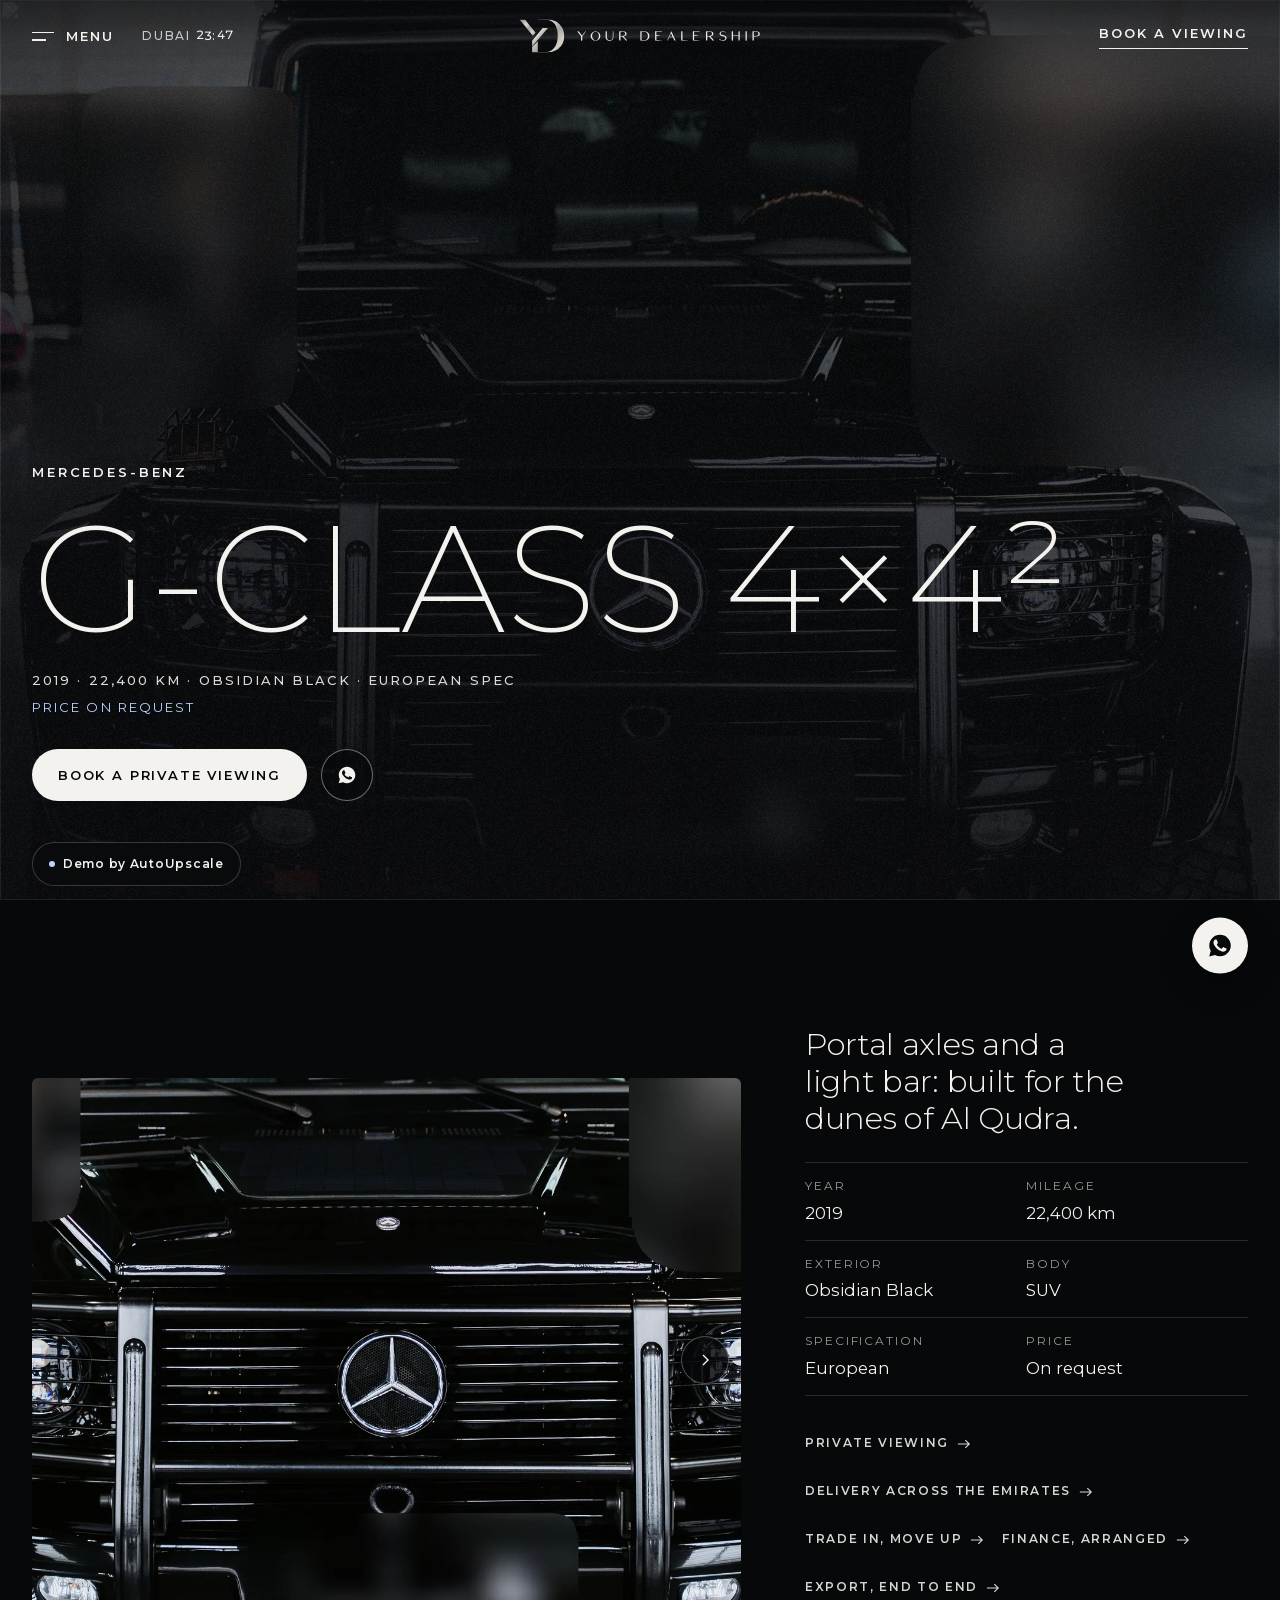
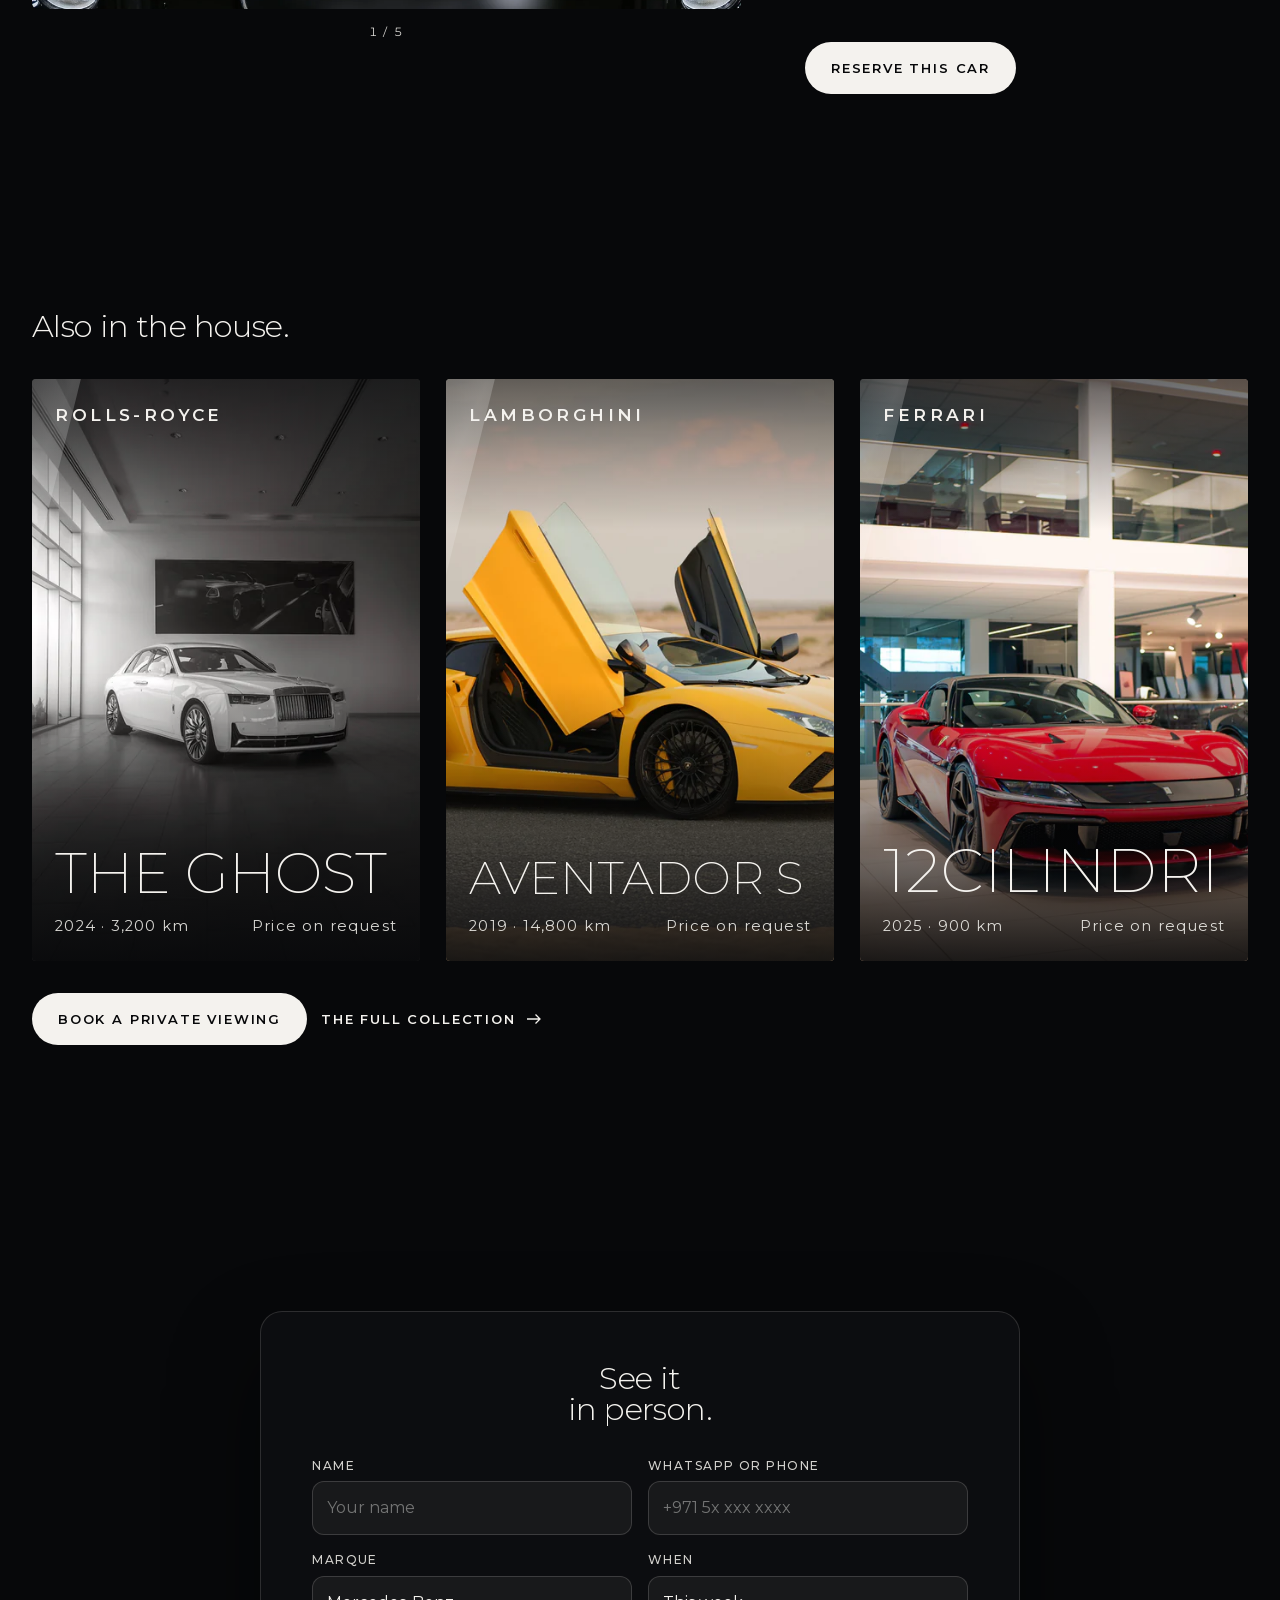
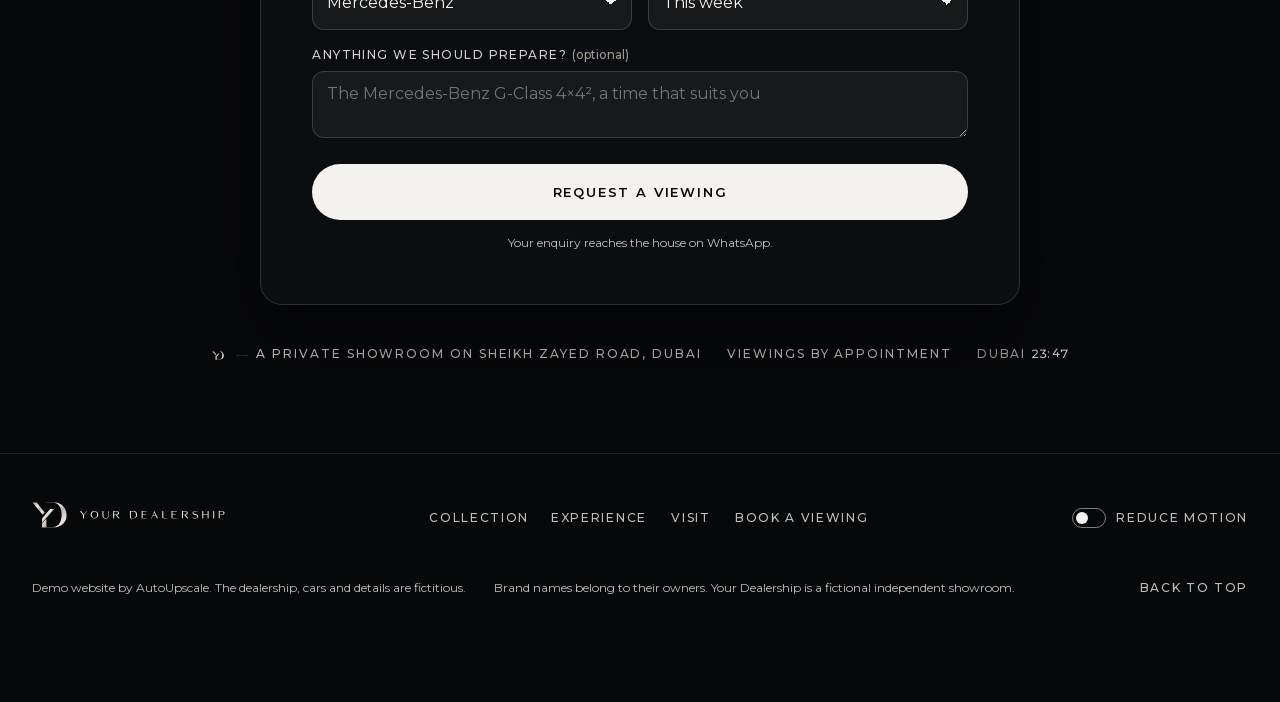
<file: demo/site/vehicles/mercedes-benz-g-class-4x4/index.html>
<!doctype html>
<html lang="en" class="no-js" data-page="vehicle">
<head>
<meta charset="utf-8">
<meta name="viewport" content="width=device-width, initial-scale=1, viewport-fit=cover">
<title>Mercedes-Benz G-Class 4×4² 2019 · Your Dealership, Dubai</title>
<meta name="description" content="Mercedes-Benz G-Class 4×4², 2019, 22,400 km, Obsidian Black, European specification. In the Your Dealership showroom on Sheikh Zayed Road, Dubai. Price on request.">
<meta name="robots" content="noindex, nofollow">
<meta name="theme-color" content="#07080A">
<meta property="og:type" content="website">
<meta property="og:site_name" content="Your Dealership">
<meta property="og:title" content="Mercedes-Benz G-Class 4×4² 2019 · Your Dealership, Dubai">
<meta property="og:description" content="Mercedes-Benz G-Class 4×4², 2019, 22,400 km, Obsidian Black, European specification. In the Your Dealership showroom on Sheikh Zayed Road, Dubai. Price on request.">
<meta property="og:image" content="../../media/og/car-mercedes-benz-g-class-4x4.jpg">
<meta property="og:image:width" content="1200"><meta property="og:image:height" content="630">
<meta name="twitter:card" content="summary_large_image">
<link rel="icon" href="../../favicon.ico" sizes="48x48">
<link rel="icon" href="../../icons/icon.svg" type="image/svg+xml">
<link rel="apple-touch-icon" href="../../icons/icon-192.png">
<link rel="preload" as="font" type="font/woff2" crossorigin href="../../assets/fonts/montserrat-latin.woff2">
<script>window.__yd0=performance.now();!function(d,h){h.className=h.className.replace('no-js','js');var q=location.search,m=0;try{m=localStorage.getItem('yd-calma')==='1'}catch(e){}if(m)h.classList.add('sem-movimento');if(/[?&]embed=1/.test(q))h.classList.add('embed');if(/[?&]showreel=1/.test(q))h.classList.add('showreel');try{if(sessionStorage.getItem('yd-corte')==='1'){h.classList.add('chega');sessionStorage.removeItem('yd-corte')}}catch(e){}h.classList.add('aberto');}(document,document.documentElement)</script>
<link rel="stylesheet" href="../../assets/site.css?v=9c7779f3">
<script type="application/json" id="cfg">{"root":"../../","crm":"../../../crm/?tour=1","au":"https://autoupscale.pt/#contact","home":false,"streak":"../../media/img/streak.png","burn":"../../media/img/glow.png"}</script>
<script type="application/json" id="scenes">{"car-mercedes-benz-g-class-4x4":{"k":"img","L":[[3840,"../../media/img/mercedes-benz-g-class-4x4-3840.webp"],[2560,"../../media/img/mercedes-benz-g-class-4x4-2560.webp"],[1920,"../../media/img/mercedes-benz-g-class-4x4-1920.webp"],[1280,"../../media/img/mercedes-benz-g-class-4x4-1280.webp"]],"P":[[1440,"../../media/img/mercedes-benz-g-class-4x4-p-1440.webp"],[1080,"../../media/img/mercedes-benz-g-class-4x4-p-1080.webp"],[720,"../../media/img/mercedes-benz-g-class-4x4-p-720.webp"]],"veil":0.55,"tone":"dark","pos":"50% 50%","posP":"50% 50%","grad":"hero"},"black":{"k":"black","veil":0},"credits":{"k":"img","L":[[3840,"../../media/img/h1-3840.webp"],[2560,"../../media/img/h1-2560.webp"],[1920,"../../media/img/h1-1920.webp"],[1280,"../../media/img/h1-1280.webp"]],"P":[[1382,"../../media/img/h1-p-1382.webp"],[1080,"../../media/img/h1-p-1080.webp"],[720,"../../media/img/h1-p-720.webp"]],"veil":0.5,"tone":"dark","pos":"50% 50%","posP":"50% 50%","grad":""}}</script>

<script src="../../assets/site.js?v=9c7779f3" defer></script>
</head>
<body id="top">
<a class="salta" href="#main">Skip to content</a>

<div id="stage" aria-hidden="true"><div class="cenas"></div><i class="veu-palco"></i><i class="matte top"></i><i class="matte bottom"></i><div class="strips"><i></i><i></i><i></i><i></i><i></i><i></i></div><i class="grain"></i></div>
<header class="cab" data-cab>
  <div class="cab-esq"><button class="menu-btn" type="button" aria-label="Menu" aria-expanded="false" aria-controls="menu" data-menu-open><span class="menu-ic" aria-hidden="true"><i></i><i></i></span><span class="mask"><span class="menu-t">Menu</span></span></button><span class="hora cab-hora" data-hora><span class="sr" data-hora-txt>Dubai time</span><span class="hora-l" aria-hidden="true">Dubai</span> <span class="dig" aria-hidden="true"><i data-d="0"></i><i data-d="0"></i><b>:</b><i data-d="0"></i><i data-d="0"></i></span></span></div>
  <a class="cab-marca" href="../.././" aria-label="Your Dealership, home"><span class="marca "><svg class="yd-c-mono" viewBox="352 342 320 237" aria-hidden="true"><defs><linearGradient id="yd-mc" x1="0" y1="0" x2="1" y2="1"><stop offset="0" stop-color="#8E8A84"/><stop offset=".35" stop-color="#F2EFEA"/><stop offset=".55" stop-color="#B9B4AC"/><stop offset=".8" stop-color="#E9E5DE"/><stop offset="1" stop-color="#9C978F"/></linearGradient></defs><g class="yd-mono" fill="url(#yd-mc)"><path class="yd-y-esq" d="M357 346.6 L394.5 346.6 L467.6 437.2 L449 458.2 Z"/><path class="yd-y-dir" d="M517.5 405.6 L554.2 405.6 L443.5 533.4 L443.5 496.2 L447.6 488.6 Z"/><path class="yd-d" d="M483 346.6 L568 346.6 L581.5 348.5 C582.3 348.8 584.1 349.7 586.3 350.5 C588.6 351.3 592.2 352.5 595.0 353.5 C597.8 354.5 600.7 355.3 603.3 356.5 C606.0 357.7 608.4 359.0 611.0 360.5 C613.6 362.0 616.4 363.7 619.0 365.5 C621.6 367.3 624.1 369.3 626.7 371.5 C629.2 373.7 631.9 376.0 634.3 378.5 C636.8 381.0 639.1 383.7 641.3 386.5 C643.6 389.3 645.9 392.3 648.0 395.5 C650.1 398.7 651.9 402.0 653.7 405.5 C655.4 409.0 657.2 412.7 658.7 416.5 C660.1 420.3 661.3 424.5 662.3 428.5 C663.4 432.5 664.3 436.5 665.0 440.5 C665.7 444.5 666.1 448.5 666.3 452.5 C666.6 456.5 666.7 460.5 666.7 464.5 C666.6 468.5 666.4 472.5 666.0 476.5 C665.6 480.5 665.1 484.7 664.3 488.5 C663.6 492.3 662.8 495.8 661.7 499.5 C660.5 503.2 658.9 507.0 657.3 510.5 C655.7 514.0 653.9 517.3 652.0 520.5 C650.1 523.7 648.1 526.7 646.0 529.5 C643.9 532.3 641.6 535.0 639.3 537.5 C637.1 540.0 634.8 542.3 632.3 544.5 C629.9 546.7 627.2 548.7 624.7 550.5 C622.2 552.3 619.9 554.0 617.3 555.5 C614.8 557.0 612.0 558.2 609.3 559.5 C606.7 560.8 604.2 562.3 601.3 563.5 C598.5 564.7 595.4 565.5 592.3 566.5 C589.3 567.5 586.1 568.7 583.0 569.5 C579.9 570.3 577.2 571.0 574.0 571.5 C570.8 572.0 566.2 572.2 563.7 572.5 C561.2 572.8 559.8 573.3 559.0 573.5 L548 574.0 L443.5 574.0 L443.5 537.8 L483 497 L483 571.3 L556.5 571.3 L556.5 570.5 C557.1 570.2 558.2 569.2 560.0 568.5 C561.8 567.8 564.8 567.3 567.0 566.5 C569.2 565.7 571.2 564.7 573.3 563.5 C575.4 562.3 577.5 561.0 579.7 559.5 C581.8 558.0 584.2 556.3 586.3 554.5 C588.5 552.7 590.6 550.7 592.7 548.5 C594.7 546.3 596.8 544.0 598.7 541.5 C600.6 539.0 602.3 536.3 604.0 533.5 C605.7 530.7 607.2 527.7 608.7 524.5 C610.2 521.3 611.7 518.0 613.0 514.5 C614.3 511.0 615.3 507.3 616.3 503.5 C617.3 499.7 618.3 495.7 619.0 491.5 C619.7 487.3 620.2 482.8 620.7 478.5 C621.1 474.2 621.5 469.8 621.7 465.5 C621.8 461.2 621.8 456.8 621.7 452.5 C621.6 448.2 621.4 443.7 621.0 439.5 C620.6 435.3 620.0 431.5 619.3 427.5 C618.7 423.5 617.9 419.3 617.0 415.5 C616.1 411.7 614.8 408.0 613.7 404.5 C612.5 401.0 611.3 397.7 610.0 394.5 C608.7 391.3 607.2 388.3 605.7 385.5 C604.1 382.7 602.4 380.0 600.7 377.5 C598.9 375.0 596.9 372.7 595.0 370.5 C593.1 368.3 591.1 366.3 589.0 364.5 C586.9 362.7 584.8 361.0 582.7 359.5 C580.5 358.0 578.3 356.7 576.0 355.5 C573.7 354.3 571.1 353.3 568.7 352.5 C566.3 351.7 563.4 351.0 561.7 350.5 C559.9 350.0 558.6 349.7 558.0 349.5 L484.2 348.3 Z"/></g></svg><svg class="yd-c-nome" viewBox="145 622 740 48" aria-hidden="true"><g class="yd-nome" fill="#EEEAE3"><path transform="translate(142 619) scale(.25) translate(0.000000,216.000000) scale(0.100000,-0.100000)" d="M341 1826 c-7 -8 -4 -21 7 -38 34 -50 161 -216 298 -388 77 -96 170
-216 206 -267 l66 -92 7 -286 c4 -157 5 -304 1 -327 -11 -69 9 -88 95 -88 119
0 109 -31 109 358 0 322 1 339 21 371 28 46 204 282 314 421 99 124 200 257
227 298 23 35 7 56 -36 48 -41 -8 -49 -17 -183 -193 -186 -245 -374 -478 -387
-481 -12 -3 -79 69 -115 122 -8 12 -40 53 -71 91 -31 39 -94 120 -140 180
-112 148 -208 262 -228 271 -30 12 -181 12 -191 0z"/><path transform="translate(142 619) scale(.25) translate(0.000000,216.000000) scale(0.100000,-0.100000)" d="M3090 1819 c-284 -64 -473 -228 -582 -507 -29 -73 -31 -84 -31 -222
0 -150 10 -199 67 -332 69 -162 248 -315 446 -380 90 -30 104 -32 250 -32 170
-1 214 8 340 66 302 141 470 440 431 765 -40 325 -271 567 -613 643 -108 25
-197 24 -308 -1z m251 -68 c77 -13 184 -66 243 -120 268 -249 282 -786 29
-1061 -150 -163 -413 -200 -626 -87 -212 112 -348 495 -277 780 90 359 322
538 631 488z"/><path transform="translate(142 619) scale(.25) translate(0.000000,216.000000) scale(0.100000,-0.100000)" d="M4870 1821 c-14 -28 -14 -963 1 -1050 19 -106 62 -186 145 -268 41
-40 79 -73 86 -73 6 0 19 -6 27 -14 22 -19 150 -61 243 -80 102 -21 180 -20
286 3 247 56 392 189 436 405 24 116 24 1056 0 1080 -19 19 -60 21 -71 4 -4
-7 -10 -249 -13 -538 -7 -590 -5 -578 -83 -691 -84 -123 -230 -189 -417 -189
-189 0 -335 80 -396 218 -49 111 -54 175 -54 701 0 365 -3 490 -12 499 -7 7
-43 12 -90 12 -66 0 -79 -3 -88 -19z"/><path transform="translate(142 619) scale(.25) translate(0.000000,216.000000) scale(0.100000,-0.100000)" d="M7041 1827 c-19 -19 -15 -1461 4 -1477 16 -14 167 -11 182 3 4 5 10
156 13 335 l5 327 131 3 c155 3 123 22 300 -178 70 -80 149 -167 175 -195 26
-27 63 -68 81 -91 74 -92 162 -190 180 -200 11 -6 58 -10 105 -9 136 2 136 2
-64 216 -248 268 -393 432 -393 446 0 14 19 19 96 27 122 12 267 117 320 233
24 51 27 70 27 163 0 129 -19 177 -103 261 -124 125 -195 140 -685 144 -255 2
-366 0 -374 -8z m779 -108 c116 -55 170 -146 170 -289 0 -162 -75 -269 -220
-315 -64 -20 -504 -35 -522 -17 -7 7 -13 433 -8 645 0 5 118 7 263 5 258 -3
263 -3 317 -29z"/><path transform="translate(142 619) scale(.25) translate(0.000000,216.000000) scale(0.100000,-0.100000)" d="M10438 1829 c-17 -13 -18 -61 -18 -738 0 -530 3 -727 11 -737 17 -21
677 -20 808 1 204 33 354 115 467 255 131 163 178 365 144 630 -37 286 -274
520 -584 575 -128 23 -803 34 -828 14z m790 -103 c260 -78 406 -309 406 -641
0 -183 -34 -302 -125 -435 -81 -121 -177 -180 -342 -214 -88 -19 -531 -23
-542 -6 -4 7 -8 900 -5 1313 0 4 118 7 263 7 251 0 267 -1 345 -24z"/><path transform="translate(142 619) scale(.25) translate(0.000000,216.000000) scale(0.100000,-0.100000)" d="M12792 1828 c-9 -9 -12 -184 -12 -734 0 -644 2 -724 16 -738 24 -24
1034 -24 1058 0 9 8 16 19 16 24 0 5 -7 16 -16 24 -13 14 -67 16 -434 16 -257
0 -421 4 -425 10 -3 5 -6 152 -6 326 -1 257 1 318 12 325 8 5 144 9 303 8 316
0 326 1 312 55 -6 26 -6 26 -310 26 -256 0 -305 2 -316 15 -15 18 -12 532 3
553 7 9 106 12 433 12 413 0 424 0 434 20 13 24 -1 56 -27 63 -46 11 -1029 7
-1041 -5z"/><path transform="translate(142 619) scale(.25) translate(0.000000,216.000000) scale(0.100000,-0.100000)" d="M15353 1812 c-7 -4 -19 -26 -28 -47 -9 -22 -22 -53 -30 -70 -13 -27
-109 -249 -224 -516 -22 -53 -41 -99 -41 -102 0 -4 -15 -39 -34 -79 -165 -356
-169 -366 -223 -498 -19 -47 -39 -89 -44 -95 -27 -27 5 -71 44 -61 19 4 37 33
84 133 74 157 153 337 153 351 0 6 7 18 16 26 13 14 54 16 298 16 261 0 284
-1 299 -18 10 -10 17 -21 17 -24 0 -4 25 -58 55 -122 30 -63 55 -118 55 -121
0 -3 12 -32 26 -63 15 -31 37 -81 51 -110 29 -64 50 -74 147 -70 65 3 71 5 74
26 2 12 -5 37 -16 55 -11 17 -23 43 -27 57 -8 27 -43 103 -132 290 -31 63 -69
144 -85 180 -43 95 -51 112 -118 255 -112 235 -153 323 -239 506 -11 25 -21
53 -21 61 0 17 -25 48 -38 48 -4 0 -12 -4 -19 -8z m-12 -349 c12 -27 49 -106
84 -178 77 -156 127 -273 129 -300 1 -19 -6 -20 -228 -23 -134 -1 -234 2 -239
7 -6 6 31 100 97 248 58 132 106 248 106 259 0 51 27 44 51 -13z"/><path transform="translate(142 619) scale(.25) translate(0.000000,216.000000) scale(0.100000,-0.100000)" d="M16964 1828 c-4 -7 -10 -337 -12 -734 -3 -634 -1 -723 12 -736 24
-24 1026 -26 1050 -3 18 19 19 24 6 45 -8 13 -71 16 -432 20 l-423 5 -3 689
c-2 624 -4 691 -19 708 -20 22 -166 27 -179 6z"/><path transform="translate(142 619) scale(.25) translate(0.000000,216.000000) scale(0.100000,-0.100000)" d="M18830 1821 c-15 -30 -14 -1453 2 -1469 14 -14 1024 -17 1046 -3 8 5
12 21 10 37 -3 29 -3 29 -422 32 -289 1 -423 6 -433 13 -10 9 -13 76 -13 329
0 290 1 318 17 324 9 4 147 6 306 5 312 -1 310 -2 305 51 -3 25 -3 25 -305 30
-194 3 -306 9 -313 16 -7 7 -9 101 -8 285 l3 274 430 5 c237 3 431 7 433 8 11
10 -1 63 -17 72 -13 6 -196 10 -525 10 -489 0 -506 -1 -516 -19z"/><path transform="translate(142 619) scale(.25) translate(0.000000,216.000000) scale(0.100000,-0.100000)" d="M20932 1828 c-9 -9 -12 -187 -12 -738 0 -551 3 -729 12 -738 14 -14
156 -16 178 -2 13 8 15 57 17 331 1 256 4 324 15 331 13 9 245 3 270 -8 7 -3
25 -20 39 -39 38 -50 125 -151 199 -230 36 -38 104 -113 150 -165 47 -52 114
-126 150 -163 l64 -68 91 3 c90 3 90 3 93 30 2 16 -1 28 -6 28 -6 0 -57 53
-113 118 -57 64 -135 151 -174 192 -114 123 -255 289 -255 300 0 5 15 10 33
10 37 0 115 20 169 44 127 55 217 164 239 291 25 144 -12 268 -106 352 -120
108 -252 133 -710 133 -244 0 -334 -3 -343 -12z m788 -109 c108 -50 153 -135
154 -284 2 -268 -127 -349 -544 -343 l-195 3 -5 315 c-3 173 -3 321 -1 328 3
11 57 13 270 10 262 -3 267 -3 321 -29z"/><path transform="translate(142 619) scale(.25) translate(0.000000,216.000000) scale(0.100000,-0.100000)" d="M23542 1839 c-226 -27 -391 -138 -441 -295 -26 -84 -26 -104 0 -187
50 -160 213 -266 494 -322 314 -63 425 -146 425 -316 0 -96 -66 -206 -149
-249 -132 -68 -327 -81 -499 -34 -90 24 -207 77 -243 110 -24 22 -54 17 -67
-11 -19 -41 -16 -45 89 -103 300 -166 733 -141 936 55 97 94 118 144 118 283
0 129 -5 142 -83 237 -89 108 -220 167 -532 238 -240 54 -324 118 -322 245 2
106 58 187 165 236 60 28 67 29 222 29 152 0 163 -2 225 -28 92 -39 111 -49
142 -69 35 -24 54 -23 72 4 25 35 20 44 -36 75 -168 92 -331 124 -516 102z"/><path transform="translate(142 619) scale(.25) translate(0.000000,216.000000) scale(0.100000,-0.100000)" d="M25052 1828 c-9 -9 -12 -187 -12 -740 0 -836 -13 -748 108 -748 46 0
73 5 81 13 7 9 12 126 13 363 l3 349 429 3 c337 2 431 0 438 -10 4 -7 7 -168
7 -357 0 -275 2 -346 13 -352 19 -12 146 -11 169 1 19 10 19 29 19 734 0 638
-2 725 -15 736 -23 19 -164 18 -176 0 -5 -8 -10 -132 -11 -275 -3 -369 -3
-364 -14 -375 -7 -7 -159 -9 -435 -8 l-424 3 -3 325 c-2 291 -4 326 -19 338
-22 16 -155 16 -171 0z"/><path transform="translate(142 619) scale(.25) translate(0.000000,216.000000) scale(0.100000,-0.100000)" d="M27266 1824 c-14 -14 -16 -95 -16 -739 0 -830 -12 -745 104 -745 105
0 96 -74 96 754 0 548 -3 725 -12 734 -19 19 -153 16 -172 -4z"/><path transform="translate(142 619) scale(.25) translate(0.000000,216.000000) scale(0.100000,-0.100000)" d="M28376 1825 c-15 -15 -16 -81 -16 -740 0 -706 0 -725 19 -735 24 -12
151 -13 170 -1 12 8 15 67 18 332 2 177 5 325 8 327 2 3 107 4 232 3 355 -2
510 35 616 147 74 80 99 140 105 254 4 92 3 100 -26 162 -62 132 -170 211
-328 242 -134 26 -773 33 -798 9z m776 -113 c108 -53 160 -144 160 -282 0
-163 -66 -264 -207 -315 -61 -22 -523 -32 -530 -11 -7 18 -12 635 -6 641 3 3
120 5 261 3 256 -3 256 -3 322 -36z"/></g></svg></span></a>
  <div class="cab-dir"><a class="cab-book" href="#book" data-sheet data-intent="Private viewing"><span class="mask"><span>Book a viewing</span></span></a></div>
</header>
<div class="menu" id="menu" role="dialog" aria-modal="true" aria-label="Menu" hidden>
  <div class="menu-fundo" aria-hidden="true"><i class="mt"></i><i class="mb"></i></div>
  <div class="menu-in">
    <button class="menu-fecha" type="button" data-menu-close aria-label="Close the menu"><svg class="ic" viewBox="0 0 16 16" aria-hidden="true"><path d="m3 3 10 10M13 3 3 13" fill="none" stroke="currentColor" stroke-width="1.4"/></svg></button>
    <nav class="menu-nav" aria-label="Main"><ol>
      <li><a href="../.././"><span class="li">Home</span></a></li>
      <li><a href="../../collection/"><span class="li">Collection</span></a></li><li><a href="../../experience/"><span class="li">Experience</span></a></li><li><a href="../../visit/"><span class="li">Visit</span></a></li>
      <li><a href="#book" data-sheet data-intent="Private viewing"><span class="li">Book a viewing</span></a></li>
    </ol></nav>
    <div class="menu-pe"><span class="hora menu-hora" data-hora><span class="sr" data-hora-txt>Dubai time</span><span class="hora-l" aria-hidden="true">Dubai</span> <span class="dig" aria-hidden="true"><i data-d="0"></i><i data-d="0"></i><b>:</b><i data-d="0"></i><i data-d="0"></i></span></span><span class="menu-ap">Viewings by appointment</span>
      <a class="btn round" href="#book" data-sheet data-intent="WhatsApp" aria-label="WhatsApp the house"><svg class="ic" viewBox="0 0 24 24" aria-hidden="true"><path fill="currentColor" d="M12.04 2C6.58 2 2.13 6.45 2.13 11.91c0 1.75.46 3.45 1.32 4.95L2.05 22l5.25-1.38a9.9 9.9 0 0 0 4.74 1.21c5.46 0 9.91-4.45 9.91-9.91S17.5 2 12.04 2Zm5.8 14.13c-.25.69-1.45 1.32-2 1.4-.51.08-1.16.11-1.87-.12-.43-.14-.98-.32-1.69-.62-2.97-1.28-4.91-4.27-5.06-4.47-.15-.2-1.21-1.61-1.21-3.07 0-1.46.77-2.18 1.04-2.48.27-.3.59-.37.79-.37h.57c.18 0 .43-.07.67.51.25.6.84 2.06.92 2.21.07.15.12.32.02.52-.1.2-.15.32-.3.5-.15.17-.31.39-.45.52-.15.15-.3.31-.13.6.17.3.77 1.27 1.65 2.06 1.13 1.01 2.09 1.32 2.39 1.47.3.15.47.12.64-.07.17-.2.74-.86.94-1.16.2-.3.39-.25.66-.15.27.1 1.72.81 2.02.96.3.15.49.22.57.35.07.12.07.72-.18 1.41Z"/></svg></a></div>
  </div>
</div>
<main id="main" tabindex="-1">

<section id="vehicle" class="s-ficha" data-scene="car-mercedes-benz-g-class-4x4" data-cut="fade" aria-labelledby="v-t">
  <p class="ficha-marca"><a href="../../collection/?marque=mercedes-benz">MERCEDES-BENZ</a></p>
  <h1 class="ficha-t" id="v-t" style="--k:6.8972"><span class="ln"><span class="li">G-CLASS 4×4²</span></span><span class="sr"> 2019</span></h1>
  <p class="ficha-l">2019&nbsp;· 22,400&nbsp;km&nbsp;· Obsidian&nbsp;Black&nbsp;· European&nbsp;spec</p>
  <p class="ficha-preco">Price on request</p>
  <div class="acts"><a class="btn solid" href="#book" data-sheet data-intent="Private viewing · Mercedes-Benz G-Class 4×4²"><span class="btn-t">Book a private viewing</span></a><a class="btn round wa" href="#book" data-sheet data-intent="WhatsApp · Mercedes-Benz G-Class 4×4²" aria-label="WhatsApp the house about this car"><svg class="ic" viewBox="0 0 24 24" aria-hidden="true"><path fill="currentColor" d="M12.04 2C6.58 2 2.13 6.45 2.13 11.91c0 1.75.46 3.45 1.32 4.95L2.05 22l5.25-1.38a9.9 9.9 0 0 0 4.74 1.21c5.46 0 9.91-4.45 9.91-9.91S17.5 2 12.04 2Zm5.8 14.13c-.25.69-1.45 1.32-2 1.4-.51.08-1.16.11-1.87-.12-.43-.14-.98-.32-1.69-.62-2.97-1.28-4.91-4.27-5.06-4.47-.15-.2-1.21-1.61-1.21-3.07 0-1.46.77-2.18 1.04-2.48.27-.3.59-.37.79-.37h.57c.18 0 .43-.07.67.51.25.6.84 2.06.92 2.21.07.15.12.32.02.52-.1.2-.15.32-.3.5-.15.17-.31.39-.45.52-.15.15-.3.31-.13.6.17.3.77 1.27 1.65 2.06 1.13 1.01 2.09 1.32 2.39 1.47.3.15.47.12.64-.07.17-.2.74-.86.94-1.16.2-.3.39-.25.66-.15.27.1 1.72.81 2.02.96.3.15.49.22.57.35.07.12.07.72-.18 1.41Z"/></svg><span class="btn-t so-tel">WhatsApp</span></a></div>
</section>
<section id="gallery" class="s-galeria" data-scene="black" data-cut="shutter" aria-label="Photographs">
  <div class="gal" data-gal>
    <button class="seta-btn prev" type="button" aria-label="Previous photograph" data-prev><svg class="ic" viewBox="0 0 16 16" aria-hidden="true"><path d="M10 3 5 8l5 5" fill="none" stroke="currentColor" stroke-width="1.4"/></svg></button>
    <ul class="gal-pista" data-pista>
      <li class="gal-f"><button type="button" class="gal-b" data-zoom="0" aria-label="Open photograph 1 full screen"><img src="../../media/img/mercedes-benz-g-class-4x4-card-480.webp" srcset="../../media/img/mercedes-benz-g-class-4x4-card-1200.webp 1200w, ../../media/img/mercedes-benz-g-class-4x4-card-800.webp 800w, ../../media/img/mercedes-benz-g-class-4x4-card-480.webp 480w" sizes="(max-width: 760px) 92vw, 70vw" width="1200" height="1800" alt="Black Mercedes-Benz G-Class 4x4 squared seen from the front" decoding="async"></button></li>
      <li class="gal-f"><button type="button" class="gal-b" data-zoom="1" aria-label="Open photograph 2 full screen"><img src="../../media/img/mercedes-benz-g-class-4x4-d1-960.webp" srcset="../../media/img/mercedes-benz-g-class-4x4-d1-1600.webp 1600w, ../../media/img/mercedes-benz-g-class-4x4-d1-960.webp 960w" sizes="(max-width: 760px) 92vw, 70vw" width="1600" height="1200" alt="Black Mercedes-Benz G-Class 4x4 squared seen from the front, detail 1" loading="lazy" decoding="async"></button></li>
      <li class="gal-f"><button type="button" class="gal-b" data-zoom="2" aria-label="Open photograph 3 full screen"><img src="../../media/img/mercedes-benz-g-class-4x4-d2-922.webp" srcset="../../media/img/mercedes-benz-g-class-4x4-d2-922.webp 922w" sizes="(max-width: 760px) 92vw, 70vw" width="922" height="692" alt="Black Mercedes-Benz G-Class 4x4 squared seen from the front, detail 2" loading="lazy" decoding="async"></button></li>
      <li class="gal-f"><button type="button" class="gal-b" data-zoom="3" aria-label="Open photograph 4 full screen"><img src="../../media/img/mercedes-benz-g-class-4x4-d3-960.webp" srcset="../../media/img/mercedes-benz-g-class-4x4-d3-1306.webp 1306w, ../../media/img/mercedes-benz-g-class-4x4-d3-960.webp 960w" sizes="(max-width: 760px) 92vw, 70vw" width="1306" height="980" alt="Black Mercedes-Benz G-Class 4x4 squared seen from the front, detail 3" loading="lazy" decoding="async"></button></li>
      <li class="gal-f"><button type="button" class="gal-b" data-zoom="4" aria-label="Open photograph 5 full screen"><img src="../../media/img/mercedes-benz-g-class-4x4-1280.webp" srcset="../../media/img/mercedes-benz-g-class-4x4-3840.webp 3840w, ../../media/img/mercedes-benz-g-class-4x4-2560.webp 2560w, ../../media/img/mercedes-benz-g-class-4x4-1920.webp 1920w, ../../media/img/mercedes-benz-g-class-4x4-1280.webp 1280w" sizes="(max-width: 760px) 92vw, 70vw" width="3840" height="3341" alt="Black Mercedes-Benz G-Class 4x4 squared seen from the front, detail 4" loading="lazy" decoding="async"></button></li>
    </ul>
    <button class="seta-btn next" type="button" aria-label="Next photograph" data-next><svg class="ic" viewBox="0 0 16 16" aria-hidden="true"><path d="m6 3 5 5-5 5" fill="none" stroke="currentColor" stroke-width="1.4"/></svg></button>
    <p class="contador" aria-live="polite"><span data-n>1</span> / 5</p>
  </div>
  <div class="ficha-g">
    <p class="ficha-frase">Portal axles and a light bar: built for the dunes of Al Qudra.</p>
    <dl class="specs">
      <div><dt>Year</dt><dd>2019</dd></div><div><dt>Mileage</dt><dd>22,400 km</dd></div>
      <div><dt>Exterior</dt><dd>Obsidian Black</dd></div><div><dt>Body</dt><dd>SUV</dd></div>
      <div><dt>Specification</dt><dd>European</dd></div><div><dt>Price</dt><dd>On request</dd></div>
    </dl>
    <ul class="servs"><li><a href="../../experience/#private-viewing">Private viewing <svg class="ic seta-ic" viewBox="0 0 16 16" aria-hidden="true"><path d="M1 8h13M9.5 3.5 14 8l-4.5 4.5" fill="none" stroke="currentColor" stroke-width="1.3"/></svg></a></li><li><a href="../../experience/#delivery">Delivery across the Emirates <svg class="ic seta-ic" viewBox="0 0 16 16" aria-hidden="true"><path d="M1 8h13M9.5 3.5 14 8l-4.5 4.5" fill="none" stroke="currentColor" stroke-width="1.3"/></svg></a></li><li><a href="../../experience/#trade-in">Trade in, move up <svg class="ic seta-ic" viewBox="0 0 16 16" aria-hidden="true"><path d="M1 8h13M9.5 3.5 14 8l-4.5 4.5" fill="none" stroke="currentColor" stroke-width="1.3"/></svg></a></li><li><a href="../../experience/#finance">Finance, arranged <svg class="ic seta-ic" viewBox="0 0 16 16" aria-hidden="true"><path d="M1 8h13M9.5 3.5 14 8l-4.5 4.5" fill="none" stroke="currentColor" stroke-width="1.3"/></svg></a></li><li><a href="../../experience/#export">Export, end to end <svg class="ic seta-ic" viewBox="0 0 16 16" aria-hidden="true"><path d="M1 8h13M9.5 3.5 14 8l-4.5 4.5" fill="none" stroke="currentColor" stroke-width="1.3"/></svg></a></li></ul>
    <div class="acts"><a class="btn solid" href="#book" data-sheet data-intent="Reserve · Mercedes-Benz G-Class 4×4²"><span class="btn-t">Reserve this car</span></a></div>
  </div>
</section>
<section id="also" class="s-tambem" data-scene="black" data-cut="beat" aria-labelledby="also-t">
  <h2 class="h2 medio" id="also-t"><span class="ln"><span class="li">Also in the house.</span></span></h2>
  <ul class="grade tres"><li class="cartaz" style="--i:0"><a href="../../vehicles/rolls-royce-ghost/" aria-label="Rolls-Royce Ghost, price on request">
      <figure class="cartaz-img"><img src="../../media/img/rolls-royce-ghost-card-800.webp" srcset="../../media/img/rolls-royce-ghost-card-1200.webp 1200w, ../../media/img/rolls-royce-ghost-card-800.webp 800w, ../../media/img/rolls-royce-ghost-card-480.webp 480w" sizes="(max-width: 760px) 86vw, 29vw" width="1200" height="1800" alt="White Rolls-Royce Ghost in a bright gallery room" loading="lazy" decoding="async"><i class="cartaz-glint" aria-hidden="true"></i></figure>
      <span class="cartaz-marca">ROLLS-ROYCE</span>
      <span class="cartaz-modelo" style="--k:5.8662">THE GHOST</span>
      <span class="cartaz-pe"><span>2024 · 3,200 km</span><span>Price on request</span></span>
    </a></li>
<li class="cartaz" style="--i:1"><a href="../../vehicles/lamborghini-aventador-s/" aria-label="Lamborghini Aventador S, price on request">
      <figure class="cartaz-img"><img src="../../media/img/lamborghini-aventador-s-card-800.webp" srcset="../../media/img/lamborghini-aventador-s-card-1200.webp 1200w, ../../media/img/lamborghini-aventador-s-card-800.webp 800w, ../../media/img/lamborghini-aventador-s-card-480.webp 480w" sizes="(max-width: 760px) 86vw, 29vw" width="1200" height="1800" alt="Yellow Lamborghini Aventador S with its doors up on a desert road" loading="lazy" decoding="async"><i class="cartaz-glint" aria-hidden="true"></i></figure>
      <span class="cartaz-marca">LAMBORGHINI</span>
      <span class="cartaz-modelo" style="--k:7.2595">AVENTADOR S</span>
      <span class="cartaz-pe"><span>2019 · 14,800 km</span><span>Price on request</span></span>
    </a></li>
<li class="cartaz" style="--i:2"><a href="../../vehicles/ferrari-12cilindri/" aria-label="Ferrari 12Cilindri, price on request">
      <figure class="cartaz-img"><img src="../../media/img/ferrari-12cilindri-card-800.webp" srcset="../../media/img/ferrari-12cilindri-card-1200.webp 1200w, ../../media/img/ferrari-12cilindri-card-800.webp 800w, ../../media/img/ferrari-12cilindri-card-480.webp 480w" sizes="(max-width: 760px) 86vw, 29vw" width="1200" height="1800" alt="Red Ferrari 12Cilindri in a showroom" loading="lazy" decoding="async"><i class="cartaz-glint" aria-hidden="true"></i></figure>
      <span class="cartaz-marca">FERRARI</span>
      <span class="cartaz-modelo" style="--k:5.4198">12CILINDRI</span>
      <span class="cartaz-pe"><span>2025 · 900 km</span><span>Price on request</span></span>
    </a></li></ul>
  <div class="acts"><a class="btn solid" href="#book" data-sheet data-intent="Private viewing"><span class="btn-t">Book a private viewing</span></a><a class="link" href="../../collection/">The full collection <svg class="ic seta-ic" viewBox="0 0 16 16" aria-hidden="true"><path d="M1 8h13M9.5 3.5 14 8l-4.5 4.5" fill="none" stroke="currentColor" stroke-width="1.3"/></svg></a></div>
</section>
<section id="book" class="s-book" data-scene="credits" data-cut="fade" aria-labelledby="book-t">
  <div class="book-in">
    <h2 class="h2" id="book-t"><span class="ln"><span class="li">See it</span></span> <span class="ln"><span class="li">in person.</span></span></h2>
    <form class="form-book" data-form="book" novalidate aria-label="Book a private viewing">
      <div class="campos">
        <label class="campo"><span>Name</span><input name="name" autocomplete="name" required minlength="2" placeholder="Your name"></label>
        <label class="campo"><span>WhatsApp or phone</span><input name="phone" type="tel" inputmode="tel" autocomplete="tel" required minlength="7" placeholder="+971 5x xxx xxxx"></label>
        <label class="campo"><span>Marque</span><select name="marque" required><option value="">Choose a marque</option><option value="Rolls-Royce">Rolls-Royce</option><option value="Bentley">Bentley</option><option value="Ferrari">Ferrari</option><option value="Lamborghini">Lamborghini</option><option value="McLaren">McLaren</option><option value="Mercedes-Benz" selected>Mercedes-Benz</option><option value="Something else">Something else</option></select></label>
        <label class="campo"><span>When</span><select name="when"><option>This week</option><option>Next week</option><option>Later this month</option><option>Just exploring</option></select></label>
        <label class="campo largo"><span>Anything we should prepare? <em>(optional)</em></span><textarea name="msg" rows="2" placeholder="The Mercedes-Benz G-Class 4×4², a time that suits you"></textarea></label>
      </div>
      <input type="hidden" name="car" value="Mercedes-Benz G-Class 4×4²">
      <div class="form-pe"><button class="btn solid" type="submit"><span class="btn-t">Request a viewing</span></button><p class="form-nota">Your enquiry reaches the house on WhatsApp.</p></div>
    </form>
  </div>
  <div class="creditos">
    <p class="cred-marca"><span class="marca cred"><svg class="yd-k-mono" viewBox="352 342 320 237" aria-hidden="true"><defs><linearGradient id="yd-mk" x1="0" y1="0" x2="1" y2="1"><stop offset="0" stop-color="#8E8A84"/><stop offset=".35" stop-color="#F2EFEA"/><stop offset=".55" stop-color="#B9B4AC"/><stop offset=".8" stop-color="#E9E5DE"/><stop offset="1" stop-color="#9C978F"/></linearGradient></defs><g class="yd-mono" fill="url(#yd-mk)"><path class="yd-y-esq" d="M357 346.6 L394.5 346.6 L467.6 437.2 L449 458.2 Z"/><path class="yd-y-dir" d="M517.5 405.6 L554.2 405.6 L443.5 533.4 L443.5 496.2 L447.6 488.6 Z"/><path class="yd-d" d="M483 346.6 L568 346.6 L581.5 348.5 C582.3 348.8 584.1 349.7 586.3 350.5 C588.6 351.3 592.2 352.5 595.0 353.5 C597.8 354.5 600.7 355.3 603.3 356.5 C606.0 357.7 608.4 359.0 611.0 360.5 C613.6 362.0 616.4 363.7 619.0 365.5 C621.6 367.3 624.1 369.3 626.7 371.5 C629.2 373.7 631.9 376.0 634.3 378.5 C636.8 381.0 639.1 383.7 641.3 386.5 C643.6 389.3 645.9 392.3 648.0 395.5 C650.1 398.7 651.9 402.0 653.7 405.5 C655.4 409.0 657.2 412.7 658.7 416.5 C660.1 420.3 661.3 424.5 662.3 428.5 C663.4 432.5 664.3 436.5 665.0 440.5 C665.7 444.5 666.1 448.5 666.3 452.5 C666.6 456.5 666.7 460.5 666.7 464.5 C666.6 468.5 666.4 472.5 666.0 476.5 C665.6 480.5 665.1 484.7 664.3 488.5 C663.6 492.3 662.8 495.8 661.7 499.5 C660.5 503.2 658.9 507.0 657.3 510.5 C655.7 514.0 653.9 517.3 652.0 520.5 C650.1 523.7 648.1 526.7 646.0 529.5 C643.9 532.3 641.6 535.0 639.3 537.5 C637.1 540.0 634.8 542.3 632.3 544.5 C629.9 546.7 627.2 548.7 624.7 550.5 C622.2 552.3 619.9 554.0 617.3 555.5 C614.8 557.0 612.0 558.2 609.3 559.5 C606.7 560.8 604.2 562.3 601.3 563.5 C598.5 564.7 595.4 565.5 592.3 566.5 C589.3 567.5 586.1 568.7 583.0 569.5 C579.9 570.3 577.2 571.0 574.0 571.5 C570.8 572.0 566.2 572.2 563.7 572.5 C561.2 572.8 559.8 573.3 559.0 573.5 L548 574.0 L443.5 574.0 L443.5 537.8 L483 497 L483 571.3 L556.5 571.3 L556.5 570.5 C557.1 570.2 558.2 569.2 560.0 568.5 C561.8 567.8 564.8 567.3 567.0 566.5 C569.2 565.7 571.2 564.7 573.3 563.5 C575.4 562.3 577.5 561.0 579.7 559.5 C581.8 558.0 584.2 556.3 586.3 554.5 C588.5 552.7 590.6 550.7 592.7 548.5 C594.7 546.3 596.8 544.0 598.7 541.5 C600.6 539.0 602.3 536.3 604.0 533.5 C605.7 530.7 607.2 527.7 608.7 524.5 C610.2 521.3 611.7 518.0 613.0 514.5 C614.3 511.0 615.3 507.3 616.3 503.5 C617.3 499.7 618.3 495.7 619.0 491.5 C619.7 487.3 620.2 482.8 620.7 478.5 C621.1 474.2 621.5 469.8 621.7 465.5 C621.8 461.2 621.8 456.8 621.7 452.5 C621.6 448.2 621.4 443.7 621.0 439.5 C620.6 435.3 620.0 431.5 619.3 427.5 C618.7 423.5 617.9 419.3 617.0 415.5 C616.1 411.7 614.8 408.0 613.7 404.5 C612.5 401.0 611.3 397.7 610.0 394.5 C608.7 391.3 607.2 388.3 605.7 385.5 C604.1 382.7 602.4 380.0 600.7 377.5 C598.9 375.0 596.9 372.7 595.0 370.5 C593.1 368.3 591.1 366.3 589.0 364.5 C586.9 362.7 584.8 361.0 582.7 359.5 C580.5 358.0 578.3 356.7 576.0 355.5 C573.7 354.3 571.1 353.3 568.7 352.5 C566.3 351.7 563.4 351.0 561.7 350.5 C559.9 350.0 558.6 349.7 558.0 349.5 L484.2 348.3 Z"/></g></svg><svg class="yd-k-nome" viewBox="145 622 740 48" aria-hidden="true"><g class="yd-nome" fill="#EEEAE3"><path transform="translate(142 619) scale(.25) translate(0.000000,216.000000) scale(0.100000,-0.100000)" d="M341 1826 c-7 -8 -4 -21 7 -38 34 -50 161 -216 298 -388 77 -96 170
-216 206 -267 l66 -92 7 -286 c4 -157 5 -304 1 -327 -11 -69 9 -88 95 -88 119
0 109 -31 109 358 0 322 1 339 21 371 28 46 204 282 314 421 99 124 200 257
227 298 23 35 7 56 -36 48 -41 -8 -49 -17 -183 -193 -186 -245 -374 -478 -387
-481 -12 -3 -79 69 -115 122 -8 12 -40 53 -71 91 -31 39 -94 120 -140 180
-112 148 -208 262 -228 271 -30 12 -181 12 -191 0z"/><path transform="translate(142 619) scale(.25) translate(0.000000,216.000000) scale(0.100000,-0.100000)" d="M3090 1819 c-284 -64 -473 -228 -582 -507 -29 -73 -31 -84 -31 -222
0 -150 10 -199 67 -332 69 -162 248 -315 446 -380 90 -30 104 -32 250 -32 170
-1 214 8 340 66 302 141 470 440 431 765 -40 325 -271 567 -613 643 -108 25
-197 24 -308 -1z m251 -68 c77 -13 184 -66 243 -120 268 -249 282 -786 29
-1061 -150 -163 -413 -200 -626 -87 -212 112 -348 495 -277 780 90 359 322
538 631 488z"/><path transform="translate(142 619) scale(.25) translate(0.000000,216.000000) scale(0.100000,-0.100000)" d="M4870 1821 c-14 -28 -14 -963 1 -1050 19 -106 62 -186 145 -268 41
-40 79 -73 86 -73 6 0 19 -6 27 -14 22 -19 150 -61 243 -80 102 -21 180 -20
286 3 247 56 392 189 436 405 24 116 24 1056 0 1080 -19 19 -60 21 -71 4 -4
-7 -10 -249 -13 -538 -7 -590 -5 -578 -83 -691 -84 -123 -230 -189 -417 -189
-189 0 -335 80 -396 218 -49 111 -54 175 -54 701 0 365 -3 490 -12 499 -7 7
-43 12 -90 12 -66 0 -79 -3 -88 -19z"/><path transform="translate(142 619) scale(.25) translate(0.000000,216.000000) scale(0.100000,-0.100000)" d="M7041 1827 c-19 -19 -15 -1461 4 -1477 16 -14 167 -11 182 3 4 5 10
156 13 335 l5 327 131 3 c155 3 123 22 300 -178 70 -80 149 -167 175 -195 26
-27 63 -68 81 -91 74 -92 162 -190 180 -200 11 -6 58 -10 105 -9 136 2 136 2
-64 216 -248 268 -393 432 -393 446 0 14 19 19 96 27 122 12 267 117 320 233
24 51 27 70 27 163 0 129 -19 177 -103 261 -124 125 -195 140 -685 144 -255 2
-366 0 -374 -8z m779 -108 c116 -55 170 -146 170 -289 0 -162 -75 -269 -220
-315 -64 -20 -504 -35 -522 -17 -7 7 -13 433 -8 645 0 5 118 7 263 5 258 -3
263 -3 317 -29z"/><path transform="translate(142 619) scale(.25) translate(0.000000,216.000000) scale(0.100000,-0.100000)" d="M10438 1829 c-17 -13 -18 -61 -18 -738 0 -530 3 -727 11 -737 17 -21
677 -20 808 1 204 33 354 115 467 255 131 163 178 365 144 630 -37 286 -274
520 -584 575 -128 23 -803 34 -828 14z m790 -103 c260 -78 406 -309 406 -641
0 -183 -34 -302 -125 -435 -81 -121 -177 -180 -342 -214 -88 -19 -531 -23
-542 -6 -4 7 -8 900 -5 1313 0 4 118 7 263 7 251 0 267 -1 345 -24z"/><path transform="translate(142 619) scale(.25) translate(0.000000,216.000000) scale(0.100000,-0.100000)" d="M12792 1828 c-9 -9 -12 -184 -12 -734 0 -644 2 -724 16 -738 24 -24
1034 -24 1058 0 9 8 16 19 16 24 0 5 -7 16 -16 24 -13 14 -67 16 -434 16 -257
0 -421 4 -425 10 -3 5 -6 152 -6 326 -1 257 1 318 12 325 8 5 144 9 303 8 316
0 326 1 312 55 -6 26 -6 26 -310 26 -256 0 -305 2 -316 15 -15 18 -12 532 3
553 7 9 106 12 433 12 413 0 424 0 434 20 13 24 -1 56 -27 63 -46 11 -1029 7
-1041 -5z"/><path transform="translate(142 619) scale(.25) translate(0.000000,216.000000) scale(0.100000,-0.100000)" d="M15353 1812 c-7 -4 -19 -26 -28 -47 -9 -22 -22 -53 -30 -70 -13 -27
-109 -249 -224 -516 -22 -53 -41 -99 -41 -102 0 -4 -15 -39 -34 -79 -165 -356
-169 -366 -223 -498 -19 -47 -39 -89 -44 -95 -27 -27 5 -71 44 -61 19 4 37 33
84 133 74 157 153 337 153 351 0 6 7 18 16 26 13 14 54 16 298 16 261 0 284
-1 299 -18 10 -10 17 -21 17 -24 0 -4 25 -58 55 -122 30 -63 55 -118 55 -121
0 -3 12 -32 26 -63 15 -31 37 -81 51 -110 29 -64 50 -74 147 -70 65 3 71 5 74
26 2 12 -5 37 -16 55 -11 17 -23 43 -27 57 -8 27 -43 103 -132 290 -31 63 -69
144 -85 180 -43 95 -51 112 -118 255 -112 235 -153 323 -239 506 -11 25 -21
53 -21 61 0 17 -25 48 -38 48 -4 0 -12 -4 -19 -8z m-12 -349 c12 -27 49 -106
84 -178 77 -156 127 -273 129 -300 1 -19 -6 -20 -228 -23 -134 -1 -234 2 -239
7 -6 6 31 100 97 248 58 132 106 248 106 259 0 51 27 44 51 -13z"/><path transform="translate(142 619) scale(.25) translate(0.000000,216.000000) scale(0.100000,-0.100000)" d="M16964 1828 c-4 -7 -10 -337 -12 -734 -3 -634 -1 -723 12 -736 24
-24 1026 -26 1050 -3 18 19 19 24 6 45 -8 13 -71 16 -432 20 l-423 5 -3 689
c-2 624 -4 691 -19 708 -20 22 -166 27 -179 6z"/><path transform="translate(142 619) scale(.25) translate(0.000000,216.000000) scale(0.100000,-0.100000)" d="M18830 1821 c-15 -30 -14 -1453 2 -1469 14 -14 1024 -17 1046 -3 8 5
12 21 10 37 -3 29 -3 29 -422 32 -289 1 -423 6 -433 13 -10 9 -13 76 -13 329
0 290 1 318 17 324 9 4 147 6 306 5 312 -1 310 -2 305 51 -3 25 -3 25 -305 30
-194 3 -306 9 -313 16 -7 7 -9 101 -8 285 l3 274 430 5 c237 3 431 7 433 8 11
10 -1 63 -17 72 -13 6 -196 10 -525 10 -489 0 -506 -1 -516 -19z"/><path transform="translate(142 619) scale(.25) translate(0.000000,216.000000) scale(0.100000,-0.100000)" d="M20932 1828 c-9 -9 -12 -187 -12 -738 0 -551 3 -729 12 -738 14 -14
156 -16 178 -2 13 8 15 57 17 331 1 256 4 324 15 331 13 9 245 3 270 -8 7 -3
25 -20 39 -39 38 -50 125 -151 199 -230 36 -38 104 -113 150 -165 47 -52 114
-126 150 -163 l64 -68 91 3 c90 3 90 3 93 30 2 16 -1 28 -6 28 -6 0 -57 53
-113 118 -57 64 -135 151 -174 192 -114 123 -255 289 -255 300 0 5 15 10 33
10 37 0 115 20 169 44 127 55 217 164 239 291 25 144 -12 268 -106 352 -120
108 -252 133 -710 133 -244 0 -334 -3 -343 -12z m788 -109 c108 -50 153 -135
154 -284 2 -268 -127 -349 -544 -343 l-195 3 -5 315 c-3 173 -3 321 -1 328 3
11 57 13 270 10 262 -3 267 -3 321 -29z"/><path transform="translate(142 619) scale(.25) translate(0.000000,216.000000) scale(0.100000,-0.100000)" d="M23542 1839 c-226 -27 -391 -138 -441 -295 -26 -84 -26 -104 0 -187
50 -160 213 -266 494 -322 314 -63 425 -146 425 -316 0 -96 -66 -206 -149
-249 -132 -68 -327 -81 -499 -34 -90 24 -207 77 -243 110 -24 22 -54 17 -67
-11 -19 -41 -16 -45 89 -103 300 -166 733 -141 936 55 97 94 118 144 118 283
0 129 -5 142 -83 237 -89 108 -220 167 -532 238 -240 54 -324 118 -322 245 2
106 58 187 165 236 60 28 67 29 222 29 152 0 163 -2 225 -28 92 -39 111 -49
142 -69 35 -24 54 -23 72 4 25 35 20 44 -36 75 -168 92 -331 124 -516 102z"/><path transform="translate(142 619) scale(.25) translate(0.000000,216.000000) scale(0.100000,-0.100000)" d="M25052 1828 c-9 -9 -12 -187 -12 -740 0 -836 -13 -748 108 -748 46 0
73 5 81 13 7 9 12 126 13 363 l3 349 429 3 c337 2 431 0 438 -10 4 -7 7 -168
7 -357 0 -275 2 -346 13 -352 19 -12 146 -11 169 1 19 10 19 29 19 734 0 638
-2 725 -15 736 -23 19 -164 18 -176 0 -5 -8 -10 -132 -11 -275 -3 -369 -3
-364 -14 -375 -7 -7 -159 -9 -435 -8 l-424 3 -3 325 c-2 291 -4 326 -19 338
-22 16 -155 16 -171 0z"/><path transform="translate(142 619) scale(.25) translate(0.000000,216.000000) scale(0.100000,-0.100000)" d="M27266 1824 c-14 -14 -16 -95 -16 -739 0 -830 -12 -745 104 -745 105
0 96 -74 96 754 0 548 -3 725 -12 734 -19 19 -153 16 -172 -4z"/><path transform="translate(142 619) scale(.25) translate(0.000000,216.000000) scale(0.100000,-0.100000)" d="M28376 1825 c-15 -15 -16 -81 -16 -740 0 -706 0 -725 19 -735 24 -12
151 -13 170 -1 12 8 15 67 18 332 2 177 5 325 8 327 2 3 107 4 232 3 355 -2
510 35 616 147 74 80 99 140 105 254 4 92 3 100 -26 162 -62 132 -170 211
-328 242 -134 26 -773 33 -798 9z m776 -113 c108 -53 160 -144 160 -282 0
-163 -66 -264 -207 -315 -61 -22 -523 -32 -530 -11 -7 18 -12 635 -6 641 3 3
120 5 261 3 256 -3 256 -3 322 -36z"/></g></svg></span></p>
    <ul class="cred-l"><li>A private showroom on Sheikh Zayed Road, Dubai</li><li>Viewings by appointment</li><li><span class="hora cred-hora" data-hora><span class="sr" data-hora-txt>Dubai time</span><span class="hora-l" aria-hidden="true">Dubai</span> <span class="dig" aria-hidden="true"><i data-d="0"></i><i data-d="0"></i><b>:</b><i data-d="0"></i><i data-d="0"></i></span></span></li></ul>
  </div>
</section>
<dialog class="zoom" data-zoom-dlg aria-label="Photograph, full screen"><button class="zoom-x" type="button" data-zoom-close aria-label="Close"><svg class="ic" viewBox="0 0 16 16" aria-hidden="true"><path d="m3 3 10 10M13 3 3 13" fill="none" stroke="currentColor" stroke-width="1.4"/></svg></button><button class="seta-btn prev" type="button" data-zoom-prev aria-label="Previous photograph"><svg class="ic" viewBox="0 0 16 16" aria-hidden="true"><path d="M10 3 5 8l5 5" fill="none" stroke="currentColor" stroke-width="1.4"/></svg></button><img alt="" data-zoom-img><button class="seta-btn next" type="button" data-zoom-next aria-label="Next photograph"><svg class="ic" viewBox="0 0 16 16" aria-hidden="true"><path d="m6 3 5 5-5 5" fill="none" stroke="currentColor" stroke-width="1.4"/></svg></button><p class="contador"><span data-zoom-n>1</span> / 5</p></dialog>

</main>
<footer class="pe">
  <div class="pe-a"><a class="pe-marca" href="../.././" aria-label="Your Dealership, home"><span class="marca mini"><svg class="yd-f-mono" viewBox="352 342 320 237" aria-hidden="true"><defs><linearGradient id="yd-mf" x1="0" y1="0" x2="1" y2="1"><stop offset="0" stop-color="#8E8A84"/><stop offset=".35" stop-color="#F2EFEA"/><stop offset=".55" stop-color="#B9B4AC"/><stop offset=".8" stop-color="#E9E5DE"/><stop offset="1" stop-color="#9C978F"/></linearGradient></defs><g class="yd-mono" fill="url(#yd-mf)"><path class="yd-y-esq" d="M357 346.6 L394.5 346.6 L467.6 437.2 L449 458.2 Z"/><path class="yd-y-dir" d="M517.5 405.6 L554.2 405.6 L443.5 533.4 L443.5 496.2 L447.6 488.6 Z"/><path class="yd-d" d="M483 346.6 L568 346.6 L581.5 348.5 C582.3 348.8 584.1 349.7 586.3 350.5 C588.6 351.3 592.2 352.5 595.0 353.5 C597.8 354.5 600.7 355.3 603.3 356.5 C606.0 357.7 608.4 359.0 611.0 360.5 C613.6 362.0 616.4 363.7 619.0 365.5 C621.6 367.3 624.1 369.3 626.7 371.5 C629.2 373.7 631.9 376.0 634.3 378.5 C636.8 381.0 639.1 383.7 641.3 386.5 C643.6 389.3 645.9 392.3 648.0 395.5 C650.1 398.7 651.9 402.0 653.7 405.5 C655.4 409.0 657.2 412.7 658.7 416.5 C660.1 420.3 661.3 424.5 662.3 428.5 C663.4 432.5 664.3 436.5 665.0 440.5 C665.7 444.5 666.1 448.5 666.3 452.5 C666.6 456.5 666.7 460.5 666.7 464.5 C666.6 468.5 666.4 472.5 666.0 476.5 C665.6 480.5 665.1 484.7 664.3 488.5 C663.6 492.3 662.8 495.8 661.7 499.5 C660.5 503.2 658.9 507.0 657.3 510.5 C655.7 514.0 653.9 517.3 652.0 520.5 C650.1 523.7 648.1 526.7 646.0 529.5 C643.9 532.3 641.6 535.0 639.3 537.5 C637.1 540.0 634.8 542.3 632.3 544.5 C629.9 546.7 627.2 548.7 624.7 550.5 C622.2 552.3 619.9 554.0 617.3 555.5 C614.8 557.0 612.0 558.2 609.3 559.5 C606.7 560.8 604.2 562.3 601.3 563.5 C598.5 564.7 595.4 565.5 592.3 566.5 C589.3 567.5 586.1 568.7 583.0 569.5 C579.9 570.3 577.2 571.0 574.0 571.5 C570.8 572.0 566.2 572.2 563.7 572.5 C561.2 572.8 559.8 573.3 559.0 573.5 L548 574.0 L443.5 574.0 L443.5 537.8 L483 497 L483 571.3 L556.5 571.3 L556.5 570.5 C557.1 570.2 558.2 569.2 560.0 568.5 C561.8 567.8 564.8 567.3 567.0 566.5 C569.2 565.7 571.2 564.7 573.3 563.5 C575.4 562.3 577.5 561.0 579.7 559.5 C581.8 558.0 584.2 556.3 586.3 554.5 C588.5 552.7 590.6 550.7 592.7 548.5 C594.7 546.3 596.8 544.0 598.7 541.5 C600.6 539.0 602.3 536.3 604.0 533.5 C605.7 530.7 607.2 527.7 608.7 524.5 C610.2 521.3 611.7 518.0 613.0 514.5 C614.3 511.0 615.3 507.3 616.3 503.5 C617.3 499.7 618.3 495.7 619.0 491.5 C619.7 487.3 620.2 482.8 620.7 478.5 C621.1 474.2 621.5 469.8 621.7 465.5 C621.8 461.2 621.8 456.8 621.7 452.5 C621.6 448.2 621.4 443.7 621.0 439.5 C620.6 435.3 620.0 431.5 619.3 427.5 C618.7 423.5 617.9 419.3 617.0 415.5 C616.1 411.7 614.8 408.0 613.7 404.5 C612.5 401.0 611.3 397.7 610.0 394.5 C608.7 391.3 607.2 388.3 605.7 385.5 C604.1 382.7 602.4 380.0 600.7 377.5 C598.9 375.0 596.9 372.7 595.0 370.5 C593.1 368.3 591.1 366.3 589.0 364.5 C586.9 362.7 584.8 361.0 582.7 359.5 C580.5 358.0 578.3 356.7 576.0 355.5 C573.7 354.3 571.1 353.3 568.7 352.5 C566.3 351.7 563.4 351.0 561.7 350.5 C559.9 350.0 558.6 349.7 558.0 349.5 L484.2 348.3 Z"/></g></svg><svg class="yd-f-nome" viewBox="145 622 740 48" aria-hidden="true"><g class="yd-nome" fill="#EEEAE3"><path transform="translate(142 619) scale(.25) translate(0.000000,216.000000) scale(0.100000,-0.100000)" d="M341 1826 c-7 -8 -4 -21 7 -38 34 -50 161 -216 298 -388 77 -96 170
-216 206 -267 l66 -92 7 -286 c4 -157 5 -304 1 -327 -11 -69 9 -88 95 -88 119
0 109 -31 109 358 0 322 1 339 21 371 28 46 204 282 314 421 99 124 200 257
227 298 23 35 7 56 -36 48 -41 -8 -49 -17 -183 -193 -186 -245 -374 -478 -387
-481 -12 -3 -79 69 -115 122 -8 12 -40 53 -71 91 -31 39 -94 120 -140 180
-112 148 -208 262 -228 271 -30 12 -181 12 -191 0z"/><path transform="translate(142 619) scale(.25) translate(0.000000,216.000000) scale(0.100000,-0.100000)" d="M3090 1819 c-284 -64 -473 -228 -582 -507 -29 -73 -31 -84 -31 -222
0 -150 10 -199 67 -332 69 -162 248 -315 446 -380 90 -30 104 -32 250 -32 170
-1 214 8 340 66 302 141 470 440 431 765 -40 325 -271 567 -613 643 -108 25
-197 24 -308 -1z m251 -68 c77 -13 184 -66 243 -120 268 -249 282 -786 29
-1061 -150 -163 -413 -200 -626 -87 -212 112 -348 495 -277 780 90 359 322
538 631 488z"/><path transform="translate(142 619) scale(.25) translate(0.000000,216.000000) scale(0.100000,-0.100000)" d="M4870 1821 c-14 -28 -14 -963 1 -1050 19 -106 62 -186 145 -268 41
-40 79 -73 86 -73 6 0 19 -6 27 -14 22 -19 150 -61 243 -80 102 -21 180 -20
286 3 247 56 392 189 436 405 24 116 24 1056 0 1080 -19 19 -60 21 -71 4 -4
-7 -10 -249 -13 -538 -7 -590 -5 -578 -83 -691 -84 -123 -230 -189 -417 -189
-189 0 -335 80 -396 218 -49 111 -54 175 -54 701 0 365 -3 490 -12 499 -7 7
-43 12 -90 12 -66 0 -79 -3 -88 -19z"/><path transform="translate(142 619) scale(.25) translate(0.000000,216.000000) scale(0.100000,-0.100000)" d="M7041 1827 c-19 -19 -15 -1461 4 -1477 16 -14 167 -11 182 3 4 5 10
156 13 335 l5 327 131 3 c155 3 123 22 300 -178 70 -80 149 -167 175 -195 26
-27 63 -68 81 -91 74 -92 162 -190 180 -200 11 -6 58 -10 105 -9 136 2 136 2
-64 216 -248 268 -393 432 -393 446 0 14 19 19 96 27 122 12 267 117 320 233
24 51 27 70 27 163 0 129 -19 177 -103 261 -124 125 -195 140 -685 144 -255 2
-366 0 -374 -8z m779 -108 c116 -55 170 -146 170 -289 0 -162 -75 -269 -220
-315 -64 -20 -504 -35 -522 -17 -7 7 -13 433 -8 645 0 5 118 7 263 5 258 -3
263 -3 317 -29z"/><path transform="translate(142 619) scale(.25) translate(0.000000,216.000000) scale(0.100000,-0.100000)" d="M10438 1829 c-17 -13 -18 -61 -18 -738 0 -530 3 -727 11 -737 17 -21
677 -20 808 1 204 33 354 115 467 255 131 163 178 365 144 630 -37 286 -274
520 -584 575 -128 23 -803 34 -828 14z m790 -103 c260 -78 406 -309 406 -641
0 -183 -34 -302 -125 -435 -81 -121 -177 -180 -342 -214 -88 -19 -531 -23
-542 -6 -4 7 -8 900 -5 1313 0 4 118 7 263 7 251 0 267 -1 345 -24z"/><path transform="translate(142 619) scale(.25) translate(0.000000,216.000000) scale(0.100000,-0.100000)" d="M12792 1828 c-9 -9 -12 -184 -12 -734 0 -644 2 -724 16 -738 24 -24
1034 -24 1058 0 9 8 16 19 16 24 0 5 -7 16 -16 24 -13 14 -67 16 -434 16 -257
0 -421 4 -425 10 -3 5 -6 152 -6 326 -1 257 1 318 12 325 8 5 144 9 303 8 316
0 326 1 312 55 -6 26 -6 26 -310 26 -256 0 -305 2 -316 15 -15 18 -12 532 3
553 7 9 106 12 433 12 413 0 424 0 434 20 13 24 -1 56 -27 63 -46 11 -1029 7
-1041 -5z"/><path transform="translate(142 619) scale(.25) translate(0.000000,216.000000) scale(0.100000,-0.100000)" d="M15353 1812 c-7 -4 -19 -26 -28 -47 -9 -22 -22 -53 -30 -70 -13 -27
-109 -249 -224 -516 -22 -53 -41 -99 -41 -102 0 -4 -15 -39 -34 -79 -165 -356
-169 -366 -223 -498 -19 -47 -39 -89 -44 -95 -27 -27 5 -71 44 -61 19 4 37 33
84 133 74 157 153 337 153 351 0 6 7 18 16 26 13 14 54 16 298 16 261 0 284
-1 299 -18 10 -10 17 -21 17 -24 0 -4 25 -58 55 -122 30 -63 55 -118 55 -121
0 -3 12 -32 26 -63 15 -31 37 -81 51 -110 29 -64 50 -74 147 -70 65 3 71 5 74
26 2 12 -5 37 -16 55 -11 17 -23 43 -27 57 -8 27 -43 103 -132 290 -31 63 -69
144 -85 180 -43 95 -51 112 -118 255 -112 235 -153 323 -239 506 -11 25 -21
53 -21 61 0 17 -25 48 -38 48 -4 0 -12 -4 -19 -8z m-12 -349 c12 -27 49 -106
84 -178 77 -156 127 -273 129 -300 1 -19 -6 -20 -228 -23 -134 -1 -234 2 -239
7 -6 6 31 100 97 248 58 132 106 248 106 259 0 51 27 44 51 -13z"/><path transform="translate(142 619) scale(.25) translate(0.000000,216.000000) scale(0.100000,-0.100000)" d="M16964 1828 c-4 -7 -10 -337 -12 -734 -3 -634 -1 -723 12 -736 24
-24 1026 -26 1050 -3 18 19 19 24 6 45 -8 13 -71 16 -432 20 l-423 5 -3 689
c-2 624 -4 691 -19 708 -20 22 -166 27 -179 6z"/><path transform="translate(142 619) scale(.25) translate(0.000000,216.000000) scale(0.100000,-0.100000)" d="M18830 1821 c-15 -30 -14 -1453 2 -1469 14 -14 1024 -17 1046 -3 8 5
12 21 10 37 -3 29 -3 29 -422 32 -289 1 -423 6 -433 13 -10 9 -13 76 -13 329
0 290 1 318 17 324 9 4 147 6 306 5 312 -1 310 -2 305 51 -3 25 -3 25 -305 30
-194 3 -306 9 -313 16 -7 7 -9 101 -8 285 l3 274 430 5 c237 3 431 7 433 8 11
10 -1 63 -17 72 -13 6 -196 10 -525 10 -489 0 -506 -1 -516 -19z"/><path transform="translate(142 619) scale(.25) translate(0.000000,216.000000) scale(0.100000,-0.100000)" d="M20932 1828 c-9 -9 -12 -187 -12 -738 0 -551 3 -729 12 -738 14 -14
156 -16 178 -2 13 8 15 57 17 331 1 256 4 324 15 331 13 9 245 3 270 -8 7 -3
25 -20 39 -39 38 -50 125 -151 199 -230 36 -38 104 -113 150 -165 47 -52 114
-126 150 -163 l64 -68 91 3 c90 3 90 3 93 30 2 16 -1 28 -6 28 -6 0 -57 53
-113 118 -57 64 -135 151 -174 192 -114 123 -255 289 -255 300 0 5 15 10 33
10 37 0 115 20 169 44 127 55 217 164 239 291 25 144 -12 268 -106 352 -120
108 -252 133 -710 133 -244 0 -334 -3 -343 -12z m788 -109 c108 -50 153 -135
154 -284 2 -268 -127 -349 -544 -343 l-195 3 -5 315 c-3 173 -3 321 -1 328 3
11 57 13 270 10 262 -3 267 -3 321 -29z"/><path transform="translate(142 619) scale(.25) translate(0.000000,216.000000) scale(0.100000,-0.100000)" d="M23542 1839 c-226 -27 -391 -138 -441 -295 -26 -84 -26 -104 0 -187
50 -160 213 -266 494 -322 314 -63 425 -146 425 -316 0 -96 -66 -206 -149
-249 -132 -68 -327 -81 -499 -34 -90 24 -207 77 -243 110 -24 22 -54 17 -67
-11 -19 -41 -16 -45 89 -103 300 -166 733 -141 936 55 97 94 118 144 118 283
0 129 -5 142 -83 237 -89 108 -220 167 -532 238 -240 54 -324 118 -322 245 2
106 58 187 165 236 60 28 67 29 222 29 152 0 163 -2 225 -28 92 -39 111 -49
142 -69 35 -24 54 -23 72 4 25 35 20 44 -36 75 -168 92 -331 124 -516 102z"/><path transform="translate(142 619) scale(.25) translate(0.000000,216.000000) scale(0.100000,-0.100000)" d="M25052 1828 c-9 -9 -12 -187 -12 -740 0 -836 -13 -748 108 -748 46 0
73 5 81 13 7 9 12 126 13 363 l3 349 429 3 c337 2 431 0 438 -10 4 -7 7 -168
7 -357 0 -275 2 -346 13 -352 19 -12 146 -11 169 1 19 10 19 29 19 734 0 638
-2 725 -15 736 -23 19 -164 18 -176 0 -5 -8 -10 -132 -11 -275 -3 -369 -3
-364 -14 -375 -7 -7 -159 -9 -435 -8 l-424 3 -3 325 c-2 291 -4 326 -19 338
-22 16 -155 16 -171 0z"/><path transform="translate(142 619) scale(.25) translate(0.000000,216.000000) scale(0.100000,-0.100000)" d="M27266 1824 c-14 -14 -16 -95 -16 -739 0 -830 -12 -745 104 -745 105
0 96 -74 96 754 0 548 -3 725 -12 734 -19 19 -153 16 -172 -4z"/><path transform="translate(142 619) scale(.25) translate(0.000000,216.000000) scale(0.100000,-0.100000)" d="M28376 1825 c-15 -15 -16 -81 -16 -740 0 -706 0 -725 19 -735 24 -12
151 -13 170 -1 12 8 15 67 18 332 2 177 5 325 8 327 2 3 107 4 232 3 355 -2
510 35 616 147 74 80 99 140 105 254 4 92 3 100 -26 162 -62 132 -170 211
-328 242 -134 26 -773 33 -798 9z m776 -113 c108 -53 160 -144 160 -282 0
-163 -66 -264 -207 -315 -61 -22 -523 -32 -530 -11 -7 18 -12 635 -6 641 3 3
120 5 261 3 256 -3 256 -3 322 -36z"/></g></svg></span></a>
    <nav class="pe-nav" aria-label="Footer"><a href="../../collection/">Collection</a><a href="../../experience/">Experience</a><a href="../../visit/">Visit</a><a href="#book" data-sheet data-intent="Private viewing">Book a viewing</a></nav>
    <button class="mov" type="button" role="switch" aria-checked="false" data-mov><span class="mov-sw" aria-hidden="true"><i></i></span><span>Reduce motion</span></button></div>
  <div class="pe-b"><p>Demo website by AutoUpscale. The dealership, cars and details are fictitious.</p>
    <p>Brand names belong to their owners. Your Dealership is a fictional independent showroom.</p>
    <a class="voltar" href="#top">Back to top</a></div>
</footer>
<a class="pill-demo" href="../../../../">Demo by AutoUpscale</a>
<a class="wa-fixo" href="#book" data-sheet data-intent="WhatsApp" aria-label="WhatsApp the house"><svg class="ic" viewBox="0 0 24 24" aria-hidden="true"><path fill="currentColor" d="M12.04 2C6.58 2 2.13 6.45 2.13 11.91c0 1.75.46 3.45 1.32 4.95L2.05 22l5.25-1.38a9.9 9.9 0 0 0 4.74 1.21c5.46 0 9.91-4.45 9.91-9.91S17.5 2 12.04 2Zm5.8 14.13c-.25.69-1.45 1.32-2 1.4-.51.08-1.16.11-1.87-.12-.43-.14-.98-.32-1.69-.62-2.97-1.28-4.91-4.27-5.06-4.47-.15-.2-1.21-1.61-1.21-3.07 0-1.46.77-2.18 1.04-2.48.27-.3.59-.37.79-.37h.57c.18 0 .43-.07.67.51.25.6.84 2.06.92 2.21.07.15.12.32.02.52-.1.2-.15.32-.3.5-.15.17-.31.39-.45.52-.15.15-.3.31-.13.6.17.3.77 1.27 1.65 2.06 1.13 1.01 2.09 1.32 2.39 1.47.3.15.47.12.64-.07.17-.2.74-.86.94-1.16.2-.3.39-.25.66-.15.27.1 1.72.81 2.02.96.3.15.49.22.57.35.07.12.07.72-.18 1.41Z"/></svg></a>
<dialog class="folha" id="folha" aria-labelledby="folha-t">
  <div class="folha-in">
    <button class="folha-x" type="button" data-folha-close aria-label="Close"><svg class="ic" viewBox="0 0 16 16" aria-hidden="true"><path d="m3 3 10 10M13 3 3 13" fill="none" stroke="currentColor" stroke-width="1.4"/></svg></button>
    <div class="mg" aria-hidden="true">
      <div class="mg-chat"><div class="mg-chat-cab"><i></i><span>yourdealership.ae</span></div>
        <div class="bolha"><span class="bolha-t" data-mg-txt>Private viewing</span><span class="bolha-h">now</span></div></div>
      <div class="mg-crm"><div class="mg-col-cab"><span>New lead</span><b data-mg-n>3</b></div>
        <div class="mg-card fant"><i></i><span></span></div><div class="mg-card fant"><i></i><span></span></div>
        <div class="mg-card novo"><i class="av">YD</i><span><b data-mg-card>Private viewing</b><em>Website · WhatsApp</em></span></div></div>
      <i class="mg-voo"></i>
    </div>
    <h2 class="folha-t" id="folha-t" tabindex="-1" autofocus>This is a demo by AutoUpscale.</h2>
    <p class="folha-p">On your site, this enquiry goes straight to your WhatsApp and your CRM.</p>
    <div class="folha-acts"><a class="btn solid" href="../../../crm/?tour=1">See it arrive in the CRM</a><a class="btn ghost" href="../../../../#contact">Talk to AutoUpscale</a></div>
  </div>
</dialog>
<div class="corte" aria-hidden="true"><i class="ct"></i><i class="cb"></i></div>
</body>
</html>
</file>
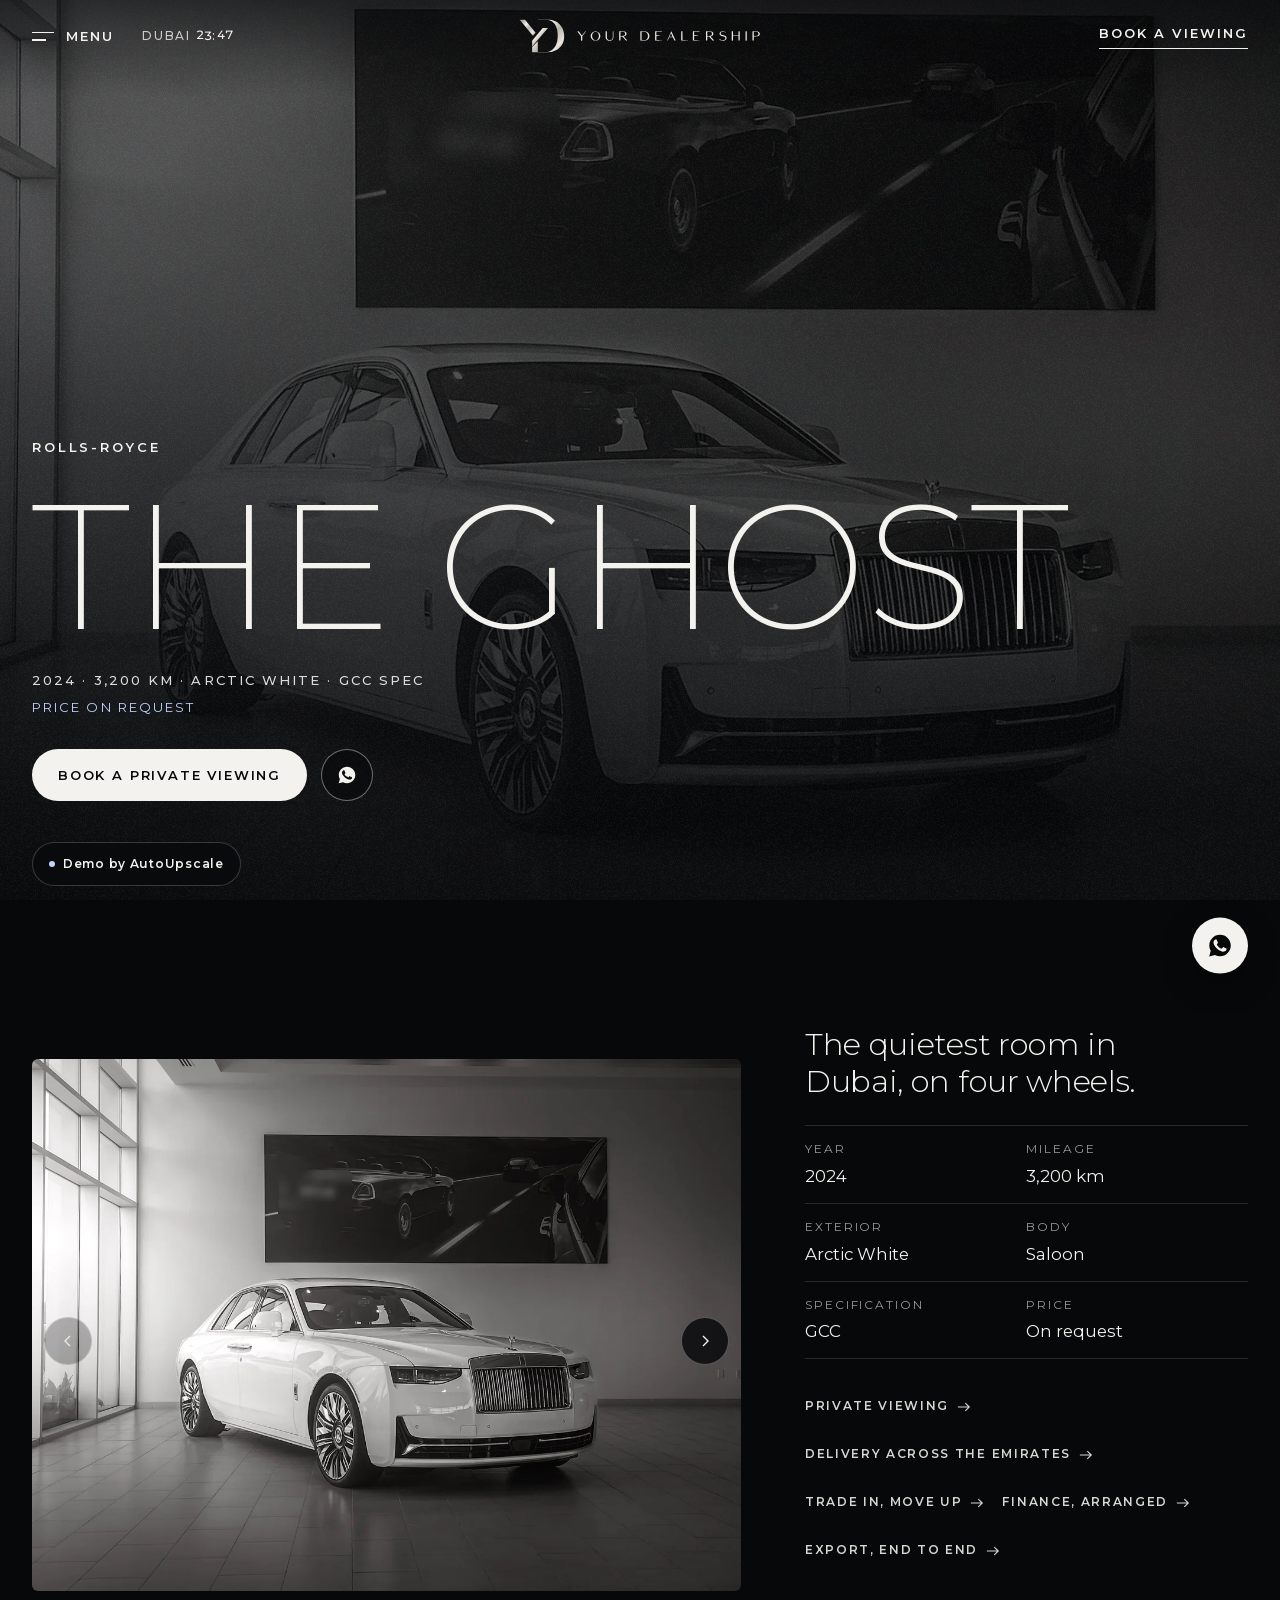
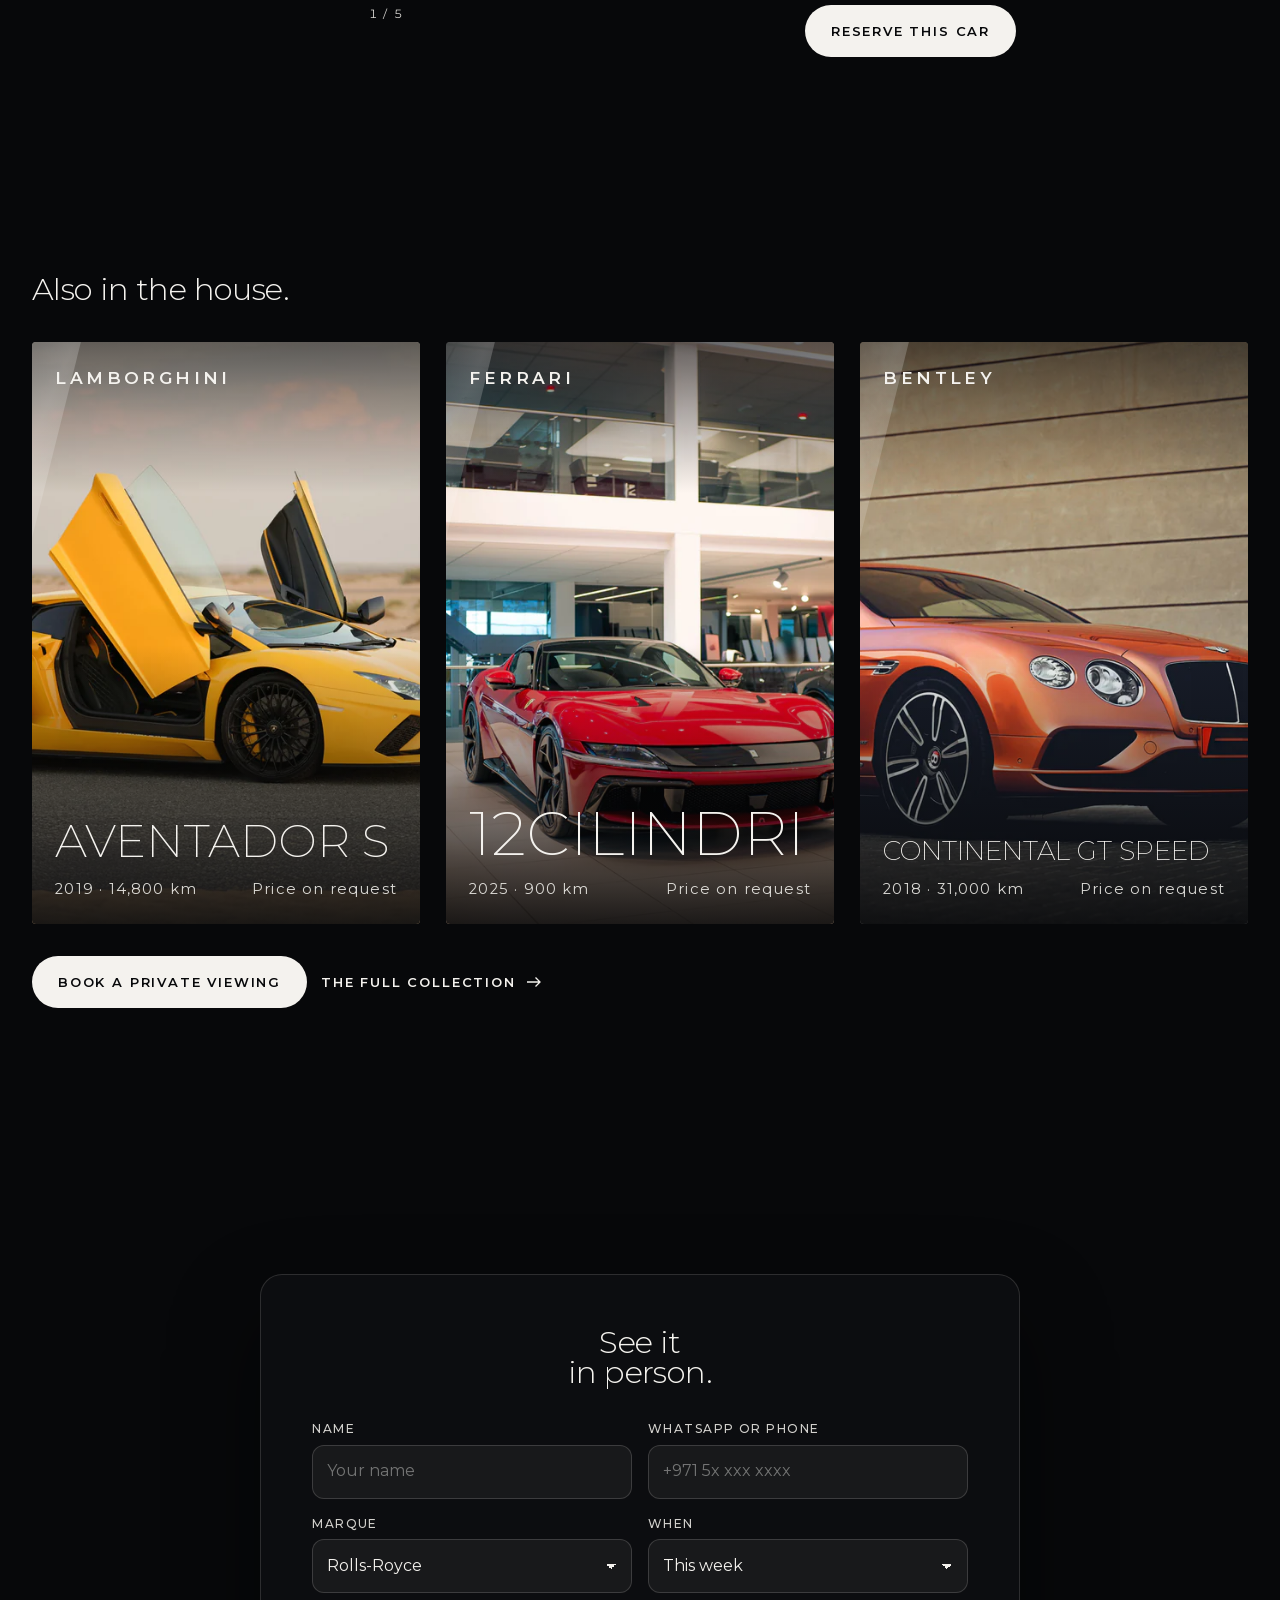
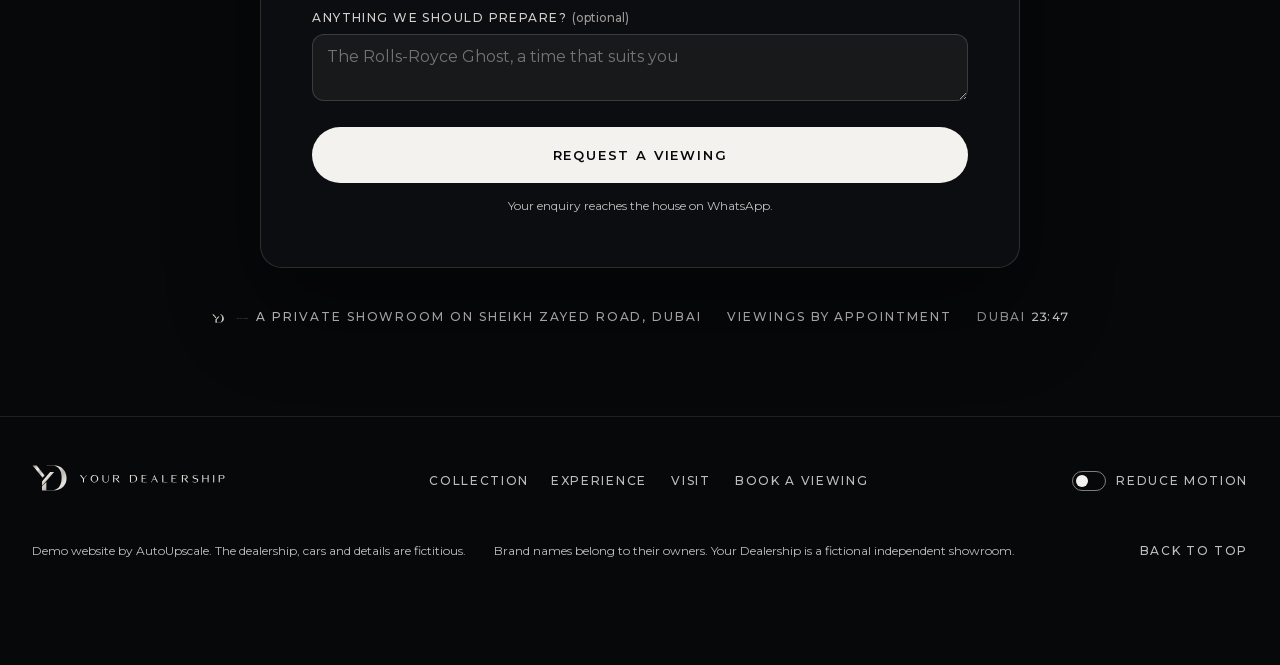
<file: demo/site/vehicles/rolls-royce-ghost/index.html>
<!doctype html>
<html lang="en" class="no-js" data-page="vehicle">
<head>
<meta charset="utf-8">
<meta name="viewport" content="width=device-width, initial-scale=1, viewport-fit=cover">
<title>Rolls-Royce Ghost 2024 · Your Dealership, Dubai</title>
<meta name="description" content="Rolls-Royce Ghost, 2024, 3,200 km, Arctic White, GCC specification. In the Your Dealership showroom on Sheikh Zayed Road, Dubai. Price on request.">
<meta name="robots" content="noindex, nofollow">
<meta name="theme-color" content="#07080A">
<meta property="og:type" content="website">
<meta property="og:site_name" content="Your Dealership">
<meta property="og:title" content="Rolls-Royce Ghost 2024 · Your Dealership, Dubai">
<meta property="og:description" content="Rolls-Royce Ghost, 2024, 3,200 km, Arctic White, GCC specification. In the Your Dealership showroom on Sheikh Zayed Road, Dubai. Price on request.">
<meta property="og:image" content="../../media/og/car-rolls-royce-ghost.jpg">
<meta property="og:image:width" content="1200"><meta property="og:image:height" content="630">
<meta name="twitter:card" content="summary_large_image">
<link rel="icon" href="../../favicon.ico" sizes="48x48">
<link rel="icon" href="../../icons/icon.svg" type="image/svg+xml">
<link rel="apple-touch-icon" href="../../icons/icon-192.png">
<link rel="preload" as="font" type="font/woff2" crossorigin href="../../assets/fonts/montserrat-latin.woff2">
<script>window.__yd0=performance.now();!function(d,h){h.className=h.className.replace('no-js','js');var q=location.search,m=0;try{m=localStorage.getItem('yd-calma')==='1'}catch(e){}if(m)h.classList.add('sem-movimento');if(/[?&]embed=1/.test(q))h.classList.add('embed');if(/[?&]showreel=1/.test(q))h.classList.add('showreel');try{if(sessionStorage.getItem('yd-corte')==='1'){h.classList.add('chega');sessionStorage.removeItem('yd-corte')}}catch(e){}h.classList.add('aberto');}(document,document.documentElement)</script>
<link rel="stylesheet" href="../../assets/site.css?v=9c7779f3">
<script type="application/json" id="cfg">{"root":"../../","crm":"../../../crm/?tour=1","au":"https://autoupscale.pt/#contact","home":false,"streak":"../../media/img/streak.png","burn":"../../media/img/glow.png"}</script>
<script type="application/json" id="scenes">{"car-rolls-royce-ghost":{"k":"img","L":[[2436,"../../media/img/rolls-royce-ghost-2436.webp"],[1920,"../../media/img/rolls-royce-ghost-1920.webp"],[1280,"../../media/img/rolls-royce-ghost-1280.webp"]],"P":[[1440,"../../media/img/rolls-royce-ghost-p-1440.webp"],[1080,"../../media/img/rolls-royce-ghost-p-1080.webp"],[720,"../../media/img/rolls-royce-ghost-p-720.webp"]],"veil":0.55,"tone":"dark","pos":"50% 50%","posP":"50% 50%","grad":"hero"},"black":{"k":"black","veil":0},"credits":{"k":"img","L":[[3840,"../../media/img/h1-3840.webp"],[2560,"../../media/img/h1-2560.webp"],[1920,"../../media/img/h1-1920.webp"],[1280,"../../media/img/h1-1280.webp"]],"P":[[1382,"../../media/img/h1-p-1382.webp"],[1080,"../../media/img/h1-p-1080.webp"],[720,"../../media/img/h1-p-720.webp"]],"veil":0.5,"tone":"dark","pos":"50% 50%","posP":"50% 50%","grad":""}}</script>

<script src="../../assets/site.js?v=9c7779f3" defer></script>
</head>
<body id="top">
<a class="salta" href="#main">Skip to content</a>

<div id="stage" aria-hidden="true"><div class="cenas"></div><i class="veu-palco"></i><i class="matte top"></i><i class="matte bottom"></i><div class="strips"><i></i><i></i><i></i><i></i><i></i><i></i></div><i class="grain"></i></div>
<header class="cab" data-cab>
  <div class="cab-esq"><button class="menu-btn" type="button" aria-label="Menu" aria-expanded="false" aria-controls="menu" data-menu-open><span class="menu-ic" aria-hidden="true"><i></i><i></i></span><span class="mask"><span class="menu-t">Menu</span></span></button><span class="hora cab-hora" data-hora><span class="sr" data-hora-txt>Dubai time</span><span class="hora-l" aria-hidden="true">Dubai</span> <span class="dig" aria-hidden="true"><i data-d="0"></i><i data-d="0"></i><b>:</b><i data-d="0"></i><i data-d="0"></i></span></span></div>
  <a class="cab-marca" href="../.././" aria-label="Your Dealership, home"><span class="marca "><svg class="yd-c-mono" viewBox="352 342 320 237" aria-hidden="true"><defs><linearGradient id="yd-mc" x1="0" y1="0" x2="1" y2="1"><stop offset="0" stop-color="#8E8A84"/><stop offset=".35" stop-color="#F2EFEA"/><stop offset=".55" stop-color="#B9B4AC"/><stop offset=".8" stop-color="#E9E5DE"/><stop offset="1" stop-color="#9C978F"/></linearGradient></defs><g class="yd-mono" fill="url(#yd-mc)"><path class="yd-y-esq" d="M357 346.6 L394.5 346.6 L467.6 437.2 L449 458.2 Z"/><path class="yd-y-dir" d="M517.5 405.6 L554.2 405.6 L443.5 533.4 L443.5 496.2 L447.6 488.6 Z"/><path class="yd-d" d="M483 346.6 L568 346.6 L581.5 348.5 C582.3 348.8 584.1 349.7 586.3 350.5 C588.6 351.3 592.2 352.5 595.0 353.5 C597.8 354.5 600.7 355.3 603.3 356.5 C606.0 357.7 608.4 359.0 611.0 360.5 C613.6 362.0 616.4 363.7 619.0 365.5 C621.6 367.3 624.1 369.3 626.7 371.5 C629.2 373.7 631.9 376.0 634.3 378.5 C636.8 381.0 639.1 383.7 641.3 386.5 C643.6 389.3 645.9 392.3 648.0 395.5 C650.1 398.7 651.9 402.0 653.7 405.5 C655.4 409.0 657.2 412.7 658.7 416.5 C660.1 420.3 661.3 424.5 662.3 428.5 C663.4 432.5 664.3 436.5 665.0 440.5 C665.7 444.5 666.1 448.5 666.3 452.5 C666.6 456.5 666.7 460.5 666.7 464.5 C666.6 468.5 666.4 472.5 666.0 476.5 C665.6 480.5 665.1 484.7 664.3 488.5 C663.6 492.3 662.8 495.8 661.7 499.5 C660.5 503.2 658.9 507.0 657.3 510.5 C655.7 514.0 653.9 517.3 652.0 520.5 C650.1 523.7 648.1 526.7 646.0 529.5 C643.9 532.3 641.6 535.0 639.3 537.5 C637.1 540.0 634.8 542.3 632.3 544.5 C629.9 546.7 627.2 548.7 624.7 550.5 C622.2 552.3 619.9 554.0 617.3 555.5 C614.8 557.0 612.0 558.2 609.3 559.5 C606.7 560.8 604.2 562.3 601.3 563.5 C598.5 564.7 595.4 565.5 592.3 566.5 C589.3 567.5 586.1 568.7 583.0 569.5 C579.9 570.3 577.2 571.0 574.0 571.5 C570.8 572.0 566.2 572.2 563.7 572.5 C561.2 572.8 559.8 573.3 559.0 573.5 L548 574.0 L443.5 574.0 L443.5 537.8 L483 497 L483 571.3 L556.5 571.3 L556.5 570.5 C557.1 570.2 558.2 569.2 560.0 568.5 C561.8 567.8 564.8 567.3 567.0 566.5 C569.2 565.7 571.2 564.7 573.3 563.5 C575.4 562.3 577.5 561.0 579.7 559.5 C581.8 558.0 584.2 556.3 586.3 554.5 C588.5 552.7 590.6 550.7 592.7 548.5 C594.7 546.3 596.8 544.0 598.7 541.5 C600.6 539.0 602.3 536.3 604.0 533.5 C605.7 530.7 607.2 527.7 608.7 524.5 C610.2 521.3 611.7 518.0 613.0 514.5 C614.3 511.0 615.3 507.3 616.3 503.5 C617.3 499.7 618.3 495.7 619.0 491.5 C619.7 487.3 620.2 482.8 620.7 478.5 C621.1 474.2 621.5 469.8 621.7 465.5 C621.8 461.2 621.8 456.8 621.7 452.5 C621.6 448.2 621.4 443.7 621.0 439.5 C620.6 435.3 620.0 431.5 619.3 427.5 C618.7 423.5 617.9 419.3 617.0 415.5 C616.1 411.7 614.8 408.0 613.7 404.5 C612.5 401.0 611.3 397.7 610.0 394.5 C608.7 391.3 607.2 388.3 605.7 385.5 C604.1 382.7 602.4 380.0 600.7 377.5 C598.9 375.0 596.9 372.7 595.0 370.5 C593.1 368.3 591.1 366.3 589.0 364.5 C586.9 362.7 584.8 361.0 582.7 359.5 C580.5 358.0 578.3 356.7 576.0 355.5 C573.7 354.3 571.1 353.3 568.7 352.5 C566.3 351.7 563.4 351.0 561.7 350.5 C559.9 350.0 558.6 349.7 558.0 349.5 L484.2 348.3 Z"/></g></svg><svg class="yd-c-nome" viewBox="145 622 740 48" aria-hidden="true"><g class="yd-nome" fill="#EEEAE3"><path transform="translate(142 619) scale(.25) translate(0.000000,216.000000) scale(0.100000,-0.100000)" d="M341 1826 c-7 -8 -4 -21 7 -38 34 -50 161 -216 298 -388 77 -96 170
-216 206 -267 l66 -92 7 -286 c4 -157 5 -304 1 -327 -11 -69 9 -88 95 -88 119
0 109 -31 109 358 0 322 1 339 21 371 28 46 204 282 314 421 99 124 200 257
227 298 23 35 7 56 -36 48 -41 -8 -49 -17 -183 -193 -186 -245 -374 -478 -387
-481 -12 -3 -79 69 -115 122 -8 12 -40 53 -71 91 -31 39 -94 120 -140 180
-112 148 -208 262 -228 271 -30 12 -181 12 -191 0z"/><path transform="translate(142 619) scale(.25) translate(0.000000,216.000000) scale(0.100000,-0.100000)" d="M3090 1819 c-284 -64 -473 -228 -582 -507 -29 -73 -31 -84 -31 -222
0 -150 10 -199 67 -332 69 -162 248 -315 446 -380 90 -30 104 -32 250 -32 170
-1 214 8 340 66 302 141 470 440 431 765 -40 325 -271 567 -613 643 -108 25
-197 24 -308 -1z m251 -68 c77 -13 184 -66 243 -120 268 -249 282 -786 29
-1061 -150 -163 -413 -200 -626 -87 -212 112 -348 495 -277 780 90 359 322
538 631 488z"/><path transform="translate(142 619) scale(.25) translate(0.000000,216.000000) scale(0.100000,-0.100000)" d="M4870 1821 c-14 -28 -14 -963 1 -1050 19 -106 62 -186 145 -268 41
-40 79 -73 86 -73 6 0 19 -6 27 -14 22 -19 150 -61 243 -80 102 -21 180 -20
286 3 247 56 392 189 436 405 24 116 24 1056 0 1080 -19 19 -60 21 -71 4 -4
-7 -10 -249 -13 -538 -7 -590 -5 -578 -83 -691 -84 -123 -230 -189 -417 -189
-189 0 -335 80 -396 218 -49 111 -54 175 -54 701 0 365 -3 490 -12 499 -7 7
-43 12 -90 12 -66 0 -79 -3 -88 -19z"/><path transform="translate(142 619) scale(.25) translate(0.000000,216.000000) scale(0.100000,-0.100000)" d="M7041 1827 c-19 -19 -15 -1461 4 -1477 16 -14 167 -11 182 3 4 5 10
156 13 335 l5 327 131 3 c155 3 123 22 300 -178 70 -80 149 -167 175 -195 26
-27 63 -68 81 -91 74 -92 162 -190 180 -200 11 -6 58 -10 105 -9 136 2 136 2
-64 216 -248 268 -393 432 -393 446 0 14 19 19 96 27 122 12 267 117 320 233
24 51 27 70 27 163 0 129 -19 177 -103 261 -124 125 -195 140 -685 144 -255 2
-366 0 -374 -8z m779 -108 c116 -55 170 -146 170 -289 0 -162 -75 -269 -220
-315 -64 -20 -504 -35 -522 -17 -7 7 -13 433 -8 645 0 5 118 7 263 5 258 -3
263 -3 317 -29z"/><path transform="translate(142 619) scale(.25) translate(0.000000,216.000000) scale(0.100000,-0.100000)" d="M10438 1829 c-17 -13 -18 -61 -18 -738 0 -530 3 -727 11 -737 17 -21
677 -20 808 1 204 33 354 115 467 255 131 163 178 365 144 630 -37 286 -274
520 -584 575 -128 23 -803 34 -828 14z m790 -103 c260 -78 406 -309 406 -641
0 -183 -34 -302 -125 -435 -81 -121 -177 -180 -342 -214 -88 -19 -531 -23
-542 -6 -4 7 -8 900 -5 1313 0 4 118 7 263 7 251 0 267 -1 345 -24z"/><path transform="translate(142 619) scale(.25) translate(0.000000,216.000000) scale(0.100000,-0.100000)" d="M12792 1828 c-9 -9 -12 -184 -12 -734 0 -644 2 -724 16 -738 24 -24
1034 -24 1058 0 9 8 16 19 16 24 0 5 -7 16 -16 24 -13 14 -67 16 -434 16 -257
0 -421 4 -425 10 -3 5 -6 152 -6 326 -1 257 1 318 12 325 8 5 144 9 303 8 316
0 326 1 312 55 -6 26 -6 26 -310 26 -256 0 -305 2 -316 15 -15 18 -12 532 3
553 7 9 106 12 433 12 413 0 424 0 434 20 13 24 -1 56 -27 63 -46 11 -1029 7
-1041 -5z"/><path transform="translate(142 619) scale(.25) translate(0.000000,216.000000) scale(0.100000,-0.100000)" d="M15353 1812 c-7 -4 -19 -26 -28 -47 -9 -22 -22 -53 -30 -70 -13 -27
-109 -249 -224 -516 -22 -53 -41 -99 -41 -102 0 -4 -15 -39 -34 -79 -165 -356
-169 -366 -223 -498 -19 -47 -39 -89 -44 -95 -27 -27 5 -71 44 -61 19 4 37 33
84 133 74 157 153 337 153 351 0 6 7 18 16 26 13 14 54 16 298 16 261 0 284
-1 299 -18 10 -10 17 -21 17 -24 0 -4 25 -58 55 -122 30 -63 55 -118 55 -121
0 -3 12 -32 26 -63 15 -31 37 -81 51 -110 29 -64 50 -74 147 -70 65 3 71 5 74
26 2 12 -5 37 -16 55 -11 17 -23 43 -27 57 -8 27 -43 103 -132 290 -31 63 -69
144 -85 180 -43 95 -51 112 -118 255 -112 235 -153 323 -239 506 -11 25 -21
53 -21 61 0 17 -25 48 -38 48 -4 0 -12 -4 -19 -8z m-12 -349 c12 -27 49 -106
84 -178 77 -156 127 -273 129 -300 1 -19 -6 -20 -228 -23 -134 -1 -234 2 -239
7 -6 6 31 100 97 248 58 132 106 248 106 259 0 51 27 44 51 -13z"/><path transform="translate(142 619) scale(.25) translate(0.000000,216.000000) scale(0.100000,-0.100000)" d="M16964 1828 c-4 -7 -10 -337 -12 -734 -3 -634 -1 -723 12 -736 24
-24 1026 -26 1050 -3 18 19 19 24 6 45 -8 13 -71 16 -432 20 l-423 5 -3 689
c-2 624 -4 691 -19 708 -20 22 -166 27 -179 6z"/><path transform="translate(142 619) scale(.25) translate(0.000000,216.000000) scale(0.100000,-0.100000)" d="M18830 1821 c-15 -30 -14 -1453 2 -1469 14 -14 1024 -17 1046 -3 8 5
12 21 10 37 -3 29 -3 29 -422 32 -289 1 -423 6 -433 13 -10 9 -13 76 -13 329
0 290 1 318 17 324 9 4 147 6 306 5 312 -1 310 -2 305 51 -3 25 -3 25 -305 30
-194 3 -306 9 -313 16 -7 7 -9 101 -8 285 l3 274 430 5 c237 3 431 7 433 8 11
10 -1 63 -17 72 -13 6 -196 10 -525 10 -489 0 -506 -1 -516 -19z"/><path transform="translate(142 619) scale(.25) translate(0.000000,216.000000) scale(0.100000,-0.100000)" d="M20932 1828 c-9 -9 -12 -187 -12 -738 0 -551 3 -729 12 -738 14 -14
156 -16 178 -2 13 8 15 57 17 331 1 256 4 324 15 331 13 9 245 3 270 -8 7 -3
25 -20 39 -39 38 -50 125 -151 199 -230 36 -38 104 -113 150 -165 47 -52 114
-126 150 -163 l64 -68 91 3 c90 3 90 3 93 30 2 16 -1 28 -6 28 -6 0 -57 53
-113 118 -57 64 -135 151 -174 192 -114 123 -255 289 -255 300 0 5 15 10 33
10 37 0 115 20 169 44 127 55 217 164 239 291 25 144 -12 268 -106 352 -120
108 -252 133 -710 133 -244 0 -334 -3 -343 -12z m788 -109 c108 -50 153 -135
154 -284 2 -268 -127 -349 -544 -343 l-195 3 -5 315 c-3 173 -3 321 -1 328 3
11 57 13 270 10 262 -3 267 -3 321 -29z"/><path transform="translate(142 619) scale(.25) translate(0.000000,216.000000) scale(0.100000,-0.100000)" d="M23542 1839 c-226 -27 -391 -138 -441 -295 -26 -84 -26 -104 0 -187
50 -160 213 -266 494 -322 314 -63 425 -146 425 -316 0 -96 -66 -206 -149
-249 -132 -68 -327 -81 -499 -34 -90 24 -207 77 -243 110 -24 22 -54 17 -67
-11 -19 -41 -16 -45 89 -103 300 -166 733 -141 936 55 97 94 118 144 118 283
0 129 -5 142 -83 237 -89 108 -220 167 -532 238 -240 54 -324 118 -322 245 2
106 58 187 165 236 60 28 67 29 222 29 152 0 163 -2 225 -28 92 -39 111 -49
142 -69 35 -24 54 -23 72 4 25 35 20 44 -36 75 -168 92 -331 124 -516 102z"/><path transform="translate(142 619) scale(.25) translate(0.000000,216.000000) scale(0.100000,-0.100000)" d="M25052 1828 c-9 -9 -12 -187 -12 -740 0 -836 -13 -748 108 -748 46 0
73 5 81 13 7 9 12 126 13 363 l3 349 429 3 c337 2 431 0 438 -10 4 -7 7 -168
7 -357 0 -275 2 -346 13 -352 19 -12 146 -11 169 1 19 10 19 29 19 734 0 638
-2 725 -15 736 -23 19 -164 18 -176 0 -5 -8 -10 -132 -11 -275 -3 -369 -3
-364 -14 -375 -7 -7 -159 -9 -435 -8 l-424 3 -3 325 c-2 291 -4 326 -19 338
-22 16 -155 16 -171 0z"/><path transform="translate(142 619) scale(.25) translate(0.000000,216.000000) scale(0.100000,-0.100000)" d="M27266 1824 c-14 -14 -16 -95 -16 -739 0 -830 -12 -745 104 -745 105
0 96 -74 96 754 0 548 -3 725 -12 734 -19 19 -153 16 -172 -4z"/><path transform="translate(142 619) scale(.25) translate(0.000000,216.000000) scale(0.100000,-0.100000)" d="M28376 1825 c-15 -15 -16 -81 -16 -740 0 -706 0 -725 19 -735 24 -12
151 -13 170 -1 12 8 15 67 18 332 2 177 5 325 8 327 2 3 107 4 232 3 355 -2
510 35 616 147 74 80 99 140 105 254 4 92 3 100 -26 162 -62 132 -170 211
-328 242 -134 26 -773 33 -798 9z m776 -113 c108 -53 160 -144 160 -282 0
-163 -66 -264 -207 -315 -61 -22 -523 -32 -530 -11 -7 18 -12 635 -6 641 3 3
120 5 261 3 256 -3 256 -3 322 -36z"/></g></svg></span></a>
  <div class="cab-dir"><a class="cab-book" href="#book" data-sheet data-intent="Private viewing"><span class="mask"><span>Book a viewing</span></span></a></div>
</header>
<div class="menu" id="menu" role="dialog" aria-modal="true" aria-label="Menu" hidden>
  <div class="menu-fundo" aria-hidden="true"><i class="mt"></i><i class="mb"></i></div>
  <div class="menu-in">
    <button class="menu-fecha" type="button" data-menu-close aria-label="Close the menu"><svg class="ic" viewBox="0 0 16 16" aria-hidden="true"><path d="m3 3 10 10M13 3 3 13" fill="none" stroke="currentColor" stroke-width="1.4"/></svg></button>
    <nav class="menu-nav" aria-label="Main"><ol>
      <li><a href="../.././"><span class="li">Home</span></a></li>
      <li><a href="../../collection/"><span class="li">Collection</span></a></li><li><a href="../../experience/"><span class="li">Experience</span></a></li><li><a href="../../visit/"><span class="li">Visit</span></a></li>
      <li><a href="#book" data-sheet data-intent="Private viewing"><span class="li">Book a viewing</span></a></li>
    </ol></nav>
    <div class="menu-pe"><span class="hora menu-hora" data-hora><span class="sr" data-hora-txt>Dubai time</span><span class="hora-l" aria-hidden="true">Dubai</span> <span class="dig" aria-hidden="true"><i data-d="0"></i><i data-d="0"></i><b>:</b><i data-d="0"></i><i data-d="0"></i></span></span><span class="menu-ap">Viewings by appointment</span>
      <a class="btn round" href="#book" data-sheet data-intent="WhatsApp" aria-label="WhatsApp the house"><svg class="ic" viewBox="0 0 24 24" aria-hidden="true"><path fill="currentColor" d="M12.04 2C6.58 2 2.13 6.45 2.13 11.91c0 1.75.46 3.45 1.32 4.95L2.05 22l5.25-1.38a9.9 9.9 0 0 0 4.74 1.21c5.46 0 9.91-4.45 9.91-9.91S17.5 2 12.04 2Zm5.8 14.13c-.25.69-1.45 1.32-2 1.4-.51.08-1.16.11-1.87-.12-.43-.14-.98-.32-1.69-.62-2.97-1.28-4.91-4.27-5.06-4.47-.15-.2-1.21-1.61-1.21-3.07 0-1.46.77-2.18 1.04-2.48.27-.3.59-.37.79-.37h.57c.18 0 .43-.07.67.51.25.6.84 2.06.92 2.21.07.15.12.32.02.52-.1.2-.15.32-.3.5-.15.17-.31.39-.45.52-.15.15-.3.31-.13.6.17.3.77 1.27 1.65 2.06 1.13 1.01 2.09 1.32 2.39 1.47.3.15.47.12.64-.07.17-.2.74-.86.94-1.16.2-.3.39-.25.66-.15.27.1 1.72.81 2.02.96.3.15.49.22.57.35.07.12.07.72-.18 1.41Z"/></svg></a></div>
  </div>
</div>
<main id="main" tabindex="-1">

<section id="vehicle" class="s-ficha" data-scene="car-rolls-royce-ghost" data-cut="fade" aria-labelledby="v-t">
  <p class="ficha-marca"><a href="../../collection/?marque=rolls-royce">ROLLS-ROYCE</a></p>
  <h1 class="ficha-t" id="v-t" style="--k:5.8662"><span class="ln"><span class="li">THE GHOST</span></span><span class="sr"> 2024</span></h1>
  <p class="ficha-l">2024&nbsp;· 3,200&nbsp;km&nbsp;· Arctic&nbsp;White&nbsp;· GCC&nbsp;spec</p>
  <p class="ficha-preco">Price on request</p>
  <div class="acts"><a class="btn solid" href="#book" data-sheet data-intent="Private viewing · Rolls-Royce Ghost"><span class="btn-t">Book a private viewing</span></a><a class="btn round wa" href="#book" data-sheet data-intent="WhatsApp · Rolls-Royce Ghost" aria-label="WhatsApp the house about this car"><svg class="ic" viewBox="0 0 24 24" aria-hidden="true"><path fill="currentColor" d="M12.04 2C6.58 2 2.13 6.45 2.13 11.91c0 1.75.46 3.45 1.32 4.95L2.05 22l5.25-1.38a9.9 9.9 0 0 0 4.74 1.21c5.46 0 9.91-4.45 9.91-9.91S17.5 2 12.04 2Zm5.8 14.13c-.25.69-1.45 1.32-2 1.4-.51.08-1.16.11-1.87-.12-.43-.14-.98-.32-1.69-.62-2.97-1.28-4.91-4.27-5.06-4.47-.15-.2-1.21-1.61-1.21-3.07 0-1.46.77-2.18 1.04-2.48.27-.3.59-.37.79-.37h.57c.18 0 .43-.07.67.51.25.6.84 2.06.92 2.21.07.15.12.32.02.52-.1.2-.15.32-.3.5-.15.17-.31.39-.45.52-.15.15-.3.31-.13.6.17.3.77 1.27 1.65 2.06 1.13 1.01 2.09 1.32 2.39 1.47.3.15.47.12.64-.07.17-.2.74-.86.94-1.16.2-.3.39-.25.66-.15.27.1 1.72.81 2.02.96.3.15.49.22.57.35.07.12.07.72-.18 1.41Z"/></svg><span class="btn-t so-tel">WhatsApp</span></a></div>
</section>
<section id="gallery" class="s-galeria" data-scene="black" data-cut="shutter" aria-label="Photographs">
  <div class="gal" data-gal>
    <button class="seta-btn prev" type="button" aria-label="Previous photograph" data-prev><svg class="ic" viewBox="0 0 16 16" aria-hidden="true"><path d="M10 3 5 8l5 5" fill="none" stroke="currentColor" stroke-width="1.4"/></svg></button>
    <ul class="gal-pista" data-pista>
      <li class="gal-f"><button type="button" class="gal-b" data-zoom="0" aria-label="Open photograph 1 full screen"><img src="../../media/img/rolls-royce-ghost-card-480.webp" srcset="../../media/img/rolls-royce-ghost-card-1200.webp 1200w, ../../media/img/rolls-royce-ghost-card-800.webp 800w, ../../media/img/rolls-royce-ghost-card-480.webp 480w" sizes="(max-width: 760px) 92vw, 70vw" width="1200" height="1800" alt="White Rolls-Royce Ghost in a bright gallery room" decoding="async"></button></li>
      <li class="gal-f"><button type="button" class="gal-b" data-zoom="1" aria-label="Open photograph 2 full screen"><img src="../../media/img/rolls-royce-ghost-d1-682.webp" srcset="../../media/img/rolls-royce-ghost-d1-682.webp 682w" sizes="(max-width: 760px) 92vw, 70vw" width="682" height="512" alt="White Rolls-Royce Ghost in a bright gallery room, detail 1" loading="lazy" decoding="async"></button></li>
      <li class="gal-f"><button type="button" class="gal-b" data-zoom="2" aria-label="Open photograph 3 full screen"><img src="../../media/img/rolls-royce-ghost-d2-780.webp" srcset="../../media/img/rolls-royce-ghost-d2-780.webp 780w" sizes="(max-width: 760px) 92vw, 70vw" width="780" height="585" alt="White Rolls-Royce Ghost in a bright gallery room, detail 2" loading="lazy" decoding="async"></button></li>
      <li class="gal-f"><button type="button" class="gal-b" data-zoom="3" aria-label="Open photograph 4 full screen"><img src="../../media/img/rolls-royce-ghost-d3-730.webp" srcset="../../media/img/rolls-royce-ghost-d3-730.webp 730w" sizes="(max-width: 760px) 92vw, 70vw" width="730" height="547" alt="White Rolls-Royce Ghost in a bright gallery room, detail 3" loading="lazy" decoding="async"></button></li>
      <li class="gal-f"><button type="button" class="gal-b" data-zoom="4" aria-label="Open photograph 5 full screen"><img src="../../media/img/rolls-royce-ghost-1280.webp" srcset="../../media/img/rolls-royce-ghost-2436.webp 2436w, ../../media/img/rolls-royce-ghost-1920.webp 1920w, ../../media/img/rolls-royce-ghost-1280.webp 1280w" sizes="(max-width: 760px) 92vw, 70vw" width="2436" height="1325" alt="White Rolls-Royce Ghost in a bright gallery room, detail 4" loading="lazy" decoding="async"></button></li>
    </ul>
    <button class="seta-btn next" type="button" aria-label="Next photograph" data-next><svg class="ic" viewBox="0 0 16 16" aria-hidden="true"><path d="m6 3 5 5-5 5" fill="none" stroke="currentColor" stroke-width="1.4"/></svg></button>
    <p class="contador" aria-live="polite"><span data-n>1</span> / 5</p>
  </div>
  <div class="ficha-g">
    <p class="ficha-frase">The quietest room in Dubai, on four wheels.</p>
    <dl class="specs">
      <div><dt>Year</dt><dd>2024</dd></div><div><dt>Mileage</dt><dd>3,200 km</dd></div>
      <div><dt>Exterior</dt><dd>Arctic White</dd></div><div><dt>Body</dt><dd>Saloon</dd></div>
      <div><dt>Specification</dt><dd>GCC</dd></div><div><dt>Price</dt><dd>On request</dd></div>
    </dl>
    <ul class="servs"><li><a href="../../experience/#private-viewing">Private viewing <svg class="ic seta-ic" viewBox="0 0 16 16" aria-hidden="true"><path d="M1 8h13M9.5 3.5 14 8l-4.5 4.5" fill="none" stroke="currentColor" stroke-width="1.3"/></svg></a></li><li><a href="../../experience/#delivery">Delivery across the Emirates <svg class="ic seta-ic" viewBox="0 0 16 16" aria-hidden="true"><path d="M1 8h13M9.5 3.5 14 8l-4.5 4.5" fill="none" stroke="currentColor" stroke-width="1.3"/></svg></a></li><li><a href="../../experience/#trade-in">Trade in, move up <svg class="ic seta-ic" viewBox="0 0 16 16" aria-hidden="true"><path d="M1 8h13M9.5 3.5 14 8l-4.5 4.5" fill="none" stroke="currentColor" stroke-width="1.3"/></svg></a></li><li><a href="../../experience/#finance">Finance, arranged <svg class="ic seta-ic" viewBox="0 0 16 16" aria-hidden="true"><path d="M1 8h13M9.5 3.5 14 8l-4.5 4.5" fill="none" stroke="currentColor" stroke-width="1.3"/></svg></a></li><li><a href="../../experience/#export">Export, end to end <svg class="ic seta-ic" viewBox="0 0 16 16" aria-hidden="true"><path d="M1 8h13M9.5 3.5 14 8l-4.5 4.5" fill="none" stroke="currentColor" stroke-width="1.3"/></svg></a></li></ul>
    <div class="acts"><a class="btn solid" href="#book" data-sheet data-intent="Reserve · Rolls-Royce Ghost"><span class="btn-t">Reserve this car</span></a></div>
  </div>
</section>
<section id="also" class="s-tambem" data-scene="black" data-cut="beat" aria-labelledby="also-t">
  <h2 class="h2 medio" id="also-t"><span class="ln"><span class="li">Also in the house.</span></span></h2>
  <ul class="grade tres"><li class="cartaz" style="--i:0"><a href="../../vehicles/lamborghini-aventador-s/" aria-label="Lamborghini Aventador S, price on request">
      <figure class="cartaz-img"><img src="../../media/img/lamborghini-aventador-s-card-800.webp" srcset="../../media/img/lamborghini-aventador-s-card-1200.webp 1200w, ../../media/img/lamborghini-aventador-s-card-800.webp 800w, ../../media/img/lamborghini-aventador-s-card-480.webp 480w" sizes="(max-width: 760px) 86vw, 29vw" width="1200" height="1800" alt="Yellow Lamborghini Aventador S with its doors up on a desert road" loading="lazy" decoding="async"><i class="cartaz-glint" aria-hidden="true"></i></figure>
      <span class="cartaz-marca">LAMBORGHINI</span>
      <span class="cartaz-modelo" style="--k:7.2595">AVENTADOR S</span>
      <span class="cartaz-pe"><span>2019 · 14,800 km</span><span>Price on request</span></span>
    </a></li>
<li class="cartaz" style="--i:1"><a href="../../vehicles/ferrari-12cilindri/" aria-label="Ferrari 12Cilindri, price on request">
      <figure class="cartaz-img"><img src="../../media/img/ferrari-12cilindri-card-800.webp" srcset="../../media/img/ferrari-12cilindri-card-1200.webp 1200w, ../../media/img/ferrari-12cilindri-card-800.webp 800w, ../../media/img/ferrari-12cilindri-card-480.webp 480w" sizes="(max-width: 760px) 86vw, 29vw" width="1200" height="1800" alt="Red Ferrari 12Cilindri in a showroom" loading="lazy" decoding="async"><i class="cartaz-glint" aria-hidden="true"></i></figure>
      <span class="cartaz-marca">FERRARI</span>
      <span class="cartaz-modelo" style="--k:5.4198">12CILINDRI</span>
      <span class="cartaz-pe"><span>2025 · 900 km</span><span>Price on request</span></span>
    </a></li>
<li class="cartaz" style="--i:2"><a href="../../vehicles/bentley-continental-gt-speed/" aria-label="Bentley Continental GT Speed, price on request">
      <figure class="cartaz-img"><img src="../../media/img/bentley-continental-gt-speed-card-800.webp" srcset="../../media/img/bentley-continental-gt-speed-card-1200.webp 1200w, ../../media/img/bentley-continental-gt-speed-card-800.webp 800w, ../../media/img/bentley-continental-gt-speed-card-480.webp 480w" sizes="(max-width: 760px) 86vw, 29vw" width="1200" height="1800" alt="Orange Bentley Continental GT Speed against a ribbed wall" loading="lazy" decoding="async"><i class="cartaz-glint" aria-hidden="true"></i></figure>
      <span class="cartaz-marca">BENTLEY</span>
      <span class="cartaz-modelo" style="--k:12.5648">CONTINENTAL GT SPEED</span>
      <span class="cartaz-pe"><span>2018 · 31,000 km</span><span>Price on request</span></span>
    </a></li></ul>
  <div class="acts"><a class="btn solid" href="#book" data-sheet data-intent="Private viewing"><span class="btn-t">Book a private viewing</span></a><a class="link" href="../../collection/">The full collection <svg class="ic seta-ic" viewBox="0 0 16 16" aria-hidden="true"><path d="M1 8h13M9.5 3.5 14 8l-4.5 4.5" fill="none" stroke="currentColor" stroke-width="1.3"/></svg></a></div>
</section>
<section id="book" class="s-book" data-scene="credits" data-cut="fade" aria-labelledby="book-t">
  <div class="book-in">
    <h2 class="h2" id="book-t"><span class="ln"><span class="li">See it</span></span> <span class="ln"><span class="li">in person.</span></span></h2>
    <form class="form-book" data-form="book" novalidate aria-label="Book a private viewing">
      <div class="campos">
        <label class="campo"><span>Name</span><input name="name" autocomplete="name" required minlength="2" placeholder="Your name"></label>
        <label class="campo"><span>WhatsApp or phone</span><input name="phone" type="tel" inputmode="tel" autocomplete="tel" required minlength="7" placeholder="+971 5x xxx xxxx"></label>
        <label class="campo"><span>Marque</span><select name="marque" required><option value="">Choose a marque</option><option value="Rolls-Royce" selected>Rolls-Royce</option><option value="Bentley">Bentley</option><option value="Ferrari">Ferrari</option><option value="Lamborghini">Lamborghini</option><option value="McLaren">McLaren</option><option value="Mercedes-Benz">Mercedes-Benz</option><option value="Something else">Something else</option></select></label>
        <label class="campo"><span>When</span><select name="when"><option>This week</option><option>Next week</option><option>Later this month</option><option>Just exploring</option></select></label>
        <label class="campo largo"><span>Anything we should prepare? <em>(optional)</em></span><textarea name="msg" rows="2" placeholder="The Rolls-Royce Ghost, a time that suits you"></textarea></label>
      </div>
      <input type="hidden" name="car" value="Rolls-Royce Ghost">
      <div class="form-pe"><button class="btn solid" type="submit"><span class="btn-t">Request a viewing</span></button><p class="form-nota">Your enquiry reaches the house on WhatsApp.</p></div>
    </form>
  </div>
  <div class="creditos">
    <p class="cred-marca"><span class="marca cred"><svg class="yd-k-mono" viewBox="352 342 320 237" aria-hidden="true"><defs><linearGradient id="yd-mk" x1="0" y1="0" x2="1" y2="1"><stop offset="0" stop-color="#8E8A84"/><stop offset=".35" stop-color="#F2EFEA"/><stop offset=".55" stop-color="#B9B4AC"/><stop offset=".8" stop-color="#E9E5DE"/><stop offset="1" stop-color="#9C978F"/></linearGradient></defs><g class="yd-mono" fill="url(#yd-mk)"><path class="yd-y-esq" d="M357 346.6 L394.5 346.6 L467.6 437.2 L449 458.2 Z"/><path class="yd-y-dir" d="M517.5 405.6 L554.2 405.6 L443.5 533.4 L443.5 496.2 L447.6 488.6 Z"/><path class="yd-d" d="M483 346.6 L568 346.6 L581.5 348.5 C582.3 348.8 584.1 349.7 586.3 350.5 C588.6 351.3 592.2 352.5 595.0 353.5 C597.8 354.5 600.7 355.3 603.3 356.5 C606.0 357.7 608.4 359.0 611.0 360.5 C613.6 362.0 616.4 363.7 619.0 365.5 C621.6 367.3 624.1 369.3 626.7 371.5 C629.2 373.7 631.9 376.0 634.3 378.5 C636.8 381.0 639.1 383.7 641.3 386.5 C643.6 389.3 645.9 392.3 648.0 395.5 C650.1 398.7 651.9 402.0 653.7 405.5 C655.4 409.0 657.2 412.7 658.7 416.5 C660.1 420.3 661.3 424.5 662.3 428.5 C663.4 432.5 664.3 436.5 665.0 440.5 C665.7 444.5 666.1 448.5 666.3 452.5 C666.6 456.5 666.7 460.5 666.7 464.5 C666.6 468.5 666.4 472.5 666.0 476.5 C665.6 480.5 665.1 484.7 664.3 488.5 C663.6 492.3 662.8 495.8 661.7 499.5 C660.5 503.2 658.9 507.0 657.3 510.5 C655.7 514.0 653.9 517.3 652.0 520.5 C650.1 523.7 648.1 526.7 646.0 529.5 C643.9 532.3 641.6 535.0 639.3 537.5 C637.1 540.0 634.8 542.3 632.3 544.5 C629.9 546.7 627.2 548.7 624.7 550.5 C622.2 552.3 619.9 554.0 617.3 555.5 C614.8 557.0 612.0 558.2 609.3 559.5 C606.7 560.8 604.2 562.3 601.3 563.5 C598.5 564.7 595.4 565.5 592.3 566.5 C589.3 567.5 586.1 568.7 583.0 569.5 C579.9 570.3 577.2 571.0 574.0 571.5 C570.8 572.0 566.2 572.2 563.7 572.5 C561.2 572.8 559.8 573.3 559.0 573.5 L548 574.0 L443.5 574.0 L443.5 537.8 L483 497 L483 571.3 L556.5 571.3 L556.5 570.5 C557.1 570.2 558.2 569.2 560.0 568.5 C561.8 567.8 564.8 567.3 567.0 566.5 C569.2 565.7 571.2 564.7 573.3 563.5 C575.4 562.3 577.5 561.0 579.7 559.5 C581.8 558.0 584.2 556.3 586.3 554.5 C588.5 552.7 590.6 550.7 592.7 548.5 C594.7 546.3 596.8 544.0 598.7 541.5 C600.6 539.0 602.3 536.3 604.0 533.5 C605.7 530.7 607.2 527.7 608.7 524.5 C610.2 521.3 611.7 518.0 613.0 514.5 C614.3 511.0 615.3 507.3 616.3 503.5 C617.3 499.7 618.3 495.7 619.0 491.5 C619.7 487.3 620.2 482.8 620.7 478.5 C621.1 474.2 621.5 469.8 621.7 465.5 C621.8 461.2 621.8 456.8 621.7 452.5 C621.6 448.2 621.4 443.7 621.0 439.5 C620.6 435.3 620.0 431.5 619.3 427.5 C618.7 423.5 617.9 419.3 617.0 415.5 C616.1 411.7 614.8 408.0 613.7 404.5 C612.5 401.0 611.3 397.7 610.0 394.5 C608.7 391.3 607.2 388.3 605.7 385.5 C604.1 382.7 602.4 380.0 600.7 377.5 C598.9 375.0 596.9 372.7 595.0 370.5 C593.1 368.3 591.1 366.3 589.0 364.5 C586.9 362.7 584.8 361.0 582.7 359.5 C580.5 358.0 578.3 356.7 576.0 355.5 C573.7 354.3 571.1 353.3 568.7 352.5 C566.3 351.7 563.4 351.0 561.7 350.5 C559.9 350.0 558.6 349.7 558.0 349.5 L484.2 348.3 Z"/></g></svg><svg class="yd-k-nome" viewBox="145 622 740 48" aria-hidden="true"><g class="yd-nome" fill="#EEEAE3"><path transform="translate(142 619) scale(.25) translate(0.000000,216.000000) scale(0.100000,-0.100000)" d="M341 1826 c-7 -8 -4 -21 7 -38 34 -50 161 -216 298 -388 77 -96 170
-216 206 -267 l66 -92 7 -286 c4 -157 5 -304 1 -327 -11 -69 9 -88 95 -88 119
0 109 -31 109 358 0 322 1 339 21 371 28 46 204 282 314 421 99 124 200 257
227 298 23 35 7 56 -36 48 -41 -8 -49 -17 -183 -193 -186 -245 -374 -478 -387
-481 -12 -3 -79 69 -115 122 -8 12 -40 53 -71 91 -31 39 -94 120 -140 180
-112 148 -208 262 -228 271 -30 12 -181 12 -191 0z"/><path transform="translate(142 619) scale(.25) translate(0.000000,216.000000) scale(0.100000,-0.100000)" d="M3090 1819 c-284 -64 -473 -228 -582 -507 -29 -73 -31 -84 -31 -222
0 -150 10 -199 67 -332 69 -162 248 -315 446 -380 90 -30 104 -32 250 -32 170
-1 214 8 340 66 302 141 470 440 431 765 -40 325 -271 567 -613 643 -108 25
-197 24 -308 -1z m251 -68 c77 -13 184 -66 243 -120 268 -249 282 -786 29
-1061 -150 -163 -413 -200 -626 -87 -212 112 -348 495 -277 780 90 359 322
538 631 488z"/><path transform="translate(142 619) scale(.25) translate(0.000000,216.000000) scale(0.100000,-0.100000)" d="M4870 1821 c-14 -28 -14 -963 1 -1050 19 -106 62 -186 145 -268 41
-40 79 -73 86 -73 6 0 19 -6 27 -14 22 -19 150 -61 243 -80 102 -21 180 -20
286 3 247 56 392 189 436 405 24 116 24 1056 0 1080 -19 19 -60 21 -71 4 -4
-7 -10 -249 -13 -538 -7 -590 -5 -578 -83 -691 -84 -123 -230 -189 -417 -189
-189 0 -335 80 -396 218 -49 111 -54 175 -54 701 0 365 -3 490 -12 499 -7 7
-43 12 -90 12 -66 0 -79 -3 -88 -19z"/><path transform="translate(142 619) scale(.25) translate(0.000000,216.000000) scale(0.100000,-0.100000)" d="M7041 1827 c-19 -19 -15 -1461 4 -1477 16 -14 167 -11 182 3 4 5 10
156 13 335 l5 327 131 3 c155 3 123 22 300 -178 70 -80 149 -167 175 -195 26
-27 63 -68 81 -91 74 -92 162 -190 180 -200 11 -6 58 -10 105 -9 136 2 136 2
-64 216 -248 268 -393 432 -393 446 0 14 19 19 96 27 122 12 267 117 320 233
24 51 27 70 27 163 0 129 -19 177 -103 261 -124 125 -195 140 -685 144 -255 2
-366 0 -374 -8z m779 -108 c116 -55 170 -146 170 -289 0 -162 -75 -269 -220
-315 -64 -20 -504 -35 -522 -17 -7 7 -13 433 -8 645 0 5 118 7 263 5 258 -3
263 -3 317 -29z"/><path transform="translate(142 619) scale(.25) translate(0.000000,216.000000) scale(0.100000,-0.100000)" d="M10438 1829 c-17 -13 -18 -61 -18 -738 0 -530 3 -727 11 -737 17 -21
677 -20 808 1 204 33 354 115 467 255 131 163 178 365 144 630 -37 286 -274
520 -584 575 -128 23 -803 34 -828 14z m790 -103 c260 -78 406 -309 406 -641
0 -183 -34 -302 -125 -435 -81 -121 -177 -180 -342 -214 -88 -19 -531 -23
-542 -6 -4 7 -8 900 -5 1313 0 4 118 7 263 7 251 0 267 -1 345 -24z"/><path transform="translate(142 619) scale(.25) translate(0.000000,216.000000) scale(0.100000,-0.100000)" d="M12792 1828 c-9 -9 -12 -184 -12 -734 0 -644 2 -724 16 -738 24 -24
1034 -24 1058 0 9 8 16 19 16 24 0 5 -7 16 -16 24 -13 14 -67 16 -434 16 -257
0 -421 4 -425 10 -3 5 -6 152 -6 326 -1 257 1 318 12 325 8 5 144 9 303 8 316
0 326 1 312 55 -6 26 -6 26 -310 26 -256 0 -305 2 -316 15 -15 18 -12 532 3
553 7 9 106 12 433 12 413 0 424 0 434 20 13 24 -1 56 -27 63 -46 11 -1029 7
-1041 -5z"/><path transform="translate(142 619) scale(.25) translate(0.000000,216.000000) scale(0.100000,-0.100000)" d="M15353 1812 c-7 -4 -19 -26 -28 -47 -9 -22 -22 -53 -30 -70 -13 -27
-109 -249 -224 -516 -22 -53 -41 -99 -41 -102 0 -4 -15 -39 -34 -79 -165 -356
-169 -366 -223 -498 -19 -47 -39 -89 -44 -95 -27 -27 5 -71 44 -61 19 4 37 33
84 133 74 157 153 337 153 351 0 6 7 18 16 26 13 14 54 16 298 16 261 0 284
-1 299 -18 10 -10 17 -21 17 -24 0 -4 25 -58 55 -122 30 -63 55 -118 55 -121
0 -3 12 -32 26 -63 15 -31 37 -81 51 -110 29 -64 50 -74 147 -70 65 3 71 5 74
26 2 12 -5 37 -16 55 -11 17 -23 43 -27 57 -8 27 -43 103 -132 290 -31 63 -69
144 -85 180 -43 95 -51 112 -118 255 -112 235 -153 323 -239 506 -11 25 -21
53 -21 61 0 17 -25 48 -38 48 -4 0 -12 -4 -19 -8z m-12 -349 c12 -27 49 -106
84 -178 77 -156 127 -273 129 -300 1 -19 -6 -20 -228 -23 -134 -1 -234 2 -239
7 -6 6 31 100 97 248 58 132 106 248 106 259 0 51 27 44 51 -13z"/><path transform="translate(142 619) scale(.25) translate(0.000000,216.000000) scale(0.100000,-0.100000)" d="M16964 1828 c-4 -7 -10 -337 -12 -734 -3 -634 -1 -723 12 -736 24
-24 1026 -26 1050 -3 18 19 19 24 6 45 -8 13 -71 16 -432 20 l-423 5 -3 689
c-2 624 -4 691 -19 708 -20 22 -166 27 -179 6z"/><path transform="translate(142 619) scale(.25) translate(0.000000,216.000000) scale(0.100000,-0.100000)" d="M18830 1821 c-15 -30 -14 -1453 2 -1469 14 -14 1024 -17 1046 -3 8 5
12 21 10 37 -3 29 -3 29 -422 32 -289 1 -423 6 -433 13 -10 9 -13 76 -13 329
0 290 1 318 17 324 9 4 147 6 306 5 312 -1 310 -2 305 51 -3 25 -3 25 -305 30
-194 3 -306 9 -313 16 -7 7 -9 101 -8 285 l3 274 430 5 c237 3 431 7 433 8 11
10 -1 63 -17 72 -13 6 -196 10 -525 10 -489 0 -506 -1 -516 -19z"/><path transform="translate(142 619) scale(.25) translate(0.000000,216.000000) scale(0.100000,-0.100000)" d="M20932 1828 c-9 -9 -12 -187 -12 -738 0 -551 3 -729 12 -738 14 -14
156 -16 178 -2 13 8 15 57 17 331 1 256 4 324 15 331 13 9 245 3 270 -8 7 -3
25 -20 39 -39 38 -50 125 -151 199 -230 36 -38 104 -113 150 -165 47 -52 114
-126 150 -163 l64 -68 91 3 c90 3 90 3 93 30 2 16 -1 28 -6 28 -6 0 -57 53
-113 118 -57 64 -135 151 -174 192 -114 123 -255 289 -255 300 0 5 15 10 33
10 37 0 115 20 169 44 127 55 217 164 239 291 25 144 -12 268 -106 352 -120
108 -252 133 -710 133 -244 0 -334 -3 -343 -12z m788 -109 c108 -50 153 -135
154 -284 2 -268 -127 -349 -544 -343 l-195 3 -5 315 c-3 173 -3 321 -1 328 3
11 57 13 270 10 262 -3 267 -3 321 -29z"/><path transform="translate(142 619) scale(.25) translate(0.000000,216.000000) scale(0.100000,-0.100000)" d="M23542 1839 c-226 -27 -391 -138 -441 -295 -26 -84 -26 -104 0 -187
50 -160 213 -266 494 -322 314 -63 425 -146 425 -316 0 -96 -66 -206 -149
-249 -132 -68 -327 -81 -499 -34 -90 24 -207 77 -243 110 -24 22 -54 17 -67
-11 -19 -41 -16 -45 89 -103 300 -166 733 -141 936 55 97 94 118 144 118 283
0 129 -5 142 -83 237 -89 108 -220 167 -532 238 -240 54 -324 118 -322 245 2
106 58 187 165 236 60 28 67 29 222 29 152 0 163 -2 225 -28 92 -39 111 -49
142 -69 35 -24 54 -23 72 4 25 35 20 44 -36 75 -168 92 -331 124 -516 102z"/><path transform="translate(142 619) scale(.25) translate(0.000000,216.000000) scale(0.100000,-0.100000)" d="M25052 1828 c-9 -9 -12 -187 -12 -740 0 -836 -13 -748 108 -748 46 0
73 5 81 13 7 9 12 126 13 363 l3 349 429 3 c337 2 431 0 438 -10 4 -7 7 -168
7 -357 0 -275 2 -346 13 -352 19 -12 146 -11 169 1 19 10 19 29 19 734 0 638
-2 725 -15 736 -23 19 -164 18 -176 0 -5 -8 -10 -132 -11 -275 -3 -369 -3
-364 -14 -375 -7 -7 -159 -9 -435 -8 l-424 3 -3 325 c-2 291 -4 326 -19 338
-22 16 -155 16 -171 0z"/><path transform="translate(142 619) scale(.25) translate(0.000000,216.000000) scale(0.100000,-0.100000)" d="M27266 1824 c-14 -14 -16 -95 -16 -739 0 -830 -12 -745 104 -745 105
0 96 -74 96 754 0 548 -3 725 -12 734 -19 19 -153 16 -172 -4z"/><path transform="translate(142 619) scale(.25) translate(0.000000,216.000000) scale(0.100000,-0.100000)" d="M28376 1825 c-15 -15 -16 -81 -16 -740 0 -706 0 -725 19 -735 24 -12
151 -13 170 -1 12 8 15 67 18 332 2 177 5 325 8 327 2 3 107 4 232 3 355 -2
510 35 616 147 74 80 99 140 105 254 4 92 3 100 -26 162 -62 132 -170 211
-328 242 -134 26 -773 33 -798 9z m776 -113 c108 -53 160 -144 160 -282 0
-163 -66 -264 -207 -315 -61 -22 -523 -32 -530 -11 -7 18 -12 635 -6 641 3 3
120 5 261 3 256 -3 256 -3 322 -36z"/></g></svg></span></p>
    <ul class="cred-l"><li>A private showroom on Sheikh Zayed Road, Dubai</li><li>Viewings by appointment</li><li><span class="hora cred-hora" data-hora><span class="sr" data-hora-txt>Dubai time</span><span class="hora-l" aria-hidden="true">Dubai</span> <span class="dig" aria-hidden="true"><i data-d="0"></i><i data-d="0"></i><b>:</b><i data-d="0"></i><i data-d="0"></i></span></span></li></ul>
  </div>
</section>
<dialog class="zoom" data-zoom-dlg aria-label="Photograph, full screen"><button class="zoom-x" type="button" data-zoom-close aria-label="Close"><svg class="ic" viewBox="0 0 16 16" aria-hidden="true"><path d="m3 3 10 10M13 3 3 13" fill="none" stroke="currentColor" stroke-width="1.4"/></svg></button><button class="seta-btn prev" type="button" data-zoom-prev aria-label="Previous photograph"><svg class="ic" viewBox="0 0 16 16" aria-hidden="true"><path d="M10 3 5 8l5 5" fill="none" stroke="currentColor" stroke-width="1.4"/></svg></button><img alt="" data-zoom-img><button class="seta-btn next" type="button" data-zoom-next aria-label="Next photograph"><svg class="ic" viewBox="0 0 16 16" aria-hidden="true"><path d="m6 3 5 5-5 5" fill="none" stroke="currentColor" stroke-width="1.4"/></svg></button><p class="contador"><span data-zoom-n>1</span> / 5</p></dialog>

</main>
<footer class="pe">
  <div class="pe-a"><a class="pe-marca" href="../.././" aria-label="Your Dealership, home"><span class="marca mini"><svg class="yd-f-mono" viewBox="352 342 320 237" aria-hidden="true"><defs><linearGradient id="yd-mf" x1="0" y1="0" x2="1" y2="1"><stop offset="0" stop-color="#8E8A84"/><stop offset=".35" stop-color="#F2EFEA"/><stop offset=".55" stop-color="#B9B4AC"/><stop offset=".8" stop-color="#E9E5DE"/><stop offset="1" stop-color="#9C978F"/></linearGradient></defs><g class="yd-mono" fill="url(#yd-mf)"><path class="yd-y-esq" d="M357 346.6 L394.5 346.6 L467.6 437.2 L449 458.2 Z"/><path class="yd-y-dir" d="M517.5 405.6 L554.2 405.6 L443.5 533.4 L443.5 496.2 L447.6 488.6 Z"/><path class="yd-d" d="M483 346.6 L568 346.6 L581.5 348.5 C582.3 348.8 584.1 349.7 586.3 350.5 C588.6 351.3 592.2 352.5 595.0 353.5 C597.8 354.5 600.7 355.3 603.3 356.5 C606.0 357.7 608.4 359.0 611.0 360.5 C613.6 362.0 616.4 363.7 619.0 365.5 C621.6 367.3 624.1 369.3 626.7 371.5 C629.2 373.7 631.9 376.0 634.3 378.5 C636.8 381.0 639.1 383.7 641.3 386.5 C643.6 389.3 645.9 392.3 648.0 395.5 C650.1 398.7 651.9 402.0 653.7 405.5 C655.4 409.0 657.2 412.7 658.7 416.5 C660.1 420.3 661.3 424.5 662.3 428.5 C663.4 432.5 664.3 436.5 665.0 440.5 C665.7 444.5 666.1 448.5 666.3 452.5 C666.6 456.5 666.7 460.5 666.7 464.5 C666.6 468.5 666.4 472.5 666.0 476.5 C665.6 480.5 665.1 484.7 664.3 488.5 C663.6 492.3 662.8 495.8 661.7 499.5 C660.5 503.2 658.9 507.0 657.3 510.5 C655.7 514.0 653.9 517.3 652.0 520.5 C650.1 523.7 648.1 526.7 646.0 529.5 C643.9 532.3 641.6 535.0 639.3 537.5 C637.1 540.0 634.8 542.3 632.3 544.5 C629.9 546.7 627.2 548.7 624.7 550.5 C622.2 552.3 619.9 554.0 617.3 555.5 C614.8 557.0 612.0 558.2 609.3 559.5 C606.7 560.8 604.2 562.3 601.3 563.5 C598.5 564.7 595.4 565.5 592.3 566.5 C589.3 567.5 586.1 568.7 583.0 569.5 C579.9 570.3 577.2 571.0 574.0 571.5 C570.8 572.0 566.2 572.2 563.7 572.5 C561.2 572.8 559.8 573.3 559.0 573.5 L548 574.0 L443.5 574.0 L443.5 537.8 L483 497 L483 571.3 L556.5 571.3 L556.5 570.5 C557.1 570.2 558.2 569.2 560.0 568.5 C561.8 567.8 564.8 567.3 567.0 566.5 C569.2 565.7 571.2 564.7 573.3 563.5 C575.4 562.3 577.5 561.0 579.7 559.5 C581.8 558.0 584.2 556.3 586.3 554.5 C588.5 552.7 590.6 550.7 592.7 548.5 C594.7 546.3 596.8 544.0 598.7 541.5 C600.6 539.0 602.3 536.3 604.0 533.5 C605.7 530.7 607.2 527.7 608.7 524.5 C610.2 521.3 611.7 518.0 613.0 514.5 C614.3 511.0 615.3 507.3 616.3 503.5 C617.3 499.7 618.3 495.7 619.0 491.5 C619.7 487.3 620.2 482.8 620.7 478.5 C621.1 474.2 621.5 469.8 621.7 465.5 C621.8 461.2 621.8 456.8 621.7 452.5 C621.6 448.2 621.4 443.7 621.0 439.5 C620.6 435.3 620.0 431.5 619.3 427.5 C618.7 423.5 617.9 419.3 617.0 415.5 C616.1 411.7 614.8 408.0 613.7 404.5 C612.5 401.0 611.3 397.7 610.0 394.5 C608.7 391.3 607.2 388.3 605.7 385.5 C604.1 382.7 602.4 380.0 600.7 377.5 C598.9 375.0 596.9 372.7 595.0 370.5 C593.1 368.3 591.1 366.3 589.0 364.5 C586.9 362.7 584.8 361.0 582.7 359.5 C580.5 358.0 578.3 356.7 576.0 355.5 C573.7 354.3 571.1 353.3 568.7 352.5 C566.3 351.7 563.4 351.0 561.7 350.5 C559.9 350.0 558.6 349.7 558.0 349.5 L484.2 348.3 Z"/></g></svg><svg class="yd-f-nome" viewBox="145 622 740 48" aria-hidden="true"><g class="yd-nome" fill="#EEEAE3"><path transform="translate(142 619) scale(.25) translate(0.000000,216.000000) scale(0.100000,-0.100000)" d="M341 1826 c-7 -8 -4 -21 7 -38 34 -50 161 -216 298 -388 77 -96 170
-216 206 -267 l66 -92 7 -286 c4 -157 5 -304 1 -327 -11 -69 9 -88 95 -88 119
0 109 -31 109 358 0 322 1 339 21 371 28 46 204 282 314 421 99 124 200 257
227 298 23 35 7 56 -36 48 -41 -8 -49 -17 -183 -193 -186 -245 -374 -478 -387
-481 -12 -3 -79 69 -115 122 -8 12 -40 53 -71 91 -31 39 -94 120 -140 180
-112 148 -208 262 -228 271 -30 12 -181 12 -191 0z"/><path transform="translate(142 619) scale(.25) translate(0.000000,216.000000) scale(0.100000,-0.100000)" d="M3090 1819 c-284 -64 -473 -228 -582 -507 -29 -73 -31 -84 -31 -222
0 -150 10 -199 67 -332 69 -162 248 -315 446 -380 90 -30 104 -32 250 -32 170
-1 214 8 340 66 302 141 470 440 431 765 -40 325 -271 567 -613 643 -108 25
-197 24 -308 -1z m251 -68 c77 -13 184 -66 243 -120 268 -249 282 -786 29
-1061 -150 -163 -413 -200 -626 -87 -212 112 -348 495 -277 780 90 359 322
538 631 488z"/><path transform="translate(142 619) scale(.25) translate(0.000000,216.000000) scale(0.100000,-0.100000)" d="M4870 1821 c-14 -28 -14 -963 1 -1050 19 -106 62 -186 145 -268 41
-40 79 -73 86 -73 6 0 19 -6 27 -14 22 -19 150 -61 243 -80 102 -21 180 -20
286 3 247 56 392 189 436 405 24 116 24 1056 0 1080 -19 19 -60 21 -71 4 -4
-7 -10 -249 -13 -538 -7 -590 -5 -578 -83 -691 -84 -123 -230 -189 -417 -189
-189 0 -335 80 -396 218 -49 111 -54 175 -54 701 0 365 -3 490 -12 499 -7 7
-43 12 -90 12 -66 0 -79 -3 -88 -19z"/><path transform="translate(142 619) scale(.25) translate(0.000000,216.000000) scale(0.100000,-0.100000)" d="M7041 1827 c-19 -19 -15 -1461 4 -1477 16 -14 167 -11 182 3 4 5 10
156 13 335 l5 327 131 3 c155 3 123 22 300 -178 70 -80 149 -167 175 -195 26
-27 63 -68 81 -91 74 -92 162 -190 180 -200 11 -6 58 -10 105 -9 136 2 136 2
-64 216 -248 268 -393 432 -393 446 0 14 19 19 96 27 122 12 267 117 320 233
24 51 27 70 27 163 0 129 -19 177 -103 261 -124 125 -195 140 -685 144 -255 2
-366 0 -374 -8z m779 -108 c116 -55 170 -146 170 -289 0 -162 -75 -269 -220
-315 -64 -20 -504 -35 -522 -17 -7 7 -13 433 -8 645 0 5 118 7 263 5 258 -3
263 -3 317 -29z"/><path transform="translate(142 619) scale(.25) translate(0.000000,216.000000) scale(0.100000,-0.100000)" d="M10438 1829 c-17 -13 -18 -61 -18 -738 0 -530 3 -727 11 -737 17 -21
677 -20 808 1 204 33 354 115 467 255 131 163 178 365 144 630 -37 286 -274
520 -584 575 -128 23 -803 34 -828 14z m790 -103 c260 -78 406 -309 406 -641
0 -183 -34 -302 -125 -435 -81 -121 -177 -180 -342 -214 -88 -19 -531 -23
-542 -6 -4 7 -8 900 -5 1313 0 4 118 7 263 7 251 0 267 -1 345 -24z"/><path transform="translate(142 619) scale(.25) translate(0.000000,216.000000) scale(0.100000,-0.100000)" d="M12792 1828 c-9 -9 -12 -184 -12 -734 0 -644 2 -724 16 -738 24 -24
1034 -24 1058 0 9 8 16 19 16 24 0 5 -7 16 -16 24 -13 14 -67 16 -434 16 -257
0 -421 4 -425 10 -3 5 -6 152 -6 326 -1 257 1 318 12 325 8 5 144 9 303 8 316
0 326 1 312 55 -6 26 -6 26 -310 26 -256 0 -305 2 -316 15 -15 18 -12 532 3
553 7 9 106 12 433 12 413 0 424 0 434 20 13 24 -1 56 -27 63 -46 11 -1029 7
-1041 -5z"/><path transform="translate(142 619) scale(.25) translate(0.000000,216.000000) scale(0.100000,-0.100000)" d="M15353 1812 c-7 -4 -19 -26 -28 -47 -9 -22 -22 -53 -30 -70 -13 -27
-109 -249 -224 -516 -22 -53 -41 -99 -41 -102 0 -4 -15 -39 -34 -79 -165 -356
-169 -366 -223 -498 -19 -47 -39 -89 -44 -95 -27 -27 5 -71 44 -61 19 4 37 33
84 133 74 157 153 337 153 351 0 6 7 18 16 26 13 14 54 16 298 16 261 0 284
-1 299 -18 10 -10 17 -21 17 -24 0 -4 25 -58 55 -122 30 -63 55 -118 55 -121
0 -3 12 -32 26 -63 15 -31 37 -81 51 -110 29 -64 50 -74 147 -70 65 3 71 5 74
26 2 12 -5 37 -16 55 -11 17 -23 43 -27 57 -8 27 -43 103 -132 290 -31 63 -69
144 -85 180 -43 95 -51 112 -118 255 -112 235 -153 323 -239 506 -11 25 -21
53 -21 61 0 17 -25 48 -38 48 -4 0 -12 -4 -19 -8z m-12 -349 c12 -27 49 -106
84 -178 77 -156 127 -273 129 -300 1 -19 -6 -20 -228 -23 -134 -1 -234 2 -239
7 -6 6 31 100 97 248 58 132 106 248 106 259 0 51 27 44 51 -13z"/><path transform="translate(142 619) scale(.25) translate(0.000000,216.000000) scale(0.100000,-0.100000)" d="M16964 1828 c-4 -7 -10 -337 -12 -734 -3 -634 -1 -723 12 -736 24
-24 1026 -26 1050 -3 18 19 19 24 6 45 -8 13 -71 16 -432 20 l-423 5 -3 689
c-2 624 -4 691 -19 708 -20 22 -166 27 -179 6z"/><path transform="translate(142 619) scale(.25) translate(0.000000,216.000000) scale(0.100000,-0.100000)" d="M18830 1821 c-15 -30 -14 -1453 2 -1469 14 -14 1024 -17 1046 -3 8 5
12 21 10 37 -3 29 -3 29 -422 32 -289 1 -423 6 -433 13 -10 9 -13 76 -13 329
0 290 1 318 17 324 9 4 147 6 306 5 312 -1 310 -2 305 51 -3 25 -3 25 -305 30
-194 3 -306 9 -313 16 -7 7 -9 101 -8 285 l3 274 430 5 c237 3 431 7 433 8 11
10 -1 63 -17 72 -13 6 -196 10 -525 10 -489 0 -506 -1 -516 -19z"/><path transform="translate(142 619) scale(.25) translate(0.000000,216.000000) scale(0.100000,-0.100000)" d="M20932 1828 c-9 -9 -12 -187 -12 -738 0 -551 3 -729 12 -738 14 -14
156 -16 178 -2 13 8 15 57 17 331 1 256 4 324 15 331 13 9 245 3 270 -8 7 -3
25 -20 39 -39 38 -50 125 -151 199 -230 36 -38 104 -113 150 -165 47 -52 114
-126 150 -163 l64 -68 91 3 c90 3 90 3 93 30 2 16 -1 28 -6 28 -6 0 -57 53
-113 118 -57 64 -135 151 -174 192 -114 123 -255 289 -255 300 0 5 15 10 33
10 37 0 115 20 169 44 127 55 217 164 239 291 25 144 -12 268 -106 352 -120
108 -252 133 -710 133 -244 0 -334 -3 -343 -12z m788 -109 c108 -50 153 -135
154 -284 2 -268 -127 -349 -544 -343 l-195 3 -5 315 c-3 173 -3 321 -1 328 3
11 57 13 270 10 262 -3 267 -3 321 -29z"/><path transform="translate(142 619) scale(.25) translate(0.000000,216.000000) scale(0.100000,-0.100000)" d="M23542 1839 c-226 -27 -391 -138 -441 -295 -26 -84 -26 -104 0 -187
50 -160 213 -266 494 -322 314 -63 425 -146 425 -316 0 -96 -66 -206 -149
-249 -132 -68 -327 -81 -499 -34 -90 24 -207 77 -243 110 -24 22 -54 17 -67
-11 -19 -41 -16 -45 89 -103 300 -166 733 -141 936 55 97 94 118 144 118 283
0 129 -5 142 -83 237 -89 108 -220 167 -532 238 -240 54 -324 118 -322 245 2
106 58 187 165 236 60 28 67 29 222 29 152 0 163 -2 225 -28 92 -39 111 -49
142 -69 35 -24 54 -23 72 4 25 35 20 44 -36 75 -168 92 -331 124 -516 102z"/><path transform="translate(142 619) scale(.25) translate(0.000000,216.000000) scale(0.100000,-0.100000)" d="M25052 1828 c-9 -9 -12 -187 -12 -740 0 -836 -13 -748 108 -748 46 0
73 5 81 13 7 9 12 126 13 363 l3 349 429 3 c337 2 431 0 438 -10 4 -7 7 -168
7 -357 0 -275 2 -346 13 -352 19 -12 146 -11 169 1 19 10 19 29 19 734 0 638
-2 725 -15 736 -23 19 -164 18 -176 0 -5 -8 -10 -132 -11 -275 -3 -369 -3
-364 -14 -375 -7 -7 -159 -9 -435 -8 l-424 3 -3 325 c-2 291 -4 326 -19 338
-22 16 -155 16 -171 0z"/><path transform="translate(142 619) scale(.25) translate(0.000000,216.000000) scale(0.100000,-0.100000)" d="M27266 1824 c-14 -14 -16 -95 -16 -739 0 -830 -12 -745 104 -745 105
0 96 -74 96 754 0 548 -3 725 -12 734 -19 19 -153 16 -172 -4z"/><path transform="translate(142 619) scale(.25) translate(0.000000,216.000000) scale(0.100000,-0.100000)" d="M28376 1825 c-15 -15 -16 -81 -16 -740 0 -706 0 -725 19 -735 24 -12
151 -13 170 -1 12 8 15 67 18 332 2 177 5 325 8 327 2 3 107 4 232 3 355 -2
510 35 616 147 74 80 99 140 105 254 4 92 3 100 -26 162 -62 132 -170 211
-328 242 -134 26 -773 33 -798 9z m776 -113 c108 -53 160 -144 160 -282 0
-163 -66 -264 -207 -315 -61 -22 -523 -32 -530 -11 -7 18 -12 635 -6 641 3 3
120 5 261 3 256 -3 256 -3 322 -36z"/></g></svg></span></a>
    <nav class="pe-nav" aria-label="Footer"><a href="../../collection/">Collection</a><a href="../../experience/">Experience</a><a href="../../visit/">Visit</a><a href="#book" data-sheet data-intent="Private viewing">Book a viewing</a></nav>
    <button class="mov" type="button" role="switch" aria-checked="false" data-mov><span class="mov-sw" aria-hidden="true"><i></i></span><span>Reduce motion</span></button></div>
  <div class="pe-b"><p>Demo website by AutoUpscale. The dealership, cars and details are fictitious.</p>
    <p>Brand names belong to their owners. Your Dealership is a fictional independent showroom.</p>
    <a class="voltar" href="#top">Back to top</a></div>
</footer>
<a class="pill-demo" href="../../../../">Demo by AutoUpscale</a>
<a class="wa-fixo" href="#book" data-sheet data-intent="WhatsApp" aria-label="WhatsApp the house"><svg class="ic" viewBox="0 0 24 24" aria-hidden="true"><path fill="currentColor" d="M12.04 2C6.58 2 2.13 6.45 2.13 11.91c0 1.75.46 3.45 1.32 4.95L2.05 22l5.25-1.38a9.9 9.9 0 0 0 4.74 1.21c5.46 0 9.91-4.45 9.91-9.91S17.5 2 12.04 2Zm5.8 14.13c-.25.69-1.45 1.32-2 1.4-.51.08-1.16.11-1.87-.12-.43-.14-.98-.32-1.69-.62-2.97-1.28-4.91-4.27-5.06-4.47-.15-.2-1.21-1.61-1.21-3.07 0-1.46.77-2.18 1.04-2.48.27-.3.59-.37.79-.37h.57c.18 0 .43-.07.67.51.25.6.84 2.06.92 2.21.07.15.12.32.02.52-.1.2-.15.32-.3.5-.15.17-.31.39-.45.52-.15.15-.3.31-.13.6.17.3.77 1.27 1.65 2.06 1.13 1.01 2.09 1.32 2.39 1.47.3.15.47.12.64-.07.17-.2.74-.86.94-1.16.2-.3.39-.25.66-.15.27.1 1.72.81 2.02.96.3.15.49.22.57.35.07.12.07.72-.18 1.41Z"/></svg></a>
<dialog class="folha" id="folha" aria-labelledby="folha-t">
  <div class="folha-in">
    <button class="folha-x" type="button" data-folha-close aria-label="Close"><svg class="ic" viewBox="0 0 16 16" aria-hidden="true"><path d="m3 3 10 10M13 3 3 13" fill="none" stroke="currentColor" stroke-width="1.4"/></svg></button>
    <div class="mg" aria-hidden="true">
      <div class="mg-chat"><div class="mg-chat-cab"><i></i><span>yourdealership.ae</span></div>
        <div class="bolha"><span class="bolha-t" data-mg-txt>Private viewing</span><span class="bolha-h">now</span></div></div>
      <div class="mg-crm"><div class="mg-col-cab"><span>New lead</span><b data-mg-n>3</b></div>
        <div class="mg-card fant"><i></i><span></span></div><div class="mg-card fant"><i></i><span></span></div>
        <div class="mg-card novo"><i class="av">YD</i><span><b data-mg-card>Private viewing</b><em>Website · WhatsApp</em></span></div></div>
      <i class="mg-voo"></i>
    </div>
    <h2 class="folha-t" id="folha-t" tabindex="-1" autofocus>This is a demo by AutoUpscale.</h2>
    <p class="folha-p">On your site, this enquiry goes straight to your WhatsApp and your CRM.</p>
    <div class="folha-acts"><a class="btn solid" href="../../../crm/?tour=1">See it arrive in the CRM</a><a class="btn ghost" href="../../../../#contact">Talk to AutoUpscale</a></div>
  </div>
</dialog>
<div class="corte" aria-hidden="true"><i class="ct"></i><i class="cb"></i></div>
</body>
</html>
</file>
<file: demo/crm/assets/index-DehOzcxt.css>
@font-face{font-family:Archivo;src:url(../fonts/archivo-latin.woff2) format("woff2");font-weight:100 900;font-style:normal;font-display:swap}@font-face{font-family:Archivo Fallback;src:local("Arial"),local("Helvetica");size-adjust:97.5%;ascent-override:90%;descent-override:21.5%;line-gap-override:0%}:root{--fundo: #0E0D0C;--sup: #1C1D20;--sup-2: #25272B;--sup-3: #2E3035;--raia: #141416;--tinta: #F4F5F6;--tinta-2: #AEB2B8;--tinta-3: #8E939A;--prata: #D3D7DC;--prata-suave: rgba(211, 215, 220, .08);--prata-linha: rgba(211, 215, 220, .24);--linha: rgba(211, 215, 220, .09);--linha-forte: rgba(211, 215, 220, .17);--wa: #25D366;--wa-tinta: #06210F;--wa-suave: rgba(37, 211, 102, .1);--quente: #E8957A;--quente-suave: rgba(232, 149, 122, .12);--morna: #D9B872;--morna-suave: rgba(217, 184, 114, .12);--fria: #8EA2B8;--fria-suave: rgba(142, 162, 184, .13);--ok: #9CCFB6;--ok-suave: rgba(156, 207, 182, .12);--alerta: #EE9C80;--alerta-suave: rgba(238, 156, 128, .12);--sombra-1: inset 0 1px 0 rgba(255, 255, 255, .035), inset 0 0 0 1px var(--linha);--sombra-2: 0 24px 48px -20px rgba(0, 0, 0, .75), 0 2px 8px rgba(0, 0, 0, .35);--sombra-3: 0 40px 120px -24px rgba(0, 0, 0, .85), 0 0 0 1px var(--linha-forte);--r-1: 8px;--r-2: 12px;--r-3: 16px;--r-4: 22px;--r-p: 999px;--curva: cubic-bezier(.16, 1, .3, 1);--t: .2s;--lateral: 232px;--pad: clamp(16px, 2.6vw, 36px);color-scheme:dark}*{box-sizing:border-box}html{-webkit-text-size-adjust:100%;text-size-adjust:100%;background:var(--fundo);overflow-x:clip}body{margin:0;background:var(--fundo);color:var(--tinta);font:450 14.5px/1.5 Archivo,Archivo Fallback,Arial,sans-serif;-webkit-font-smoothing:antialiased;-moz-osx-font-smoothing:grayscale;font-feature-settings:"tnum" 1}button,input,select,textarea{font:inherit;color:inherit;letter-spacing:inherit}button{background:none;border:0;padding:0;cursor:pointer}a{color:inherit;text-decoration:none}h1,h2,h3,p{margin:0}svg{width:18px;height:18px;fill:none;stroke:currentColor;stroke-width:1.7;stroke-linecap:round;stroke-linejoin:round;flex:none}svg.selo{fill:var(--prata);stroke:none}:focus-visible{outline:2px solid var(--prata);outline-offset:2px;border-radius:6px}::selection{background:#d3d7dc40}.num{font-variant-numeric:tabular-nums}.salta{position:absolute;left:-999px;top:8px;z-index:100;background:var(--tinta);color:var(--fundo);padding:8px 14px;border-radius:var(--r-1)}.salta:focus{left:8px}.so-leitor{position:absolute;width:1px;height:1px;overflow:hidden;clip:rect(0 0 0 0);white-space:nowrap}[hidden]{display:none!important}*{scrollbar-width:thin;scrollbar-color:rgba(211,215,220,.16) transparent}.app{display:grid;grid-template-columns:var(--lateral) minmax(0,1fr);min-height:100dvh}.lateral{position:sticky;top:0;height:100dvh;display:flex;flex-direction:column;gap:22px;padding:20px 14px 16px;border-right:1px solid var(--linha);background:var(--fundo)}.marca{display:flex;align-items:center;gap:11px;padding:4px 8px}.marca .selo{width:34px;height:34px}.marca-nome{display:flex;align-items:center;gap:8px;font-weight:640;font-size:15.5px;letter-spacing:-.015em}.marca-nome b{font-size:12px;font-weight:700;letter-spacing:.12em;color:var(--fundo);background:var(--prata);padding:3px 6px 2px;border-radius:5px}.nav{display:grid;gap:2px}.nav a,.fim-link{position:relative;display:flex;align-items:center;gap:12px;height:38px;padding:0 12px;border-radius:var(--r-1);color:var(--tinta-2);font-weight:520;width:100%;text-align:left}.nav a:hover,.fim-link:hover{background:var(--prata-suave);color:var(--tinta)}.nav a[aria-current=page]{background:var(--sup);color:var(--tinta);box-shadow:var(--sombra-1)}.nav a[aria-current=page] svg{color:var(--prata)}.conta{margin-left:auto;min-width:22px;height:20px;padding:0 7px;border-radius:var(--r-p);background:var(--prata);color:var(--fundo);font-size:12px;font-weight:700;display:grid;place-items:center}.ia-cartao{display:grid;gap:8px;padding:14px;border-radius:var(--r-3);background:linear-gradient(180deg,#d3d7dc12,#d3d7dc05);box-shadow:inset 0 0 0 1px var(--linha)}.ia-cartao-cab{display:flex;align-items:center;gap:8px;font-weight:640;font-size:13.5px}.ia-cartao-cab svg{width:16px;height:16px;color:var(--prata)}.ia-cartao-txt{font-size:12.5px;color:var(--tinta-2);line-height:1.45}.ia-cartao-estado{display:flex;align-items:center;gap:8px;font-size:12px;color:var(--tinta-3);font-weight:560}.ponto-vivo{position:relative;width:7px;height:7px;border-radius:50%;background:var(--ok);flex:none}.ponto-vivo:after{content:"";position:absolute;inset:-4px;border-radius:50%;border:1.5px solid var(--ok);opacity:0;animation:vivo 2.4s var(--curva) infinite}@keyframes vivo{0%{transform:scale(.4);opacity:.7}to{transform:scale(1.4);opacity:0}}.lateral-fim{margin-top:auto;display:grid;gap:6px;font-size:13.5px}.eu{display:flex;align-items:center;gap:10px;padding:8px;border-radius:var(--r-2)}.eu>span:last-child{display:grid;line-height:1.3}.eu b{font-weight:620;font-size:13.5px}.eu span span{color:var(--tinta-3);font-size:12px}.principal{min-width:0;display:flex;flex-direction:column;background:radial-gradient(1100px 520px at 78% -12%,rgba(211,215,220,.045),transparent 62%)}.topo{position:sticky;top:0;z-index:20;display:flex;align-items:center;gap:12px;height:64px;padding:0 var(--pad);background:var(--fundo);border-bottom:1px solid var(--linha)}.topo-marca{display:none}.procura{flex:1;max-width:440px;display:flex;align-items:center;gap:10px;height:40px;padding:0 10px 0 14px;border-radius:var(--r-2);background:var(--sup);box-shadow:var(--sombra-1);color:var(--tinta-3)}.procura:hover{box-shadow:inset 0 0 0 1px var(--linha-forte)}.procura span{flex:1;text-align:left;white-space:nowrap;overflow:hidden;text-overflow:ellipsis}kbd{font:600 12px/1 Archivo,sans-serif;padding:5px 7px;border-radius:6px;background:var(--sup-3);color:var(--tinta-2)}.demo-etq{margin-left:auto;font-size:12px;color:var(--tinta-3);font-weight:520;padding:6px 10px;border-radius:var(--r-p);box-shadow:inset 0 0 0 1px var(--linha);white-space:nowrap}.demo-faixa{display:none}.hora-viva{display:inline-flex;align-items:center;gap:9px;height:34px;padding:0 12px;border-radius:var(--r-p);background:var(--sup);box-shadow:var(--sombra-1);font-weight:620;font-size:14px;letter-spacing:.01em}.hora-janela{position:relative;display:inline-block;height:20px;line-height:20px;overflow:hidden;min-width:40px}.hora-janela span{display:block}.botao{display:inline-flex;align-items:center;justify-content:center;gap:8px;height:40px;padding:0 16px;border-radius:var(--r-p);background:var(--prata);color:var(--fundo);font-weight:620;white-space:nowrap;transition:transform var(--t) var(--curva)}.botao:hover{transform:translateY(-1px);background:#e2e5e9}.botao:active{transform:scale(.98)}.botao.vazio{background:transparent;color:var(--tinta);box-shadow:inset 0 0 0 1px var(--linha-forte)}.botao.vazio:hover{background:var(--prata-suave)}.botao.wa{background:var(--wa);color:var(--wa-tinta)}.botao.wa:hover{background:#3bdd78}.botao.wa svg{color:var(--wa-tinta)}.botao.pequeno{height:34px;padding:0 14px;font-size:13.5px}.botao.icone{width:44px;padding:0}.vista{padding:26px var(--pad) 72px;outline:none;animation:entra .52s var(--curva) both}@keyframes entra{0%{opacity:0;transform:translateY(8px)}}.tabs{display:none}.cab{display:flex;align-items:end;justify-content:space-between;gap:16px;flex-wrap:wrap;margin-bottom:22px}.cab h1{font-size:clamp(28px,2.7vw,38px);font-weight:620;letter-spacing:-.032em;line-height:1.08;text-wrap:balance}.cab h1 .it{color:var(--tinta-3);font-weight:520}.cab p{color:var(--tinta-2);margin-top:8px}.olho{font-size:12px;font-weight:640;letter-spacing:.12em;text-transform:uppercase;color:var(--tinta-3);margin-bottom:10px!important}.cartao{background:var(--sup);border-radius:var(--r-3);box-shadow:var(--sombra-1);padding:20px}.cartao h2{font-size:15px;font-weight:640;letter-spacing:-.005em;display:flex;align-items:center;gap:8px}.cartao-cab{display:flex;align-items:center;gap:8px;margin-bottom:16px}.cartao-cab h2{flex:1}.cartao-cab .dica{font-size:12.5px;color:var(--tinta-3);font-weight:520}.kpis{display:grid;grid-template-columns:repeat(4,minmax(0,1fr));gap:12px;margin-bottom:18px}.kpi{position:relative;display:grid;gap:3px;padding:18px 20px;text-align:left;overflow:hidden}a.kpi{transition:transform var(--t) var(--curva)}a.kpi:hover{transform:translateY(-2px)}.kpi-n{font-size:36px;font-weight:560;letter-spacing:-.035em;line-height:1.1;display:flex;align-items:baseline;gap:6px}.kpi-n small{font-size:15px;font-weight:560;color:var(--tinta-3);letter-spacing:0}.kpi-r{color:var(--tinta);font-size:13.5px;font-weight:560}.kpi-d{font-size:12.5px;color:var(--tinta-3)}.kpi .kpi-ic{position:absolute;top:16px;right:16px;width:30px;height:30px;border-radius:9px;display:grid;place-items:center;background:var(--prata-suave);color:var(--prata)}.kpi .kpi-ic svg{width:16px;height:16px}.kpi.alerta .kpi-n{color:var(--alerta)}.grelha-hoje{display:grid;grid-template-columns:minmax(0,1.6fr) minmax(300px,1fr);gap:18px;align-items:start}.coluna{display:grid;gap:18px}.od{display:inline-flex;align-items:flex-start;overflow:hidden;height:1.12em;line-height:1.12em;vertical-align:baseline}.od-c{flex:none;display:flex;flex-direction:column;will-change:transform}.od-c span{height:1.12em;display:block;text-align:center}.od-s{display:block}.linha-nome{font-weight:600;display:flex;align-items:center;gap:8px;min-width:0}.linha-nome span{white-space:nowrap;overflow:hidden;text-overflow:ellipsis}.linha-sub{color:var(--tinta-2);font-size:13px;white-space:nowrap;overflow:hidden;text-overflow:ellipsis}.avatar{width:36px;height:36px;border-radius:50%;display:grid;place-items:center;font-weight:640;font-size:12.5px;letter-spacing:.02em;color:var(--tinta);background:linear-gradient(160deg,#34363c,#232428);box-shadow:inset 0 0 0 1px var(--linha-forte);position:relative;flex:none}.avatar.pequeno{width:30px;height:30px;font-size:12px}.avatar[data-temp]:after{content:"";position:absolute;right:-1px;bottom:-1px;width:11px;height:11px;border-radius:50%;border:2px solid var(--sup);background:var(--fria)}.avatar[data-temp=quente]:after{background:var(--quente)}.avatar[data-temp=morna]:after{background:var(--morna)}.placa{width:46px;height:32px;border-radius:8px;display:grid;place-items:center;flex:none;background:linear-gradient(160deg,#2f3136,#1a1b1e);box-shadow:inset 0 0 0 1px #d3d7dc29,inset 0 1px #ffffff12}.placa b{font-size:12px;font-weight:760;letter-spacing:.01em;line-height:1;background:linear-gradient(180deg,#f4f5f6 10%,#a3a8af 90%);-webkit-background-clip:text;background-clip:text;color:transparent;white-space:nowrap}.placa[data-t=alto]{box-shadow:inset 0 0 0 1px #d3d7dc57,inset 0 1px #ffffff1a}.placa.grande{width:60px;height:60px;border-radius:14px}.placa.grande b{font-size:14px}.etq{display:inline-flex;align-items:center;gap:6px;height:24px;padding:0 9px;border-radius:var(--r-p);font-size:12px;font-weight:580;background:var(--prata-suave);color:var(--tinta-2);white-space:nowrap}.etq svg{width:13px;height:13px}.etq .ponto{width:7px;height:7px;border-radius:50%;background:var(--fria);flex:none}.etq.t-quente .ponto{background:var(--quente)}.etq.t-morna .ponto{background:var(--morna)}.etq.ia{background:transparent;color:var(--prata);box-shadow:inset 0 0 0 1px var(--prata-linha)}.etq.ia svg{color:var(--prata)}.etq.ok{background:var(--ok-suave);color:var(--ok)}.etq.alerta{background:var(--alerta-suave);color:var(--alerta)}.etq.wa{background:var(--wa-suave);color:var(--tinta)}.etq.wa svg{color:var(--wa)}.etq.relogio{background:var(--prata);color:var(--fundo)}.etq.relogio svg{color:var(--fundo)}.etq.agora{background:var(--prata);color:var(--fundo);font-weight:680}.origem{display:inline-flex;align-items:center;gap:6px;color:var(--tinta-2);font-size:12.5px;font-weight:520;white-space:nowrap}.origem svg{width:14px;height:14px;color:var(--tinta-3)}.origem.o-whatsapp svg{color:var(--wa)}.p{display:inline-grid;place-items:center;min-width:28px;height:22px;padding:0 6px;border-radius:6px;font-size:12px;font-weight:720;letter-spacing:.02em;background:var(--prata-suave);color:var(--tinta-2);flex:none}.p[data-p="1"]{background:var(--prata);color:var(--fundo)}.p[data-p="2"]{box-shadow:inset 0 0 0 1px var(--prata-linha);background:transparent;color:var(--tinta)}.nota-letra{display:inline-grid;place-items:center;width:22px;height:22px;border-radius:6px;font-size:12px;font-weight:720;box-shadow:inset 0 0 0 1px var(--linha-forte);color:var(--tinta-2)}.nota-letra[data-l=A]{box-shadow:inset 0 0 0 1px var(--ok);color:var(--ok)}.novo-selo{font-size:12px;font-weight:700;letter-spacing:.04em;color:var(--fundo);background:var(--prata);padding:2px 7px;border-radius:6px;flex:none}.evento{display:grid;grid-template-columns:52px minmax(0,1fr);gap:12px;align-items:center;padding:9px 10px;margin:0 -10px;border-radius:var(--r-2);text-align:left;width:calc(100% + 20px)}.evento:hover{background:var(--prata-suave)}.evento-dia{display:grid;justify-items:center;width:52px;padding:6px 0;border-radius:10px;background:var(--sup-2);font-size:12px;color:var(--tinta-2);line-height:1.3}.evento-dia b{font-size:12px;color:var(--tinta);text-transform:uppercase;letter-spacing:.06em}.evento-t{font-weight:600;display:flex;gap:8px;align-items:center}.evento-s{color:var(--tinta-2);font-size:13px;display:block;white-space:nowrap;overflow:hidden;text-overflow:ellipsis}.vazio-txt{color:var(--tinta-3);font-size:13.5px;padding:8px 0}.funil{display:grid;gap:9px}.funil-l{display:grid;grid-template-columns:104px minmax(0,1fr) 30px;gap:10px;align-items:center;font-size:13px}.funil-l span:first-child{color:var(--tinta-2);white-space:nowrap}.funil-b{height:8px;border-radius:4px;background:var(--prata-suave);overflow:hidden}.funil-b i{display:block;height:100%;width:var(--w);border-radius:4px;background:linear-gradient(90deg,#8E939A,var(--prata));transform-origin:0 50%;animation:barra 1.1s var(--curva) both;animation-delay:calc(var(--i) * 60ms + .12s)}@keyframes barra{0%{transform:scaleX(0)}}.funil-l b{text-align:right;font-weight:640}.metodo{font-size:12.5px;color:var(--tinta-3);margin-top:14px;line-height:1.55}.quadro{display:grid;grid-auto-flow:column;grid-auto-columns:minmax(258px,1fr);gap:10px;overflow-x:auto;padding-bottom:14px;margin:0 calc(-1 * var(--pad));padding-inline:var(--pad);scroll-padding-inline:var(--pad)}.raia{background:var(--raia);border-radius:var(--r-3);box-shadow:inset 0 0 0 1px var(--linha);padding:10px;min-height:62dvh;display:flex;flex-direction:column;gap:8px}.raia{position:relative}.raia:after{content:"";position:absolute;inset:0;border-radius:inherit;box-shadow:inset 0 0 0 1.5px var(--prata-linha);background:#d3d7dc09;opacity:0;pointer-events:none;transition:opacity .45s var(--curva)}.raia.alvo:after,.raia.alvo-tour:after{opacity:1}.raia-cab{display:flex;align-items:center;gap:8px;padding:4px 6px 8px;font-weight:640;font-size:13.5px}.raia-cab .n{min-width:22px;height:20px;padding:0 6px;border-radius:var(--r-p);background:var(--prata-suave);color:var(--tinta-2);font-size:12px;font-weight:640;display:inline-grid;place-items:center}.raia-lista{display:grid;gap:8px;align-content:start}.ficha{position:relative;display:grid;gap:10px;padding:12px;border-radius:var(--r-2);background:var(--sup);box-shadow:var(--sombra-1);text-align:left;cursor:grab;transition:transform var(--t) var(--curva)}.ficha:hover{transform:translateY(-2px)}.ficha:after{content:"";position:absolute;inset:-1px;border-radius:inherit;box-shadow:0 0 0 1.5px var(--prata),0 0 28px -4px #d3d7dc73;opacity:0;pointer-events:none}.ficha.chegou:after{animation:brilho 1.8s var(--curva)}@keyframes brilho{0%,30%{opacity:1}to{opacity:0}}.ficha.a-arrastar{opacity:.4}.ficha-topo{display:flex;align-items:center;gap:10px;min-width:0}.ficha-topo .avatar{width:30px;height:30px;font-size:12px}.ficha-topo .avatar:after{width:10px;height:10px}.ficha-nome{font-weight:620;flex:1;min-width:0;white-space:nowrap;overflow:hidden;text-overflow:ellipsis;font-size:14px}.ficha-carro{display:flex;align-items:center;gap:10px;min-width:0}.ficha-carro>span:last-child{display:grid;min-width:0;line-height:1.3}.ficha-carro b{font-weight:600;font-size:13.5px;white-space:nowrap;overflow:hidden;text-overflow:ellipsis}.ficha-carro small{font-size:12px;color:var(--tinta-3);white-space:nowrap;overflow:hidden;text-overflow:ellipsis}.ficha-ia{display:flex;align-items:center;gap:10px;padding:8px 10px;border-radius:9px;background:linear-gradient(180deg,#d3d7dc1f,#d3d7dc0f);box-shadow:inset 0 0 0 1px var(--prata-linha)}.ficha-ia>svg{width:16px;height:16px;color:var(--prata)}.ficha-ia>span{display:grid;line-height:1.3;min-width:0}.ficha-ia b{font-size:12.5px;font-weight:640;color:var(--tinta)}.ficha-ia small{font-size:12px;color:var(--tinta-2);white-space:nowrap;overflow:hidden;text-overflow:ellipsis}.ficha-fim{display:flex;align-items:center;gap:8px;font-size:12px;color:var(--tinta-3);min-width:0;padding-top:9px;border-top:1px solid var(--linha)}.ficha-fim .atraso{color:var(--alerta);font-weight:640}.ficha-fim .proxima{display:inline-flex;align-items:center;gap:6px;white-space:nowrap;overflow:hidden;text-overflow:ellipsis;min-width:0;color:var(--tinta-2);font-weight:540}.ficha-fim .dias{margin-left:auto;white-space:nowrap;flex:none}.ficha-fim svg{width:13px;height:13px;flex:none}.ficha-etqs{display:flex;align-items:center;gap:8px;min-width:0}.origem-ic{display:inline-grid;place-items:center;width:24px;height:24px;border-radius:7px;background:var(--prata-suave);color:var(--tinta-2);flex:none}.origem-ic svg{width:14px;height:14px}.origem-ic.o-whatsapp{background:var(--wa-suave);color:var(--wa)}.ficha.novo .avatar{box-shadow:0 0 0 2px var(--fundo),0 0 0 3.5px var(--prata)}.perdidos-alterna{display:inline-flex;align-items:center;gap:8px;font-size:13.5px;color:var(--tinta-2);min-height:44px}.perdidos-alterna input{width:18px;height:18px;accent-color:var(--prata)}.filtros{display:flex;flex-wrap:wrap;gap:8px;margin-bottom:14px}.chip{height:34px;padding:0 14px;border-radius:var(--r-p);background:transparent;box-shadow:inset 0 0 0 1px var(--linha-forte);font-size:13.5px;font-weight:560;color:var(--tinta-2);display:inline-flex;align-items:center;gap:7px;white-space:nowrap}.chip svg{width:14px;height:14px}.chip:hover{color:var(--tinta)}.chip[aria-pressed=true]{background:var(--prata);color:var(--fundo);box-shadow:none}.escolha{height:34px;padding:0 30px 0 12px;border-radius:var(--r-p);border:0;background:var(--sup) url("data:image/svg+xml,%3Csvg xmlns='http://www.w3.org/2000/svg' viewBox='0 0 24 24' fill='none' stroke='%238E939A' stroke-width='2'%3E%3Cpath d='m6 9 6 6 6-6'/%3E%3C/svg%3E") no-repeat right 10px center / 14px;box-shadow:var(--sombra-1);font-size:13.5px;font-weight:540;color:var(--tinta-2);appearance:none;-webkit-appearance:none}.escolha option,.escolha optgroup{background:var(--sup);color:var(--tinta)}.tabela{width:100%;border-collapse:separate;border-spacing:0;font-size:13.5px}.tabela th{text-align:left;font-size:12px;font-weight:640;letter-spacing:.08em;text-transform:uppercase;color:var(--tinta-3);padding:12px;border-bottom:1px solid var(--linha);white-space:nowrap}.tabela td{padding:11px 12px;border-bottom:1px solid var(--linha);vertical-align:middle}.tabela tbody tr:last-child td{border-bottom:0}.tabela tbody tr{cursor:pointer}.tabela tbody tr:hover{background:var(--prata-suave)}.tabela .pessoa{display:flex;align-items:center;gap:12px;min-width:210px}.tabela .pessoa .avatar{width:32px;height:32px;font-size:12px}.tabela .carro-cel{display:flex;align-items:center;gap:10px;white-space:nowrap}.tabela-envolve{overflow-x:auto;margin:0 -20px;padding:0 20px}.cartao.sem-pad{padding:4px 20px}.frota{display:grid;grid-template-columns:repeat(auto-fill,minmax(290px,1fr));gap:14px}.entregue{overflow:hidden;padding:0;text-align:left;display:grid;transition:transform var(--t) var(--curva)}.entregue:hover{transform:translateY(-3px)}.entregue-topo{position:relative;height:120px;background:radial-gradient(120% 160% at 85% 0%,#2b2d32,#18191c 60%,#121214);overflow:hidden;border-bottom:1px solid var(--linha)}.entregue-topo .cod{position:absolute;right:-6px;bottom:-22px;font-size:92px;font-weight:800;letter-spacing:-.05em;line-height:1;color:transparent;-webkit-text-stroke:1px rgba(211,215,220,.22);white-space:nowrap}.entregue-topo .olho{position:absolute;left:18px;top:16px}.entregue-topo h3{position:absolute;left:18px;bottom:14px;font-size:18px;font-weight:640;letter-spacing:-.015em}.entregue .corpo{padding:14px 18px 18px;display:grid;gap:12px}.marcos{display:grid;grid-template-columns:repeat(3,1fr);gap:6px}.marco{display:grid;gap:2px;padding:8px 10px;border-radius:10px;box-shadow:inset 0 0 0 1px var(--linha);font-size:12px;color:var(--tinta-3)}.marco b{font-size:13px;color:var(--tinta-2);font-weight:620}.marco.feito{background:var(--ok-suave);box-shadow:none}.marco.feito b{color:var(--ok)}.marco.agora{background:var(--prata);box-shadow:none;color:#3a3c40}.marco.agora b{color:var(--fundo)}.grelha-2{display:grid;grid-template-columns:repeat(2,minmax(0,1fr));gap:16px}.grelha-2 .largo{grid-column:1 / -1}.barras{display:grid;gap:13px}.barra-l{display:grid;grid-template-columns:minmax(0,1fr) auto;gap:7px 12px;font-size:13.5px}.barra-l .rot{color:var(--tinta);font-weight:540;white-space:nowrap;overflow:hidden;text-overflow:ellipsis;display:flex;align-items:center;gap:8px}.barra-l .rot svg{width:15px;height:15px;color:var(--tinta-3)}.barra-l .rot svg.wa{color:var(--wa)}.barra-l .val{color:var(--tinta-2);font-weight:600;display:flex;gap:10px}.barra-l .val .pc{color:var(--tinta-3);min-width:38px;text-align:right}.barra-l .trilho{grid-column:1 / -1;height:6px;border-radius:3px;background:var(--prata-suave);overflow:hidden}.barra-l .trilho i{display:block;height:100%;width:var(--w);border-radius:3px;background:linear-gradient(90deg,#8E939A,var(--prata));transform-origin:0 50%;animation:barra 1.1s var(--curva) both;animation-delay:calc(var(--i, 0) * 70ms + .15s)}.conversao{display:grid;gap:4px}.conv-l{display:grid;grid-template-columns:128px minmax(0,1fr) 54px 58px;gap:12px;align-items:center;font-size:13.5px;padding:6px 0}.conv-l .rot{color:var(--tinta-2);white-space:nowrap}.conv-l .trilho{height:26px;border-radius:7px;background:var(--prata-suave);overflow:hidden}.conv-l .trilho i{display:block;height:100%;width:var(--w);border-radius:7px;background:linear-gradient(90deg,#d3d7dc47,#d3d7dc9e);transform-origin:0 50%;animation:barra 1.2s var(--curva) both;animation-delay:calc(var(--i, 0) * 80ms + .2s)}.conv-l .n{font-weight:640;text-align:right}.conv-l .pc{color:var(--tinta-3);text-align:right;font-weight:560}.tempo{display:grid;grid-template-columns:repeat(3,minmax(0,1fr));gap:10px}.tempo-c{padding:14px;border-radius:var(--r-2);background:var(--sup-2);display:grid;gap:4px}.tempo-c .kpi-n{font-size:30px}.tempo-c .rot{font-size:12.5px;color:var(--tinta-3)}.tempo-c b.r{font-size:13.5px;font-weight:600;color:var(--tinta)}.temps{display:flex;height:10px;border-radius:5px;overflow:hidden;gap:3px;margin:4px 0 12px}.temps i{flex:var(--n);transform-origin:0 50%;animation:barra 1.1s var(--curva) both}.temps i.quente{background:var(--quente)}.temps i.morna{background:var(--morna)}.temps i.fria{background:var(--fria)}.legenda{display:flex;flex-wrap:wrap;gap:10px 16px;font-size:12.5px;color:var(--tinta-3)}.legenda span{display:inline-flex;align-items:center;gap:6px}.gaveta,.modal{position:fixed;inset:0;z-index:60}.gaveta-fundo,.modal-fundo{position:absolute;inset:0;background:#0505059e;animation:aparece .3s var(--curva) both}@keyframes aparece{0%{opacity:0}}.gaveta-painel{position:absolute;top:10px;right:10px;bottom:10px;width:min(560px,calc(100vw - 20px));background:var(--sup);border-radius:var(--r-4);box-shadow:var(--sombra-3);overflow-y:auto;overscroll-behavior:contain;outline:none;animation:desliza .52s var(--curva) both}@keyframes desliza{0%{transform:translate(48px);opacity:0}}.g-heroi{position:relative;height:188px;overflow:hidden;border-radius:var(--r-4) var(--r-4) 0 0;background:radial-gradient(120% 150% at 90% 0%,#33353b,#1c1d20 55%,#141416);border-bottom:1px solid var(--linha)}.g-heroi .cod{position:absolute;right:-8px;bottom:-34px;font-size:168px;font-weight:800;letter-spacing:-.055em;line-height:1;color:transparent;-webkit-text-stroke:1px rgba(211,215,220,.2);white-space:nowrap}.g-heroi .g-carro{position:absolute;left:22px;bottom:18px;display:grid;gap:4px}.g-heroi .g-carro b{font-size:24px;font-weight:640;letter-spacing:-.025em}.g-heroi .g-carro span{font-size:13px;color:var(--tinta-2)}.g-fecha{position:absolute;top:14px;right:14px;z-index:2;width:44px;height:44px;border-radius:50%;display:grid;place-items:center;background:#0e0d0cb3;color:var(--tinta);box-shadow:inset 0 0 0 1px var(--linha-forte)}.g-corpo{padding:20px 22px 28px;display:grid;gap:22px}.g-pessoa{display:flex;align-items:center;gap:14px}.g-pessoa .avatar{width:50px;height:50px;font-size:16px}.g-pessoa h2{font-size:23px;font-weight:620;letter-spacing:-.025em;line-height:1.15}.g-pessoa p{color:var(--tinta-2);font-size:13.5px}.g-frase{font-size:15.5px;font-weight:580;line-height:1.45;padding:14px 16px;border-radius:var(--r-2);background:var(--prata-suave);box-shadow:inset 0 0 0 1px var(--linha);color:var(--tinta)}.g-frase.tarde{background:var(--alerta-suave);color:var(--alerta);box-shadow:none}.g-etqs{display:flex;flex-wrap:wrap;gap:6px}.g-contacto{display:grid;grid-template-columns:1fr 1fr;gap:8px}.g-contacto .largo{grid-column:1 / -1}.g-sec h3{font-size:12px;font-weight:640;letter-spacing:.1em;text-transform:uppercase;color:var(--tinta-3);margin-bottom:12px;display:flex;align-items:center;gap:8px}.g-sec h3 .direita{margin-left:auto;text-transform:none;letter-spacing:0;font-size:12.5px;font-weight:520}.regua-passos{height:4px;border-radius:2px;background:var(--prata-suave);overflow:hidden;margin-bottom:10px}.regua-passos i{display:block;height:100%;width:100%;background:var(--prata);border-radius:2px;transform:scaleX(var(--w));transform-origin:0 50%;transition:transform .7s var(--curva)}.passos{display:grid;grid-template-columns:repeat(7,1fr);gap:4px}.passo{height:44px;border-radius:9px;background:var(--prata-suave);font-size:12px;font-weight:620;color:var(--tinta-3);padding:0 4px;white-space:nowrap;overflow:hidden;text-overflow:ellipsis}.passo:hover{color:var(--tinta)}.passo.feito{color:var(--tinta-2);background:#d3d7dc21}.passo.agora{background:var(--prata);color:var(--fundo)}.proxima-caixa{display:flex;align-items:center;gap:12px;padding:12px;border-radius:var(--r-2);background:var(--sup-2);box-shadow:inset 0 0 0 1px var(--linha)}.proxima-caixa .ic{width:40px;height:40px;border-radius:10px;display:grid;place-items:center;background:var(--prata-suave);color:var(--prata);flex:none}.proxima-caixa.atrasada .ic{background:var(--alerta-suave);color:var(--alerta)}.factos{display:grid;grid-template-columns:repeat(2,minmax(0,1fr));gap:1px;background:var(--linha);border-radius:var(--r-2);overflow:hidden;box-shadow:inset 0 0 0 1px var(--linha)}.facto{background:var(--sup);padding:11px 14px;display:grid;gap:1px;align-content:start;min-width:0}.facto.largo{grid-column:1 / -1}.facto dt{font-size:12px;color:var(--tinta-3);font-weight:540}.facto dd{margin:0;font-weight:580;font-size:13.5px;overflow-wrap:anywhere}.porque-lista{list-style:none;margin:0;padding:0;display:grid;gap:10px}.porque-lista li{display:grid;grid-template-columns:22px 1fr;gap:2px 10px;font-weight:580;font-size:14px}.porque-lista li svg{width:16px;height:16px;margin-top:2px;color:var(--tinta-3)}.porque-lista li.sim svg{color:var(--ok)}.porque-lista li .neutro{justify-self:center;width:7px;height:7px;margin-top:7px;border-radius:50%;background:var(--tinta-3);opacity:.7}.porque-lista li span{grid-column:2;font-weight:450;font-size:13px;color:var(--tinta-3)}.cronologia{list-style:none;margin:0;padding:0;display:grid;gap:14px}.cronologia .dia{font-size:12px;font-weight:640;letter-spacing:.08em;text-transform:uppercase;color:var(--tinta-3);display:flex;align-items:center;gap:10px}.cronologia .dia:after{content:"";flex:1;height:1px;background:var(--linha)}.cronologia .acto{display:grid;grid-template-columns:22px 1fr;gap:10px}.cronologia .bola{width:22px;height:22px;border-radius:50%;display:grid;place-items:center;background:var(--sup-2);box-shadow:inset 0 0 0 1px var(--linha-forte);color:var(--tinta-2)}.cronologia .bola svg{width:12px;height:12px}.cronologia .bola.ia{background:var(--prata);color:var(--fundo);box-shadow:none}.cronologia .bola.wa{color:var(--wa)}.cronologia b{font-weight:620;font-size:13.5px}.cronologia time{color:var(--tinta-3);font-size:12px;margin-left:6px}.cronologia p{color:var(--tinta-2);font-size:13px}.bolhas{display:grid;gap:6px;margin-top:8px}.bolha{max-width:88%;padding:9px 12px;border-radius:14px;font-size:13.5px;line-height:1.45}.bolha.cliente{justify-self:start;background:var(--sup-2);border-top-left-radius:4px}.bolha.ia{justify-self:end;background:#d3d7dc1f;box-shadow:inset 0 0 0 1px var(--prata-linha);border-top-right-radius:4px}.bolha.equipa{justify-self:end;background:transparent;box-shadow:inset 0 0 0 1.5px #d3d7dc6b;border-top-right-radius:4px}.bolha.equipa .quem{color:var(--tinta-2)}.bolha .quem{display:flex;align-items:center;gap:6px;font-size:12px;font-weight:640;color:var(--tinta-3);margin-bottom:3px}.bolha .quem svg{width:12px;height:12px;color:var(--prata)}.nota-campo{width:100%;min-height:84px;resize:vertical;padding:12px 14px;border:0;border-radius:var(--r-2);background:var(--sup-2);box-shadow:inset 0 0 0 1px var(--linha);line-height:1.5}.nota-campo:focus{outline:none;box-shadow:inset 0 0 0 1.5px var(--prata)}.consent{font-size:12.5px;color:var(--tinta-3)}.modal-painel{position:absolute;left:50%;top:12vh;translate:-50% 0;width:min(620px,calc(100vw - 24px));max-height:76vh;overflow:auto;background:var(--sup);border-radius:var(--r-4);box-shadow:var(--sombra-3);outline:none;animation:sobe .42s var(--curva) both}@keyframes sobe{0%{opacity:0;transform:translateY(14px) scale(.985)}}.p-campo{display:flex;align-items:center;gap:12px;padding:16px 20px;border-bottom:1px solid var(--linha)}.p-campo input{flex:1;border:0;background:none;font-size:17px;outline:none;min-width:0}.p-res{padding:8px;display:grid}.p-res button{display:grid;grid-template-columns:auto 1fr auto;align-items:center;gap:12px;padding:10px 12px;border-radius:var(--r-2);text-align:left;min-height:52px}.p-res button[aria-selected=true],.p-res button:hover{background:var(--prata-suave)}.p-res .avatar{width:32px;height:32px;font-size:12px}.form{padding:22px;display:grid;gap:16px}.form h2{font-size:21px;font-weight:620;letter-spacing:-.02em}.form p.sub{color:var(--tinta-2);font-size:13.5px;margin-top:-10px}.campos{display:grid;grid-template-columns:1fr 1fr;gap:12px}.campos .todo{grid-column:1 / -1}.campo{display:grid;gap:6px;font-size:12.5px;font-weight:600;color:var(--tinta-2)}.campo input,.campo select{height:44px;padding:0 14px;border:0;border-radius:var(--r-1);background:var(--sup-2);box-shadow:inset 0 0 0 1px var(--linha-forte);font-size:15px;font-weight:500;color:var(--tinta)}.campo input:focus,.campo select:focus{outline:none;box-shadow:inset 0 0 0 1.5px var(--prata)}.campo [aria-invalid=true]{box-shadow:inset 0 0 0 1.5px var(--alerta)}.intencoes{display:grid;grid-template-columns:repeat(3,1fr);gap:8px}.intencao{padding:12px;border-radius:var(--r-2);box-shadow:inset 0 0 0 1px var(--linha-forte);text-align:left;display:grid;gap:2px;font-size:12.5px;color:var(--tinta-2)}.intencao b{font-size:14px;color:var(--tinta)}.intencao[aria-pressed=true]{box-shadow:inset 0 0 0 2px var(--prata);background:var(--prata-suave)}.form-fim{display:flex;justify-content:flex-end;gap:8px}.caixa-sim{display:flex!important;gap:10px;align-items:center;font-weight:500!important;min-height:44px}.caixa-sim input{width:20px;height:20px;accent-color:var(--prata)}.correu-quem{display:flex;align-items:center;gap:14px}.correu-quem .avatar{width:48px;height:48px;font-size:15px}.correu-quem .sub{margin-top:2px!important}.respostas{display:grid;grid-template-columns:1fr 1fr;gap:10px}.resposta{display:grid;justify-items:center;gap:8px;padding:18px 10px;border-radius:var(--r-2);background:var(--sup-2);box-shadow:inset 0 0 0 1px var(--linha-forte);font-weight:600;font-size:14.5px;transition:transform var(--t) var(--curva)}.resposta svg{width:22px;height:22px;color:var(--prata)}.resposta:hover,.resposta:focus-visible{box-shadow:inset 0 0 0 2px var(--prata)}.resposta:active{transform:scale(.97)}.mais-respostas summary{cursor:pointer;font-weight:600;color:var(--tinta-2);padding:10px 2px}.registar{display:flex;flex-wrap:wrap;gap:6px;margin-top:10px}.aviso{position:fixed;left:50%;bottom:24px;translate:-50% 0;z-index:80;display:flex;align-items:center;gap:10px;padding:11px 18px;border-radius:var(--r-p);background:var(--prata);color:var(--fundo);font-weight:600;font-size:14px;box-shadow:var(--sombra-2);opacity:0;transform:translateY(16px);pointer-events:none;transition:opacity .3s var(--curva),transform .5s var(--curva);max-width:calc(100vw - 32px)}.aviso svg{color:var(--fundo)}.aviso.ve{opacity:1;transform:none;pointer-events:auto}.aviso button{color:var(--fundo);font-weight:720;text-decoration:underline;text-underline-offset:3px;min-height:32px}@media (min-width: 861px){.so-movel{display:none!important}}.titulo-sec{display:flex;align-items:center;gap:8px;font-size:12px;font-weight:640;letter-spacing:.12em;text-transform:uppercase;color:var(--tinta-3);margin:0 0 12px 2px}.tarefas{display:grid;gap:10px}.tarefa{position:relative;display:grid;grid-template-columns:minmax(0,1fr) auto;align-items:center;gap:16px;padding:14px 14px 14px 16px;border-radius:var(--r-3);background:var(--sup);box-shadow:var(--sombra-1);animation:entra .56s var(--curva) both;animation-delay:calc(var(--i, 0) * 45ms);overflow:hidden}.tarefa:before{content:"";position:absolute;left:0;top:14px;bottom:14px;width:3px;border-radius:0 3px 3px 0;background:var(--prata);opacity:0}.tarefa.urgente:before{background:var(--alerta);opacity:1}.tarefa.relogio:before,.tarefa.destaque:before{opacity:1}.tarefa.destaque{box-shadow:inset 0 1px #ffffff0d,inset 0 0 0 1px var(--prata-linha);background:linear-gradient(180deg,#222327,var(--sup))}.tarefa-abre{display:grid;grid-template-columns:60px minmax(0,1fr);gap:14px;align-items:center;text-align:left;min-width:0}.tarefa-texto{display:grid;gap:4px;min-width:0}.tarefa-verbo{font-size:16px;font-weight:640;letter-spacing:-.012em;line-height:1.25;display:flex;align-items:center;gap:10px}.tarefa-porque{color:var(--tinta-2);font-size:13.5px;line-height:1.45}.tarefa.urgente .tarefa-porque{color:var(--alerta)}.tarefa-etqs{display:flex;flex-wrap:wrap;gap:6px;margin-top:4px}.tarefa-botoes{display:flex;gap:8px}.botao.grande{height:44px;padding:0 16px;font-size:14px}.botao.grande.icone{width:44px;padding:0}.progresso{display:flex;align-items:center;gap:10px;padding:8px 16px 8px 8px;border-radius:var(--r-p);background:var(--sup);box-shadow:var(--sombra-1);font-size:13.5px;color:var(--tinta-2)}.progresso .ic{width:30px;height:30px;border-radius:50%;display:grid;place-items:center;background:var(--ok-suave);color:var(--ok)}.progresso .ic svg{width:16px;height:16px}.progresso b{color:var(--tinta);font-size:15px}.vazio-grande{display:grid;justify-items:center;gap:6px;padding:32px;text-align:center}.vazio-grande b{font-size:17px}.vazio-grande span{font-size:13.5px;color:var(--tinta-2)}.passos-movel,.lista-movel{display:none}.passos-faixa{display:flex;gap:8px}.passo-pilula{flex:none;display:inline-flex;align-items:center;gap:8px;height:44px;padding:0 14px;border-radius:var(--r-p);box-shadow:inset 0 0 0 1px var(--linha-forte);font-weight:600;font-size:14.5px;color:var(--tinta-2)}.passo-pilula b{min-width:24px;height:22px;padding:0 6px;border-radius:var(--r-p);background:var(--prata-suave);display:grid;place-items:center;font-size:12.5px;color:var(--tinta)}.passo-pilula[aria-selected=true]{background:var(--prata);color:var(--fundo);box-shadow:none}.passo-pilula[aria-selected=true] b{background:var(--fundo);color:var(--tinta)}.lista-movel-frase{font-size:15px;color:var(--tinta-2);margin:2px 2px 12px}.lista-movel-frase b{color:var(--tinta);font-weight:620}.pessoa-cartao{display:grid;grid-template-columns:auto minmax(0,1fr) auto;align-items:center;gap:14px;width:100%;padding:14px;border-radius:var(--r-3);background:var(--sup);box-shadow:var(--sombra-1);text-align:left}.pessoa-cartao .avatar{width:44px;height:44px;font-size:14px}.pc-texto{display:grid;gap:2px;min-width:0}.pc-texto .linha-nome{font-size:16px}.pc-estado{font-size:13.5px;color:var(--tinta-2);display:flex;align-items:center;gap:8px;flex-wrap:wrap}.pc-seta{color:var(--tinta-3)}.cartoes-movel{display:grid;gap:10px}.procura-grande{display:flex;align-items:center;gap:12px;height:52px;padding:0 16px;border-radius:var(--r-2);background:var(--sup);box-shadow:var(--sombra-1);margin-bottom:12px;color:var(--tinta-3)}.procura-grande input{flex:1;align-self:stretch;border:0;background:none;font-size:16px;outline:none;min-width:0;color:var(--tinta)}.mais-movel{display:none}.palco{position:fixed;inset:0;z-index:90;pointer-events:none;overflow:hidden}.cursor{position:absolute;left:0;top:0;width:26px;height:26px;opacity:0;will-change:transform}.cursor svg{width:26px;height:26px;display:block;filter:none}.anel{position:absolute;left:0;top:0;width:46px;height:46px;margin:-23px 0 0 -23px;border-radius:50%;border:2px solid var(--prata);opacity:0;will-change:transform,opacity}.toque{position:absolute;left:0;top:0;width:56px;height:56px;margin:-28px 0 0 -28px;border-radius:50%;background:#f4f5f647;box-shadow:0 0 0 1.5px #f4f5f680;opacity:0;will-change:transform,opacity}.noti{position:absolute;top:78px;right:24px;width:392px;padding:16px;border-radius:20px;background:#1f2023;box-shadow:var(--sombra-3);display:grid;gap:12px;will-change:transform,opacity}.noti-cab{display:flex;align-items:center;gap:10px;font-size:13px;color:var(--tinta-2);font-weight:560}.noti-cab .wa-ic{width:26px;height:26px;border-radius:8px;background:var(--wa);color:#fff;display:grid;place-items:center}.noti-cab .wa-ic svg{width:17px;height:17px;color:#fff}.noti-cab time{margin-left:auto;color:var(--tinta-3)}.noti-quem{display:flex;align-items:center;gap:10px}.noti-quem b{font-size:15px;font-weight:640;color:var(--tinta)}.noti-quem span{font-size:12.5px;color:var(--tinta-3)}.noti .bolha{max-width:92%;font-size:14px}.noti-ia{display:grid;gap:8px;justify-items:end}.escreve{justify-self:end;display:inline-flex;gap:4px;padding:11px 13px;border-radius:14px 4px 14px 14px;background:#d3d7dc1f;box-shadow:inset 0 0 0 1px var(--prata-linha)}.escreve i{width:6px;height:6px;border-radius:50%;background:var(--prata);animation:escreve .9s var(--curva) infinite}.escreve i:nth-child(2){animation-delay:.15s}.escreve i:nth-child(3){animation-delay:.3s}@keyframes escreve{0%,to{opacity:.25;transform:translateY(0)}40%{opacity:1;transform:translateY(-2px)}}.noti-selo{display:flex;align-items:center;gap:8px}.noti-selo .lingua{font-size:12px;color:var(--tinta-3)}.cena{position:absolute;inset:0;background:var(--fundo);display:grid;place-items:center;align-content:center;gap:10px;opacity:0;text-align:center}.cena-olho{font-size:13px;font-weight:640;letter-spacing:.16em;text-transform:uppercase;color:var(--tinta-3)}.cena-hora{font-size:clamp(88px,13vw,168px);font-weight:640;letter-spacing:-.055em;line-height:.95;display:flex;overflow:hidden;padding-bottom:.04em}.cena-hora span{display:block;will-change:transform}.cena-sub{font-size:16px;color:var(--tinta-2)}.veu{position:absolute;inset:0;background:var(--fundo);opacity:0}.legenda-tour{position:absolute;left:50%;bottom:28px;translate:-50% 0;padding:10px 16px;border-radius:var(--r-p);background:var(--prata);color:var(--fundo);font-weight:620;font-size:14px;opacity:0;white-space:nowrap;display:flex;align-items:center;gap:8px}.legenda-tour svg{width:16px;height:16px;color:var(--fundo)}.em-tour body{overflow:hidden}.em-tour .app{user-select:none}.em-tour.em-embed .app{pointer-events:none}.assume-tour{position:fixed;left:50%;bottom:24px;translate:-50% 0;z-index:90;height:44px;padding:0 20px;border-radius:var(--r-p);background:var(--prata);color:var(--fundo);font-weight:640;font-size:14px;box-shadow:var(--sombra-2);white-space:nowrap;animation:assume-entra .6s var(--curva) 1.2s both}@keyframes assume-entra{0%{opacity:0;transform:translateY(12px)}}@media (max-width: 860px){.assume-tour{bottom:calc(92px + env(safe-area-inset-bottom))}}.em-tour .vista{animation:none}.em-tour [data-repor],.em-embed [data-repor],.em-tour kbd,.em-embed kbd,.em-tour .salta,.em-embed .salta{display:none!important}.em-tour .quadro{overflow:hidden}@media (min-width: 861px){.em-tour .vista[data-rota=insights] .grelha-2>section:nth-child(n+3){display:none}}.em-embed *,.em-tour *{scrollbar-width:none}.em-embed ::-webkit-scrollbar,.em-tour ::-webkit-scrollbar{display:none}@media (max-width: 1180px){.kpis{grid-template-columns:repeat(2,minmax(0,1fr))}.grelha-hoje,.grelha-2{grid-template-columns:minmax(0,1fr)}.demo-etq{display:none}}@media (max-width: 860px){body{font-size:15.5px}.so-pc{display:none!important}.app{grid-template-columns:minmax(0,1fr)}.lateral{display:none}.topo{height:60px;padding:0 16px;gap:10px}.topo-marca{display:grid;place-items:center;width:44px;height:44px;margin-left:-6px}.topo-marca .selo{width:32px;height:32px}.procura{height:44px}.topo-novo{display:none}.hora-viva{height:44px;padding:0 12px}kbd{display:none}.demo-faixa{display:block;text-align:center;font-size:12px;color:var(--tinta-3);padding:7px 16px;border-bottom:1px solid var(--linha)}.vista{padding:18px 16px 120px}.vista[data-rota=today]{display:flex;flex-direction:column}.vista[data-rota=today] .kpis{order:3;margin:22px 0 0}.vista[data-rota=today] .grelha-hoje{order:2}.grelha-hoje{gap:22px}.cab{align-items:start;margin-bottom:18px}.cab h1{font-size:28px}.cab p{font-size:15px}.kpis{gap:10px}.kpi{padding:14px 16px}.kpi-n{font-size:30px}.kpi .kpi-ic{display:none}.tarefa{grid-template-columns:minmax(0,1fr);padding:16px;gap:14px}.tarefa-abre{grid-template-columns:52px minmax(0,1fr)}.tarefa .placa.grande{width:52px;height:52px}.tarefa-verbo{font-size:17px}.tarefa-porque{font-size:14.5px}.tarefa-botoes{display:grid;grid-template-columns:1fr 1fr 50px}.botao.grande{height:50px;font-size:15.5px;border-radius:14px}.botao.grande.icone{width:50px}.quadro{display:none}.passos-movel{display:block;overflow-x:auto;margin:0 -16px 14px;padding:2px 16px 6px;scrollbar-width:none}.passos-movel::-webkit-scrollbar{display:none}.em-tour .passos-movel{overflow:visible}.lista-movel{display:grid;gap:10px}.lista-movel .ficha{cursor:pointer;padding:14px}.lista-movel .ficha-nome{font-size:16px}.fila-chips{flex-wrap:nowrap;overflow-x:auto;margin:0 -16px 14px;padding:2px 16px 6px;scrollbar-width:none}.fila-chips::-webkit-scrollbar{display:none}.chip{height:44px;font-size:14.5px;flex:none}.p,.etq{height:26px;font-size:12.5px}.evento-s,.linha-sub{font-size:14px}.tabs{display:grid;grid-template-columns:repeat(5,1fr);align-items:center;position:fixed;left:10px;right:10px;bottom:max(10px,env(safe-area-inset-bottom));z-index:40;height:66px;padding:0 6px;border-radius:22px;background:#1a1b1e;box-shadow:0 18px 40px -12px #000c,inset 0 0 0 1px var(--linha-forte)}.tabs a{position:relative;display:grid;justify-items:center;align-content:center;gap:3px;height:56px;font-size:12px;font-weight:600;color:var(--tinta-3)}.tabs a svg{width:22px;height:22px}.tabs a[aria-current=page]{color:var(--tinta)}.tabs a[aria-current=page] svg{color:var(--prata)}.tabs .conta{position:absolute;top:4px;left:56%;min-width:18px;height:18px;font-size:12px;padding:0 5px}.tabs-mais{justify-self:center;width:50px;height:50px;border-radius:16px;background:var(--prata);color:var(--fundo);display:grid;place-items:center}.tabs-mais svg{width:22px;height:22px}.gaveta-painel{inset:auto 0 0;top:6dvh;width:100%;border-radius:22px 22px 0 0;animation-name:sobe-folha}.g-heroi{border-radius:22px 22px 0 0;height:160px}.g-heroi .cod{font-size:140px}@keyframes sobe-folha{0%{transform:translateY(48px);opacity:0}}.passos{grid-template-columns:repeat(4,1fr)}.passo{height:48px;font-size:12.5px}.g-contacto .botao{height:50px}.campos,.intencoes{grid-template-columns:1fr}.modal .form-fim .botao{height:48px;min-width:96px}.mais-respostas summary{min-height:44px;display:flex;align-items:center}.modal-painel{top:auto;bottom:0;translate:-50% 0;width:100%;max-height:90dvh;border-radius:22px 22px 0 0;padding-bottom:env(safe-area-inset-bottom)}.mais-movel{display:flex;flex-wrap:wrap;gap:8px;margin-bottom:18px}.aviso{bottom:92px;width:calc(100vw - 32px);justify-content:center;border-radius:16px;text-align:left}.conv-l{grid-template-columns:96px minmax(0,1fr) 34px 44px;gap:8px;font-size:13px}.tempo{grid-template-columns:minmax(0,1fr)}.noti{top:10px;left:10px;right:10px;width:auto;border-radius:22px}.legenda-tour{bottom:96px}.frota{grid-template-columns:minmax(0,1fr)}.perdidos-alterna{display:none}.escolha{height:44px;font-size:15px}.tarefa-abre{align-items:start}.vista[data-rota=pipeline] .cab p,.vista[data-rota=insights] .olho,.vista[data-rota=aftersales] .olho{display:none}}.salta{min-height:44px;display:inline-flex;align-items:center}@media (pointer: coarse){.nav a,.fim-link,.procura,.botao,.botao.pequeno,.chip,.escolha{height:44px}.marca,.aviso button{min-height:44px}}@media (prefers-reduced-motion: reduce){html:not(.em-tour) *,html:not(.em-tour) *:before,html:not(.em-tour) *:after{animation-duration:1ms!important;animation-delay:0ms!important;transition-duration:1ms!important}}
</file>
<file: demo/site/assets/site.css>
/* Your Dealership · demo by AutoUpscale
   One family (Montserrat, self-hosted), one curve and its mirror, transform and opacity only.
   Stage (#stage) is fixed under transparent sections; cuts are played by site.js. */
@font-face { font-family: 'Montserrat'; font-style: normal; font-weight: 100 900; font-display: swap; src: url(fonts/montserrat-latin.woff2) format('woff2'); unicode-range: U+0000-00FF, U+0131, U+0152-0153, U+02BB-02BC, U+02C6, U+02DA, U+02DC, U+0304, U+0308, U+0329, U+2000-206F, U+20AC, U+2122, U+2191, U+2193, U+2212, U+2215, U+FEFF, U+FFFD; }

:root {
  --obsidian: #07080A;
  --graphite: #111317;
  --graphite-2: #1A1D22;
  --film: #F4F2EE;
  --silver: #A29E97;
  --mute: #9C9993;
  --xenon: #BFD3FF;
  --paper: #F1EFEA;
  --ink: #0E1013;
  --ink-mute: #4A4C50;
  --e: cubic-bezier(.16, 1, .3, 1);
  --e-in: cubic-bezier(.7, 0, .84, 0);
  --gut: 32px;
  --cab: 72px;
  --col: min(88vw, 1680px);
  --f-xl: clamp(2.6rem, 6.6vw, 7.2rem);
  --f-l: clamp(2.1rem, 4.6vw, 4.8rem);
  --f-m: clamp(1.45rem, 2.4vw, 2.3rem);
  --f-s: 1.0625rem;
  --f-xs: .8125rem;
  --f-mi: .75rem;
  --font: 'Montserrat', 'Helvetica Neue', Arial, system-ui, sans-serif;
  color-scheme: dark;
}
@media (max-width: 760px) { :root { --gut: 16px; --cab: 60px; --col: calc(100vw - 32px); } }

*, *::before, *::after { box-sizing: border-box; }
html { background: var(--obsidian); overflow-x: clip; overscroll-behavior-x: none; -webkit-text-size-adjust: 100%; scroll-padding-top: var(--cab); }
body { margin: 0; color: var(--film); background: var(--obsidian); font: 400 var(--f-s)/1.55 var(--font); touch-action: manipulation; -webkit-font-smoothing: antialiased; text-rendering: optimizeLegibility; overflow-x: clip; }
img, video, svg { display: block; max-width: 100%; }
a { color: inherit; }
button { font: inherit; color: inherit; background: none; border: 0; padding: 0; cursor: pointer; }
[hidden] { display: none !important; }
.sr, .so-tel { position: absolute !important; width: 1px; height: 1px; overflow: hidden; clip: rect(0 0 0 0); clip-path: inset(50%); white-space: nowrap; }
.salta { position: fixed; left: 12px; top: -60px; z-index: 100; background: var(--film); color: var(--obsidian); padding: 12px 16px; border-radius: 8px; text-decoration: none; font-weight: 600; }
.salta:focus { top: 12px; }
:focus-visible { outline: 2px solid var(--xenon); outline-offset: 3px; }
main { position: relative; z-index: 1; }

/* ---------- type ---------- */
.ln { display: block; overflow: clip; padding-bottom: .08em; margin-bottom: -.08em; }
.li { display: block; }
.h1 { margin: 0; font-size: var(--f-xl); font-weight: 300; line-height: .98; letter-spacing: -.025em; }
.h1.sub { font-size: var(--f-l); }
.h2 { margin: 0; font-size: var(--f-l); font-weight: 300; line-height: 1; letter-spacing: -.02em; }
.h2.medio { font-size: var(--f-m); line-height: 1.08; }
.linha { margin: 1.1rem 0 0; max-width: 34rem; font-size: clamp(1rem, 1.25vw, 1.2rem); line-height: 1.5; color: rgba(244, 242, 238, .86); }
.claro .tinta { color: var(--ink) !important; }
.tinta { transition: color 300ms linear; }
.acts { display: flex; flex-wrap: wrap; align-items: center; gap: 12px 14px; margin-top: 2rem; }

/* line reveals: transform only (never opacity on text) */
.js .rv .li { transform: translateY(106%); transition: transform 900ms var(--e); transition-delay: calc(var(--l, 0) * 140ms); }
.js .rv.vis .li { transform: none; }
.sem-movimento .rv .li { transform: none !important; transition: none !important; }

/* ---------- buttons ---------- */
.btn { --mx: 0px; --my: 0px; position: relative; display: inline-flex; align-items: center; justify-content: center; gap: 10px; min-height: 52px; padding: 0 26px; border-radius: 999px; font-size: var(--f-xs); font-weight: 600; letter-spacing: .14em; text-transform: uppercase; text-decoration: none; white-space: nowrap; transform: translate(var(--mx), var(--my)); transition: transform 380ms var(--e), background-color 200ms linear, color 200ms linear, border-color 200ms linear; -webkit-tap-highlight-color: transparent; }
.btn:active { transform: translate(var(--mx), var(--my)) scale(.98); transition-duration: 120ms; }
.btn.solid { background: var(--film); color: var(--obsidian); }
.btn.solid:hover { background: #fff; }
.btn.ghost { border: 1px solid rgba(244, 242, 238, .42); color: var(--film); }
.btn.ghost:hover { border-color: var(--film); }
.btn.ink { background: var(--ink); color: var(--film); }
.btn.round { width: 52px; padding: 0; background: rgba(7, 8, 10, .55); border: 1px solid rgba(244, 242, 238, .42); color: var(--film); }
.btn.round:hover { border-color: var(--film); }
.btn .ic { width: 20px; height: 20px; flex: none; }
.btn-t { position: relative; }
.link { display: inline-flex; align-items: center; gap: 10px; min-height: 44px; font-size: var(--f-xs); font-weight: 600; letter-spacing: .14em; text-transform: uppercase; text-decoration: none; color: var(--film); }
.link .ic { width: 16px; height: 16px; transition: transform 380ms var(--e); }
.link:hover .ic { transform: translateX(4px); }
.seta-ic { width: 14px; height: 14px; display: inline-block; vertical-align: -1px; }

/* ---------- the mark: João's monogram and name (src/logo) ---------- */
.marca { display: inline-flex; align-items: center; gap: 12px; line-height: 0; }
.marca svg { display: block; width: auto; overflow: visible; }
.marca .yd-c-mono, .marca .yd-f-mono { height: 34px; }
.marca .yd-c-nome, .marca .yd-f-nome { height: 12px; }
.marca.mini .yd-f-mono { height: 26px; }
.marca.mini .yd-f-nome { height: 9.5px; }
.marca svg [fill] { transition: fill 300ms linear; }
.claro .cab-marca svg [fill] { fill: var(--ink); }
@media (max-width: 760px) { .marca { gap: 9px; } .marca .yd-c-mono { height: 25px; } .marca .yd-c-nome { height: 9px; } }

/* ---------- header ---------- */
.cab { position: fixed; z-index: 50; top: 0; left: 0; right: 0; height: var(--cab); display: grid; grid-template-columns: 1fr auto 1fr; align-items: center; padding: 0 var(--gut); color: var(--film); transition: color 300ms linear; pointer-events: none; }
.cab > * { pointer-events: auto; }
.cab::before { content: ''; position: absolute; inset: 0 0 -24px; background: linear-gradient(rgba(7, 8, 10, .55), rgba(7, 8, 10, 0)); z-index: -1; transition: opacity 300ms linear; pointer-events: none; }
.rolou .cab::before { background: linear-gradient(rgba(7, 8, 10, .84), rgba(7, 8, 10, .62) 62%, rgba(7, 8, 10, 0)); }
.claro .cab { color: var(--ink); }
.claro .cab::before { opacity: 0; }
.cab-esq { display: flex; align-items: center; gap: 28px; justify-self: start; }
.cab-dir { justify-self: end; }
.cab-marca { text-decoration: none; font-size: 13px; display: flex; align-items: center; min-height: 44px; padding: 0 4px; }
.mask { display: block; overflow: clip; }
.mask > span { display: block; }
.menu-btn { display: inline-flex; align-items: center; gap: 12px; min-height: 44px; font-size: var(--f-xs); font-weight: 600; letter-spacing: .16em; text-transform: uppercase; }
.menu-ic { display: grid; gap: 6px; width: 22px; }
.menu-ic i { display: block; height: 1.5px; background: currentColor; transition: transform 380ms var(--e); }
.menu-ic i:last-child { width: 14px; }
.menu-btn:hover .menu-ic i:last-child { transform: scaleX(1.57); transform-origin: left; }
.cab-book { display: inline-flex; align-items: center; min-height: 44px; font-size: var(--f-xs); font-weight: 600; letter-spacing: .16em; text-transform: uppercase; text-decoration: none; }
.cab-book .mask > span { padding-bottom: 5px; border-bottom: 1px solid currentColor; }
.hora { display: inline-flex; align-items: baseline; gap: .45em; font-size: var(--f-mi); font-weight: 500; letter-spacing: .14em; text-transform: uppercase; font-variant-numeric: tabular-nums; }
.hora-l { opacity: .8; }
.dig { display: inline-flex; height: 1.2em; line-height: 1.2em; overflow: clip; }
.dig i { display: block; width: .64em; text-align: center; font-style: normal; }
.dig i::before { content: '0\A 1\A 2\A 3\A 4\A 5\A 6\A 7\A 8\A 9'; white-space: pre; display: block; transform: translateY(calc(var(--d, 0) * -1.2em)); transition: transform 700ms var(--e); }
.dig b { font-weight: 500; padding: 0 .05em; }
.js .hora:not(.on) .dig { visibility: hidden; }

@media (max-width: 760px) {
  .cab { grid-template-columns: 52px 1fr 52px; }
  .cab-esq { grid-column: 3; grid-row: 1; justify-self: end; }
  .cab-marca { grid-column: 2; grid-row: 1; justify-self: center; font-size: 12px; }
  .cab-dir, .cab-hora, .menu-btn .mask { display: none; }
  .menu-btn { width: 44px; height: 44px; justify-content: center; border-radius: 50%; border: 1px solid rgba(244, 242, 238, .35); }
  .claro .menu-btn { border-color: rgba(14, 16, 19, .4); }
  .menu-ic { width: 18px; gap: 5px; }
  .menu-ic i:last-child { width: 18px; }
}

/* ---------- menu ---------- */
.menu { position: fixed; inset: 0; z-index: 80; color: var(--film); }
.menu-fundo i { position: absolute; left: 0; width: 100%; height: 50.5%; background: var(--obsidian); transform: scaleY(0); }
.menu-fundo .mt { top: 0; transform-origin: top; }
.menu-fundo .mb { bottom: 0; transform-origin: bottom; }
.menu.aberto .menu-fundo i { transform: scaleY(1); transition: transform 420ms var(--e-in); }
.menu.fechando .menu-fundo i { transform: scaleY(0); transition: transform 460ms var(--e) 120ms; }
.menu-in { position: relative; height: 100%; display: flex; flex-direction: column; justify-content: center; padding: calc(var(--cab) + 4vh) var(--gut) 6vh; }
.menu-fecha { position: absolute; top: 12px; right: var(--gut); width: 48px; height: 48px; display: grid; place-items: center; border-radius: 50%; border: 1px solid rgba(244, 242, 238, .35); opacity: 0; transition: opacity 300ms linear; }
.menu-fecha .ic { width: 16px; height: 16px; }
.menu.aberto .menu-fecha { opacity: 1; transition-delay: 300ms; }
.menu-nav ol { list-style: none; margin: 0; padding: 0; }
.menu-nav a { display: block; overflow: clip; text-decoration: none; font-size: clamp(2.4rem, 7.2vw, 6.4rem); font-weight: 300; line-height: 1.04; letter-spacing: -.02em; padding: .04em 0; }
.menu-nav a .li { transform: translateY(105%); transition: transform 700ms var(--e); }
.menu.aberto .menu-nav a .li { transform: none; }
.menu.aberto .menu-nav li:nth-child(1) .li { transition-delay: 300ms; }
.menu.aberto .menu-nav li:nth-child(2) .li { transition-delay: 360ms; }
.menu.aberto .menu-nav li:nth-child(3) .li { transition-delay: 420ms; }
.menu.aberto .menu-nav li:nth-child(4) .li { transition-delay: 480ms; }
.menu.aberto .menu-nav li:nth-child(5) .li { transition-delay: 540ms; }
.menu.fechando .menu-nav a .li { transform: translateY(105%); transition: transform 260ms var(--e-in); }
.menu-nav a:hover .li { color: #fff; }
.menu-nav a:hover { color: var(--xenon); }
.menu-pe { display: flex; flex-wrap: wrap; align-items: center; gap: 16px 28px; margin-top: 6vh; opacity: 0; transition: opacity 300ms linear; }
.menu.aberto .menu-pe { opacity: 1; transition-delay: 560ms; }
.menu-ap { font-size: var(--f-mi); letter-spacing: .14em; text-transform: uppercase; color: var(--mute); }

/* ---------- stage ---------- */
#stage { position: fixed; left: 0; top: 0; width: 100vw; height: 100lvh; overflow: clip; contain: strict; z-index: 0; background: #1e2024; }
.cenas { position: absolute; inset: 0; z-index: 0; isolation: isolate; }
.sc { position: absolute; inset: 0; visibility: hidden; overflow: clip; }
.sc.on, .sc.vem { visibility: visible; }
.sc .ph, .sc video { position: absolute; inset: 0; width: 100%; height: 100%; object-fit: cover; }
.sc video { opacity: 0; transition: opacity 400ms linear; }
.sc video.toca { opacity: 1; }
.sc .veil { position: absolute; inset: 0; background: var(--obsidian); opacity: var(--v, .4); }
.sc .grad { position: absolute; inset: 0; pointer-events: none; }
.sc .grad.hero { background: radial-gradient(120% 90% at 50% 40%, rgba(7, 8, 10, 0) 40%, rgba(7, 8, 10, .55) 100%), linear-gradient(20deg, rgba(7, 8, 10, .9) 0%, rgba(7, 8, 10, .55) 38%, rgba(7, 8, 10, 0) 68%); }
@media (orientation: portrait) { .sc .grad.hero { background: linear-gradient(0deg, rgba(7, 8, 10, .92) 0%, rgba(7, 8, 10, .74) 34%, rgba(7, 8, 10, .2) 62%, rgba(7, 8, 10, 0) 78%), linear-gradient(180deg, rgba(7, 8, 10, .45), rgba(7, 8, 10, 0) 22%); } }
.sc .grad.baixo { background: linear-gradient(0deg, rgba(7, 8, 10, .8) 0%, rgba(7, 8, 10, .2) 50%, rgba(7, 8, 10, 0) 70%); }
.sc.black { background: radial-gradient(120% 90% at 50% 38%, #303338 0%, #222429 55%, #1a1c1f 100%); } /* grafite, nunca preto */
.sc.light { background: var(--paper); }
.sc.light .glow { max-width: none; position: absolute; width: 120vmax; height: 120vmax; left: calc(50% - 60vmax); top: calc(48% - 60vmax); opacity: .9; }
.film .shots { position: absolute; inset: 0; isolation: isolate; }
.film .shot { position: absolute; inset: 0; opacity: 0; transition: opacity 900ms linear; overflow: clip; }
.film .shot.on { opacity: 1; }
.film .shot img { position: absolute; left: 0; top: 0; width: 100%; height: 100%; object-fit: cover; transform-origin: var(--o, 50% 50%); will-change: transform; }
.film .shot.c2 img { height: 112%; }
.film .shot.run img { animation: var(--cam) 7400ms linear both; }
@keyframes c1 { from { transform: scale(1); } to { transform: scale(1.06); } }
@keyframes c2 { from { transform: scale(1.04) translateY(0); } to { transform: scale(1.04) translateY(-10%); } }
@keyframes c3 { from { transform: translateX(0) scale(1.06); } to { transform: translateX(-2%) scale(1.1); } }
@keyframes c4 { from { transform: translateY(1.5%) scale(1.06); } to { transform: translateY(0) scale(1.02); } }
@keyframes c5 { from { transform: rotate(0deg) scale(1); } to { transform: rotate(.6deg) scale(1.05); } }
.sem-movimento .film .shot.run img { animation: none; }
.lantern .lamp { opacity: .58; max-width: none; position: absolute; left: 50%; top: 50%; width: 150vmax; height: 150vmax; margin: -75vmax 0 0 -75vmax; transform: scale(1); transform-origin: 50% 50%; will-change: transform; }
.sc.caindo { box-shadow: 0 1px 0 0 rgba(191, 211, 255, .9), 0 40px 90px rgba(0, 0, 0, .7); }
.sc.fotograma { box-shadow: 0 -5vh 0 0 #000; }
.veu-palco { position: absolute; inset: 0; background: var(--obsidian); opacity: 0; pointer-events: none; }
.matte { position: absolute; left: 0; width: 100%; height: 50.5%; background: var(--obsidian); transform: scaleY(0); }
.matte.top { top: 0; transform-origin: 50% 0; }
.matte.bottom { bottom: 0; transform-origin: 50% 100%; }
.strips i { position: absolute; top: 0; bottom: 0; width: 1px; background: var(--film); opacity: 0; transform: scaleY(0); }
.strips i:nth-child(1) { left: 14%; } .strips i:nth-child(2) { left: 29%; } .strips i:nth-child(3) { left: 46%; }
.strips i:nth-child(4) { left: 61%; } .strips i:nth-child(5) { left: 77%; } .strips i:nth-child(6) { left: 90%; }
@media (max-width: 760px) { .strips i:nth-child(even) { display: none; } }
.streak { position: absolute; left: 50%; top: 50%; width: 170vmax; max-width: none; height: 42.5vmax; margin: -21.25vmax 0 0 -85vmax; opacity: 0; visibility: hidden; pointer-events: none; }
.burn { position: absolute; width: 80vmax; height: 80vmax; max-width: none; right: -40vmax; top: calc(50% - 40vmax); opacity: 0; visibility: hidden; pointer-events: none; transform: scale(.2); }
.grain { position: absolute; inset: 0; background-image: url(../media/img/grain.png); background-size: 256px; opacity: .5; pointer-events: none; }
@media (max-width: 760px), (pointer: coarse) { .grain { display: none; } }

/* ---------- intro: the logo assembles over the drone film, then flies to the header with the dive ----------
   The pieces land on the hero film's beats (0, .25, .5, 1, 1.5 s; site.js adds .yd-go when the film starts) and
   .voa on the downbeat at 2 s (white flash, first fast cut): the veil lifts, the header and the hero text come in */
.yd-abertura { display: none; position: fixed; inset: 0; z-index: 60; place-items: center; pointer-events: none; }
.abre .yd-abertura { display: grid; }
.yd-veu { position: absolute; inset: 0; background: radial-gradient(ellipse 58% 52% at 50% 47%, rgba(7, 8, 10, .5), rgba(7, 8, 10, .28) 72%, rgba(7, 8, 10, .2)); }
.yd-pilha { position: relative; display: grid; justify-items: center; gap: clamp(14px, 2.4vw, 28px); margin-top: -8vh; }
.yd-halo { position: absolute; left: 50%; top: 22%; width: clamp(300px, 44vw, 620px); aspect-ratio: 1; transform: translate(-50%, -50%); border-radius: 50%;
  background: radial-gradient(closest-side, rgba(238, 234, 227, .16), rgba(191, 211, 255, .06) 55%, transparent); opacity: 0; pointer-events: none; }
.yd-a-mono { width: clamp(150px, 22vw, 320px); height: auto; overflow: visible; }
.yd-a-nome { width: clamp(270px, 46vw, 620px); height: auto; overflow: visible; }
.yd-a-tag { width: clamp(150px, 28vw, 340px); height: auto; overflow: visible; margin-top: -4px; }
@media (orientation: portrait) { .yd-pilha { margin-top: -30vh; } }
.yd-brilho { transform: translateX(-120px) skewX(-18deg); }
.abre:not(.yd-go) .yd-pilha { visibility: hidden; }
.abre.yd-go .yd-p-esq { animation: yd-esq .5s var(--e) both 0s; }
.abre.yd-go .yd-p-dir { animation: yd-dir .5s var(--e) both .25s; }
.abre.yd-go .yd-esqueleto { stroke-dasharray: 1; animation: yd-traca .7s cubic-bezier(.65, 0, .35, 1) both .5s; }
.abre.yd-go .yd-brilho { animation: yd-brilho .9s cubic-bezier(.45, 0, .2, 1) both 1.25s; }
.abre.yd-go .yd-a-nome .yd-letra { animation: yd-letra .7s var(--e) both; animation-delay: calc(1s + var(--d, 0) * 22ms); }
.abre.yd-go .yd-traco-esq { transform-box: fill-box; transform-origin: 100% 50%; animation: yd-traco .5s var(--e) both 1.45s; }
.abre.yd-go .yd-traco-dir { transform-box: fill-box; transform-origin: 0 50%; animation: yd-traco .5s var(--e) both 1.45s; }
.abre.yd-go .yd-tag-letra { animation: yd-sobe .45s var(--e) both; animation-delay: calc(1.5s + var(--n) * 18ms); }
.abre.yd-go .yd-halo { animation: yd-halo 1.4s ease-out both .9s; }
.abre.voa .yd-veu { animation: yd-veu 700ms ease both; }
@keyframes yd-esq { from { transform: translate(-70px, -70px); opacity: 0; } to { transform: none; opacity: 1; } }
@keyframes yd-dir { from { transform: translate(70px, -70px); opacity: 0; } to { transform: none; opacity: 1; } }
@keyframes yd-traca { from { stroke-dashoffset: 1; } to { stroke-dashoffset: 0; } }
@keyframes yd-brilho { from { transform: translateX(-120px) skewX(-18deg); } to { transform: translateX(420px) skewX(-18deg); } }
@keyframes yd-letra { from { transform: translateX(var(--x, 0)); opacity: 0; } to { transform: none; opacity: 1; } }
@keyframes yd-traco { from { transform: scaleX(0); } to { transform: none; } }
@keyframes yd-sobe { from { transform: translateY(8px); opacity: 0; } to { transform: none; opacity: 1; } }
@keyframes yd-veu { from { opacity: 1; } to { opacity: 0; } }
@keyframes yd-halo { 0% { opacity: 0; transform: translate(-50%, -50%) scale(.7); } 35% { opacity: 1; } 100% { opacity: .55; transform: translate(-50%, -50%) scale(1); } }

/* what waits for the flight: the header (its logo lands there), the hero title, the buttons and the demo pill */
.abre .cab-marca .yd-c-mono, .abre .cab-marca .yd-c-nome { opacity: 0; }
.abre .cab .mask > span { transform: translateY(110%); }
.abre .cab-hora, .abre .cab::before, .abre .pill-demo { opacity: 0; }
.abre .hero-acts .btn { opacity: 0; transform: translateY(26px); }
.abre.voa .cab .mask > span { animation: ix-sobe 600ms var(--e) 420ms both; }
.abre.voa .cab-hora { animation: ix-fade 600ms linear 420ms both; }
.abre.voa .cab::before { animation: ix-fade 600ms linear both; }
/* the title waits for the logo to leave (João, 22/10: «aparece muito cedo e fica por baixo do logotipo»). Until then it
   is drawn but invisible (opacity .01, not clipped away): Chrome counts it as the page's main paint from the first
   frame, as it ignores full-screen images. At the flight it drops into its mask and rises. */
.abre .s-house .h1 .li { opacity: .01; }
.abre.voa .s-house .h1 .li { animation: ix-h1-voo 900ms var(--e) 260ms both; }
.abre.voa .s-house .h1 .ln + .ln .li { animation-delay: 380ms; }
.abre.voa .hero-acts .btn { animation: ix-sobe-b 600ms var(--e) 560ms both; }
.abre.voa .hero-acts .btn + .btn { animation-delay: 640ms; }
.abre.voa .pill-demo { animation: ix-fade 600ms linear 700ms both; }
@keyframes ix-h1 { from { transform: translateY(110%); } to { transform: none; } }
@keyframes ix-h1-voo { from { transform: translateY(110%); opacity: 1; } to { transform: none; opacity: 1; } }
@keyframes ix-sobe { from { transform: translateY(110%); } to { transform: none; } }
@keyframes ix-sobe-b { from { transform: translateY(26px); opacity: 0; } to { transform: none; opacity: 1; } }
@keyframes ix-fade { from { opacity: 0; } to { opacity: 1; } }

/* ---------- S1 the house ---------- */
.s-house { position: relative; min-height: 100svh; display: flex; flex-direction: column; justify-content: flex-end; padding: calc(var(--cab) + 4vh) var(--gut) 13svh; }
.s-house .h1 { max-width: 16ch; }
.hero-acts { margin-top: 2.4rem; }
@media (max-width: 760px) {
  .s-house { padding-bottom: 14svh; }
  .s-house .h1 { font-size: clamp(2.6rem, 11vw, 4rem); }
  .hero-acts, .s-ficha .acts, .s-visit .acts { display: grid; grid-template-columns: 1fr; gap: 10px; width: 100%; }
  .hero-acts .btn, .s-ficha .acts .btn, .s-visit .acts .btn { width: 100%; }
  .hero-acts .btn.round, .s-ficha .acts .btn.round, .s-visit .acts .btn.round { width: 100%; border-radius: 999px; gap: 10px; }
  .hero-acts .so-tel, .s-ficha .so-tel, .s-visit .so-tel { position: static !important; width: auto; height: auto; clip: auto; clip-path: none; overflow: visible; }
}

/* ---------- the seam between the hero film and the silk: through the dark, never a hard line ---------- */
.s-house::after { content: ''; position: absolute; left: 0; right: 0; bottom: 0; height: 30svh; background: linear-gradient(rgba(42, 45, 50, 0), #2a2d32); pointer-events: none; }
.s-house > * { position: relative; z-index: 1; }
.mc-entra { position: absolute; z-index: 3; left: 0; right: 0; top: 0; height: 46svh; background: linear-gradient(#2a2d32, rgba(42, 45, 50, .55) 38%, rgba(42, 45, 50, 0)); pointer-events: none; }

/* ---------- S2 the marques: a camera over titanium silk, from one marque to the next (Cartier) ----------
   Only transforms move (5 layers: 3 stations, the silk, the lights). Without JS or with the footer switch, the
   three stations simply stand one after the other. */
.s-marcas { position: relative; background: #34373c; color: #F2EFEA; }
.mc-palco { position: relative; overflow: clip; }
.mc-fundo { position: absolute; inset: 0; }
.mc-fundo picture, .mc-seda { display: block; width: 100%; height: 100%; }
.mc-seda { object-fit: cover; }
.mc-luz, .mc-vinheta, .mc-defs { position: absolute; pointer-events: none; }
.mc-defs { width: 0; height: 0; overflow: hidden; }
.mc-luz { border-radius: 50%; mix-blend-mode: screen; }
.mc-luz.l1 { left: 30%; top: -6%; width: 90vmax; height: 30vmax; background: radial-gradient(closest-side, rgba(236, 241, 248, .16), rgba(210, 220, 235, .05) 60%, transparent); rotate: -22deg; }
.mc-luz.l2 { left: -20%; top: 52%; width: 80vmax; height: 22vmax; background: radial-gradient(closest-side, rgba(242, 239, 234, .13), transparent); rotate: 16deg; }
.mc-luz.l3 { left: 60%; top: 66%; width: 60vmax; height: 16vmax; background: radial-gradient(closest-side, rgba(191, 211, 255, .1), transparent); rotate: -8deg; }
.mc-vinheta { inset: 0; background: radial-gradient(ellipse 75% 70% at 50% 46%, transparent 45%, rgba(10, 11, 14, .66)); }
.mc-mundo { position: relative; display: grid; gap: 14svh; justify-items: center; padding: calc(var(--cab) + 16svh) var(--gut) 12svh; }
.mc-est { position: relative; width: min(44vw, 860px); display: grid; justify-items: center; text-align: center; }
.mc-logo { display: block; width: auto; height: clamp(58px, 9.5svh, 108px); overflow: visible; filter: drop-shadow(0 8px 18px rgba(8, 9, 12, .45)); }
.mc-glint { transform: translateX(0) skewX(-18deg); }
.mc-est.foco .mc-glint { animation: mc-glint 1.5s cubic-bezier(.45, 0, .2, 1) .25s both; }
@keyframes mc-glint { from { transform: translateX(0) skewX(-18deg); } to { transform: translateX(44px) skewX(-18deg); } }
.mc-nome { margin: 16px 0 0; font-size: clamp(1.15rem, 2vw, 2.1rem); font-weight: 400; letter-spacing: .26em; line-height: 1.1; text-transform: uppercase; color: #F2EFEA; }
.mc-casa { margin: 8px 0 0; font-size: var(--f-mi); font-weight: 500; letter-spacing: .32em; text-transform: uppercase; color: #C9C5BE; }
.mc-carro { position: relative; width: calc(var(--cw, 1) * 100%); margin: clamp(14px, 3.4svh, 38px) 0 0; }
.mc-carro::before { content: ''; position: absolute; left: -14%; right: -14%; top: -30%; bottom: -12%; background: radial-gradient(closest-side, rgba(238, 242, 248, .15), transparent 72%); pointer-events: none; }
.mc-carro::after { content: ''; position: absolute; left: 7%; right: 7%; bottom: -4%; height: 11%; background: radial-gradient(closest-side, rgba(6, 7, 9, .72), transparent); pointer-events: none; }
.mc-carro img { position: relative; z-index: 1; display: block; width: 100%; height: auto; }
.mc-link { margin-top: clamp(16px, 3svh, 30px); min-height: 52px; color: #F2EFEA; } /* 52 px: still 44 px when the station is scaled out of focus (.88) */
main:focus { outline: none; }
.mc-t { margin: 0; font-size: clamp(1.6rem, 3vw, 2.9rem); font-weight: 300; line-height: 1.02; letter-spacing: -.02em; }
.mc-n { margin: 0; font-size: var(--f-mi); font-weight: 600; letter-spacing: .24em; font-variant-numeric: tabular-nums; color: #C9C5BE; }
.mc-fonte { position: relative; z-index: 2; min-height: 64svh; display: flex; flex-direction: column; justify-content: center; align-items: flex-start; padding: 8svh var(--gut) 12svh; background: linear-gradient(#34373c, var(--obsidian, #07080A)); }
/* the way out: the silk dissolves into the next block (its top is clear, then the pewter, then the night) */
html.js:not(.sem-movimento) .mc-fonte { margin-top: -28svh; padding-top: 34svh; background: linear-gradient(rgba(52, 55, 60, 0), #34373c 28svh, rgba(52, 55, 60, 0)); }
.fonte-t { margin: 0; font-size: var(--f-l); font-weight: 300; line-height: 1.02; letter-spacing: -.02em; }
.mc-fonte .acts { margin-top: 2rem; }
/* without movement: the stations stand in a column, the title and the counter sit on top */
.mc-t, .mc-n, .mc-acts { position: absolute; z-index: 2; }
.mc-t { left: var(--gut); top: calc(var(--cab) + 3svh); }
.mc-n { right: var(--gut); bottom: 82px; text-align: right; }
.mc-acts { right: var(--gut); bottom: 20px; margin: 0; }

/* the journey (JS, movement on): a sticky stage, the stations placed and moved by site.js (marcas) */
html.js:not(.sem-movimento) .s-marcas { --mc-curso: 330svh; }
html.js:not(.sem-movimento) .mc-palco { position: sticky; top: 0; height: 100svh; }
html.js:not(.sem-movimento) .mc-viagem { height: calc(100svh + var(--mc-curso)); }
html.js:not(.sem-movimento) .mc-fundo { inset: auto; left: -20vw; top: -20svh; width: 140vw; height: 140svh; will-change: transform; }
html.js:not(.sem-movimento) .mc-luz { will-change: transform; }
html.js:not(.sem-movimento) .mc-mundo { position: absolute; inset: 0; display: block; padding: 0; }
html.js:not(.sem-movimento) .mc-est { position: absolute; left: 0; top: 0; will-change: transform, opacity; transform: translate3d(-200vw, 0, 0); }
@media (max-width: 760px) {
  .mc-est { width: 86vw; }
  .mc-logo { height: clamp(52px, 8svh, 80px); }
  .mc-nome { font-size: 1.05rem; letter-spacing: .22em; }
  .mc-casa { letter-spacing: .24em; }
  .mc-t { font-size: 1.5rem; }
  .mc-acts { left: var(--gut); right: var(--gut); bottom: 18px; }
  .mc-acts .btn { width: 100%; }
  .mc-n { left: var(--gut); right: auto; text-align: left; bottom: 84px; }
  html.js:not(.sem-movimento) .s-marcas { --mc-curso: 300svh; }
  .mc-fonte { min-height: 50svh; }
}

/* ---------- S3 after hours ---------- */
.s-lantern { position: relative; min-height: 112svh; display: flex; align-items: flex-end; padding: 0 var(--gut) 16svh; }
.sec-in { max-width: 40rem; }
@media (max-width: 760px) { .s-lantern { min-height: 100svh; padding-bottom: 12svh; } }

/* ---------- S4 now showing ---------- */
.s-cartaz { position: relative; min-height: 100svh; padding: calc(var(--cab) + 10svh) var(--gut) 12svh; }
.cartaz-cab { display: grid; grid-template-columns: 1fr auto; align-items: end; gap: 0 4vw; margin-bottom: 4.5svh; }
.cartaz-cab .linha { grid-column: 1; margin-top: .6rem; }
.cartaz-cab .acts { grid-column: 2; grid-row: 1 / span 2; margin: 0; }
.trilho { position: relative; }
.cartazes, .grade { list-style: none; margin: 0; padding: 0; }
.cartazes { display: grid; grid-template-columns: repeat(4, 1fr); gap: clamp(12px, 1.4vw, 24px); }
.cartaz { --px: 0px; --py: 0px; }
.cartaz a { position: relative; display: block; aspect-ratio: 2 / 3; overflow: clip; border-radius: 4px; text-decoration: none; color: var(--film); background: var(--graphite); container-type: inline-size; isolation: isolate; }
.cartaz-img { position: absolute; inset: 0; margin: 0; overflow: clip; }
.cartaz-img img { width: 100%; height: 100%; object-fit: cover; transform: translate(var(--px), var(--py)) scale(1.06); transition: transform 900ms var(--e); }
.cartaz a:hover .cartaz-img img { transform: translate(var(--px), var(--py)) scale(1.1); }
.cartaz a::after { content: ''; position: absolute; inset: 0; z-index: 1; background: linear-gradient(180deg, rgba(7, 8, 10, .6) 0%, rgba(7, 8, 10, 0) 26%, rgba(7, 8, 10, 0) 52%, rgba(7, 8, 10, .9) 100%); pointer-events: none; }
.cartaz-glint { position: absolute; top: -10%; bottom: -10%; left: 0; width: 30%; z-index: 2; background: linear-gradient(100deg, transparent, rgba(255, 255, 255, .22), transparent); transform: translateX(-120%) skewX(-14deg); pointer-events: none; }
.cartaz a:hover .cartaz-glint { transform: translateX(420%) skewX(-14deg); transition: transform 1100ms var(--e); }
.cartaz-marca, .cartaz-modelo, .cartaz-pe { position: absolute; left: 6cqi; right: 6cqi; z-index: 3; }
.cartaz-marca { top: 6cqi; font-size: max(12px, 4.4cqi); font-weight: 600; letter-spacing: .2em; }
.cartaz-modelo { bottom: calc(6cqi + 2.6em); font-size: min(86cqi / var(--k), 21cqi); font-weight: 200; line-height: .95; white-space: nowrap; }
.cartaz-pe { bottom: 6cqi; display: flex; justify-content: space-between; gap: 8px; font-size: max(12px, 3.8cqi); letter-spacing: .08em; color: rgba(244, 242, 238, .88); }
.cartaz-pe span:last-child { text-align: right; }
.seta-btn { display: none; width: 48px; height: 48px; place-items: center; border-radius: 50%; background: rgba(7, 8, 10, .82); border: 1px solid rgba(244, 242, 238, .3); color: var(--film); }
.seta-btn .ic { width: 16px; height: 16px; }
.seta-btn:disabled { opacity: .35; cursor: default; }
.contador { display: none; margin: 14px 0 0; text-align: center; font-size: var(--f-mi); letter-spacing: .16em; font-variant-numeric: tabular-nums; color: rgba(244, 242, 238, .86); }
/* the drop: the poster falls into its own frame (transform only) */
.js .s-cartaz .cartaz a > * { transition: transform 1000ms var(--e); transition-delay: calc(var(--i) * 110ms); }
.js .s-cartaz:not(.vis) .cartaz a > .cartaz-img { transform: translateY(-101%); }
.js .s-cartaz:not(.vis) .cartaz a > span { transform: translateY(-40px); }
.sem-movimento .s-cartaz .cartaz a > * { transform: none !important; }
@media (max-width: 760px) {
  .cartaz-cab { grid-template-columns: 1fr; }
  .cartaz-cab .acts { grid-column: 1; grid-row: auto; margin-top: 1.4rem; }
  .trilho .cartazes { display: flex; overflow-x: auto; scroll-snap-type: x mandatory; gap: 12px; margin: 0 calc(-1 * var(--gut)); padding: 0 11vw; scrollbar-width: none; overscroll-behavior-x: contain; }
  .trilho .cartazes::-webkit-scrollbar { display: none; }
  .trilho .cartaz { flex: 0 0 78vw; scroll-snap-align: center; }
  .trilho .seta-btn { display: grid; position: absolute; top: calc(39vw * 1.5 - 24px); z-index: 4; }
  .trilho .seta-btn.prev { left: -6px; }
  .trilho .seta-btn.next { right: -6px; }
  .trilho .contador { display: block; }
}

/* ---------- S5 the drive ---------- */
.s-drive { position: relative; min-height: 100svh; display: flex; align-items: flex-end; padding: 0 var(--gut) 16svh; }
@media (max-width: 760px) { .s-drive { min-height: 100svh; } }

/* ---------- S6 trade in (the beat edit behind it) ---------- */
.s-trade { position: relative; min-height: 100svh; display: grid; grid-template-rows: auto auto; align-content: space-between; row-gap: 6svh; padding: calc(var(--cab) + 9svh) var(--gut) 10svh; }
.cartao-form { grid-row: 3; align-self: end; justify-self: end; width: min(460px, 100%); padding: 28px; border-radius: 14px; background: var(--graphite); border: 1px solid rgba(244, 242, 238, .12); box-shadow: 0 30px 80px rgba(0, 0, 0, .35); }
.form-t { margin: 0 0 18px; font-size: var(--f-xs); font-weight: 600; letter-spacing: .18em; text-transform: uppercase; }
.campos { display: grid; grid-template-columns: 1fr 1fr; gap: 14px 16px; }
.campo { display: grid; gap: 6px; font-size: var(--f-mi); font-weight: 500; letter-spacing: .12em; text-transform: uppercase; color: rgba(244, 242, 238, .86); }
.campo.largo { grid-column: 1 / -1; }
.campo em { font-style: normal; text-transform: none; letter-spacing: 0; color: var(--mute); }
.campo input, .campo select, .campo textarea { width: 100%; min-height: 48px; padding: 12px 14px; border-radius: 10px; border: 1px solid rgba(244, 242, 238, .2); background: var(--graphite-2); color: var(--film); font: 400 1rem/1.3 var(--font); letter-spacing: 0; text-transform: none; transition: border-color 200ms linear; }
.campo textarea { resize: vertical; min-height: 52px; }
.campo select { appearance: none; background-image: linear-gradient(45deg, transparent 50%, var(--film) 50%), linear-gradient(-45deg, transparent 50%, var(--film) 50%); background-position: calc(100% - 20px) 50%, calc(100% - 15px) 50%; background-size: 5px 5px; background-repeat: no-repeat; padding-right: 36px; }
.campo input::placeholder, .campo textarea::placeholder { color: rgba(244, 242, 238, .42); }
.campo input:focus, .campo select:focus, .campo textarea:focus { outline: none; border-color: var(--xenon); }
.campo.erro input, .campo.erro select { border-color: #ff8a7a; }
.campo .msg { font-size: var(--f-mi); letter-spacing: .02em; text-transform: none; color: #ffb3a8; }
.cartao-form .btn { width: 100%; margin-top: 20px; }
@media (min-width: 900px) {
  .s-trade { min-height: 100svh; }
  .cartao-form { justify-self: stretch; width: auto; max-width: 1240px; display: grid; grid-template-columns: auto minmax(0, 1fr) auto; align-items: end; gap: 0 24px; padding: 20px 22px 22px 26px; }
  .cartao-form .form-t { margin: 0 0 15px; white-space: nowrap; }
  .cartao-form .campos { grid-template-columns: 1.5fr .6fr .8fr 1.3fr; }
  .cartao-form .campo.largo { grid-column: auto; }
  .cartao-form .btn { width: auto; margin: 0; }
}
@media (max-width: 760px) {
  .s-trade { min-height: 100svh; grid-template-rows: auto auto; padding-top: calc(var(--cab) + 6svh); }
  .cartao-form { padding: 20px; }
}

/* ---------- S7 the light wall ---------- */
.s-luz { position: relative; min-height: 82svh; display: flex; flex-direction: column; justify-content: center; align-items: center; text-align: center; padding: 14svh var(--gut); color: var(--film); transition: color 300ms linear; }
.claro .s-luz { color: var(--ink); }
.frase { margin: 0; font-size: clamp(2.3rem, 6.4vw, 6.6rem); font-weight: 300; line-height: 1; letter-spacing: -.025em; }
.s-luz .acts { justify-content: center; }
@media (max-width: 760px) { .s-luz { min-height: 70svh; } }

/* ---------- S8 book (the credits) ---------- */
.s-book { position: relative; display: flex; flex-direction: column; align-items: center; justify-content: center; gap: 4svh; min-height: 100svh; padding: calc(var(--cab) + 8svh) var(--gut) 8svh; }
.creditos { display: flex; flex-wrap: wrap; align-items: center; justify-content: center; gap: 1.2rem 2rem; text-align: center; }
.cred-marca { margin: 0; }
.cred-l { list-style: none; margin: 0; padding: 0; display: flex; flex-wrap: wrap; justify-content: center; gap: .6rem 1.6rem; font-size: var(--f-mi); font-weight: 500; letter-spacing: .16em; text-transform: uppercase; color: rgba(244, 242, 238, .82); }
.cred-l .hora { font-size: inherit; }
.book-in { position: relative; z-index: 1; width: min(760px, 100%); padding: clamp(26px, 4vw, 52px); border-radius: 22px; background: rgba(14, 15, 18, .8); border: 1px solid rgba(244, 242, 238, .14); box-shadow: 0 40px 90px rgba(0, 0, 0, .45); }
.book-in .h2 { margin-bottom: 2rem; font-size: var(--f-m); text-align: center; }
.book-in .campo input, .book-in .campo select, .book-in .campo textarea { min-height: 54px; border-radius: 12px; background-color: rgba(244, 242, 238, .05); border-color: rgba(244, 242, 238, .16); transition: border-color .3s, box-shadow .3s, background .3s; }
.book-in .campo input:focus, .book-in .campo select:focus, .book-in .campo textarea:focus { border-color: rgba(242, 239, 234, .7); background-color: rgba(244, 242, 238, .08); box-shadow: 0 0 0 4px rgba(242, 239, 234, .1); }
.book-in .form-pe { display: grid; justify-items: center; gap: .9rem; margin-top: 1.6rem; text-align: center; }
.book-in .form-pe .btn { width: 100%; min-height: 56px; justify-content: center; }
.form-book .campos { gap: 16px; }
.form-pe { display: flex; flex-wrap: wrap; align-items: center; gap: 14px 20px; margin-top: 22px; }
.form-nota { margin: 0; font-size: var(--f-mi); color: rgba(244, 242, 238, .78); }
@media (max-width: 860px) {
  .s-book { gap: 5svh; padding-top: calc(var(--cab) + 6svh); }
  .book-in { padding: 24px 18px; border-radius: 18px; }
  .form-book .campos { grid-template-columns: 1fr; }
  .form-pe .btn { width: 100%; }
}

/* ---------- footer ---------- */
.pe { position: relative; z-index: 1; padding: 34px var(--gut) 92px; background: var(--obsidian); border-top: 1px solid rgba(244, 242, 238, .1); font-size: var(--f-mi); color: rgba(244, 242, 238, .78); }
.pe-a { display: flex; flex-wrap: wrap; align-items: center; justify-content: space-between; gap: 16px 32px; }
.pe-marca { color: var(--film); text-decoration: none; display: inline-block; padding: 14px 0; }
.pe-nav { display: flex; flex-wrap: wrap; gap: 0 22px; }
.pe-nav a { display: inline-flex; align-items: center; justify-content: center; min-height: 44px; min-width: 44px; text-decoration: none; letter-spacing: .14em; text-transform: uppercase; font-weight: 500; }
.pe-nav a:hover { color: var(--film); }
.mov { display: inline-flex; align-items: center; gap: 10px; min-height: 44px; letter-spacing: .14em; text-transform: uppercase; font-weight: 500; font-size: var(--f-mi); }
.mov-sw { width: 34px; height: 20px; border-radius: 10px; border: 1px solid rgba(244, 242, 238, .5); position: relative; }
.mov-sw i { position: absolute; top: 3px; left: 3px; width: 12px; height: 12px; border-radius: 50%; background: var(--film); transition: transform 200ms var(--e); }
.mov[aria-checked="true"] .mov-sw { background: rgba(191, 211, 255, .25); border-color: var(--xenon); }
.mov[aria-checked="true"] .mov-sw i { transform: translateX(14px); }
.pe-b { display: flex; flex-wrap: wrap; align-items: center; gap: 4px 28px; margin-top: 18px; }
.pe-b p { margin: 0; }
.voltar { margin-left: auto; display: inline-flex; align-items: center; min-height: 44px; text-decoration: none; letter-spacing: .14em; text-transform: uppercase; font-weight: 500; }
@media (max-width: 760px) { .pe { padding-bottom: 96px; } .pe-nav { display: none; } .voltar { margin-left: 0; } }

/* ---------- fixed: demo pill, WhatsApp ---------- */
.pill-demo { position: fixed; z-index: 55; left: var(--gut); bottom: 14px; display: inline-flex; align-items: center; gap: 8px; min-height: 44px; padding: 0 16px; border-radius: 999px; background: rgba(10, 11, 13, .88); border: 1px solid rgba(244, 242, 238, .2); color: var(--film); font-size: var(--f-mi); font-weight: 600; letter-spacing: .06em; text-decoration: none; }
.pill-demo::before { content: ''; width: 6px; height: 6px; border-radius: 50%; background: var(--xenon); }
.embed .pill-demo { display: none; }
.pill-demo { transform: translateY(var(--sobe, 0px)); transition: transform 300ms var(--e), opacity 250ms linear, visibility 0s linear; }
.pill-demo.fora { opacity: 0; visibility: hidden; transition: transform 300ms var(--e), opacity 250ms linear, visibility 0s linear 250ms; }
.wa-fixo { position: fixed; z-index: 55; right: var(--gut); bottom: 16px; width: 56px; height: 56px; display: grid; place-items: center; border-radius: 50%; background: var(--film); color: var(--obsidian); transform: translateY(160%); transition: transform 500ms var(--e); box-shadow: 0 10px 30px rgba(0, 0, 0, .35); }
.wa-fixo .ic { width: 26px; height: 26px; }
.wa-fixo.mostra { transform: translateY(var(--sobe, 0px)); }

/* ---------- demo sheet ---------- */
.folha { width: min(560px, calc(100vw - 24px)); max-height: calc(100svh - 24px); padding: 0; border: 1px solid rgba(244, 242, 238, .14); border-radius: 18px; background: var(--graphite); color: var(--film); overflow: auto; }
.folha::backdrop { background: rgba(4, 5, 6, .8); }
.folha[open] { animation: folha-in 460ms var(--e) both; }
@keyframes folha-in { from { transform: translateY(24px) scale(.98); opacity: 0; } to { transform: none; opacity: 1; } }
.folha-in { position: relative; padding: 26px 26px 24px; }
.folha-x { position: absolute; top: 10px; right: 10px; width: 44px; height: 44px; display: grid; place-items: center; border-radius: 50%; }
.folha-x .ic { width: 15px; height: 15px; }
.folha-t:focus { outline: none; }
.folha-t { margin: 18px 0 8px; font-size: clamp(1.35rem, 3vw, 1.75rem); font-weight: 400; line-height: 1.15; letter-spacing: -.01em; }
.folha-p { margin: 0; color: rgba(244, 242, 238, .86); }
.folha-acts { display: grid; grid-template-columns: 1fr 1fr; gap: 10px; margin-top: 22px; }
.folha-acts .btn { padding: 0 14px; letter-spacing: .1em; }
@media (max-width: 520px) { .folha-acts { grid-template-columns: 1fr; } }
.mg { position: relative; display: grid; grid-template-columns: 1fr 1fr; gap: 12px; height: 190px; margin-top: 18px; }
.mg-chat, .mg-crm { position: relative; border-radius: 12px; background: var(--graphite-2); border: 1px solid rgba(244, 242, 238, .08); padding: 12px; overflow: hidden; }
.mg-chat-cab { display: flex; align-items: center; gap: 8px; font-size: 11px; color: rgba(244, 242, 238, .7); letter-spacing: .04em; }
.mg-chat-cab i { width: 22px; height: 22px; border-radius: 50%; background: #25d366; }
.bolha { position: absolute; right: 12px; bottom: 16px; max-width: 82%; padding: 10px 12px 18px; border-radius: 12px 12px 2px 12px; background: #1f6f4a; font-size: 12px; line-height: 1.3; transform-origin: 100% 100%; }
.bolha-h { position: absolute; right: 8px; bottom: 4px; font-size: 9px; opacity: .75; }
.mg-col-cab { display: flex; justify-content: space-between; align-items: center; font-size: 11px; letter-spacing: .14em; text-transform: uppercase; color: rgba(244, 242, 238, .8); margin-bottom: 10px; }
.mg-col-cab b { min-width: 22px; height: 18px; display: grid; place-items: center; border-radius: 9px; background: rgba(191, 211, 255, .18); color: var(--xenon); font-size: 11px; }
.mg-card { display: flex; align-items: center; gap: 8px; height: 40px; padding: 0 8px; border-radius: 8px; background: rgba(244, 242, 238, .05); margin-bottom: 7px; }
.mg-card.fant i { width: 20px; height: 20px; border-radius: 50%; background: rgba(244, 242, 238, .12); }
.mg-card.fant span { flex: 1; height: 7px; border-radius: 4px; background: rgba(244, 242, 238, .1); }
.mg-card.novo { position: absolute; left: 12px; right: 12px; top: 40px; background: rgba(191, 211, 255, .12); border-left: 2px solid var(--xenon); opacity: 0; }
.mg-card.novo .av { width: 24px; height: 24px; border-radius: 50%; display: grid; place-items: center; font-style: normal; font-size: 9px; font-weight: 700; background: var(--film); color: var(--obsidian); }
.mg-card.novo span { display: grid; font-size: 11px; line-height: 1.2; min-width: 0; }
.mg-card.novo b { font-weight: 600; white-space: nowrap; overflow: hidden; text-overflow: ellipsis; }
.mg-card.novo em { font-style: normal; font-size: 10px; color: rgba(244, 242, 238, .7); }
.mg-voo { position: absolute; left: 30%; bottom: 30px; width: 46px; height: 20px; border-radius: 10px; background: var(--xenon); opacity: 0; }
.joga .bolha { animation: mg-bolha 420ms var(--e) both; }
.joga .mg-voo { animation: mg-voo 620ms var(--e-in) 520ms both; }
.joga .mg-card.novo { animation: mg-card 520ms var(--e) 1120ms both; }
.joga .mg-card.fant { animation: mg-desce 520ms var(--e) 1120ms both; }
@keyframes mg-bolha { from { transform: translateY(12px) scale(.6); opacity: 0; } to { transform: none; opacity: 1; } }
@keyframes mg-voo { 0% { opacity: 0; transform: translate(0, 0) scale(.6); } 20% { opacity: 1; } 100% { opacity: 0; transform: translate(min(46vw, 230px), -110px) scale(1.4, 1.6); } }
@keyframes mg-card { from { opacity: 0; transform: translateY(-14px) scale(.96); } to { opacity: 1; transform: none; } }
@keyframes mg-desce { from { transform: none; } to { transform: translateY(46px); } }
.sem-movimento .folha *, .sem-movimento .folha[open] { animation-duration: 1ms !important; animation-delay: 0ms !important; }

/* ---------- page transition ---------- */
.corte { position: fixed; inset: 0; z-index: 95; pointer-events: none; }
.corte i { position: absolute; left: 0; width: 100%; height: 50.5%; background: var(--obsidian); transform: scaleY(0); }
.corte .ct { top: 0; transform-origin: 50% 0; }
.corte .cb { bottom: 0; transform-origin: 50% 100%; }
.sai .corte { pointer-events: auto; }
.sai .corte i { animation: corte-fecha 380ms var(--e-in) forwards; }
.chega .corte i { animation: corte-abre 620ms var(--e) 80ms both; }
@keyframes corte-fecha { from { transform: scaleY(0); } to { transform: scaleY(1); } }
@keyframes corte-abre { from { transform: scaleY(1); } to { transform: scaleY(0); } }
.sem-movimento .corte i { height: 100%; top: 0; bottom: auto; transform: none; opacity: 0; }
.sem-movimento.sai .corte i { animation: corte-fade-in 450ms linear forwards; }
.sem-movimento.chega .corte i { animation: corte-fade-out 450ms linear both; }
@keyframes corte-fade-in { from { opacity: 0; } to { opacity: 1; } }
@keyframes corte-fade-out { from { opacity: 1; } to { opacity: 0; } }

/* ---------- collection ---------- */
.s-col-hero { position: relative; min-height: 86svh; display: flex; flex-direction: column; justify-content: flex-end; padding: calc(var(--cab) + 8svh) var(--gut) 8svh; }
.chips { display: flex; flex-wrap: wrap; gap: 8px; margin-top: 2rem; }
.chip { min-height: 44px; padding: 0 18px; border-radius: 999px; border: 1px solid rgba(244, 242, 238, .3); font-size: var(--f-mi); font-weight: 600; letter-spacing: .12em; text-transform: uppercase; transition: background-color 200ms linear, color 200ms linear, border-color 200ms linear; }
.chip[aria-pressed="true"] { background: var(--film); color: var(--obsidian); border-color: var(--film); }
.s-grade { position: relative; padding: 8svh var(--gut) 10svh; }
.grade { display: grid; grid-template-columns: repeat(3, minmax(0, 1fr)); gap: clamp(14px, 2vw, 32px); }
.grade .cartaz.fora { display: none; }
.grade-pe { display: flex; flex-wrap: wrap; align-items: center; justify-content: space-between; gap: 16px; margin-top: 8svh; padding-top: 4svh; border-top: 1px solid rgba(244, 242, 238, .14); }
.grade-pe .linha { margin: 0; }
.js .s-grade .cartaz { transform: translateY(40px); transition: transform 900ms var(--e); transition-delay: calc(var(--i) * 70ms); }
.js .s-grade.vis .cartaz { transform: none; }
.sem-movimento .s-grade .cartaz { transform: none !important; }
@media (max-width: 1100px) { .grade { grid-template-columns: repeat(2, minmax(0, 1fr)); } }
@media (max-width: 760px) { .grade { grid-template-columns: 1fr; } .grade .cartaz a { aspect-ratio: 4 / 5; } }

/* ---------- vehicle ---------- */
.s-ficha { position: relative; min-height: 100svh; display: flex; flex-direction: column; justify-content: flex-end; padding: calc(var(--cab) + 6vh) var(--gut) 11svh; }
.ficha-marca { margin: 0 0 1rem; font-size: var(--f-xs); font-weight: 600; letter-spacing: .22em; }
.ficha-marca a { text-decoration: none; display: inline-flex; min-height: 44px; align-items: center; }
.ficha-t { margin: 0; font-size: min(calc(var(--col) * .92 / var(--k)), 15vw, 22vh); font-weight: 200; line-height: .92; letter-spacing: 0; white-space: nowrap; }
.ficha-l { margin: 1.4rem 0 0; font-size: var(--f-xs); font-weight: 500; letter-spacing: .16em; text-transform: uppercase; color: rgba(244, 242, 238, .9); }
.ficha-preco { margin: .4rem 0 0; font-size: var(--f-xs); letter-spacing: .16em; text-transform: uppercase; color: var(--xenon); }
.s-galeria { position: relative; display: grid; grid-template-columns: minmax(0, 1.6fr) minmax(0, 1fr); gap: 5vw; align-items: center; padding: 14svh var(--gut); }
.gal { position: relative; }
.gal-pista { list-style: none; margin: 0; padding: 0; display: flex; overflow-x: auto; scroll-snap-type: x mandatory; scrollbar-width: none; border-radius: 6px; overscroll-behavior-x: contain; }
.gal-pista::-webkit-scrollbar { display: none; }
.gal-f { flex: 0 0 100%; scroll-snap-align: start; aspect-ratio: 4 / 3; background: var(--graphite); }
.gal-b { display: block; width: 100%; height: 100%; cursor: zoom-in; }
.gal-b img { width: 100%; height: 100%; object-fit: cover; }
.gal .seta-btn { display: grid; position: absolute; top: 50%; margin-top: -24px; z-index: 2; }
.gal .seta-btn.prev { left: 12px; } .gal .seta-btn.next { right: 12px; }
.gal .contador { display: block; }
.ficha-frase { margin: 0 0 1.6rem; font-size: var(--f-m); font-weight: 300; line-height: 1.2; letter-spacing: -.01em; }
.specs { display: grid; grid-template-columns: 1fr 1fr; gap: 0; margin: 0; border-top: 1px solid rgba(244, 242, 238, .14); }
.specs div { padding: 14px 0; border-bottom: 1px solid rgba(244, 242, 238, .14); }
.specs dt { font-size: var(--f-mi); letter-spacing: .16em; text-transform: uppercase; color: var(--mute); }
.specs dd { margin: 4px 0 0; font-size: 1.05rem; }
.servs { list-style: none; margin: 1.6rem 0 0; padding: 0; display: flex; flex-wrap: wrap; gap: 4px 18px; }
.servs a { display: inline-flex; align-items: center; gap: 8px; min-height: 44px; font-size: var(--f-mi); font-weight: 600; letter-spacing: .14em; text-transform: uppercase; text-decoration: none; color: rgba(244, 242, 238, .88); }
.s-tambem { position: relative; padding: 10svh var(--gut) 12svh; }
.s-tambem .h2 { margin-bottom: 4svh; }
.grade.tres { grid-template-columns: repeat(3, minmax(0, 1fr)); }
.zoom { width: 100vw; height: 100svh; max-width: none; max-height: none; margin: 0; padding: 0; border: 0; background: rgba(4, 5, 6, .96); color: var(--film); }
.zoom[open] { display: grid; place-items: center; }
.zoom img { max-width: 94vw; max-height: 86svh; object-fit: contain; }
.zoom .seta-btn { display: grid; position: fixed; top: 50%; margin-top: -24px; }
.zoom .seta-btn.prev { left: 12px; } .zoom .seta-btn.next { right: 12px; }
.zoom-x { position: fixed; top: 12px; right: 12px; width: 48px; height: 48px; display: grid; place-items: center; border-radius: 50%; border: 1px solid rgba(244, 242, 238, .3); }
.zoom-x .ic { width: 16px; height: 16px; }
.zoom .contador { display: block; position: fixed; bottom: 16px; left: 0; right: 0; }
@media (max-width: 860px) {
  .s-galeria { grid-template-columns: 1fr; padding-top: 10svh; }
  .grade.tres { grid-template-columns: 1fr; }
  .ficha-t { font-size: calc(var(--col) / var(--k)); }
}

/* ---------- experience ---------- */
.s-x-hero { position: relative; min-height: 100svh; display: flex; flex-direction: column; justify-content: flex-end; padding: calc(var(--cab) + 8svh) var(--gut) 10svh; }
.x-indice { list-style: none; margin: 2.2rem 0 0; padding: 0; display: flex; flex-wrap: wrap; gap: 4px 26px; }
.x-indice a { display: inline-flex; align-items: center; gap: 10px; min-height: 44px; text-decoration: none; font-size: var(--f-xs); font-weight: 600; letter-spacing: .14em; text-transform: uppercase; }
.x-n { color: var(--xenon); font-variant-numeric: tabular-nums; }
.s-cap { position: relative; min-height: 100svh; display: flex; align-items: flex-end; padding: 0 var(--gut) 16svh; }
.cap-n { margin: 0 0 1rem; font-size: var(--f-xs); font-weight: 600; letter-spacing: .2em; color: var(--xenon); }
@media (max-width: 760px) { .s-cap { min-height: 90svh; } }

/* ---------- visit ---------- */
.s-visit { position: relative; min-height: 100svh; display: flex; flex-direction: column; justify-content: flex-end; padding: calc(var(--cab) + 6vh) var(--gut) 12svh; }
.s-mapa { position: relative; display: grid; grid-template-columns: minmax(0, 1fr) minmax(0, 1.3fr); gap: 5vw; align-items: center; padding: 14svh var(--gut); }
.mapa-l { list-style: none; margin: 2.2rem 0 0; padding: 0; display: grid; gap: 0; border-top: 1px solid rgba(244, 242, 238, .14); }
.mapa-l li { display: flex; justify-content: space-between; align-items: center; gap: 16px; padding: 14px 0; border-bottom: 1px solid rgba(244, 242, 238, .14); }
.ml-t { font-size: var(--f-mi); letter-spacing: .16em; text-transform: uppercase; color: var(--mute); }
.contactos { display: flex; flex-wrap: wrap; gap: 10px; margin-top: 2rem; }
.mapa { margin: 0; border-radius: 12px; overflow: hidden; border: 1px solid rgba(244, 242, 238, .12); background: #0a0d12; }
.mapa svg { width: 100%; height: auto; }
.mapa .costa, .mapa .estrada, .mapa .estrada-brilho, .mapa .creek, .mapa .palma path, .mapa .e11 { fill: none; stroke-dasharray: 1; stroke-dashoffset: 1; stroke-linecap: round; }
.mapa .costa { stroke: #9aa4b1; stroke-width: 1.8; }
.mapa .palma path { stroke: #9aa4b1; stroke-width: 1.6; }
.mapa .creek { stroke: #4a79a8; stroke-width: 5; }
.mapa .e11 { stroke: #4c535d; stroke-width: 2; }
.mapa .estrada { stroke: var(--xenon); stroke-width: 3; }
.mapa .estrada-brilho { stroke: rgba(191, 211, 255, .22); stroke-width: 14; }
.mapa .ilhas circle { fill: #59616c; }
.mapa .torre { fill: #c9ced6; }
.mapa .lugar circle { fill: #c9ced6; }
.mapa .lugar text, .mapa .estrada-t { fill: #d5d9de; font: 500 26px var(--font); letter-spacing: .04em; }
.mapa .estrada-t { fill: var(--xenon); font-size: 18px; font-weight: 600; letter-spacing: .28em; }
.mapa .pino .nucleo { fill: var(--film); }
.mapa .pino .pulso { fill: none; stroke: var(--xenon); stroke-width: 2; transform-box: fill-box; transform-origin: center; opacity: 0; }
.mapa .pino-t rect { fill: var(--film); }
.mapa .pino-t text { fill: var(--obsidian); font: 700 15px var(--font); letter-spacing: .16em; }
.mapa .luz { fill: #fff; offset-distance: 0%; opacity: 0; }
.mapa .pino-t, .mapa .lugar, .mapa .ilhas, .mapa .torre, .mapa .estrada-t { opacity: 0; transition: opacity 600ms linear; }
.s-mapa.vis .mapa .costa { stroke-dashoffset: 0; transition: stroke-dashoffset 2200ms var(--e); }
.s-mapa.vis .mapa .palma path { stroke-dashoffset: 0; transition: stroke-dashoffset 1600ms var(--e) 600ms; }
.s-mapa.vis .mapa .creek, .s-mapa.vis .mapa .e11 { stroke-dashoffset: 0; transition: stroke-dashoffset 1400ms var(--e) 900ms; }
.s-mapa.vis .mapa .estrada, .s-mapa.vis .mapa .estrada-brilho { stroke-dashoffset: 0; transition: stroke-dashoffset 1800ms var(--e) 1100ms; }
.s-mapa.vis .mapa .lugar, .s-mapa.vis .mapa .ilhas, .s-mapa.vis .mapa .torre, .s-mapa.vis .mapa .estrada-t { opacity: 1; transition-delay: 1500ms; }
.s-mapa.vis .mapa .pino-t { opacity: 1; transition-delay: 2600ms; }
.s-mapa.vis .mapa .pulso { animation: pulso 2400ms var(--e) 2600ms infinite; }
.s-mapa.vis .mapa .pulso.p2 { animation-delay: 3800ms; }
.s-mapa.vis .mapa .luz { animation: luz 5200ms linear 2900ms infinite; }
@keyframes pulso { from { opacity: .9; transform: scale(1); } to { opacity: 0; transform: scale(4); } }
@keyframes luz { 0% { offset-distance: 0%; opacity: 0; } 8% { opacity: 1; } 90% { opacity: 1; } 100% { offset-distance: 100%; opacity: 0; } }
.sem-movimento .mapa * { animation: none !important; transition: none !important; stroke-dashoffset: 0 !important; opacity: 1 !important; }
.sem-movimento .mapa .luz, .sem-movimento .mapa .pulso { opacity: 0 !important; }
@media (max-width: 860px) { .s-mapa { grid-template-columns: 1fr; } }

/* ---------- light scenes (header and pill tone) ---------- */
.claro .wa-fixo { background: var(--ink); color: var(--film); }

/* ---------- design review 22/10 (after the move to Montserrat) ---------- */

/* header, once the hero has gone: a near-solid band behind the logo and the menu that feathers out in the
   32 px below it. Light scenes get the same band in paper on ::after, cross-faded with opacity only. */
.rolou .cab::before { inset: 0 0 -32px; background: linear-gradient(rgba(7, 8, 10, .94), rgba(7, 8, 10, .9) calc(100% - 32px), rgba(7, 8, 10, .55) calc(100% - 18px), rgba(7, 8, 10, .18) calc(100% - 7px), rgba(7, 8, 10, 0)); }
.cab::after { content: ''; position: absolute; inset: 0 0 -32px; z-index: -1; background: linear-gradient(rgba(241, 239, 234, .95), rgba(241, 239, 234, .9) calc(100% - 32px), rgba(241, 239, 234, .55) calc(100% - 18px), rgba(241, 239, 234, .18) calc(100% - 7px), rgba(241, 239, 234, 0)); opacity: 0; transition: opacity 300ms linear; pointer-events: none; }
.claro .cab::after { opacity: 1; }

/* posters: every model name sits the same distance above its year/km line, whatever its own size */
.cartaz-modelo { bottom: calc(10cqi + max(12px, 3.8cqi) * 1.55); }

/* after hours (wide screens): the white title and line sit on the silver cars; darken the text side only */
@media (orientation: landscape) { .sc.lantern::after { content: ''; position: absolute; inset: 0; pointer-events: none; background: linear-gradient(90deg, rgba(7, 8, 10, .55) 0%, rgba(7, 8, 10, .62) 34%, rgba(7, 8, 10, .3) 48%, rgba(7, 8, 10, 0) 64%); } }

/* footer on phones: keep the one contact link (Book a viewing), hide the page links */
@media (max-width: 760px) { .pe-nav { display: flex; } .pe-nav a:not([data-sheet]) { display: none; } }

/* line breaks: no orphan words in titles, lines and the spec line */
.h2 .li, .fonte-t .li, .ficha-l, .ficha-frase { text-wrap: balance; }
.mapa-l li > :last-child { text-align: right; text-wrap: balance; }
@media (min-width: 861px) { .s-mapa { grid-template-columns: minmax(0, 1.15fr) minmax(0, 1.2fr); } }

/* visit, phones: WhatsApp full width, Call and Email side by side (no lone button on a second row) */
@media (max-width: 760px) { .contactos { display: grid; grid-template-columns: 1fr 1fr; } .contactos .btn { width: 100%; } .contactos .btn.solid { grid-column: 1 / -1; } }

/* map: a dark halo so the coast never runs through a place name; on a narrow map (phones, 1024 laptops)
   the labels grow in map units so none renders under 12 px on screen */
.mapa .lugar text { paint-order: stroke; stroke: #0b1320; stroke-width: 8px; stroke-linejoin: round; }
.mapa { container-type: inline-size; }
@container (max-width: 640px) {
  .mapa .lugar text { font-size: 30px !important; }
  .mapa .estrada-t { font-size: 30px; letter-spacing: .1em; }
  .mapa .pino-t { transform: translate(-386px, -44px); }
  .mapa .pino-t rect { width: 366px; height: 54px; y: -36px; rx: 27px; }
  .mapa .pino-t text { font-size: 30px; letter-spacing: .02em; }
}

/* touch target: the phone menu links were 43 px (38.4 px type x 1.04 + padding) */
.menu-nav a { min-height: 44px; }
</file>
